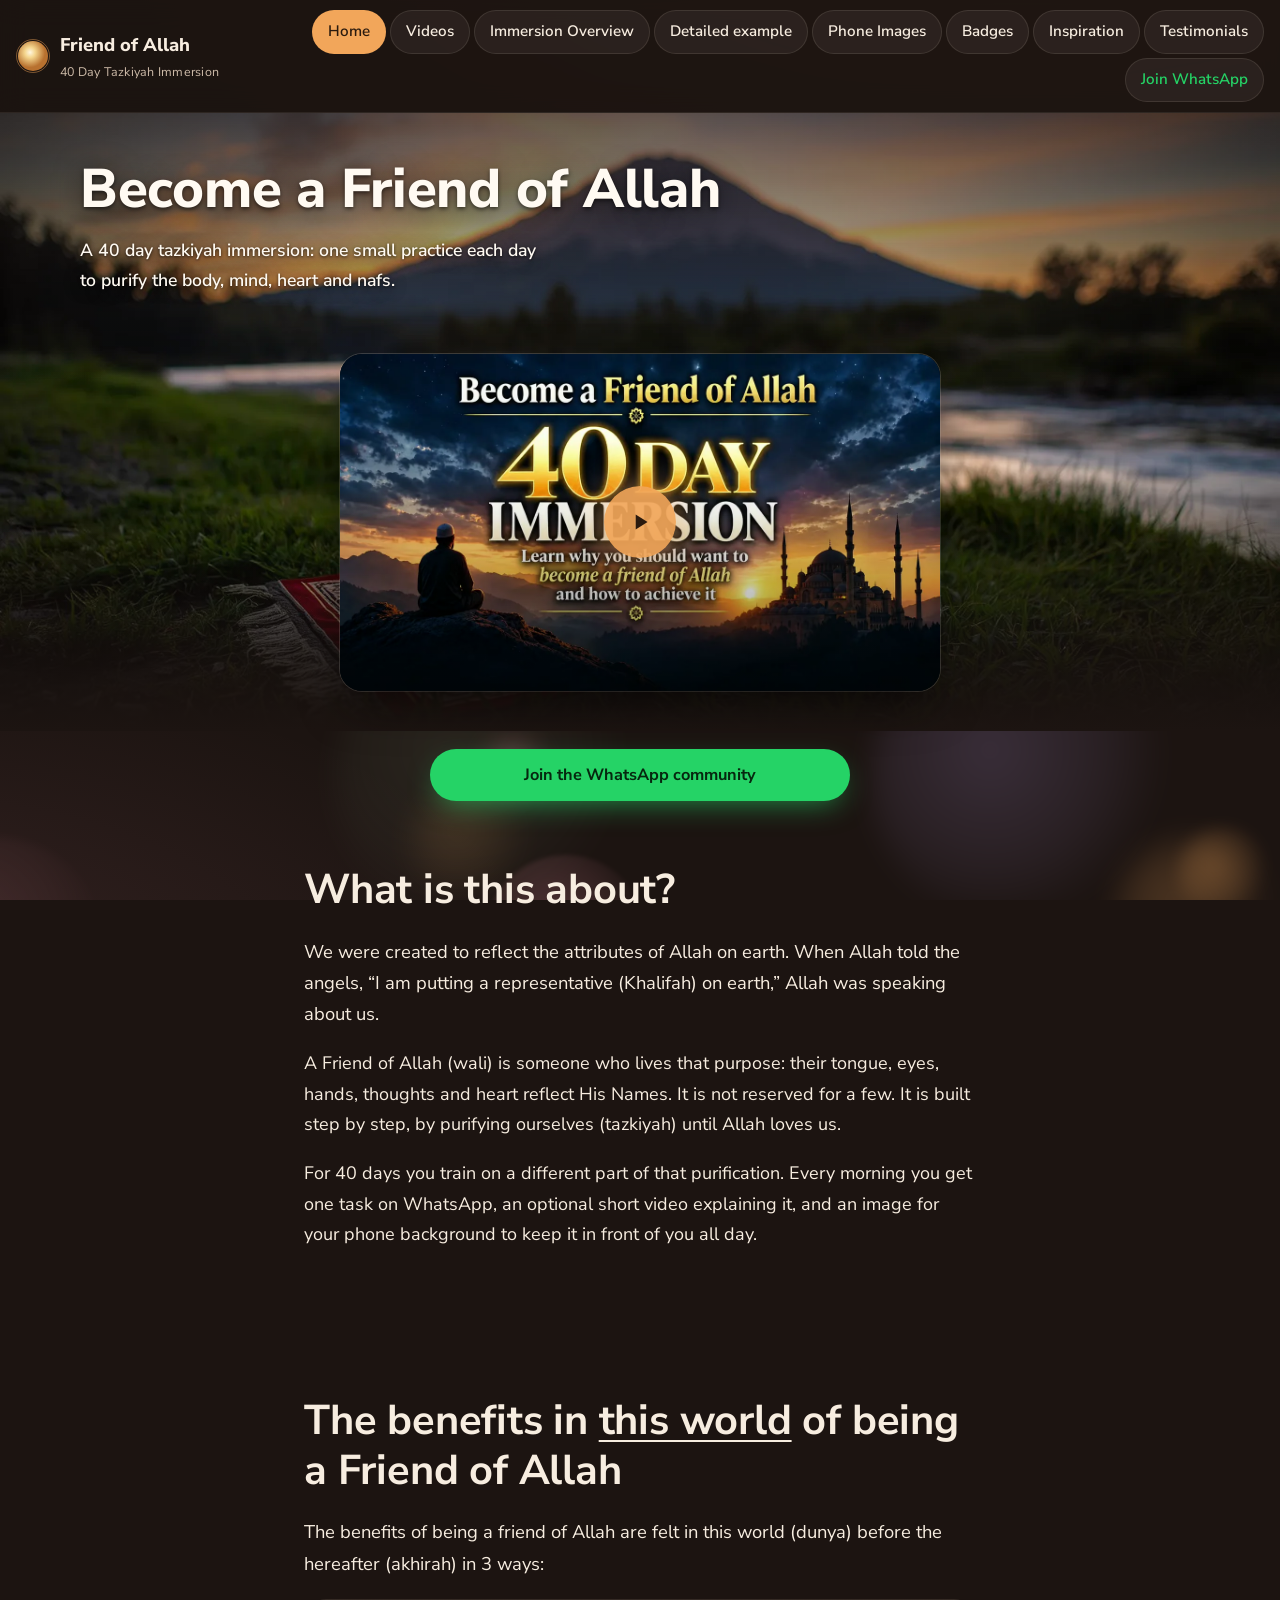
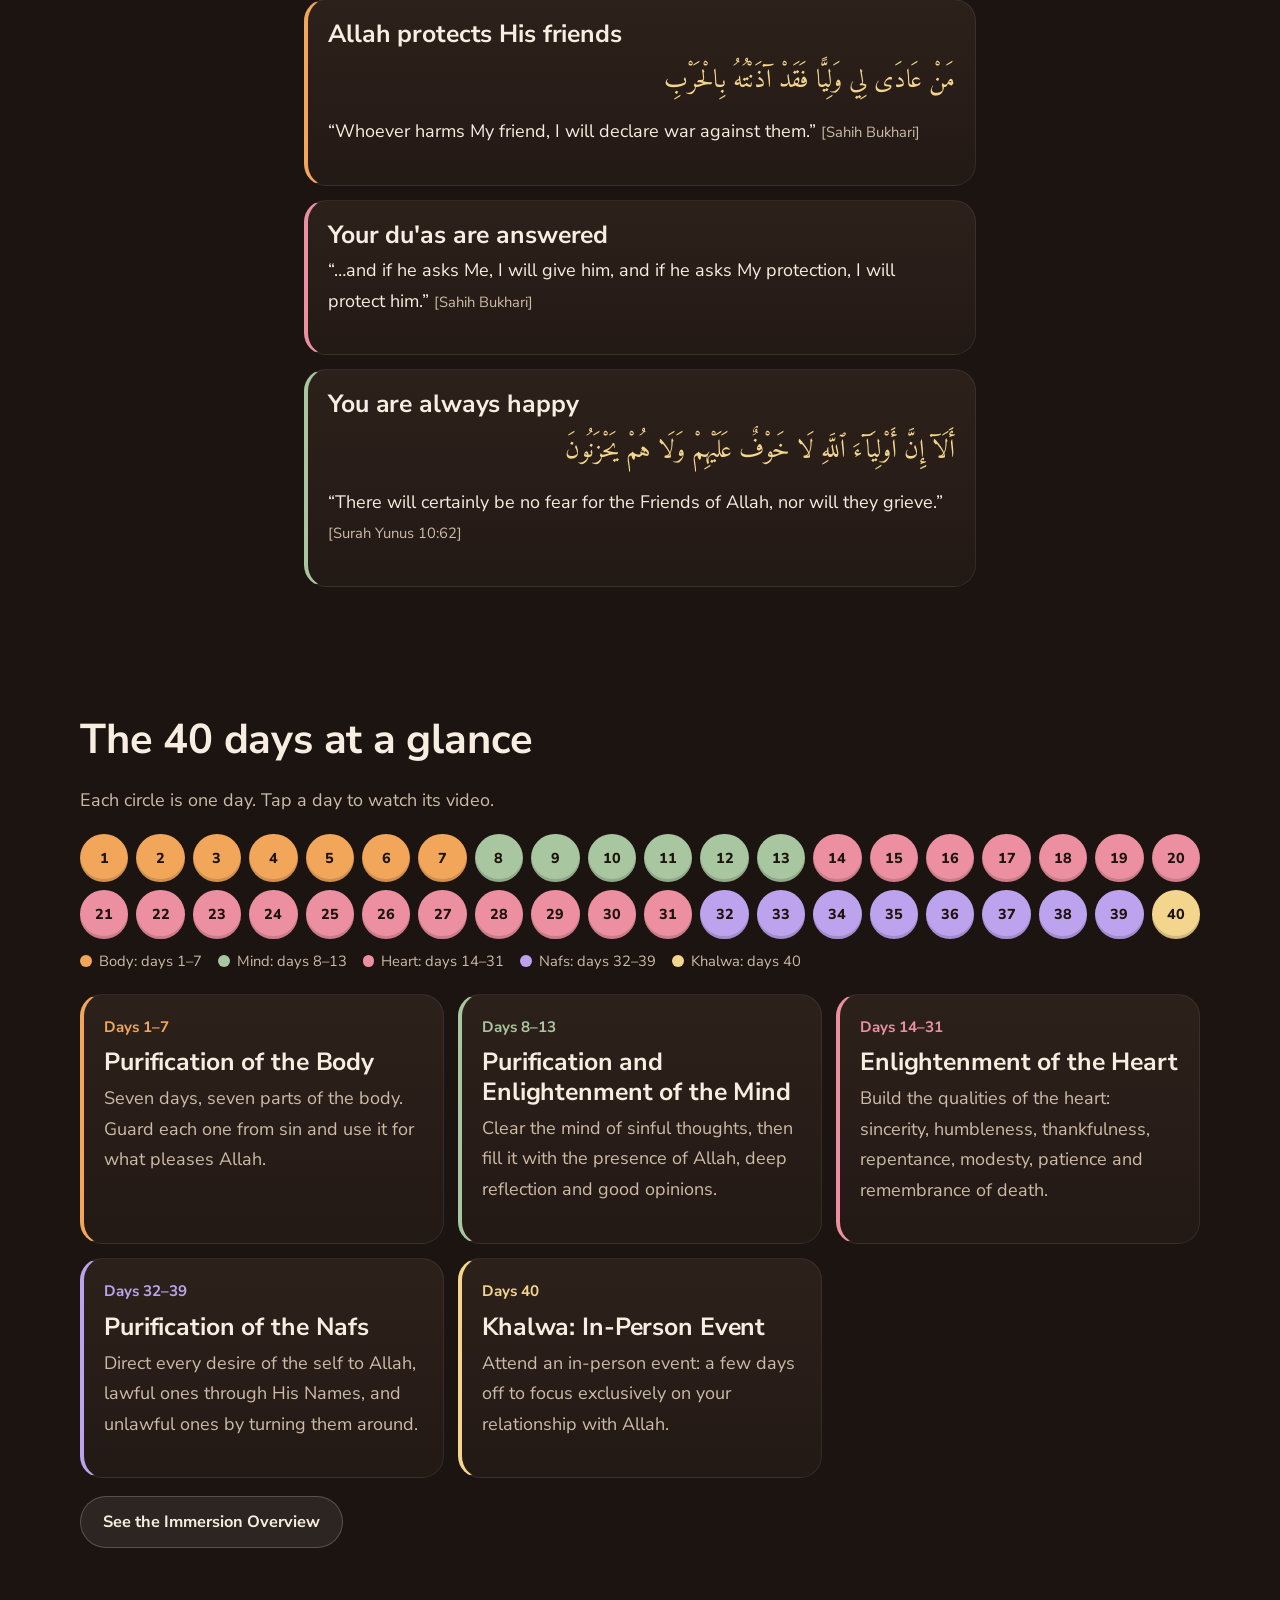
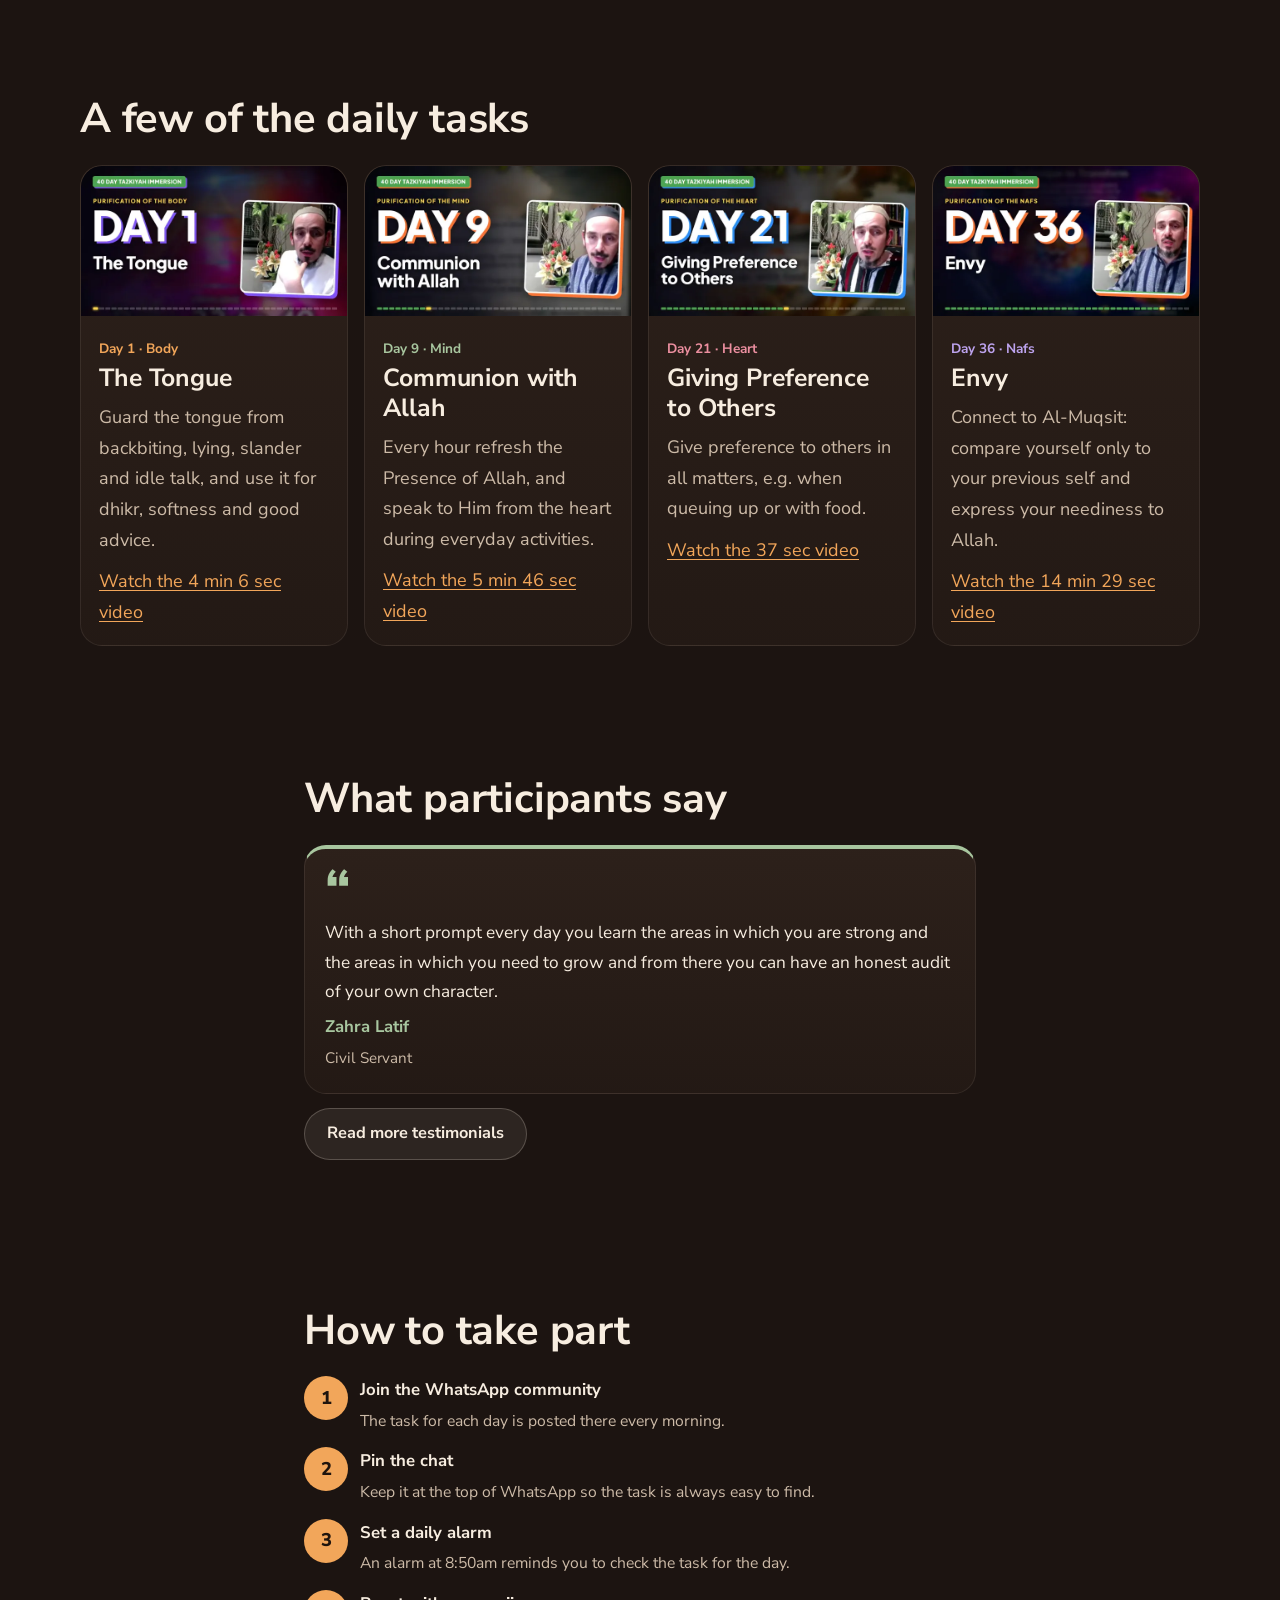
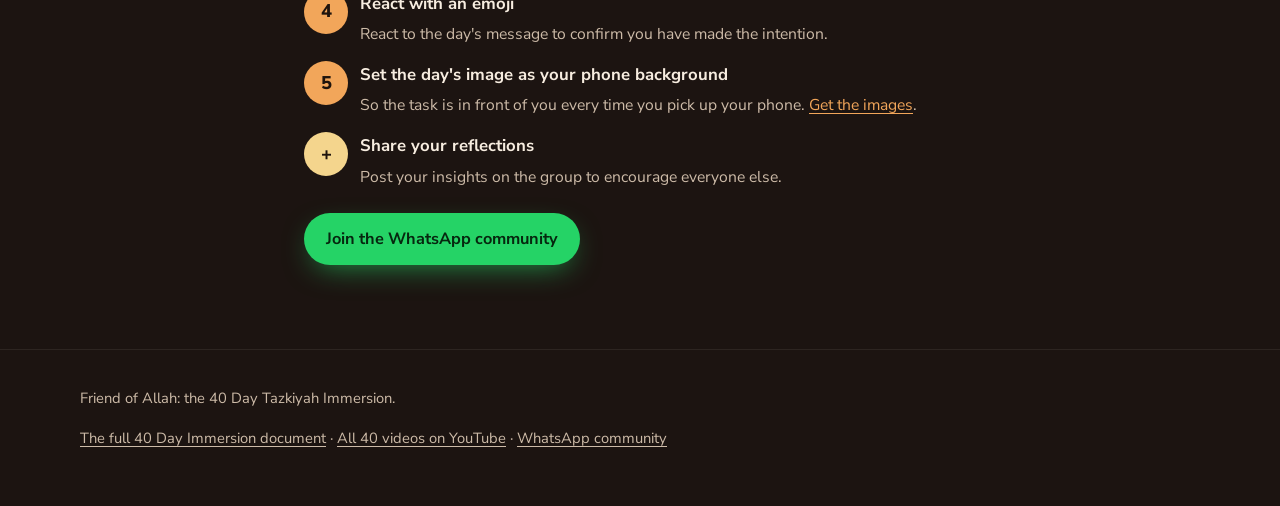
<file: index.html>
<!doctype html>
<html lang="en">
<head>
<meta charset="utf-8">
<meta name="viewport" content="width=device-width, initial-scale=1, viewport-fit=cover">
<title>Friend of Allah: 40 Day Tazkiyah Immersion</title>
<meta name="description" content="Become a Friend of Allah in 40 days: one small tazkiyah practice a day for the body, mind, heart and nafs, with a short video for every day.">
<link rel="canonical" href="https://friendofallah.com">
<meta property="og:title" content="Friend of Allah: 40 Day Tazkiyah Immersion">
<meta property="og:description" content="Become a Friend of Allah in 40 days: one small tazkiyah practice a day for the body, mind, heart and nafs, with a short video for every day.">
<meta property="og:type" content="website">
<meta property="og:url" content="https://friendofallah.com">
<meta property="og:image" content="https://friendofallah.com/img/og.jpg">
<meta name="theme-color" content="#1c1411">
<link rel="icon" href="/img/icon.svg" type="image/svg+xml">
<link rel="preconnect" href="https://fonts.googleapis.com">
<link rel="preconnect" href="https://fonts.gstatic.com" crossorigin>
<link href="https://fonts.googleapis.com/css2?family=Amiri:wght@400;700&family=Nunito+Sans:wght@400;600;700;800&display=swap" rel="stylesheet">
<link rel="stylesheet" href="/css/site.css?v=64bfcd0d">
</head>
<body>
<a class="skip" href="#main">Skip to content</a>
<div class="bokeh" aria-hidden="true"><i style="--s:90px;--x:92%;--y:92%;--c:var(--ember);--o:0.27;--b:8px;--t:21s;--dx:1px;--dy:18px"></i><i style="--s:160px;--x:38%;--y:95%;--c:var(--rose);--o:0.24;--b:2px;--t:33s;--dx:-29px;--dy:27px"></i><i style="--s:160px;--x:87%;--y:93%;--c:var(--ember);--o:0.23;--b:14px;--t:26s;--dx:16px;--dy:21px"></i><i style="--s:90px;--x:3%;--y:35%;--c:var(--ember);--o:0.27;--b:2px;--t:18s;--dx:11px;--dy:4px"></i><i style="--s:60px;--x:38%;--y:82%;--c:var(--rose);--o:0.36;--b:14px;--t:18s;--dx:3px;--dy:-16px"></i><i style="--s:160px;--x:60%;--y:24%;--c:var(--gold);--o:0.36;--b:4px;--t:39s;--dx:-16px;--dy:18px"></i><i style="--s:160px;--x:-8%;--y:48%;--c:var(--violet);--o:0.37;--b:2px;--t:23s;--dx:10px;--dy:16px"></i><i style="--s:120px;--x:32%;--y:87%;--c:var(--ember);--o:0.15;--b:14px;--t:34s;--dx:23px;--dy:28px"></i><i style="--s:300px;--x:26%;--y:70%;--c:var(--sage);--o:0.10;--b:14px;--t:36s;--dx:24px;--dy:-28px"></i><i style="--s:160px;--x:92%;--y:46%;--c:var(--sage);--o:0.18;--b:4px;--t:29s;--dx:5px;--dy:26px"></i><i style="--s:300px;--x:84%;--y:42%;--c:var(--ember);--o:0.17;--b:14px;--t:39s;--dx:2px;--dy:-24px"></i><i style="--s:90px;--x:40%;--y:42%;--c:var(--sage);--o:0.26;--b:2px;--t:33s;--dx:-28px;--dy:-11px"></i><i style="--s:300px;--x:68%;--y:70%;--c:var(--violet);--o:0.18;--b:14px;--t:38s;--dx:-20px;--dy:-20px"></i><i style="--s:220px;--x:-9%;--y:93%;--c:var(--rose);--o:0.11;--b:4px;--t:30s;--dx:2px;--dy:-8px"></i></div>
<header class="site-head">
  <a class="brand" href="/"><svg width="34" height="34" viewBox="0 0 34 34" aria-hidden="true"><defs><radialGradient id="g" cx="40%" cy="38%"><stop offset="0" stop-color="#fff6e0"/><stop offset=".35" stop-color="#f4d58d"/><stop offset="1" stop-color="#b8712f"/></radialGradient></defs><circle cx="17" cy="17" r="15" fill="url(#g)"/><circle cx="17" cy="17" r="16.5" fill="none" stroke="#f2a65a" stroke-opacity=".45"/></svg><span><b>Friend of Allah</b><small>40 Day Tazkiyah Immersion</small></span></a>
  <div class="head-actions">
    <a class="videos-btn" href="/videos">Videos</a>
    <button class="menu-btn" type="button" aria-expanded="false" aria-controls="site-menu" aria-label="Open menu"><span></span><span></span><span></span></button>
  </div>
  <nav class="tabs" id="site-menu" aria-label="Sections"><a href="/" aria-current="page">Home</a><a href="/videos" class="videos-tab">Videos</a><a href="/journey">Immersion Overview</a><a href="/tongue">Detailed example</a><a href="/wallpapers">Phone Images</a><a href="/badges">Badges</a><a href="/inspiration">Inspiration</a><a href="/testimonials">Testimonials</a><a href="/join" class="wa-tab">Join WhatsApp</a></nav>
</header>
<main id="main">

<section class="hero">
  <picture class="hero-img"><source media="(min-width: 40rem)" srcset="/img/bg/prayer-mat-1600.webp" width="1600" height="912"><img src="/img/bg/prayer-mat-820.webp" alt="A prayer mat on the grass beside a river, with a mountain at sunset" width="820" height="912" fetchpriority="high"></picture>
  <div class="wrap">
    <h1>Become a Friend of&nbsp;Allah</h1>
    <p>A 40 day tazkiyah immersion: one small practice each day to purify the body, mind, heart and nafs.</p>
  </div>
  <div class="wrap hero-video" id="talk"><div class="yt" data-id="M7Y5klw_W6U" data-title="Become a Friend of Allah: 40 Day Immersion talk"><img src="/img/talk-poster.webp" alt="" width="640" height="360" loading="lazy"><button type="button" aria-label="Play video: Become a Friend of Allah: 40 Day Immersion talk"><span><svg width="26" height="26" viewBox="0 0 24 24" aria-hidden="true"><path d="M8 5v14l11-7z" fill="#2a1a0e"/></svg></span></button></div></div>
</section>
<div class="wrap hero-cta"><div class="btns"><a class="btn wa" href="https://chat.whatsapp.com/KP9KJjJTYYQGTF67vCUouw" rel="noopener">Join the WhatsApp community</a></div></div>

<section><div class="wrap narrow">
  <h2>What is this about?</h2>
  <p class="lead">We were created to reflect the attributes of Allah on earth. When Allah told the angels, “I am putting a representative (Khalifah) on earth,” Allah was speaking about us.</p>
  <p>A Friend of Allah (wali) is someone who lives that purpose: their tongue, eyes, hands, thoughts and heart reflect His Names. It is not reserved for a few. It is built step by step, by purifying ourselves (tazkiyah) until Allah loves us.</p>
  <p>For 40 days you train on a different part of that purification. Every morning you get one task on WhatsApp, an optional short video explaining it, and an image for your phone background to keep it in front of you all day.</p>
</div></section>

<section><div class="wrap narrow">
  <h2>The benefits in <u>this world</u> of being a Friend of Allah</h2>
  <p class="lead">The benefits of being a friend of Allah are felt in this world (dunya) before the hereafter (akhirah) in 3 ways:</p>
  <div class="stages" style="grid-template-columns:1fr">
    <article class="panel stage body-c"><h3>Allah protects His friends</h3><p class="arabic" lang="ar">مَنْ عَادَى لِي وَلِيًّا فَقَدْ آذَنْتُهُ بِالْحَرْبِ</p><p>“Whoever harms My friend, I will declare war against them.” <span class="ref">[Sahih Bukhari]</span></p></article>
    <article class="panel stage heart-c"><h3>Your du'as are answered</h3><p>“…and if he asks Me, I will give him, and if he asks My protection, I will protect him.” <span class="ref">[Sahih Bukhari]</span></p></article>
    <article class="panel stage mind-c"><h3>You are always happy</h3><p class="arabic" lang="ar">أَلَآ إِنَّ أَوْلِيَآءَ ٱللَّهِ لَا خَوْفٌ عَلَيْهِمْ وَلَا هُمْ يَحْزَنُونَ</p><p>“There will certainly be no fear for the Friends of Allah, nor will they grieve.” <span class="ref">[Surah Yunus 10:62]</span></p></article>
  </div>
</div></section>

<section><div class="wrap">
  <h2>The 40 days at a glance</h2>
  <p class="muted">Each circle is one day. Tap a day to watch its video.</p>
  <ol class="lights" aria-label="The 40 days"><li class="body-c"><a href="/videos#day-1" aria-label="Day 1: The Tongue">1</a></li><li class="body-c"><a href="/videos#day-2" aria-label="Day 2: The Ears">2</a></li><li class="body-c"><a href="/videos#day-3" aria-label="Day 3: The Eyes">3</a></li><li class="body-c"><a href="/videos#day-4" aria-label="Day 4: The Hands">4</a></li><li class="body-c"><a href="/videos#day-5" aria-label="Day 5: The Private Parts">5</a></li><li class="body-c"><a href="/videos#day-6" aria-label="Day 6: The Feet">6</a></li><li class="body-c"><a href="/videos#day-7" aria-label="Day 7: The Stomach">7</a></li><li class="mind-c"><a href="/videos#day-8" aria-label="Day 8: Negating Sinful Thoughts">8</a></li><li class="mind-c"><a href="/videos#day-9" aria-label="Day 9: Communion with Allah">9</a></li><li class="mind-c"><a href="/videos#day-10" aria-label="Day 10: Deep Thinking">10</a></li><li class="mind-c"><a href="/videos#day-11" aria-label="Day 11: Act on Good Thoughts">11</a></li><li class="mind-c"><a href="/videos#day-12" aria-label="Day 12: Good Opinions">12</a></li><li class="mind-c"><a href="/videos#day-13" aria-label="Day 13: Serving Without Expectation">13</a></li><li class="heart-c"><a href="/videos#day-14" aria-label="Day 14: Sincerity for the Akhirah">14</a></li><li class="heart-c"><a href="/videos#day-15" aria-label="Day 15: Meeting &amp; Parting for Allah">15</a></li><li class="heart-c"><a href="/videos#day-16" aria-label="Day 16: Worship Out of Love">16</a></li><li class="heart-c"><a href="/videos#day-17" aria-label="Day 17: Allah&#x27;s Majesty">17</a></li><li class="heart-c"><a href="/videos#day-18" aria-label="Day 18: Reflecting on Blessings">18</a></li><li class="heart-c"><a href="/videos#day-19" aria-label="Day 19: Serving Others">19</a></li><li class="heart-c"><a href="/videos#day-20" aria-label="Day 20: Attributing Goodness to Allah">20</a></li><li class="heart-c"><a href="/videos#day-21" aria-label="Day 21: Giving Preference to Others">21</a></li><li class="heart-c"><a href="/videos#day-22" aria-label="Day 22: Attributing Blessings to Allah">22</a></li><li class="heart-c"><a href="/videos#day-23" aria-label="Day 23: Recounting 10 Blessings">23</a></li><li class="heart-c"><a href="/videos#day-24" aria-label="Day 24: Thanking the Means">24</a></li><li class="heart-c"><a href="/videos#day-25" aria-label="Day 25: Thanking Allah for Allah">25</a></li><li class="heart-c"><a href="/videos#day-26" aria-label="Day 26: Praying for Those You Wronged">26</a></li><li class="heart-c"><a href="/videos#day-27" aria-label="Day 27: Forgiveness for Ingratitude">27</a></li><li class="heart-c"><a href="/videos#day-28" aria-label="Day 28: Modesty in Presence">28</a></li><li class="heart-c"><a href="/videos#day-29" aria-label="Day 29: Patience in Difficulty">29</a></li><li class="heart-c"><a href="/videos#day-30" aria-label="Day 30: Helping Others">30</a></li><li class="heart-c"><a href="/videos#day-31" aria-label="Day 31: Your Final Prayer">31</a></li><li class="nafs-c"><a href="/videos#day-32" aria-label="Day 32: Basic Desires">32</a></li><li class="nafs-c"><a href="/videos#day-33" aria-label="Day 33: Knowledge &amp; Development">33</a></li><li class="nafs-c"><a href="/videos#day-34" aria-label="Day 34: Acknowledgment &amp; Approval">34</a></li><li class="nafs-c"><a href="/videos#day-35" aria-label="Day 35: Control &amp; Power">35</a></li><li class="nafs-c"><a href="/videos#day-36" aria-label="Day 36: Envy">36</a></li><li class="nafs-c"><a href="/videos#day-37" aria-label="Day 37: Arrogance">37</a></li><li class="nafs-c"><a href="/videos#day-38" aria-label="Day 38: Pride">38</a></li><li class="nafs-c"><a href="/videos#day-39" aria-label="Day 39: Showing Off">39</a></li><li class="khalwa-c"><a href="/videos#day-40" aria-label="Day 40: Attend an in-person event (khalwa)">40</a></li></ol><ul class="legend"><li class="body-c">Body: days 1–7</li><li class="mind-c">Mind: days 8–13</li><li class="heart-c">Heart: days 14–31</li><li class="nafs-c">Nafs: days 32–39</li><li class="khalwa-c">Khalwa: days 40</li></ul>
  <div class="stages"><article class="panel stage body-c"><p class="days">Days 1–7</p><h3>Purification of the Body</h3><p class="muted">Seven days, seven parts of the body. Guard each one from sin and use it for what pleases Allah.</p></article><article class="panel stage mind-c"><p class="days">Days 8–13</p><h3>Purification and Enlightenment of the Mind</h3><p class="muted">Clear the mind of sinful thoughts, then fill it with the presence of Allah, deep reflection and good opinions.</p></article><article class="panel stage heart-c"><p class="days">Days 14–31</p><h3>Enlightenment of the Heart</h3><p class="muted">Build the qualities of the heart: sincerity, humbleness, thankfulness, repentance, modesty, patience and remembrance of death.</p></article><article class="panel stage nafs-c"><p class="days">Days 32–39</p><h3>Purification of the Nafs</h3><p class="muted">Direct every desire of the self to Allah, lawful ones through His Names, and unlawful ones by turning them around.</p></article><article class="panel stage khalwa-c"><p class="days">Days 40</p><h3>Khalwa: In-Person Event</h3><p class="muted">Attend an in-person event: a few days off to focus exclusively on your relationship with Allah.</p></article></div>
  <p style="margin-top:18px"><a class="btn ghost" href="/journey">See the Immersion Overview</a></p>
</div></section>

<section><div class="wrap">
  <h2>A few of the daily tasks</h2>
  <div class="samples"><article class="panel sample body-c"><a href="/videos#day-1"><img src="/img/thumbs/day-1.webp" alt="" width="640" height="360" loading="lazy"></a>
<div class="in"><span class="tag">Day 1 · Body</span><h3>The Tongue</h3><p>Guard the tongue from backbiting, lying, slander and idle talk, and use it for dhikr, softness and good advice.</p><a href="/videos#day-1">Watch the 4 min 6 sec video</a></div></article><article class="panel sample mind-c"><a href="/videos#day-9"><img src="/img/thumbs/day-9.webp" alt="" width="640" height="360" loading="lazy"></a>
<div class="in"><span class="tag">Day 9 · Mind</span><h3>Communion with Allah</h3><p>Every hour refresh the Presence of Allah, and speak to Him from the heart during everyday activities.</p><a href="/videos#day-9">Watch the 5 min 46 sec video</a></div></article><article class="panel sample heart-c"><a href="/videos#day-21"><img src="/img/thumbs/day-21.webp" alt="" width="640" height="360" loading="lazy"></a>
<div class="in"><span class="tag">Day 21 · Heart</span><h3>Giving Preference to Others</h3><p>Give preference to others in all matters, e.g. when queuing up or with food.</p><a href="/videos#day-21">Watch the 37 sec video</a></div></article><article class="panel sample nafs-c"><a href="/videos#day-36"><img src="/img/thumbs/day-36.webp" alt="" width="640" height="360" loading="lazy"></a>
<div class="in"><span class="tag">Day 36 · Nafs</span><h3>Envy</h3><p>Connect to Al-Muqsit: compare yourself only to your previous self and express your neediness to Allah.</p><a href="/videos#day-36">Watch the 14 min 29 sec video</a></div></article></div>
</div></section>

<section><div class="wrap narrow">
  <h2>What participants say</h2>
  <figure class="panel quote mind-c"><blockquote><p>With a short prompt every day you learn the areas in which you are strong and the areas in which you need to grow and from there you can have an honest audit of your own character.</p></blockquote><figcaption><b>Zahra Latif</b><span>Civil Servant</span></figcaption></figure>
  <p style="margin-top:14px"><a class="btn ghost" href="/testimonials">Read more testimonials</a></p>
</div></section>

<section><div class="wrap narrow">
  <h2>How to take part</h2>
  <ol class="steps">
    <li><div><b>Join the WhatsApp community</b><span>The task for each day is posted there every morning.</span></div></li>
    <li><div><b>Pin the chat</b><span>Keep it at the top of WhatsApp so the task is always easy to find.</span></div></li>
    <li><div><b>Set a daily alarm</b><span>An alarm at 8:50am reminds you to check the task for the day.</span></div></li>
    <li><div><b>React with an emoji</b><span>React to the day's message to confirm you have made the intention.</span></div></li>
    <li><div><b>Set the day's image as your phone background</b><span>So the task is in front of you every time you pick up your phone. <a href="/wallpapers">Get the images</a>.</span></div></li>
    <li class="bonus"><div><b>Share your reflections</b><span>Post your insights on the group to encourage everyone else.</span></div></li>
  </ol>
  <div class="btns"><a class="btn wa" href="https://chat.whatsapp.com/KP9KJjJTYYQGTF67vCUouw" rel="noopener">Join the WhatsApp community</a></div>
</div></section>

</main>
<footer class="site-foot"><div class="wrap">
  <p>Friend of Allah: the 40 Day Tazkiyah Immersion.</p>
  <p><a href="/downloads/40-Day-Immersion.pdf">The full 40 Day Immersion document</a> · <a href="https://www.youtube.com/playlist?list=PLGFzjWrMECoU">All 40 videos on YouTube</a> · <a href="https://chat.whatsapp.com/KP9KJjJTYYQGTF67vCUouw">WhatsApp community</a></p>
</div></footer>
<div class="join-bar"><a class="btn wa" href="https://chat.whatsapp.com/KP9KJjJTYYQGTF67vCUouw" rel="noopener">Join the WhatsApp community</a></div>
<script src="/js/site.js?v=bbf34fd4" defer></script>
</body>
</html>
</file>
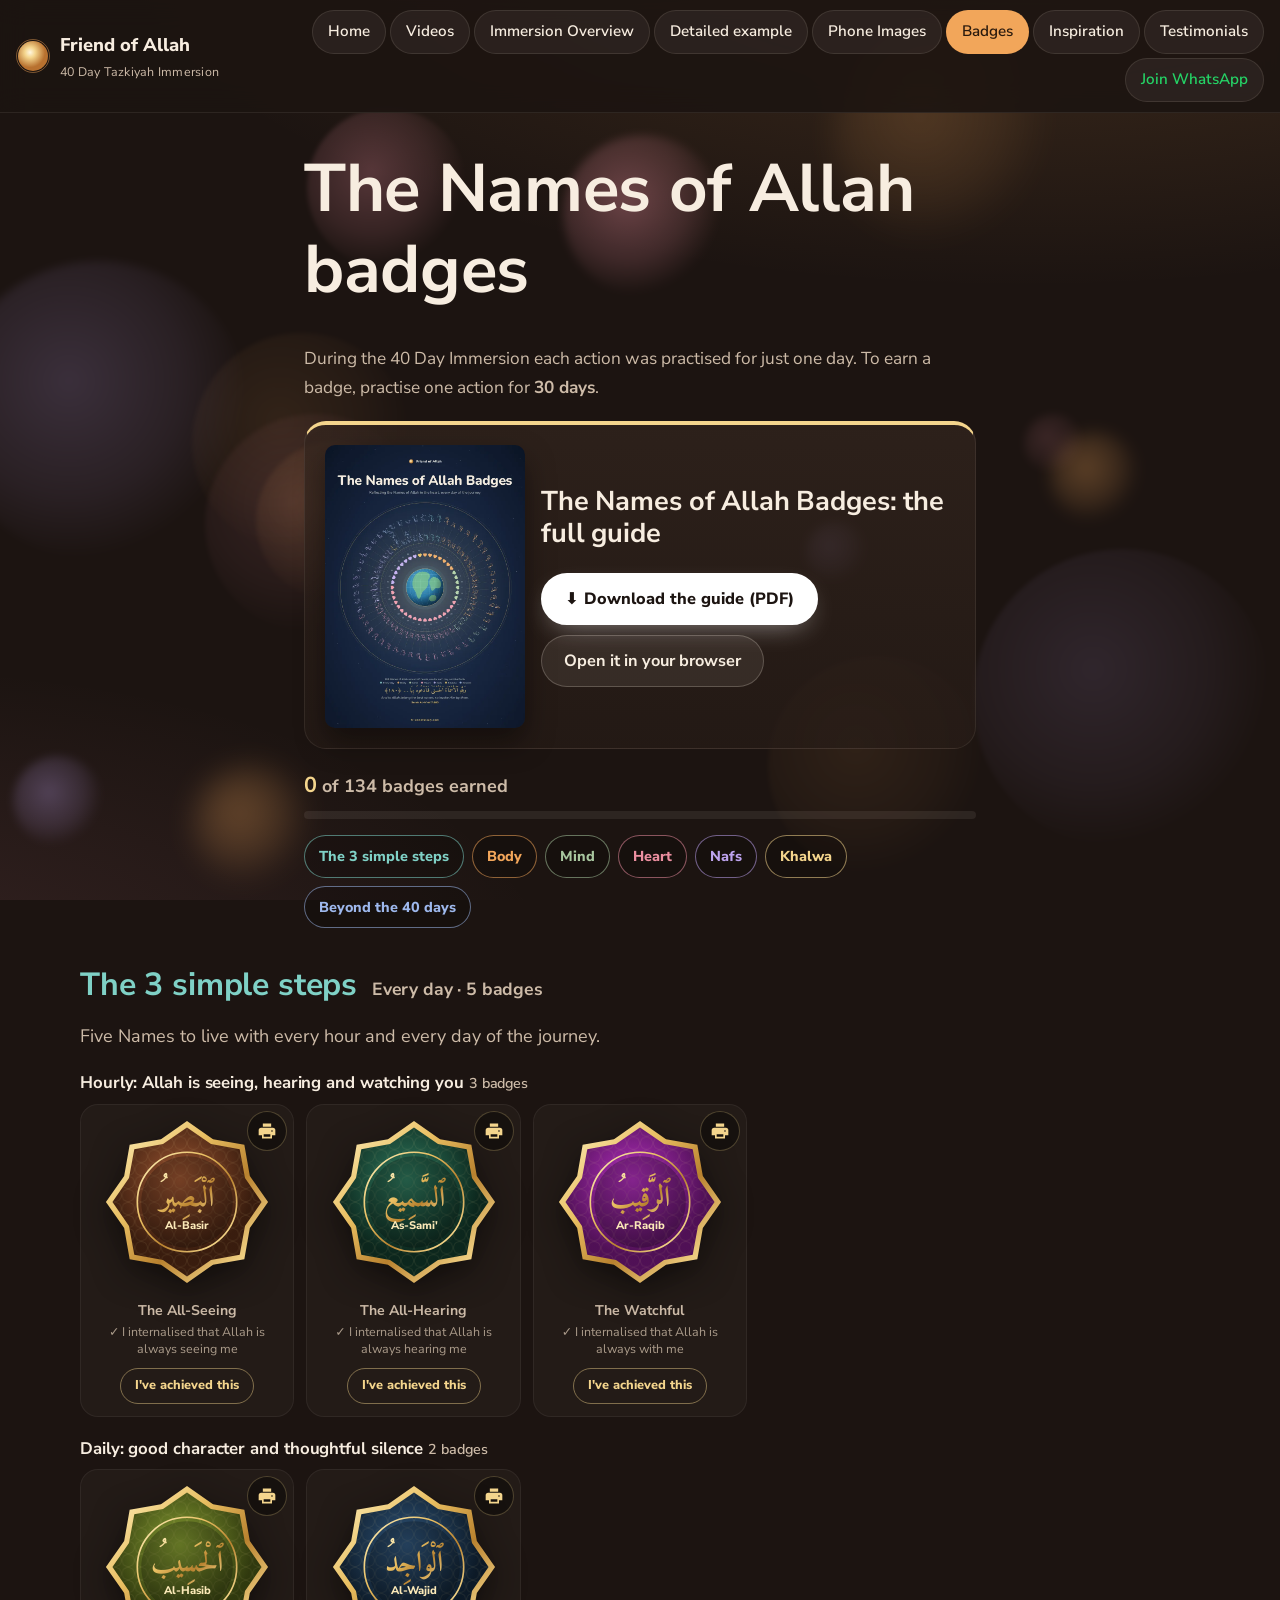
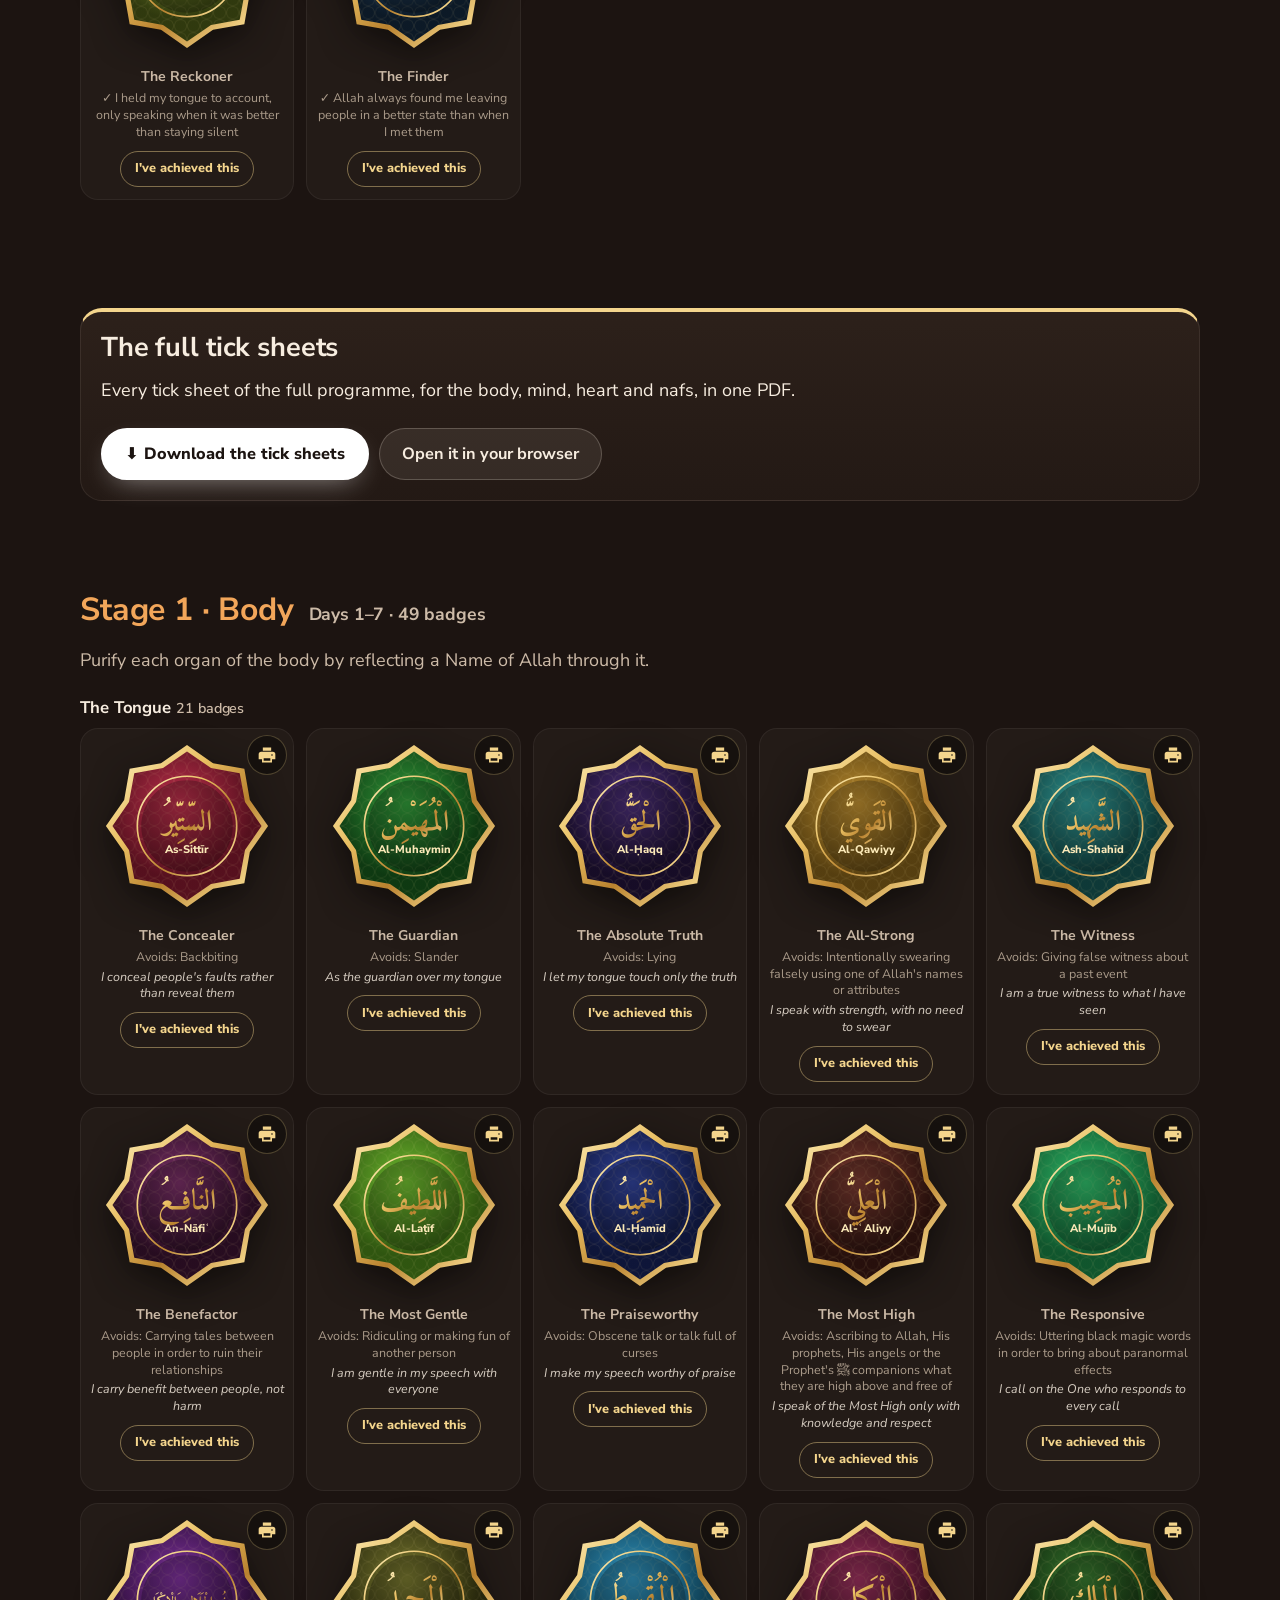
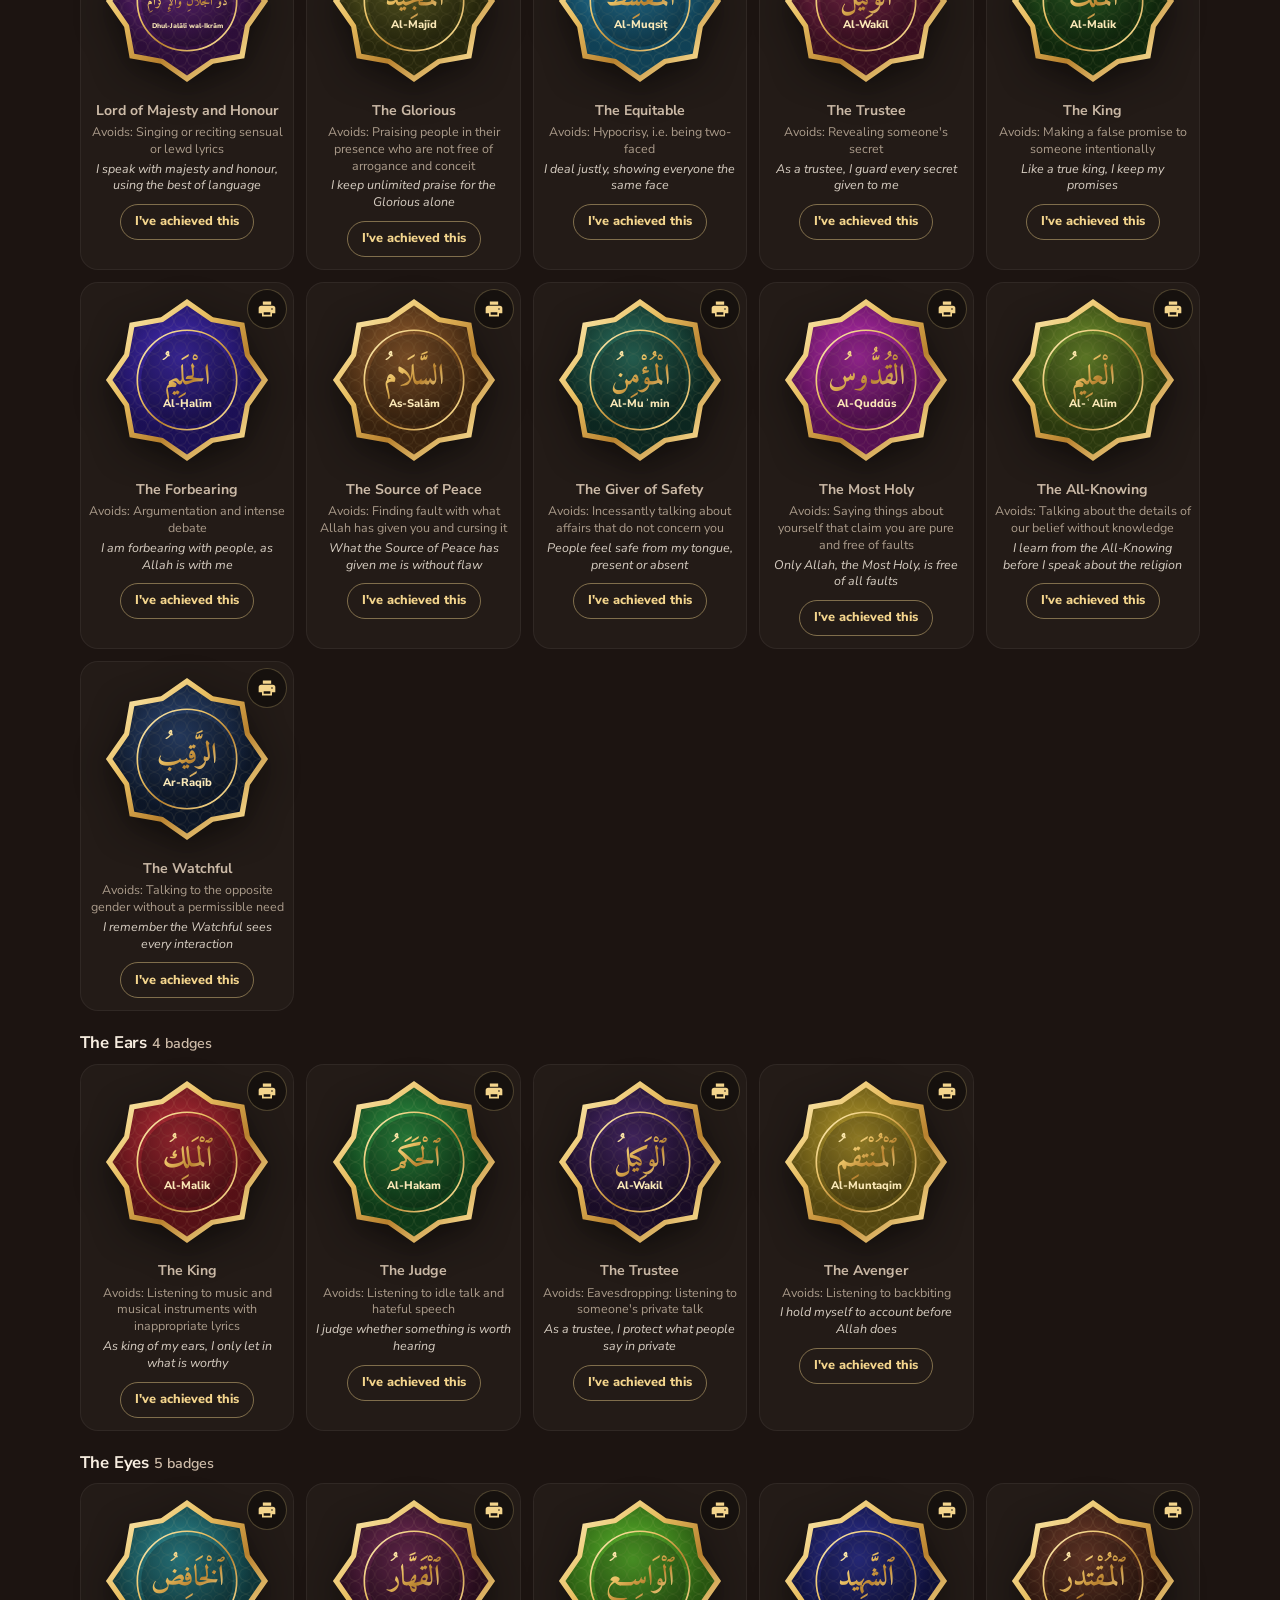
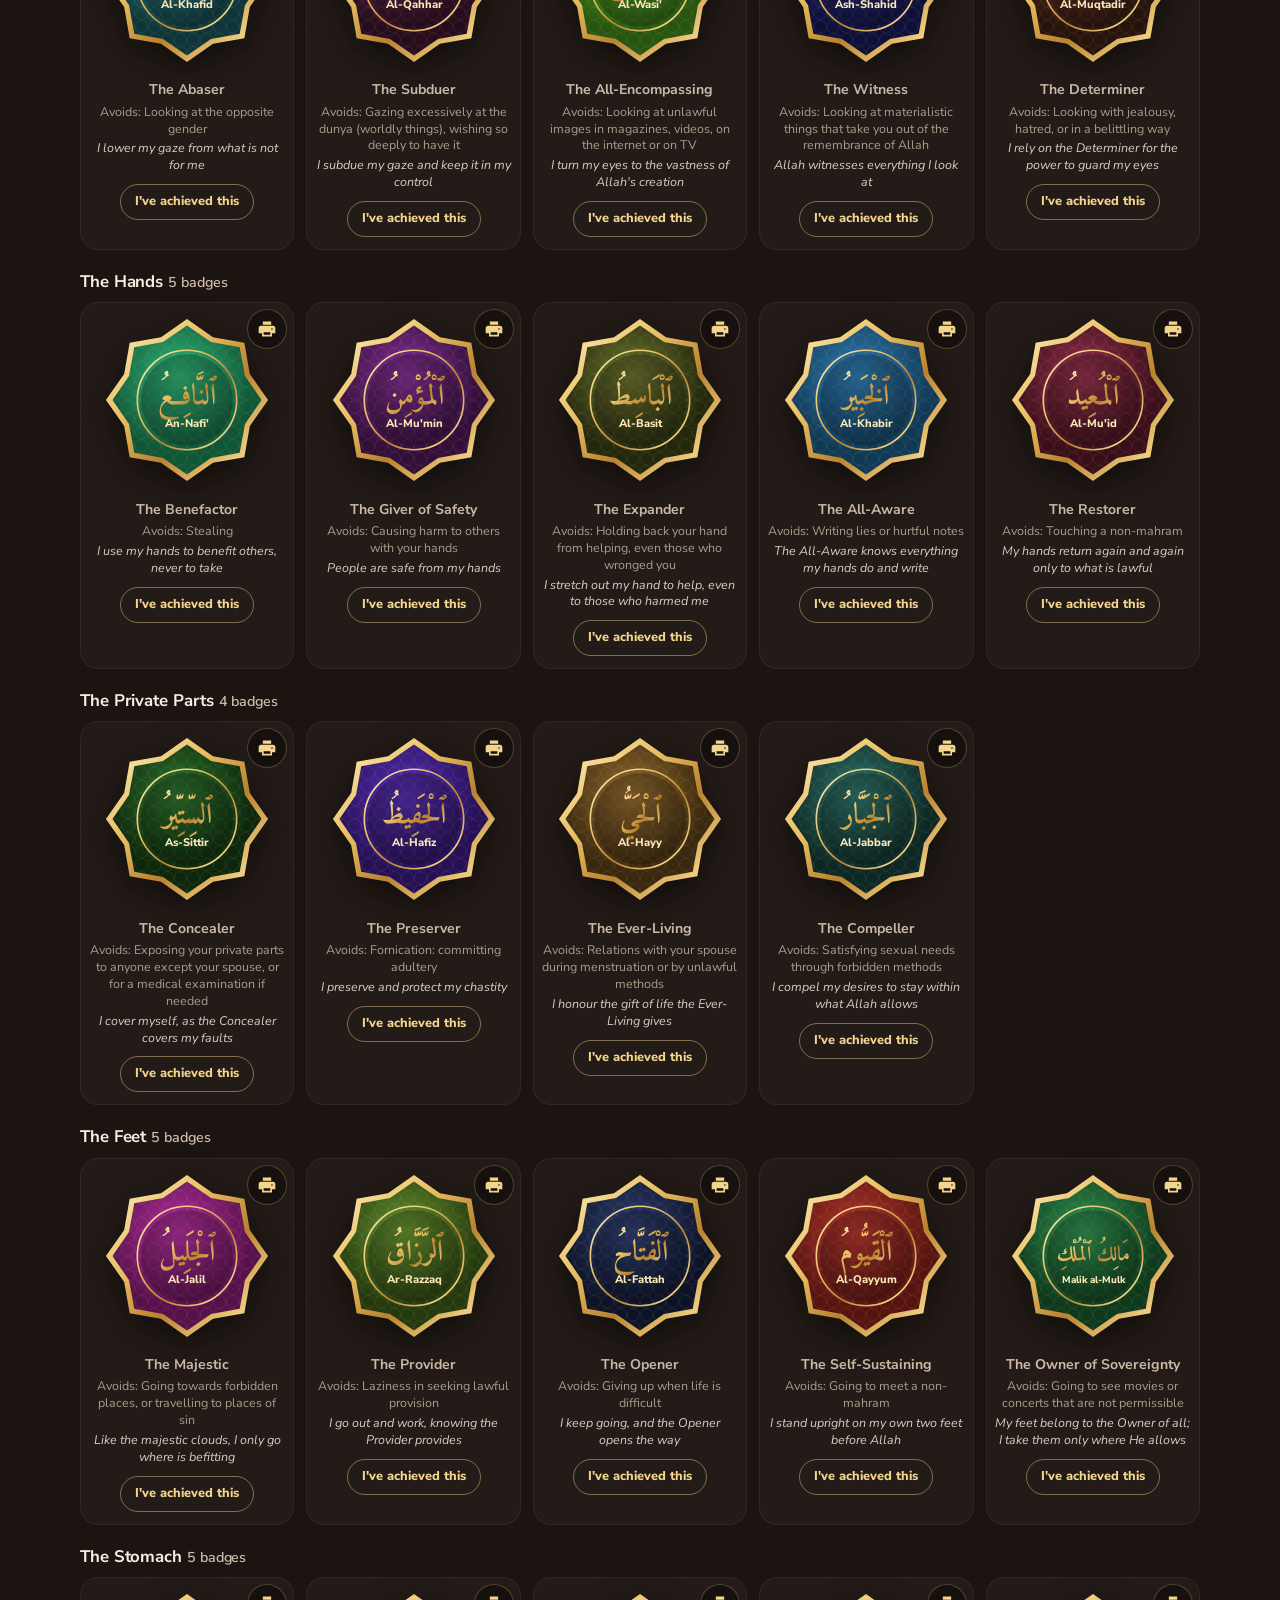
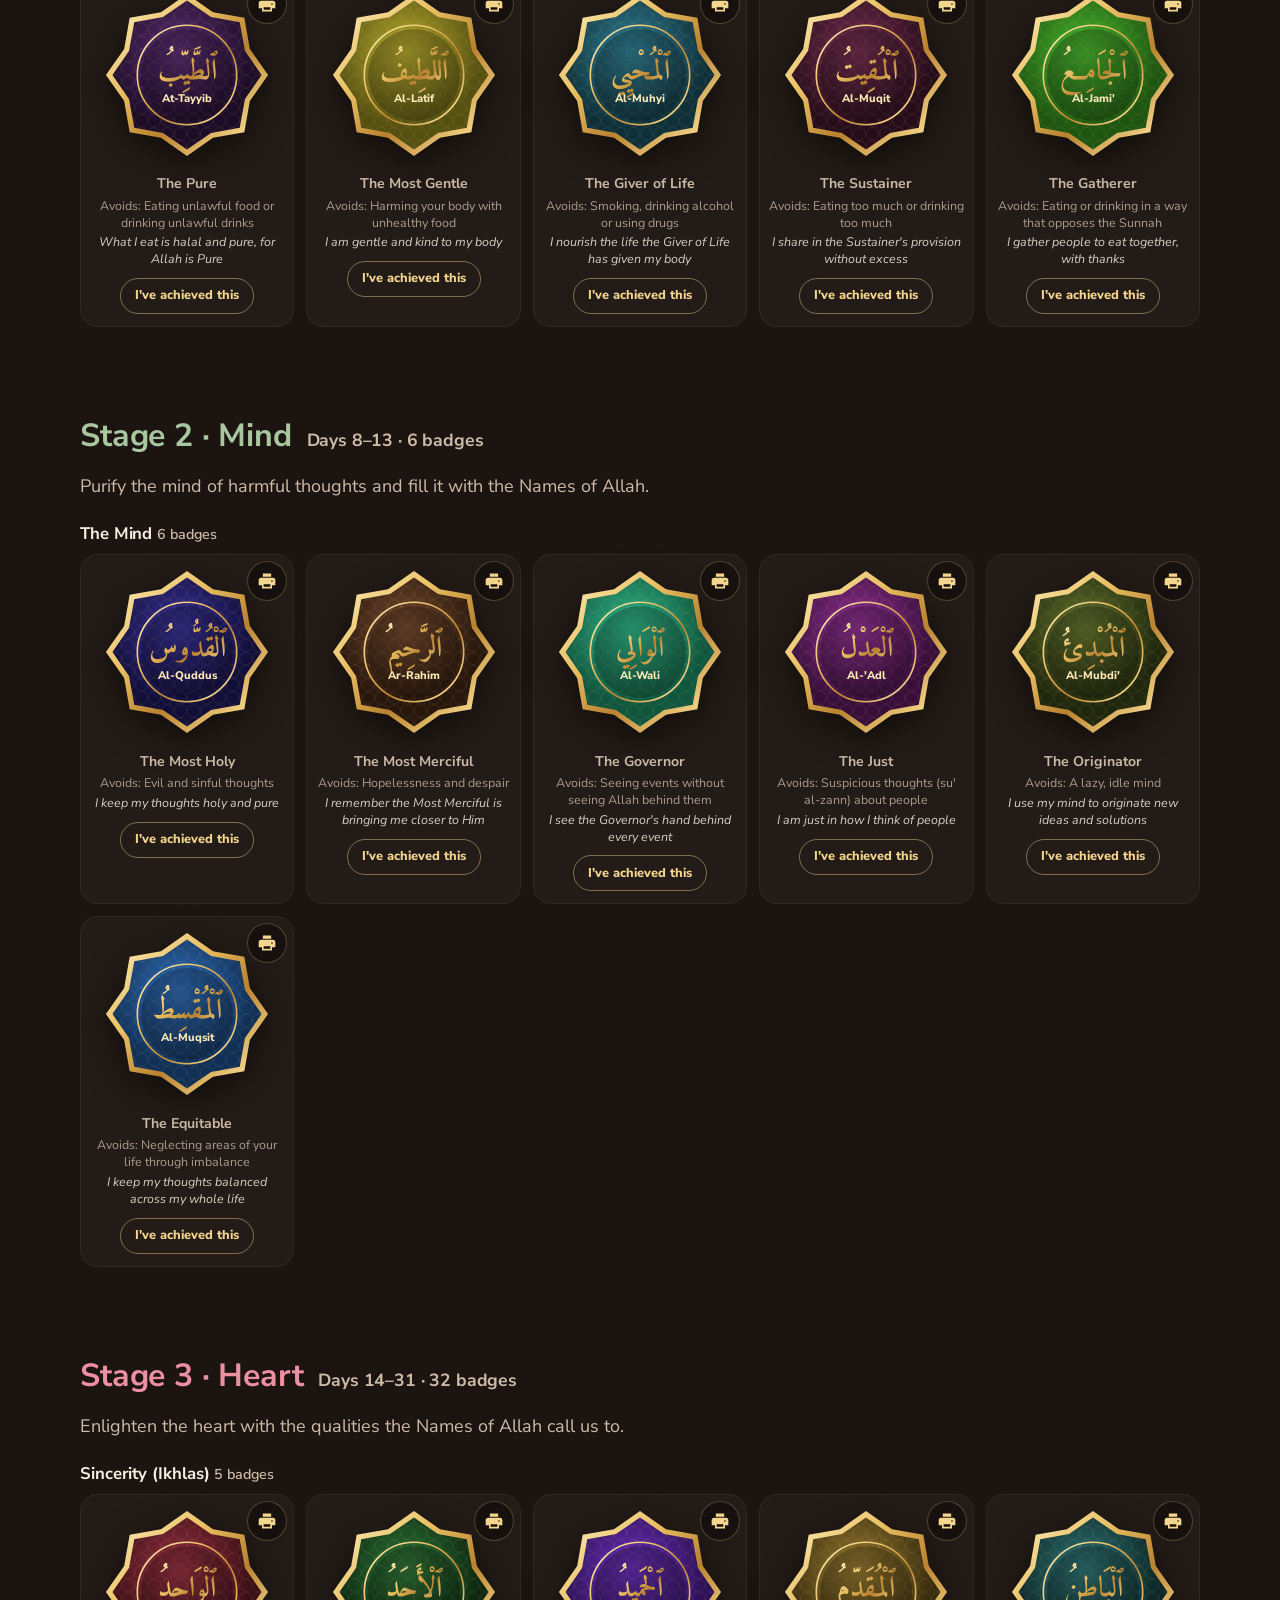
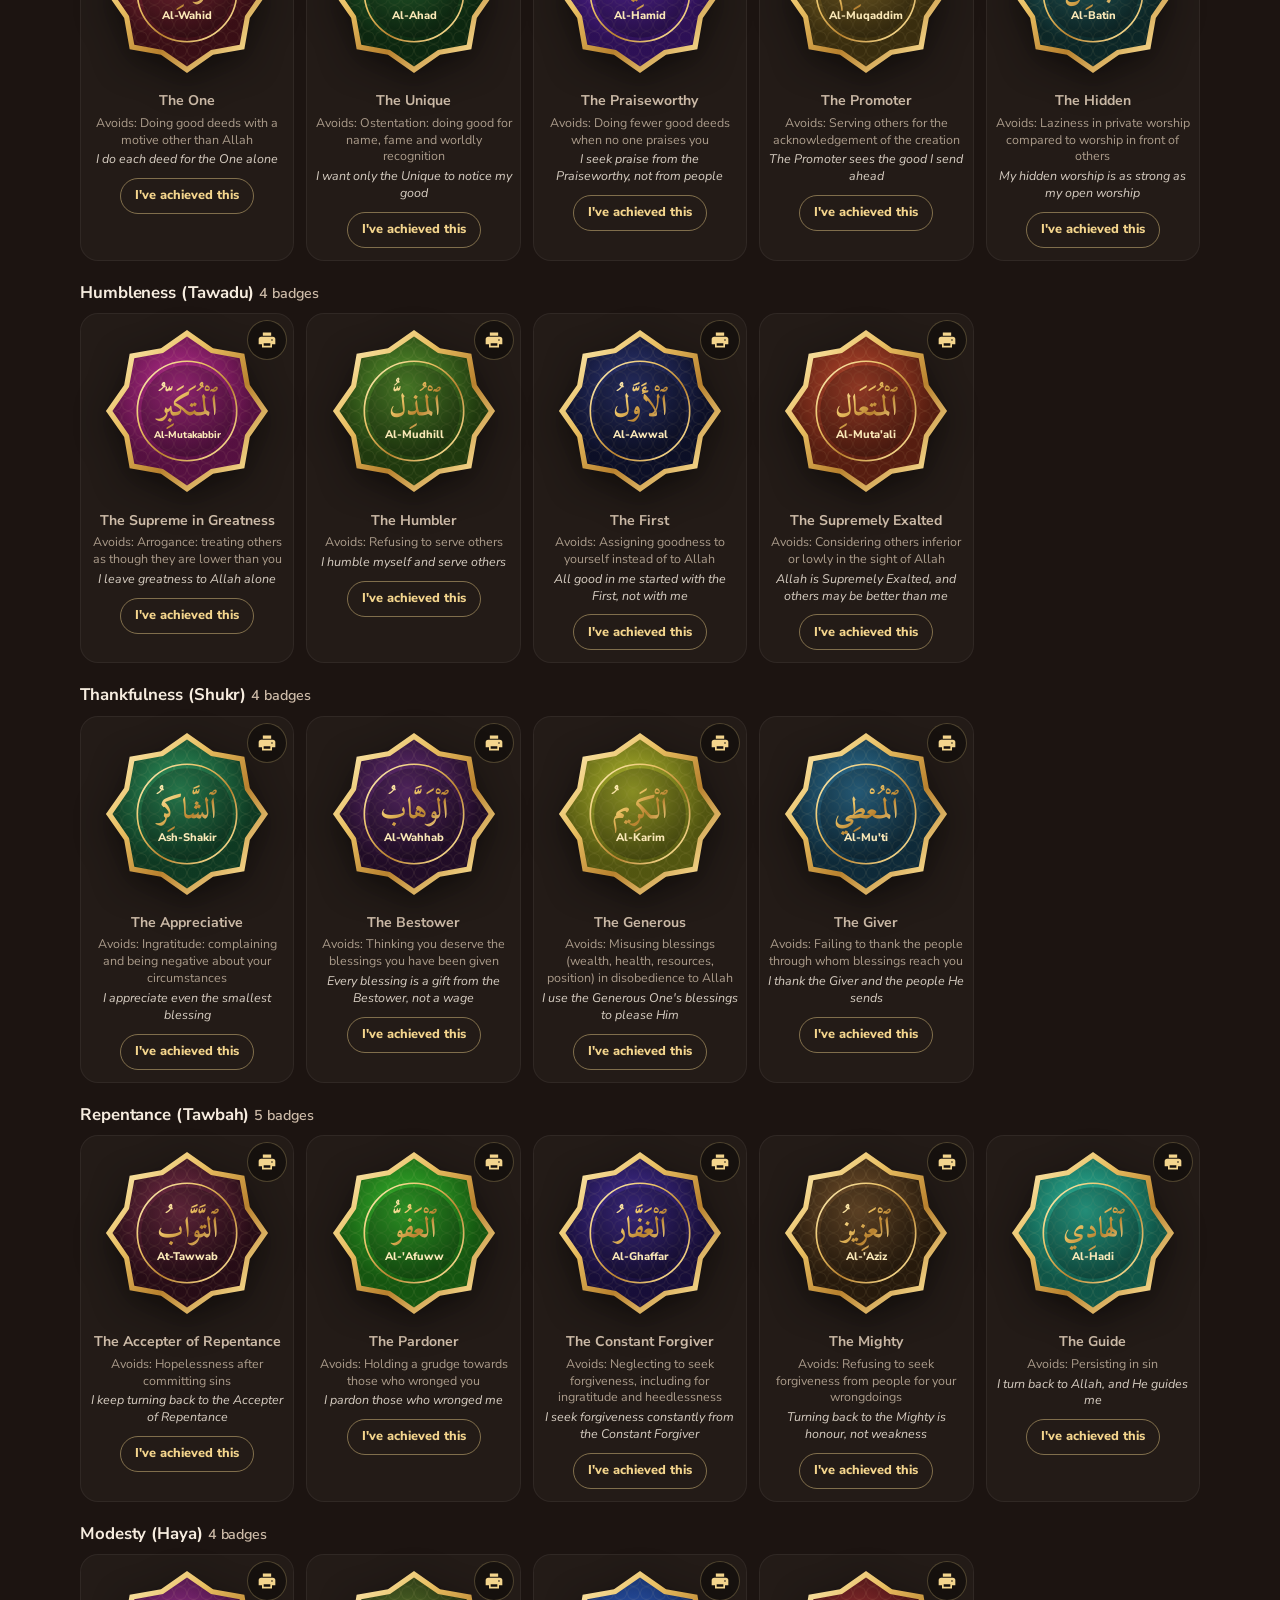
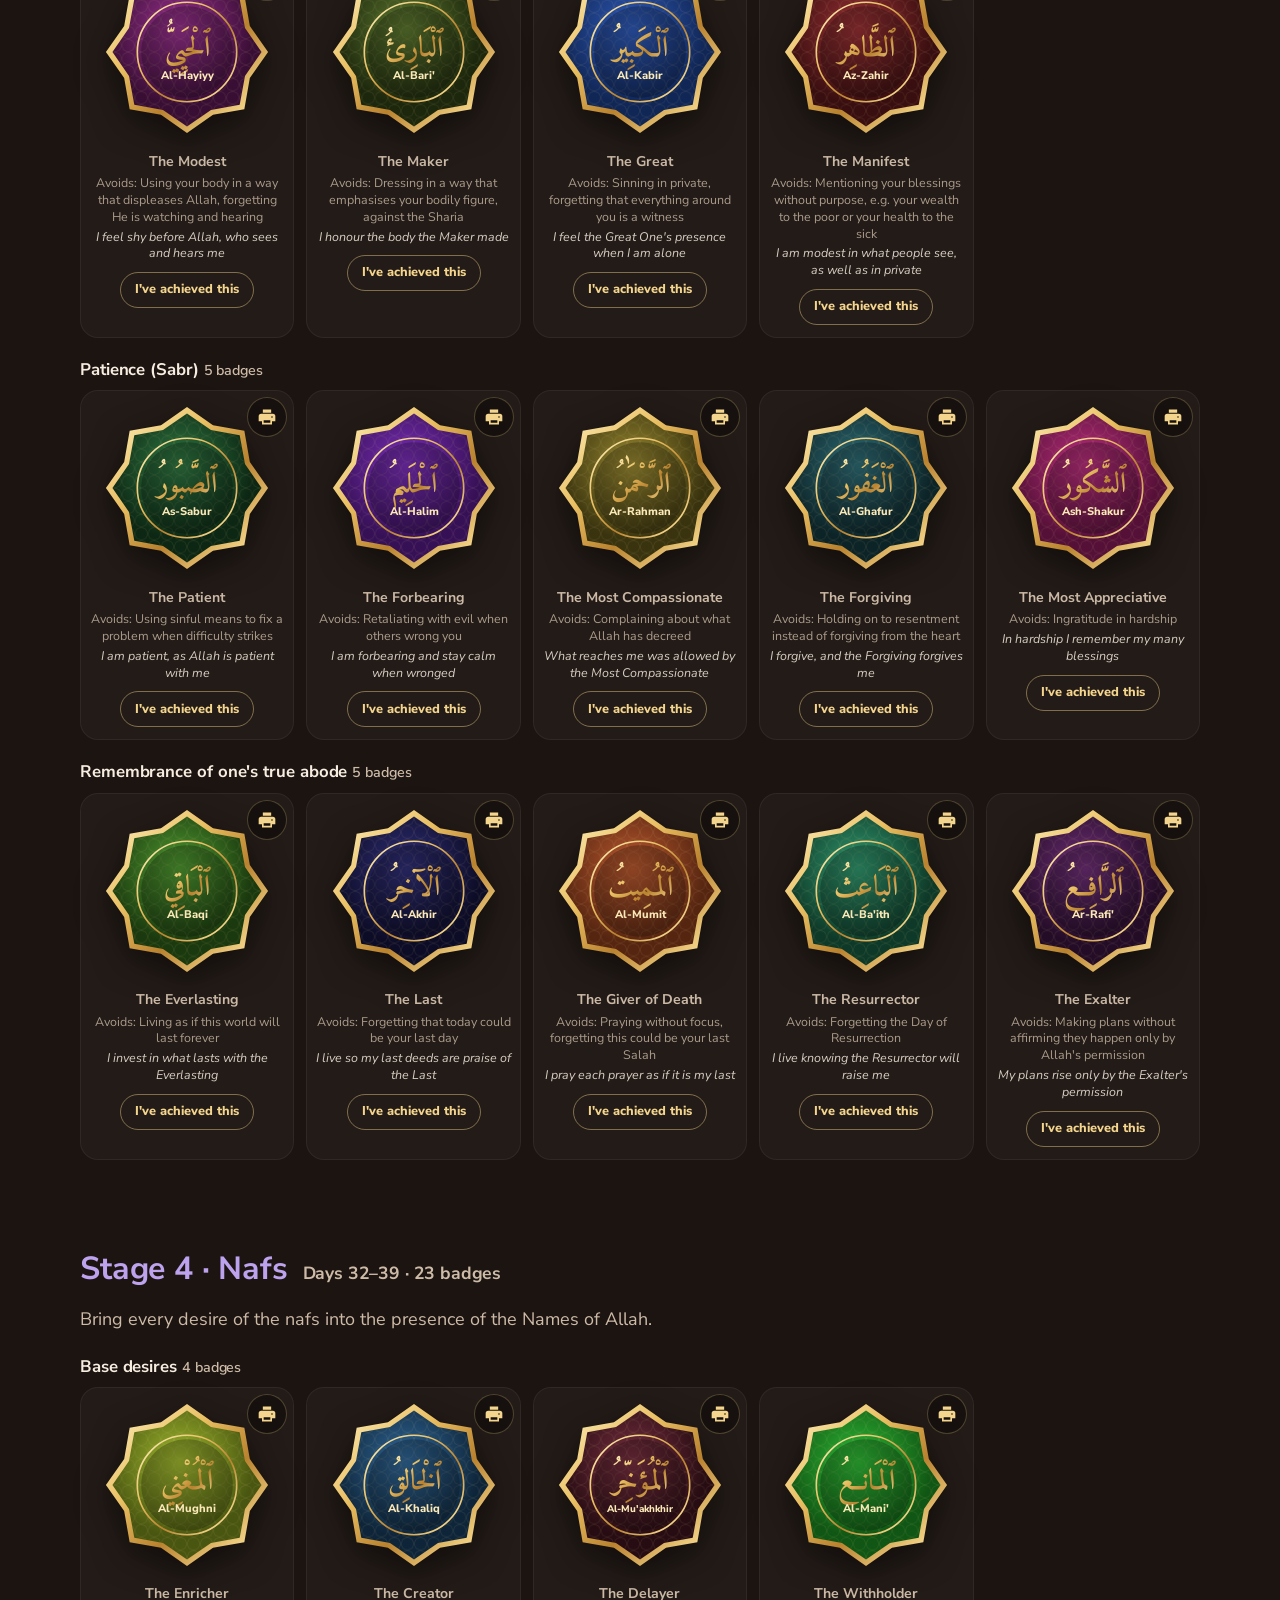
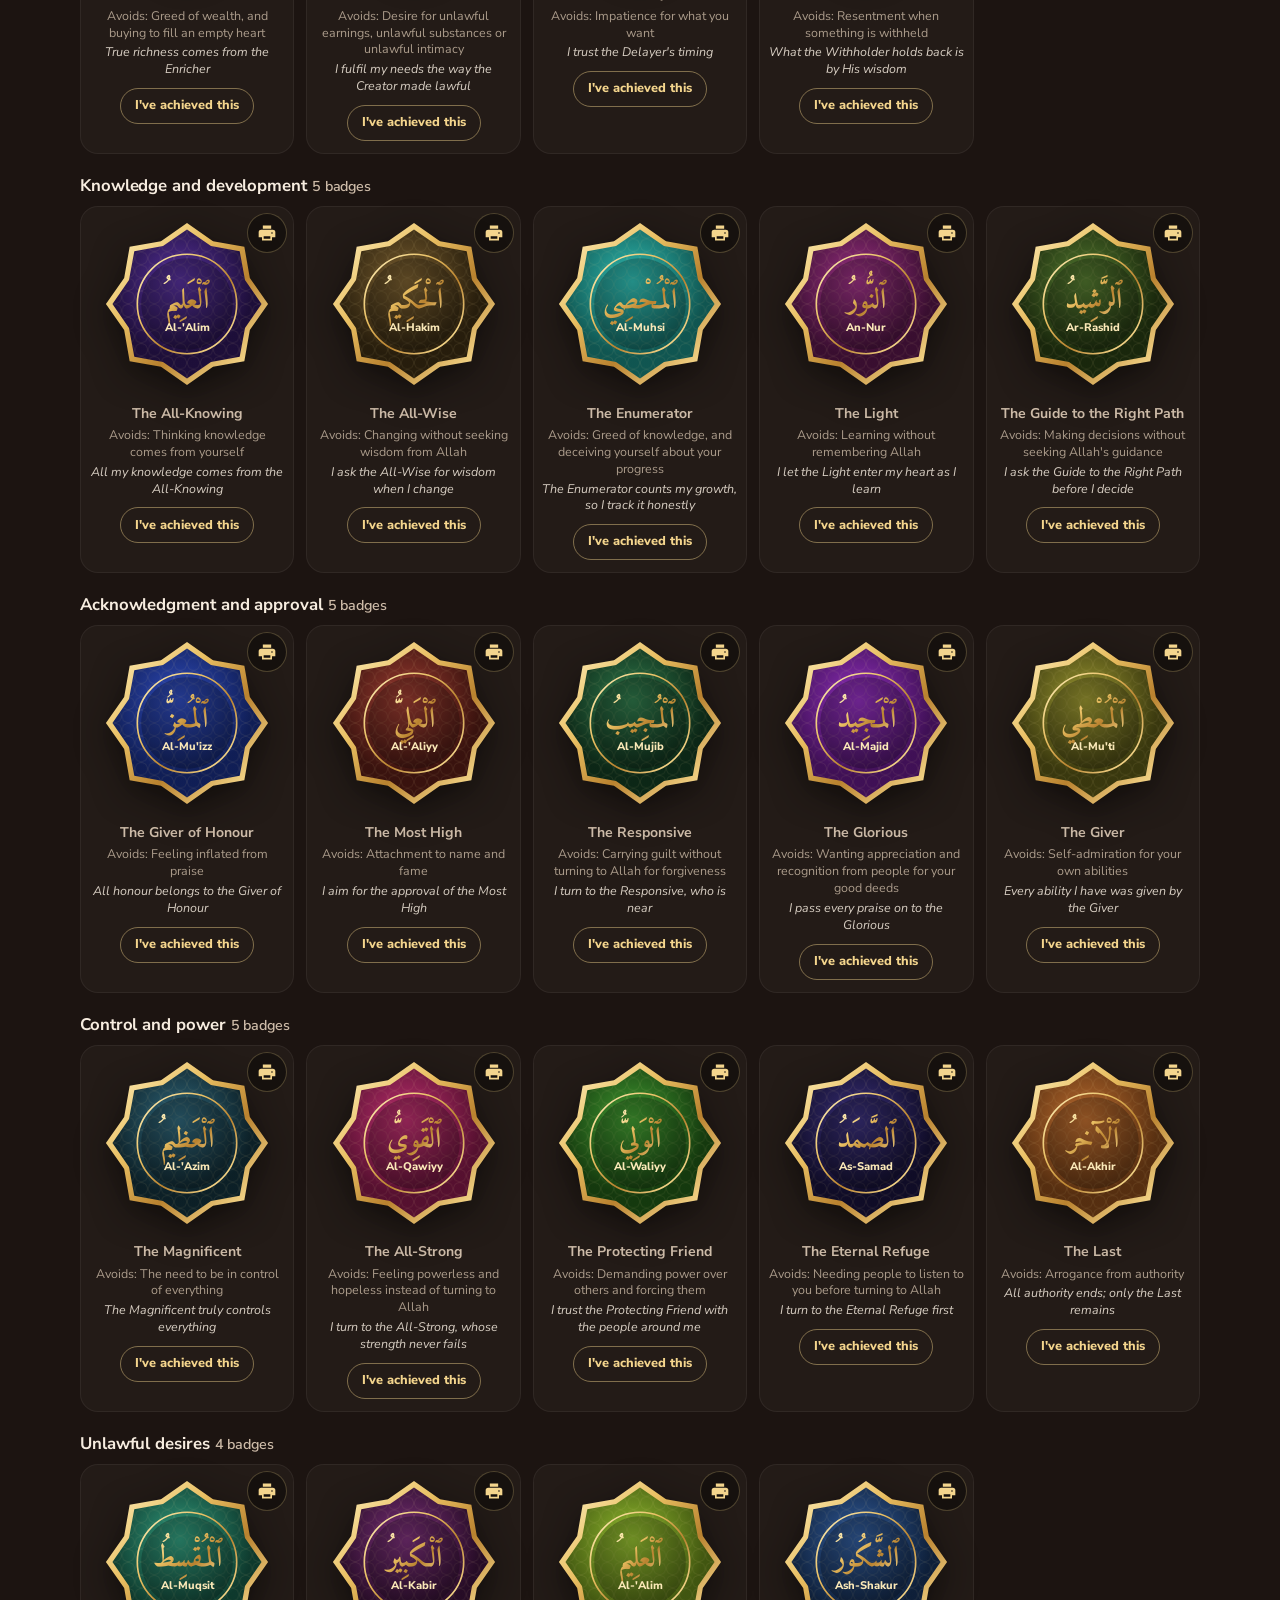
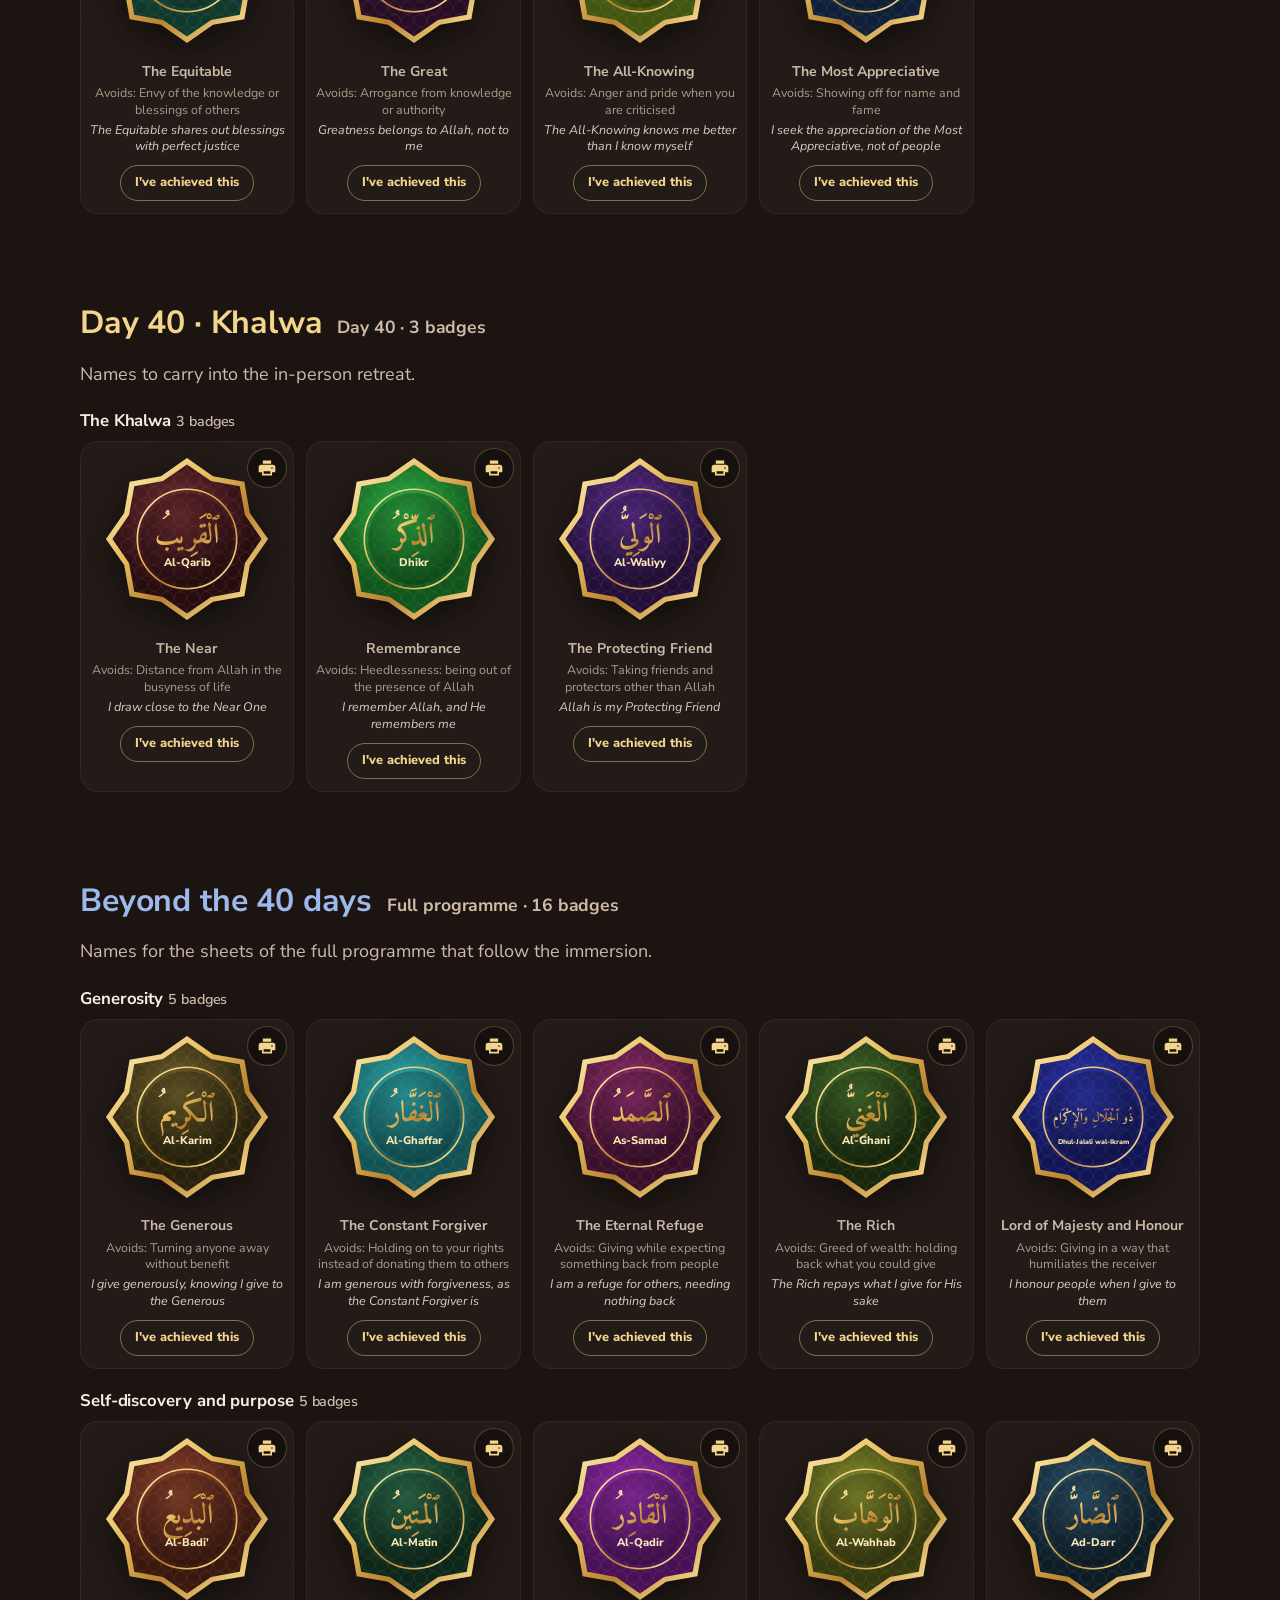
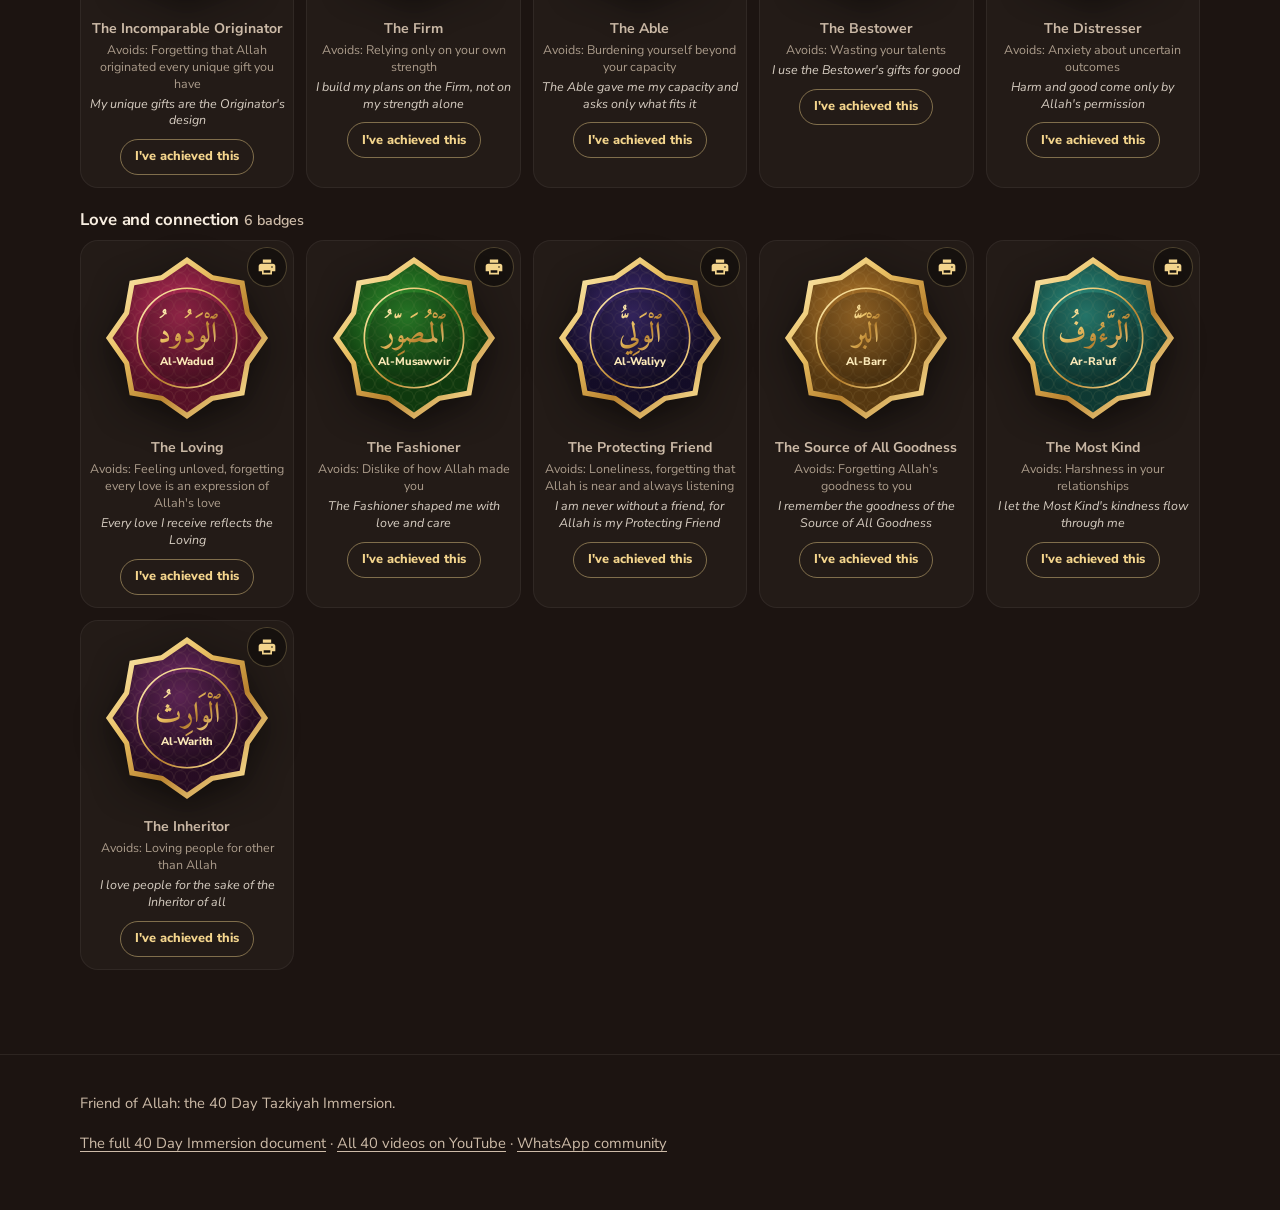
<file: badges.html>
<!doctype html>
<html lang="en">
<head>
<meta charset="utf-8">
<meta name="viewport" content="width=device-width, initial-scale=1, viewport-fit=cover">
<title>The Names of Allah badges · Friend of Allah</title>
<meta name="description" content="Collect a badge for each of the 134 Names of Allah in the 40 Day Immersion, from the 3 simple steps to the body, mind, heart and nafs.">
<link rel="canonical" href="https://friendofallah.com/badges">
<meta property="og:title" content="The Names of Allah badges · Friend of Allah">
<meta property="og:description" content="Collect a badge for each of the 134 Names of Allah in the 40 Day Immersion, from the 3 simple steps to the body, mind, heart and nafs.">
<meta property="og:type" content="website">
<meta property="og:url" content="https://friendofallah.com/badges">
<meta property="og:image" content="https://friendofallah.com/img/og.jpg">
<meta name="theme-color" content="#1c1411">
<link rel="icon" href="/img/icon.svg" type="image/svg+xml">
<link rel="preconnect" href="https://fonts.googleapis.com">
<link rel="preconnect" href="https://fonts.gstatic.com" crossorigin>
<link href="https://fonts.googleapis.com/css2?family=Amiri:wght@400;700&family=Nunito+Sans:wght@400;600;700;800&display=swap" rel="stylesheet">
<link rel="stylesheet" href="/css/site.css?v=64bfcd0d">
</head>
<body>
<a class="skip" href="#main">Skip to content</a>
<div class="bokeh" aria-hidden="true"><i style="--s:160px;--x:24%;--y:12%;--c:var(--rose);--o:0.28;--b:2px;--t:28s;--dx:2px;--dy:-1px"></i><i style="--s:220px;--x:60%;--y:73%;--c:var(--ember);--o:0.09;--b:2px;--t:30s;--dx:-20px;--dy:15px"></i><i style="--s:160px;--x:44%;--y:15%;--c:var(--rose);--o:0.37;--b:4px;--t:19s;--dx:-23px;--dy:-22px"></i><i style="--s:220px;--x:65%;--y:3%;--c:var(--ember);--o:0.18;--b:14px;--t:21s;--dx:28px;--dy:-12px"></i><i style="--s:90px;--x:82%;--y:48%;--c:var(--ember);--o:0.30;--b:8px;--t:24s;--dx:-5px;--dy:-13px"></i><i style="--s:120px;--x:15%;--y:85%;--c:var(--ember);--o:0.33;--b:14px;--t:19s;--dx:27px;--dy:-6px"></i><i style="--s:160px;--x:20%;--y:49%;--c:var(--ember);--o:0.16;--b:2px;--t:37s;--dx:-30px;--dy:-23px"></i><i style="--s:220px;--x:15%;--y:37%;--c:var(--ember);--o:0.10;--b:2px;--t:22s;--dx:4px;--dy:28px"></i><i style="--s:60px;--x:63%;--y:58%;--c:var(--violet);--o:0.25;--b:4px;--t:31s;--dx:-26px;--dy:-5px"></i><i style="--s:90px;--x:1%;--y:84%;--c:var(--violet);--o:0.29;--b:4px;--t:23s;--dx:30px;--dy:8px"></i><i style="--s:300px;--x:-4%;--y:29%;--c:var(--violet);--o:0.19;--b:4px;--t:26s;--dx:17px;--dy:6px"></i><i style="--s:60px;--x:80%;--y:46%;--c:var(--rose);--o:0.15;--b:4px;--t:37s;--dx:2px;--dy:-28px"></i><i style="--s:300px;--x:76%;--y:61%;--c:var(--violet);--o:0.12;--b:2px;--t:29s;--dx:-23px;--dy:25px"></i><i style="--s:220px;--x:16%;--y:46%;--c:var(--rose);--o:0.12;--b:2px;--t:30s;--dx:21px;--dy:8px"></i></div>
<header class="site-head">
  <a class="brand" href="/"><svg width="34" height="34" viewBox="0 0 34 34" aria-hidden="true"><defs><radialGradient id="g" cx="40%" cy="38%"><stop offset="0" stop-color="#fff6e0"/><stop offset=".35" stop-color="#f4d58d"/><stop offset="1" stop-color="#b8712f"/></radialGradient></defs><circle cx="17" cy="17" r="15" fill="url(#g)"/><circle cx="17" cy="17" r="16.5" fill="none" stroke="#f2a65a" stroke-opacity=".45"/></svg><span><b>Friend of Allah</b><small>40 Day Tazkiyah Immersion</small></span></a>
  <div class="head-actions">
    <a class="videos-btn" href="/videos">Videos</a>
    <button class="menu-btn" type="button" aria-expanded="false" aria-controls="site-menu" aria-label="Open menu"><span></span><span></span><span></span></button>
  </div>
  <nav class="tabs" id="site-menu" aria-label="Sections"><a href="/">Home</a><a href="/videos" class="videos-tab">Videos</a><a href="/journey">Immersion Overview</a><a href="/tongue">Detailed example</a><a href="/wallpapers">Phone Images</a><a href="/badges" aria-current="page">Badges</a><a href="/inspiration">Inspiration</a><a href="/testimonials">Testimonials</a><a href="/join" class="wa-tab">Join WhatsApp</a></nav>
</header>
<main id="main">
<section class="page-hero"><div class="wrap narrow">
<h1>The Names of Allah badges</h1>
<p>During the 40 Day Immersion each action was practised for just one day. To earn a badge, practise one action for <b>30 days</b>.</p>
<div class="panel journals khalifah-doc">
  <a class="kh-cover" href="/downloads/The-Names-of-Allah-Badges.pdf" target="_blank" rel="noopener"><img src="/img/khalifah-cover.webp" alt="Cover of The Names of Allah Badges" width="280" height="396" loading="eager"></a>
  <div>
    <h2>The Names of Allah Badges: the full guide</h2>
    <div class="btns">
      <a class="btn white" href="/downloads/The-Names-of-Allah-Badges.pdf" download>⬇ Download the guide (PDF)</a>
      <a class="btn ghost" href="/downloads/The-Names-of-Allah-Badges.pdf" target="_blank" rel="noopener">Open it in your browser</a>
    </div>
  </div>
</div>
<div class="bprogress" aria-live="polite"><div><b id="bcount">0</b> of 134 badges earned</div><div class="bar"><i id="bbar"></i></div></div>
<nav class="chips" aria-label="Sections"><a class="chip st-steps" href="#steps">The 3 simple steps</a><a class="chip st-body" href="#body">Body</a><a class="chip st-mind" href="#mind">Mind</a><a class="chip st-heart" href="#heart">Heart</a><a class="chip st-nafs" href="#nafs">Nafs</a><a class="chip st-khalwa" href="#khalwa">Khalwa</a><a class="chip st-beyond" href="#beyond">Beyond the 40 days</a></nav>
</div></section>
<section class="bstage st-steps" id="steps"><div class="wrap"><h2 class="bstage-head">The 3 simple steps <span>Every day · 5 badges</span></h2><p class="muted">Five Names to live with every hour and every day of the journey.</p><h3 class="bg-title">Hourly: Allah is seeing, hearing and watching you <span>3 badges</span></h3><div class="bgrid"><div class="badge st-steps" data-id="0"><button class="bopen" type="button" aria-label="Al-Basir, The All-Seeing: open"><span class="bsvg"></span><b>The All-Seeing</b><small>✓ I internalised that Allah is always seeing me</small></button><a class="bprint" href="/downloads/badges/hourly-allah-is-seeing-hearing-and-watching-you-al-basir.pdf" target="_blank" rel="noopener" aria-label="Print the Al-Basir poster (PDF)" title="Print the poster"><svg viewBox="0 0 24 24" width="20" height="20" aria-hidden="true"><path fill="currentColor" d="M7 3h10v4H7zM5 8h14a3 3 0 0 1 3 3v6h-4v4H6v-4H2v-6a3 3 0 0 1 3-3zm3 8v3h8v-3zm10-5a1 1 0 1 0 0 2 1 1 0 0 0 0-2z"/></svg></a><button class="bach" type="button" aria-pressed="false">I&#39;ve achieved this</button><i class="got" aria-hidden="true">✓</i></div><div class="badge st-steps" data-id="1"><button class="bopen" type="button" aria-label="As-Sami&#x27;, The All-Hearing: open"><span class="bsvg"></span><b>The All-Hearing</b><small>✓ I internalised that Allah is always hearing me</small></button><a class="bprint" href="/downloads/badges/hourly-allah-is-seeing-hearing-and-watching-you-as-sami.pdf" target="_blank" rel="noopener" aria-label="Print the As-Sami&#x27; poster (PDF)" title="Print the poster"><svg viewBox="0 0 24 24" width="20" height="20" aria-hidden="true"><path fill="currentColor" d="M7 3h10v4H7zM5 8h14a3 3 0 0 1 3 3v6h-4v4H6v-4H2v-6a3 3 0 0 1 3-3zm3 8v3h8v-3zm10-5a1 1 0 1 0 0 2 1 1 0 0 0 0-2z"/></svg></a><button class="bach" type="button" aria-pressed="false">I&#39;ve achieved this</button><i class="got" aria-hidden="true">✓</i></div><div class="badge st-steps" data-id="2"><button class="bopen" type="button" aria-label="Ar-Raqib, The Watchful: open"><span class="bsvg"></span><b>The Watchful</b><small>✓ I internalised that Allah is always with me</small></button><a class="bprint" href="/downloads/badges/hourly-allah-is-seeing-hearing-and-watching-you-ar-raqib.pdf" target="_blank" rel="noopener" aria-label="Print the Ar-Raqib poster (PDF)" title="Print the poster"><svg viewBox="0 0 24 24" width="20" height="20" aria-hidden="true"><path fill="currentColor" d="M7 3h10v4H7zM5 8h14a3 3 0 0 1 3 3v6h-4v4H6v-4H2v-6a3 3 0 0 1 3-3zm3 8v3h8v-3zm10-5a1 1 0 1 0 0 2 1 1 0 0 0 0-2z"/></svg></a><button class="bach" type="button" aria-pressed="false">I&#39;ve achieved this</button><i class="got" aria-hidden="true">✓</i></div></div><h3 class="bg-title">Daily: good character and thoughtful silence <span>2 badges</span></h3><div class="bgrid"><div class="badge st-steps" data-id="3"><button class="bopen" type="button" aria-label="Al-Hasib, The Reckoner: open"><span class="bsvg"></span><b>The Reckoner</b><small>✓ I held my tongue to account, only speaking when it was better than staying silent</small></button><a class="bprint" href="/downloads/badges/daily-good-character-and-thoughtful-silence-al-hasib.pdf" target="_blank" rel="noopener" aria-label="Print the Al-Hasib poster (PDF)" title="Print the poster"><svg viewBox="0 0 24 24" width="20" height="20" aria-hidden="true"><path fill="currentColor" d="M7 3h10v4H7zM5 8h14a3 3 0 0 1 3 3v6h-4v4H6v-4H2v-6a3 3 0 0 1 3-3zm3 8v3h8v-3zm10-5a1 1 0 1 0 0 2 1 1 0 0 0 0-2z"/></svg></a><button class="bach" type="button" aria-pressed="false">I&#39;ve achieved this</button><i class="got" aria-hidden="true">✓</i></div><div class="badge st-steps" data-id="4"><button class="bopen" type="button" aria-label="Al-Wajid, The Finder: open"><span class="bsvg"></span><b>The Finder</b><small>✓ Allah always found me leaving people in a better state than when I met them</small></button><a class="bprint" href="/downloads/badges/daily-good-character-and-thoughtful-silence-al-wajid.pdf" target="_blank" rel="noopener" aria-label="Print the Al-Wajid poster (PDF)" title="Print the poster"><svg viewBox="0 0 24 24" width="20" height="20" aria-hidden="true"><path fill="currentColor" d="M7 3h10v4H7zM5 8h14a3 3 0 0 1 3 3v6h-4v4H6v-4H2v-6a3 3 0 0 1 3-3zm3 8v3h8v-3zm10-5a1 1 0 1 0 0 2 1 1 0 0 0 0-2z"/></svg></a><button class="bach" type="button" aria-pressed="false">I&#39;ve achieved this</button><i class="got" aria-hidden="true">✓</i></div></div></div></section><section class="bstage" id="tick-sheets"><div class="wrap"><div class="panel journals ticksheets"><h2>The full tick sheets</h2><p>Every tick sheet of the full programme, for the body, mind, heart and nafs, in one PDF.</p><div class="btns"><a class="btn white" href="/downloads/Friend-of-Allah-Full-Programme.pdf" download>⬇ Download the tick sheets</a><a class="btn ghost" href="/downloads/Friend-of-Allah-Full-Programme.pdf" target="_blank" rel="noopener">Open it in your browser</a></div></div></div></section><section class="bstage st-body" id="body"><div class="wrap"><h2 class="bstage-head">Stage 1 · Body <span>Days 1–7 · 49 badges</span></h2><p class="muted">Purify each organ of the body by reflecting a Name of Allah through it.</p><h3 class="bg-title">The Tongue <span>21 badges</span></h3><div class="bgrid"><div class="badge st-body" data-id="5"><button class="bopen" type="button" aria-label="As-Sittīr, The Concealer: open"><span class="bsvg"></span><b>The Concealer</b><small>Avoids: Backbiting<em>I conceal people&#x27;s faults rather than reveal them</em></small></button><a class="bprint" href="/downloads/badges/the-tongue-as-sitt-r.pdf" target="_blank" rel="noopener" aria-label="Print the As-Sittīr poster (PDF)" title="Print the poster"><svg viewBox="0 0 24 24" width="20" height="20" aria-hidden="true"><path fill="currentColor" d="M7 3h10v4H7zM5 8h14a3 3 0 0 1 3 3v6h-4v4H6v-4H2v-6a3 3 0 0 1 3-3zm3 8v3h8v-3zm10-5a1 1 0 1 0 0 2 1 1 0 0 0 0-2z"/></svg></a><button class="bach" type="button" aria-pressed="false">I&#39;ve achieved this</button><i class="got" aria-hidden="true">✓</i></div><div class="badge st-body" data-id="6"><button class="bopen" type="button" aria-label="Al-Muhaymin, The Guardian: open"><span class="bsvg"></span><b>The Guardian</b><small>Avoids: Slander<em>As the guardian over my tongue</em></small></button><a class="bprint" href="/downloads/badges/the-tongue-al-muhaymin.pdf" target="_blank" rel="noopener" aria-label="Print the Al-Muhaymin poster (PDF)" title="Print the poster"><svg viewBox="0 0 24 24" width="20" height="20" aria-hidden="true"><path fill="currentColor" d="M7 3h10v4H7zM5 8h14a3 3 0 0 1 3 3v6h-4v4H6v-4H2v-6a3 3 0 0 1 3-3zm3 8v3h8v-3zm10-5a1 1 0 1 0 0 2 1 1 0 0 0 0-2z"/></svg></a><button class="bach" type="button" aria-pressed="false">I&#39;ve achieved this</button><i class="got" aria-hidden="true">✓</i></div><div class="badge st-body" data-id="7"><button class="bopen" type="button" aria-label="Al-Ḥaqq, The Absolute Truth: open"><span class="bsvg"></span><b>The Absolute Truth</b><small>Avoids: Lying<em>I let my tongue touch only the truth</em></small></button><a class="bprint" href="/downloads/badges/the-tongue-al-aqq.pdf" target="_blank" rel="noopener" aria-label="Print the Al-Ḥaqq poster (PDF)" title="Print the poster"><svg viewBox="0 0 24 24" width="20" height="20" aria-hidden="true"><path fill="currentColor" d="M7 3h10v4H7zM5 8h14a3 3 0 0 1 3 3v6h-4v4H6v-4H2v-6a3 3 0 0 1 3-3zm3 8v3h8v-3zm10-5a1 1 0 1 0 0 2 1 1 0 0 0 0-2z"/></svg></a><button class="bach" type="button" aria-pressed="false">I&#39;ve achieved this</button><i class="got" aria-hidden="true">✓</i></div><div class="badge st-body" data-id="8"><button class="bopen" type="button" aria-label="Al-Qawiyy, The All-Strong: open"><span class="bsvg"></span><b>The All-Strong</b><small>Avoids: Intentionally swearing falsely using one of Allah&#x27;s names or attributes<em>I speak with strength, with no need to swear</em></small></button><a class="bprint" href="/downloads/badges/the-tongue-al-qawiyy.pdf" target="_blank" rel="noopener" aria-label="Print the Al-Qawiyy poster (PDF)" title="Print the poster"><svg viewBox="0 0 24 24" width="20" height="20" aria-hidden="true"><path fill="currentColor" d="M7 3h10v4H7zM5 8h14a3 3 0 0 1 3 3v6h-4v4H6v-4H2v-6a3 3 0 0 1 3-3zm3 8v3h8v-3zm10-5a1 1 0 1 0 0 2 1 1 0 0 0 0-2z"/></svg></a><button class="bach" type="button" aria-pressed="false">I&#39;ve achieved this</button><i class="got" aria-hidden="true">✓</i></div><div class="badge st-body" data-id="9"><button class="bopen" type="button" aria-label="Ash-Shahīd, The Witness: open"><span class="bsvg"></span><b>The Witness</b><small>Avoids: Giving false witness about a past event<em>I am a true witness to what I have seen</em></small></button><a class="bprint" href="/downloads/badges/the-tongue-ash-shah-d.pdf" target="_blank" rel="noopener" aria-label="Print the Ash-Shahīd poster (PDF)" title="Print the poster"><svg viewBox="0 0 24 24" width="20" height="20" aria-hidden="true"><path fill="currentColor" d="M7 3h10v4H7zM5 8h14a3 3 0 0 1 3 3v6h-4v4H6v-4H2v-6a3 3 0 0 1 3-3zm3 8v3h8v-3zm10-5a1 1 0 1 0 0 2 1 1 0 0 0 0-2z"/></svg></a><button class="bach" type="button" aria-pressed="false">I&#39;ve achieved this</button><i class="got" aria-hidden="true">✓</i></div><div class="badge st-body" data-id="10"><button class="bopen" type="button" aria-label="An-Nāfiʿ, The Benefactor: open"><span class="bsvg"></span><b>The Benefactor</b><small>Avoids: Carrying tales between people in order to ruin their relationships<em>I carry benefit between people, not harm</em></small></button><a class="bprint" href="/downloads/badges/the-tongue-an-n-fi.pdf" target="_blank" rel="noopener" aria-label="Print the An-Nāfiʿ poster (PDF)" title="Print the poster"><svg viewBox="0 0 24 24" width="20" height="20" aria-hidden="true"><path fill="currentColor" d="M7 3h10v4H7zM5 8h14a3 3 0 0 1 3 3v6h-4v4H6v-4H2v-6a3 3 0 0 1 3-3zm3 8v3h8v-3zm10-5a1 1 0 1 0 0 2 1 1 0 0 0 0-2z"/></svg></a><button class="bach" type="button" aria-pressed="false">I&#39;ve achieved this</button><i class="got" aria-hidden="true">✓</i></div><div class="badge st-body" data-id="11"><button class="bopen" type="button" aria-label="Al-Laṭīf, The Most Gentle: open"><span class="bsvg"></span><b>The Most Gentle</b><small>Avoids: Ridiculing or making fun of another person<em>I am gentle in my speech with everyone</em></small></button><a class="bprint" href="/downloads/badges/the-tongue-al-la-f.pdf" target="_blank" rel="noopener" aria-label="Print the Al-Laṭīf poster (PDF)" title="Print the poster"><svg viewBox="0 0 24 24" width="20" height="20" aria-hidden="true"><path fill="currentColor" d="M7 3h10v4H7zM5 8h14a3 3 0 0 1 3 3v6h-4v4H6v-4H2v-6a3 3 0 0 1 3-3zm3 8v3h8v-3zm10-5a1 1 0 1 0 0 2 1 1 0 0 0 0-2z"/></svg></a><button class="bach" type="button" aria-pressed="false">I&#39;ve achieved this</button><i class="got" aria-hidden="true">✓</i></div><div class="badge st-body" data-id="12"><button class="bopen" type="button" aria-label="Al-Ḥamīd, The Praiseworthy: open"><span class="bsvg"></span><b>The Praiseworthy</b><small>Avoids: Obscene talk or talk full of curses<em>I make my speech worthy of praise</em></small></button><a class="bprint" href="/downloads/badges/the-tongue-al-am-d.pdf" target="_blank" rel="noopener" aria-label="Print the Al-Ḥamīd poster (PDF)" title="Print the poster"><svg viewBox="0 0 24 24" width="20" height="20" aria-hidden="true"><path fill="currentColor" d="M7 3h10v4H7zM5 8h14a3 3 0 0 1 3 3v6h-4v4H6v-4H2v-6a3 3 0 0 1 3-3zm3 8v3h8v-3zm10-5a1 1 0 1 0 0 2 1 1 0 0 0 0-2z"/></svg></a><button class="bach" type="button" aria-pressed="false">I&#39;ve achieved this</button><i class="got" aria-hidden="true">✓</i></div><div class="badge st-body" data-id="13"><button class="bopen" type="button" aria-label="Al-ʿAliyy, The Most High: open"><span class="bsvg"></span><b>The Most High</b><small>Avoids: Ascribing to Allah, His prophets, His angels or the Prophet&#x27;s ﷺ companions what they are high above and free of<em>I speak of the Most High only with knowledge and respect</em></small></button><a class="bprint" href="/downloads/badges/the-tongue-al-aliyy.pdf" target="_blank" rel="noopener" aria-label="Print the Al-ʿAliyy poster (PDF)" title="Print the poster"><svg viewBox="0 0 24 24" width="20" height="20" aria-hidden="true"><path fill="currentColor" d="M7 3h10v4H7zM5 8h14a3 3 0 0 1 3 3v6h-4v4H6v-4H2v-6a3 3 0 0 1 3-3zm3 8v3h8v-3zm10-5a1 1 0 1 0 0 2 1 1 0 0 0 0-2z"/></svg></a><button class="bach" type="button" aria-pressed="false">I&#39;ve achieved this</button><i class="got" aria-hidden="true">✓</i></div><div class="badge st-body" data-id="14"><button class="bopen" type="button" aria-label="Al-Mujīb, The Responsive: open"><span class="bsvg"></span><b>The Responsive</b><small>Avoids: Uttering black magic words in order to bring about paranormal effects<em>I call on the One who responds to every call</em></small></button><a class="bprint" href="/downloads/badges/the-tongue-al-muj-b.pdf" target="_blank" rel="noopener" aria-label="Print the Al-Mujīb poster (PDF)" title="Print the poster"><svg viewBox="0 0 24 24" width="20" height="20" aria-hidden="true"><path fill="currentColor" d="M7 3h10v4H7zM5 8h14a3 3 0 0 1 3 3v6h-4v4H6v-4H2v-6a3 3 0 0 1 3-3zm3 8v3h8v-3zm10-5a1 1 0 1 0 0 2 1 1 0 0 0 0-2z"/></svg></a><button class="bach" type="button" aria-pressed="false">I&#39;ve achieved this</button><i class="got" aria-hidden="true">✓</i></div><div class="badge st-body" data-id="15"><button class="bopen" type="button" aria-label="Dhul-Jalāli wal-Ikrām, Lord of Majesty and Honour: open"><span class="bsvg"></span><b>Lord of Majesty and Honour</b><small>Avoids: Singing or reciting sensual or lewd lyrics<em>I speak with majesty and honour, using the best of language</em></small></button><a class="bprint" href="/downloads/badges/the-tongue-dhul-jal-li-wal-ikr-m.pdf" target="_blank" rel="noopener" aria-label="Print the Dhul-Jalāli wal-Ikrām poster (PDF)" title="Print the poster"><svg viewBox="0 0 24 24" width="20" height="20" aria-hidden="true"><path fill="currentColor" d="M7 3h10v4H7zM5 8h14a3 3 0 0 1 3 3v6h-4v4H6v-4H2v-6a3 3 0 0 1 3-3zm3 8v3h8v-3zm10-5a1 1 0 1 0 0 2 1 1 0 0 0 0-2z"/></svg></a><button class="bach" type="button" aria-pressed="false">I&#39;ve achieved this</button><i class="got" aria-hidden="true">✓</i></div><div class="badge st-body" data-id="16"><button class="bopen" type="button" aria-label="Al-Majīd, The Glorious: open"><span class="bsvg"></span><b>The Glorious</b><small>Avoids: Praising people in their presence who are not free of arrogance and conceit<em>I keep unlimited praise for the Glorious alone</em></small></button><a class="bprint" href="/downloads/badges/the-tongue-al-maj-d.pdf" target="_blank" rel="noopener" aria-label="Print the Al-Majīd poster (PDF)" title="Print the poster"><svg viewBox="0 0 24 24" width="20" height="20" aria-hidden="true"><path fill="currentColor" d="M7 3h10v4H7zM5 8h14a3 3 0 0 1 3 3v6h-4v4H6v-4H2v-6a3 3 0 0 1 3-3zm3 8v3h8v-3zm10-5a1 1 0 1 0 0 2 1 1 0 0 0 0-2z"/></svg></a><button class="bach" type="button" aria-pressed="false">I&#39;ve achieved this</button><i class="got" aria-hidden="true">✓</i></div><div class="badge st-body" data-id="17"><button class="bopen" type="button" aria-label="Al-Muqsiṭ, The Equitable: open"><span class="bsvg"></span><b>The Equitable</b><small>Avoids: Hypocrisy, i.e. being two-faced<em>I deal justly, showing everyone the same face</em></small></button><a class="bprint" href="/downloads/badges/the-tongue-al-muqsi.pdf" target="_blank" rel="noopener" aria-label="Print the Al-Muqsiṭ poster (PDF)" title="Print the poster"><svg viewBox="0 0 24 24" width="20" height="20" aria-hidden="true"><path fill="currentColor" d="M7 3h10v4H7zM5 8h14a3 3 0 0 1 3 3v6h-4v4H6v-4H2v-6a3 3 0 0 1 3-3zm3 8v3h8v-3zm10-5a1 1 0 1 0 0 2 1 1 0 0 0 0-2z"/></svg></a><button class="bach" type="button" aria-pressed="false">I&#39;ve achieved this</button><i class="got" aria-hidden="true">✓</i></div><div class="badge st-body" data-id="18"><button class="bopen" type="button" aria-label="Al-Wakīl, The Trustee: open"><span class="bsvg"></span><b>The Trustee</b><small>Avoids: Revealing someone&#x27;s secret<em>As a trustee, I guard every secret given to me</em></small></button><a class="bprint" href="/downloads/badges/the-tongue-al-wak-l.pdf" target="_blank" rel="noopener" aria-label="Print the Al-Wakīl poster (PDF)" title="Print the poster"><svg viewBox="0 0 24 24" width="20" height="20" aria-hidden="true"><path fill="currentColor" d="M7 3h10v4H7zM5 8h14a3 3 0 0 1 3 3v6h-4v4H6v-4H2v-6a3 3 0 0 1 3-3zm3 8v3h8v-3zm10-5a1 1 0 1 0 0 2 1 1 0 0 0 0-2z"/></svg></a><button class="bach" type="button" aria-pressed="false">I&#39;ve achieved this</button><i class="got" aria-hidden="true">✓</i></div><div class="badge st-body" data-id="19"><button class="bopen" type="button" aria-label="Al-Malik, The King: open"><span class="bsvg"></span><b>The King</b><small>Avoids: Making a false promise to someone intentionally<em>Like a true king, I keep my promises</em></small></button><a class="bprint" href="/downloads/badges/the-tongue-al-malik.pdf" target="_blank" rel="noopener" aria-label="Print the Al-Malik poster (PDF)" title="Print the poster"><svg viewBox="0 0 24 24" width="20" height="20" aria-hidden="true"><path fill="currentColor" d="M7 3h10v4H7zM5 8h14a3 3 0 0 1 3 3v6h-4v4H6v-4H2v-6a3 3 0 0 1 3-3zm3 8v3h8v-3zm10-5a1 1 0 1 0 0 2 1 1 0 0 0 0-2z"/></svg></a><button class="bach" type="button" aria-pressed="false">I&#39;ve achieved this</button><i class="got" aria-hidden="true">✓</i></div><div class="badge st-body" data-id="20"><button class="bopen" type="button" aria-label="Al-Ḥalīm, The Forbearing: open"><span class="bsvg"></span><b>The Forbearing</b><small>Avoids: Argumentation and intense debate<em>I am forbearing with people, as Allah is with me</em></small></button><a class="bprint" href="/downloads/badges/the-tongue-al-al-m.pdf" target="_blank" rel="noopener" aria-label="Print the Al-Ḥalīm poster (PDF)" title="Print the poster"><svg viewBox="0 0 24 24" width="20" height="20" aria-hidden="true"><path fill="currentColor" d="M7 3h10v4H7zM5 8h14a3 3 0 0 1 3 3v6h-4v4H6v-4H2v-6a3 3 0 0 1 3-3zm3 8v3h8v-3zm10-5a1 1 0 1 0 0 2 1 1 0 0 0 0-2z"/></svg></a><button class="bach" type="button" aria-pressed="false">I&#39;ve achieved this</button><i class="got" aria-hidden="true">✓</i></div><div class="badge st-body" data-id="21"><button class="bopen" type="button" aria-label="As-Salām, The Source of Peace: open"><span class="bsvg"></span><b>The Source of Peace</b><small>Avoids: Finding fault with what Allah has given you and cursing it<em>What the Source of Peace has given me is without flaw</em></small></button><a class="bprint" href="/downloads/badges/the-tongue-as-sal-m.pdf" target="_blank" rel="noopener" aria-label="Print the As-Salām poster (PDF)" title="Print the poster"><svg viewBox="0 0 24 24" width="20" height="20" aria-hidden="true"><path fill="currentColor" d="M7 3h10v4H7zM5 8h14a3 3 0 0 1 3 3v6h-4v4H6v-4H2v-6a3 3 0 0 1 3-3zm3 8v3h8v-3zm10-5a1 1 0 1 0 0 2 1 1 0 0 0 0-2z"/></svg></a><button class="bach" type="button" aria-pressed="false">I&#39;ve achieved this</button><i class="got" aria-hidden="true">✓</i></div><div class="badge st-body" data-id="22"><button class="bopen" type="button" aria-label="Al-Muʾmin, The Giver of Safety: open"><span class="bsvg"></span><b>The Giver of Safety</b><small>Avoids: Incessantly talking about affairs that do not concern you<em>People feel safe from my tongue, present or absent</em></small></button><a class="bprint" href="/downloads/badges/the-tongue-al-mu-min.pdf" target="_blank" rel="noopener" aria-label="Print the Al-Muʾmin poster (PDF)" title="Print the poster"><svg viewBox="0 0 24 24" width="20" height="20" aria-hidden="true"><path fill="currentColor" d="M7 3h10v4H7zM5 8h14a3 3 0 0 1 3 3v6h-4v4H6v-4H2v-6a3 3 0 0 1 3-3zm3 8v3h8v-3zm10-5a1 1 0 1 0 0 2 1 1 0 0 0 0-2z"/></svg></a><button class="bach" type="button" aria-pressed="false">I&#39;ve achieved this</button><i class="got" aria-hidden="true">✓</i></div><div class="badge st-body" data-id="23"><button class="bopen" type="button" aria-label="Al-Quddūs, The Most Holy: open"><span class="bsvg"></span><b>The Most Holy</b><small>Avoids: Saying things about yourself that claim you are pure and free of faults<em>Only Allah, the Most Holy, is free of all faults</em></small></button><a class="bprint" href="/downloads/badges/the-tongue-al-qudd-s.pdf" target="_blank" rel="noopener" aria-label="Print the Al-Quddūs poster (PDF)" title="Print the poster"><svg viewBox="0 0 24 24" width="20" height="20" aria-hidden="true"><path fill="currentColor" d="M7 3h10v4H7zM5 8h14a3 3 0 0 1 3 3v6h-4v4H6v-4H2v-6a3 3 0 0 1 3-3zm3 8v3h8v-3zm10-5a1 1 0 1 0 0 2 1 1 0 0 0 0-2z"/></svg></a><button class="bach" type="button" aria-pressed="false">I&#39;ve achieved this</button><i class="got" aria-hidden="true">✓</i></div><div class="badge st-body" data-id="24"><button class="bopen" type="button" aria-label="Al-ʿAlīm, The All-Knowing: open"><span class="bsvg"></span><b>The All-Knowing</b><small>Avoids: Talking about the details of our belief without knowledge<em>I learn from the All-Knowing before I speak about the religion</em></small></button><a class="bprint" href="/downloads/badges/the-tongue-al-al-m-2.pdf" target="_blank" rel="noopener" aria-label="Print the Al-ʿAlīm poster (PDF)" title="Print the poster"><svg viewBox="0 0 24 24" width="20" height="20" aria-hidden="true"><path fill="currentColor" d="M7 3h10v4H7zM5 8h14a3 3 0 0 1 3 3v6h-4v4H6v-4H2v-6a3 3 0 0 1 3-3zm3 8v3h8v-3zm10-5a1 1 0 1 0 0 2 1 1 0 0 0 0-2z"/></svg></a><button class="bach" type="button" aria-pressed="false">I&#39;ve achieved this</button><i class="got" aria-hidden="true">✓</i></div><div class="badge st-body" data-id="25"><button class="bopen" type="button" aria-label="Ar-Raqīb, The Watchful: open"><span class="bsvg"></span><b>The Watchful</b><small>Avoids: Talking to the opposite gender without a permissible need<em>I remember the Watchful sees every interaction</em></small></button><a class="bprint" href="/downloads/badges/the-tongue-ar-raq-b.pdf" target="_blank" rel="noopener" aria-label="Print the Ar-Raqīb poster (PDF)" title="Print the poster"><svg viewBox="0 0 24 24" width="20" height="20" aria-hidden="true"><path fill="currentColor" d="M7 3h10v4H7zM5 8h14a3 3 0 0 1 3 3v6h-4v4H6v-4H2v-6a3 3 0 0 1 3-3zm3 8v3h8v-3zm10-5a1 1 0 1 0 0 2 1 1 0 0 0 0-2z"/></svg></a><button class="bach" type="button" aria-pressed="false">I&#39;ve achieved this</button><i class="got" aria-hidden="true">✓</i></div></div><h3 class="bg-title">The Ears <span>4 badges</span></h3><div class="bgrid"><div class="badge st-body" data-id="26"><button class="bopen" type="button" aria-label="Al-Malik, The King: open"><span class="bsvg"></span><b>The King</b><small>Avoids: Listening to music and musical instruments with inappropriate lyrics<em>As king of my ears, I only let in what is worthy</em></small></button><a class="bprint" href="/downloads/badges/the-ears-al-malik.pdf" target="_blank" rel="noopener" aria-label="Print the Al-Malik poster (PDF)" title="Print the poster"><svg viewBox="0 0 24 24" width="20" height="20" aria-hidden="true"><path fill="currentColor" d="M7 3h10v4H7zM5 8h14a3 3 0 0 1 3 3v6h-4v4H6v-4H2v-6a3 3 0 0 1 3-3zm3 8v3h8v-3zm10-5a1 1 0 1 0 0 2 1 1 0 0 0 0-2z"/></svg></a><button class="bach" type="button" aria-pressed="false">I&#39;ve achieved this</button><i class="got" aria-hidden="true">✓</i></div><div class="badge st-body" data-id="27"><button class="bopen" type="button" aria-label="Al-Hakam, The Judge: open"><span class="bsvg"></span><b>The Judge</b><small>Avoids: Listening to idle talk and hateful speech<em>I judge whether something is worth hearing</em></small></button><a class="bprint" href="/downloads/badges/the-ears-al-hakam.pdf" target="_blank" rel="noopener" aria-label="Print the Al-Hakam poster (PDF)" title="Print the poster"><svg viewBox="0 0 24 24" width="20" height="20" aria-hidden="true"><path fill="currentColor" d="M7 3h10v4H7zM5 8h14a3 3 0 0 1 3 3v6h-4v4H6v-4H2v-6a3 3 0 0 1 3-3zm3 8v3h8v-3zm10-5a1 1 0 1 0 0 2 1 1 0 0 0 0-2z"/></svg></a><button class="bach" type="button" aria-pressed="false">I&#39;ve achieved this</button><i class="got" aria-hidden="true">✓</i></div><div class="badge st-body" data-id="28"><button class="bopen" type="button" aria-label="Al-Wakil, The Trustee: open"><span class="bsvg"></span><b>The Trustee</b><small>Avoids: Eavesdropping: listening to someone&#x27;s private talk<em>As a trustee, I protect what people say in private</em></small></button><a class="bprint" href="/downloads/badges/the-ears-al-wakil.pdf" target="_blank" rel="noopener" aria-label="Print the Al-Wakil poster (PDF)" title="Print the poster"><svg viewBox="0 0 24 24" width="20" height="20" aria-hidden="true"><path fill="currentColor" d="M7 3h10v4H7zM5 8h14a3 3 0 0 1 3 3v6h-4v4H6v-4H2v-6a3 3 0 0 1 3-3zm3 8v3h8v-3zm10-5a1 1 0 1 0 0 2 1 1 0 0 0 0-2z"/></svg></a><button class="bach" type="button" aria-pressed="false">I&#39;ve achieved this</button><i class="got" aria-hidden="true">✓</i></div><div class="badge st-body" data-id="29"><button class="bopen" type="button" aria-label="Al-Muntaqim, The Avenger: open"><span class="bsvg"></span><b>The Avenger</b><small>Avoids: Listening to backbiting<em>I hold myself to account before Allah does</em></small></button><a class="bprint" href="/downloads/badges/the-ears-al-muntaqim.pdf" target="_blank" rel="noopener" aria-label="Print the Al-Muntaqim poster (PDF)" title="Print the poster"><svg viewBox="0 0 24 24" width="20" height="20" aria-hidden="true"><path fill="currentColor" d="M7 3h10v4H7zM5 8h14a3 3 0 0 1 3 3v6h-4v4H6v-4H2v-6a3 3 0 0 1 3-3zm3 8v3h8v-3zm10-5a1 1 0 1 0 0 2 1 1 0 0 0 0-2z"/></svg></a><button class="bach" type="button" aria-pressed="false">I&#39;ve achieved this</button><i class="got" aria-hidden="true">✓</i></div></div><h3 class="bg-title">The Eyes <span>5 badges</span></h3><div class="bgrid"><div class="badge st-body" data-id="30"><button class="bopen" type="button" aria-label="Al-Khafid, The Abaser: open"><span class="bsvg"></span><b>The Abaser</b><small>Avoids: Looking at the opposite gender<em>I lower my gaze from what is not for me</em></small></button><a class="bprint" href="/downloads/badges/the-eyes-al-khafid.pdf" target="_blank" rel="noopener" aria-label="Print the Al-Khafid poster (PDF)" title="Print the poster"><svg viewBox="0 0 24 24" width="20" height="20" aria-hidden="true"><path fill="currentColor" d="M7 3h10v4H7zM5 8h14a3 3 0 0 1 3 3v6h-4v4H6v-4H2v-6a3 3 0 0 1 3-3zm3 8v3h8v-3zm10-5a1 1 0 1 0 0 2 1 1 0 0 0 0-2z"/></svg></a><button class="bach" type="button" aria-pressed="false">I&#39;ve achieved this</button><i class="got" aria-hidden="true">✓</i></div><div class="badge st-body" data-id="31"><button class="bopen" type="button" aria-label="Al-Qahhar, The Subduer: open"><span class="bsvg"></span><b>The Subduer</b><small>Avoids: Gazing excessively at the dunya (worldly things), wishing so deeply to have it<em>I subdue my gaze and keep it in my control</em></small></button><a class="bprint" href="/downloads/badges/the-eyes-al-qahhar.pdf" target="_blank" rel="noopener" aria-label="Print the Al-Qahhar poster (PDF)" title="Print the poster"><svg viewBox="0 0 24 24" width="20" height="20" aria-hidden="true"><path fill="currentColor" d="M7 3h10v4H7zM5 8h14a3 3 0 0 1 3 3v6h-4v4H6v-4H2v-6a3 3 0 0 1 3-3zm3 8v3h8v-3zm10-5a1 1 0 1 0 0 2 1 1 0 0 0 0-2z"/></svg></a><button class="bach" type="button" aria-pressed="false">I&#39;ve achieved this</button><i class="got" aria-hidden="true">✓</i></div><div class="badge st-body" data-id="32"><button class="bopen" type="button" aria-label="Al-Wasi&#x27;, The All-Encompassing: open"><span class="bsvg"></span><b>The All-Encompassing</b><small>Avoids: Looking at unlawful images in magazines, videos, on the internet or on TV<em>I turn my eyes to the vastness of Allah&#x27;s creation</em></small></button><a class="bprint" href="/downloads/badges/the-eyes-al-wasi.pdf" target="_blank" rel="noopener" aria-label="Print the Al-Wasi&#x27; poster (PDF)" title="Print the poster"><svg viewBox="0 0 24 24" width="20" height="20" aria-hidden="true"><path fill="currentColor" d="M7 3h10v4H7zM5 8h14a3 3 0 0 1 3 3v6h-4v4H6v-4H2v-6a3 3 0 0 1 3-3zm3 8v3h8v-3zm10-5a1 1 0 1 0 0 2 1 1 0 0 0 0-2z"/></svg></a><button class="bach" type="button" aria-pressed="false">I&#39;ve achieved this</button><i class="got" aria-hidden="true">✓</i></div><div class="badge st-body" data-id="33"><button class="bopen" type="button" aria-label="Ash-Shahid, The Witness: open"><span class="bsvg"></span><b>The Witness</b><small>Avoids: Looking at materialistic things that take you out of the remembrance of Allah<em>Allah witnesses everything I look at</em></small></button><a class="bprint" href="/downloads/badges/the-eyes-ash-shahid.pdf" target="_blank" rel="noopener" aria-label="Print the Ash-Shahid poster (PDF)" title="Print the poster"><svg viewBox="0 0 24 24" width="20" height="20" aria-hidden="true"><path fill="currentColor" d="M7 3h10v4H7zM5 8h14a3 3 0 0 1 3 3v6h-4v4H6v-4H2v-6a3 3 0 0 1 3-3zm3 8v3h8v-3zm10-5a1 1 0 1 0 0 2 1 1 0 0 0 0-2z"/></svg></a><button class="bach" type="button" aria-pressed="false">I&#39;ve achieved this</button><i class="got" aria-hidden="true">✓</i></div><div class="badge st-body" data-id="34"><button class="bopen" type="button" aria-label="Al-Muqtadir, The Determiner: open"><span class="bsvg"></span><b>The Determiner</b><small>Avoids: Looking with jealousy, hatred, or in a belittling way<em>I rely on the Determiner for the power to guard my eyes</em></small></button><a class="bprint" href="/downloads/badges/the-eyes-al-muqtadir.pdf" target="_blank" rel="noopener" aria-label="Print the Al-Muqtadir poster (PDF)" title="Print the poster"><svg viewBox="0 0 24 24" width="20" height="20" aria-hidden="true"><path fill="currentColor" d="M7 3h10v4H7zM5 8h14a3 3 0 0 1 3 3v6h-4v4H6v-4H2v-6a3 3 0 0 1 3-3zm3 8v3h8v-3zm10-5a1 1 0 1 0 0 2 1 1 0 0 0 0-2z"/></svg></a><button class="bach" type="button" aria-pressed="false">I&#39;ve achieved this</button><i class="got" aria-hidden="true">✓</i></div></div><h3 class="bg-title">The Hands <span>5 badges</span></h3><div class="bgrid"><div class="badge st-body" data-id="35"><button class="bopen" type="button" aria-label="An-Nafi&#x27;, The Benefactor: open"><span class="bsvg"></span><b>The Benefactor</b><small>Avoids: Stealing<em>I use my hands to benefit others, never to take</em></small></button><a class="bprint" href="/downloads/badges/the-hands-an-nafi.pdf" target="_blank" rel="noopener" aria-label="Print the An-Nafi&#x27; poster (PDF)" title="Print the poster"><svg viewBox="0 0 24 24" width="20" height="20" aria-hidden="true"><path fill="currentColor" d="M7 3h10v4H7zM5 8h14a3 3 0 0 1 3 3v6h-4v4H6v-4H2v-6a3 3 0 0 1 3-3zm3 8v3h8v-3zm10-5a1 1 0 1 0 0 2 1 1 0 0 0 0-2z"/></svg></a><button class="bach" type="button" aria-pressed="false">I&#39;ve achieved this</button><i class="got" aria-hidden="true">✓</i></div><div class="badge st-body" data-id="36"><button class="bopen" type="button" aria-label="Al-Mu&#x27;min, The Giver of Safety: open"><span class="bsvg"></span><b>The Giver of Safety</b><small>Avoids: Causing harm to others with your hands<em>People are safe from my hands</em></small></button><a class="bprint" href="/downloads/badges/the-hands-al-mumin.pdf" target="_blank" rel="noopener" aria-label="Print the Al-Mu&#x27;min poster (PDF)" title="Print the poster"><svg viewBox="0 0 24 24" width="20" height="20" aria-hidden="true"><path fill="currentColor" d="M7 3h10v4H7zM5 8h14a3 3 0 0 1 3 3v6h-4v4H6v-4H2v-6a3 3 0 0 1 3-3zm3 8v3h8v-3zm10-5a1 1 0 1 0 0 2 1 1 0 0 0 0-2z"/></svg></a><button class="bach" type="button" aria-pressed="false">I&#39;ve achieved this</button><i class="got" aria-hidden="true">✓</i></div><div class="badge st-body" data-id="37"><button class="bopen" type="button" aria-label="Al-Basit, The Expander: open"><span class="bsvg"></span><b>The Expander</b><small>Avoids: Holding back your hand from helping, even those who wronged you<em>I stretch out my hand to help, even to those who harmed me</em></small></button><a class="bprint" href="/downloads/badges/the-hands-al-basit.pdf" target="_blank" rel="noopener" aria-label="Print the Al-Basit poster (PDF)" title="Print the poster"><svg viewBox="0 0 24 24" width="20" height="20" aria-hidden="true"><path fill="currentColor" d="M7 3h10v4H7zM5 8h14a3 3 0 0 1 3 3v6h-4v4H6v-4H2v-6a3 3 0 0 1 3-3zm3 8v3h8v-3zm10-5a1 1 0 1 0 0 2 1 1 0 0 0 0-2z"/></svg></a><button class="bach" type="button" aria-pressed="false">I&#39;ve achieved this</button><i class="got" aria-hidden="true">✓</i></div><div class="badge st-body" data-id="38"><button class="bopen" type="button" aria-label="Al-Khabir, The All-Aware: open"><span class="bsvg"></span><b>The All-Aware</b><small>Avoids: Writing lies or hurtful notes<em>The All-Aware knows everything my hands do and write</em></small></button><a class="bprint" href="/downloads/badges/the-hands-al-khabir.pdf" target="_blank" rel="noopener" aria-label="Print the Al-Khabir poster (PDF)" title="Print the poster"><svg viewBox="0 0 24 24" width="20" height="20" aria-hidden="true"><path fill="currentColor" d="M7 3h10v4H7zM5 8h14a3 3 0 0 1 3 3v6h-4v4H6v-4H2v-6a3 3 0 0 1 3-3zm3 8v3h8v-3zm10-5a1 1 0 1 0 0 2 1 1 0 0 0 0-2z"/></svg></a><button class="bach" type="button" aria-pressed="false">I&#39;ve achieved this</button><i class="got" aria-hidden="true">✓</i></div><div class="badge st-body" data-id="39"><button class="bopen" type="button" aria-label="Al-Mu&#x27;id, The Restorer: open"><span class="bsvg"></span><b>The Restorer</b><small>Avoids: Touching a non-mahram<em>My hands return again and again only to what is lawful</em></small></button><a class="bprint" href="/downloads/badges/the-hands-al-muid.pdf" target="_blank" rel="noopener" aria-label="Print the Al-Mu&#x27;id poster (PDF)" title="Print the poster"><svg viewBox="0 0 24 24" width="20" height="20" aria-hidden="true"><path fill="currentColor" d="M7 3h10v4H7zM5 8h14a3 3 0 0 1 3 3v6h-4v4H6v-4H2v-6a3 3 0 0 1 3-3zm3 8v3h8v-3zm10-5a1 1 0 1 0 0 2 1 1 0 0 0 0-2z"/></svg></a><button class="bach" type="button" aria-pressed="false">I&#39;ve achieved this</button><i class="got" aria-hidden="true">✓</i></div></div><h3 class="bg-title">The Private Parts <span>4 badges</span></h3><div class="bgrid"><div class="badge st-body" data-id="40"><button class="bopen" type="button" aria-label="As-Sittir, The Concealer: open"><span class="bsvg"></span><b>The Concealer</b><small>Avoids: Exposing your private parts to anyone except your spouse, or for a medical examination if needed<em>I cover myself, as the Concealer covers my faults</em></small></button><a class="bprint" href="/downloads/badges/the-private-parts-as-sittir.pdf" target="_blank" rel="noopener" aria-label="Print the As-Sittir poster (PDF)" title="Print the poster"><svg viewBox="0 0 24 24" width="20" height="20" aria-hidden="true"><path fill="currentColor" d="M7 3h10v4H7zM5 8h14a3 3 0 0 1 3 3v6h-4v4H6v-4H2v-6a3 3 0 0 1 3-3zm3 8v3h8v-3zm10-5a1 1 0 1 0 0 2 1 1 0 0 0 0-2z"/></svg></a><button class="bach" type="button" aria-pressed="false">I&#39;ve achieved this</button><i class="got" aria-hidden="true">✓</i></div><div class="badge st-body" data-id="41"><button class="bopen" type="button" aria-label="Al-Hafiz, The Preserver: open"><span class="bsvg"></span><b>The Preserver</b><small>Avoids: Fornication: committing adultery<em>I preserve and protect my chastity</em></small></button><a class="bprint" href="/downloads/badges/the-private-parts-al-hafiz.pdf" target="_blank" rel="noopener" aria-label="Print the Al-Hafiz poster (PDF)" title="Print the poster"><svg viewBox="0 0 24 24" width="20" height="20" aria-hidden="true"><path fill="currentColor" d="M7 3h10v4H7zM5 8h14a3 3 0 0 1 3 3v6h-4v4H6v-4H2v-6a3 3 0 0 1 3-3zm3 8v3h8v-3zm10-5a1 1 0 1 0 0 2 1 1 0 0 0 0-2z"/></svg></a><button class="bach" type="button" aria-pressed="false">I&#39;ve achieved this</button><i class="got" aria-hidden="true">✓</i></div><div class="badge st-body" data-id="42"><button class="bopen" type="button" aria-label="Al-Hayy, The Ever-Living: open"><span class="bsvg"></span><b>The Ever-Living</b><small>Avoids: Relations with your spouse during menstruation or by unlawful methods<em>I honour the gift of life the Ever-Living gives</em></small></button><a class="bprint" href="/downloads/badges/the-private-parts-al-hayy.pdf" target="_blank" rel="noopener" aria-label="Print the Al-Hayy poster (PDF)" title="Print the poster"><svg viewBox="0 0 24 24" width="20" height="20" aria-hidden="true"><path fill="currentColor" d="M7 3h10v4H7zM5 8h14a3 3 0 0 1 3 3v6h-4v4H6v-4H2v-6a3 3 0 0 1 3-3zm3 8v3h8v-3zm10-5a1 1 0 1 0 0 2 1 1 0 0 0 0-2z"/></svg></a><button class="bach" type="button" aria-pressed="false">I&#39;ve achieved this</button><i class="got" aria-hidden="true">✓</i></div><div class="badge st-body" data-id="43"><button class="bopen" type="button" aria-label="Al-Jabbar, The Compeller: open"><span class="bsvg"></span><b>The Compeller</b><small>Avoids: Satisfying sexual needs through forbidden methods<em>I compel my desires to stay within what Allah allows</em></small></button><a class="bprint" href="/downloads/badges/the-private-parts-al-jabbar.pdf" target="_blank" rel="noopener" aria-label="Print the Al-Jabbar poster (PDF)" title="Print the poster"><svg viewBox="0 0 24 24" width="20" height="20" aria-hidden="true"><path fill="currentColor" d="M7 3h10v4H7zM5 8h14a3 3 0 0 1 3 3v6h-4v4H6v-4H2v-6a3 3 0 0 1 3-3zm3 8v3h8v-3zm10-5a1 1 0 1 0 0 2 1 1 0 0 0 0-2z"/></svg></a><button class="bach" type="button" aria-pressed="false">I&#39;ve achieved this</button><i class="got" aria-hidden="true">✓</i></div></div><h3 class="bg-title">The Feet <span>5 badges</span></h3><div class="bgrid"><div class="badge st-body" data-id="44"><button class="bopen" type="button" aria-label="Al-Jalil, The Majestic: open"><span class="bsvg"></span><b>The Majestic</b><small>Avoids: Going towards forbidden places, or travelling to places of sin<em>Like the majestic clouds, I only go where is befitting</em></small></button><a class="bprint" href="/downloads/badges/the-feet-al-jalil.pdf" target="_blank" rel="noopener" aria-label="Print the Al-Jalil poster (PDF)" title="Print the poster"><svg viewBox="0 0 24 24" width="20" height="20" aria-hidden="true"><path fill="currentColor" d="M7 3h10v4H7zM5 8h14a3 3 0 0 1 3 3v6h-4v4H6v-4H2v-6a3 3 0 0 1 3-3zm3 8v3h8v-3zm10-5a1 1 0 1 0 0 2 1 1 0 0 0 0-2z"/></svg></a><button class="bach" type="button" aria-pressed="false">I&#39;ve achieved this</button><i class="got" aria-hidden="true">✓</i></div><div class="badge st-body" data-id="45"><button class="bopen" type="button" aria-label="Ar-Razzaq, The Provider: open"><span class="bsvg"></span><b>The Provider</b><small>Avoids: Laziness in seeking lawful provision<em>I go out and work, knowing the Provider provides</em></small></button><a class="bprint" href="/downloads/badges/the-feet-ar-razzaq.pdf" target="_blank" rel="noopener" aria-label="Print the Ar-Razzaq poster (PDF)" title="Print the poster"><svg viewBox="0 0 24 24" width="20" height="20" aria-hidden="true"><path fill="currentColor" d="M7 3h10v4H7zM5 8h14a3 3 0 0 1 3 3v6h-4v4H6v-4H2v-6a3 3 0 0 1 3-3zm3 8v3h8v-3zm10-5a1 1 0 1 0 0 2 1 1 0 0 0 0-2z"/></svg></a><button class="bach" type="button" aria-pressed="false">I&#39;ve achieved this</button><i class="got" aria-hidden="true">✓</i></div><div class="badge st-body" data-id="46"><button class="bopen" type="button" aria-label="Al-Fattah, The Opener: open"><span class="bsvg"></span><b>The Opener</b><small>Avoids: Giving up when life is difficult<em>I keep going, and the Opener opens the way</em></small></button><a class="bprint" href="/downloads/badges/the-feet-al-fattah.pdf" target="_blank" rel="noopener" aria-label="Print the Al-Fattah poster (PDF)" title="Print the poster"><svg viewBox="0 0 24 24" width="20" height="20" aria-hidden="true"><path fill="currentColor" d="M7 3h10v4H7zM5 8h14a3 3 0 0 1 3 3v6h-4v4H6v-4H2v-6a3 3 0 0 1 3-3zm3 8v3h8v-3zm10-5a1 1 0 1 0 0 2 1 1 0 0 0 0-2z"/></svg></a><button class="bach" type="button" aria-pressed="false">I&#39;ve achieved this</button><i class="got" aria-hidden="true">✓</i></div><div class="badge st-body" data-id="47"><button class="bopen" type="button" aria-label="Al-Qayyum, The Self-Sustaining: open"><span class="bsvg"></span><b>The Self-Sustaining</b><small>Avoids: Going to meet a non-mahram<em>I stand upright on my own two feet before Allah</em></small></button><a class="bprint" href="/downloads/badges/the-feet-al-qayyum.pdf" target="_blank" rel="noopener" aria-label="Print the Al-Qayyum poster (PDF)" title="Print the poster"><svg viewBox="0 0 24 24" width="20" height="20" aria-hidden="true"><path fill="currentColor" d="M7 3h10v4H7zM5 8h14a3 3 0 0 1 3 3v6h-4v4H6v-4H2v-6a3 3 0 0 1 3-3zm3 8v3h8v-3zm10-5a1 1 0 1 0 0 2 1 1 0 0 0 0-2z"/></svg></a><button class="bach" type="button" aria-pressed="false">I&#39;ve achieved this</button><i class="got" aria-hidden="true">✓</i></div><div class="badge st-body" data-id="48"><button class="bopen" type="button" aria-label="Malik al-Mulk, The Owner of Sovereignty: open"><span class="bsvg"></span><b>The Owner of Sovereignty</b><small>Avoids: Going to see movies or concerts that are not permissible<em>My feet belong to the Owner of all; I take them only where He allows</em></small></button><a class="bprint" href="/downloads/badges/the-feet-malik-al-mulk.pdf" target="_blank" rel="noopener" aria-label="Print the Malik al-Mulk poster (PDF)" title="Print the poster"><svg viewBox="0 0 24 24" width="20" height="20" aria-hidden="true"><path fill="currentColor" d="M7 3h10v4H7zM5 8h14a3 3 0 0 1 3 3v6h-4v4H6v-4H2v-6a3 3 0 0 1 3-3zm3 8v3h8v-3zm10-5a1 1 0 1 0 0 2 1 1 0 0 0 0-2z"/></svg></a><button class="bach" type="button" aria-pressed="false">I&#39;ve achieved this</button><i class="got" aria-hidden="true">✓</i></div></div><h3 class="bg-title">The Stomach <span>5 badges</span></h3><div class="bgrid"><div class="badge st-body" data-id="49"><button class="bopen" type="button" aria-label="At-Tayyib, The Pure: open"><span class="bsvg"></span><b>The Pure</b><small>Avoids: Eating unlawful food or drinking unlawful drinks<em>What I eat is halal and pure, for Allah is Pure</em></small></button><a class="bprint" href="/downloads/badges/the-stomach-at-tayyib.pdf" target="_blank" rel="noopener" aria-label="Print the At-Tayyib poster (PDF)" title="Print the poster"><svg viewBox="0 0 24 24" width="20" height="20" aria-hidden="true"><path fill="currentColor" d="M7 3h10v4H7zM5 8h14a3 3 0 0 1 3 3v6h-4v4H6v-4H2v-6a3 3 0 0 1 3-3zm3 8v3h8v-3zm10-5a1 1 0 1 0 0 2 1 1 0 0 0 0-2z"/></svg></a><button class="bach" type="button" aria-pressed="false">I&#39;ve achieved this</button><i class="got" aria-hidden="true">✓</i></div><div class="badge st-body" data-id="50"><button class="bopen" type="button" aria-label="Al-Latif, The Most Gentle: open"><span class="bsvg"></span><b>The Most Gentle</b><small>Avoids: Harming your body with unhealthy food<em>I am gentle and kind to my body</em></small></button><a class="bprint" href="/downloads/badges/the-stomach-al-latif.pdf" target="_blank" rel="noopener" aria-label="Print the Al-Latif poster (PDF)" title="Print the poster"><svg viewBox="0 0 24 24" width="20" height="20" aria-hidden="true"><path fill="currentColor" d="M7 3h10v4H7zM5 8h14a3 3 0 0 1 3 3v6h-4v4H6v-4H2v-6a3 3 0 0 1 3-3zm3 8v3h8v-3zm10-5a1 1 0 1 0 0 2 1 1 0 0 0 0-2z"/></svg></a><button class="bach" type="button" aria-pressed="false">I&#39;ve achieved this</button><i class="got" aria-hidden="true">✓</i></div><div class="badge st-body" data-id="51"><button class="bopen" type="button" aria-label="Al-Muhyi, The Giver of Life: open"><span class="bsvg"></span><b>The Giver of Life</b><small>Avoids: Smoking, drinking alcohol or using drugs<em>I nourish the life the Giver of Life has given my body</em></small></button><a class="bprint" href="/downloads/badges/the-stomach-al-muhyi.pdf" target="_blank" rel="noopener" aria-label="Print the Al-Muhyi poster (PDF)" title="Print the poster"><svg viewBox="0 0 24 24" width="20" height="20" aria-hidden="true"><path fill="currentColor" d="M7 3h10v4H7zM5 8h14a3 3 0 0 1 3 3v6h-4v4H6v-4H2v-6a3 3 0 0 1 3-3zm3 8v3h8v-3zm10-5a1 1 0 1 0 0 2 1 1 0 0 0 0-2z"/></svg></a><button class="bach" type="button" aria-pressed="false">I&#39;ve achieved this</button><i class="got" aria-hidden="true">✓</i></div><div class="badge st-body" data-id="52"><button class="bopen" type="button" aria-label="Al-Muqit, The Sustainer: open"><span class="bsvg"></span><b>The Sustainer</b><small>Avoids: Eating too much or drinking too much<em>I share in the Sustainer&#x27;s provision without excess</em></small></button><a class="bprint" href="/downloads/badges/the-stomach-al-muqit.pdf" target="_blank" rel="noopener" aria-label="Print the Al-Muqit poster (PDF)" title="Print the poster"><svg viewBox="0 0 24 24" width="20" height="20" aria-hidden="true"><path fill="currentColor" d="M7 3h10v4H7zM5 8h14a3 3 0 0 1 3 3v6h-4v4H6v-4H2v-6a3 3 0 0 1 3-3zm3 8v3h8v-3zm10-5a1 1 0 1 0 0 2 1 1 0 0 0 0-2z"/></svg></a><button class="bach" type="button" aria-pressed="false">I&#39;ve achieved this</button><i class="got" aria-hidden="true">✓</i></div><div class="badge st-body" data-id="53"><button class="bopen" type="button" aria-label="Al-Jami&#x27;, The Gatherer: open"><span class="bsvg"></span><b>The Gatherer</b><small>Avoids: Eating or drinking in a way that opposes the Sunnah<em>I gather people to eat together, with thanks</em></small></button><a class="bprint" href="/downloads/badges/the-stomach-al-jami.pdf" target="_blank" rel="noopener" aria-label="Print the Al-Jami&#x27; poster (PDF)" title="Print the poster"><svg viewBox="0 0 24 24" width="20" height="20" aria-hidden="true"><path fill="currentColor" d="M7 3h10v4H7zM5 8h14a3 3 0 0 1 3 3v6h-4v4H6v-4H2v-6a3 3 0 0 1 3-3zm3 8v3h8v-3zm10-5a1 1 0 1 0 0 2 1 1 0 0 0 0-2z"/></svg></a><button class="bach" type="button" aria-pressed="false">I&#39;ve achieved this</button><i class="got" aria-hidden="true">✓</i></div></div></div></section><section class="bstage st-mind" id="mind"><div class="wrap"><h2 class="bstage-head">Stage 2 · Mind <span>Days 8–13 · 6 badges</span></h2><p class="muted">Purify the mind of harmful thoughts and fill it with the Names of Allah.</p><h3 class="bg-title">The Mind <span>6 badges</span></h3><div class="bgrid"><div class="badge st-mind" data-id="54"><button class="bopen" type="button" aria-label="Al-Quddus, The Most Holy: open"><span class="bsvg"></span><b>The Most Holy</b><small>Avoids: Evil and sinful thoughts<em>I keep my thoughts holy and pure</em></small></button><a class="bprint" href="/downloads/badges/the-mind-al-quddus.pdf" target="_blank" rel="noopener" aria-label="Print the Al-Quddus poster (PDF)" title="Print the poster"><svg viewBox="0 0 24 24" width="20" height="20" aria-hidden="true"><path fill="currentColor" d="M7 3h10v4H7zM5 8h14a3 3 0 0 1 3 3v6h-4v4H6v-4H2v-6a3 3 0 0 1 3-3zm3 8v3h8v-3zm10-5a1 1 0 1 0 0 2 1 1 0 0 0 0-2z"/></svg></a><button class="bach" type="button" aria-pressed="false">I&#39;ve achieved this</button><i class="got" aria-hidden="true">✓</i></div><div class="badge st-mind" data-id="55"><button class="bopen" type="button" aria-label="Ar-Rahim, The Most Merciful: open"><span class="bsvg"></span><b>The Most Merciful</b><small>Avoids: Hopelessness and despair<em>I remember the Most Merciful is bringing me closer to Him</em></small></button><a class="bprint" href="/downloads/badges/the-mind-ar-rahim.pdf" target="_blank" rel="noopener" aria-label="Print the Ar-Rahim poster (PDF)" title="Print the poster"><svg viewBox="0 0 24 24" width="20" height="20" aria-hidden="true"><path fill="currentColor" d="M7 3h10v4H7zM5 8h14a3 3 0 0 1 3 3v6h-4v4H6v-4H2v-6a3 3 0 0 1 3-3zm3 8v3h8v-3zm10-5a1 1 0 1 0 0 2 1 1 0 0 0 0-2z"/></svg></a><button class="bach" type="button" aria-pressed="false">I&#39;ve achieved this</button><i class="got" aria-hidden="true">✓</i></div><div class="badge st-mind" data-id="56"><button class="bopen" type="button" aria-label="Al-Wali, The Governor: open"><span class="bsvg"></span><b>The Governor</b><small>Avoids: Seeing events without seeing Allah behind them<em>I see the Governor&#x27;s hand behind every event</em></small></button><a class="bprint" href="/downloads/badges/the-mind-al-wali.pdf" target="_blank" rel="noopener" aria-label="Print the Al-Wali poster (PDF)" title="Print the poster"><svg viewBox="0 0 24 24" width="20" height="20" aria-hidden="true"><path fill="currentColor" d="M7 3h10v4H7zM5 8h14a3 3 0 0 1 3 3v6h-4v4H6v-4H2v-6a3 3 0 0 1 3-3zm3 8v3h8v-3zm10-5a1 1 0 1 0 0 2 1 1 0 0 0 0-2z"/></svg></a><button class="bach" type="button" aria-pressed="false">I&#39;ve achieved this</button><i class="got" aria-hidden="true">✓</i></div><div class="badge st-mind" data-id="57"><button class="bopen" type="button" aria-label="Al-&#x27;Adl, The Just: open"><span class="bsvg"></span><b>The Just</b><small>Avoids: Suspicious thoughts (su&#x27; al-zann) about people<em>I am just in how I think of people</em></small></button><a class="bprint" href="/downloads/badges/the-mind-al-adl.pdf" target="_blank" rel="noopener" aria-label="Print the Al-&#x27;Adl poster (PDF)" title="Print the poster"><svg viewBox="0 0 24 24" width="20" height="20" aria-hidden="true"><path fill="currentColor" d="M7 3h10v4H7zM5 8h14a3 3 0 0 1 3 3v6h-4v4H6v-4H2v-6a3 3 0 0 1 3-3zm3 8v3h8v-3zm10-5a1 1 0 1 0 0 2 1 1 0 0 0 0-2z"/></svg></a><button class="bach" type="button" aria-pressed="false">I&#39;ve achieved this</button><i class="got" aria-hidden="true">✓</i></div><div class="badge st-mind" data-id="58"><button class="bopen" type="button" aria-label="Al-Mubdi&#x27;, The Originator: open"><span class="bsvg"></span><b>The Originator</b><small>Avoids: A lazy, idle mind<em>I use my mind to originate new ideas and solutions</em></small></button><a class="bprint" href="/downloads/badges/the-mind-al-mubdi.pdf" target="_blank" rel="noopener" aria-label="Print the Al-Mubdi&#x27; poster (PDF)" title="Print the poster"><svg viewBox="0 0 24 24" width="20" height="20" aria-hidden="true"><path fill="currentColor" d="M7 3h10v4H7zM5 8h14a3 3 0 0 1 3 3v6h-4v4H6v-4H2v-6a3 3 0 0 1 3-3zm3 8v3h8v-3zm10-5a1 1 0 1 0 0 2 1 1 0 0 0 0-2z"/></svg></a><button class="bach" type="button" aria-pressed="false">I&#39;ve achieved this</button><i class="got" aria-hidden="true">✓</i></div><div class="badge st-mind" data-id="59"><button class="bopen" type="button" aria-label="Al-Muqsit, The Equitable: open"><span class="bsvg"></span><b>The Equitable</b><small>Avoids: Neglecting areas of your life through imbalance<em>I keep my thoughts balanced across my whole life</em></small></button><a class="bprint" href="/downloads/badges/the-mind-al-muqsit.pdf" target="_blank" rel="noopener" aria-label="Print the Al-Muqsit poster (PDF)" title="Print the poster"><svg viewBox="0 0 24 24" width="20" height="20" aria-hidden="true"><path fill="currentColor" d="M7 3h10v4H7zM5 8h14a3 3 0 0 1 3 3v6h-4v4H6v-4H2v-6a3 3 0 0 1 3-3zm3 8v3h8v-3zm10-5a1 1 0 1 0 0 2 1 1 0 0 0 0-2z"/></svg></a><button class="bach" type="button" aria-pressed="false">I&#39;ve achieved this</button><i class="got" aria-hidden="true">✓</i></div></div></div></section><section class="bstage st-heart" id="heart"><div class="wrap"><h2 class="bstage-head">Stage 3 · Heart <span>Days 14–31 · 32 badges</span></h2><p class="muted">Enlighten the heart with the qualities the Names of Allah call us to.</p><h3 class="bg-title">Sincerity (Ikhlas) <span>5 badges</span></h3><div class="bgrid"><div class="badge st-heart" data-id="60"><button class="bopen" type="button" aria-label="Al-Wahid, The One: open"><span class="bsvg"></span><b>The One</b><small>Avoids: Doing good deeds with a motive other than Allah<em>I do each deed for the One alone</em></small></button><a class="bprint" href="/downloads/badges/sincerity-ikhlas-al-wahid.pdf" target="_blank" rel="noopener" aria-label="Print the Al-Wahid poster (PDF)" title="Print the poster"><svg viewBox="0 0 24 24" width="20" height="20" aria-hidden="true"><path fill="currentColor" d="M7 3h10v4H7zM5 8h14a3 3 0 0 1 3 3v6h-4v4H6v-4H2v-6a3 3 0 0 1 3-3zm3 8v3h8v-3zm10-5a1 1 0 1 0 0 2 1 1 0 0 0 0-2z"/></svg></a><button class="bach" type="button" aria-pressed="false">I&#39;ve achieved this</button><i class="got" aria-hidden="true">✓</i></div><div class="badge st-heart" data-id="61"><button class="bopen" type="button" aria-label="Al-Ahad, The Unique: open"><span class="bsvg"></span><b>The Unique</b><small>Avoids: Ostentation: doing good for name, fame and worldly recognition<em>I want only the Unique to notice my good</em></small></button><a class="bprint" href="/downloads/badges/sincerity-ikhlas-al-ahad.pdf" target="_blank" rel="noopener" aria-label="Print the Al-Ahad poster (PDF)" title="Print the poster"><svg viewBox="0 0 24 24" width="20" height="20" aria-hidden="true"><path fill="currentColor" d="M7 3h10v4H7zM5 8h14a3 3 0 0 1 3 3v6h-4v4H6v-4H2v-6a3 3 0 0 1 3-3zm3 8v3h8v-3zm10-5a1 1 0 1 0 0 2 1 1 0 0 0 0-2z"/></svg></a><button class="bach" type="button" aria-pressed="false">I&#39;ve achieved this</button><i class="got" aria-hidden="true">✓</i></div><div class="badge st-heart" data-id="62"><button class="bopen" type="button" aria-label="Al-Hamid, The Praiseworthy: open"><span class="bsvg"></span><b>The Praiseworthy</b><small>Avoids: Doing fewer good deeds when no one praises you<em>I seek praise from the Praiseworthy, not from people</em></small></button><a class="bprint" href="/downloads/badges/sincerity-ikhlas-al-hamid.pdf" target="_blank" rel="noopener" aria-label="Print the Al-Hamid poster (PDF)" title="Print the poster"><svg viewBox="0 0 24 24" width="20" height="20" aria-hidden="true"><path fill="currentColor" d="M7 3h10v4H7zM5 8h14a3 3 0 0 1 3 3v6h-4v4H6v-4H2v-6a3 3 0 0 1 3-3zm3 8v3h8v-3zm10-5a1 1 0 1 0 0 2 1 1 0 0 0 0-2z"/></svg></a><button class="bach" type="button" aria-pressed="false">I&#39;ve achieved this</button><i class="got" aria-hidden="true">✓</i></div><div class="badge st-heart" data-id="63"><button class="bopen" type="button" aria-label="Al-Muqaddim, The Promoter: open"><span class="bsvg"></span><b>The Promoter</b><small>Avoids: Serving others for the acknowledgement of the creation<em>The Promoter sees the good I send ahead</em></small></button><a class="bprint" href="/downloads/badges/sincerity-ikhlas-al-muqaddim.pdf" target="_blank" rel="noopener" aria-label="Print the Al-Muqaddim poster (PDF)" title="Print the poster"><svg viewBox="0 0 24 24" width="20" height="20" aria-hidden="true"><path fill="currentColor" d="M7 3h10v4H7zM5 8h14a3 3 0 0 1 3 3v6h-4v4H6v-4H2v-6a3 3 0 0 1 3-3zm3 8v3h8v-3zm10-5a1 1 0 1 0 0 2 1 1 0 0 0 0-2z"/></svg></a><button class="bach" type="button" aria-pressed="false">I&#39;ve achieved this</button><i class="got" aria-hidden="true">✓</i></div><div class="badge st-heart" data-id="64"><button class="bopen" type="button" aria-label="Al-Batin, The Hidden: open"><span class="bsvg"></span><b>The Hidden</b><small>Avoids: Laziness in private worship compared to worship in front of others<em>My hidden worship is as strong as my open worship</em></small></button><a class="bprint" href="/downloads/badges/sincerity-ikhlas-al-batin.pdf" target="_blank" rel="noopener" aria-label="Print the Al-Batin poster (PDF)" title="Print the poster"><svg viewBox="0 0 24 24" width="20" height="20" aria-hidden="true"><path fill="currentColor" d="M7 3h10v4H7zM5 8h14a3 3 0 0 1 3 3v6h-4v4H6v-4H2v-6a3 3 0 0 1 3-3zm3 8v3h8v-3zm10-5a1 1 0 1 0 0 2 1 1 0 0 0 0-2z"/></svg></a><button class="bach" type="button" aria-pressed="false">I&#39;ve achieved this</button><i class="got" aria-hidden="true">✓</i></div></div><h3 class="bg-title">Humbleness (Tawadu) <span>4 badges</span></h3><div class="bgrid"><div class="badge st-heart" data-id="65"><button class="bopen" type="button" aria-label="Al-Mutakabbir, The Supreme in Greatness: open"><span class="bsvg"></span><b>The Supreme in Greatness</b><small>Avoids: Arrogance: treating others as though they are lower than you<em>I leave greatness to Allah alone</em></small></button><a class="bprint" href="/downloads/badges/humbleness-tawadu-al-mutakabbir.pdf" target="_blank" rel="noopener" aria-label="Print the Al-Mutakabbir poster (PDF)" title="Print the poster"><svg viewBox="0 0 24 24" width="20" height="20" aria-hidden="true"><path fill="currentColor" d="M7 3h10v4H7zM5 8h14a3 3 0 0 1 3 3v6h-4v4H6v-4H2v-6a3 3 0 0 1 3-3zm3 8v3h8v-3zm10-5a1 1 0 1 0 0 2 1 1 0 0 0 0-2z"/></svg></a><button class="bach" type="button" aria-pressed="false">I&#39;ve achieved this</button><i class="got" aria-hidden="true">✓</i></div><div class="badge st-heart" data-id="66"><button class="bopen" type="button" aria-label="Al-Mudhill, The Humbler: open"><span class="bsvg"></span><b>The Humbler</b><small>Avoids: Refusing to serve others<em>I humble myself and serve others</em></small></button><a class="bprint" href="/downloads/badges/humbleness-tawadu-al-mudhill.pdf" target="_blank" rel="noopener" aria-label="Print the Al-Mudhill poster (PDF)" title="Print the poster"><svg viewBox="0 0 24 24" width="20" height="20" aria-hidden="true"><path fill="currentColor" d="M7 3h10v4H7zM5 8h14a3 3 0 0 1 3 3v6h-4v4H6v-4H2v-6a3 3 0 0 1 3-3zm3 8v3h8v-3zm10-5a1 1 0 1 0 0 2 1 1 0 0 0 0-2z"/></svg></a><button class="bach" type="button" aria-pressed="false">I&#39;ve achieved this</button><i class="got" aria-hidden="true">✓</i></div><div class="badge st-heart" data-id="67"><button class="bopen" type="button" aria-label="Al-Awwal, The First: open"><span class="bsvg"></span><b>The First</b><small>Avoids: Assigning goodness to yourself instead of to Allah<em>All good in me started with the First, not with me</em></small></button><a class="bprint" href="/downloads/badges/humbleness-tawadu-al-awwal.pdf" target="_blank" rel="noopener" aria-label="Print the Al-Awwal poster (PDF)" title="Print the poster"><svg viewBox="0 0 24 24" width="20" height="20" aria-hidden="true"><path fill="currentColor" d="M7 3h10v4H7zM5 8h14a3 3 0 0 1 3 3v6h-4v4H6v-4H2v-6a3 3 0 0 1 3-3zm3 8v3h8v-3zm10-5a1 1 0 1 0 0 2 1 1 0 0 0 0-2z"/></svg></a><button class="bach" type="button" aria-pressed="false">I&#39;ve achieved this</button><i class="got" aria-hidden="true">✓</i></div><div class="badge st-heart" data-id="68"><button class="bopen" type="button" aria-label="Al-Muta&#x27;ali, The Supremely Exalted: open"><span class="bsvg"></span><b>The Supremely Exalted</b><small>Avoids: Considering others inferior or lowly in the sight of Allah<em>Allah is Supremely Exalted, and others may be better than me</em></small></button><a class="bprint" href="/downloads/badges/humbleness-tawadu-al-mutaali.pdf" target="_blank" rel="noopener" aria-label="Print the Al-Muta&#x27;ali poster (PDF)" title="Print the poster"><svg viewBox="0 0 24 24" width="20" height="20" aria-hidden="true"><path fill="currentColor" d="M7 3h10v4H7zM5 8h14a3 3 0 0 1 3 3v6h-4v4H6v-4H2v-6a3 3 0 0 1 3-3zm3 8v3h8v-3zm10-5a1 1 0 1 0 0 2 1 1 0 0 0 0-2z"/></svg></a><button class="bach" type="button" aria-pressed="false">I&#39;ve achieved this</button><i class="got" aria-hidden="true">✓</i></div></div><h3 class="bg-title">Thankfulness (Shukr) <span>4 badges</span></h3><div class="bgrid"><div class="badge st-heart" data-id="69"><button class="bopen" type="button" aria-label="Ash-Shakir, The Appreciative: open"><span class="bsvg"></span><b>The Appreciative</b><small>Avoids: Ingratitude: complaining and being negative about your circumstances<em>I appreciate even the smallest blessing</em></small></button><a class="bprint" href="/downloads/badges/thankfulness-shukr-ash-shakir.pdf" target="_blank" rel="noopener" aria-label="Print the Ash-Shakir poster (PDF)" title="Print the poster"><svg viewBox="0 0 24 24" width="20" height="20" aria-hidden="true"><path fill="currentColor" d="M7 3h10v4H7zM5 8h14a3 3 0 0 1 3 3v6h-4v4H6v-4H2v-6a3 3 0 0 1 3-3zm3 8v3h8v-3zm10-5a1 1 0 1 0 0 2 1 1 0 0 0 0-2z"/></svg></a><button class="bach" type="button" aria-pressed="false">I&#39;ve achieved this</button><i class="got" aria-hidden="true">✓</i></div><div class="badge st-heart" data-id="70"><button class="bopen" type="button" aria-label="Al-Wahhab, The Bestower: open"><span class="bsvg"></span><b>The Bestower</b><small>Avoids: Thinking you deserve the blessings you have been given<em>Every blessing is a gift from the Bestower, not a wage</em></small></button><a class="bprint" href="/downloads/badges/thankfulness-shukr-al-wahhab.pdf" target="_blank" rel="noopener" aria-label="Print the Al-Wahhab poster (PDF)" title="Print the poster"><svg viewBox="0 0 24 24" width="20" height="20" aria-hidden="true"><path fill="currentColor" d="M7 3h10v4H7zM5 8h14a3 3 0 0 1 3 3v6h-4v4H6v-4H2v-6a3 3 0 0 1 3-3zm3 8v3h8v-3zm10-5a1 1 0 1 0 0 2 1 1 0 0 0 0-2z"/></svg></a><button class="bach" type="button" aria-pressed="false">I&#39;ve achieved this</button><i class="got" aria-hidden="true">✓</i></div><div class="badge st-heart" data-id="71"><button class="bopen" type="button" aria-label="Al-Karim, The Generous: open"><span class="bsvg"></span><b>The Generous</b><small>Avoids: Misusing blessings (wealth, health, resources, position) in disobedience to Allah<em>I use the Generous One&#x27;s blessings to please Him</em></small></button><a class="bprint" href="/downloads/badges/thankfulness-shukr-al-karim.pdf" target="_blank" rel="noopener" aria-label="Print the Al-Karim poster (PDF)" title="Print the poster"><svg viewBox="0 0 24 24" width="20" height="20" aria-hidden="true"><path fill="currentColor" d="M7 3h10v4H7zM5 8h14a3 3 0 0 1 3 3v6h-4v4H6v-4H2v-6a3 3 0 0 1 3-3zm3 8v3h8v-3zm10-5a1 1 0 1 0 0 2 1 1 0 0 0 0-2z"/></svg></a><button class="bach" type="button" aria-pressed="false">I&#39;ve achieved this</button><i class="got" aria-hidden="true">✓</i></div><div class="badge st-heart" data-id="72"><button class="bopen" type="button" aria-label="Al-Mu&#x27;ti, The Giver: open"><span class="bsvg"></span><b>The Giver</b><small>Avoids: Failing to thank the people through whom blessings reach you<em>I thank the Giver and the people He sends</em></small></button><a class="bprint" href="/downloads/badges/thankfulness-shukr-al-muti.pdf" target="_blank" rel="noopener" aria-label="Print the Al-Mu&#x27;ti poster (PDF)" title="Print the poster"><svg viewBox="0 0 24 24" width="20" height="20" aria-hidden="true"><path fill="currentColor" d="M7 3h10v4H7zM5 8h14a3 3 0 0 1 3 3v6h-4v4H6v-4H2v-6a3 3 0 0 1 3-3zm3 8v3h8v-3zm10-5a1 1 0 1 0 0 2 1 1 0 0 0 0-2z"/></svg></a><button class="bach" type="button" aria-pressed="false">I&#39;ve achieved this</button><i class="got" aria-hidden="true">✓</i></div></div><h3 class="bg-title">Repentance (Tawbah) <span>5 badges</span></h3><div class="bgrid"><div class="badge st-heart" data-id="73"><button class="bopen" type="button" aria-label="At-Tawwab, The Accepter of Repentance: open"><span class="bsvg"></span><b>The Accepter of Repentance</b><small>Avoids: Hopelessness after committing sins<em>I keep turning back to the Accepter of Repentance</em></small></button><a class="bprint" href="/downloads/badges/repentance-tawbah-at-tawwab.pdf" target="_blank" rel="noopener" aria-label="Print the At-Tawwab poster (PDF)" title="Print the poster"><svg viewBox="0 0 24 24" width="20" height="20" aria-hidden="true"><path fill="currentColor" d="M7 3h10v4H7zM5 8h14a3 3 0 0 1 3 3v6h-4v4H6v-4H2v-6a3 3 0 0 1 3-3zm3 8v3h8v-3zm10-5a1 1 0 1 0 0 2 1 1 0 0 0 0-2z"/></svg></a><button class="bach" type="button" aria-pressed="false">I&#39;ve achieved this</button><i class="got" aria-hidden="true">✓</i></div><div class="badge st-heart" data-id="74"><button class="bopen" type="button" aria-label="Al-&#x27;Afuww, The Pardoner: open"><span class="bsvg"></span><b>The Pardoner</b><small>Avoids: Holding a grudge towards those who wronged you<em>I pardon those who wronged me</em></small></button><a class="bprint" href="/downloads/badges/repentance-tawbah-al-afuww.pdf" target="_blank" rel="noopener" aria-label="Print the Al-&#x27;Afuww poster (PDF)" title="Print the poster"><svg viewBox="0 0 24 24" width="20" height="20" aria-hidden="true"><path fill="currentColor" d="M7 3h10v4H7zM5 8h14a3 3 0 0 1 3 3v6h-4v4H6v-4H2v-6a3 3 0 0 1 3-3zm3 8v3h8v-3zm10-5a1 1 0 1 0 0 2 1 1 0 0 0 0-2z"/></svg></a><button class="bach" type="button" aria-pressed="false">I&#39;ve achieved this</button><i class="got" aria-hidden="true">✓</i></div><div class="badge st-heart" data-id="75"><button class="bopen" type="button" aria-label="Al-Ghaffar, The Constant Forgiver: open"><span class="bsvg"></span><b>The Constant Forgiver</b><small>Avoids: Neglecting to seek forgiveness, including for ingratitude and heedlessness<em>I seek forgiveness constantly from the Constant Forgiver</em></small></button><a class="bprint" href="/downloads/badges/repentance-tawbah-al-ghaffar.pdf" target="_blank" rel="noopener" aria-label="Print the Al-Ghaffar poster (PDF)" title="Print the poster"><svg viewBox="0 0 24 24" width="20" height="20" aria-hidden="true"><path fill="currentColor" d="M7 3h10v4H7zM5 8h14a3 3 0 0 1 3 3v6h-4v4H6v-4H2v-6a3 3 0 0 1 3-3zm3 8v3h8v-3zm10-5a1 1 0 1 0 0 2 1 1 0 0 0 0-2z"/></svg></a><button class="bach" type="button" aria-pressed="false">I&#39;ve achieved this</button><i class="got" aria-hidden="true">✓</i></div><div class="badge st-heart" data-id="76"><button class="bopen" type="button" aria-label="Al-&#x27;Aziz, The Mighty: open"><span class="bsvg"></span><b>The Mighty</b><small>Avoids: Refusing to seek forgiveness from people for your wrongdoings<em>Turning back to the Mighty is honour, not weakness</em></small></button><a class="bprint" href="/downloads/badges/repentance-tawbah-al-aziz.pdf" target="_blank" rel="noopener" aria-label="Print the Al-&#x27;Aziz poster (PDF)" title="Print the poster"><svg viewBox="0 0 24 24" width="20" height="20" aria-hidden="true"><path fill="currentColor" d="M7 3h10v4H7zM5 8h14a3 3 0 0 1 3 3v6h-4v4H6v-4H2v-6a3 3 0 0 1 3-3zm3 8v3h8v-3zm10-5a1 1 0 1 0 0 2 1 1 0 0 0 0-2z"/></svg></a><button class="bach" type="button" aria-pressed="false">I&#39;ve achieved this</button><i class="got" aria-hidden="true">✓</i></div><div class="badge st-heart" data-id="77"><button class="bopen" type="button" aria-label="Al-Hadi, The Guide: open"><span class="bsvg"></span><b>The Guide</b><small>Avoids: Persisting in sin<em>I turn back to Allah, and He guides me</em></small></button><a class="bprint" href="/downloads/badges/repentance-tawbah-al-hadi.pdf" target="_blank" rel="noopener" aria-label="Print the Al-Hadi poster (PDF)" title="Print the poster"><svg viewBox="0 0 24 24" width="20" height="20" aria-hidden="true"><path fill="currentColor" d="M7 3h10v4H7zM5 8h14a3 3 0 0 1 3 3v6h-4v4H6v-4H2v-6a3 3 0 0 1 3-3zm3 8v3h8v-3zm10-5a1 1 0 1 0 0 2 1 1 0 0 0 0-2z"/></svg></a><button class="bach" type="button" aria-pressed="false">I&#39;ve achieved this</button><i class="got" aria-hidden="true">✓</i></div></div><h3 class="bg-title">Modesty (Haya) <span>4 badges</span></h3><div class="bgrid"><div class="badge st-heart" data-id="78"><button class="bopen" type="button" aria-label="Al-Hayiyy, The Modest: open"><span class="bsvg"></span><b>The Modest</b><small>Avoids: Using your body in a way that displeases Allah, forgetting He is watching and hearing<em>I feel shy before Allah, who sees and hears me</em></small></button><a class="bprint" href="/downloads/badges/modesty-haya-al-hayiyy.pdf" target="_blank" rel="noopener" aria-label="Print the Al-Hayiyy poster (PDF)" title="Print the poster"><svg viewBox="0 0 24 24" width="20" height="20" aria-hidden="true"><path fill="currentColor" d="M7 3h10v4H7zM5 8h14a3 3 0 0 1 3 3v6h-4v4H6v-4H2v-6a3 3 0 0 1 3-3zm3 8v3h8v-3zm10-5a1 1 0 1 0 0 2 1 1 0 0 0 0-2z"/></svg></a><button class="bach" type="button" aria-pressed="false">I&#39;ve achieved this</button><i class="got" aria-hidden="true">✓</i></div><div class="badge st-heart" data-id="79"><button class="bopen" type="button" aria-label="Al-Bari&#x27;, The Maker: open"><span class="bsvg"></span><b>The Maker</b><small>Avoids: Dressing in a way that emphasises your bodily figure, against the Sharia<em>I honour the body the Maker made</em></small></button><a class="bprint" href="/downloads/badges/modesty-haya-al-bari.pdf" target="_blank" rel="noopener" aria-label="Print the Al-Bari&#x27; poster (PDF)" title="Print the poster"><svg viewBox="0 0 24 24" width="20" height="20" aria-hidden="true"><path fill="currentColor" d="M7 3h10v4H7zM5 8h14a3 3 0 0 1 3 3v6h-4v4H6v-4H2v-6a3 3 0 0 1 3-3zm3 8v3h8v-3zm10-5a1 1 0 1 0 0 2 1 1 0 0 0 0-2z"/></svg></a><button class="bach" type="button" aria-pressed="false">I&#39;ve achieved this</button><i class="got" aria-hidden="true">✓</i></div><div class="badge st-heart" data-id="80"><button class="bopen" type="button" aria-label="Al-Kabir, The Great: open"><span class="bsvg"></span><b>The Great</b><small>Avoids: Sinning in private, forgetting that everything around you is a witness<em>I feel the Great One&#x27;s presence when I am alone</em></small></button><a class="bprint" href="/downloads/badges/modesty-haya-al-kabir.pdf" target="_blank" rel="noopener" aria-label="Print the Al-Kabir poster (PDF)" title="Print the poster"><svg viewBox="0 0 24 24" width="20" height="20" aria-hidden="true"><path fill="currentColor" d="M7 3h10v4H7zM5 8h14a3 3 0 0 1 3 3v6h-4v4H6v-4H2v-6a3 3 0 0 1 3-3zm3 8v3h8v-3zm10-5a1 1 0 1 0 0 2 1 1 0 0 0 0-2z"/></svg></a><button class="bach" type="button" aria-pressed="false">I&#39;ve achieved this</button><i class="got" aria-hidden="true">✓</i></div><div class="badge st-heart" data-id="81"><button class="bopen" type="button" aria-label="Az-Zahir, The Manifest: open"><span class="bsvg"></span><b>The Manifest</b><small>Avoids: Mentioning your blessings without purpose, e.g. your wealth to the poor or your health to the sick<em>I am modest in what people see, as well as in private</em></small></button><a class="bprint" href="/downloads/badges/modesty-haya-az-zahir.pdf" target="_blank" rel="noopener" aria-label="Print the Az-Zahir poster (PDF)" title="Print the poster"><svg viewBox="0 0 24 24" width="20" height="20" aria-hidden="true"><path fill="currentColor" d="M7 3h10v4H7zM5 8h14a3 3 0 0 1 3 3v6h-4v4H6v-4H2v-6a3 3 0 0 1 3-3zm3 8v3h8v-3zm10-5a1 1 0 1 0 0 2 1 1 0 0 0 0-2z"/></svg></a><button class="bach" type="button" aria-pressed="false">I&#39;ve achieved this</button><i class="got" aria-hidden="true">✓</i></div></div><h3 class="bg-title">Patience (Sabr) <span>5 badges</span></h3><div class="bgrid"><div class="badge st-heart" data-id="82"><button class="bopen" type="button" aria-label="As-Sabur, The Patient: open"><span class="bsvg"></span><b>The Patient</b><small>Avoids: Using sinful means to fix a problem when difficulty strikes<em>I am patient, as Allah is patient with me</em></small></button><a class="bprint" href="/downloads/badges/patience-sabr-as-sabur.pdf" target="_blank" rel="noopener" aria-label="Print the As-Sabur poster (PDF)" title="Print the poster"><svg viewBox="0 0 24 24" width="20" height="20" aria-hidden="true"><path fill="currentColor" d="M7 3h10v4H7zM5 8h14a3 3 0 0 1 3 3v6h-4v4H6v-4H2v-6a3 3 0 0 1 3-3zm3 8v3h8v-3zm10-5a1 1 0 1 0 0 2 1 1 0 0 0 0-2z"/></svg></a><button class="bach" type="button" aria-pressed="false">I&#39;ve achieved this</button><i class="got" aria-hidden="true">✓</i></div><div class="badge st-heart" data-id="83"><button class="bopen" type="button" aria-label="Al-Halim, The Forbearing: open"><span class="bsvg"></span><b>The Forbearing</b><small>Avoids: Retaliating with evil when others wrong you<em>I am forbearing and stay calm when wronged</em></small></button><a class="bprint" href="/downloads/badges/patience-sabr-al-halim.pdf" target="_blank" rel="noopener" aria-label="Print the Al-Halim poster (PDF)" title="Print the poster"><svg viewBox="0 0 24 24" width="20" height="20" aria-hidden="true"><path fill="currentColor" d="M7 3h10v4H7zM5 8h14a3 3 0 0 1 3 3v6h-4v4H6v-4H2v-6a3 3 0 0 1 3-3zm3 8v3h8v-3zm10-5a1 1 0 1 0 0 2 1 1 0 0 0 0-2z"/></svg></a><button class="bach" type="button" aria-pressed="false">I&#39;ve achieved this</button><i class="got" aria-hidden="true">✓</i></div><div class="badge st-heart" data-id="84"><button class="bopen" type="button" aria-label="Ar-Rahman, The Most Compassionate: open"><span class="bsvg"></span><b>The Most Compassionate</b><small>Avoids: Complaining about what Allah has decreed<em>What reaches me was allowed by the Most Compassionate</em></small></button><a class="bprint" href="/downloads/badges/patience-sabr-ar-rahman.pdf" target="_blank" rel="noopener" aria-label="Print the Ar-Rahman poster (PDF)" title="Print the poster"><svg viewBox="0 0 24 24" width="20" height="20" aria-hidden="true"><path fill="currentColor" d="M7 3h10v4H7zM5 8h14a3 3 0 0 1 3 3v6h-4v4H6v-4H2v-6a3 3 0 0 1 3-3zm3 8v3h8v-3zm10-5a1 1 0 1 0 0 2 1 1 0 0 0 0-2z"/></svg></a><button class="bach" type="button" aria-pressed="false">I&#39;ve achieved this</button><i class="got" aria-hidden="true">✓</i></div><div class="badge st-heart" data-id="85"><button class="bopen" type="button" aria-label="Al-Ghafur, The Forgiving: open"><span class="bsvg"></span><b>The Forgiving</b><small>Avoids: Holding on to resentment instead of forgiving from the heart<em>I forgive, and the Forgiving forgives me</em></small></button><a class="bprint" href="/downloads/badges/patience-sabr-al-ghafur.pdf" target="_blank" rel="noopener" aria-label="Print the Al-Ghafur poster (PDF)" title="Print the poster"><svg viewBox="0 0 24 24" width="20" height="20" aria-hidden="true"><path fill="currentColor" d="M7 3h10v4H7zM5 8h14a3 3 0 0 1 3 3v6h-4v4H6v-4H2v-6a3 3 0 0 1 3-3zm3 8v3h8v-3zm10-5a1 1 0 1 0 0 2 1 1 0 0 0 0-2z"/></svg></a><button class="bach" type="button" aria-pressed="false">I&#39;ve achieved this</button><i class="got" aria-hidden="true">✓</i></div><div class="badge st-heart" data-id="86"><button class="bopen" type="button" aria-label="Ash-Shakur, The Most Appreciative: open"><span class="bsvg"></span><b>The Most Appreciative</b><small>Avoids: Ingratitude in hardship<em>In hardship I remember my many blessings</em></small></button><a class="bprint" href="/downloads/badges/patience-sabr-ash-shakur.pdf" target="_blank" rel="noopener" aria-label="Print the Ash-Shakur poster (PDF)" title="Print the poster"><svg viewBox="0 0 24 24" width="20" height="20" aria-hidden="true"><path fill="currentColor" d="M7 3h10v4H7zM5 8h14a3 3 0 0 1 3 3v6h-4v4H6v-4H2v-6a3 3 0 0 1 3-3zm3 8v3h8v-3zm10-5a1 1 0 1 0 0 2 1 1 0 0 0 0-2z"/></svg></a><button class="bach" type="button" aria-pressed="false">I&#39;ve achieved this</button><i class="got" aria-hidden="true">✓</i></div></div><h3 class="bg-title">Remembrance of one&#x27;s true abode <span>5 badges</span></h3><div class="bgrid"><div class="badge st-heart" data-id="87"><button class="bopen" type="button" aria-label="Al-Baqi, The Everlasting: open"><span class="bsvg"></span><b>The Everlasting</b><small>Avoids: Living as if this world will last forever<em>I invest in what lasts with the Everlasting</em></small></button><a class="bprint" href="/downloads/badges/remembrance-of-ones-true-abode-al-baqi.pdf" target="_blank" rel="noopener" aria-label="Print the Al-Baqi poster (PDF)" title="Print the poster"><svg viewBox="0 0 24 24" width="20" height="20" aria-hidden="true"><path fill="currentColor" d="M7 3h10v4H7zM5 8h14a3 3 0 0 1 3 3v6h-4v4H6v-4H2v-6a3 3 0 0 1 3-3zm3 8v3h8v-3zm10-5a1 1 0 1 0 0 2 1 1 0 0 0 0-2z"/></svg></a><button class="bach" type="button" aria-pressed="false">I&#39;ve achieved this</button><i class="got" aria-hidden="true">✓</i></div><div class="badge st-heart" data-id="88"><button class="bopen" type="button" aria-label="Al-Akhir, The Last: open"><span class="bsvg"></span><b>The Last</b><small>Avoids: Forgetting that today could be your last day<em>I live so my last deeds are praise of the Last</em></small></button><a class="bprint" href="/downloads/badges/remembrance-of-ones-true-abode-al-akhir.pdf" target="_blank" rel="noopener" aria-label="Print the Al-Akhir poster (PDF)" title="Print the poster"><svg viewBox="0 0 24 24" width="20" height="20" aria-hidden="true"><path fill="currentColor" d="M7 3h10v4H7zM5 8h14a3 3 0 0 1 3 3v6h-4v4H6v-4H2v-6a3 3 0 0 1 3-3zm3 8v3h8v-3zm10-5a1 1 0 1 0 0 2 1 1 0 0 0 0-2z"/></svg></a><button class="bach" type="button" aria-pressed="false">I&#39;ve achieved this</button><i class="got" aria-hidden="true">✓</i></div><div class="badge st-heart" data-id="89"><button class="bopen" type="button" aria-label="Al-Mumit, The Giver of Death: open"><span class="bsvg"></span><b>The Giver of Death</b><small>Avoids: Praying without focus, forgetting this could be your last Salah<em>I pray each prayer as if it is my last</em></small></button><a class="bprint" href="/downloads/badges/remembrance-of-ones-true-abode-al-mumit.pdf" target="_blank" rel="noopener" aria-label="Print the Al-Mumit poster (PDF)" title="Print the poster"><svg viewBox="0 0 24 24" width="20" height="20" aria-hidden="true"><path fill="currentColor" d="M7 3h10v4H7zM5 8h14a3 3 0 0 1 3 3v6h-4v4H6v-4H2v-6a3 3 0 0 1 3-3zm3 8v3h8v-3zm10-5a1 1 0 1 0 0 2 1 1 0 0 0 0-2z"/></svg></a><button class="bach" type="button" aria-pressed="false">I&#39;ve achieved this</button><i class="got" aria-hidden="true">✓</i></div><div class="badge st-heart" data-id="90"><button class="bopen" type="button" aria-label="Al-Ba&#x27;ith, The Resurrector: open"><span class="bsvg"></span><b>The Resurrector</b><small>Avoids: Forgetting the Day of Resurrection<em>I live knowing the Resurrector will raise me</em></small></button><a class="bprint" href="/downloads/badges/remembrance-of-ones-true-abode-al-baith.pdf" target="_blank" rel="noopener" aria-label="Print the Al-Ba&#x27;ith poster (PDF)" title="Print the poster"><svg viewBox="0 0 24 24" width="20" height="20" aria-hidden="true"><path fill="currentColor" d="M7 3h10v4H7zM5 8h14a3 3 0 0 1 3 3v6h-4v4H6v-4H2v-6a3 3 0 0 1 3-3zm3 8v3h8v-3zm10-5a1 1 0 1 0 0 2 1 1 0 0 0 0-2z"/></svg></a><button class="bach" type="button" aria-pressed="false">I&#39;ve achieved this</button><i class="got" aria-hidden="true">✓</i></div><div class="badge st-heart" data-id="91"><button class="bopen" type="button" aria-label="Ar-Rafi&#x27;, The Exalter: open"><span class="bsvg"></span><b>The Exalter</b><small>Avoids: Making plans without affirming they happen only by Allah&#x27;s permission<em>My plans rise only by the Exalter&#x27;s permission</em></small></button><a class="bprint" href="/downloads/badges/remembrance-of-ones-true-abode-ar-rafi.pdf" target="_blank" rel="noopener" aria-label="Print the Ar-Rafi&#x27; poster (PDF)" title="Print the poster"><svg viewBox="0 0 24 24" width="20" height="20" aria-hidden="true"><path fill="currentColor" d="M7 3h10v4H7zM5 8h14a3 3 0 0 1 3 3v6h-4v4H6v-4H2v-6a3 3 0 0 1 3-3zm3 8v3h8v-3zm10-5a1 1 0 1 0 0 2 1 1 0 0 0 0-2z"/></svg></a><button class="bach" type="button" aria-pressed="false">I&#39;ve achieved this</button><i class="got" aria-hidden="true">✓</i></div></div></div></section><section class="bstage st-nafs" id="nafs"><div class="wrap"><h2 class="bstage-head">Stage 4 · Nafs <span>Days 32–39 · 23 badges</span></h2><p class="muted">Bring every desire of the nafs into the presence of the Names of Allah.</p><h3 class="bg-title">Base desires <span>4 badges</span></h3><div class="bgrid"><div class="badge st-nafs" data-id="92"><button class="bopen" type="button" aria-label="Al-Mughni, The Enricher: open"><span class="bsvg"></span><b>The Enricher</b><small>Avoids: Greed of wealth, and buying to fill an empty heart<em>True richness comes from the Enricher</em></small></button><a class="bprint" href="/downloads/badges/base-desires-al-mughni.pdf" target="_blank" rel="noopener" aria-label="Print the Al-Mughni poster (PDF)" title="Print the poster"><svg viewBox="0 0 24 24" width="20" height="20" aria-hidden="true"><path fill="currentColor" d="M7 3h10v4H7zM5 8h14a3 3 0 0 1 3 3v6h-4v4H6v-4H2v-6a3 3 0 0 1 3-3zm3 8v3h8v-3zm10-5a1 1 0 1 0 0 2 1 1 0 0 0 0-2z"/></svg></a><button class="bach" type="button" aria-pressed="false">I&#39;ve achieved this</button><i class="got" aria-hidden="true">✓</i></div><div class="badge st-nafs" data-id="93"><button class="bopen" type="button" aria-label="Al-Khaliq, The Creator: open"><span class="bsvg"></span><b>The Creator</b><small>Avoids: Desire for unlawful earnings, unlawful substances or unlawful intimacy<em>I fulfil my needs the way the Creator made lawful</em></small></button><a class="bprint" href="/downloads/badges/base-desires-al-khaliq.pdf" target="_blank" rel="noopener" aria-label="Print the Al-Khaliq poster (PDF)" title="Print the poster"><svg viewBox="0 0 24 24" width="20" height="20" aria-hidden="true"><path fill="currentColor" d="M7 3h10v4H7zM5 8h14a3 3 0 0 1 3 3v6h-4v4H6v-4H2v-6a3 3 0 0 1 3-3zm3 8v3h8v-3zm10-5a1 1 0 1 0 0 2 1 1 0 0 0 0-2z"/></svg></a><button class="bach" type="button" aria-pressed="false">I&#39;ve achieved this</button><i class="got" aria-hidden="true">✓</i></div><div class="badge st-nafs" data-id="94"><button class="bopen" type="button" aria-label="Al-Mu&#x27;akhkhir, The Delayer: open"><span class="bsvg"></span><b>The Delayer</b><small>Avoids: Impatience for what you want<em>I trust the Delayer&#x27;s timing</em></small></button><a class="bprint" href="/downloads/badges/base-desires-al-muakhkhir.pdf" target="_blank" rel="noopener" aria-label="Print the Al-Mu&#x27;akhkhir poster (PDF)" title="Print the poster"><svg viewBox="0 0 24 24" width="20" height="20" aria-hidden="true"><path fill="currentColor" d="M7 3h10v4H7zM5 8h14a3 3 0 0 1 3 3v6h-4v4H6v-4H2v-6a3 3 0 0 1 3-3zm3 8v3h8v-3zm10-5a1 1 0 1 0 0 2 1 1 0 0 0 0-2z"/></svg></a><button class="bach" type="button" aria-pressed="false">I&#39;ve achieved this</button><i class="got" aria-hidden="true">✓</i></div><div class="badge st-nafs" data-id="95"><button class="bopen" type="button" aria-label="Al-Mani&#x27;, The Withholder: open"><span class="bsvg"></span><b>The Withholder</b><small>Avoids: Resentment when something is withheld<em>What the Withholder holds back is by His wisdom</em></small></button><a class="bprint" href="/downloads/badges/base-desires-al-mani.pdf" target="_blank" rel="noopener" aria-label="Print the Al-Mani&#x27; poster (PDF)" title="Print the poster"><svg viewBox="0 0 24 24" width="20" height="20" aria-hidden="true"><path fill="currentColor" d="M7 3h10v4H7zM5 8h14a3 3 0 0 1 3 3v6h-4v4H6v-4H2v-6a3 3 0 0 1 3-3zm3 8v3h8v-3zm10-5a1 1 0 1 0 0 2 1 1 0 0 0 0-2z"/></svg></a><button class="bach" type="button" aria-pressed="false">I&#39;ve achieved this</button><i class="got" aria-hidden="true">✓</i></div></div><h3 class="bg-title">Knowledge and development <span>5 badges</span></h3><div class="bgrid"><div class="badge st-nafs" data-id="96"><button class="bopen" type="button" aria-label="Al-&#x27;Alim, The All-Knowing: open"><span class="bsvg"></span><b>The All-Knowing</b><small>Avoids: Thinking knowledge comes from yourself<em>All my knowledge comes from the All-Knowing</em></small></button><a class="bprint" href="/downloads/badges/knowledge-and-development-al-alim.pdf" target="_blank" rel="noopener" aria-label="Print the Al-&#x27;Alim poster (PDF)" title="Print the poster"><svg viewBox="0 0 24 24" width="20" height="20" aria-hidden="true"><path fill="currentColor" d="M7 3h10v4H7zM5 8h14a3 3 0 0 1 3 3v6h-4v4H6v-4H2v-6a3 3 0 0 1 3-3zm3 8v3h8v-3zm10-5a1 1 0 1 0 0 2 1 1 0 0 0 0-2z"/></svg></a><button class="bach" type="button" aria-pressed="false">I&#39;ve achieved this</button><i class="got" aria-hidden="true">✓</i></div><div class="badge st-nafs" data-id="97"><button class="bopen" type="button" aria-label="Al-Hakim, The All-Wise: open"><span class="bsvg"></span><b>The All-Wise</b><small>Avoids: Changing without seeking wisdom from Allah<em>I ask the All-Wise for wisdom when I change</em></small></button><a class="bprint" href="/downloads/badges/knowledge-and-development-al-hakim.pdf" target="_blank" rel="noopener" aria-label="Print the Al-Hakim poster (PDF)" title="Print the poster"><svg viewBox="0 0 24 24" width="20" height="20" aria-hidden="true"><path fill="currentColor" d="M7 3h10v4H7zM5 8h14a3 3 0 0 1 3 3v6h-4v4H6v-4H2v-6a3 3 0 0 1 3-3zm3 8v3h8v-3zm10-5a1 1 0 1 0 0 2 1 1 0 0 0 0-2z"/></svg></a><button class="bach" type="button" aria-pressed="false">I&#39;ve achieved this</button><i class="got" aria-hidden="true">✓</i></div><div class="badge st-nafs" data-id="98"><button class="bopen" type="button" aria-label="Al-Muhsi, The Enumerator: open"><span class="bsvg"></span><b>The Enumerator</b><small>Avoids: Greed of knowledge, and deceiving yourself about your progress<em>The Enumerator counts my growth, so I track it honestly</em></small></button><a class="bprint" href="/downloads/badges/knowledge-and-development-al-muhsi.pdf" target="_blank" rel="noopener" aria-label="Print the Al-Muhsi poster (PDF)" title="Print the poster"><svg viewBox="0 0 24 24" width="20" height="20" aria-hidden="true"><path fill="currentColor" d="M7 3h10v4H7zM5 8h14a3 3 0 0 1 3 3v6h-4v4H6v-4H2v-6a3 3 0 0 1 3-3zm3 8v3h8v-3zm10-5a1 1 0 1 0 0 2 1 1 0 0 0 0-2z"/></svg></a><button class="bach" type="button" aria-pressed="false">I&#39;ve achieved this</button><i class="got" aria-hidden="true">✓</i></div><div class="badge st-nafs" data-id="99"><button class="bopen" type="button" aria-label="An-Nur, The Light: open"><span class="bsvg"></span><b>The Light</b><small>Avoids: Learning without remembering Allah<em>I let the Light enter my heart as I learn</em></small></button><a class="bprint" href="/downloads/badges/knowledge-and-development-an-nur.pdf" target="_blank" rel="noopener" aria-label="Print the An-Nur poster (PDF)" title="Print the poster"><svg viewBox="0 0 24 24" width="20" height="20" aria-hidden="true"><path fill="currentColor" d="M7 3h10v4H7zM5 8h14a3 3 0 0 1 3 3v6h-4v4H6v-4H2v-6a3 3 0 0 1 3-3zm3 8v3h8v-3zm10-5a1 1 0 1 0 0 2 1 1 0 0 0 0-2z"/></svg></a><button class="bach" type="button" aria-pressed="false">I&#39;ve achieved this</button><i class="got" aria-hidden="true">✓</i></div><div class="badge st-nafs" data-id="100"><button class="bopen" type="button" aria-label="Ar-Rashid, The Guide to the Right Path: open"><span class="bsvg"></span><b>The Guide to the Right Path</b><small>Avoids: Making decisions without seeking Allah&#x27;s guidance<em>I ask the Guide to the Right Path before I decide</em></small></button><a class="bprint" href="/downloads/badges/knowledge-and-development-ar-rashid.pdf" target="_blank" rel="noopener" aria-label="Print the Ar-Rashid poster (PDF)" title="Print the poster"><svg viewBox="0 0 24 24" width="20" height="20" aria-hidden="true"><path fill="currentColor" d="M7 3h10v4H7zM5 8h14a3 3 0 0 1 3 3v6h-4v4H6v-4H2v-6a3 3 0 0 1 3-3zm3 8v3h8v-3zm10-5a1 1 0 1 0 0 2 1 1 0 0 0 0-2z"/></svg></a><button class="bach" type="button" aria-pressed="false">I&#39;ve achieved this</button><i class="got" aria-hidden="true">✓</i></div></div><h3 class="bg-title">Acknowledgment and approval <span>5 badges</span></h3><div class="bgrid"><div class="badge st-nafs" data-id="101"><button class="bopen" type="button" aria-label="Al-Mu&#x27;izz, The Giver of Honour: open"><span class="bsvg"></span><b>The Giver of Honour</b><small>Avoids: Feeling inflated from praise<em>All honour belongs to the Giver of Honour</em></small></button><a class="bprint" href="/downloads/badges/acknowledgment-and-approval-al-muizz.pdf" target="_blank" rel="noopener" aria-label="Print the Al-Mu&#x27;izz poster (PDF)" title="Print the poster"><svg viewBox="0 0 24 24" width="20" height="20" aria-hidden="true"><path fill="currentColor" d="M7 3h10v4H7zM5 8h14a3 3 0 0 1 3 3v6h-4v4H6v-4H2v-6a3 3 0 0 1 3-3zm3 8v3h8v-3zm10-5a1 1 0 1 0 0 2 1 1 0 0 0 0-2z"/></svg></a><button class="bach" type="button" aria-pressed="false">I&#39;ve achieved this</button><i class="got" aria-hidden="true">✓</i></div><div class="badge st-nafs" data-id="102"><button class="bopen" type="button" aria-label="Al-&#x27;Aliyy, The Most High: open"><span class="bsvg"></span><b>The Most High</b><small>Avoids: Attachment to name and fame<em>I aim for the approval of the Most High</em></small></button><a class="bprint" href="/downloads/badges/acknowledgment-and-approval-al-aliyy.pdf" target="_blank" rel="noopener" aria-label="Print the Al-&#x27;Aliyy poster (PDF)" title="Print the poster"><svg viewBox="0 0 24 24" width="20" height="20" aria-hidden="true"><path fill="currentColor" d="M7 3h10v4H7zM5 8h14a3 3 0 0 1 3 3v6h-4v4H6v-4H2v-6a3 3 0 0 1 3-3zm3 8v3h8v-3zm10-5a1 1 0 1 0 0 2 1 1 0 0 0 0-2z"/></svg></a><button class="bach" type="button" aria-pressed="false">I&#39;ve achieved this</button><i class="got" aria-hidden="true">✓</i></div><div class="badge st-nafs" data-id="103"><button class="bopen" type="button" aria-label="Al-Mujib, The Responsive: open"><span class="bsvg"></span><b>The Responsive</b><small>Avoids: Carrying guilt without turning to Allah for forgiveness<em>I turn to the Responsive, who is near</em></small></button><a class="bprint" href="/downloads/badges/acknowledgment-and-approval-al-mujib.pdf" target="_blank" rel="noopener" aria-label="Print the Al-Mujib poster (PDF)" title="Print the poster"><svg viewBox="0 0 24 24" width="20" height="20" aria-hidden="true"><path fill="currentColor" d="M7 3h10v4H7zM5 8h14a3 3 0 0 1 3 3v6h-4v4H6v-4H2v-6a3 3 0 0 1 3-3zm3 8v3h8v-3zm10-5a1 1 0 1 0 0 2 1 1 0 0 0 0-2z"/></svg></a><button class="bach" type="button" aria-pressed="false">I&#39;ve achieved this</button><i class="got" aria-hidden="true">✓</i></div><div class="badge st-nafs" data-id="104"><button class="bopen" type="button" aria-label="Al-Majid, The Glorious: open"><span class="bsvg"></span><b>The Glorious</b><small>Avoids: Wanting appreciation and recognition from people for your good deeds<em>I pass every praise on to the Glorious</em></small></button><a class="bprint" href="/downloads/badges/acknowledgment-and-approval-al-majid.pdf" target="_blank" rel="noopener" aria-label="Print the Al-Majid poster (PDF)" title="Print the poster"><svg viewBox="0 0 24 24" width="20" height="20" aria-hidden="true"><path fill="currentColor" d="M7 3h10v4H7zM5 8h14a3 3 0 0 1 3 3v6h-4v4H6v-4H2v-6a3 3 0 0 1 3-3zm3 8v3h8v-3zm10-5a1 1 0 1 0 0 2 1 1 0 0 0 0-2z"/></svg></a><button class="bach" type="button" aria-pressed="false">I&#39;ve achieved this</button><i class="got" aria-hidden="true">✓</i></div><div class="badge st-nafs" data-id="105"><button class="bopen" type="button" aria-label="Al-Mu&#x27;ti, The Giver: open"><span class="bsvg"></span><b>The Giver</b><small>Avoids: Self-admiration for your own abilities<em>Every ability I have was given by the Giver</em></small></button><a class="bprint" href="/downloads/badges/acknowledgment-and-approval-al-muti.pdf" target="_blank" rel="noopener" aria-label="Print the Al-Mu&#x27;ti poster (PDF)" title="Print the poster"><svg viewBox="0 0 24 24" width="20" height="20" aria-hidden="true"><path fill="currentColor" d="M7 3h10v4H7zM5 8h14a3 3 0 0 1 3 3v6h-4v4H6v-4H2v-6a3 3 0 0 1 3-3zm3 8v3h8v-3zm10-5a1 1 0 1 0 0 2 1 1 0 0 0 0-2z"/></svg></a><button class="bach" type="button" aria-pressed="false">I&#39;ve achieved this</button><i class="got" aria-hidden="true">✓</i></div></div><h3 class="bg-title">Control and power <span>5 badges</span></h3><div class="bgrid"><div class="badge st-nafs" data-id="106"><button class="bopen" type="button" aria-label="Al-&#x27;Azim, The Magnificent: open"><span class="bsvg"></span><b>The Magnificent</b><small>Avoids: The need to be in control of everything<em>The Magnificent truly controls everything</em></small></button><a class="bprint" href="/downloads/badges/control-and-power-al-azim.pdf" target="_blank" rel="noopener" aria-label="Print the Al-&#x27;Azim poster (PDF)" title="Print the poster"><svg viewBox="0 0 24 24" width="20" height="20" aria-hidden="true"><path fill="currentColor" d="M7 3h10v4H7zM5 8h14a3 3 0 0 1 3 3v6h-4v4H6v-4H2v-6a3 3 0 0 1 3-3zm3 8v3h8v-3zm10-5a1 1 0 1 0 0 2 1 1 0 0 0 0-2z"/></svg></a><button class="bach" type="button" aria-pressed="false">I&#39;ve achieved this</button><i class="got" aria-hidden="true">✓</i></div><div class="badge st-nafs" data-id="107"><button class="bopen" type="button" aria-label="Al-Qawiyy, The All-Strong: open"><span class="bsvg"></span><b>The All-Strong</b><small>Avoids: Feeling powerless and hopeless instead of turning to Allah<em>I turn to the All-Strong, whose strength never fails</em></small></button><a class="bprint" href="/downloads/badges/control-and-power-al-qawiyy.pdf" target="_blank" rel="noopener" aria-label="Print the Al-Qawiyy poster (PDF)" title="Print the poster"><svg viewBox="0 0 24 24" width="20" height="20" aria-hidden="true"><path fill="currentColor" d="M7 3h10v4H7zM5 8h14a3 3 0 0 1 3 3v6h-4v4H6v-4H2v-6a3 3 0 0 1 3-3zm3 8v3h8v-3zm10-5a1 1 0 1 0 0 2 1 1 0 0 0 0-2z"/></svg></a><button class="bach" type="button" aria-pressed="false">I&#39;ve achieved this</button><i class="got" aria-hidden="true">✓</i></div><div class="badge st-nafs" data-id="108"><button class="bopen" type="button" aria-label="Al-Waliyy, The Protecting Friend: open"><span class="bsvg"></span><b>The Protecting Friend</b><small>Avoids: Demanding power over others and forcing them<em>I trust the Protecting Friend with the people around me</em></small></button><a class="bprint" href="/downloads/badges/control-and-power-al-waliyy.pdf" target="_blank" rel="noopener" aria-label="Print the Al-Waliyy poster (PDF)" title="Print the poster"><svg viewBox="0 0 24 24" width="20" height="20" aria-hidden="true"><path fill="currentColor" d="M7 3h10v4H7zM5 8h14a3 3 0 0 1 3 3v6h-4v4H6v-4H2v-6a3 3 0 0 1 3-3zm3 8v3h8v-3zm10-5a1 1 0 1 0 0 2 1 1 0 0 0 0-2z"/></svg></a><button class="bach" type="button" aria-pressed="false">I&#39;ve achieved this</button><i class="got" aria-hidden="true">✓</i></div><div class="badge st-nafs" data-id="109"><button class="bopen" type="button" aria-label="As-Samad, The Eternal Refuge: open"><span class="bsvg"></span><b>The Eternal Refuge</b><small>Avoids: Needing people to listen to you before turning to Allah<em>I turn to the Eternal Refuge first</em></small></button><a class="bprint" href="/downloads/badges/control-and-power-as-samad.pdf" target="_blank" rel="noopener" aria-label="Print the As-Samad poster (PDF)" title="Print the poster"><svg viewBox="0 0 24 24" width="20" height="20" aria-hidden="true"><path fill="currentColor" d="M7 3h10v4H7zM5 8h14a3 3 0 0 1 3 3v6h-4v4H6v-4H2v-6a3 3 0 0 1 3-3zm3 8v3h8v-3zm10-5a1 1 0 1 0 0 2 1 1 0 0 0 0-2z"/></svg></a><button class="bach" type="button" aria-pressed="false">I&#39;ve achieved this</button><i class="got" aria-hidden="true">✓</i></div><div class="badge st-nafs" data-id="110"><button class="bopen" type="button" aria-label="Al-Akhir, The Last: open"><span class="bsvg"></span><b>The Last</b><small>Avoids: Arrogance from authority<em>All authority ends; only the Last remains</em></small></button><a class="bprint" href="/downloads/badges/control-and-power-al-akhir.pdf" target="_blank" rel="noopener" aria-label="Print the Al-Akhir poster (PDF)" title="Print the poster"><svg viewBox="0 0 24 24" width="20" height="20" aria-hidden="true"><path fill="currentColor" d="M7 3h10v4H7zM5 8h14a3 3 0 0 1 3 3v6h-4v4H6v-4H2v-6a3 3 0 0 1 3-3zm3 8v3h8v-3zm10-5a1 1 0 1 0 0 2 1 1 0 0 0 0-2z"/></svg></a><button class="bach" type="button" aria-pressed="false">I&#39;ve achieved this</button><i class="got" aria-hidden="true">✓</i></div></div><h3 class="bg-title">Unlawful desires <span>4 badges</span></h3><div class="bgrid"><div class="badge st-nafs" data-id="111"><button class="bopen" type="button" aria-label="Al-Muqsit, The Equitable: open"><span class="bsvg"></span><b>The Equitable</b><small>Avoids: Envy of the knowledge or blessings of others<em>The Equitable shares out blessings with perfect justice</em></small></button><a class="bprint" href="/downloads/badges/unlawful-desires-al-muqsit.pdf" target="_blank" rel="noopener" aria-label="Print the Al-Muqsit poster (PDF)" title="Print the poster"><svg viewBox="0 0 24 24" width="20" height="20" aria-hidden="true"><path fill="currentColor" d="M7 3h10v4H7zM5 8h14a3 3 0 0 1 3 3v6h-4v4H6v-4H2v-6a3 3 0 0 1 3-3zm3 8v3h8v-3zm10-5a1 1 0 1 0 0 2 1 1 0 0 0 0-2z"/></svg></a><button class="bach" type="button" aria-pressed="false">I&#39;ve achieved this</button><i class="got" aria-hidden="true">✓</i></div><div class="badge st-nafs" data-id="112"><button class="bopen" type="button" aria-label="Al-Kabir, The Great: open"><span class="bsvg"></span><b>The Great</b><small>Avoids: Arrogance from knowledge or authority<em>Greatness belongs to Allah, not to me</em></small></button><a class="bprint" href="/downloads/badges/unlawful-desires-al-kabir.pdf" target="_blank" rel="noopener" aria-label="Print the Al-Kabir poster (PDF)" title="Print the poster"><svg viewBox="0 0 24 24" width="20" height="20" aria-hidden="true"><path fill="currentColor" d="M7 3h10v4H7zM5 8h14a3 3 0 0 1 3 3v6h-4v4H6v-4H2v-6a3 3 0 0 1 3-3zm3 8v3h8v-3zm10-5a1 1 0 1 0 0 2 1 1 0 0 0 0-2z"/></svg></a><button class="bach" type="button" aria-pressed="false">I&#39;ve achieved this</button><i class="got" aria-hidden="true">✓</i></div><div class="badge st-nafs" data-id="113"><button class="bopen" type="button" aria-label="Al-&#x27;Alim, The All-Knowing: open"><span class="bsvg"></span><b>The All-Knowing</b><small>Avoids: Anger and pride when you are criticised<em>The All-Knowing knows me better than I know myself</em></small></button><a class="bprint" href="/downloads/badges/unlawful-desires-al-alim.pdf" target="_blank" rel="noopener" aria-label="Print the Al-&#x27;Alim poster (PDF)" title="Print the poster"><svg viewBox="0 0 24 24" width="20" height="20" aria-hidden="true"><path fill="currentColor" d="M7 3h10v4H7zM5 8h14a3 3 0 0 1 3 3v6h-4v4H6v-4H2v-6a3 3 0 0 1 3-3zm3 8v3h8v-3zm10-5a1 1 0 1 0 0 2 1 1 0 0 0 0-2z"/></svg></a><button class="bach" type="button" aria-pressed="false">I&#39;ve achieved this</button><i class="got" aria-hidden="true">✓</i></div><div class="badge st-nafs" data-id="114"><button class="bopen" type="button" aria-label="Ash-Shakur, The Most Appreciative: open"><span class="bsvg"></span><b>The Most Appreciative</b><small>Avoids: Showing off for name and fame<em>I seek the appreciation of the Most Appreciative, not of people</em></small></button><a class="bprint" href="/downloads/badges/unlawful-desires-ash-shakur.pdf" target="_blank" rel="noopener" aria-label="Print the Ash-Shakur poster (PDF)" title="Print the poster"><svg viewBox="0 0 24 24" width="20" height="20" aria-hidden="true"><path fill="currentColor" d="M7 3h10v4H7zM5 8h14a3 3 0 0 1 3 3v6h-4v4H6v-4H2v-6a3 3 0 0 1 3-3zm3 8v3h8v-3zm10-5a1 1 0 1 0 0 2 1 1 0 0 0 0-2z"/></svg></a><button class="bach" type="button" aria-pressed="false">I&#39;ve achieved this</button><i class="got" aria-hidden="true">✓</i></div></div></div></section><section class="bstage st-khalwa" id="khalwa"><div class="wrap"><h2 class="bstage-head">Day 40 · Khalwa <span>Day 40 · 3 badges</span></h2><p class="muted">Names to carry into the in-person retreat.</p><h3 class="bg-title">The Khalwa <span>3 badges</span></h3><div class="bgrid"><div class="badge st-khalwa" data-id="115"><button class="bopen" type="button" aria-label="Al-Qarib, The Near: open"><span class="bsvg"></span><b>The Near</b><small>Avoids: Distance from Allah in the busyness of life<em>I draw close to the Near One</em></small></button><a class="bprint" href="/downloads/badges/the-khalwa-al-qarib.pdf" target="_blank" rel="noopener" aria-label="Print the Al-Qarib poster (PDF)" title="Print the poster"><svg viewBox="0 0 24 24" width="20" height="20" aria-hidden="true"><path fill="currentColor" d="M7 3h10v4H7zM5 8h14a3 3 0 0 1 3 3v6h-4v4H6v-4H2v-6a3 3 0 0 1 3-3zm3 8v3h8v-3zm10-5a1 1 0 1 0 0 2 1 1 0 0 0 0-2z"/></svg></a><button class="bach" type="button" aria-pressed="false">I&#39;ve achieved this</button><i class="got" aria-hidden="true">✓</i></div><div class="badge st-khalwa" data-id="116"><button class="bopen" type="button" aria-label="Dhikr, Remembrance: open"><span class="bsvg"></span><b>Remembrance</b><small>Avoids: Heedlessness: being out of the presence of Allah<em>I remember Allah, and He remembers me</em></small></button><a class="bprint" href="/downloads/badges/the-khalwa-dhikr.pdf" target="_blank" rel="noopener" aria-label="Print the Dhikr poster (PDF)" title="Print the poster"><svg viewBox="0 0 24 24" width="20" height="20" aria-hidden="true"><path fill="currentColor" d="M7 3h10v4H7zM5 8h14a3 3 0 0 1 3 3v6h-4v4H6v-4H2v-6a3 3 0 0 1 3-3zm3 8v3h8v-3zm10-5a1 1 0 1 0 0 2 1 1 0 0 0 0-2z"/></svg></a><button class="bach" type="button" aria-pressed="false">I&#39;ve achieved this</button><i class="got" aria-hidden="true">✓</i></div><div class="badge st-khalwa" data-id="117"><button class="bopen" type="button" aria-label="Al-Waliyy, The Protecting Friend: open"><span class="bsvg"></span><b>The Protecting Friend</b><small>Avoids: Taking friends and protectors other than Allah<em>Allah is my Protecting Friend</em></small></button><a class="bprint" href="/downloads/badges/the-khalwa-al-waliyy.pdf" target="_blank" rel="noopener" aria-label="Print the Al-Waliyy poster (PDF)" title="Print the poster"><svg viewBox="0 0 24 24" width="20" height="20" aria-hidden="true"><path fill="currentColor" d="M7 3h10v4H7zM5 8h14a3 3 0 0 1 3 3v6h-4v4H6v-4H2v-6a3 3 0 0 1 3-3zm3 8v3h8v-3zm10-5a1 1 0 1 0 0 2 1 1 0 0 0 0-2z"/></svg></a><button class="bach" type="button" aria-pressed="false">I&#39;ve achieved this</button><i class="got" aria-hidden="true">✓</i></div></div></div></section><section class="bstage st-beyond" id="beyond"><div class="wrap"><h2 class="bstage-head">Beyond the 40 days <span>Full programme · 16 badges</span></h2><p class="muted">Names for the sheets of the full programme that follow the immersion.</p><h3 class="bg-title">Generosity <span>5 badges</span></h3><div class="bgrid"><div class="badge st-beyond" data-id="118"><button class="bopen" type="button" aria-label="Al-Karim, The Generous: open"><span class="bsvg"></span><b>The Generous</b><small>Avoids: Turning anyone away without benefit<em>I give generously, knowing I give to the Generous</em></small></button><a class="bprint" href="/downloads/badges/generosity-al-karim.pdf" target="_blank" rel="noopener" aria-label="Print the Al-Karim poster (PDF)" title="Print the poster"><svg viewBox="0 0 24 24" width="20" height="20" aria-hidden="true"><path fill="currentColor" d="M7 3h10v4H7zM5 8h14a3 3 0 0 1 3 3v6h-4v4H6v-4H2v-6a3 3 0 0 1 3-3zm3 8v3h8v-3zm10-5a1 1 0 1 0 0 2 1 1 0 0 0 0-2z"/></svg></a><button class="bach" type="button" aria-pressed="false">I&#39;ve achieved this</button><i class="got" aria-hidden="true">✓</i></div><div class="badge st-beyond" data-id="119"><button class="bopen" type="button" aria-label="Al-Ghaffar, The Constant Forgiver: open"><span class="bsvg"></span><b>The Constant Forgiver</b><small>Avoids: Holding on to your rights instead of donating them to others<em>I am generous with forgiveness, as the Constant Forgiver is</em></small></button><a class="bprint" href="/downloads/badges/generosity-al-ghaffar.pdf" target="_blank" rel="noopener" aria-label="Print the Al-Ghaffar poster (PDF)" title="Print the poster"><svg viewBox="0 0 24 24" width="20" height="20" aria-hidden="true"><path fill="currentColor" d="M7 3h10v4H7zM5 8h14a3 3 0 0 1 3 3v6h-4v4H6v-4H2v-6a3 3 0 0 1 3-3zm3 8v3h8v-3zm10-5a1 1 0 1 0 0 2 1 1 0 0 0 0-2z"/></svg></a><button class="bach" type="button" aria-pressed="false">I&#39;ve achieved this</button><i class="got" aria-hidden="true">✓</i></div><div class="badge st-beyond" data-id="120"><button class="bopen" type="button" aria-label="As-Samad, The Eternal Refuge: open"><span class="bsvg"></span><b>The Eternal Refuge</b><small>Avoids: Giving while expecting something back from people<em>I am a refuge for others, needing nothing back</em></small></button><a class="bprint" href="/downloads/badges/generosity-as-samad.pdf" target="_blank" rel="noopener" aria-label="Print the As-Samad poster (PDF)" title="Print the poster"><svg viewBox="0 0 24 24" width="20" height="20" aria-hidden="true"><path fill="currentColor" d="M7 3h10v4H7zM5 8h14a3 3 0 0 1 3 3v6h-4v4H6v-4H2v-6a3 3 0 0 1 3-3zm3 8v3h8v-3zm10-5a1 1 0 1 0 0 2 1 1 0 0 0 0-2z"/></svg></a><button class="bach" type="button" aria-pressed="false">I&#39;ve achieved this</button><i class="got" aria-hidden="true">✓</i></div><div class="badge st-beyond" data-id="121"><button class="bopen" type="button" aria-label="Al-Ghani, The Rich: open"><span class="bsvg"></span><b>The Rich</b><small>Avoids: Greed of wealth: holding back what you could give<em>The Rich repays what I give for His sake</em></small></button><a class="bprint" href="/downloads/badges/generosity-al-ghani.pdf" target="_blank" rel="noopener" aria-label="Print the Al-Ghani poster (PDF)" title="Print the poster"><svg viewBox="0 0 24 24" width="20" height="20" aria-hidden="true"><path fill="currentColor" d="M7 3h10v4H7zM5 8h14a3 3 0 0 1 3 3v6h-4v4H6v-4H2v-6a3 3 0 0 1 3-3zm3 8v3h8v-3zm10-5a1 1 0 1 0 0 2 1 1 0 0 0 0-2z"/></svg></a><button class="bach" type="button" aria-pressed="false">I&#39;ve achieved this</button><i class="got" aria-hidden="true">✓</i></div><div class="badge st-beyond" data-id="122"><button class="bopen" type="button" aria-label="Dhul-Jalali wal-Ikram, Lord of Majesty and Honour: open"><span class="bsvg"></span><b>Lord of Majesty and Honour</b><small>Avoids: Giving in a way that humiliates the receiver<em>I honour people when I give to them</em></small></button><a class="bprint" href="/downloads/badges/generosity-dhul-jalali-wal-ikram.pdf" target="_blank" rel="noopener" aria-label="Print the Dhul-Jalali wal-Ikram poster (PDF)" title="Print the poster"><svg viewBox="0 0 24 24" width="20" height="20" aria-hidden="true"><path fill="currentColor" d="M7 3h10v4H7zM5 8h14a3 3 0 0 1 3 3v6h-4v4H6v-4H2v-6a3 3 0 0 1 3-3zm3 8v3h8v-3zm10-5a1 1 0 1 0 0 2 1 1 0 0 0 0-2z"/></svg></a><button class="bach" type="button" aria-pressed="false">I&#39;ve achieved this</button><i class="got" aria-hidden="true">✓</i></div></div><h3 class="bg-title">Self-discovery and purpose <span>5 badges</span></h3><div class="bgrid"><div class="badge st-beyond" data-id="123"><button class="bopen" type="button" aria-label="Al-Badi&#x27;, The Incomparable Originator: open"><span class="bsvg"></span><b>The Incomparable Originator</b><small>Avoids: Forgetting that Allah originated every unique gift you have<em>My unique gifts are the Originator&#x27;s design</em></small></button><a class="bprint" href="/downloads/badges/self-discovery-and-purpose-al-badi.pdf" target="_blank" rel="noopener" aria-label="Print the Al-Badi&#x27; poster (PDF)" title="Print the poster"><svg viewBox="0 0 24 24" width="20" height="20" aria-hidden="true"><path fill="currentColor" d="M7 3h10v4H7zM5 8h14a3 3 0 0 1 3 3v6h-4v4H6v-4H2v-6a3 3 0 0 1 3-3zm3 8v3h8v-3zm10-5a1 1 0 1 0 0 2 1 1 0 0 0 0-2z"/></svg></a><button class="bach" type="button" aria-pressed="false">I&#39;ve achieved this</button><i class="got" aria-hidden="true">✓</i></div><div class="badge st-beyond" data-id="124"><button class="bopen" type="button" aria-label="Al-Matin, The Firm: open"><span class="bsvg"></span><b>The Firm</b><small>Avoids: Relying only on your own strength<em>I build my plans on the Firm, not on my strength alone</em></small></button><a class="bprint" href="/downloads/badges/self-discovery-and-purpose-al-matin.pdf" target="_blank" rel="noopener" aria-label="Print the Al-Matin poster (PDF)" title="Print the poster"><svg viewBox="0 0 24 24" width="20" height="20" aria-hidden="true"><path fill="currentColor" d="M7 3h10v4H7zM5 8h14a3 3 0 0 1 3 3v6h-4v4H6v-4H2v-6a3 3 0 0 1 3-3zm3 8v3h8v-3zm10-5a1 1 0 1 0 0 2 1 1 0 0 0 0-2z"/></svg></a><button class="bach" type="button" aria-pressed="false">I&#39;ve achieved this</button><i class="got" aria-hidden="true">✓</i></div><div class="badge st-beyond" data-id="125"><button class="bopen" type="button" aria-label="Al-Qadir, The Able: open"><span class="bsvg"></span><b>The Able</b><small>Avoids: Burdening yourself beyond your capacity<em>The Able gave me my capacity and asks only what fits it</em></small></button><a class="bprint" href="/downloads/badges/self-discovery-and-purpose-al-qadir.pdf" target="_blank" rel="noopener" aria-label="Print the Al-Qadir poster (PDF)" title="Print the poster"><svg viewBox="0 0 24 24" width="20" height="20" aria-hidden="true"><path fill="currentColor" d="M7 3h10v4H7zM5 8h14a3 3 0 0 1 3 3v6h-4v4H6v-4H2v-6a3 3 0 0 1 3-3zm3 8v3h8v-3zm10-5a1 1 0 1 0 0 2 1 1 0 0 0 0-2z"/></svg></a><button class="bach" type="button" aria-pressed="false">I&#39;ve achieved this</button><i class="got" aria-hidden="true">✓</i></div><div class="badge st-beyond" data-id="126"><button class="bopen" type="button" aria-label="Al-Wahhab, The Bestower: open"><span class="bsvg"></span><b>The Bestower</b><small>Avoids: Wasting your talents<em>I use the Bestower&#x27;s gifts for good</em></small></button><a class="bprint" href="/downloads/badges/self-discovery-and-purpose-al-wahhab.pdf" target="_blank" rel="noopener" aria-label="Print the Al-Wahhab poster (PDF)" title="Print the poster"><svg viewBox="0 0 24 24" width="20" height="20" aria-hidden="true"><path fill="currentColor" d="M7 3h10v4H7zM5 8h14a3 3 0 0 1 3 3v6h-4v4H6v-4H2v-6a3 3 0 0 1 3-3zm3 8v3h8v-3zm10-5a1 1 0 1 0 0 2 1 1 0 0 0 0-2z"/></svg></a><button class="bach" type="button" aria-pressed="false">I&#39;ve achieved this</button><i class="got" aria-hidden="true">✓</i></div><div class="badge st-beyond" data-id="127"><button class="bopen" type="button" aria-label="Ad-Darr, The Distresser: open"><span class="bsvg"></span><b>The Distresser</b><small>Avoids: Anxiety about uncertain outcomes<em>Harm and good come only by Allah&#x27;s permission</em></small></button><a class="bprint" href="/downloads/badges/self-discovery-and-purpose-ad-darr.pdf" target="_blank" rel="noopener" aria-label="Print the Ad-Darr poster (PDF)" title="Print the poster"><svg viewBox="0 0 24 24" width="20" height="20" aria-hidden="true"><path fill="currentColor" d="M7 3h10v4H7zM5 8h14a3 3 0 0 1 3 3v6h-4v4H6v-4H2v-6a3 3 0 0 1 3-3zm3 8v3h8v-3zm10-5a1 1 0 1 0 0 2 1 1 0 0 0 0-2z"/></svg></a><button class="bach" type="button" aria-pressed="false">I&#39;ve achieved this</button><i class="got" aria-hidden="true">✓</i></div></div><h3 class="bg-title">Love and connection <span>6 badges</span></h3><div class="bgrid"><div class="badge st-beyond" data-id="128"><button class="bopen" type="button" aria-label="Al-Wadud, The Loving: open"><span class="bsvg"></span><b>The Loving</b><small>Avoids: Feeling unloved, forgetting every love is an expression of Allah&#x27;s love<em>Every love I receive reflects the Loving</em></small></button><a class="bprint" href="/downloads/badges/love-and-connection-al-wadud.pdf" target="_blank" rel="noopener" aria-label="Print the Al-Wadud poster (PDF)" title="Print the poster"><svg viewBox="0 0 24 24" width="20" height="20" aria-hidden="true"><path fill="currentColor" d="M7 3h10v4H7zM5 8h14a3 3 0 0 1 3 3v6h-4v4H6v-4H2v-6a3 3 0 0 1 3-3zm3 8v3h8v-3zm10-5a1 1 0 1 0 0 2 1 1 0 0 0 0-2z"/></svg></a><button class="bach" type="button" aria-pressed="false">I&#39;ve achieved this</button><i class="got" aria-hidden="true">✓</i></div><div class="badge st-beyond" data-id="129"><button class="bopen" type="button" aria-label="Al-Musawwir, The Fashioner: open"><span class="bsvg"></span><b>The Fashioner</b><small>Avoids: Dislike of how Allah made you<em>The Fashioner shaped me with love and care</em></small></button><a class="bprint" href="/downloads/badges/love-and-connection-al-musawwir.pdf" target="_blank" rel="noopener" aria-label="Print the Al-Musawwir poster (PDF)" title="Print the poster"><svg viewBox="0 0 24 24" width="20" height="20" aria-hidden="true"><path fill="currentColor" d="M7 3h10v4H7zM5 8h14a3 3 0 0 1 3 3v6h-4v4H6v-4H2v-6a3 3 0 0 1 3-3zm3 8v3h8v-3zm10-5a1 1 0 1 0 0 2 1 1 0 0 0 0-2z"/></svg></a><button class="bach" type="button" aria-pressed="false">I&#39;ve achieved this</button><i class="got" aria-hidden="true">✓</i></div><div class="badge st-beyond" data-id="130"><button class="bopen" type="button" aria-label="Al-Waliyy, The Protecting Friend: open"><span class="bsvg"></span><b>The Protecting Friend</b><small>Avoids: Loneliness, forgetting that Allah is near and always listening<em>I am never without a friend, for Allah is my Protecting Friend</em></small></button><a class="bprint" href="/downloads/badges/love-and-connection-al-waliyy.pdf" target="_blank" rel="noopener" aria-label="Print the Al-Waliyy poster (PDF)" title="Print the poster"><svg viewBox="0 0 24 24" width="20" height="20" aria-hidden="true"><path fill="currentColor" d="M7 3h10v4H7zM5 8h14a3 3 0 0 1 3 3v6h-4v4H6v-4H2v-6a3 3 0 0 1 3-3zm3 8v3h8v-3zm10-5a1 1 0 1 0 0 2 1 1 0 0 0 0-2z"/></svg></a><button class="bach" type="button" aria-pressed="false">I&#39;ve achieved this</button><i class="got" aria-hidden="true">✓</i></div><div class="badge st-beyond" data-id="131"><button class="bopen" type="button" aria-label="Al-Barr, The Source of All Goodness: open"><span class="bsvg"></span><b>The Source of All Goodness</b><small>Avoids: Forgetting Allah&#x27;s goodness to you<em>I remember the goodness of the Source of All Goodness</em></small></button><a class="bprint" href="/downloads/badges/love-and-connection-al-barr.pdf" target="_blank" rel="noopener" aria-label="Print the Al-Barr poster (PDF)" title="Print the poster"><svg viewBox="0 0 24 24" width="20" height="20" aria-hidden="true"><path fill="currentColor" d="M7 3h10v4H7zM5 8h14a3 3 0 0 1 3 3v6h-4v4H6v-4H2v-6a3 3 0 0 1 3-3zm3 8v3h8v-3zm10-5a1 1 0 1 0 0 2 1 1 0 0 0 0-2z"/></svg></a><button class="bach" type="button" aria-pressed="false">I&#39;ve achieved this</button><i class="got" aria-hidden="true">✓</i></div><div class="badge st-beyond" data-id="132"><button class="bopen" type="button" aria-label="Ar-Ra&#x27;uf, The Most Kind: open"><span class="bsvg"></span><b>The Most Kind</b><small>Avoids: Harshness in your relationships<em>I let the Most Kind&#x27;s kindness flow through me</em></small></button><a class="bprint" href="/downloads/badges/love-and-connection-ar-rauf.pdf" target="_blank" rel="noopener" aria-label="Print the Ar-Ra&#x27;uf poster (PDF)" title="Print the poster"><svg viewBox="0 0 24 24" width="20" height="20" aria-hidden="true"><path fill="currentColor" d="M7 3h10v4H7zM5 8h14a3 3 0 0 1 3 3v6h-4v4H6v-4H2v-6a3 3 0 0 1 3-3zm3 8v3h8v-3zm10-5a1 1 0 1 0 0 2 1 1 0 0 0 0-2z"/></svg></a><button class="bach" type="button" aria-pressed="false">I&#39;ve achieved this</button><i class="got" aria-hidden="true">✓</i></div><div class="badge st-beyond" data-id="133"><button class="bopen" type="button" aria-label="Al-Warith, The Inheritor: open"><span class="bsvg"></span><b>The Inheritor</b><small>Avoids: Loving people for other than Allah<em>I love people for the sake of the Inheritor of all</em></small></button><a class="bprint" href="/downloads/badges/love-and-connection-al-warith.pdf" target="_blank" rel="noopener" aria-label="Print the Al-Warith poster (PDF)" title="Print the poster"><svg viewBox="0 0 24 24" width="20" height="20" aria-hidden="true"><path fill="currentColor" d="M7 3h10v4H7zM5 8h14a3 3 0 0 1 3 3v6h-4v4H6v-4H2v-6a3 3 0 0 1 3-3zm3 8v3h8v-3zm10-5a1 1 0 1 0 0 2 1 1 0 0 0 0-2z"/></svg></a><button class="bach" type="button" aria-pressed="false">I&#39;ve achieved this</button><i class="got" aria-hidden="true">✓</i></div></div></div></section>
<dialog id="bdlg" class="bdlg" aria-labelledby="bd-tr">
  <form method="dialog"><button class="x" aria-label="Close">×</button></form>
  <div class="bd-badge"></div>
  <p class="bd-ar arabic" lang="ar" dir="rtl"></p>
  <h2 id="bd-tr"></h2><p class="bd-en"></p>
  <p class="bd-sub"><span>Avoids</span> <b></b><em class="bd-ln"></em></p>
  <p class="bd-t"></p>
  <div class="bd-pl"><h3>In the tazkiya sheets</h3><ul></ul></div>
  <blockquote class="bd-e"><p></p><cite></cite></blockquote>
  <button class="btn bd-earn" type="button"></button>
  <a class="btn ghost bd-print" href="#" target="_blank" rel="noopener"><svg viewBox="0 0 24 24" width="20" height="20" aria-hidden="true"><path fill="currentColor" d="M7 3h10v4H7zM5 8h14a3 3 0 0 1 3 3v6h-4v4H6v-4H2v-6a3 3 0 0 1 3-3zm3 8v3h8v-3zm10-5a1 1 0 1 0 0 2 1 1 0 0 0 0-2z"/></svg> Print the poster (PDF)</a>
</dialog>
<script>window.BADGES=[{"s":"steps","g":"Hourly: Allah is seeing, hearing and watching you","ar":"ٱلْبَصِيرُ","tr":"Al-Basir","en":"The All-Seeing","sub":"","t":"Always remember that Allah is seeing every move you make.","e":"And Allah is Seeing of what they do.","r":"Surah Al-Baqarah 2:96","ea":"… وَٱللَّهُ بَصِيرٌۢ بِمَا يَعْمَلُونَ ﴿٩٦﴾","id":0,"k":"steps|Hourly: Allah is seeing, hearing and watching you|Al-Basir","sin":"Doing in secret what you would be ashamed for Allah to see","pos":"I internalised that Allah is always seeing me","pa":"","pv":"Mindful of Divine Presence: during your waking day, at the start of each hour, take a moment to remember the Presence of Allah ﷻ, reflecting that He is with you, seeing you and hearing you. As you do this, connect your mind with Allah ﷻ.","ln":"","c":["hsl(20,52%,40%)","hsl(20,60%,14%)"],"p":"/downloads/badges/hourly-allah-is-seeing-hearing-and-watching-you-al-basir.pdf","pl":[["Mind · Enlightenment of the Mind: Level 2 (Deepening the Presence of Allah ﷻ through His Names and Attributes)","/downloads/Friend-of-Allah-Full-Programme.pdf#page=18"],["Nafs · Lawful desires: Level 6 (Love & Connection)","/downloads/Friend-of-Allah-Full-Programme.pdf#page=28"],["The 3 simple steps: 1. Mindful of Divine Presence","/downloads/Friend-of-Allah-Full-Programme.pdf#page=2"]]},{"s":"steps","g":"Hourly: Allah is seeing, hearing and watching you","ar":"ٱلسَّمِيعُ","tr":"As-Sami'","en":"The All-Hearing","sub":"","t":"Always remember that Allah hears your voice, your whispers and your thoughts.","e":"[Allah] said, “Fear not. Indeed, I am with you both; I hear and I see.”","r":"Surah Ta-Ha 20:46","ea":"قَالَ لَا تَخَافَآ ۖ إِنَّنِى مَعَكُمَآ أَسْمَعُ وَأَرَىٰ ﴿٤٦﴾","id":1,"k":"steps|Hourly: Allah is seeing, hearing and watching you|As-Sami'","sin":"Saying or whispering what Allah would not be pleased to hear","pos":"I internalised that Allah is always hearing me","pa":"","pv":"Mindful of Divine Presence: during your waking day, at the start of each hour, take a moment to remember the Presence of Allah ﷻ, reflecting that He is with you, seeing you and hearing you. As you do this, connect your mind with Allah ﷻ.","ln":"","c":["hsl(158,44%,33%)","hsl(158,52%,10%)"],"p":"/downloads/badges/hourly-allah-is-seeing-hearing-and-watching-you-as-sami.pdf","pl":[["Mind · Enlightenment of the Mind: Level 2 (Deepening the Presence of Allah ﷻ through His Names and Attributes)","/downloads/Friend-of-Allah-Full-Programme.pdf#page=18"],["Nafs · Lawful desires: Level 6 (Love & Connection)","/downloads/Friend-of-Allah-Full-Programme.pdf#page=28"],["The 3 simple steps: 1. Mindful of Divine Presence","/downloads/Friend-of-Allah-Full-Programme.pdf#page=2"]]},{"s":"steps","g":"Hourly: Allah is seeing, hearing and watching you","ar":"ٱلرَّقِيبُ","tr":"Ar-Raqib","en":"The Watchful","sub":"","t":"Allah is running your body and is with you always. You are not alone.","e":"Watch out, I am with you watching.","r":"Surah Hud 11:93","ea":"… وَٱرْتَقِبُوٓا۟ إِنِّى مَعَكُمْ رَقِيبٌ ﴿٩٣﴾","id":2,"k":"steps|Hourly: Allah is seeing, hearing and watching you|Ar-Raqib","sin":"Heedlessness: forgetting that Allah is with you","pos":"I internalised that Allah is always with me","pa":"","pv":"Mindful of Divine Presence: during your waking day, at the start of each hour, take a moment to remember the Presence of Allah ﷻ, reflecting that He is with you, seeing you and hearing you. As you do this, connect your mind with Allah ﷻ.","ln":"","c":["hsl(295,60%,46%)","hsl(295,68%,20%)"],"p":"/downloads/badges/hourly-allah-is-seeing-hearing-and-watching-you-ar-raqib.pdf","pl":[["Body · Purification of the Tongue: rule 21","/downloads/Friend-of-Allah-Full-Programme.pdf#page=3"],["Body · Positive Use of the Tongue: rule 3","/downloads/Friend-of-Allah-Full-Programme.pdf#page=10"],["Mind · Enlightenment of the Mind: Level 2 (Deepening the Presence of Allah ﷻ through His Names and Attributes)","/downloads/Friend-of-Allah-Full-Programme.pdf#page=18"],["Nafs · Lawful desires: Level 6 (Love & Connection)","/downloads/Friend-of-Allah-Full-Programme.pdf#page=28"],["Nafs · The Names of Allah for each state of the nafs: When feeling lonely","/downloads/Friend-of-Allah-Full-Programme.pdf#page=29"],["The 3 simple steps: 1. Mindful of Divine Presence","/downloads/Friend-of-Allah-Full-Programme.pdf#page=2"]]},{"s":"steps","g":"Daily: good character and thoughtful silence","ar":"ٱلْحَسِيبُ","tr":"Al-Hasib","en":"The Reckoner","sub":"","t":"Observing long periods of thoughtful silence, constantly holding yourself to account before speaking: asking whether your words are better than staying silent, and only speaking when they add fragrance and value.","e":"The Messenger of Allah ﷺ said, ‘O Abu Dharr, shall I not inform you of two virtues which are lighter on your back and heavier on the scales than any other? You should have good manners and observe long periods of silence. I swear by He in whose Hand is my soul, no one can perform better deeds than these two virtues.’","r":"Shu'ab al-Iman lil-Bayhaqi 4591","ea":"«يَا أَبَا ذَرٍّ، أَلَا أَدُلُّكَ عَلَى خَصْلَتَيْنِ هُمَا أَخَفُّ عَلَى الظَّهْرِ وَأَثْقَلُ فِي الْمِيزَانِ مِنْ غَيْرِهِمَا؟» قَالَ: بَلَى يَا رَسُولَ اللَّهِ، قَالَ: «عَلَيْكَ بِحُسْنِ الْخُلُقِ وَطُولِ الصَّمْتِ، فَوَالَّذِي نَفْسِي بِيَدِهِ مَا عَمِلَ الْخَلَائِقُ بِمِثْلِهِمَا»","sin":"Speaking when silence would have been better","st":"kept long periods of thoughtful silence for 30 consecutive days, constantly holding themselves to account before Al-Ḥasīb (The Reckoner) before speaking, and only speaking when it was better than staying silent","id":3,"k":"steps|Daily: good character and thoughtful silence|Al-Hasib","pos":"I held my tongue to account, only speaking when it was better than staying silent","pa":"","pv":"Long periods of thoughtful silence, with beautiful and gentle speech. It is better to remain silent unless your words add fragrance and value. Embrace the practice of silence.","ln":"","c":["hsl(73,52%,40%)","hsl(73,60%,14%)"],"p":"/downloads/badges/daily-good-character-and-thoughtful-silence-al-hasib.pdf","pl":[["The 3 simple steps: 2. Long periods of thoughtful silence","/downloads/Friend-of-Allah-Full-Programme.pdf#page=2"]]},{"s":"steps","g":"Daily: good character and thoughtful silence","ar":"ٱلْوَاجِدُ","tr":"Al-Wajid","en":"The Finder","sub":"","t":"Living so that Allah, Al-Wājid (The Finder), always finds you showing excellent character with people: leaving everyone in a better state than when you met them, with mercy, hope, love and kindness in every exchange.","e":"The Messenger of Allah ﷺ said, ‘O Abu Dharr, shall I not inform you of two virtues which are lighter on your back and heavier on the scales than any other? You should have good manners and observe long periods of silence. I swear by He in whose Hand is my soul, no one can perform better deeds than these two virtues.’","r":"Shu'ab al-Iman lil-Bayhaqi 4591","ea":"«يَا أَبَا ذَرٍّ، أَلَا أَدُلُّكَ عَلَى خَصْلَتَيْنِ هُمَا أَخَفُّ عَلَى الظَّهْرِ وَأَثْقَلُ فِي الْمِيزَانِ مِنْ غَيْرِهِمَا؟» قَالَ: بَلَى يَا رَسُولَ اللَّهِ، قَالَ: «عَلَيْكَ بِحُسْنِ الْخُلُقِ وَطُولِ الصَّمْتِ، فَوَالَّذِي نَفْسِي بِيَدِهِ مَا عَمِلَ الْخَلَائِقُ بِمِثْلِهِمَا»","sin":"Bad character: harshness, rudeness and leaving people worse off","st":"showed excellent character with people for 30 consecutive days, so that Al-Wājid (The Finder) always found them courteous, kind and leaving people in a better state","id":4,"k":"steps|Daily: good character and thoughtful silence|Al-Wajid","pos":"Allah always found me leaving people in a better state than when I met them","pa":"","pv":"Courteous and polite behaviour, with beautiful character. When interacting with others, aim to always leave them in a better state than when you met them. Show mercy, inspire hope, and express love and kindness in every exchange.","ln":"","c":["hsl(210,44%,33%)","hsl(210,52%,10%)"],"p":"/downloads/badges/daily-good-character-and-thoughtful-silence-al-wajid.pdf","pl":[["The 3 simple steps: 3. Courteous and polite behaviour","/downloads/Friend-of-Allah-Full-Programme.pdf#page=2"]]},{"s":"body","g":"The Tongue","ar":"السِّتِّيرُ","tr":"As-Sittīr","en":"The Concealer","sub":"","t":"Hide people's faults; don't expose them. Be a person who covers people's faults rather than exposing them behind their backs.","e":"“God is characterised by concealment, so when any of you intends to wash, he should hide behind something.”","r":"Narrated by Nasa'i","ea":"إِنَّ اللَّهَ سِتِّيرٌ فَإِذَا أَرَادَ أَحَدُكُمْ أَنْ يَغْتَسِلَ فَلْيَتَوَارَ بِشَيْءٍ","id":5,"k":"body|The Tongue|As-Sittīr","sin":"Backbiting","pos":"","pa":"Backbiting.","pv":"Use your tongue to give advice (naseha) to help one another through this life.","ln":"I conceal people's faults rather than reveal them","c":["hsl(348,60%,46%)","hsl(348,68%,20%)"],"p":"/downloads/badges/the-tongue-as-sitt-r.pdf","pl":[["Body · Purification of the Tongue: rule 1","/downloads/Friend-of-Allah-Full-Programme.pdf#page=3"],["Body · Purification of the Private Parts: rule 3","/downloads/Friend-of-Allah-Full-Programme.pdf#page=6"],["Body · Positive Use of the Tongue: rule 4","/downloads/Friend-of-Allah-Full-Programme.pdf#page=10"],["Body · Positive Use of the Private Parts: rule 1","/downloads/Friend-of-Allah-Full-Programme.pdf#page=13"]]},{"s":"body","g":"The Tongue","ar":"الْمُهَيْمِنُ","tr":"Al-Muhaymin","en":"The Guardian","sub":"","t":"Slander is to lie and to backbite, one of the worst sins of the tongue. Be in control of your body, heart, mind and nafs, and be a guardian over them.","e":"“We have revealed to you [O Prophet] this Book with the truth, as a confirmation of previous Scriptures and a supreme authority on them.”","r":"Surah Al-Ma'idah 5:48","ea":"وَأَنزَلْنَآ إِلَيْكَ ٱلْكِتَٰبَ بِٱلْحَقِّ مُصَدِّقًۭا لِّمَا بَيْنَ يَدَيْهِ مِنَ ٱلْكِتَٰبِ وَمُهَيْمِنًا عَلَيْهِ ۖ فَٱحْكُم بَيْنَهُم بِمَآ أَنزَلَ ٱللَّهُ ۖ وَلَا تَتَّبِعْ أَهْوَآءَهُمْ عَمَّا جَآءَكَ مِنَ ٱلْحَقِّ ۚ لِكُلٍّۢ جَعَلْنَا مِنكُمْ شِرْعَةًۭ وَمِنْهَاجًۭا ۚ وَلَوْ شَآءَ ٱللَّهُ لَجَعَلَكُمْ أُمَّةًۭ وَٰحِدَةًۭ وَلَٰكِن لِّيَبْلُوَكُمْ فِى مَآ ءَاتَىٰكُمْ ۖ فَٱسْتَبِقُوا۟ ٱلْخَيْرَٰتِ ۚ إِلَى ٱللَّهِ مَرْجِعُكُمْ جَمِيعًۭا فَيُنَبِّئُكُم بِمَا كُنتُمْ فِيهِ تَخْتَلِفُونَ ﴿٤٨﴾","id":6,"k":"body|The Tongue|Al-Muhaymin","sin":"Slander","pos":"","pa":"Slander.","pv":"Only speak when it is necessary to do so and do not waste the breath which Allah ﷻ has given you.","ln":"As the guardian over my tongue","c":["hsl(125,52%,40%)","hsl(125,60%,14%)"],"p":"/downloads/badges/the-tongue-al-muhaymin.pdf","pl":[["Body · Purification of the Tongue: rule 2","/downloads/Friend-of-Allah-Full-Programme.pdf#page=3"],["Body · Positive Use of the Tongue: rule 3","/downloads/Friend-of-Allah-Full-Programme.pdf#page=10"],["Nafs · The Names of Allah for each state of the nafs: When feeling unsafe","/downloads/Friend-of-Allah-Full-Programme.pdf#page=29"]]},{"s":"body","g":"The Tongue","ar":"الْحَقُّ","tr":"Al-Ḥaqq","en":"The Absolute Truth","sub":"","t":"There is only one God and only one truth. Don't let your tongue touch false realities.","e":"“Do not mix truth with falsehood, or hide the truth when you know it.”","r":"Surah Al-Baqarah 2:42","ea":"وَلَا تَلْبِسُوا۟ ٱلْحَقَّ بِٱلْبَٰطِلِ وَتَكْتُمُوا۟ ٱلْحَقَّ وَأَنتُمْ تَعْلَمُونَ ﴿٤٢﴾","id":7,"k":"body|The Tongue|Al-Ḥaqq","sin":"Lying","pos":"","pa":"Lying.","pv":"Using tongue to do Dhikr of Allah.","ln":"I let my tongue touch only the truth","c":["hsl(263,44%,33%)","hsl(263,52%,10%)"],"p":"/downloads/badges/the-tongue-al-aqq.pdf","pl":[["Body · Purification of the Tongue: rule 3","/downloads/Friend-of-Allah-Full-Programme.pdf#page=3"],["Body · Positive Use of the Tongue: rule 2","/downloads/Friend-of-Allah-Full-Programme.pdf#page=10"]]},{"s":"body","g":"The Tongue","ar":"الْقَوِيُّ","tr":"Al-Qawiyy","en":"The All-Strong","sub":"","t":"When you want to show you are telling the truth, be strong and speak with strength. You don't need to swear by Allah to strengthen a lie.","e":"“They have no grasp of God's true measure: God is truly most strong and mighty.”","r":"Surah Al-Hajj 22:74","ea":"مَا قَدَرُوا۟ ٱللَّهَ حَقَّ قَدْرِهِۦٓ ۗ إِنَّ ٱللَّهَ لَقَوِىٌّ عَزِيزٌ ﴿٧٤﴾","id":8,"k":"body|The Tongue|Al-Qawiyy","sin":"Intentionally swearing falsely using one of Allah's names or attributes","pos":"","pa":"Intentionally swearing falsely using one of Allah's names or attributes.","pv":"Only speak when it is necessary to do so and do not waste the breath which Allah ﷻ has given you.","ln":"I speak with strength, with no need to swear","c":["hsl(40,60%,46%)","hsl(40,68%,20%)"],"p":"/downloads/badges/the-tongue-al-qawiyy.pdf","pl":[["Body · Purification of the Tongue: rule 4","/downloads/Friend-of-Allah-Full-Programme.pdf#page=3"],["Body · Positive Use of the Tongue: rule 3","/downloads/Friend-of-Allah-Full-Programme.pdf#page=10"],["Nafs · Lawful desires: Level 4 (Control & Power)","/downloads/Friend-of-Allah-Full-Programme.pdf#page=28"],["Nafs · The Names of Allah for each state of the nafs: When feeling powerless and in need of help","/downloads/Friend-of-Allah-Full-Programme.pdf#page=29"]]},{"s":"body","g":"The Tongue","ar":"الشَّهِيدُ","tr":"Ash-Shahīd","en":"The Witness","sub":"","t":"Be a true witness to the creation. Don't give false testimony.","e":"“We have made you [believers] into a just community, so that you may bear witness [to the truth] before others and so that the Messenger may bear witness [to it] before you.”","r":"Surah Al-Baqarah 2:143","ea":"وَكَذَٰلِكَ جَعَلْنَـٰكُمْ أُمَّةً وَسَطًا لِّتَكُونُوا۟ شُهَدَآءَ عَلَى ٱلنَّاسِ وَيَكُونَ ٱلرَّسُولُ عَلَيْكُمْ شَهِيدًا ۗ وَمَا جَعَلْنَا ٱلْقِبْلَةَ ٱلَّتِى كُنتَ عَلَيْهَآ إِلَّا لِنَعْلَمَ مَن يَتَّبِعُ ٱلرَّسُولَ مِمَّن يَنقَلِبُ عَلَىٰ عَقِبَيْهِ ۚ وَإِن كَانَتْ لَكَبِيرَةً إِلَّا عَلَى ٱلَّذِينَ هَدَى ٱللَّهُ ۗ وَمَا كَانَ ٱللَّهُ لِيُضِيعَ إِيمَـٰنَكُمْ ۚ إِنَّ ٱللَّهَ بِٱلنَّاسِ لَرَءُوفٌ رَّحِيمٌ ﴿١٤٣﴾","id":9,"k":"body|The Tongue|Ash-Shahīd","sin":"Giving false witness about a past event","pos":"","pa":"Giving false witness about a past event.","pv":"Only speak when it is necessary to do so and do not waste the breath which Allah ﷻ has given you.","ln":"I am a true witness to what I have seen","c":["hsl(178,52%,40%)","hsl(178,60%,14%)"],"p":"/downloads/badges/the-tongue-ash-shah-d.pdf","pl":[["Body · Purification of the Tongue: rule 5","/downloads/Friend-of-Allah-Full-Programme.pdf#page=3"],["Body · Purification of the Eyes: rule 3","/downloads/Friend-of-Allah-Full-Programme.pdf#page=4"],["Body · Positive Use of the Tongue: rule 3","/downloads/Friend-of-Allah-Full-Programme.pdf#page=10"],["Body · Positive Use of the Eyes: rule 5","/downloads/Friend-of-Allah-Full-Programme.pdf#page=11"]]},{"s":"body","g":"The Tongue","ar":"النَّافِعُ","tr":"An-Nāfiʿ","en":"The Benefactor","sub":"","t":"Carry benefit between people, not harm.","e":"“Say [Prophet], ‘I have no control over benefit or harm, [even] to myself, except as God may please.’”","r":"Surah Al-A'raf 7:188","ea":"قُل لَّآ أَمْلِكُ لِنَفْسِى نَفْعًۭا وَلَا ضَرًّا إِلَّا مَا شَآءَ ٱللَّهُ ۚ وَلَوْ كُنتُ أَعْلَمُ ٱلْغَيْبَ لَٱسْتَكْثَرْتُ مِنَ ٱلْخَيْرِ وَمَا مَسَّنِىَ ٱلسُّوٓءُ ۚ إِنْ أَنَا۠ إِلَّا نَذِيرٌۭ وَبَشِيرٌۭ لِّقَوْمٍۢ يُؤْمِنُونَ ﴿١٨٨﴾","id":10,"k":"body|The Tongue|An-Nāfiʿ","sin":"Carrying tales between people in order to ruin their relationships","pos":"","pa":"Carrying tales/narrations between people in order to ruin their relationships.","pv":"Use your tongue to give advice (naseha) to help one another through this life.","ln":"I carry benefit between people, not harm","c":["hsl(315,44%,33%)","hsl(315,52%,10%)"],"p":"/downloads/badges/the-tongue-an-n-fi.pdf","pl":[["Body · Purification of the Tongue: rule 6","/downloads/Friend-of-Allah-Full-Programme.pdf#page=3"],["Body · Purification of the Hands: rule 2","/downloads/Friend-of-Allah-Full-Programme.pdf#page=9"],["Body · Positive Use of the Tongue: rule 4","/downloads/Friend-of-Allah-Full-Programme.pdf#page=10"],["Body · Positive Use of the Hands: rule 1","/downloads/Friend-of-Allah-Full-Programme.pdf#page=16"]]},{"s":"body","g":"The Tongue","ar":"اللَّطِيفُ","tr":"Al-Laṭīf","en":"The Most Gentle","sub":"","t":"Be gentle in your speech with people. Don't make fun of anyone.","e":"“Allah is Ever Kind to His servants. He provides [abundantly] to whoever He wills. And He is the All-Powerful, Almighty.”","r":"Surah Ash-Shura 42:19","ea":"ٱللَّهُ لَطِيفٌۢ بِعِبَادِهِۦ يَرْزُقُ مَن يَشَآءُ ۖ وَهُوَ ٱلْقَوِىُّ ٱلْعَزِيزُ ﴿١٩﴾","id":11,"k":"body|The Tongue|Al-Laṭīf","sin":"Ridiculing or making fun of another person","pos":"","pa":"Ridiculing or making fun of another person.","pv":"Using your tongue with tenderness and softness when you speak.","ln":"I am gentle in my speech with everyone","c":["hsl(93,60%,46%)","hsl(93,68%,20%)"],"p":"/downloads/badges/the-tongue-al-la-f.pdf","pl":[["Body · Purification of the Tongue: rule 7","/downloads/Friend-of-Allah-Full-Programme.pdf#page=3"],["Body · Purification of the Stomach: rule 1","/downloads/Friend-of-Allah-Full-Programme.pdf#page=7"],["Body · Positive Use of the Tongue: rule 1","/downloads/Friend-of-Allah-Full-Programme.pdf#page=10"],["Body · Positive Use of the Stomach: rule 4","/downloads/Friend-of-Allah-Full-Programme.pdf#page=14"]]},{"s":"body","g":"The Tongue","ar":"الْحَمِيدُ","tr":"Al-Ḥamīd","en":"The Praiseworthy","sub":"","t":"Make your speech the most praiseworthy of speech.","e":"“People, it is you who stand in need of God. God needs nothing and is worthy of all praise.”","r":"Surah Fatir 35:15","ea":"يَٰٓأَيُّهَا ٱلنَّاسُ أَنتُمُ ٱلْفُقَرَآءُ إِلَى ٱللَّهِ ۖ وَٱللَّهُ هُوَ ٱلْغَنِىُّ ٱلْحَمِيدُ ﴿١٥﴾","id":12,"k":"body|The Tongue|Al-Ḥamīd","sin":"Obscene talk or talk full of curses","pos":"","pa":"Obscene talk or talk full of curses.","pv":"Using tongue to do Dhikr of Allah.","ln":"I make my speech worthy of praise","c":["hsl(230,52%,40%)","hsl(230,60%,14%)"],"p":"/downloads/badges/the-tongue-al-am-d.pdf","pl":[["Body · Purification of the Tongue: rule 8","/downloads/Friend-of-Allah-Full-Programme.pdf#page=3"],["Body · Positive Use of the Tongue: rule 2","/downloads/Friend-of-Allah-Full-Programme.pdf#page=10"],["Heart · Sincerity (Ikhlas): Level 2","/downloads/Friend-of-Allah-Full-Programme.pdf#page=20"]]},{"s":"body","g":"The Tongue","ar":"الْعَلِيُّ","tr":"Al-ʿAliyy","en":"The Most High","sub":"","t":"Do not speak of Allah in a way you do not understand. Allah is exalted above this.","e":"“All that is in the heavens and earth belongs to Him: He is the Exalted, the Almighty.”","r":"Surah Ash-Shura 42:4","ea":"لَهُۥ مَا فِى ٱلسَّمَٰوَٰتِ وَمَا فِى ٱلْأَرْضِ ۖ وَهُوَ ٱلْعَلِىُّ ٱلْعَظِيمُ ﴿٤﴾","id":13,"k":"body|The Tongue|Al-ʿAliyy","sin":"Ascribing to Allah, His prophets, His angels or the Prophet's ﷺ companions what they are high above and free of","pos":"","pa":"Ascribing to Allah, His prophets, His angels or the Prophet’s ﷺ companions what they are high above and free of.","pv":"Using tongue to do Dhikr of Allah.","ln":"I speak of the Most High only with knowledge and respect","c":["hsl(8,44%,33%)","hsl(8,52%,10%)"],"p":"/downloads/badges/the-tongue-al-aliyy.pdf","pl":[["Body · Purification of the Tongue: rule 9","/downloads/Friend-of-Allah-Full-Programme.pdf#page=3"],["Body · Positive Use of the Tongue: rule 2","/downloads/Friend-of-Allah-Full-Programme.pdf#page=10"],["Nafs · Lawful desires: Level 3 (Acknowledgment & Approval)","/downloads/Friend-of-Allah-Full-Programme.pdf#page=28"],["Nafs · The Names of Allah for each state of the nafs: Acknowledgment & approval","/downloads/Friend-of-Allah-Full-Programme.pdf#page=29"]]},{"s":"body","g":"The Tongue","ar":"الْمُجِيبُ","tr":"Al-Mujīb","en":"The Responsive","sub":"","t":"We don't need to resort to black magic or the paranormal. Allah hears us and responds to our calls.","e":"“…so ask forgiveness from Him, and turn back to Him: my Lord is near, and responsive.”","r":"Surah Hud 11:61","ea":"وَإِلَىٰ ثَمُودَ أَخَاهُمْ صَـٰلِحًا ۚ قَالَ يَـٰقَوْمِ ٱعْبُدُوا۟ ٱللَّهَ مَا لَكُم مِّنْ إِلَـٰهٍ غَيْرُهُۥ ۖ هُوَ أَنشَأَكُم مِّنَ ٱلْأَرْضِ وَٱسْتَعْمَرَكُمْ فِيهَا فَٱسْتَغْفِرُوهُ ثُمَّ تُوبُوٓا۟ إِلَيْهِ ۚ إِنَّ رَبِّى قَرِيبٌ مُّجِيبٌ ﴿٦١﴾","id":14,"k":"body|The Tongue|Al-Mujīb","sin":"Uttering black magic words in order to bring about paranormal effects","pos":"","pa":"Uttering black magic words in order to bring about paranormal effects.","pv":"Using tongue to do Dhikr of Allah.","ln":"I call on the One who responds to every call","c":["hsl(145,60%,46%)","hsl(145,68%,20%)"],"p":"/downloads/badges/the-tongue-al-muj-b.pdf","pl":[["Body · Purification of the Tongue: rule 10","/downloads/Friend-of-Allah-Full-Programme.pdf#page=3"],["Body · Positive Use of the Tongue: rule 2","/downloads/Friend-of-Allah-Full-Programme.pdf#page=10"],["Nafs · Lawful desires: Level 3 (Acknowledgment & Approval); Level 6 (Love & Connection)","/downloads/Friend-of-Allah-Full-Programme.pdf#page=28"],["Nafs · The Names of Allah for each state of the nafs: When feeling unloved","/downloads/Friend-of-Allah-Full-Programme.pdf#page=29"]]},{"s":"body","g":"The Tongue","ar":"ذُو الْجَلَالِ وَالْإِكْرَامِ","tr":"Dhul-Jalāli wal-Ikrām","en":"Lord of Majesty and Honour","sub":"","t":"Speak like a king. Use the best of language, without any lewd words.","e":"“Only your Lord Himself, full of Majesty and Honour, will remain.”","r":"Surah Ar-Rahman 55:27","ea":"وَيَبْقَىٰ وَجْهُ رَبِّكَ ذُو ٱلْجَلَـٰلِ وَٱلْإِكْرَامِ ﴿٢٧﴾","id":15,"k":"body|The Tongue|Dhul-Jalāli wal-Ikrām","sin":"Singing or reciting sensual or lewd lyrics","pos":"","pa":"Singing or reciting sensual/sexual lewd lyrics.","pv":"Using your tongue with tenderness and softness when you speak.","ln":"I speak with majesty and honour, using the best of language","c":["hsl(283,52%,40%)","hsl(283,60%,14%)"],"p":"/downloads/badges/the-tongue-dhul-jal-li-wal-ikr-m.pdf","pl":[["Body · Purification of the Tongue: rule 11","/downloads/Friend-of-Allah-Full-Programme.pdf#page=3"],["Body · Positive Use of the Tongue: rule 1","/downloads/Friend-of-Allah-Full-Programme.pdf#page=10"],["Heart · Generosity: Level 5; Level 7","/downloads/Friend-of-Allah-Full-Programme.pdf#page=27"]]},{"s":"body","g":"The Tongue","ar":"الْمَجِيدُ","tr":"Al-Majīd","en":"The Glorious","sub":"","t":"Only Allah, the Glorious, deserves unlimited praise.","e":"“The grace of God and His blessings be upon you, people of this house! For He is worthy of all praise and glory.”","r":"Surah Hud 11:73","ea":"قَالُوٓا۟ أَتَعْجَبِينَ مِنْ أَمْرِ ٱللَّهِ ۖ رَحْمَتُ ٱللَّهِ وَبَرَكَـٰتُهُۥ عَلَيْكُمْ أَهْلَ ٱلْبَيْتِ ۚ إِنَّهُۥ حَمِيدٌ مَّجِيدٌ ﴿٧٣﴾","id":16,"k":"body|The Tongue|Al-Majīd","sin":"Praising people in their presence who are not free of arrogance and conceit","pos":"","pa":"Praising people in their presence who are not free of arrogance and conceit.","pv":"Using tongue to do Dhikr of Allah.","ln":"I keep unlimited praise for the Glorious alone","c":["hsl(60,44%,33%)","hsl(60,52%,10%)"],"p":"/downloads/badges/the-tongue-al-maj-d.pdf","pl":[["Body · Purification of the Tongue: rule 12","/downloads/Friend-of-Allah-Full-Programme.pdf#page=3"],["Body · Positive Use of the Tongue: rule 2","/downloads/Friend-of-Allah-Full-Programme.pdf#page=10"],["Nafs · Lawful desires: Level 3 (Acknowledgment & Approval)","/downloads/Friend-of-Allah-Full-Programme.pdf#page=28"],["Nafs · The Names of Allah for each state of the nafs: Acknowledgment & approval","/downloads/Friend-of-Allah-Full-Programme.pdf#page=29"]]},{"s":"body","g":"The Tongue","ar":"الْمُقْسِطُ","tr":"Al-Muqsiṭ","en":"The Equitable","sub":"","t":"A just person deals with people fairly and equally. Don't show one face to one group and another face to others.","e":"“…if you do judge between them, judge justly: God loves the just.”","r":"Surah Al-Ma'idah 5:42","ea":"سَمَّٰعُونَ لِلْكَذِبِ أَكَّٰلُونَ لِلسُّحْتِ ۚ فَإِن جَآءُوكَ فَٱحْكُم بَيْنَهُمْ أَوْ أَعْرِضْ عَنْهُمْ ۖ وَإِن تُعْرِضْ عَنْهُمْ فَلَن يَضُرُّوكَ شَيْـًۭٔا ۖ وَإِنْ حَكَمْتَ فَٱحْكُم بَيْنَهُم بِٱلْقِسْطِ ۚ إِنَّ ٱللَّهَ يُحِبُّ ٱلْمُقْسِطِينَ ﴿٤٢﴾","id":17,"k":"body|The Tongue|Al-Muqsiṭ","sin":"Hypocrisy, i.e. being two-faced","pos":"","pa":"Hypocrisy i.e. being two-faced.","pv":"Always have a smile through hardship or ease, so that when people see you they shall see the ways of life of Holy Prophet ﷺ.","ln":"I deal justly, showing everyone the same face","c":["hsl(198,60%,46%)","hsl(198,68%,20%)"],"p":"/downloads/badges/the-tongue-al-muqsi.pdf","pl":[["Body · Purification of the Tongue: rule 13","/downloads/Friend-of-Allah-Full-Programme.pdf#page=3"],["Body · Positive Use of the Tongue: rule 5","/downloads/Friend-of-Allah-Full-Programme.pdf#page=10"],["Mind · Purification of the Mind: Level 6","/downloads/Friend-of-Allah-Full-Programme.pdf#page=17"],["Mind · Enlightenment of the Mind: badge on this sheet","/downloads/Friend-of-Allah-Full-Programme.pdf#page=18"],["Nafs · Unlawful desires: Level 2","/downloads/Friend-of-Allah-Full-Programme.pdf#page=30"]]},{"s":"body","g":"The Tongue","ar":"الْوَكِيلُ","tr":"Al-Wakīl","en":"The Trustee","sub":"","t":"If someone trusts you with a secret or any affair, guard it and do not reveal it. Be someone people can trust.","e":"“This is God, your Lord, there is no God but Him, the Creator of all things, so worship Him; He is the Trustee over everything.”","r":"Surah Al-An'am 6:102","ea":"ذَٰلِكُمُ ٱللَّهُ رَبُّكُمْ ۖ لَآ إِلَٰهَ إِلَّا هُوَ ۖ خَٰلِقُ كُلِّ شَىْءٍۢ فَٱعْبُدُوهُ ۚ وَهُوَ عَلَىٰ كُلِّ شَىْءٍۢ وَكِيلٌۭ ﴿١٠٢﴾","id":18,"k":"body|The Tongue|Al-Wakīl","sin":"Revealing someone's secret","pos":"","pa":"Revealing someone’s secret.","pv":"Only speak when it is necessary to do so and do not waste the breath which Allah ﷻ has given you.","ln":"As a trustee, I guard every secret given to me","c":["hsl(335,52%,40%)","hsl(335,60%,14%)"],"p":"/downloads/badges/the-tongue-al-wak-l.pdf","pl":[["Body · Purification of the Tongue: rule 14","/downloads/Friend-of-Allah-Full-Programme.pdf#page=3"],["Body · Purification of the Ears: rule 1","/downloads/Friend-of-Allah-Full-Programme.pdf#page=5"],["Body · Positive Use of the Tongue: rule 3","/downloads/Friend-of-Allah-Full-Programme.pdf#page=10"],["Body · Positive Use of the Ears: rule 3","/downloads/Friend-of-Allah-Full-Programme.pdf#page=12"],["Nafs · The Names of Allah for each state of the nafs: When travelling","/downloads/Friend-of-Allah-Full-Programme.pdf#page=29"]]},{"s":"body","g":"The Tongue","ar":"الْمَلِكُ","tr":"Al-Malik","en":"The King","sub":"","t":"A king is able to help people and keeps his promises. Breaking a promise is weakness; the King is all-powerful.","e":"“Say, ‘I seek refuge with the Lord of people, the King of people.’”","r":"Surah An-Nas 114:1–2","ea":"قُلْ أَعُوذُ بِرَبِّ ٱلنَّاسِ ﴿١﴾ مَلِكِ ٱلنَّاسِ ﴿٢﴾","id":19,"k":"body|The Tongue|Al-Malik","sin":"Making a false promise to someone intentionally","pos":"","pa":"Making a false promise to someone intentionally.","pv":"Only speak when it is necessary to do so and do not waste the breath which Allah ﷻ has given you.","ln":"Like a true king, I keep my promises","c":["hsl(113,44%,33%)","hsl(113,52%,10%)"],"p":"/downloads/badges/the-tongue-al-malik.pdf","pl":[["Body · Purification of the Tongue: rule 15","/downloads/Friend-of-Allah-Full-Programme.pdf#page=3"],["Body · Purification of the Ears: rule 3","/downloads/Friend-of-Allah-Full-Programme.pdf#page=5"],["Body · Positive Use of the Tongue: rule 3","/downloads/Friend-of-Allah-Full-Programme.pdf#page=10"],["Body · Positive Use of the Ears: rule 1","/downloads/Friend-of-Allah-Full-Programme.pdf#page=12"],["Nafs · Lawful desires: Level 4 (Control & Power)","/downloads/Friend-of-Allah-Full-Programme.pdf#page=28"],["Nafs · The Names of Allah for each state of the nafs: Feeling the need to be in control; Feeling the need to be listened to","/downloads/Friend-of-Allah-Full-Programme.pdf#page=29"]]},{"s":"body","g":"The Tongue","ar":"الْحَلِيمُ","tr":"Al-Ḥalīm","en":"The Forbearing","sub":"","t":"There will be many times you want to argue intensely. Allah is forbearing with us, so be forbearing with people.","e":"“If you make a generous loan to God He will multiply it for you and forgive you. God is ever thankful and forbearing.”","r":"Surah At-Taghabun 64:17","ea":"إِن تُقْرِضُوا۟ ٱللَّهَ قَرْضًا حَسَنًۭا يُضَٰعِفْهُ لَكُمْ وَيَغْفِرْ لَكُمْ ۚ وَٱللَّهُ شَكُورٌ حَلِيمٌ ﴿١٧﴾","id":20,"k":"body|The Tongue|Al-Ḥalīm","sin":"Argumentation and intense debate","pos":"","pa":"Argumentation and intense debate.","pv":"Using your tongue with tenderness and softness when you speak.","ln":"I am forbearing with people, as Allah is with me","c":["hsl(250,60%,46%)","hsl(250,68%,20%)"],"p":"/downloads/badges/the-tongue-al-al-m.pdf","pl":[["Body · Purification of the Tongue: rule 16","/downloads/Friend-of-Allah-Full-Programme.pdf#page=3"],["Body · Positive Use of the Tongue: rule 1","/downloads/Friend-of-Allah-Full-Programme.pdf#page=10"],["Heart · Patience (Sabr): Level 3","/downloads/Friend-of-Allah-Full-Programme.pdf#page=25"]]},{"s":"body","g":"The Tongue","ar":"السَّلَامُ","tr":"As-Salām","en":"The Source of Peace","sub":"","t":"Allah is flawless and what He has created is flawless. Sometimes we are just unable to understand this.","e":"“Only those who come before Allah with a pure heart [will be saved].”","r":"Surah Ash-Shu'ara 26:89","ea":"إِلَّا مَنْ أَتَى ٱللَّهَ بِقَلْبٍ سَلِيمٍ ﴿٨٩﴾","id":21,"k":"body|The Tongue|As-Salām","sin":"Finding fault with what Allah has given you and cursing it","pos":"","pa":"Finding fault with what Allah has given one and cursing it.","pv":"Always have a smile through hardship or ease, so that when people see you they shall see the ways of life of Holy Prophet ﷺ.","ln":"What the Source of Peace has given me is without flaw","c":["hsl(28,52%,40%)","hsl(28,60%,14%)"],"p":"/downloads/badges/the-tongue-as-sal-m.pdf","pl":[["Body · Purification of the Tongue: rule 17","/downloads/Friend-of-Allah-Full-Programme.pdf#page=3"],["Body · Positive Use of the Tongue: rule 5","/downloads/Friend-of-Allah-Full-Programme.pdf#page=10"],["Mind · Enlightenment of the Mind: Level 2 (Deepening the Presence of Allah ﷻ through His Names and Attributes)","/downloads/Friend-of-Allah-Full-Programme.pdf#page=18"],["Nafs · The Names of Allah for each state of the nafs: Feeling unwell","/downloads/Friend-of-Allah-Full-Programme.pdf#page=29"]]},{"s":"body","g":"The Tongue","ar":"الْمُؤْمِنُ","tr":"Al-Muʾmin","en":"The Giver of Safety","sub":"","t":"People should feel safe around you and in your absence. They shouldn't be harmed by your tongue.","e":"“[Knowing that] none should feel secure from their Lord's punishment.”","r":"Surah Al-Ma'arij 70:28","ea":"إِنَّ عَذَابَ رَبِّهِمْ غَيْرُ مَأْمُونٍۢ ﴿٢٨﴾","id":22,"k":"body|The Tongue|Al-Muʾmin","sin":"Incessantly talking about affairs that do not concern you","pos":"","pa":"Incessantly talking about affairs that do not concern one.","pv":"Only speak when it is necessary to do so and do not waste the breath which Allah ﷻ has given you.","ln":"People feel safe from my tongue, present or absent","c":["hsl(165,44%,33%)","hsl(165,52%,10%)"],"p":"/downloads/badges/the-tongue-al-mu-min.pdf","pl":[["Body · Purification of the Tongue: rule 18","/downloads/Friend-of-Allah-Full-Programme.pdf#page=3"],["Body · Purification of the Hands: rule 1","/downloads/Friend-of-Allah-Full-Programme.pdf#page=9"],["Body · Positive Use of the Tongue: rule 3","/downloads/Friend-of-Allah-Full-Programme.pdf#page=10"],["Body · Positive Use of the Hands: rule 3","/downloads/Friend-of-Allah-Full-Programme.pdf#page=16"]]},{"s":"body","g":"The Tongue","ar":"الْقُدُّوسُ","tr":"Al-Quddūs","en":"The Most Holy","sub":"","t":"Only God is truly free from all flaws and pure. All other creation has flaws.","e":"“Everything in the heavens and earth glorifies God, the Controller, the Holy One, the Almighty, the Wise.”","r":"Surah Al-Jumu'ah 62:1","ea":"يُسَبِّحُ لِلَّهِ مَا فِى ٱلسَّمَٰوَٰتِ وَمَا فِى ٱلْأَرْضِ ٱلْمَلِكِ ٱلْقُدُّوسِ ٱلْعَزِيزِ ٱلْحَكِيمِ ﴿١﴾","id":23,"k":"body|The Tongue|Al-Quddūs","sin":"Saying things about yourself that claim you are pure and free of faults","pos":"","pa":"Making a statement about oneself that expresses that one is pure and fault free.","pv":"Using tongue to do Dhikr of Allah.","ln":"Only Allah, the Most Holy, is free of all faults","c":["hsl(303,60%,46%)","hsl(303,68%,20%)"],"p":"/downloads/badges/the-tongue-al-qudd-s.pdf","pl":[["Body · Purification of the Tongue: rule 19","/downloads/Friend-of-Allah-Full-Programme.pdf#page=3"],["Body · Positive Use of the Tongue: rule 2","/downloads/Friend-of-Allah-Full-Programme.pdf#page=10"],["Mind · Purification of the Mind: Level 1","/downloads/Friend-of-Allah-Full-Programme.pdf#page=17"],["Mind · Enlightenment of the Mind: badge on this sheet","/downloads/Friend-of-Allah-Full-Programme.pdf#page=18"],["Nafs · The Names of Allah for each state of the nafs: When physically cleaning oneself","/downloads/Friend-of-Allah-Full-Programme.pdf#page=29"]]},{"s":"body","g":"The Tongue","ar":"الْعَلِيمُ","tr":"Al-ʿAlīm","en":"The All-Knowing","sub":"","t":"Learn first before you speak about the religion. Allah has knowledge of everything.","e":"“If you [Prophet] ask them, ‘Who created the heavens and earth?’ they are sure to say, ‘They were created by the Almighty, the All Knowing.’”","r":"Surah Az-Zukhruf 43:9","ea":"وَلَئِن سَأَلْتَهُم مَّنْ خَلَقَ ٱلسَّمَٰوَٰتِ وَٱلْأَرْضَ لَيَقُولُنَّ خَلَقَهُنَّ ٱلْعَزِيزُ ٱلْعَلِيمُ ﴿٩﴾","id":24,"k":"body|The Tongue|Al-ʿAlīm","sin":"Talking about the details of our belief without knowledge","pos":"","pa":"Talking about the details of our belief system without knowledge.","pv":"Only speak when it is necessary to do so and do not waste the breath which Allah ﷻ has given you.","ln":"I learn from the All-Knowing before I speak about the religion","c":["hsl(80,52%,40%)","hsl(80,60%,14%)"],"p":"/downloads/badges/the-tongue-al-al-m-2.pdf","pl":[["Body · Purification of the Tongue: rule 20","/downloads/Friend-of-Allah-Full-Programme.pdf#page=3"],["Body · Positive Use of the Tongue: rule 3","/downloads/Friend-of-Allah-Full-Programme.pdf#page=10"],["Nafs · Lawful desires: Level 2 (Knowledge and Development)","/downloads/Friend-of-Allah-Full-Programme.pdf#page=28"],["Nafs · The Names of Allah for each state of the nafs: Desire to learn","/downloads/Friend-of-Allah-Full-Programme.pdf#page=29"],["Nafs · Unlawful desires: Level 3","/downloads/Friend-of-Allah-Full-Programme.pdf#page=30"]]},{"s":"body","g":"The Tongue","ar":"الرَّقِيبُ","tr":"Ar-Raqīb","en":"The Watchful","sub":"","t":"In any interaction with the opposite gender, know that Allah is seeing what you are doing in every action.","e":"“…Ever since You took my soul, You alone have been the watcher over them: You are witness to all things.”","r":"Surah Al-Ma'idah 5:117","ea":"مَا قُلْتُ لَهُمْ إِلَّا مَآ أَمَرْتَنِى بِهِۦٓ أَنِ ٱعْبُدُوا۟ ٱللَّهَ رَبِّى وَرَبَّكُمْ ۚ وَكُنتُ عَلَيْهِمْ شَهِيدًۭا مَّا دُمْتُ فِيهِمْ ۖ فَلَمَّا تَوَفَّيْتَنِى كُنتَ أَنتَ ٱلرَّقِيبَ عَلَيْهِمْ ۚ وَأَنتَ عَلَىٰ كُلِّ شَىْءٍۢ شَهِيدٌ ﴿١١٧﴾","id":25,"k":"body|The Tongue|Ar-Raqīb","sin":"Talking to the opposite gender without a permissible need","pos":"","pa":"Talking to opposite gender without a permissible need.","pv":"Only speak when it is necessary to do so and do not waste the breath which Allah ﷻ has given you.","ln":"I remember the Watchful sees every interaction","c":["hsl(218,44%,33%)","hsl(218,52%,10%)"],"p":"/downloads/badges/the-tongue-ar-raq-b.pdf","pl":[["Body · Purification of the Tongue: rule 21","/downloads/Friend-of-Allah-Full-Programme.pdf#page=3"],["Body · Positive Use of the Tongue: rule 3","/downloads/Friend-of-Allah-Full-Programme.pdf#page=10"],["Mind · Enlightenment of the Mind: Level 2 (Deepening the Presence of Allah ﷻ through His Names and Attributes)","/downloads/Friend-of-Allah-Full-Programme.pdf#page=18"],["Nafs · Lawful desires: Level 6 (Love & Connection)","/downloads/Friend-of-Allah-Full-Programme.pdf#page=28"],["Nafs · The Names of Allah for each state of the nafs: When feeling lonely","/downloads/Friend-of-Allah-Full-Programme.pdf#page=29"],["The 3 simple steps: 1. Mindful of Divine Presence","/downloads/Friend-of-Allah-Full-Programme.pdf#page=2"]]},{"s":"body","g":"The Ears","ar":"ٱلْمَلِكُ","tr":"Al-Malik","en":"The King","sub":"","t":"You are the king of your own kingdom: only let through your ears what is befitting.","e":"She said, ‘Whenever kings go into a city, they ruin it and humiliate its leaders; that is what they do.’","r":"Surah An-Naml 27:34","ea":"قَالَتْ إِنَّ ٱلْمُلُوكَ إِذَا دَخَلُوا۟ قَرْيَةً أَفْسَدُوهَا وَجَعَلُوٓا۟ أَعِزَّةَ أَهْلِهَآ أَذِلَّةً ۖ وَكَذَٰلِكَ يَفْعَلُونَ ﴿٣٤﴾","id":26,"k":"body|The Ears|Al-Malik","sin":"Listening to music and musical instruments with inappropriate lyrics","pos":"","pa":"Listening to music and musical instruments with inappropriate lyrics.","pv":"Use your ears to listen to Qur’an and Ahadith.","ln":"As king of my ears, I only let in what is worthy","c":["hsl(355,60%,46%)","hsl(355,68%,20%)"],"p":"/downloads/badges/the-ears-al-malik.pdf","pl":[["Body · Purification of the Tongue: rule 15","/downloads/Friend-of-Allah-Full-Programme.pdf#page=3"],["Body · Purification of the Ears: rule 3","/downloads/Friend-of-Allah-Full-Programme.pdf#page=5"],["Body · Positive Use of the Tongue: rule 3","/downloads/Friend-of-Allah-Full-Programme.pdf#page=10"],["Body · Positive Use of the Ears: rule 1","/downloads/Friend-of-Allah-Full-Programme.pdf#page=12"],["Nafs · Lawful desires: Level 4 (Control & Power)","/downloads/Friend-of-Allah-Full-Programme.pdf#page=28"],["Nafs · The Names of Allah for each state of the nafs: Feeling the need to be in control; Feeling the need to be listened to","/downloads/Friend-of-Allah-Full-Programme.pdf#page=29"]]},{"s":"body","g":"The Ears","ar":"ٱلْحَكَمُ","tr":"Al-Hakam","en":"The Judge","sub":"","t":"Be the judge of whether something is worth listening to.","e":"Say, ‘Shall I seek any judge other than Allah, when it is He who has sent down to you the Scripture, clearly explained?’","r":"Surah Al-An'am 6:114","ea":"أَفَغَيْرَ ٱللَّهِ أَبْتَغِى حَكَمًا وَهُوَ ٱلَّذِىٓ أَنزَلَ إِلَيْكُمُ ٱلْكِتَـٰبَ مُفَصَّلًا … ﴿١١٤﴾","id":27,"k":"body|The Ears|Al-Hakam","sin":"Listening to idle talk and hateful speech","pos":"","pa":"Listening to idle talk. Listening to hateful speech.","pv":"Use your ears to listen to things which remind you of Allah and the hereafter.","ln":"I judge whether something is worth hearing","c":["hsl(133,52%,40%)","hsl(133,60%,14%)"],"p":"/downloads/badges/the-ears-al-hakam.pdf","pl":[["Body · Purification of the Ears: rule 5; rule 6","/downloads/Friend-of-Allah-Full-Programme.pdf#page=5"],["Body · Positive Use of the Ears: rule 2","/downloads/Friend-of-Allah-Full-Programme.pdf#page=12"]]},{"s":"body","g":"The Ears","ar":"ٱلْوَكِيلُ","tr":"Al-Wakil","en":"The Trustee","sub":"","t":"If somebody entrusts you with some speech, do not share it with those unworthy of it.","e":"Then, when they had given him their pledge, he said, ‘Allah is Trustee over what we say.’","r":"Surah Yusuf 12:66","ea":"… فَلَمَّآ ءَاتَوْهُ مَوْثِقَهُمْ قَالَ ٱللَّهُ عَلَىٰ مَا نَقُولُ وَكِيلٌ ﴿٦٦﴾","id":28,"k":"body|The Ears|Al-Wakil","sin":"Eavesdropping: listening to someone's private talk","pos":"","pa":"Eavesdropping. Listening to someone's private talk.","pv":"Whenever you hear a sound, divert your attention towards Allah. Use different sounds/vibration to ponder upon the blessings of Allah and the hereafter.","ln":"As a trustee, I protect what people say in private","c":["hsl(270,44%,33%)","hsl(270,52%,10%)"],"p":"/downloads/badges/the-ears-al-wakil.pdf","pl":[["Body · Purification of the Tongue: rule 14","/downloads/Friend-of-Allah-Full-Programme.pdf#page=3"],["Body · Purification of the Ears: rule 1","/downloads/Friend-of-Allah-Full-Programme.pdf#page=5"],["Body · Positive Use of the Tongue: rule 3","/downloads/Friend-of-Allah-Full-Programme.pdf#page=10"],["Body · Positive Use of the Ears: rule 3","/downloads/Friend-of-Allah-Full-Programme.pdf#page=12"],["Nafs · The Names of Allah for each state of the nafs: When travelling","/downloads/Friend-of-Allah-Full-Programme.pdf#page=29"]]},{"s":"body","g":"The Ears","ar":"ٱلْمُنْتَقِمُ","tr":"Al-Muntaqim","en":"The Avenger","sub":"","t":"If you listen to something unworthy, ask Allah for forgiveness. Hold yourself to account before Allah does.","e":"Allah has forgiven what has passed, but whoever does it again, Allah shall subject him to retribution. Allah is Mighty, Lord of Retribution.","r":"Surah Al-Ma'idah 5:95","ea":"… عَفَا ٱللَّهُ عَمَّا سَلَفَ ۚ وَمَنْ عَادَ فَيَنتَقِمُ ٱللَّهُ مِنْهُ ۗ وَٱللَّهُ عَزِيزٌ ذُو ٱنتِقَامٍ ﴿٩٥﴾","id":29,"k":"body|The Ears|Al-Muntaqim","sin":"Listening to backbiting","pos":"","pa":"Listening to backbiting.","pv":"Use your ears to listen to things which remind you of Allah and the hereafter.","ln":"I hold myself to account before Allah does","c":["hsl(48,60%,46%)","hsl(48,68%,20%)"],"p":"/downloads/badges/the-ears-al-muntaqim.pdf","pl":[["Body · Purification of the Ears: rule 4","/downloads/Friend-of-Allah-Full-Programme.pdf#page=5"],["Body · Positive Use of the Ears: rule 2","/downloads/Friend-of-Allah-Full-Programme.pdf#page=12"]]},{"s":"body","g":"The Eyes","ar":"ٱلْخَافِضُ","tr":"Al-Khafid","en":"The Abaser","sub":"","t":"Lower your gaze: bring it down and do not stare at what is not for you.","e":"Do not look longingly at the good things We have given some of them to enjoy. Do not grieve over them, but lower your wing to the believers.","r":"Surah Al-Hijr 15:88","ea":"لَا تَمُدَّنَّ عَيْنَيْكَ إِلَىٰ مَا مَتَّعْنَا بِهِۦٓ أَزْوَٰجًا مِّنْهُمْ وَلَا تَحْزَنْ عَلَيْهِمْ وَٱخْفِضْ جَنَاحَكَ لِلْمُؤْمِنِينَ ﴿٨٨﴾","id":30,"k":"body|The Eyes|Al-Khafid","sin":"Looking at the opposite gender","pos":"","pa":"Looking at the opposite gender.","pv":"Lower your gazes when looking at even lawful things.","ln":"I lower my gaze from what is not for me","c":["hsl(185,52%,40%)","hsl(185,60%,14%)"],"p":"/downloads/badges/the-eyes-al-khafid.pdf","pl":[["Body · Purification of the Eyes: rule 1","/downloads/Friend-of-Allah-Full-Programme.pdf#page=4"],["Body · Positive Use of the Eyes: rule 1","/downloads/Friend-of-Allah-Full-Programme.pdf#page=11"]]},{"s":"body","g":"The Eyes","ar":"ٱلْقَهَّارُ","tr":"Al-Qahhar","en":"The Subduer","sub":"","t":"You should never oppress others, but you are in full control of your own eyes: subdue your gaze and lower it.","e":"So as for the orphan, do not oppress [him].","r":"Surah Ad-Duha 93:9","ea":"فَأَمَّا ٱلْيَتِيمَ فَلَا تَقْهَرْ ﴿٩﴾","id":31,"k":"body|The Eyes|Al-Qahhar","sin":"Gazing excessively at the dunya (worldly things), wishing so deeply to have it","pos":"","pa":"Gazing excessively at Duniya (worldly materialistic things), wishing to attain it so deeply.","pv":"Train your gaze to obey you, don't let it drift in different directions.","ln":"I subdue my gaze and keep it in my control","c":["hsl(323,44%,33%)","hsl(323,52%,10%)"],"p":"/downloads/badges/the-eyes-al-qahhar.pdf","pl":[["Body · Purification of the Eyes: rule 4","/downloads/Friend-of-Allah-Full-Programme.pdf#page=4"],["Body · Positive Use of the Eyes: rule 2","/downloads/Friend-of-Allah-Full-Programme.pdf#page=11"],["Nafs · Lawful desires: Level 4 (Control & Power)","/downloads/Friend-of-Allah-Full-Programme.pdf#page=28"]]},{"s":"body","g":"The Eyes","ar":"ٱلْوَاسِعُ","tr":"Al-Wasi'","en":"The All-Encompassing","sub":"","t":"Don’t fixate on looking at the haram. The universe is vast and there is so much else to gaze at.","e":"To Allah belong the east and the west, so wherever you turn, there is the Face of Allah. Surely Allah is All-Encompassing, All-Knowing.","r":"Surah Al-Baqarah 2:115","ea":"وَلِلَّهِ ٱلْمَشْرِقُ وَٱلْمَغْرِبُ ۚ فَأَيْنَمَا تُوَلُّوا۟ فَثَمَّ وَجْهُ ٱللَّهِ ۚ إِنَّ ٱللَّهَ وَٰسِعٌ عَلِيمٌ ﴿١١٥﴾","id":32,"k":"body|The Eyes|Al-Wasi'","sin":"Looking at unlawful images in magazines, videos, on the internet or on TV","pos":"","pa":"Unlawful images in magazines/videos/on the internet or on TV.","pv":"Whenever you observe the world, think about Allah and the hereafter. Be it the blessings of Allah or the reminders of the hereafter.","ln":"I turn my eyes to the vastness of Allah's creation","c":["hsl(100,60%,46%)","hsl(100,68%,20%)"],"p":"/downloads/badges/the-eyes-al-wasi.pdf","pl":[["Body · Purification of the Eyes: rule 2","/downloads/Friend-of-Allah-Full-Programme.pdf#page=4"],["Body · Positive Use of the Eyes: rule 4","/downloads/Friend-of-Allah-Full-Programme.pdf#page=11"]]},{"s":"body","g":"The Eyes","ar":"ٱلشَّهِيدُ","tr":"Ash-Shahid","en":"The Witness","sub":"","t":"Don’t think that Allah is unaware of what you are watching. Allah witnesses all of it.","e":"…and call upon your witnesses other than Allah, if you should be truthful.","r":"Surah Al-Baqarah 2:23","ea":"… وَٱدْعُوا۟ شُهَدَآءَكُم مِّن دُونِ ٱللَّهِ إِن كُنتُمْ صَـٰدِقِينَ ﴿٢٣﴾","id":33,"k":"body|The Eyes|Ash-Shahid","sin":"Looking at materialistic things that take you out of the remembrance of Allah","pos":"","pa":"Looking at materialistic things which take you out of the remembrance of Allah.","pv":"Use your eyes to see through the eyes of remembrance.","ln":"Allah witnesses everything I look at","c":["hsl(238,52%,40%)","hsl(238,60%,14%)"],"p":"/downloads/badges/the-eyes-ash-shahid.pdf","pl":[["Body · Purification of the Tongue: rule 5","/downloads/Friend-of-Allah-Full-Programme.pdf#page=3"],["Body · Purification of the Eyes: rule 3","/downloads/Friend-of-Allah-Full-Programme.pdf#page=4"],["Body · Positive Use of the Tongue: rule 3","/downloads/Friend-of-Allah-Full-Programme.pdf#page=10"],["Body · Positive Use of the Eyes: rule 5","/downloads/Friend-of-Allah-Full-Programme.pdf#page=11"]]},{"s":"body","g":"The Eyes","ar":"ٱلْمُقْتَدِرُ","tr":"Al-Muqtadir","en":"The Determiner","sub":"","t":"Don’t rely on your own ability to lower your gaze. Turn to Allah to give you the power.","e":"And Allah is fully capable of all things.","r":"Surah Al-Kahf 18:45","ea":"… وَكَانَ ٱللَّهُ عَلَىٰ كُلِّ شَىْءٍ مُّقْتَدِرًا ﴿٤٥﴾","id":34,"k":"body|The Eyes|Al-Muqtadir","sin":"Looking with jealousy, hatred, or in a belittling way","pos":"","pa":"Looking with jealousy, hatred, or in a belittling way.","pv":"Look through the eyes of mercy. Be forgiving towards each other. Everyone has his own shortcomings but forgiveness can be a tool to encourage and help one another.","ln":"I rely on the Determiner for the power to guard my eyes","c":["hsl(15,44%,33%)","hsl(15,52%,10%)"],"p":"/downloads/badges/the-eyes-al-muqtadir.pdf","pl":[["Body · Purification of the Eyes: rule 5","/downloads/Friend-of-Allah-Full-Programme.pdf#page=4"],["Body · Positive Use of the Eyes: rule 6","/downloads/Friend-of-Allah-Full-Programme.pdf#page=11"]]},{"s":"body","g":"The Hands","ar":"ٱلنَّافِعُ","tr":"An-Nafi'","en":"The Benefactor","sub":"","t":"Be a person who uses their hands to benefit others every day.","e":"The Day when neither wealth nor children will benefit, except the one who comes to Allah with a sound heart.","r":"Surah Ash-Shu'ara 26:88–89","ea":"يَوْمَ لَا يَنفَعُ مَالٌ وَلَا بَنُونَ ﴿٨٨﴾ إِلَّا مَنْ أَتَى ٱللَّهَ بِقَلْبٍ سَلِيمٍ ﴿٨٩﴾","id":35,"k":"body|The Hands|An-Nafi'","sin":"Stealing","pos":"","pa":"Stealing.","pv":"Use your hands to help others in need.","ln":"I use my hands to benefit others, never to take","c":["hsl(153,60%,46%)","hsl(153,68%,20%)"],"p":"/downloads/badges/the-hands-an-nafi.pdf","pl":[["Body · Purification of the Tongue: rule 6","/downloads/Friend-of-Allah-Full-Programme.pdf#page=3"],["Body · Purification of the Hands: rule 2","/downloads/Friend-of-Allah-Full-Programme.pdf#page=9"],["Body · Positive Use of the Tongue: rule 4","/downloads/Friend-of-Allah-Full-Programme.pdf#page=10"],["Body · Positive Use of the Hands: rule 1","/downloads/Friend-of-Allah-Full-Programme.pdf#page=16"]]},{"s":"body","g":"The Hands","ar":"ٱلْمُؤْمِنُ","tr":"Al-Mu'min","en":"The Giver of Safety","sub":"","t":"Do not harm people with your hands. Instead give them safety and security.","e":"If you are in danger, pray when you are out walking or riding; when you are safe again, remember Allah, for He has taught you what you did not know.","r":"Surah Al-Baqarah 2:239","ea":"فَإِنْ خِفْتُمْ فَرِجَالًا أَوْ رُكْبَانًا ۖ فَإِذَآ أَمِنتُمْ فَٱذْكُرُوا۟ ٱللَّهَ كَمَا عَلَّمَكُم مَّا لَمْ تَكُونُوا۟ تَعْلَمُونَ ﴿٢٣٩﴾","id":36,"k":"body|The Hands|Al-Mu'min","sin":"Causing harm to others with your hands","pos":"","pa":"Causing harm to others with hands.","pv":"Use your hands in lawful means.","ln":"People are safe from my hands","c":["hsl(290,52%,40%)","hsl(290,60%,14%)"],"p":"/downloads/badges/the-hands-al-mumin.pdf","pl":[["Body · Purification of the Tongue: rule 18","/downloads/Friend-of-Allah-Full-Programme.pdf#page=3"],["Body · Purification of the Hands: rule 1","/downloads/Friend-of-Allah-Full-Programme.pdf#page=9"],["Body · Positive Use of the Tongue: rule 3","/downloads/Friend-of-Allah-Full-Programme.pdf#page=10"],["Body · Positive Use of the Hands: rule 3","/downloads/Friend-of-Allah-Full-Programme.pdf#page=16"]]},{"s":"body","g":"The Hands","ar":"ٱلْبَاسِطُ","tr":"Al-Basit","en":"The Expander","sub":"","t":"Stretch out your hand to those who have harmed you, and help them improve.","e":"If you stretch your hand towards me to kill me, I am not going to stretch my hand towards you to kill you. Indeed, I fear Allah, the Lord of the worlds.","r":"Surah Al-Ma'idah 5:28","ea":"لَئِنۢ بَسَطتَ إِلَىَّ يَدَكَ لِتَقْتُلَنِى مَآ أَنَا۠ بِبَاسِطٍ يَدِىَ إِلَيْكَ لِأَقْتُلَكَ ۖ إِنِّىٓ أَخَافُ ٱللَّهَ رَبَّ ٱلْعَـٰلَمِينَ ﴿٢٨﴾","id":37,"k":"body|The Hands|Al-Basit","sin":"Holding back your hand from helping, even those who wronged you","pos":"","pa":"Causing harm to others with hands.","pv":"Give charity.","ln":"I stretch out my hand to help, even to those who harmed me","c":["hsl(68,44%,33%)","hsl(68,52%,10%)"],"p":"/downloads/badges/the-hands-al-basit.pdf","pl":[["Body · Purification of the Hands: rule 1","/downloads/Friend-of-Allah-Full-Programme.pdf#page=9"],["Body · Positive Use of the Hands: rule 2","/downloads/Friend-of-Allah-Full-Programme.pdf#page=16"]]},{"s":"body","g":"The Hands","ar":"ٱلْخَبِيرُ","tr":"Al-Khabir","en":"The All-Aware","sub":"","t":"By using your hands for good you gain experience. Use that experience to do even more good.","e":"…And none can inform you like the One who is All-Aware.","r":"Surah Fatir 35:14","ea":"… وَلَا يُنَبِّئُكَ مِثْلُ خَبِيرٍ ﴿١٤﴾","id":38,"k":"body|The Hands|Al-Khabir","sin":"Writing lies or hurtful notes","pos":"","pa":"Writing lies. Writing hurtful notes.","pv":"Every time you write, remember and reflect on the book of deeds (Aamaal) which angels write your deeds on.","ln":"The All-Aware knows everything my hands do and write","c":["hsl(205,60%,46%)","hsl(205,68%,20%)"],"p":"/downloads/badges/the-hands-al-khabir.pdf","pl":[["Body · Purification of the Hands: rule 4; rule 5","/downloads/Friend-of-Allah-Full-Programme.pdf#page=9"],["Body · Positive Use of the Hands: rule 7","/downloads/Friend-of-Allah-Full-Programme.pdf#page=16"],["Nafs · Lawful desires: Level 3 (Acknowledgment & Approval)","/downloads/Friend-of-Allah-Full-Programme.pdf#page=28"]]},{"s":"body","g":"The Hands","ar":"ٱلْمُعِيدُ","tr":"Al-Mu'id","en":"The Restorer","sub":"","t":"Everyday chores like housework can become acts of worship by reflecting this Name.","e":"And the moon: We have determined for it phases, until it returns like an old date stalk.","r":"Surah Ya-Sin 36:39","ea":"وَٱلْقَمَرَ قَدَّرْنَـٰهُ مَنَازِلَ حَتَّىٰ عَادَ كَٱلْعُرْجُونِ ٱلْقَدِيمِ ﴿٣٩﴾","id":39,"k":"body|The Hands|Al-Mu'id","sin":"Touching a non-mahram","pos":"","pa":"Touching Non-Mehram.","pv":"Keep your hands in the presence and remembrance of Allah.","ln":"My hands return again and again only to what is lawful","c":["hsl(343,52%,40%)","hsl(343,60%,14%)"],"p":"/downloads/badges/the-hands-al-muid.pdf","pl":[["Body · Purification of the Hands: rule 3","/downloads/Friend-of-Allah-Full-Programme.pdf#page=9"],["Body · Positive Use of the Hands: rule 5","/downloads/Friend-of-Allah-Full-Programme.pdf#page=16"]]},{"s":"body","g":"The Private Parts","ar":"ٱلسِّتِّيرُ","tr":"As-Sittir","en":"The Concealer","sub":"","t":"Allah conceals our faults and shortcomings. The Prophet ﷺ taught us to cover our private parts.","e":"“Allah is Forbearing, Modest and Concealing, and He loves modesty and concealment. So when any one of you performs ghusl, let him cover himself.”","r":"Sunan an-Nasa'i 406","ea":"إِنَّ اللَّهَ عَزَّ وَجَلَّ حَلِيمٌ حَيِيٌّ سِتِّيرٌ يُحِبُّ الْحَيَاءَ وَالسَّتْرَ فَإِذَا اغْتَسَلَ أَحَدُكُمْ فَلْيَسْتَتِرْ","id":40,"k":"body|The Private Parts|As-Sittir","sin":"Exposing your private parts to anyone except your spouse, or for a medical examination if needed","pos":"","pa":"Exposing private parts to anyone except for your spouse or for a medical examination if needed.","pv":"Learn the ways of Sunnah relating to cleansing of the private parts.","ln":"I cover myself, as the Concealer covers my faults","c":["hsl(120,44%,33%)","hsl(120,52%,10%)"],"p":"/downloads/badges/the-private-parts-as-sittir.pdf","pl":[["Body · Purification of the Tongue: rule 1","/downloads/Friend-of-Allah-Full-Programme.pdf#page=3"],["Body · Purification of the Private Parts: rule 3","/downloads/Friend-of-Allah-Full-Programme.pdf#page=6"],["Body · Positive Use of the Tongue: rule 4","/downloads/Friend-of-Allah-Full-Programme.pdf#page=10"],["Body · Positive Use of the Private Parts: rule 1","/downloads/Friend-of-Allah-Full-Programme.pdf#page=13"]]},{"s":"body","g":"The Private Parts","ar":"ٱلْحَفِيظُ","tr":"Al-Hafiz","en":"The Preserver","sub":"","t":"People are tempted to act inappropriately with their private parts and end up in trouble. When you protect and preserve your private parts, Allah will protect you.","e":"And they who guard their private parts.","r":"Surah Al-Mu'minun 23:5","ea":"وَٱلَّذِينَ هُمْ لِفُرُوجِهِمْ حَـٰفِظُونَ ﴿٥﴾","id":41,"k":"body|The Private Parts|Al-Hafiz","sin":"Fornication: committing adultery","pos":"","pa":"Fornication: committing adultery.","pv":"Learn and practice the supplication (Dua) of entering and leaving the toilet. This will protect you against the devil.","ln":"I preserve and protect my chastity","c":["hsl(258,60%,46%)","hsl(258,68%,20%)"],"p":"/downloads/badges/the-private-parts-al-hafiz.pdf","pl":[["Body · Purification of the Private Parts: rule 1","/downloads/Friend-of-Allah-Full-Programme.pdf#page=6"],["Body · Positive Use of the Private Parts: rule 3","/downloads/Friend-of-Allah-Full-Programme.pdf#page=13"],["Nafs · The Names of Allah for each state of the nafs: When feeling unsafe","/downloads/Friend-of-Allah-Full-Programme.pdf#page=29"]]},{"s":"body","g":"The Private Parts","ar":"ٱلْحَيُّ","tr":"Al-Hayy","en":"The Ever-Living","sub":"","t":"Allah gives life to human beings through their parents. This is an honour; reflect on it when guarding your private parts.","e":"They both ate from it, and their private parts became apparent to them, and they began to fasten over themselves from the leaves of Paradise. And Adam disobeyed his Lord and erred.","r":"Surah Ta-Ha 20:121","ea":"فَأَكَلَا مِنْهَا فَبَدَتْ لَهُمَا سَوْءَٰتُهُمَا وَطَفِقَا يَخْصِفَانِ عَلَيْهِمَا مِن وَرَقِ ٱلْجَنَّةِ ۚ وَعَصَىٰٓ ءَادَمُ رَبَّهُۥ فَغَوَىٰ ﴿١٢١﴾","id":42,"k":"body|The Private Parts|Al-Hayy","sin":"Relations with your spouse during menstruation or by unlawful methods","pos":"","pa":"Having sex during menstrual cycle. Having sex with your spouse using unlawful methods.","pv":"Learn and practice the supplication (Dua) of before and after one engages in lawful intimacy with his wife/husband. It shall become a blessed relationship which shall keep you both in the presence of Allah ﷻ.","ln":"I honour the gift of life the Ever-Living gives","c":["hsl(35,52%,40%)","hsl(35,60%,14%)"],"p":"/downloads/badges/the-private-parts-al-hayy.pdf","pl":[["Body · Purification of the Private Parts: rule 4; rule 8","/downloads/Friend-of-Allah-Full-Programme.pdf#page=6"],["Body · Positive Use of the Private Parts: rule 4","/downloads/Friend-of-Allah-Full-Programme.pdf#page=13"]]},{"s":"body","g":"The Private Parts","ar":"ٱلْجَبَّارُ","tr":"Al-Jabbar","en":"The Compeller","sub":"","t":"People become oppressors through their private parts, through things like rape and molestation, and Allah compels and punishes them. Compel yourself instead: disobey your desires and follow Allah’s commands.","e":"And [made me] dutiful to my mother, and He has not made me a wretched tyrant.","r":"Surah Maryam 19:32","ea":"وَبَرًّۢا بِوَٰلِدَتِى وَلَمْ يَجْعَلْنِى جَبَّارًا شَقِيًّا ﴿٣٢﴾","id":43,"k":"body|The Private Parts|Al-Jabbar","sin":"Satisfying sexual needs through forbidden methods","pos":"","pa":"Satisfying sexual needs through forbidden methods.","pv":"Cleansing is half of Eemaan. Cleansing and purification will protect you from the evil.","ln":"I compel my desires to stay within what Allah allows","c":["hsl(173,44%,33%)","hsl(173,52%,10%)"],"p":"/downloads/badges/the-private-parts-al-jabbar.pdf","pl":[["Body · Purification of the Private Parts: rule 5","/downloads/Friend-of-Allah-Full-Programme.pdf#page=6"],["Body · Positive Use of the Private Parts: rule 5","/downloads/Friend-of-Allah-Full-Programme.pdf#page=13"],["Nafs · The Names of Allah for each state of the nafs: Feeling the need to be listened to","/downloads/Friend-of-Allah-Full-Programme.pdf#page=29"]]},{"s":"body","g":"The Feet","ar":"ٱلْجَلِيلُ","tr":"Al-Jalil","en":"The Majestic","sub":"","t":"Look at how the clouds move majestically across the sky. They don’t go to places unbefitting of them. Only visit places befitting your character.","e":"And there will remain the Face of your Lord, Owner of Majesty and Honour.","r":"Surah Ar-Rahman 55:27","ea":"وَيَبْقَىٰ وَجْهُ رَبِّكَ ذُو ٱلْجَلَـٰلِ وَٱلْإِكْرَامِ ﴿٢٧﴾","id":44,"k":"body|The Feet|Al-Jalil","sin":"Going towards forbidden places, or travelling to places of sin","pos":"","pa":"Traveling to place of sin.","pv":"Travel towards good places, the mosque, the people of Allah and the places of remembrance.","ln":"Like the majestic clouds, I only go where is befitting","c":["hsl(310,60%,46%)","hsl(310,68%,20%)"],"p":"/downloads/badges/the-feet-al-jalil.pdf","pl":[["Body · Purification of the Feet: rule 4","/downloads/Friend-of-Allah-Full-Programme.pdf#page=8"],["Body · Positive Use of the Feet: rule 2","/downloads/Friend-of-Allah-Full-Programme.pdf#page=15"]]},{"s":"body","g":"The Feet","ar":"ٱلرَّزَّاقُ","tr":"Ar-Razzaq","en":"The Provider","sub":"","t":"Go out on your feet, work and seek provision. But know that Allah is the Provider; when working, you are only reflecting this Name.","e":"Yet when they see trade or entertainment they scatter towards it and leave you standing. Say, ‘What is with Allah is better than entertainment and trade, and Allah is the best of providers.’","r":"Surah Al-Jumu'ah 62:11","ea":"وَإِذَا رَأَوْا۟ تِجَـٰرَةً أَوْ لَهْوًا ٱنفَضُّوٓا۟ إِلَيْهَا وَتَرَكُوكَ قَآئِمًا ۚ قُلْ مَا عِندَ ٱللَّهِ خَيْرٌ مِّنَ ٱللَّهْوِ وَمِنَ ٱلتِّجَـٰرَةِ ۚ وَٱللَّهُ خَيْرُ ٱلرَّٰزِقِينَ ﴿١١﴾","id":45,"k":"body|The Feet|Ar-Razzaq","sin":"Laziness in seeking lawful provision","pos":"","pa":"Going toward forbidden places.","pv":"Learn the supplications (Dua) of leaving and returning to your home.","ln":"I go out and work, knowing the Provider provides","c":["hsl(88,52%,40%)","hsl(88,60%,14%)"],"p":"/downloads/badges/the-feet-ar-razzaq.pdf","pl":[["Body · Purification of the Feet: rule 1","/downloads/Friend-of-Allah-Full-Programme.pdf#page=8"],["Body · Positive Use of the Feet: rule 7","/downloads/Friend-of-Allah-Full-Programme.pdf#page=15"],["Nafs · Lawful desires: Level 1 (Base Desires)","/downloads/Friend-of-Allah-Full-Programme.pdf#page=28"],["Nafs · The Names of Allah for each state of the nafs: Hunger, Thirst; When earning/working","/downloads/Friend-of-Allah-Full-Programme.pdf#page=29"]]},{"s":"body","g":"The Feet","ar":"ٱلْفَتَّاحُ","tr":"Al-Fattah","en":"The Opener","sub":"","t":"Life can be difficult; school, work and university are all challenges. Go out on your feet and Allah will give you openings.","e":"Indeed, We have given you a clear conquest.","r":"Surah Al-Fath 48:1","ea":"إِنَّا فَتَحْنَا لَكَ فَتْحًا مُّبِينًا ﴿١﴾","id":46,"k":"body|The Feet|Al-Fattah","sin":"Giving up when life is difficult","pos":"","pa":"Going to see movies, going for concert or going to get something to watch that is not permissible.","pv":"Learn the supplications (Dua) of travelling.","ln":"I keep going, and the Opener opens the way","c":["hsl(225,44%,33%)","hsl(225,52%,10%)"],"p":"/downloads/badges/the-feet-al-fattah.pdf","pl":[["Body · Purification of the Feet: rule 3","/downloads/Friend-of-Allah-Full-Programme.pdf#page=8"],["Body · Positive Use of the Feet: rule 5","/downloads/Friend-of-Allah-Full-Programme.pdf#page=15"]]},{"s":"body","g":"The Feet","ar":"ٱلْقَيُّومُ","tr":"Al-Qayyum","en":"The Self-Sustaining","sub":"","t":"From the root of this Name we also get ‘to stand’. Stand on your own two feet, sustain yourself and go out and make a positive change.","e":"And [all] faces will be humbled before the Ever-Living, the Self-Sustaining. And he will have failed who carries injustice.","r":"Surah Ta-Ha 20:111","ea":"۞ وَعَنَتِ ٱلْوُجُوهُ لِلْحَىِّ ٱلْقَيُّومِ ۖ وَقَدْ خَابَ مَنْ حَمَلَ ظُلْمًا ﴿١١١﴾","id":47,"k":"body|The Feet|Al-Qayyum","sin":"Going to meet a non-mahram","pos":"","pa":"Going to meet Non-Mehram.","pv":"Learn to walk like the Holy Prophet ﷺ.","ln":"I stand upright on my own two feet before Allah","c":["hsl(3,60%,46%)","hsl(3,68%,20%)"],"p":"/downloads/badges/the-feet-al-qayyum.pdf","pl":[["Body · Purification of the Feet: rule 2","/downloads/Friend-of-Allah-Full-Programme.pdf#page=8"],["Body · Positive Use of the Feet: rule 8","/downloads/Friend-of-Allah-Full-Programme.pdf#page=15"],["Mind · Purification of the Mind: Level 5 (Tafakkur (reflection): seeing Allah’s signs in creation)","/downloads/Friend-of-Allah-Full-Programme.pdf#page=17"]]},{"s":"body","g":"The Feet","ar":"مَالِكُ ٱلْمُلْكِ","tr":"Malik al-Mulk","en":"The Owner of Sovereignty","sub":"","t":"Whatever you strive to own, obtain or conquer, know that it was given to you by Allah and can be taken away.","e":"Say, ‘O Allah, Owner of Sovereignty, You give sovereignty to whom You will and You take sovereignty away from whom You will.’","r":"Surah Aal-Imran 3:26","ea":"قُلِ ٱللَّهُمَّ مَـٰلِكَ ٱلْمُلْكِ تُؤْتِى ٱلْمُلْكَ مَن تَشَآءُ وَتَنزِعُ ٱلْمُلْكَ مِمَّن تَشَآءُ … ﴿٢٦﴾","id":48,"k":"body|The Feet|Malik al-Mulk","sin":"Going to see movies or concerts that are not permissible","pos":"","pa":"Going toward forbidden places.","pv":"Walk as if today is your last day.","ln":"My feet belong to the Owner of all; I take them only where He allows","c":["hsl(140,52%,40%)","hsl(140,60%,14%)"],"p":"/downloads/badges/the-feet-malik-al-mulk.pdf","pl":[["Body · Purification of the Feet: rule 1","/downloads/Friend-of-Allah-Full-Programme.pdf#page=8"],["Body · Positive Use of the Feet: rule 3","/downloads/Friend-of-Allah-Full-Programme.pdf#page=15"]]},{"s":"body","g":"The Stomach","ar":"ٱلطَّيِّبُ","tr":"At-Tayyib","en":"The Pure","sub":"","t":"What we put in our stomach should not only be halal, it should also be pure (tayyib), as this is a Name of Allah.","e":"“Allah is pure and accepts only what is pure, and Allah has commanded the believers with what He commanded the Messengers: ‘O Messengers, eat of the good things and do righteousness’ (23:51), and ‘O you who believe, eat of the good things We have provided for you’ (2:172).”","r":"Sahih Muslim 1015","ea":"إِنَّ اللَّهَ طَيِّبٌ لاَ يَقْبَلُ إِلاَّ طَيِّبًا وَإِنَّ اللَّهَ أَمَرَ الْمُؤْمِنِينَ بِمَا أَمَرَ بِهِ الْمُرْسَلِينَ","id":49,"k":"body|The Stomach|At-Tayyib","sin":"Eating unlawful food or drinking unlawful drinks","pos":"","pa":"Eating unlawful food. Drinking unlawful drinks.","pv":"Everything you consume, be thankful with every bite and remember the life of Holy Prophet ﷺ.","ln":"What I eat is halal and pure, for Allah is Pure","c":["hsl(278,44%,33%)","hsl(278,52%,10%)"],"p":"/downloads/badges/the-stomach-at-tayyib.pdf","pl":[["Body · Purification of the Stomach: rule 4; rule 5","/downloads/Friend-of-Allah-Full-Programme.pdf#page=7"],["Body · Positive Use of the Stomach: rule 2","/downloads/Friend-of-Allah-Full-Programme.pdf#page=14"],["Nafs · The Names of Allah for each state of the nafs: When physically cleaning oneself","/downloads/Friend-of-Allah-Full-Programme.pdf#page=29"]]},{"s":"body","g":"The Stomach","ar":"ٱللَّطِيفُ","tr":"Al-Latif","en":"The Most Gentle","sub":"","t":"When we constantly eat unhealthy food we are not being kind to our body. Eat healthy food and be kind to your body.","e":"Allah is Subtle with His servants; He gives provision to whom He wills. And He is the Powerful, the Exalted in Might.","r":"Surah Ash-Shura 42:19","ea":"ٱللَّهُ لَطِيفٌۢ بِعِبَادِهِۦ يَرْزُقُ مَن يَشَآءُ ۖ وَهُوَ ٱلْقَوِىُّ ٱلْعَزِيزُ ﴿١٩﴾","id":50,"k":"body|The Stomach|Al-Latif","sin":"Harming your body with unhealthy food","pos":"","pa":"Smoking.","pv":"Eat healthy food.","ln":"I am gentle and kind to my body","c":["hsl(55,60%,46%)","hsl(55,68%,20%)"],"p":"/downloads/badges/the-stomach-al-latif.pdf","pl":[["Body · Purification of the Tongue: rule 7","/downloads/Friend-of-Allah-Full-Programme.pdf#page=3"],["Body · Purification of the Stomach: rule 1","/downloads/Friend-of-Allah-Full-Programme.pdf#page=7"],["Body · Positive Use of the Tongue: rule 1","/downloads/Friend-of-Allah-Full-Programme.pdf#page=10"],["Body · Positive Use of the Stomach: rule 4","/downloads/Friend-of-Allah-Full-Programme.pdf#page=14"]]},{"s":"body","g":"The Stomach","ar":"ٱلْمُحْيِي","tr":"Al-Muhyi","en":"The Giver of Life","sub":"","t":"Every morsel of food gives life to countless new cells in your body. Nourish them with what they need.","e":"Say, ‘My prayer, my sacrifice, my living and my dying are for Allah, Lord of the worlds.’","r":"Surah Al-An'am 6:162","ea":"قُلْ إِنَّ صَلَاتِى وَنُسُكِى وَمَحْيَاىَ وَمَمَاتِى لِلَّهِ رَبِّ ٱلْعَـٰلَمِينَ ﴿١٦٢﴾","id":51,"k":"body|The Stomach|Al-Muhyi","sin":"Smoking, drinking alcohol or using drugs","pos":"","pa":"Drinking alcohol. Using drugs.","pv":"Give the body the right portion of food and exercise. Your body should not be ruled by your stomach, but your heart should be the ruler and people should see the Sunnah of the Prophet ﷺ in you.","ln":"I nourish the life the Giver of Life has given my body","c":["hsl(193,52%,40%)","hsl(193,60%,14%)"],"p":"/downloads/badges/the-stomach-al-muhyi.pdf","pl":[["Body · Purification of the Stomach: rule 2; rule 3","/downloads/Friend-of-Allah-Full-Programme.pdf#page=7"],["Body · Positive Use of the Stomach: rule 5; rule 6","/downloads/Friend-of-Allah-Full-Programme.pdf#page=14"]]},{"s":"body","g":"The Stomach","ar":"ٱلْمُقِيتُ","tr":"Al-Muqit","en":"The Sustainer","sub":"","t":"Allah provides sustenance to all of creation. When you feed yourself or others, you become part of this beautiful process.","e":"A man from the Ansar hosted a guest when he had only enough food for himself and his children. He told his wife to settle the children to sleep, put out the lamp and serve the guest what they had. On this occasion the verse was revealed: “And they give preference to others over themselves, even though they are in need.”","r":"Sahih Muslim 2054","ea":"فَنَزَلَتْ هَذِهِ الآيَةُ ‏{‏وَيُؤْثِرُونَ عَلَى أَنْفُسِهِمْ وَلَوْ كَانَ بِهِمْ خَصَاصَةٌ‏}","id":52,"k":"body|The Stomach|Al-Muqit","sin":"Eating too much or drinking too much","pos":"","pa":"Eating too much or drinking too much.","pv":"While eating remember those who are less fortunate and those who have nothing.","ln":"I share in the Sustainer's provision without excess","c":["hsl(330,44%,33%)","hsl(330,52%,10%)"],"p":"/downloads/badges/the-stomach-al-muqit.pdf","pl":[["Body · Purification of the Stomach: rule 6","/downloads/Friend-of-Allah-Full-Programme.pdf#page=7"],["Body · Positive Use of the Stomach: rule 3","/downloads/Friend-of-Allah-Full-Programme.pdf#page=14"]]},{"s":"body","g":"The Stomach","ar":"ٱلْجَامِعُ","tr":"Al-Jami'","en":"The Gatherer","sub":"","t":"When you make food and gather people to eat together, you are reflecting a Name of Allah.","e":"The Messenger of Allah ﷺ said: “Eat together and do not eat separately, for the blessing is in being together.”","r":"Sunan Ibn Majah 3287","ea":"كُلُوا جَمِيعًا وَلاَ تَفَرَّقُوا فَإِنَّ الْبَرَكَةَ مَعَ الْجَمَاعَةِ","id":53,"k":"body|The Stomach|Al-Jami'","sin":"Eating or drinking in a way that opposes the Sunnah","pos":"","pa":"Eating or drinking opposing the Sunnah.","pv":"Follow the Sunnah while eating, drinking and sitting etc.","ln":"I gather people to eat together, with thanks","c":["hsl(108,60%,46%)","hsl(108,68%,20%)"],"p":"/downloads/badges/the-stomach-al-jami.pdf","pl":[["Body · Purification of the Stomach: rule 7","/downloads/Friend-of-Allah-Full-Programme.pdf#page=7"],["Body · Positive Use of the Stomach: rule 1","/downloads/Friend-of-Allah-Full-Programme.pdf#page=14"]]},{"s":"mind","g":"The Mind","ar":"ٱلْقُدُّوسُ","tr":"Al-Quddus","en":"The Most Holy","sub":"","t":"To sanctify is an angelic quality. Purify your thoughts from evil and negativity.","e":"When your Lord told the angels, ‘I am putting a successor on earth,’ they said, ‘How can You put someone there who will cause damage and bloodshed, when we celebrate Your praise and sanctify You?’ But He said, ‘I know what you do not know.’","r":"Surah Al-Baqarah 2:30","ea":"وَإِذْ قَالَ رَبُّكَ لِلْمَلَـٰٓئِكَةِ إِنِّى جَاعِلٌ فِى ٱلْأَرْضِ خَلِيفَةً ۖ قَالُوٓا۟ أَتَجْعَلُ فِيهَا مَن يُفْسِدُ فِيهَا وَيَسْفِكُ ٱلدِّمَآءَ وَنَحْنُ نُسَبِّحُ بِحَمْدِكَ وَنُقَدِّسُ لَكَ ۖ قَالَ إِنِّىٓ أَعْلَمُ مَا لَا تَعْلَمُونَ ﴿٣٠﴾","id":54,"k":"mind|The Mind|Al-Quddus","sin":"Evil and sinful thoughts","pos":"","pa":"Evil and sinful thoughts.","pv":"When a sinful thought appears: ignore it, enter the Presence of Allah ﷻ, seek refuge (Aʿūdhu billāhi mina sh-shayṭāni r-rajīm), then turn your attention to something lawful and wholesome.","ln":"I keep my thoughts holy and pure","c":["hsl(245,52%,40%)","hsl(245,60%,14%)"],"p":"/downloads/badges/the-mind-al-quddus.pdf","pl":[["Body · Purification of the Tongue: rule 19","/downloads/Friend-of-Allah-Full-Programme.pdf#page=3"],["Body · Positive Use of the Tongue: rule 2","/downloads/Friend-of-Allah-Full-Programme.pdf#page=10"],["Mind · Purification of the Mind: Level 1","/downloads/Friend-of-Allah-Full-Programme.pdf#page=17"],["Mind · Enlightenment of the Mind: badge on this sheet","/downloads/Friend-of-Allah-Full-Programme.pdf#page=18"],["Nafs · The Names of Allah for each state of the nafs: When physically cleaning oneself","/downloads/Friend-of-Allah-Full-Programme.pdf#page=29"]]},{"s":"mind","g":"The Mind","ar":"ٱلرَّحِيمُ","tr":"Ar-Rahim","en":"The Most Merciful","sub":"","t":"Constantly remind yourself that Allah is merciful. Whatever you are going through, it is to bring you closer to Allah.","e":"Inform My servants that it is I who am the Forgiving, the Merciful.","r":"Surah Al-Hijr 15:49","ea":"۞ نَبِّئْ عِبَادِىٓ أَنِّىٓ أَنَا ٱلْغَفُورُ ٱلرَّحِيمُ ﴿٤٩﴾","id":55,"k":"mind|The Mind|Ar-Rahim","sin":"Hopelessness and despair","pos":"","pa":"Hopelessness from committing sins. Hopelessness from self-esteem.","pv":"Every hour refresh the Presence: “Allah is watching me, hearing me, and with me.” During everyday actions ask Allah from the heart for goodness and protection.","ln":"I remember the Most Merciful is bringing me closer to Him","c":["hsl(23,44%,33%)","hsl(23,52%,10%)"],"p":"/downloads/badges/the-mind-ar-rahim.pdf","pl":[["Mind · Purification of the Mind: Level 2","/downloads/Friend-of-Allah-Full-Programme.pdf#page=17"],["Mind · Enlightenment of the Mind: badge on this sheet","/downloads/Friend-of-Allah-Full-Programme.pdf#page=18"]]},{"s":"mind","g":"The Mind","ar":"ٱلْوَالِي","tr":"Al-Wali","en":"The Governor","sub":"","t":"Allah governs every affair in the universe. Look for His hand behind the events of your day, and the lesson He is teaching you in each one.","e":"…And there is not for them besides Him any patron.","r":"Surah Ar-Ra'd 13:11","ea":"… وَمَا لَهُم مِّن دُونِهِۦ مِن وَالٍ ﴿١١﴾","id":56,"k":"mind|The Mind|Al-Wali","sin":"Seeing events without seeing Allah behind them","pos":"","pa":"Being out of the presence of Allah ﷻ.","pv":"Tafakkur (reflection): seeing Allah’s signs in creation. Each day write 7 reflections that connect what you see to Allah’s Names and Attributes.","ln":"I see the Governor's hand behind every event","c":["hsl(160,60%,46%)","hsl(160,68%,20%)"],"p":"/downloads/badges/the-mind-al-wali.pdf","pl":[["Mind · Purification of the Mind: Level 5","/downloads/Friend-of-Allah-Full-Programme.pdf#page=17"],["Mind · Enlightenment of the Mind: badge on this sheet","/downloads/Friend-of-Allah-Full-Programme.pdf#page=18"]]},{"s":"mind","g":"The Mind","ar":"ٱلْعَدْلُ","tr":"Al-'Adl","en":"The Just","sub":"","t":"Avoid judging people. But if you do judge, Allah commands you to be just, as this is part of excellence.","e":"Allah commands you to return things entrusted to you to their rightful owners, and if you judge between people, to judge with justice. Excellent is what Allah instructs you. Indeed, Allah is ever Hearing and Seeing.","r":"Surah An-Nisa 4:58","ea":"۞ إِنَّ ٱللَّهَ يَأْمُرُكُمْ أَن تُؤَدُّوا۟ ٱلْأَمَـٰنَـٰتِ إِلَىٰٓ أَهْلِهَا وَإِذَا حَكَمْتُم بَيْنَ ٱلنَّاسِ أَن تَحْكُمُوا۟ بِٱلْعَدْلِ ۚ إِنَّ ٱللَّهَ نِعِمَّا يَعِظُكُم بِهِۦٓ ۗ إِنَّ ٱللَّهَ كَانَ سَمِيعًۢا بَصِيرًا ﴿٥٨﴾","id":57,"k":"mind|The Mind|Al-'Adl","sin":"Suspicious thoughts (su' al-zann) about people","pos":"","pa":"Suspicious thoughts (suʾ al-ẓann).","pv":"When suspicion arises: pause in the Presence of Allah ﷻ, list three good excuses for the person, and write down the lesson you can take for yourself.","ln":"I am just in how I think of people","c":["hsl(298,52%,40%)","hsl(298,60%,14%)"],"p":"/downloads/badges/the-mind-al-adl.pdf","pl":[["Mind · Purification of the Mind: Level 7","/downloads/Friend-of-Allah-Full-Programme.pdf#page=17"],["Mind · Enlightenment of the Mind: badge on this sheet","/downloads/Friend-of-Allah-Full-Programme.pdf#page=18"]]},{"s":"mind","g":"The Mind","ar":"ٱلْمُبْدِئُ","tr":"Al-Mubdi'","en":"The Originator","sub":"","t":"Allah originated creation from nothing. Use your thoughts to come up with new ideas, inventions and solutions to problems, and ask Allah for inspiration.","e":"Say, ‘Travel through the land and observe how He began creation. Then Allah will produce the final creation. Indeed, Allah is over all things competent.’","r":"Surah Al-'Ankabut 29:20","ea":"قُلْ سِيرُوا۟ فِى ٱلْأَرْضِ فَٱنظُرُوا۟ كَيْفَ بَدَأَ ٱلْخَلْقَ ۚ ثُمَّ ٱللَّهُ يُنشِئُ ٱلنَّشْأَةَ ٱلْـَٔاخِرَةَ ۚ إِنَّ ٱللَّهَ عَلَىٰ كُلِّ شَىْءٍ قَدِيرٌ ﴿٢٠﴾","id":58,"k":"mind|The Mind|Al-Mubdi'","sin":"A lazy, idle mind","pos":"","pa":"Harmful and destructive thoughts.","pv":"Encourage and act on every good thought that comes to mind: act on it or make a plan to act on it. A good thought is like a guest: the more you entertain it, the more it visits.","ln":"I use my mind to originate new ideas and solutions","c":["hsl(75,44%,33%)","hsl(75,52%,10%)"],"p":"/downloads/badges/the-mind-al-mubdi.pdf","pl":[["Mind · Purification of the Mind: badge on this sheet","/downloads/Friend-of-Allah-Full-Programme.pdf#page=17"],["Mind · Enlightenment of the Mind: Level 1","/downloads/Friend-of-Allah-Full-Programme.pdf#page=18"]]},{"s":"mind","g":"The Mind","ar":"ٱلْمُقْسِطُ","tr":"Al-Muqsit","en":"The Equitable","sub":"","t":"Don’t restrict your thoughts to one area of life. Be balanced across your spirituality, health, learning, provision, family, social connections and acts of service.","e":"And establish weight in justice and do not make deficient the balance.","r":"Surah Ar-Rahman 55:9","ea":"وَأَقِيمُوا۟ ٱلْوَزْنَ بِٱلْقِسْطِ وَلَا تُخْسِرُوا۟ ٱلْمِيزَانَ ﴿٩﴾","id":59,"k":"mind|The Mind|Al-Muqsit","sin":"Neglecting areas of your life through imbalance","pos":"","pa":"To wastefully and excessively fulfil the desires beyond the limit set out by the Sunnah and without purpose.","pv":"Tadabbur (deep thinking): seeking lessons and positive meanings. Each day write 7 lessons from the things you encounter.","ln":"I keep my thoughts balanced across my whole life","c":["hsl(213,60%,46%)","hsl(213,68%,20%)"],"p":"/downloads/badges/the-mind-al-muqsit.pdf","pl":[["Body · Purification of the Tongue: rule 13","/downloads/Friend-of-Allah-Full-Programme.pdf#page=3"],["Body · Positive Use of the Tongue: rule 5","/downloads/Friend-of-Allah-Full-Programme.pdf#page=10"],["Mind · Purification of the Mind: Level 6","/downloads/Friend-of-Allah-Full-Programme.pdf#page=17"],["Mind · Enlightenment of the Mind: badge on this sheet","/downloads/Friend-of-Allah-Full-Programme.pdf#page=18"],["Nafs · Unlawful desires: Level 2","/downloads/Friend-of-Allah-Full-Programme.pdf#page=30"]]},{"s":"heart","g":"Sincerity (Ikhlas)","ar":"ٱلْوَاحِدُ","tr":"Al-Wahid","en":"The One","sub":"","t":"Sincerity means doing each deed for the One alone, without dividing your intention between Allah and people.","e":"O my two companions of prison, are separate lords better, or Allah, the One, the Prevailing?","r":"Surah Yusuf 12:39","ea":"يَـٰصَـٰحِبَىِ ٱلسِّجْنِ ءَأَرْبَابٌ مُّتَفَرِّقُونَ خَيْرٌ أَمِ ٱللَّهُ ٱلْوَٰحِدُ ٱلْقَهَّارُ ﴿٣٩﴾","id":60,"k":"heart|Sincerity (Ikhlas)|Al-Wahid","sin":"Doing good deeds with a motive other than Allah","pos":"","pa":"Any motive/intention that was for other than Allah ﷻ.","pv":"In all good deeds the seeker performs them because Allah ﷻ is the only being that deserves to be reflected and worshipped.","ln":"I do each deed for the One alone","c":["hsl(350,52%,40%)","hsl(350,60%,14%)"],"p":"/downloads/badges/sincerity-ikhlas-al-wahid.pdf","pl":[["Heart · Sincerity (Ikhlas): Level 4","/downloads/Friend-of-Allah-Full-Programme.pdf#page=20"]]},{"s":"heart","g":"Sincerity (Ikhlas)","ar":"ٱلْأَحَدُ","tr":"Al-Ahad","en":"The Unique","sub":"","t":"Call on Allah alone. Before a good deed, check your heart: who do you really want to notice it?","e":"Say, [O Muḥammad], \"I only invoke my Lord and do not associate with Him anyone.\"","r":"Surah Al-Jinn 72:20","ea":"قُلْ إِنَّمَآ أَدْعُوا۟ رَبِّى وَلَآ أُشْرِكُ بِهِۦٓ أَحَدًا ﴿٢٠﴾","id":61,"k":"heart|Sincerity (Ikhlas)|Al-Ahad","sin":"Ostentation: doing good for name, fame and worldly recognition","pos":"","pa":"Ostentation: performing acts of worship or good deeds for the sake of name, fame, and worldly recognition rather than for Allah.","pv":"In all the major good deeds e.g. 5 daily prayers one should do them for the Pleasure of Allah ﷻ. One should check and refresh his/her intention in the beginning, middle and the end.","ln":"I want only the Unique to notice my good","c":["hsl(128,44%,33%)","hsl(128,52%,10%)"],"p":"/downloads/badges/sincerity-ikhlas-al-ahad.pdf","pl":[["Heart · Sincerity (Ikhlas): Level 1; Level 2","/downloads/Friend-of-Allah-Full-Programme.pdf#page=20"]]},{"s":"heart","g":"Sincerity (Ikhlas)","ar":"ٱلْحَمِيدُ","tr":"Al-Hamid","en":"The Praiseworthy","sub":"","t":"All praise belongs to Allah. Seek His praise, not the praise of people.","e":"Then, to Allāh belongs [all] praise - Lord of the heavens and Lord of the earth, Lord of the worlds.","r":"Surah Al-Jathiyah 45:36","ea":"فَلِلَّهِ ٱلْحَمْدُ رَبِّ ٱلسَّمَـٰوَٰتِ وَرَبِّ ٱلْأَرْضِ رَبِّ ٱلْعَـٰلَمِينَ ﴿٣٦﴾","id":62,"k":"heart|Sincerity (Ikhlas)|Al-Hamid","sin":"Doing fewer good deeds when no one praises you","pos":"","pa":"Decreasing in good deeds due to the lack of praise from others.","pv":"In all good deeds the seeker performs them because of who Allah ﷻ is and to emulate his beautiful qualities.","ln":"I seek praise from the Praiseworthy, not from people","c":["hsl(265,60%,46%)","hsl(265,68%,20%)"],"p":"/downloads/badges/sincerity-ikhlas-al-hamid.pdf","pl":[["Body · Purification of the Tongue: rule 8","/downloads/Friend-of-Allah-Full-Programme.pdf#page=3"],["Body · Positive Use of the Tongue: rule 2","/downloads/Friend-of-Allah-Full-Programme.pdf#page=10"],["Heart · Sincerity (Ikhlas): Level 2","/downloads/Friend-of-Allah-Full-Programme.pdf#page=20"]]},{"s":"heart","g":"Sincerity (Ikhlas)","ar":"ٱلْمُقَدِّمُ","tr":"Al-Muqaddim","en":"The Promoter","sub":"","t":"Whatever good you send ahead, Allah knows it and sees it, so you don’t need validation from others.","e":"…And whatever good you put forward for yourselves, you will find it with Allah. Indeed, Allah of what you do is Seeing.","r":"Surah Al-Baqarah 2:110","ea":"… وَمَا تُقَدِّمُوا۟ لِأَنفُسِكُم مِّنْ خَيْرٍ تَجِدُوهُ عِندَ ٱللَّهِ ۗ إِنَّ ٱللَّهَ بِمَا تَعْمَلُونَ بَصِيرٌ ﴿١١٠﴾","id":63,"k":"heart|Sincerity (Ikhlas)|Al-Muqaddim","sin":"Serving others for the acknowledgement of the creation","pos":"","pa":"Attachment to name and fame.","pv":"When serving the creation the seeker refreshes that he is doing this for Allah ﷻ and not for the acknowledgement of the creation.","ln":"The Promoter sees the good I send ahead","c":["hsl(43,52%,40%)","hsl(43,60%,14%)"],"p":"/downloads/badges/sincerity-ikhlas-al-muqaddim.pdf","pl":[["Heart · Sincerity (Ikhlas): Level 5","/downloads/Friend-of-Allah-Full-Programme.pdf#page=20"]]},{"s":"heart","g":"Sincerity (Ikhlas)","ar":"ٱلْبَاطِنُ","tr":"Al-Batin","en":"The Hidden","sub":"","t":"Sincerity lives in the hidden part of the heart. Leave the subtle, hidden sins, and notice Allah’s hidden blessings.","e":"And leave [i.e., desist from] what is apparent of sin and what is concealed thereof. Indeed, those who earn [blame for] sin will be recompensed for that which they used to commit.","r":"Surah Al-An'am 6:120","ea":"وَذَرُوا۟ ظَـٰهِرَ ٱلْإِثْمِ وَبَاطِنَهُۥٓ ۚ إِنَّ ٱلَّذِينَ يَكْسِبُونَ ٱلْإِثْمَ سَيُجْزَوْنَ بِمَا كَانُوا۟ يَقْتَرِفُونَ ﴿١٢٠﴾","id":64,"k":"heart|Sincerity (Ikhlas)|Al-Batin","sin":"Laziness in private worship compared to worship in front of others","pos":"","pa":"Laziness in private worship compared to worship conducted in front of others.","pv":"In ones personal worship one should refresh they are performing it for Allah ﷻ pleasure and withholding from Sin out of fear of Allah ﷻ wrath.","ln":"My hidden worship is as strong as my open worship","c":["hsl(181,44%,33%)","hsl(181,52%,10%)"],"p":"/downloads/badges/sincerity-ikhlas-al-batin.pdf","pl":[["Heart · Sincerity (Ikhlas): Level 1","/downloads/Friend-of-Allah-Full-Programme.pdf#page=20"]]},{"s":"heart","g":"Humbleness (Tawadu)","ar":"ٱلْمُتَكَبِّرُ","tr":"Al-Mutakabbir","en":"The Supreme in Greatness","sub":"","t":"Greatness belongs to Allah alone. In Allah it is perfection; in a servant it is a disease. Leave greatness to Him (day 17: we can never fulfil the right of His majesty).","e":"He is Allāh, other than whom there is no deity, the Sovereign, the Pure, the Perfection, the Grantor of Security, the Overseer, the Exalted in Might, the Compeller, the Superior. Exalted is Allāh above whatever they associate with Him.","r":"Surah Al-Hashr 59:23","ea":"هُوَ ٱللَّهُ ٱلَّذِى لَآ إِلَـٰهَ إِلَّا هُوَ ٱلْمَلِكُ ٱلْقُدُّوسُ ٱلسَّلَـٰمُ ٱلْمُؤْمِنُ ٱلْمُهَيْمِنُ ٱلْعَزِيزُ ٱلْجَبَّارُ ٱلْمُتَكَبِّرُ ۚ سُبْحَـٰنَ ٱللَّهِ عَمَّا يُشْرِكُونَ ﴿٢٣﴾","id":65,"k":"heart|Humbleness (Tawadu)|Al-Mutakabbir","sin":"Arrogance: treating others as though they are lower than you","pos":"","pa":"Arrogance: believing oneself to be superior to others, leading to contempt and mistreatment and opposing the truth.","pv":"Due to the greatness and glory of Allah one will always fall short in fulfilling Allah's rights; one should refresh this in reaction to every good deed.","ln":"I leave greatness to Allah alone","c":["hsl(318,60%,46%)","hsl(318,68%,20%)"],"p":"/downloads/badges/humbleness-tawadu-al-mutakabbir.pdf","pl":[["Heart · Humbleness (Tawadu): Level 1","/downloads/Friend-of-Allah-Full-Programme.pdf#page=21"],["Nafs · Lawful desires: Level 4 (Control & Power)","/downloads/Friend-of-Allah-Full-Programme.pdf#page=28"]]},{"s":"heart","g":"Humbleness (Tawadu)","ar":"ٱلْمُذِلُّ","tr":"Al-Mudhill","en":"The Humbler","sub":"","t":"Honour and humiliation are in Allah’s hand. Humble yourself willingly before Him and serve others (day 19), and He will raise you.","e":"You honour whom You will and You humble whom You will.","r":"Surah Aal-Imran 3:26","ea":"… وَتُعِزُّ مَن تَشَآءُ وَتُذِلُّ مَن تَشَآءُ … ﴿٢٦﴾","id":66,"k":"heart|Humbleness (Tawadu)|Al-Mudhill","sin":"Refusing to serve others","pos":"","pa":"Treating others as though they are lower than you.","pv":"Whenever you are sitting with others one focuses on serving them, e.g. opening doors, preparing food or making tea etc. with happiness and for the pleasure of Allah.","ln":"I humble myself and serve others","c":["hsl(96,52%,40%)","hsl(96,60%,14%)"],"p":"/downloads/badges/humbleness-tawadu-al-mudhill.pdf","pl":[["Heart · Humbleness (Tawadu): Level 1","/downloads/Friend-of-Allah-Full-Programme.pdf#page=21"],["Nafs · The Names of Allah for each state of the nafs: Feeling offended from criticism","/downloads/Friend-of-Allah-Full-Programme.pdf#page=29"]]},{"s":"heart","g":"Humbleness (Tawadu)","ar":"ٱلْأَوَّلُ","tr":"Al-Awwal","en":"The First","sub":"","t":"Allah was there before you and before every blessing you have. Nothing good in you started with you: attribute every good deed to Him (day 20).","e":"He is the First and the Last, the Ascendant and the Intimate, and He is, of all things, Knowing.","r":"Surah Al-Hadid 57:3","ea":"هُوَ ٱلْأَوَّلُ وَٱلْـَٔاخِرُ وَٱلظَّـٰهِرُ وَٱلْبَاطِنُ ۖ وَهُوَ بِكُلِّ شَىْءٍ عَلِيمٌ ﴿٣﴾","id":67,"k":"heart|Humbleness (Tawadu)|Al-Awwal","sin":"Assigning goodness to yourself instead of to Allah","pos":"","pa":"Assigning goodness to yourself verbally and mentally.","pv":"In reaction to every good act which one performs, attribute it to Allah and not to oneself. It is through his Grace and Mercy one is able to perform it as one did not create themselves.","ln":"All good in me started with the First, not with me","c":["hsl(233,44%,33%)","hsl(233,52%,10%)"],"p":"/downloads/badges/humbleness-tawadu-al-awwal.pdf","pl":[["Heart · Humbleness (Tawadu): Level 3","/downloads/Friend-of-Allah-Full-Programme.pdf#page=21"],["Nafs · Lawful desires: Level 5 (Self-Actualization & Purpose)","/downloads/Friend-of-Allah-Full-Programme.pdf#page=28"],["Nafs · The Names of Allah for each state of the nafs: When dealing with an uncertain outcome","/downloads/Friend-of-Allah-Full-Programme.pdf#page=29"]]},{"s":"heart","g":"Humbleness (Tawadu)","ar":"ٱلْمُتَعَالِ","tr":"Al-Muta'ali","en":"The Supremely Exalted","sub":"","t":"However much you achieve, Allah is higher. Recognise that others may be better than you (day 19) and give them preference (day 21).","e":"[He is] Knower of the unseen and the witnessed, the Grand, the Exalted.","r":"Surah Ar-Ra'd 13:9","ea":"عَـٰلِمُ ٱلْغَيْبِ وَٱلشَّهَـٰدَةِ ٱلْكَبِيرُ ٱلْمُتَعَالِ ﴿٩﴾","id":68,"k":"heart|Humbleness (Tawadu)|Al-Muta'ali","sin":"Considering others inferior or lowly in the sight of Allah","pos":"","pa":"Seeing more faults in others than yourself.","pv":"To think and believe that other muslims are better than you, and do not consider them inferior or lowly in the sight of Allah.","ln":"Allah is Supremely Exalted, and others may be better than me","c":["hsl(11,60%,46%)","hsl(11,68%,20%)"],"p":"/downloads/badges/humbleness-tawadu-al-mutaali.pdf","pl":[["Heart · Humbleness (Tawadu): Level 2","/downloads/Friend-of-Allah-Full-Programme.pdf#page=21"]]},{"s":"heart","g":"Thankfulness (Shukr)","ar":"ٱلشَّاكِرُ","tr":"Ash-Shakir","en":"The Appreciative","sub":"","t":"Allah appreciates even small voluntary good. If Allah thanks His servants, how much more should we thank Him?","e":"And whoever volunteers good, then indeed, Allah is Appreciative and Knowing.","r":"Surah Al-Baqarah 2:158","ea":"… وَمَن تَطَوَّعَ خَيْرًا فَإِنَّ ٱللَّهَ شَاكِرٌ عَلِيمٌ ﴿١٥٨﴾","id":69,"k":"heart|Thankfulness (Shukr)|Ash-Shakir","sin":"Ingratitude: complaining and being negative about your circumstances","pos":"","pa":"Ingratitude: failing to recognize and appreciate the blessings one has, often leading to complaints and misuse of these blessings.","pv":"Every day the seeker recounts 10 blessings. Every blessing should be used in a way that aligns with Allah ﷻ commands and pleases Him.","ln":"I appreciate even the smallest blessing","c":["hsl(148,52%,40%)","hsl(148,60%,14%)"],"p":"/downloads/badges/thankfulness-shukr-ash-shakir.pdf","pl":[["Heart · Thankfulness (Shukr): Level 1","/downloads/Friend-of-Allah-Full-Programme.pdf#page=22"]]},{"s":"heart","g":"Thankfulness (Shukr)","ar":"ٱلْوَهَّابُ","tr":"Al-Wahhab","en":"The Bestower","sub":"","t":"Every blessing is a gift, not a wage. As you recount 10 blessings (day 23), see each one as a gift from Al-Wahhab.","e":"[Who say], \"Our Lord, let not our hearts deviate after You have guided us and grant us from Yourself mercy. Indeed, You are the Bestower.","r":"Surah Aal-Imran 3:8","ea":"رَبَّنَا لَا تُزِغْ قُلُوبَنَا بَعْدَ إِذْ هَدَيْتَنَا وَهَبْ لَنَا مِن لَّدُنكَ رَحْمَةً ۚ إِنَّكَ أَنتَ ٱلْوَهَّابُ ﴿٨﴾","id":70,"k":"heart|Thankfulness (Shukr)|Al-Wahhab","sin":"Thinking you deserve the blessings you have been given","pos":"","pa":"Thinking you are more deserving of blessings.","pv":"Recognising that one has done nothing to deserve the blessings given, except they are given from the generosity of Allah ﷻ.","ln":"Every blessing is a gift from the Bestower, not a wage","c":["hsl(286,44%,33%)","hsl(286,52%,10%)"],"p":"/downloads/badges/thankfulness-shukr-al-wahhab.pdf","pl":[["Heart · Thankfulness (Shukr): Level 2","/downloads/Friend-of-Allah-Full-Programme.pdf#page=22"],["Nafs · Lawful desires: Level 1 (Base Desires); Level 5 (Self-Actualization & Purpose)","/downloads/Friend-of-Allah-Full-Programme.pdf#page=28"],["Nafs · The Names of Allah for each state of the nafs: Desire to purchase and buy","/downloads/Friend-of-Allah-Full-Programme.pdf#page=29"]]},{"s":"heart","g":"Thankfulness (Shukr)","ar":"ٱلْكَرِيمُ","tr":"Al-Karim","en":"The Generous","sub":"","t":"When Sulayman saw an amazing blessing, he said it was a test of his gratitude. Thankfulness benefits you; Allah is free of need.","e":"He said, ‘This is from the favour of my Lord, to test me whether I will be grateful or ungrateful. And whoever is grateful, his gratitude is only for himself; and whoever is ungrateful, then indeed my Lord is Free of need and Generous.’","r":"Surah An-Naml 27:40","ea":"… قَالَ هَـٰذَا مِن فَضْلِ رَبِّى لِيَبْلُوَنِىٓ ءَأَشْكُرُ أَمْ أَكْفُرُ ۖ وَمَن شَكَرَ فَإِنَّمَا يَشْكُرُ لِنَفْسِهِۦ ۖ وَمَن كَفَرَ فَإِنَّ رَبِّى غَنِىٌّ كَرِيمٌ ﴿٤٠﴾","id":71,"k":"heart|Thankfulness (Shukr)|Al-Karim","sin":"Misusing blessings (wealth, health, resources, position) in disobedience to Allah","pos":"","pa":"Misusing blessings towards the disobedience of Allah (e.g. wealth, health, resources, position etc).","pv":"In all states one is taught to reflect on the hidden and apparent goodness.","ln":"I use the Generous One's blessings to please Him","c":["hsl(63,60%,46%)","hsl(63,68%,20%)"],"p":"/downloads/badges/thankfulness-shukr-al-karim.pdf","pl":[["Heart · Thankfulness (Shukr): Level 5","/downloads/Friend-of-Allah-Full-Programme.pdf#page=22"],["Heart · Generosity: Level 3; Level 4","/downloads/Friend-of-Allah-Full-Programme.pdf#page=27"],["Nafs · The Names of Allah for each state of the nafs: When engaging in entertainment","/downloads/Friend-of-Allah-Full-Programme.pdf#page=29"]]},{"s":"heart","g":"Thankfulness (Shukr)","ar":"ٱلْمُعْطِي","tr":"Al-Mu'ti","en":"The Giver","sub":"","t":"People are only the means; Allah is the Giver. Thank the means (day 24), and thank Allah behind them (day 22).","e":"“I am only a distributor, and Allah is the Giver.”","r":"Sahih al-Bukhari 71","ea":"وَإِنَّمَا أَنَا قَاسِمٌ وَاللَّهُ يُعْطِي","id":72,"k":"heart|Thankfulness (Shukr)|Al-Mu'ti","sin":"Failing to thank the people through whom blessings reach you","pos":"","pa":"Ingratitude for one's blessings.","pv":"Everyday express your gratitude and appreciation to 3 of the means you receive a blessing from.","ln":"I thank the Giver and the people He sends","c":["hsl(201,52%,40%)","hsl(201,60%,14%)"],"p":"/downloads/badges/thankfulness-shukr-al-muti.pdf","pl":[["Heart · Thankfulness (Shukr): Level 2; Level 3","/downloads/Friend-of-Allah-Full-Programme.pdf#page=22"],["Nafs · Lawful desires: Level 1 (Base Desires); Level 3 (Acknowledgment & Approval)","/downloads/Friend-of-Allah-Full-Programme.pdf#page=28"],["Nafs · The Names of Allah for each state of the nafs: Hunger, Thirst","/downloads/Friend-of-Allah-Full-Programme.pdf#page=29"]]},{"s":"heart","g":"Repentance (Tawbah)","ar":"ٱلتَّوَّابُ","tr":"At-Tawwab","en":"The Accepter of Repentance","sub":"","t":"Allah does not just accept repentance; He loves those who keep turning back to Him. However many times you slip, turn back again.","e":"Indeed, Allah loves those who are constantly repentant and loves those who purify themselves.","r":"Surah Al-Baqarah 2:222","ea":"… إِنَّ ٱللَّهَ يُحِبُّ ٱلتَّوَّٰبِينَ وَيُحِبُّ ٱلْمُتَطَهِّرِينَ ﴿٢٢٢﴾","id":73,"k":"heart|Repentance (Tawbah)|At-Tawwab","sin":"Hopelessness after committing sins","pos":"","pa":"Hopelessness from committing sins.","pv":"Everyday the seeker performs Salatul Tawbah seeking forgiveness for any sins and transgressions of the past or present. (The 4 conditions of Tawbah should be fulfilled.)","ln":"I keep turning back to the Accepter of Repentance","c":["hsl(338,44%,33%)","hsl(338,52%,10%)"],"p":"/downloads/badges/repentance-tawbah-at-tawwab.pdf","pl":[["Heart · Repentance (Tawbah): Level 1","/downloads/Friend-of-Allah-Full-Programme.pdf#page=23"]]},{"s":"heart","g":"Repentance (Tawbah)","ar":"ٱلْعَفُوُّ","tr":"Al-'Afuww","en":"The Pardoner","sub":"","t":"Pardoning wipes a wrong away as if it never happened. Pardon those who wronged you, and pray for those you have wronged (day 26).","e":"…But if you pardon and overlook and forgive, then indeed Allah is Forgiving and Merciful.","r":"Surah At-Taghabun 64:14","ea":"… وَإِن تَعْفُوا۟ وَتَصْفَحُوا۟ وَتَغْفِرُوا۟ فَإِنَّ ٱللَّهَ غَفُورٌ رَّحِيمٌ ﴿١٤﴾","id":74,"k":"heart|Repentance (Tawbah)|Al-'Afuww","sin":"Holding a grudge towards those who wronged you","pos":"","pa":"Grudge towards wrong doers.","pv":"The seeker forgives any of the creation that has wronged you knowingly or unknowingly for Allah ﷻ's sake.","ln":"I pardon those who wronged me","c":["hsl(116,60%,46%)","hsl(116,68%,20%)"],"p":"/downloads/badges/repentance-tawbah-al-afuww.pdf","pl":[["Heart · Repentance (Tawbah): Level 5","/downloads/Friend-of-Allah-Full-Programme.pdf#page=23"]]},{"s":"heart","g":"Repentance (Tawbah)","ar":"ٱلْغَفَّارُ","tr":"Al-Ghaffar","en":"The Constant Forgiver","sub":"","t":"Al-Ghaffar forgives again and again. Make istighfar a constant habit, including for blessings you forgot to be thankful for (day 27).","e":"And said, 'Ask forgiveness of your Lord. Indeed, He is ever a Perpetual Forgiver.","r":"Surah Nuh 71:10","ea":"فَقُلْتُ ٱسْتَغْفِرُوا۟ رَبَّكُمْ إِنَّهُۥ كَانَ غَفَّارًا ﴿١٠﴾","id":75,"k":"heart|Repentance (Tawbah)|Al-Ghaffar","sin":"Neglecting to seek forgiveness, including for ingratitude and heedlessness","pos":"","pa":"Deficiency in one's deeds, e.g. lack of effort or lack of sincerity.","pv":"The seeker recalls 7 blessings one has not been thankful for and seeks forgiveness for the ingratitude for his blessings.","ln":"I seek forgiveness constantly from the Constant Forgiver","c":["hsl(253,52%,40%)","hsl(253,60%,14%)"],"p":"/downloads/badges/repentance-tawbah-al-ghaffar.pdf","pl":[["Heart · Repentance (Tawbah): Level 2; Level 4","/downloads/Friend-of-Allah-Full-Programme.pdf#page=23"],["Heart · Generosity: Level 6","/downloads/Friend-of-Allah-Full-Programme.pdf#page=27"],["Nafs · Lawful desires: Level 3 (Acknowledgment & Approval)","/downloads/Friend-of-Allah-Full-Programme.pdf#page=28"],["Nafs · The Names of Allah for each state of the nafs: Feeling of guilt and need to be forgiven","/downloads/Friend-of-Allah-Full-Programme.pdf#page=29"]]},{"s":"heart","g":"Repentance (Tawbah)","ar":"ٱلْعَزِيزُ","tr":"Al-'Aziz","en":"The Mighty","sub":"","t":"Nothing forces Allah, yet He chooses to forgive. Turning back to Him is honour, not weakness.","e":"If You should punish them - indeed they are Your servants; but if You forgive them - indeed it is You who is the Exalted in Might, the Wise.\"","r":"Surah Al-Ma'idah 5:118","ea":"إِن تُعَذِّبْهُمْ فَإِنَّهُمْ عِبَادُكَ ۖ وَإِن تَغْفِرْ لَهُمْ فَإِنَّكَ أَنتَ ٱلْعَزِيزُ ٱلْحَكِيمُ ﴿١١٨﴾","id":76,"k":"heart|Repentance (Tawbah)|Al-'Aziz","sin":"Refusing to seek forgiveness from people for your wrongdoings","pos":"","pa":"Refusing to seek forgiveness from the creation for your wrong doings.","pv":"Any of the creation knowing or unknowingly that you have harmed, everyday you make dua to Allah ﷻ to bless them and compensate them with better.","ln":"Turning back to the Mighty is honour, not weakness","c":["hsl(31,44%,33%)","hsl(31,52%,10%)"],"p":"/downloads/badges/repentance-tawbah-al-aziz.pdf","pl":[["Heart · Repentance (Tawbah): Level 2","/downloads/Friend-of-Allah-Full-Programme.pdf#page=23"],["Nafs · The Names of Allah for each state of the nafs: Feeling the need to be in control","/downloads/Friend-of-Allah-Full-Programme.pdf#page=29"]]},{"s":"heart","g":"Repentance (Tawbah)","ar":"ٱلْهَادِي","tr":"Al-Hadi","en":"The Guide","sub":"","t":"Repentance is the door to guidance: Allah guides to Himself whoever turns back to Him.","e":"…Indeed, Allah leaves astray whom He wills and guides to Himself whoever turns back [to Him].","r":"Surah Ar-Ra'd 13:27","ea":"… إِنَّ ٱللَّهَ يُضِلُّ مَن يَشَآءُ وَيَهْدِىٓ إِلَيْهِ مَنْ أَنَابَ ﴿٢٧﴾","id":77,"k":"heart|Repentance (Tawbah)|Al-Hadi","sin":"Persisting in sin","pos":"","pa":"Relying on anything other than Allah ﷻ.","pv":"Always consider your own sins as greater than those of others. This perspective fosters humility and a sincere desire for self-improvement.","ln":"I turn back to Allah, and He guides me","c":["hsl(168,60%,46%)","hsl(168,68%,20%)"],"p":"/downloads/badges/repentance-tawbah-al-hadi.pdf","pl":[["Heart · Repentance (Tawbah): Level 1; Level 3","/downloads/Friend-of-Allah-Full-Programme.pdf#page=23"],["Nafs · Lawful desires: Level 2 (Knowledge and Development)","/downloads/Friend-of-Allah-Full-Programme.pdf#page=28"],["Nafs · The Names of Allah for each state of the nafs: When in need of guidance and making decisions","/downloads/Friend-of-Allah-Full-Programme.pdf#page=29"]]},{"s":"heart","g":"Modesty (Haya)","ar":"ٱلْحَيِيُّ","tr":"Al-Hayiyy","en":"The Modest","sub":"","t":"Allah is modest and loves modesty. Feel shy before Allah, knowing He sees and hears you every hour (day 28). Yet modesty never stops you from speaking the truth.","e":"But Allah is not shy of the truth.","r":"Surah Al-Ahzab 33:53","ea":"… وَٱللَّهُ لَا يَسْتَحْىِۦ مِنَ ٱلْحَقِّ … ﴿٥٣﴾","id":78,"k":"heart|Modesty (Haya)|Al-Hayiyy","sin":"Using your body in a way that displeases Allah, forgetting He is watching and hearing","pos":"","pa":"Using one's body in a manner that would be displeasing to Allah ﷻ.","pv":"To refresh hourly that Allah ﷻ is watching you and hearing you, and not to use one's body in a manner that would be displeasing to Allah ﷻ.","ln":"I feel shy before Allah, who sees and hears me","c":["hsl(306,52%,40%)","hsl(306,60%,14%)"],"p":"/downloads/badges/modesty-haya-al-hayiyy.pdf","pl":[["Heart · Modesty (Haya): Level 1","/downloads/Friend-of-Allah-Full-Programme.pdf#page=24"]]},{"s":"heart","g":"Modesty (Haya)","ar":"ٱلْبَارِئُ","tr":"Al-Bari'","en":"The Maker","sub":"","t":"Al-Bari’ brought you into being. Respect the body He made: dress and behave in a way that honours it.","e":"No disaster strikes upon the earth or among yourselves except that it is in a register before We bring it into being - indeed that, for Allāh, is easy -","r":"Surah Al-Hadid 57:22","ea":"مَآ أَصَابَ مِن مُّصِيبَةٍ فِى ٱلْأَرْضِ وَلَا فِىٓ أَنفُسِكُمْ إِلَّا فِى كِتَـٰبٍ مِّن قَبْلِ أَن نَّبْرَأَهَآ ۚ إِنَّ ذَٰلِكَ عَلَى ٱللَّهِ يَسِيرٌ ﴿٢٢﴾","id":79,"k":"heart|Modesty (Haya)|Al-Bari'","sin":"Dressing in a way that emphasises your bodily figure, against the Sharia","pos":"","pa":"Dressing in a manner which emphasises the bodily figure.","pv":"When dressing a person makes the intention to dress for the pleasure of Allah ﷻ, and dresses in a manner which does not emphasise their bodily figure and according to the commands of the Sharia.","ln":"I honour the body the Maker made","c":["hsl(83,44%,33%)","hsl(83,52%,10%)"],"p":"/downloads/badges/modesty-haya-al-bari.pdf","pl":[["Heart · Modesty (Haya): Level 3","/downloads/Friend-of-Allah-Full-Programme.pdf#page=24"],["Nafs · The Names of Allah for each state of the nafs: Desire to change","/downloads/Friend-of-Allah-Full-Programme.pdf#page=29"]]},{"s":"heart","g":"Modesty (Haya)","ar":"ٱلْكَبِيرُ","tr":"Al-Kabir","en":"The Great","sub":"","t":"Those who feel Allah’s presence when no one else is there have a great reward. Modesty in private is where it counts most.","e":"Indeed, those who fear their Lord unseen will have forgiveness and great reward.","r":"Surah Al-Mulk 67:12","ea":"إِنَّ ٱلَّذِينَ يَخْشَوْنَ رَبَّهُم بِٱلْغَيْبِ لَهُم مَّغْفِرَةٌ وَأَجْرٌ كَبِيرٌ ﴿١٢﴾","id":80,"k":"heart|Modesty (Haya)|Al-Kabir","sin":"Sinning in private, forgetting that everything around you is a witness","pos":"","pa":"Forgetting that everything around you is a witness when you are alone.","pv":"When alone, think that the inanimate objects and surroundings around you are watching you and seeing you and recording what you do, bringing a person into the presence of Allah ﷻ.","ln":"I feel the Great One's presence when I am alone","c":["hsl(221,60%,46%)","hsl(221,68%,20%)"],"p":"/downloads/badges/modesty-haya-al-kabir.pdf","pl":[["Heart · Modesty (Haya): Level 5","/downloads/Friend-of-Allah-Full-Programme.pdf#page=24"],["Nafs · Unlawful desires: Level 5","/downloads/Friend-of-Allah-Full-Programme.pdf#page=30"]]},{"s":"heart","g":"Modesty (Haya)","ar":"ٱلظَّاهِرُ","tr":"Az-Zahir","en":"The Manifest","sub":"","t":"Leave the obvious sins as well as the hidden ones. Modesty covers what people see and what only Allah sees.","e":"And leave [i.e., desist from] what is apparent of sin and what is concealed thereof. Indeed, those who earn [blame for] sin will be recompensed for that which they used to commit.","r":"Surah Al-An'am 6:120","ea":"وَذَرُوا۟ ظَـٰهِرَ ٱلْإِثْمِ وَبَاطِنَهُۥٓ ۚ إِنَّ ٱلَّذِينَ يَكْسِبُونَ ٱلْإِثْمَ سَيُجْزَوْنَ بِمَا كَانُوا۟ يَقْتَرِفُونَ ﴿١٢٠﴾","id":81,"k":"heart|Modesty (Haya)|Az-Zahir","sin":"Mentioning your blessings without purpose, e.g. your wealth to the poor or your health to the sick","pos":"","pa":"Unnecessarily mentioning one's blessings or special qualities without purpose.","pv":"Do not mention your wealth to the poor, your health to the sick etc.","ln":"I am modest in what people see, as well as in private","c":["hsl(358,52%,40%)","hsl(358,60%,14%)"],"p":"/downloads/badges/modesty-haya-az-zahir.pdf","pl":[["Heart · Modesty (Haya): Level 2","/downloads/Friend-of-Allah-Full-Programme.pdf#page=24"]]},{"s":"heart","g":"Patience (Sabr)","ar":"ٱلصَّبُورُ","tr":"As-Sabur","en":"The Patient","sub":"","t":"Allah does not punish us immediately when we sin. Rather, we are given years to turn back to Allah.","e":"So be patient, [O Prophet]; your patience comes only from Allah. Do not grieve over them, and do not be distressed by their scheming.","r":"Surah An-Nahl 16:127","ea":"وَٱصْبِرْ وَمَا صَبْرُكَ إِلَّا بِٱللَّهِ ۚ وَلَا تَحْزَنْ عَلَيْهِمْ وَلَا تَكُ فِى ضَيْقٍ مِّمَّا يَمْكُرُونَ ﴿١٢٧﴾","id":82,"k":"heart|Patience (Sabr)|As-Sabur","sin":"Using sinful means to fix a problem when difficulty strikes","pos":"","pa":"Adopting any sinful means to rectify the problem.","pv":"Whatever issue one is facing, find someone who is going through the same difficulty and help them for Allah ﷻ's sake and one will find ease in their difficulty.","ln":"I am patient, as Allah is patient with me","c":["hsl(136,44%,33%)","hsl(136,52%,10%)"],"p":"/downloads/badges/patience-sabr-as-sabur.pdf","pl":[["Heart · Patience (Sabr): Level 1; Level 2","/downloads/Friend-of-Allah-Full-Programme.pdf#page=25"]]},{"s":"heart","g":"Patience (Sabr)","ar":"ٱلْحَلِيمُ","tr":"Al-Halim","en":"The Forbearing","sub":"","t":"This quality is linked to self-awareness and managing your emotions. You have the ability to stop problems before they happen.","e":"Indeed, Ibrahim was forbearing, tender-hearted and ever-turning [to Allah].","r":"Surah Hud 11:75","ea":"إِنَّ إِبْرَٰهِيمَ لَحَلِيمٌ أَوَّٰهٌ مُّنِيبٌ ﴿٧٥﴾","id":83,"k":"heart|Patience (Sabr)|Al-Halim","sin":"Retaliating with evil when others wrong you","pos":"","pa":"Anger from receiving ill treatment.","pv":"To restrain oneself from retaliating with evil back to the individual. To strive to remain silent in ones response.","ln":"I am forbearing and stay calm when wronged","c":["hsl(273,60%,46%)","hsl(273,68%,20%)"],"p":"/downloads/badges/patience-sabr-al-halim.pdf","pl":[["Body · Purification of the Tongue: rule 16","/downloads/Friend-of-Allah-Full-Programme.pdf#page=3"],["Body · Positive Use of the Tongue: rule 1","/downloads/Friend-of-Allah-Full-Programme.pdf#page=10"],["Heart · Patience (Sabr): Level 3","/downloads/Friend-of-Allah-Full-Programme.pdf#page=25"]]},{"s":"heart","g":"Patience (Sabr)","ar":"ٱلرَّحْمَٰنُ","tr":"Ar-Rahman","en":"The Most Compassionate","sub":"","t":"If harm afflicts you, know that it was allowed by the Most Merciful, and be patient with it.","e":"Should I take other than Him [false] gods, whose intercession cannot help me in the least, nor can they save me, if the Most Merciful intends me harm?","r":"Surah Ya-Sin 36:23","ea":"ءَأَتَّخِذُ مِن دُونِهِۦٓ ءَالِهَةً إِن يُرِدْنِ ٱلرَّحْمَـٰنُ بِضُرٍّ لَّا تُغْنِ عَنِّى شَفَـٰعَتُهُمْ شَيْـًٔا وَلَا يُنقِذُونِ ﴿٢٣﴾","id":84,"k":"heart|Patience (Sabr)|Ar-Rahman","sin":"Complaining about what Allah has decreed","pos":"","pa":"Complaining and being negative about one's circumstances.","pv":"To rely on the power of Allah ﷻ knowing they have your best interest at heart.","ln":"What reaches me was allowed by the Most Compassionate","c":["hsl(51,52%,40%)","hsl(51,60%,14%)"],"p":"/downloads/badges/patience-sabr-ar-rahman.pdf","pl":[["Mind · Purification of the Mind: Level 5 (Tafakkur (reflection): seeing Allah’s signs in creation)","/downloads/Friend-of-Allah-Full-Programme.pdf#page=17"],["Heart · Patience (Sabr): Level 1","/downloads/Friend-of-Allah-Full-Programme.pdf#page=25"]]},{"s":"heart","g":"Patience (Sabr)","ar":"ٱلْغَفُورُ","tr":"Al-Ghafur","en":"The Forgiving","sub":"","t":"Rather than only being patient with someone for their wrongdoing, forgive them. It is easier, and Allah will forgive you.","e":"…Let them pardon and overlook. Would you not like Allah to forgive you? And Allah is Forgiving and Merciful.","r":"Surah An-Nur 24:22","ea":"… وَلْيَعْفُوا۟ وَلْيَصْفَحُوٓا۟ ۗ أَلَا تُحِبُّونَ أَن يَغْفِرَ ٱللَّهُ لَكُمْ ۗ وَٱللَّهُ غَفُورٌ رَّحِيمٌ ﴿٢٢﴾","id":85,"k":"heart|Patience (Sabr)|Al-Ghafur","sin":"Holding on to resentment instead of forgiving from the heart","pos":"","pa":"Retaliating with evil back to the individual.","pv":"To forgive the individual from the heart.","ln":"I forgive, and the Forgiving forgives me","c":["hsl(188,44%,33%)","hsl(188,52%,10%)"],"p":"/downloads/badges/patience-sabr-al-ghafur.pdf","pl":[["Heart · Patience (Sabr): Level 3; Level 4","/downloads/Friend-of-Allah-Full-Programme.pdf#page=25"],["Nafs · Lawful desires: Level 3 (Acknowledgment & Approval)","/downloads/Friend-of-Allah-Full-Programme.pdf#page=28"],["Nafs · The Names of Allah for each state of the nafs: Feeling of guilt and need to be forgiven","/downloads/Friend-of-Allah-Full-Programme.pdf#page=29"]]},{"s":"heart","g":"Patience (Sabr)","ar":"ٱلشَّكُورُ","tr":"Ash-Shakur","en":"The Most Appreciative","sub":"","t":"If you are afflicted by one difficulty, remember the many things to be grateful for. If you are grateful, Allah will give you more.","e":"And remember when your Lord proclaimed, ‘If you are grateful, I will surely increase you; but if you deny, indeed My punishment is severe.’","r":"Surah Ibrahim 14:7","ea":"وَإِذْ تَأَذَّنَ رَبُّكُمْ لَئِن شَكَرْتُمْ لَأَزِيدَنَّكُمْ ۖ وَلَئِن كَفَرْتُمْ إِنَّ عَذَابِى لَشَدِيدٌ ﴿٧﴾","id":86,"k":"heart|Patience (Sabr)|Ash-Shakur","sin":"Ingratitude in hardship","pos":"","pa":"Complaining and being negative about one's circumstances.","pv":"To see the deeper lesson in the calamity so that one can benefit from the circumstance.","ln":"In hardship I remember my many blessings","c":["hsl(326,60%,46%)","hsl(326,68%,20%)"],"p":"/downloads/badges/patience-sabr-ash-shakur.pdf","pl":[["Heart · Patience (Sabr): Level 2","/downloads/Friend-of-Allah-Full-Programme.pdf#page=25"],["Nafs · Lawful desires: Level 3 (Acknowledgment & Approval)","/downloads/Friend-of-Allah-Full-Programme.pdf#page=28"],["Nafs · The Names of Allah for each state of the nafs: Feeling unappreciated / the need to be thanked","/downloads/Friend-of-Allah-Full-Programme.pdf#page=29"],["Nafs · Unlawful desires: Level 3","/downloads/Friend-of-Allah-Full-Programme.pdf#page=30"]]},{"s":"heart","g":"Remembrance of one's true abode","ar":"ٱلْبَاقِي","tr":"Al-Baqi","en":"The Everlasting","sub":"","t":"Everything you own and everyone you know will pass away; only Allah remains. Invest in what lasts.","e":"Everyone upon it [i.e., the earth] will perish, And there will remain the Face of your Lord, Owner of Majesty and Honor.","r":"Surah Ar-Rahman 55:26–27","ea":"كُلُّ مَنْ عَلَيْهَا فَانٍ ﴿٢٦﴾ وَيَبْقَىٰ وَجْهُ رَبِّكَ ذُو ٱلْجَلَـٰلِ وَٱلْإِكْرَامِ ﴿٢٧﴾","id":87,"k":"heart|Remembrance of one's true abode|Al-Baqi","sin":"Living as if this world will last forever","pos":"","pa":"False attachments.","pv":"At the start of each day, remind yourself that this could be your last day in the world. Plan your actions and conduct accordingly, prioritising deeds that please Allah ﷻ.","ln":"I invest in what lasts with the Everlasting","c":["hsl(103,52%,40%)","hsl(103,60%,14%)"],"p":"/downloads/badges/remembrance-of-ones-true-abode-al-baqi.pdf","pl":[["Heart · Remembrance of one's true abode: Level 1","/downloads/Friend-of-Allah-Full-Programme.pdf#page=26"]]},{"s":"heart","g":"Remembrance of one's true abode","ar":"ٱلْآخِرُ","tr":"Al-Akhir","en":"The Last","sub":"","t":"Allah remains after everything ends. Live so that your last words and last deeds are praise of Allah.","e":"…And the last of their call will be, ‘Praise to Allah, Lord of the worlds!’","r":"Surah Yunus 10:10","ea":"… وَءَاخِرُ دَعْوَىٰهُمْ أَنِ ٱلْحَمْدُ لِلَّهِ رَبِّ ٱلْعَـٰلَمِينَ ﴿١٠﴾","id":88,"k":"heart|Remembrance of one's true abode|Al-Akhir","sin":"Forgetting that today could be your last day","pos":"","pa":"Losing awareness of life’s impermanence.","pv":"Refresh this belief in the middle of the day and before going to sleep. This practice helps maintain a constant awareness of life’s impermanence.","ln":"I live so my last deeds are praise of the Last","c":["hsl(241,44%,33%)","hsl(241,52%,10%)"],"p":"/downloads/badges/remembrance-of-ones-true-abode-al-akhir.pdf","pl":[["Heart · Remembrance of one's true abode: Level 2","/downloads/Friend-of-Allah-Full-Programme.pdf#page=26"],["Nafs · Lawful desires: Level 4 (Control & Power); Level 5 (Self-Actualization & Purpose)","/downloads/Friend-of-Allah-Full-Programme.pdf#page=28"],["Nafs · The Names of Allah for each state of the nafs: When dealing with an uncertain outcome","/downloads/Friend-of-Allah-Full-Programme.pdf#page=29"]]},{"s":"heart","g":"Remembrance of one's true abode","ar":"ٱلْمُمِيتُ","tr":"Al-Mumit","en":"The Giver of Death","sub":"","t":"The One who gave you life will take it back at an appointed time. Before each prayer, remind yourself this could be your last (day 31).","e":"Say, \"Indeed, my prayer, my rites of sacrifice, my living and my dying are for Allāh, Lord of the worlds.","r":"Surah Al-An'am 6:162","ea":"قُلْ إِنَّ صَلَاتِى وَنُسُكِى وَمَحْيَاىَ وَمَمَاتِى لِلَّهِ رَبِّ ٱلْعَـٰلَمِينَ ﴿١٦٢﴾","id":89,"k":"heart|Remembrance of one's true abode|Al-Mumit","sin":"Praying without focus, forgetting this could be your last Salah","pos":"","pa":"Praying without full focus.","pv":"Before each of the five daily prayers, remind yourself that this could be your last Salah. Reflect on how you should behave and pray with full focus.","ln":"I pray each prayer as if it is my last","c":["hsl(18,60%,46%)","hsl(18,68%,20%)"],"p":"/downloads/badges/remembrance-of-ones-true-abode-al-mumit.pdf","pl":[["Heart · Remembrance of one's true abode: Level 4","/downloads/Friend-of-Allah-Full-Programme.pdf#page=26"]]},{"s":"heart","g":"Remembrance of one's true abode","ar":"ٱلْبَاعِثُ","tr":"Al-Ba'ith","en":"The Resurrector","sub":"","t":"Death is not the end: Al-Ba'ith will raise you from your grave. Live each day, and pray each prayer, as someone who will be resurrected and stand before Allah.","e":"And [that they may know] that the Hour is coming – no doubt about it – and that Allah will resurrect those in the graves.","r":"Surah Al-Hajj 22:7","ea":"وَأَنَّ ٱلسَّاعَةَ ءَاتِيَةٌ لَّا رَيْبَ فِيهَا وَأَنَّ ٱللَّهَ يَبْعَثُ مَن فِى ٱلْقُبُورِ ﴿٧﴾","id":90,"k":"heart|Remembrance of one's true abode|Al-Ba'ith","sin":"Forgetting the Day of Resurrection","pos":"","pa":"Heedlessness of the hereafter.","pv":"Remind yourself every hour that it could be your last. This frequent reflection encourages a continuous state of readiness and devotion.","ln":"I live knowing the Resurrector will raise me","c":["hsl(156,52%,40%)","hsl(156,60%,14%)"],"p":"/downloads/badges/remembrance-of-ones-true-abode-al-baith.pdf","pl":[["Heart · Remembrance of one's true abode: Level 5","/downloads/Friend-of-Allah-Full-Programme.pdf#page=26"]]},{"s":"heart","g":"Remembrance of one's true abode","ar":"ٱلرَّافِعُ","tr":"Ar-Rafi'","en":"The Exalter","sub":"","t":"Death is not the end for the believer. Allah raised 'Isa to Himself, and He raises the ranks of those who prepare to meet Him.","e":"[Mention] when Allah said, ‘O Jesus, indeed I will take you and raise you to Myself…’","r":"Surah Aal-Imran 3:55","ea":"إِذْ قَالَ ٱللَّهُ يَـٰعِيسَىٰٓ إِنِّى مُتَوَفِّيكَ وَرَافِعُكَ إِلَىَّ … ﴿٥٥﴾","id":91,"k":"heart|Remembrance of one's true abode|Ar-Rafi'","sin":"Making plans without affirming they happen only by Allah's permission","pos":"","pa":"Making plans without assigning them to Allah's permission.","pv":"Whenever making any future or forward looking plans one should end by assigning that it will only occur if Allah ﷻ grants you life and by his permission.","ln":"My plans rise only by the Exalter's permission","c":["hsl(293,44%,33%)","hsl(293,52%,10%)"],"p":"/downloads/badges/remembrance-of-ones-true-abode-ar-rafi.pdf","pl":[["Heart · Remembrance of one's true abode: Level 3","/downloads/Friend-of-Allah-Full-Programme.pdf#page=26"]]},{"s":"nafs","g":"Base desires","ar":"ٱلْمُغْنِي","tr":"Al-Mughni","en":"The Enricher","sub":"","t":"When you want to buy something, remember that it is Allah who enriches and makes you content. True richness is contentment.","e":"And that it is He who enriches and suffices","r":"Surah An-Najm 53:48","ea":"وَأَنَّهُۥ هُوَ أَغْنَىٰ وَأَقْنَىٰ ﴿٤٨﴾","id":92,"k":"nafs|Base desires|Al-Mughni","sin":"Greed of wealth, and buying to fill an empty heart","pos":"","pa":"Greed of wealth.","pv":"Allah ﷻ is the source of all Rizq and it is Allah ﷻ that has fulfilled your need. The seeker is in no ownership of anything.","ln":"True richness comes from the Enricher","c":["hsl(71,60%,46%)","hsl(71,68%,20%)"],"p":"/downloads/badges/base-desires-al-mughni.pdf","pl":[["Nafs · Lawful desires: Level 1 (Base Desires)","/downloads/Friend-of-Allah-Full-Programme.pdf#page=28"],["Nafs · The Names of Allah for each state of the nafs: Desire to purchase and buy; When earning/working","/downloads/Friend-of-Allah-Full-Programme.pdf#page=29"]]},{"s":"nafs","g":"Base desires","ar":"ٱلْخَالِقُ","tr":"Al-Khaliq","en":"The Creator","sub":"","t":"Your hunger, thirst and need for rest were created by Al-Khaliq. Fulfil them in the way the Creator has made lawful.","e":"He is Allāh, the Creator, the Producer, the Fashioner; to Him belong the best names. Whatever is in the heavens and earth is exalting Him. And He is the Exalted in Might, the Wise.","r":"Surah Al-Hashr 59:24","ea":"هُوَ ٱللَّهُ ٱلْخَـٰلِقُ ٱلْبَارِئُ ٱلْمُصَوِّرُ ۖ لَهُ ٱلْأَسْمَآءُ ٱلْحُسْنَىٰ ۚ يُسَبِّحُ لَهُۥ مَا فِى ٱلسَّمَـٰوَٰتِ وَٱلْأَرْضِ ۖ وَهُوَ ٱلْعَزِيزُ ٱلْحَكِيمُ ﴿٢٤﴾","id":93,"k":"nafs|Base desires|Al-Khaliq","sin":"Desire for unlawful earnings, unlawful substances or unlawful intimacy","pos":"","pa":"Attachments to unlawful substances. Desires for unlawful intimacy. Desire for unlawful earnings.","pv":"When one of these states or needs arises (hunger, intimacy, safety, entertainment, health, acquiring material), bring the nafs into the presence of the Names of Allah ﷻ beside it and reflect on their meaning.","ln":"I fulfil my needs the way the Creator made lawful","c":["hsl(208,52%,40%)","hsl(208,60%,14%)"],"p":"/downloads/badges/base-desires-al-khaliq.pdf","pl":[["Nafs · Lawful desires: Level 1 (Base Desires)","/downloads/Friend-of-Allah-Full-Programme.pdf#page=28"],["Nafs · The Names of Allah for each state of the nafs: Base desires","/downloads/Friend-of-Allah-Full-Programme.pdf#page=29"]]},{"s":"nafs","g":"Base desires","ar":"ٱلْمُؤَخِّرُ","tr":"Al-Mu'akhkhir","en":"The Delayer","sub":"","t":"Sometimes Allah delays what you want. Train the nafs to wait: delay a desire for Allah’s sake and trust His timing.","e":"He [i.e., Allāh] will forgive you of your sins and delay you for a specified term. Indeed, the time [set by] Allāh, when it comes, will not be delayed, if you only knew.\"","r":"Surah Nuh 71:4","ea":"يَغْفِرْ لَكُم مِّن ذُنُوبِكُمْ وَيُؤَخِّرْكُمْ إِلَىٰٓ أَجَلٍ مُّسَمًّى ۚ إِنَّ أَجَلَ ٱللَّهِ إِذَا جَآءَ لَا يُؤَخَّرُ ۖ لَوْ كُنتُمْ تَعْلَمُونَ ﴿٤﴾","id":94,"k":"nafs|Base desires|Al-Mu'akhkhir","sin":"Impatience for what you want","pos":"","pa":"Greed of blessings.","pv":"When planning or thinking of the future, be in the presence of Al-Awwal and Al-Akhir: a person plans, but Allah ﷻ is beyond time and space, sees what is best for us, and time is in His control.","ln":"I trust the Delayer's timing","c":["hsl(346,44%,33%)","hsl(346,52%,10%)"],"p":"/downloads/badges/base-desires-al-muakhkhir.pdf","pl":[["Nafs · Lawful desires: Level 1 (Base Desires); Level 5","/downloads/Friend-of-Allah-Full-Programme.pdf#page=28"],["Nafs · The Names of Allah for each state of the nafs: Base desires","/downloads/Friend-of-Allah-Full-Programme.pdf#page=29"]]},{"s":"nafs","g":"Base desires","ar":"ٱلْمَانِعُ","tr":"Al-Mani'","en":"The Withholder","sub":"","t":"When something you want is withheld, it is by Allah’s wisdom. Say the Prophet’s ﷺ du'a after every prayer.","e":"“O Allah, none can withhold what You give, none can give what You withhold, and the wealth of the wealthy cannot benefit him against You.”","r":"Sahih al-Bukhari 844","ea":"اللَّهُمَّ لاَ مَانِعَ لِمَا أَعْطَيْتَ، وَلاَ مُعْطِيَ لِمَا مَنَعْتَ، وَلاَ يَنْفَعُ ذَا الْجَدِّ مِنْكَ الْجَدُّ","id":95,"k":"nafs|Base desires|Al-Mani'","sin":"Resentment when something is withheld","pos":"","pa":"Expectations of goodness from the creation.","pv":"Remove all expectations of goodness from the creation and place them in Allah ﷻ alone. Any goodness from people then feels like a great blessing, and harm from them cannot break your heart.","ln":"What the Withholder holds back is by His wisdom","c":["hsl(123,60%,46%)","hsl(123,68%,20%)"],"p":"/downloads/badges/base-desires-al-mani.pdf","pl":[["Nafs · Lawful desires: Level 1 (Base Desires)","/downloads/Friend-of-Allah-Full-Programme.pdf#page=28"],["Nafs · The Names of Allah for each state of the nafs: Base desires","/downloads/Friend-of-Allah-Full-Programme.pdf#page=29"]]},{"s":"nafs","g":"Knowledge and development","ar":"ٱلْعَلِيمُ","tr":"Al-'Alim","en":"The All-Knowing","sub":"","t":"All knowledge comes from Allah. Before you study or learn, admit that you know nothing except what He teaches you.","e":"They said, \"Exalted are You; we have no knowledge except what You have taught us. Indeed, it is You who is the Knowing, the Wise.\"","r":"Surah Al-Baqarah 2:32","ea":"قَالُوا۟ سُبْحَـٰنَكَ لَا عِلْمَ لَنَآ إِلَّا مَا عَلَّمْتَنَآ ۖ إِنَّكَ أَنتَ ٱلْعَلِيمُ ٱلْحَكِيمُ ﴿٣٢﴾","id":96,"k":"nafs|Knowledge and development|Al-'Alim","sin":"Thinking knowledge comes from yourself","pos":"","pa":"Self reliance in ones own knowledge.","pv":"Know that knowledge does not come from the self but from Al-Alim and Al-Hakim.","ln":"All my knowledge comes from the All-Knowing","c":["hsl(261,52%,40%)","hsl(261,60%,14%)"],"p":"/downloads/badges/knowledge-and-development-al-alim.pdf","pl":[["Body · Purification of the Tongue: rule 20","/downloads/Friend-of-Allah-Full-Programme.pdf#page=3"],["Body · Positive Use of the Tongue: rule 3","/downloads/Friend-of-Allah-Full-Programme.pdf#page=10"],["Nafs · Lawful desires: Level 2 (Knowledge and Development)","/downloads/Friend-of-Allah-Full-Programme.pdf#page=28"],["Nafs · The Names of Allah for each state of the nafs: Desire to learn","/downloads/Friend-of-Allah-Full-Programme.pdf#page=29"],["Nafs · Unlawful desires: Level 3","/downloads/Friend-of-Allah-Full-Programme.pdf#page=30"]]},{"s":"nafs","g":"Knowledge and development","ar":"ٱلْحَكِيمُ","tr":"Al-Hakim","en":"The All-Wise","sub":"","t":"Wisdom is a gift from Allah. When you want to change, ask Al-Hakim for the wisdom to change in the right way.","e":"He gives wisdom to whom He wills, and whoever has been given wisdom has certainly been given much good. And none will remember except those of understanding.","r":"Surah Al-Baqarah 2:269","ea":"يُؤْتِى ٱلْحِكْمَةَ مَن يَشَآءُ ۚ وَمَن يُؤْتَ ٱلْحِكْمَةَ فَقَدْ أُوتِىَ خَيْرًا كَثِيرًا ۗ وَمَا يَذَّكَّرُ إِلَّآ أُو۟لُوا۟ ٱلْأَلْبَـٰبِ ﴿٢٦٩﴾","id":97,"k":"nafs|Knowledge and development|Al-Hakim","sin":"Changing without seeking wisdom from Allah","pos":"","pa":"Arrogance from knowledge.","pv":"Desire to change: bring the nafs into the presence of Al-Hakim and Al-Bari and reflect on their meaning.","ln":"I ask the All-Wise for wisdom when I change","c":["hsl(38,44%,33%)","hsl(38,52%,10%)"],"p":"/downloads/badges/knowledge-and-development-al-hakim.pdf","pl":[["Mind · Enlightenment of the Mind: Level 2 (Deepening the Presence of Allah ﷻ through His Names and Attributes)","/downloads/Friend-of-Allah-Full-Programme.pdf#page=18"],["Nafs · Lawful desires: Level 2 (Knowledge and Development)","/downloads/Friend-of-Allah-Full-Programme.pdf#page=28"],["Nafs · The Names of Allah for each state of the nafs: Desire to change","/downloads/Friend-of-Allah-Full-Programme.pdf#page=29"]]},{"s":"nafs","g":"Knowledge and development","ar":"ٱلْمُحْصِي","tr":"Al-Muhsi","en":"The Enumerator","sub":"","t":"Allah counts every single thing. Track your own growth honestly, one small step at a time, as He is counting it all.","e":"…and He has enumerated all things in number.","r":"Surah Al-Jinn 72:28","ea":"… وَأَحْصَىٰ كُلَّ شَىْءٍ عَدَدًۢا ﴿٢٨﴾","id":98,"k":"nafs|Knowledge and development|Al-Muhsi","sin":"Greed of knowledge, and deceiving yourself about your progress","pos":"","pa":"Greed of knowledge.","pv":"Everyday one should recall 2 improvement areas for oneself and ask Allah to guide you to improve.","ln":"The Enumerator counts my growth, so I track it honestly","c":["hsl(176,60%,46%)","hsl(176,68%,20%)"],"p":"/downloads/badges/knowledge-and-development-al-muhsi.pdf","pl":[["Nafs · Lawful desires: Level 2 (Knowledge and Development)","/downloads/Friend-of-Allah-Full-Programme.pdf#page=28"],["Nafs · The Names of Allah for each state of the nafs: Knowledge and development","/downloads/Friend-of-Allah-Full-Programme.pdf#page=29"]]},{"s":"nafs","g":"Knowledge and development","ar":"ٱلنُّورُ","tr":"An-Nur","en":"The Light","sub":"","t":"Imagine light entering your heart and mind from Allah’s attributes as you learn. All knowledge entering or leaving you is from Him.","e":"Allah is the Light of the heavens and the earth.","r":"Surah An-Nur 24:35","ea":"… ٱللَّهُ نُورُ ٱلسَّمَـٰوَٰتِ وَٱلْأَرْضِ … ﴿٣٥﴾","id":99,"k":"nafs|Knowledge and development|An-Nur","sin":"Learning without remembering Allah","pos":"","pa":"Learning without the presence of Allah ﷻ.","pv":"Imagine that a light is penetrating your heart and mind from the blessed sifats of Allah, and that any knowledge entering or leaving a person is purely from Allah ﷻ and not from themselves.","ln":"I let the Light enter my heart as I learn","c":["hsl(313,52%,40%)","hsl(313,60%,14%)"],"p":"/downloads/badges/knowledge-and-development-an-nur.pdf","pl":[["Nafs · Lawful desires: Level 2 (Knowledge and Development); Level 6","/downloads/Friend-of-Allah-Full-Programme.pdf#page=28"],["Nafs · The Names of Allah for each state of the nafs: Desire to learn","/downloads/Friend-of-Allah-Full-Programme.pdf#page=29"]]},{"s":"nafs","g":"Knowledge and development","ar":"ٱلرَّشِيدُ","tr":"Ar-Rashid","en":"The Guide to the Right Path","sub":"","t":"When you need guidance and have decisions to make, ask Allah for right guidance, as the youths of the cave did.","e":"[Mention] when the youths retreated to the cave and said, \"Our Lord, grant us from Yourself mercy and prepare for us from our affair right guidance.\"","r":"Surah Al-Kahf 18:10","ea":"إِذْ أَوَى ٱلْفِتْيَةُ إِلَى ٱلْكَهْفِ فَقَالُوا۟ رَبَّنَآ ءَاتِنَا مِن لَّدُنكَ رَحْمَةً وَهَيِّئْ لَنَا مِنْ أَمْرِنَا رَشَدًا ﴿١٠﴾","id":100,"k":"nafs|Knowledge and development|Ar-Rashid","sin":"Making decisions without seeking Allah's guidance","pos":"","pa":"Proceeding without seeking Allah's permission.","pv":"Before eating, drinking, resting, travelling, messaging or buying, seek permission from the heart: “O Allah, allow and bless this for me.” Then proceed with Presence.","ln":"I ask the Guide to the Right Path before I decide","c":["hsl(91,44%,33%)","hsl(91,52%,10%)"],"p":"/downloads/badges/knowledge-and-development-ar-rashid.pdf","pl":[["Nafs · Lawful desires: Level 2 (Knowledge and Development)","/downloads/Friend-of-Allah-Full-Programme.pdf#page=28"],["Nafs · The Names of Allah for each state of the nafs: When in need of guidance and making decisions","/downloads/Friend-of-Allah-Full-Programme.pdf#page=29"]]},{"s":"nafs","g":"Acknowledgment and approval","ar":"ٱلْمُعِزُّ","tr":"Al-Mu'izz","en":"The Giver of Honour","sub":"","t":"When the nafs craves praise, remember that all honour belongs to Allah. Seek it from Him through good words and good deeds.","e":"Whoever desires honour, then to Allah belongs all honour. To Him ascends good speech, and righteous work raises it.","r":"Surah Fatir 35:10","ea":"مَن كَانَ يُرِيدُ ٱلْعِزَّةَ فَلِلَّهِ ٱلْعِزَّةُ جَمِيعًا ۚ إِلَيْهِ يَصْعَدُ ٱلْكَلِمُ ٱلطَّيِّبُ وَٱلْعَمَلُ ٱلصَّـٰلِحُ يَرْفَعُهُۥ … ﴿١٠﴾","id":101,"k":"nafs|Acknowledgment and approval|Al-Mu'izz","sin":"Feeling inflated from praise","pos":"","pa":"Feeling inflated from praise.","pv":"When the nafs wants appreciation and recognition from the creation, bring in the presence of Ash-Shakur and Al-Khabeer: Allah ﷻ is all aware of every action, intention, feeling and thought.","ln":"All honour belongs to the Giver of Honour","c":["hsl(228,60%,46%)","hsl(228,68%,20%)"],"p":"/downloads/badges/acknowledgment-and-approval-al-muizz.pdf","pl":[["Nafs · Lawful desires: Level 3 (Acknowledgment & Approval)","/downloads/Friend-of-Allah-Full-Programme.pdf#page=28"],["Nafs · The Names of Allah for each state of the nafs: Feeling inflated from praise","/downloads/Friend-of-Allah-Full-Programme.pdf#page=29"]]},{"s":"nafs","g":"Acknowledgment and approval","ar":"ٱلْعَلِيُّ","tr":"Al-'Aliyy","en":"The Most High","sub":"","t":"People’s opinions are low next to the approval of the Most High. Aim for His approval.","e":"…and because Allah is the Most High, the Grand.","r":"Surah Al-Hajj 22:62","ea":"… وَأَنَّ ٱللَّهَ هُوَ ٱلْعَلِىُّ ٱلْكَبِيرُ ﴿٦٢﴾","id":102,"k":"nafs|Acknowledgment and approval|Al-'Aliyy","sin":"Attachment to name and fame","pos":"","pa":"Attachment to name and fame.","pv":"If the King of all kings is aware, then what value does the awareness of a servant have compared to the King?","ln":"I aim for the approval of the Most High","c":["hsl(6,52%,40%)","hsl(6,60%,14%)"],"p":"/downloads/badges/acknowledgment-and-approval-al-aliyy.pdf","pl":[["Body · Purification of the Tongue: rule 9","/downloads/Friend-of-Allah-Full-Programme.pdf#page=3"],["Body · Positive Use of the Tongue: rule 2","/downloads/Friend-of-Allah-Full-Programme.pdf#page=10"],["Nafs · Lawful desires: Level 3 (Acknowledgment & Approval)","/downloads/Friend-of-Allah-Full-Programme.pdf#page=28"],["Nafs · The Names of Allah for each state of the nafs: Acknowledgment & approval","/downloads/Friend-of-Allah-Full-Programme.pdf#page=29"]]},{"s":"nafs","g":"Acknowledgment and approval","ar":"ٱلْمُجِيبُ","tr":"Al-Mujib","en":"The Responsive","sub":"","t":"When you feel guilty and need forgiveness, turn to Allah: He is near and responds.","e":"So ask forgiveness of Him and then repent to Him. Indeed, my Lord is near and responsive.","r":"Surah Hud 11:61","ea":"… فَٱسْتَغْفِرُوهُ ثُمَّ تُوبُوٓا۟ إِلَيْهِ ۚ إِنَّ رَبِّى قَرِيبٌ مُّجِيبٌ ﴿٦١﴾","id":103,"k":"nafs|Acknowledgment and approval|Al-Mujib","sin":"Carrying guilt without turning to Allah for forgiveness","pos":"","pa":"Feeling of guilt without turning to Allah for forgiveness.","pv":"No speech of the seeker to Allah goes without being listened to and responded to by Allah ﷻ.","ln":"I turn to the Responsive, who is near","c":["hsl(143,44%,33%)","hsl(143,52%,10%)"],"p":"/downloads/badges/acknowledgment-and-approval-al-mujib.pdf","pl":[["Body · Purification of the Tongue: rule 10","/downloads/Friend-of-Allah-Full-Programme.pdf#page=3"],["Body · Positive Use of the Tongue: rule 2","/downloads/Friend-of-Allah-Full-Programme.pdf#page=10"],["Nafs · Lawful desires: Level 3 (Acknowledgment & Approval); Level 6 (Love & Connection)","/downloads/Friend-of-Allah-Full-Programme.pdf#page=28"],["Nafs · The Names of Allah for each state of the nafs: When feeling unloved","/downloads/Friend-of-Allah-Full-Programme.pdf#page=29"]]},{"s":"nafs","g":"Acknowledgment and approval","ar":"ٱلْمَجِيدُ","tr":"Al-Majid","en":"The Glorious","sub":"","t":"Glory and praise belong to Allah. When you are praised, pass the praise on to Him.","e":"They said, \"Are you amazed at the decree of Allāh? May the mercy of Allāh and His blessings be upon you, people of the house. Indeed, He is Praiseworthy and Honorable.\"","r":"Surah Hud 11:73","ea":"قَالُوٓا۟ أَتَعْجَبِينَ مِنْ أَمْرِ ٱللَّهِ ۖ رَحْمَتُ ٱللَّهِ وَبَرَكَـٰتُهُۥ عَلَيْكُمْ أَهْلَ ٱلْبَيْتِ ۚ إِنَّهُۥ حَمِيدٌ مَّجِيدٌ ﴿٧٣﴾","id":104,"k":"nafs|Acknowledgment and approval|Al-Majid","sin":"Wanting appreciation and recognition from people for your good deeds","pos":"","pa":"Feeling unappreciated and the need to be thanked.","pv":"In reaction to every good act which one performs, attribute it to Allah and not to oneself.","ln":"I pass every praise on to the Glorious","c":["hsl(281,60%,46%)","hsl(281,68%,20%)"],"p":"/downloads/badges/acknowledgment-and-approval-al-majid.pdf","pl":[["Body · Purification of the Tongue: rule 12","/downloads/Friend-of-Allah-Full-Programme.pdf#page=3"],["Body · Positive Use of the Tongue: rule 2","/downloads/Friend-of-Allah-Full-Programme.pdf#page=10"],["Nafs · Lawful desires: Level 3 (Acknowledgment & Approval)","/downloads/Friend-of-Allah-Full-Programme.pdf#page=28"],["Nafs · The Names of Allah for each state of the nafs: Acknowledgment & approval","/downloads/Friend-of-Allah-Full-Programme.pdf#page=29"]]},{"s":"nafs","g":"Acknowledgment and approval","ar":"ٱلْمُعْطِي","tr":"Al-Mu'ti","en":"The Giver","sub":"","t":"Every ability that earned you appreciation was given by Allah. Feel inflated by praise? Remember who gave it.","e":"He said, \"Our Lord is He who gave each thing its form and then guided [it].\"","r":"Surah Ta-Ha 20:50","ea":"قَالَ رَبُّنَا ٱلَّذِىٓ أَعْطَىٰ كُلَّ شَىْءٍ خَلْقَهُۥ ثُمَّ هَدَىٰ ﴿٥٠﴾","id":105,"k":"nafs|Acknowledgment and approval|Al-Mu'ti","sin":"Self-admiration for your own abilities","pos":"","pa":"Self-likeness for ones own abilities.","pv":"It is purely from the fadl of Al-Razzaq and Al-Mu'ti that they have blessed a person, and the seeker is in no ownership of anything.","ln":"Every ability I have was given by the Giver","c":["hsl(58,52%,40%)","hsl(58,60%,14%)"],"p":"/downloads/badges/acknowledgment-and-approval-al-muti.pdf","pl":[["Heart · Thankfulness (Shukr): Level 2; Level 3","/downloads/Friend-of-Allah-Full-Programme.pdf#page=22"],["Nafs · Lawful desires: Level 1 (Base Desires); Level 3 (Acknowledgment & Approval)","/downloads/Friend-of-Allah-Full-Programme.pdf#page=28"],["Nafs · The Names of Allah for each state of the nafs: Hunger, Thirst","/downloads/Friend-of-Allah-Full-Programme.pdf#page=29"]]},{"s":"nafs","g":"Control and power","ar":"ٱلْعَظِيمُ","tr":"Al-'Azim","en":"The Magnificent","sub":"","t":"When you want to be in control, remember the greatness of the One who truly controls everything.","e":"And He is the Most High, the Most Great.","r":"Surah Al-Baqarah 2:255","ea":"… وَهُوَ ٱلْعَلِىُّ ٱلْعَظِيمُ ﴿٢٥٥﴾","id":106,"k":"nafs|Control and power|Al-'Azim","sin":"The need to be in control of everything","pos":"","pa":"Feeling the need to be in control.","pv":"Ponder that Allah ﷻ is Al-Qahhar, yet in spite of Allah's power and dominance how many people still disobey Him. So who are we to demand power and authority over others and force them?","ln":"The Magnificent truly controls everything","c":["hsl(196,44%,33%)","hsl(196,52%,10%)"],"p":"/downloads/badges/control-and-power-al-azim.pdf","pl":[["Nafs · Lawful desires: Level 1; Level 4 (Control & Power)","/downloads/Friend-of-Allah-Full-Programme.pdf#page=28"],["Nafs · The Names of Allah for each state of the nafs: Power and control","/downloads/Friend-of-Allah-Full-Programme.pdf#page=29"]]},{"s":"nafs","g":"Control and power","ar":"ٱلْقَوِيُّ","tr":"Al-Qawiyy","en":"The All-Strong","sub":"","t":"When you feel powerless and in need of help, turn to the One whose strength never fails.","e":"They have not appraised Allāh with true appraisal. Indeed, Allāh is Powerful and Exalted in Might.","r":"Surah Al-Hajj 22:74","ea":"مَا قَدَرُوا۟ ٱللَّهَ حَقَّ قَدْرِهِۦٓ ۗ إِنَّ ٱللَّهَ لَقَوِىٌّ عَزِيزٌ ﴿٧٤﴾","id":107,"k":"nafs|Control and power|Al-Qawiyy","sin":"Feeling powerless and hopeless instead of turning to Allah","pos":"","pa":"Feeling powerless and in need of help.","pv":"When feeling powerless and in need of help, bring the nafs into the presence of Al-Qadir and Al-Qawiyy and reflect on their meaning.","ln":"I turn to the All-Strong, whose strength never fails","c":["hsl(333,60%,46%)","hsl(333,68%,20%)"],"p":"/downloads/badges/control-and-power-al-qawiyy.pdf","pl":[["Body · Purification of the Tongue: rule 4","/downloads/Friend-of-Allah-Full-Programme.pdf#page=3"],["Body · Positive Use of the Tongue: rule 3","/downloads/Friend-of-Allah-Full-Programme.pdf#page=10"],["Nafs · Lawful desires: Level 4 (Control & Power)","/downloads/Friend-of-Allah-Full-Programme.pdf#page=28"],["Nafs · The Names of Allah for each state of the nafs: When feeling powerless and in need of help","/downloads/Friend-of-Allah-Full-Programme.pdf#page=29"]]},{"s":"nafs","g":"Control and power","ar":"ٱلْوَلِيُّ","tr":"Al-Waliyy","en":"The Protecting Friend","sub":"","t":"You don’t need to control everyone around you. Allah is the Protector of those who believe.","e":"Allah is the Ally of those who believe. He brings them out from darknesses into the light.","r":"Surah Al-Baqarah 2:257","ea":"ٱللَّهُ وَلِىُّ ٱلَّذِينَ ءَامَنُوا۟ يُخْرِجُهُم مِّنَ ٱلظُّلُمَـٰتِ إِلَى ٱلنُّورِ … ﴿٢٥٧﴾","id":108,"k":"nafs|Control and power|Al-Waliyy","sin":"Demanding power over others and forcing them","pos":"","pa":"Demanding power and authority over others and forcing them.","pv":"The real owner of all power and authority is Al-Malik, and a person is just a means to serve the hukm of Al-Malik.","ln":"I trust the Protecting Friend with the people around me","c":["hsl(111,52%,40%)","hsl(111,60%,14%)"],"p":"/downloads/badges/control-and-power-al-waliyy.pdf","pl":[["Nafs · Lawful desires: Level 4 (Control & Power); Level 6 (Love & Connection)","/downloads/Friend-of-Allah-Full-Programme.pdf#page=28"],["Nafs · The Names of Allah for each state of the nafs: Love and connection; Power and control","/downloads/Friend-of-Allah-Full-Programme.pdf#page=29"]]},{"s":"nafs","g":"Control and power","ar":"ٱلصَّمَدُ","tr":"As-Samad","en":"The Eternal Refuge","sub":"","t":"Everyone turns to Allah in need and He needs no one. When you need to be listened to, turn to As-Samad first.","e":"Allāh, the Eternal Refuge.","r":"Surah Al-Ikhlas 112:2","ea":"ٱللَّهُ ٱلصَّمَدُ ﴿٢﴾","id":109,"k":"nafs|Control and power|As-Samad","sin":"Needing people to listen to you before turning to Allah","pos":"","pa":"Feeling the need to be listened to.","pv":"With people you have to pick an appropriate time to speak with them, but the King of all kings responds to you at any moment.","ln":"I turn to the Eternal Refuge first","c":["hsl(248,44%,33%)","hsl(248,52%,10%)"],"p":"/downloads/badges/control-and-power-as-samad.pdf","pl":[["Heart · Generosity: Level 1","/downloads/Friend-of-Allah-Full-Programme.pdf#page=27"],["Nafs · Lawful desires: Level 4 (Control & Power); Level 6","/downloads/Friend-of-Allah-Full-Programme.pdf#page=28"],["Nafs · The Names of Allah for each state of the nafs: Power and control","/downloads/Friend-of-Allah-Full-Programme.pdf#page=29"]]},{"s":"nafs","g":"Control and power","ar":"ٱلْآخِرُ","tr":"Al-Akhir","en":"The Last","sub":"","t":"Every position of power ends; only Allah remains. Use any authority you have as a trust, not as ownership.","e":"He is the First and the Last, the Ascendant and the Intimate, and He is, of all things, Knowing.","r":"Surah Al-Hadid 57:3","ea":"هُوَ ٱلْأَوَّلُ وَٱلْـَٔاخِرُ وَٱلظَّـٰهِرُ وَٱلْبَاطِنُ ۖ وَهُوَ بِكُلِّ شَىْءٍ عَلِيمٌ ﴿٣﴾","id":110,"k":"nafs|Control and power|Al-Akhir","sin":"Arrogance from authority","pos":"","pa":"Arrogance from authority.","pv":"When advising, instructing, managing or leading, ponder that the real owner of all power and authority is Al-Malik.","ln":"All authority ends; only the Last remains","c":["hsl(26,60%,46%)","hsl(26,68%,20%)"],"p":"/downloads/badges/control-and-power-al-akhir.pdf","pl":[["Heart · Remembrance of one's true abode: Level 2","/downloads/Friend-of-Allah-Full-Programme.pdf#page=26"],["Nafs · Lawful desires: Level 4 (Control & Power); Level 5 (Self-Actualization & Purpose)","/downloads/Friend-of-Allah-Full-Programme.pdf#page=28"],["Nafs · The Names of Allah for each state of the nafs: When dealing with an uncertain outcome","/downloads/Friend-of-Allah-Full-Programme.pdf#page=29"]]},{"s":"nafs","g":"Unlawful desires","ar":"ٱلْمُقْسِطُ","tr":"Al-Muqsit","en":"The Equitable","sub":"","t":"Connect to Al-Muqsit, the Equitable: Allah distributes blessings with perfect justice. Compare yourself only to your previous self, and turn envy into du'a: ask Allah of His bounty.","e":"And do not wish for that by which Allah has made some of you exceed others.","r":"Surah An-Nisa 4:32","ea":"وَلَا تَتَمَنَّوْا۟ مَا فَضَّلَ ٱللَّهُ بِهِۦ بَعْضَكُمْ عَلَىٰ بَعْضٍ … ﴿٣٢﴾","id":111,"k":"nafs|Unlawful desires|Al-Muqsit","sin":"Envy of the knowledge or blessings of others","pos":"","pa":"Envious of the knowledge of others. Envious of the blessings of others.","pv":"In reaction to each blessing one receives, one makes the intention that others have more blessings than they have.","ln":"The Equitable shares out blessings with perfect justice","c":["hsl(163,52%,40%)","hsl(163,60%,14%)"],"p":"/downloads/badges/unlawful-desires-al-muqsit.pdf","pl":[["Body · Purification of the Tongue: rule 13","/downloads/Friend-of-Allah-Full-Programme.pdf#page=3"],["Body · Positive Use of the Tongue: rule 5","/downloads/Friend-of-Allah-Full-Programme.pdf#page=10"],["Mind · Purification of the Mind: Level 6","/downloads/Friend-of-Allah-Full-Programme.pdf#page=17"],["Mind · Enlightenment of the Mind: badge on this sheet","/downloads/Friend-of-Allah-Full-Programme.pdf#page=18"],["Nafs · Unlawful desires: Level 2","/downloads/Friend-of-Allah-Full-Programme.pdf#page=30"]]},{"s":"nafs","g":"Unlawful desires","ar":"ٱلْكَبِيرُ","tr":"Al-Kabir","en":"The Great","sub":"","t":"Greatness belongs to Allah. The first to say ‘I am better than him’ was Iblis. Redirect arrogance: the only one you are better than is Shaytan, as Allah made you in the best of forms.","e":"[Allāh] said, \"What prevented you from prostrating when I commanded you?\" [Satan] said, \"I am better than him. You created me from fire and created him from clay [i.e., earth].\"","r":"Surah Al-A'raf 7:12","ea":"قَالَ مَا مَنَعَكَ أَلَّا تَسْجُدَ إِذْ أَمَرْتُكَ ۖ قَالَ أَنَا۠ خَيْرٌ مِّنْهُ خَلَقْتَنِى مِن نَّارٍ وَخَلَقْتَهُۥ مِن طِينٍ ﴿١٢﴾","id":112,"k":"nafs|Unlawful desires|Al-Kabir","sin":"Arrogance from knowledge or authority","pos":"","pa":"Arrogance from knowledge. Arrogance from authority.","pv":"To think and believe that other muslims are better than you, and do not consider them inferior or lowly in the sight of Allah.","ln":"Greatness belongs to Allah, not to me","c":["hsl(301,44%,33%)","hsl(301,52%,10%)"],"p":"/downloads/badges/unlawful-desires-al-kabir.pdf","pl":[["Heart · Modesty (Haya): Level 5","/downloads/Friend-of-Allah-Full-Programme.pdf#page=24"],["Nafs · Unlawful desires: Level 5","/downloads/Friend-of-Allah-Full-Programme.pdf#page=30"]]},{"s":"nafs","g":"Unlawful desires","ar":"ٱلْعَلِيمُ","tr":"Al-'Alim","en":"The All-Knowing","sub":"","t":"When you are criticised or shown your faults, don’t defend your purity. Allah knows you better than you know yourself; reflect on your own sins.","e":"So do not claim yourselves to be pure; He is most knowing of who fears Him.","r":"Surah An-Najm 53:32","ea":"… فَلَا تُزَكُّوٓا۟ أَنفُسَكُمْ ۖ هُوَ أَعْلَمُ بِمَنِ ٱتَّقَىٰٓ ﴿٣٢﴾","id":113,"k":"nafs|Unlawful desires|Al-'Alim","sin":"Anger and pride when you are criticised","pos":"","pa":"Anger from taking criticism.","pv":"One should see constructive criticism from Allah and focus on how one can improve.","ln":"The All-Knowing knows me better than I know myself","c":["hsl(78,60%,46%)","hsl(78,68%,20%)"],"p":"/downloads/badges/unlawful-desires-al-alim.pdf","pl":[["Body · Purification of the Tongue: rule 20","/downloads/Friend-of-Allah-Full-Programme.pdf#page=3"],["Body · Positive Use of the Tongue: rule 3","/downloads/Friend-of-Allah-Full-Programme.pdf#page=10"],["Nafs · Lawful desires: Level 2 (Knowledge and Development)","/downloads/Friend-of-Allah-Full-Programme.pdf#page=28"],["Nafs · The Names of Allah for each state of the nafs: Desire to learn","/downloads/Friend-of-Allah-Full-Programme.pdf#page=29"],["Nafs · Unlawful desires: Level 3","/downloads/Friend-of-Allah-Full-Programme.pdf#page=30"]]},{"s":"nafs","g":"Unlawful desires","ar":"ٱلشَّكُورُ","tr":"Ash-Shakur","en":"The Most Appreciative","sub":"","t":"When you receive blessings or do good deeds, seek Allah’s appreciation, not people’s. Ash-Shakur rewards in full and gives more.","e":"So whoever would hope for the meeting with his Lord, let him do righteous work and not associate in the worship of his Lord anyone.","r":"Surah Al-Kahf 18:110","ea":"… فَمَن كَانَ يَرْجُوا۟ لِقَآءَ رَبِّهِۦ فَلْيَعْمَلْ عَمَلًا صَـٰلِحًا وَلَا يُشْرِكْ بِعِبَادَةِ رَبِّهِۦٓ أَحَدًۢا ﴿١١٠﴾","id":114,"k":"nafs|Unlawful desires|Ash-Shakur","sin":"Showing off for name and fame","pos":"","pa":"Attachment to name and fame.","pv":"Bring in the presence of Ash-Shakur and Al-Khabeer: Allah ﷻ is all aware of every action, intention, feeling and thought.","ln":"I seek the appreciation of the Most Appreciative, not of people","c":["hsl(216,52%,40%)","hsl(216,60%,14%)"],"p":"/downloads/badges/unlawful-desires-ash-shakur.pdf","pl":[["Heart · Patience (Sabr): Level 2","/downloads/Friend-of-Allah-Full-Programme.pdf#page=25"],["Nafs · Lawful desires: Level 3 (Acknowledgment & Approval)","/downloads/Friend-of-Allah-Full-Programme.pdf#page=28"],["Nafs · The Names of Allah for each state of the nafs: Feeling unappreciated / the need to be thanked","/downloads/Friend-of-Allah-Full-Programme.pdf#page=29"],["Nafs · Unlawful desires: Level 3","/downloads/Friend-of-Allah-Full-Programme.pdf#page=30"]]},{"s":"khalwa","g":"The Khalwa","ar":"ٱلْقَرِيبُ","tr":"Al-Qarib","en":"The Near","sub":"","t":"In khalwa you step away from your daily routine to be alone with the One who is nearest. Speak to Him intimately in du'a.","e":"And when My servants ask you, [O Muḥammad], concerning Me - indeed I am near. I respond to the invocation of the supplicant when he calls upon Me. So let them respond to Me [by obedience] and believe in Me that they may be [rightly] guided.","r":"Surah Al-Baqarah 2:186","ea":"وَإِذَا سَأَلَكَ عِبَادِى عَنِّى فَإِنِّى قَرِيبٌ ۖ أُجِيبُ دَعْوَةَ ٱلدَّاعِ إِذَا دَعَانِ ۖ فَلْيَسْتَجِيبُوا۟ لِى وَلْيُؤْمِنُوا۟ بِى لَعَلَّهُمْ يَرْشُدُونَ ﴿١٨٦﴾","id":115,"k":"khalwa|The Khalwa|Al-Qarib","sin":"Distance from Allah in the busyness of life","pos":"","pa":"Being out of the presence of Allah ﷻ.","pv":"A seeker is never alone, and no speech of the seeker to Allah goes without being listened to and responded to by Allah ﷻ.","ln":"I draw close to the Near One","c":["hsl(353,44%,33%)","hsl(353,52%,10%)"],"p":"/downloads/badges/the-khalwa-al-qarib.pdf","pl":[["Mind · Enlightenment of the Mind: Level 2 (Deepening the Presence of Allah ﷻ through His Names and Attributes)","/downloads/Friend-of-Allah-Full-Programme.pdf#page=18"],["Nafs · Lawful desires: Level 6 (Love & Connection)","/downloads/Friend-of-Allah-Full-Programme.pdf#page=28"],["Nafs · The Names of Allah for each state of the nafs: When feeling lonely","/downloads/Friend-of-Allah-Full-Programme.pdf#page=29"]]},{"s":"khalwa","g":"The Khalwa","ar":"ٱلذِّكْرُ","tr":"Dhikr","en":"Remembrance","sub":"","t":"Remembrance is the heart of the khalwa. Allah remembers the one who remembers Him, and hearts find rest in His remembrance.","e":"So remember Me; I will remember you. And be grateful to Me and do not deny Me.","r":"Surah Al-Baqarah 2:152","ea":"فَٱذْكُرُونِىٓ أَذْكُرْكُمْ وَٱشْكُرُوا۟ لِى وَلَا تَكْفُرُونِ ﴿١٥٢﴾","id":116,"k":"khalwa|The Khalwa|Dhikr","sin":"Heedlessness: being out of the presence of Allah","pos":"","pa":"Heedlessness: being out of the presence of Allah ﷻ.","pv":"Refresh and enter the Presence of Allah ﷻ every 30 minutes, the Prophetic rhythm that reflects the original 50 prayers.","ln":"I remember Allah, and He remembers me","c":["hsl(131,60%,46%)","hsl(131,68%,20%)"],"p":"/downloads/badges/the-khalwa-dhikr.pdf","pl":[]},{"s":"khalwa","g":"The Khalwa","ar":"ٱلْوَلِيُّ","tr":"Al-Waliyy","en":"The Protecting Friend","sub":"","t":"The goal of the whole journey: that Allah becomes your Wali and you become His friend.","e":"Unquestionably, [for] the allies of Allāh there will be no fear concerning them, nor will they grieve - Those who believed and were fearing Allāh. For them are good tidings in the worldly life and in the Hereafter. No change is there in the words [i.e., decrees] of Allāh. That is what is the great attainment.","r":"Surah Yunus 10:62–64","ea":"أَلَآ إِنَّ أَوْلِيَآءَ ٱللَّهِ لَا خَوْفٌ عَلَيْهِمْ وَلَا هُمْ يَحْزَنُونَ ﴿٦٢﴾ ٱلَّذِينَ ءَامَنُوا۟ وَكَانُوا۟ يَتَّقُونَ ﴿٦٣﴾ لَهُمُ ٱلْبُشْرَىٰ فِى ٱلْحَيَوٰةِ ٱلدُّنْيَا وَفِى ٱلْـَٔاخِرَةِ ۚ لَا تَبْدِيلَ لِكَلِمَـٰتِ ٱللَّهِ ۚ ذَٰلِكَ هُوَ ٱلْفَوْزُ ٱلْعَظِيمُ ﴿٦٤﴾","id":117,"k":"khalwa|The Khalwa|Al-Waliyy","sin":"Taking friends and protectors other than Allah","pos":"","pa":"Relying on anything other than Allah ﷻ.","pv":"“There will certainly be no fear for the Friends of Allah, nor will they grieve.” (Surah Yunus 10:62)","ln":"Allah is my Protecting Friend","c":["hsl(268,52%,40%)","hsl(268,60%,14%)"],"p":"/downloads/badges/the-khalwa-al-waliyy.pdf","pl":[["Nafs · Lawful desires: Level 4 (Control & Power); Level 6 (Love & Connection)","/downloads/Friend-of-Allah-Full-Programme.pdf#page=28"],["Nafs · The Names of Allah for each state of the nafs: Love and connection; Power and control","/downloads/Friend-of-Allah-Full-Programme.pdf#page=29"]]},{"s":"beyond","g":"Generosity","ar":"ٱلْكَرِيمُ","tr":"Al-Karim","en":"The Generous","sub":"","t":"Allah repays a loan given for His sake many times over. Give generously, knowing you are giving to Al-Karim.","e":"Who is it that would loan Allāh a goodly loan so He will multiply it for him and he will have a noble reward?","r":"Surah Al-Hadid 57:11","ea":"مَّن ذَا ٱلَّذِى يُقْرِضُ ٱللَّهَ قَرْضًا حَسَنًا فَيُضَـٰعِفَهُۥ لَهُۥ وَلَهُۥٓ أَجْرٌ كَرِيمٌ ﴿١١﴾","id":118,"k":"beyond|Generosity|Al-Karim","sin":"Turning anyone away without benefit","pos":"","pa":"Turning anyone away without benefit.","pv":"Whomever you meet you do not leave them without benefit, especially those who ask for help. Give more than is asked of by a requestor.","ln":"I give generously, knowing I give to the Generous","c":["hsl(46,44%,33%)","hsl(46,52%,10%)"],"p":"/downloads/badges/generosity-al-karim.pdf","pl":[["Heart · Thankfulness (Shukr): Level 5","/downloads/Friend-of-Allah-Full-Programme.pdf#page=22"],["Heart · Generosity: Level 3; Level 4","/downloads/Friend-of-Allah-Full-Programme.pdf#page=27"],["Nafs · The Names of Allah for each state of the nafs: When engaging in entertainment","/downloads/Friend-of-Allah-Full-Programme.pdf#page=29"]]},{"s":"beyond","g":"Generosity","ar":"ٱلْغَفَّارُ","tr":"Al-Ghaffar","en":"The Constant Forgiver","sub":"","t":"Allah runs the whole universe, and still He forgives again and again. Be generous with forgiveness too.","e":"He created the heavens and earth in truth. He wraps the night over the day and wraps the day over the night and has subjected the sun and the moon, each running [its course] for a specified term. Unquestionably, He is the Exalted in Might, the Perpetual Forgiver.","r":"Surah Az-Zumar 39:5","ea":"خَلَقَ ٱلسَّمَـٰوَٰتِ وَٱلْأَرْضَ بِٱلْحَقِّ ۖ يُكَوِّرُ ٱلَّيْلَ عَلَى ٱلنَّهَارِ وَيُكَوِّرُ ٱلنَّهَارَ عَلَى ٱلَّيْلِ ۖ وَسَخَّرَ ٱلشَّمْسَ وَٱلْقَمَرَ ۖ كُلٌّ يَجْرِى لِأَجَلٍ مُّسَمًّى ۗ أَلَا هُوَ ٱلْعَزِيزُ ٱلْغَفَّـٰرُ ﴿٥﴾","id":119,"k":"beyond|Generosity|Al-Ghaffar","sin":"Holding on to your rights instead of donating them to others","pos":"","pa":"Holding on to one's rights.","pv":"Every night one donates their rights and honour to the creation.","ln":"I am generous with forgiveness, as the Constant Forgiver is","c":["hsl(183,60%,46%)","hsl(183,68%,20%)"],"p":"/downloads/badges/generosity-al-ghaffar.pdf","pl":[["Heart · Repentance (Tawbah): Level 2; Level 4","/downloads/Friend-of-Allah-Full-Programme.pdf#page=23"],["Heart · Generosity: Level 6","/downloads/Friend-of-Allah-Full-Programme.pdf#page=27"],["Nafs · Lawful desires: Level 3 (Acknowledgment & Approval)","/downloads/Friend-of-Allah-Full-Programme.pdf#page=28"],["Nafs · The Names of Allah for each state of the nafs: Feeling of guilt and need to be forgiven","/downloads/Friend-of-Allah-Full-Programme.pdf#page=29"]]},{"s":"beyond","g":"Generosity","ar":"ٱلصَّمَدُ","tr":"As-Samad","en":"The Eternal Refuge","sub":"","t":"Everyone turns to Allah in need, and He needs no one. Be a refuge for others: give without needing anything back.","e":"Allāh, the Eternal Refuge.","r":"Surah Al-Ikhlas 112:2","ea":"ٱللَّهُ ٱلصَّمَدُ ﴿٢﴾","id":120,"k":"beyond|Generosity|As-Samad","sin":"Giving while expecting something back from people","pos":"","pa":"Giving while expecting something back from the creation.","pv":"Every time one gives, you should give without expecting something back from the creation.","ln":"I am a refuge for others, needing nothing back","c":["hsl(321,52%,40%)","hsl(321,60%,14%)"],"p":"/downloads/badges/generosity-as-samad.pdf","pl":[["Heart · Generosity: Level 1","/downloads/Friend-of-Allah-Full-Programme.pdf#page=27"],["Nafs · Lawful desires: Level 4 (Control & Power); Level 6","/downloads/Friend-of-Allah-Full-Programme.pdf#page=28"],["Nafs · The Names of Allah for each state of the nafs: Power and control","/downloads/Friend-of-Allah-Full-Programme.pdf#page=29"]]},{"s":"beyond","g":"Generosity","ar":"ٱلْغَنِيُّ","tr":"Al-Ghani","en":"The Rich","sub":"","t":"Wealth held back does not save anyone. Allah is the truly Rich; what you give for His sake is what you keep.","e":"His wealth will not avail him or that which he gained.","r":"Surah Al-Masad 111:2","ea":"مَآ أَغْنَىٰ عَنْهُ مَالُهُۥ وَمَا كَسَبَ ﴿٢﴾","id":121,"k":"beyond|Generosity|Al-Ghani","sin":"Greed of wealth: holding back what you could give","pos":"","pa":"Greed of wealth.","pv":"Everyday the seeker aims to give to a person without prompt. This can be ones time, energy, help or resources.","ln":"The Rich repays what I give for His sake","c":["hsl(98,44%,33%)","hsl(98,52%,10%)"],"p":"/downloads/badges/generosity-al-ghani.pdf","pl":[["Heart · Generosity: Level 2","/downloads/Friend-of-Allah-Full-Programme.pdf#page=27"]]},{"s":"beyond","g":"Generosity","ar":"ذُو ٱلْجَلَالِ وَٱلْإِكْرَامِ","tr":"Dhul-Jalali wal-Ikram","en":"Lord of Majesty and Honour","sub":"","t":"Allah combines majesty with honouring His creation. Honour people when you give: give with dignity and a smile.","e":"And there will remain the Face of your Lord, Owner of Majesty and Honor.","r":"Surah Ar-Rahman 55:27","ea":"وَيَبْقَىٰ وَجْهُ رَبِّكَ ذُو ٱلْجَلَـٰلِ وَٱلْإِكْرَامِ ﴿٢٧﴾","id":122,"k":"beyond|Generosity|Dhul-Jalali wal-Ikram","sin":"Giving in a way that humiliates the receiver","pos":"","pa":"Giving in a way that humiliates the receiver.","pv":"Every 2 weeks give to someone in a manner that they are unaware of how they have benefited. Those who have issue with you, gift them for the sake of Allah ﷻ.","ln":"I honour people when I give to them","c":["hsl(236,60%,46%)","hsl(236,68%,20%)"],"p":"/downloads/badges/generosity-dhul-jalali-wal-ikram.pdf","pl":[["Body · Purification of the Tongue: rule 11","/downloads/Friend-of-Allah-Full-Programme.pdf#page=3"],["Body · Positive Use of the Tongue: rule 1","/downloads/Friend-of-Allah-Full-Programme.pdf#page=10"],["Heart · Generosity: Level 5; Level 7","/downloads/Friend-of-Allah-Full-Programme.pdf#page=27"]]},{"s":"beyond","g":"Self-discovery and purpose","ar":"ٱلْبَدِيعُ","tr":"Al-Badi'","en":"The Incomparable Originator","sub":"","t":"Allah made you unique. Acknowledge your abilities as His original design, not your own creation.","e":"Originator of the heavens and the earth. When He decrees a matter, He only says to it, \"Be,\" and it is.","r":"Surah Al-Baqarah 2:117","ea":"بَدِيعُ ٱلسَّمَـٰوَٰتِ وَٱلْأَرْضِ ۖ وَإِذَا قَضَىٰٓ أَمْرًا فَإِنَّمَا يَقُولُ لَهُۥ كُن فَيَكُونُ ﴿١١٧﴾","id":123,"k":"beyond|Self-discovery and purpose|Al-Badi'","sin":"Forgetting that Allah originated every unique gift you have","pos":"","pa":"Self-likeness for ones own abilities.","pv":"Reflect on how Allah ﷻ has uniquely originated you, wholly unique from any other creation and any other servant, and is the originator of every unique gift a person has, through Al-Badee.","ln":"My unique gifts are the Originator's design","c":["hsl(13,52%,40%)","hsl(13,60%,14%)"],"p":"/downloads/badges/self-discovery-and-purpose-al-badi.pdf","pl":[["Nafs · Lawful desires: Level 5 (Self-Actualization & Purpose)","/downloads/Friend-of-Allah-Full-Programme.pdf#page=28"],["Nafs · The Names of Allah for each state of the nafs: Desire to acknowledge your abilities","/downloads/Friend-of-Allah-Full-Programme.pdf#page=29"]]},{"s":"beyond","g":"Self-discovery and purpose","ar":"ٱلْمَتِينُ","tr":"Al-Matin","en":"The Firm","sub":"","t":"Build your plans on Allah, the Firm, not on your own strength alone.","e":"Indeed, it is Allāh who is the [continual] Provider, the firm possessor of strength.","r":"Surah Adh-Dhariyat 51:58","ea":"إِنَّ ٱللَّهَ هُوَ ٱلرَّزَّاقُ ذُو ٱلْقُوَّةِ ٱلْمَتِينُ ﴿٥٨﴾","id":124,"k":"beyond|Self-discovery and purpose|Al-Matin","sin":"Relying only on your own strength","pos":"","pa":"Self reliance in ones own knowledge.","pv":"Know that perhaps a person plans, but Allah ﷻ is beyond time and space and sees what is best for us.","ln":"I build my plans on the Firm, not on my strength alone","c":["hsl(151,44%,33%)","hsl(151,52%,10%)"],"p":"/downloads/badges/self-discovery-and-purpose-al-matin.pdf","pl":[["Nafs · Lawful desires: Level 5 (Self-Actualization & Purpose)","/downloads/Friend-of-Allah-Full-Programme.pdf#page=28"],["Nafs · The Names of Allah for each state of the nafs: Self-actualisation & purpose","/downloads/Friend-of-Allah-Full-Programme.pdf#page=29"]]},{"s":"beyond","g":"Self-discovery and purpose","ar":"ٱلْقَادِرُ","tr":"Al-Qadir","en":"The Able","sub":"","t":"Allah gave every soul its capacity. Know your limits, and trust that what He asks of you is within your ability.","e":"Allah does not charge a soul except with that within its capacity.","r":"Surah Al-Baqarah 2:286","ea":"لَا يُكَلِّفُ ٱللَّهُ نَفْسًا إِلَّا وُسْعَهَا … ﴿٢٨٦﴾","id":125,"k":"beyond|Self-discovery and purpose|Al-Qadir","sin":"Burdening yourself beyond your capacity","pos":"","pa":"Feeling powerless and in need of help.","pv":"When feeling powerless and in need of help, bring the nafs into the presence of Al-Qadir and Al-Qawiyy and reflect on their meaning.","ln":"The Able gave me my capacity and asks only what fits it","c":["hsl(288,60%,46%)","hsl(288,68%,20%)"],"p":"/downloads/badges/self-discovery-and-purpose-al-qadir.pdf","pl":[["Nafs · Lawful desires: Level 5 (Self-Actualization & Purpose)","/downloads/Friend-of-Allah-Full-Programme.pdf#page=28"],["Nafs · The Names of Allah for each state of the nafs: When feeling powerless and in need of help","/downloads/Friend-of-Allah-Full-Programme.pdf#page=29"]]},{"s":"beyond","g":"Self-discovery and purpose","ar":"ٱلْوَهَّابُ","tr":"Al-Wahhab","en":"The Bestower","sub":"","t":"Your talents are gifts. Ask Al-Wahhab for more, and use what He gave you for good.","e":"He said, \"My Lord, forgive me and grant me a kingdom such as will not belong to anyone after me. Indeed, You are the Bestower.\"","r":"Surah Sad 38:35","ea":"قَالَ رَبِّ ٱغْفِرْ لِى وَهَبْ لِى مُلْكًا لَّا يَنۢبَغِى لِأَحَدٍ مِّنۢ بَعْدِىٓ ۖ إِنَّكَ أَنتَ ٱلْوَهَّابُ ﴿٣٥﴾","id":126,"k":"beyond|Self-discovery and purpose|Al-Wahhab","sin":"Wasting your talents","pos":"","pa":"Misusing blessings towards the disobedience of Allah.","pv":"The seeker should aim to engage and commit their time, resource, energy and talent for the sake of Allah ﷻ.","ln":"I use the Bestower's gifts for good","c":["hsl(66,52%,40%)","hsl(66,60%,14%)"],"p":"/downloads/badges/self-discovery-and-purpose-al-wahhab.pdf","pl":[["Heart · Thankfulness (Shukr): Level 2","/downloads/Friend-of-Allah-Full-Programme.pdf#page=22"],["Nafs · Lawful desires: Level 1 (Base Desires); Level 5 (Self-Actualization & Purpose)","/downloads/Friend-of-Allah-Full-Programme.pdf#page=28"],["Nafs · The Names of Allah for each state of the nafs: Desire to purchase and buy","/downloads/Friend-of-Allah-Full-Programme.pdf#page=29"]]},{"s":"beyond","g":"Self-discovery and purpose","ar":"ٱلضَّارُّ","tr":"Ad-Darr","en":"The Distresser","sub":"","t":"When dealing with an uncertain outcome, remember that harm and good both come only by Allah’s permission.","e":"And if Allah should touch you with adversity, there is no remover of it except Him; and if He intends good for you, there is no repeller of His bounty.","r":"Surah Yunus 10:107","ea":"وَإِن يَمْسَسْكَ ٱللَّهُ بِضُرٍّ فَلَا كَاشِفَ لَهُۥٓ إِلَّا هُوَ ۖ وَإِن يُرِدْكَ بِخَيْرٍ فَلَا رَآدَّ لِفَضْلِهِۦ … ﴿١٠٧﴾","id":127,"k":"beyond|Self-discovery and purpose|Ad-Darr","sin":"Anxiety about uncertain outcomes","pos":"","pa":"Hopelessness from self-esteem.","pv":"When dealing with an uncertain outcome, bring the nafs into the presence of Al-Awwal and Al-Akhir and reflect on their meaning.","ln":"Harm and good come only by Allah's permission","c":["hsl(204,44%,33%)","hsl(204,52%,10%)"],"p":"/downloads/badges/self-discovery-and-purpose-ad-darr.pdf","pl":[["Nafs · Lawful desires: Level 5 (Self-Actualization & Purpose)","/downloads/Friend-of-Allah-Full-Programme.pdf#page=28"],["Nafs · The Names of Allah for each state of the nafs: Self-actualisation & purpose","/downloads/Friend-of-Allah-Full-Programme.pdf#page=29"]]},{"s":"beyond","g":"Love and connection","ar":"ٱلْوَدُودُ","tr":"Al-Wadud","en":"The Loving","sub":"","t":"When you feel unloved, remember that Allah is Al-Wadud. Every love you receive is a reflection of His love.","e":"And He is the Forgiving, the Affectionate,","r":"Surah Al-Buruj 85:14","ea":"وَهُوَ ٱلْغَفُورُ ٱلْوَدُودُ ﴿١٤﴾","id":128,"k":"beyond|Love and connection|Al-Wadud","sin":"Feeling unloved, forgetting every love is an expression of Allah's love","pos":"","pa":"Feeling unloved.","pv":"Any love received by the creation is really an extension and reflection from Al-Wadud. Every blessing is an extension and expression of Allah’s love for His servant.","ln":"Every love I receive reflects the Loving","c":["hsl(341,60%,46%)","hsl(341,68%,20%)"],"p":"/downloads/badges/love-and-connection-al-wadud.pdf","pl":[["Nafs · Lawful desires: Level 6 (Love & Connection)","/downloads/Friend-of-Allah-Full-Programme.pdf#page=28"],["Nafs · The Names of Allah for each state of the nafs: When feeling unloved; When receiving affection","/downloads/Friend-of-Allah-Full-Programme.pdf#page=29"]]},{"s":"beyond","g":"Love and connection","ar":"ٱلْمُصَوِّرُ","tr":"Al-Musawwir","en":"The Fashioner","sub":"","t":"He shaped you in the womb as He willed. You were made with love and care.","e":"It is He who forms you in the wombs however He wills. There is no deity except Him, the Exalted in Might, the Wise.","r":"Surah Aal-Imran 3:6","ea":"هُوَ ٱلَّذِى يُصَوِّرُكُمْ فِى ٱلْأَرْحَامِ كَيْفَ يَشَآءُ ۚ لَآ إِلَـٰهَ إِلَّا هُوَ ٱلْعَزِيزُ ٱلْحَكِيمُ ﴿٦﴾","id":129,"k":"beyond|Love and connection|Al-Musawwir","sin":"Dislike of how Allah made you","pos":"","pa":"Hopelessness from self-esteem.","pv":"Reflect on how Allah ﷻ has uniquely originated you, wholly unique from any other creation and any other servant.","ln":"The Fashioner shaped me with love and care","c":["hsl(119,52%,40%)","hsl(119,60%,14%)"],"p":"/downloads/badges/love-and-connection-al-musawwir.pdf","pl":[["Nafs · Lawful desires: Level 2 (Knowledge and Development); Level 5; Level 6 (Love & Connection)","/downloads/Friend-of-Allah-Full-Programme.pdf#page=28"],["Nafs · The Names of Allah for each state of the nafs: Love and connection","/downloads/Friend-of-Allah-Full-Programme.pdf#page=29"]]},{"s":"beyond","g":"Love and connection","ar":"ٱلْوَلِيُّ","tr":"Al-Waliyy","en":"The Protecting Friend","sub":"","t":"When you feel lonely, you are never without a friend: Allah is Al-Waliyy.","e":"And it is He who sends down the rain after they had despaired and spreads His mercy. And He is the Protector, the Praiseworthy.","r":"Surah Ash-Shura 42:28","ea":"وَهُوَ ٱلَّذِى يُنَزِّلُ ٱلْغَيْثَ مِنۢ بَعْدِ مَا قَنَطُوا۟ وَيَنشُرُ رَحْمَتَهُۥ ۚ وَهُوَ ٱلْوَلِىُّ ٱلْحَمِيدُ ﴿٢٨﴾","id":130,"k":"beyond|Love and connection|Al-Waliyy","sin":"Loneliness, forgetting that Allah is near and always listening","pos":"","pa":"Feeling lonely.","pv":"A seeker is never alone, and no speech of the seeker to Allah goes without being listened to and responded to by Allah ﷻ.","ln":"I am never without a friend, for Allah is my Protecting Friend","c":["hsl(256,44%,33%)","hsl(256,52%,10%)"],"p":"/downloads/badges/love-and-connection-al-waliyy.pdf","pl":[["Nafs · Lawful desires: Level 4 (Control & Power); Level 6 (Love & Connection)","/downloads/Friend-of-Allah-Full-Programme.pdf#page=28"],["Nafs · The Names of Allah for each state of the nafs: Love and connection; Power and control","/downloads/Friend-of-Allah-Full-Programme.pdf#page=29"]]},{"s":"beyond","g":"Love and connection","ar":"ٱلْبَرُّ","tr":"Al-Barr","en":"The Source of All Goodness","sub":"","t":"Allah is kind and good to His servants. Call on Him as the people of Paradise did.","e":"Indeed, we used to supplicate Him before. Indeed, it is He who is the Beneficent, the Merciful.\"","r":"Surah At-Tur 52:28","ea":"إِنَّا كُنَّا مِن قَبْلُ نَدْعُوهُ ۖ إِنَّهُۥ هُوَ ٱلْبَرُّ ٱلرَّحِيمُ ﴿٢٨﴾","id":131,"k":"beyond|Love and connection|Al-Barr","sin":"Forgetting Allah's goodness to you","pos":"","pa":"Ingratitude for one's blessings.","pv":"One recalls 7 names and attributes of Allah ﷻ, thanking Him for them.","ln":"I remember the goodness of the Source of All Goodness","c":["hsl(34,60%,46%)","hsl(34,68%,20%)"],"p":"/downloads/badges/love-and-connection-al-barr.pdf","pl":[["Nafs · Lawful desires: Level 6 (Love & Connection)","/downloads/Friend-of-Allah-Full-Programme.pdf#page=28"],["Nafs · The Names of Allah for each state of the nafs: Desire to acknowledge your abilities","/downloads/Friend-of-Allah-Full-Programme.pdf#page=29"]]},{"s":"beyond","g":"Love and connection","ar":"ٱلرَّءُوفُ","tr":"Ar-Ra'uf","en":"The Most Kind","sub":"","t":"Allah is full of kindness to people. Let that kindness flow through you in your relationships.","e":"Indeed, Allah is, to the people, Kind and Merciful.","r":"Surah Al-Baqarah 2:143","ea":"… إِنَّ ٱللَّهَ بِٱلنَّاسِ لَرَءُوفٌ رَّحِيمٌ ﴿١٤٣﴾","id":132,"k":"beyond|Love and connection|Ar-Ra'uf","sin":"Harshness in your relationships","pos":"","pa":"Grudge towards wrong doers.","pv":"Whenever you interact with anyone or anything, leave it more beautiful than before, by bringing benefit or by giving up your own rights.","ln":"I let the Most Kind's kindness flow through me","c":["hsl(171,52%,40%)","hsl(171,60%,14%)"],"p":"/downloads/badges/love-and-connection-ar-rauf.pdf","pl":[["Nafs · Lawful desires: Level 6 (Love & Connection)","/downloads/Friend-of-Allah-Full-Programme.pdf#page=28"],["Nafs · The Names of Allah for each state of the nafs: Love and connection","/downloads/Friend-of-Allah-Full-Programme.pdf#page=29"]]},{"s":"beyond","g":"Love and connection","ar":"ٱلْوَارِثُ","tr":"Al-Warith","en":"The Inheritor","sub":"","t":"Everything returns to Allah. Love people for His sake, knowing He is the best of inheritors.","e":"And [mention] Zechariah, when he called to his Lord, \"My Lord, do not leave me alone [with no heir], while You are the best of inheritors.\"","r":"Surah Al-Anbiya 21:89","ea":"وَزَكَرِيَّآ إِذْ نَادَىٰ رَبَّهُۥ رَبِّ لَا تَذَرْنِى فَرْدًا وَأَنتَ خَيْرُ ٱلْوَٰرِثِينَ ﴿٨٩﴾","id":133,"k":"beyond|Love and connection|Al-Warith","sin":"Loving people for other than Allah","pos":"","pa":"False attachments.","pv":"It is the love of Allah ﷻ that has inspired a person to love another person, be it a mother for a child, or a husband for his wife.","ln":"I love people for the sake of the Inheritor of all","c":["hsl(309,44%,33%)","hsl(309,52%,10%)"],"p":"/downloads/badges/love-and-connection-al-warith.pdf","pl":[["Nafs · Lawful desires: Level 6 (Love & Connection)","/downloads/Friend-of-Allah-Full-Programme.pdf#page=28"],["Nafs · The Names of Allah for each state of the nafs: Love and connection","/downloads/Friend-of-Allah-Full-Programme.pdf#page=29"]]}];</script>
<script src="/js/badges.js?v=075d169b" defer></script>
</main>
<footer class="site-foot"><div class="wrap">
  <p>Friend of Allah: the 40 Day Tazkiyah Immersion.</p>
  <p><a href="/downloads/40-Day-Immersion.pdf">The full 40 Day Immersion document</a> · <a href="https://www.youtube.com/playlist?list=PLGFzjWrMECoU">All 40 videos on YouTube</a> · <a href="https://chat.whatsapp.com/KP9KJjJTYYQGTF67vCUouw">WhatsApp community</a></p>
</div></footer>
<div class="join-bar"><a class="btn wa" href="https://chat.whatsapp.com/KP9KJjJTYYQGTF67vCUouw" rel="noopener">Join the WhatsApp community</a></div>
<script src="/js/site.js?v=bbf34fd4" defer></script>
</body>
</html>
</file>
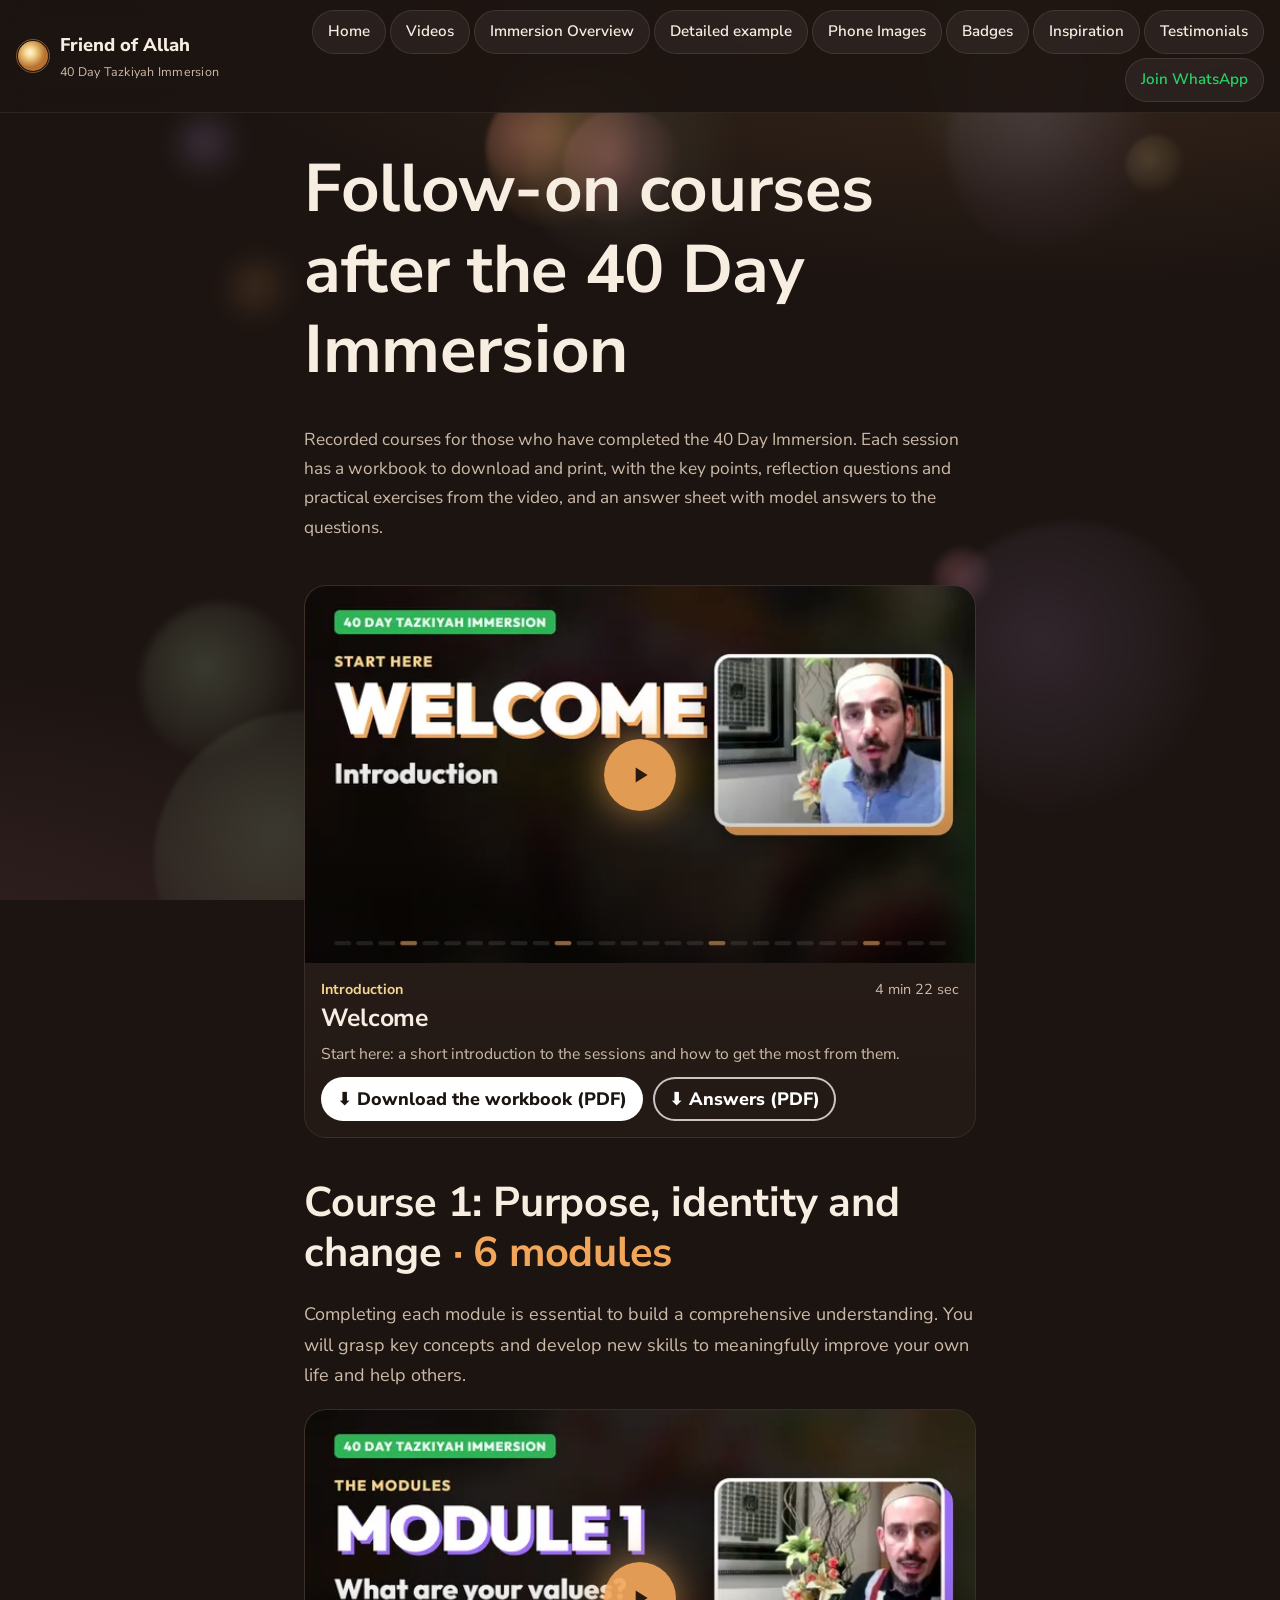
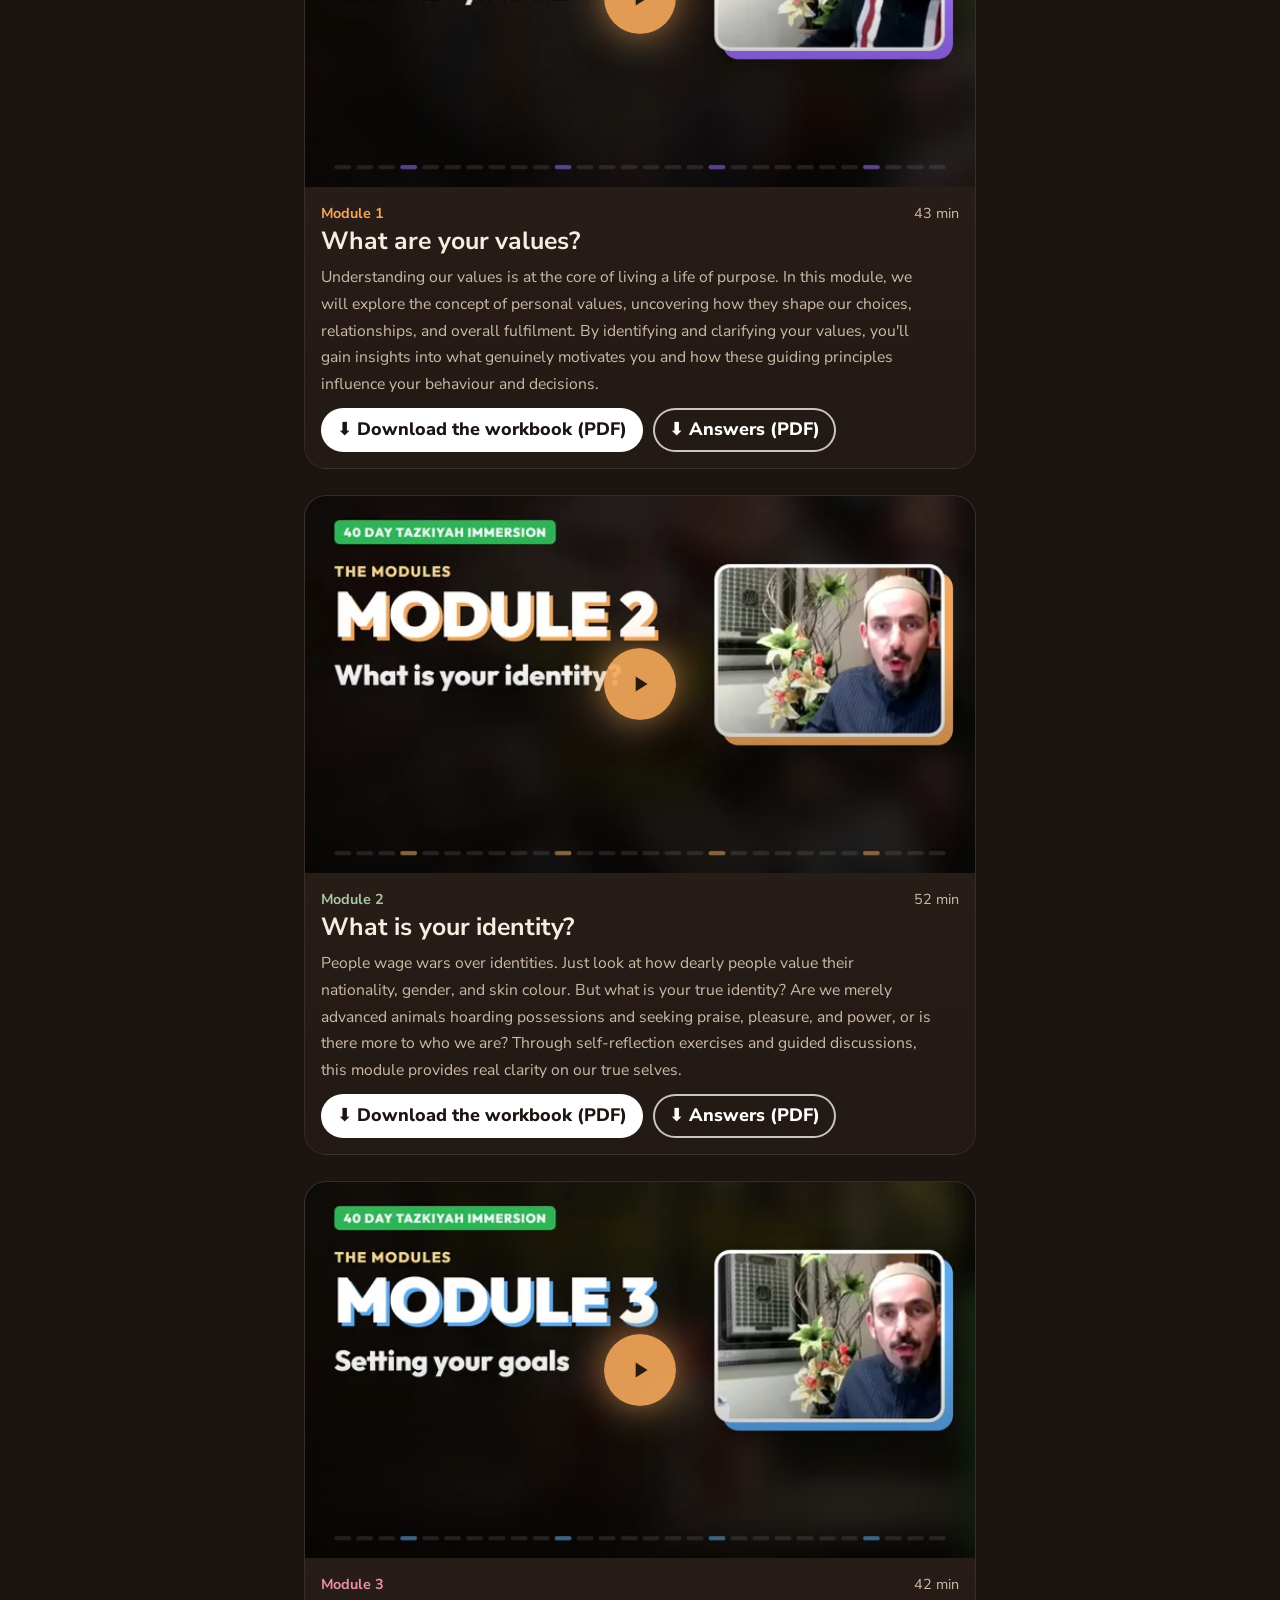
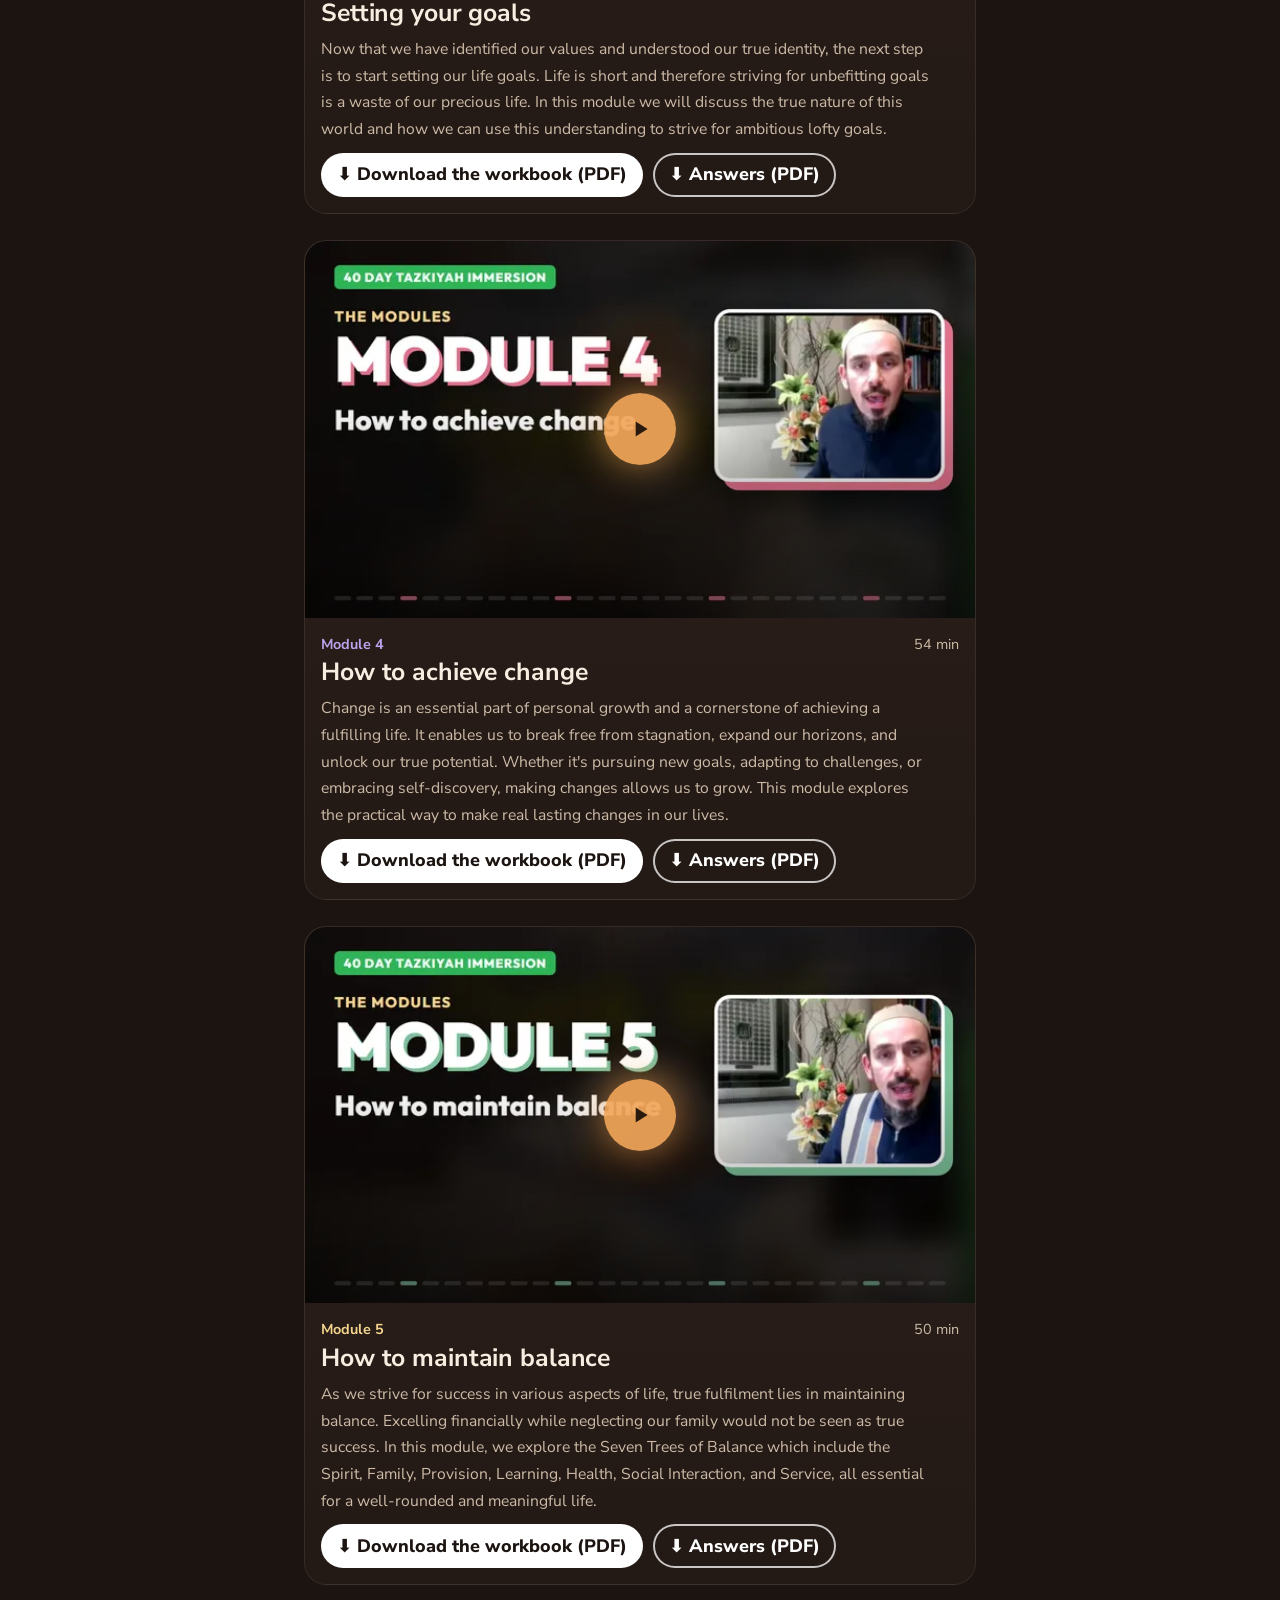
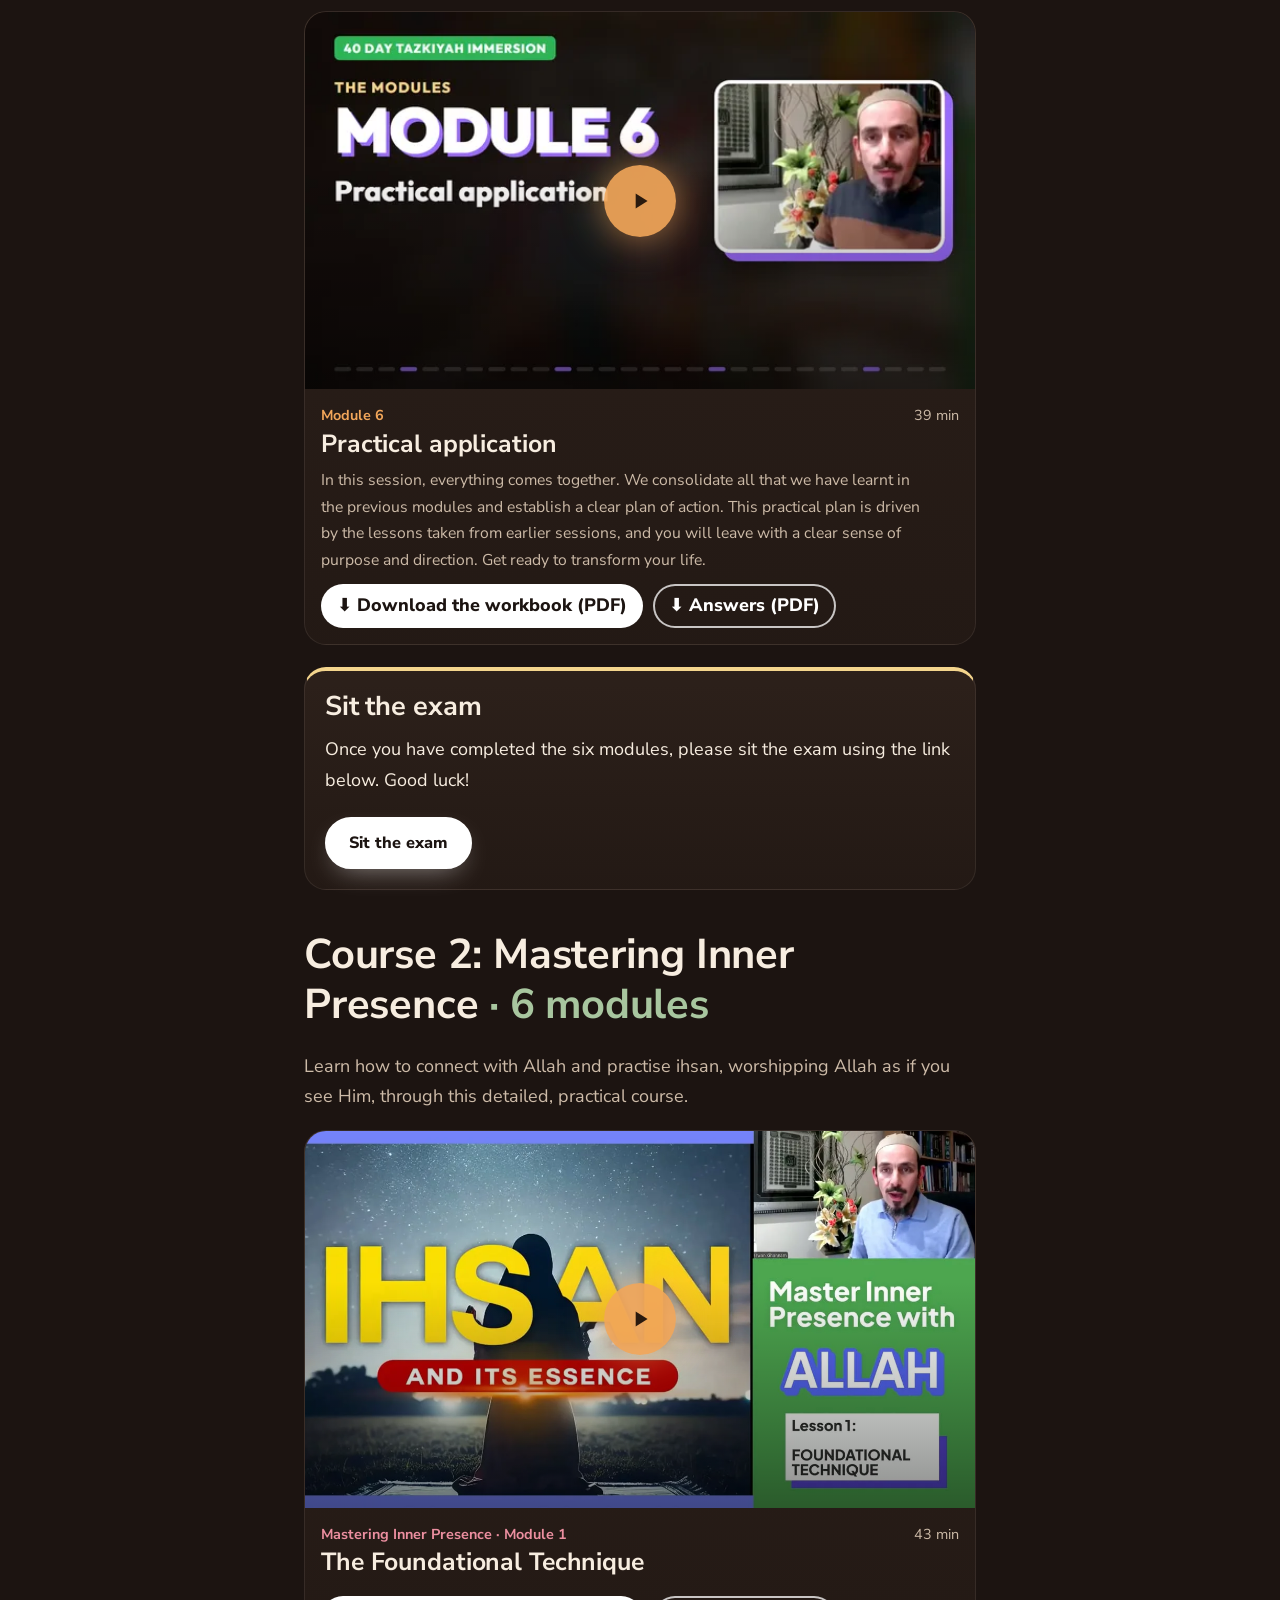
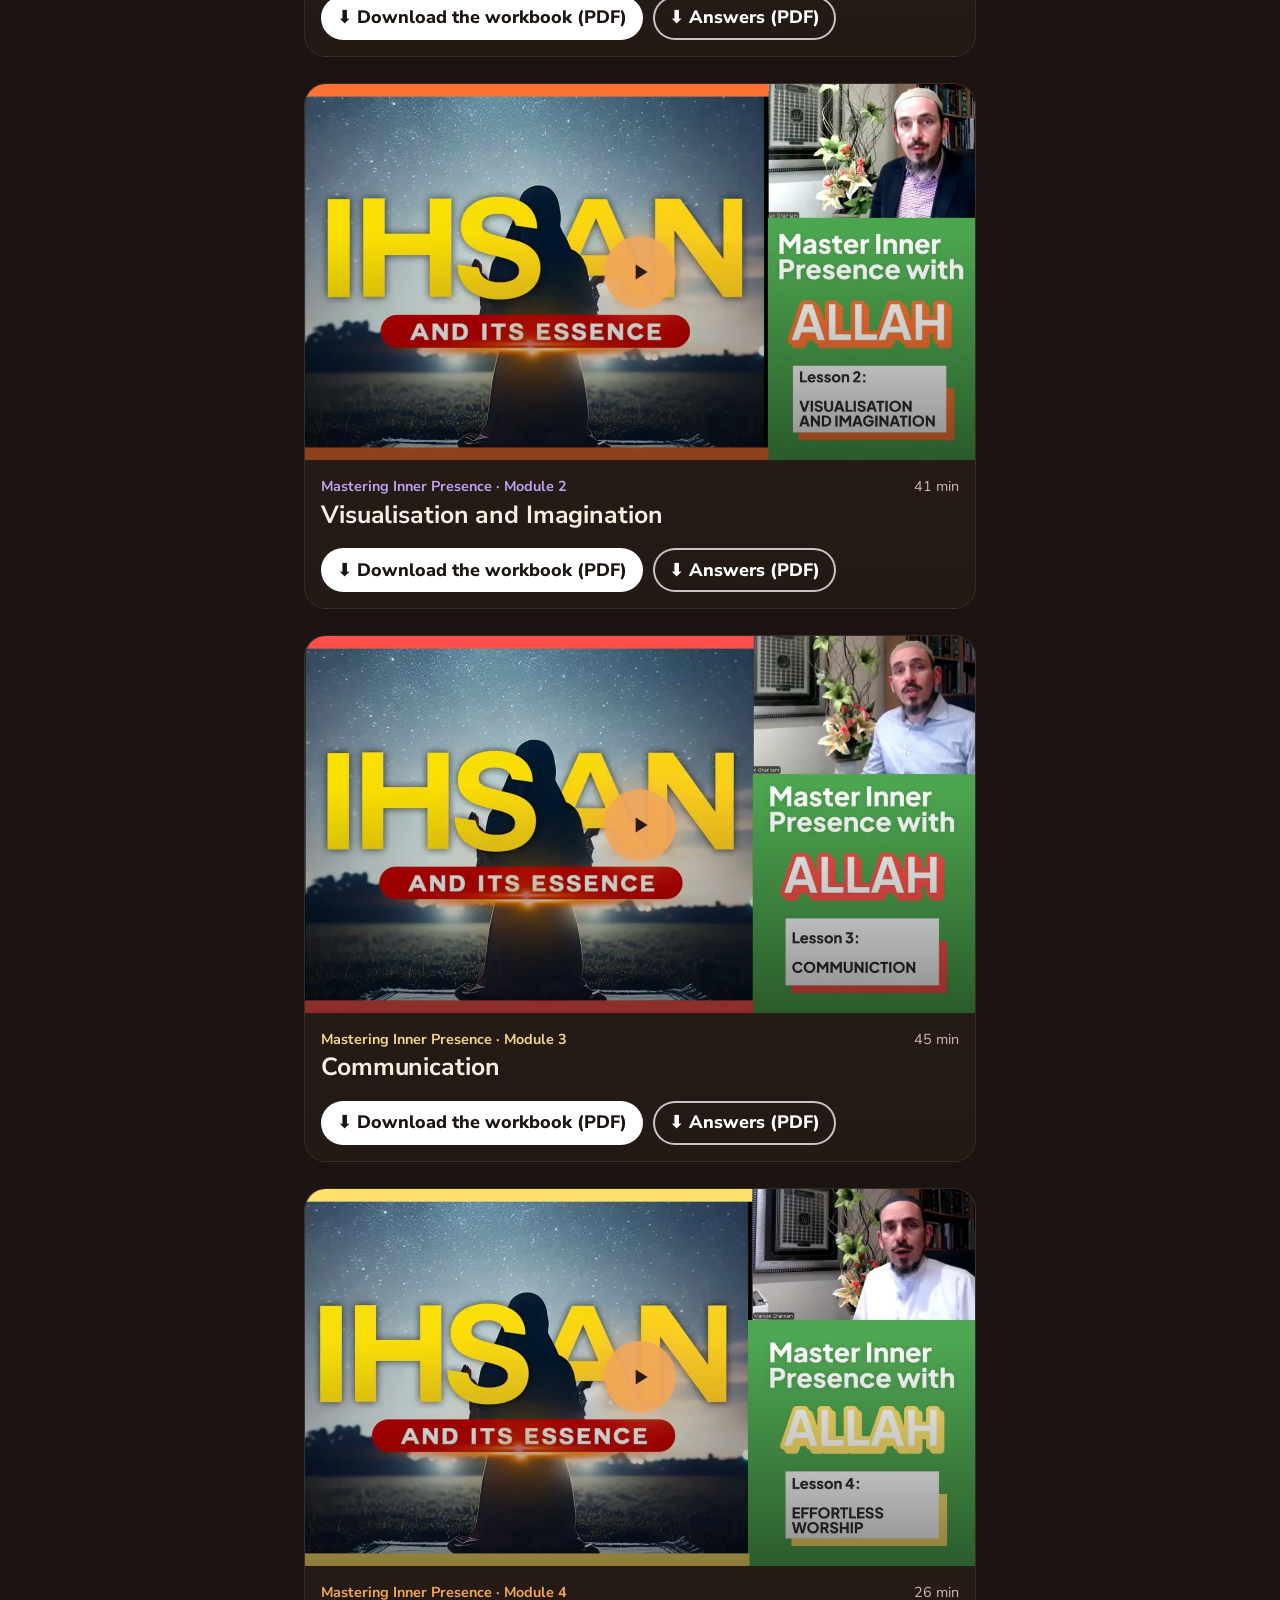
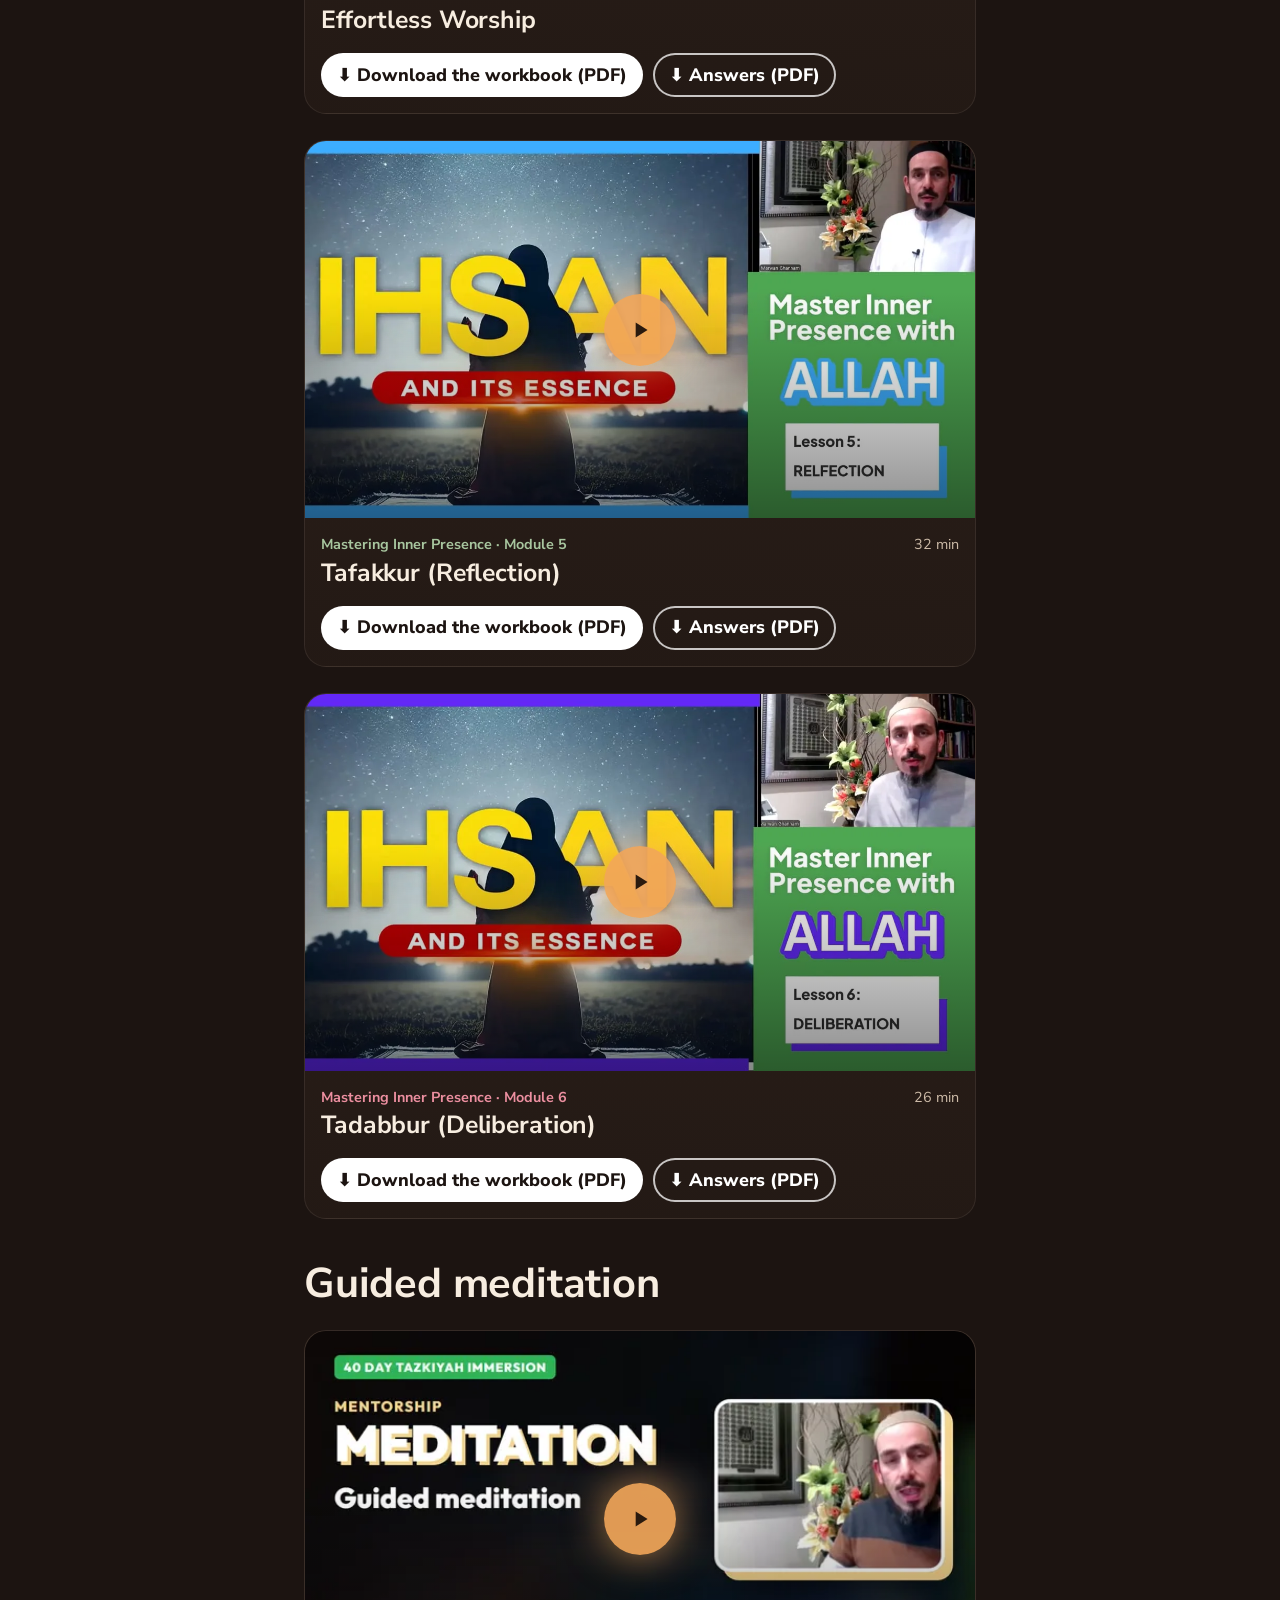
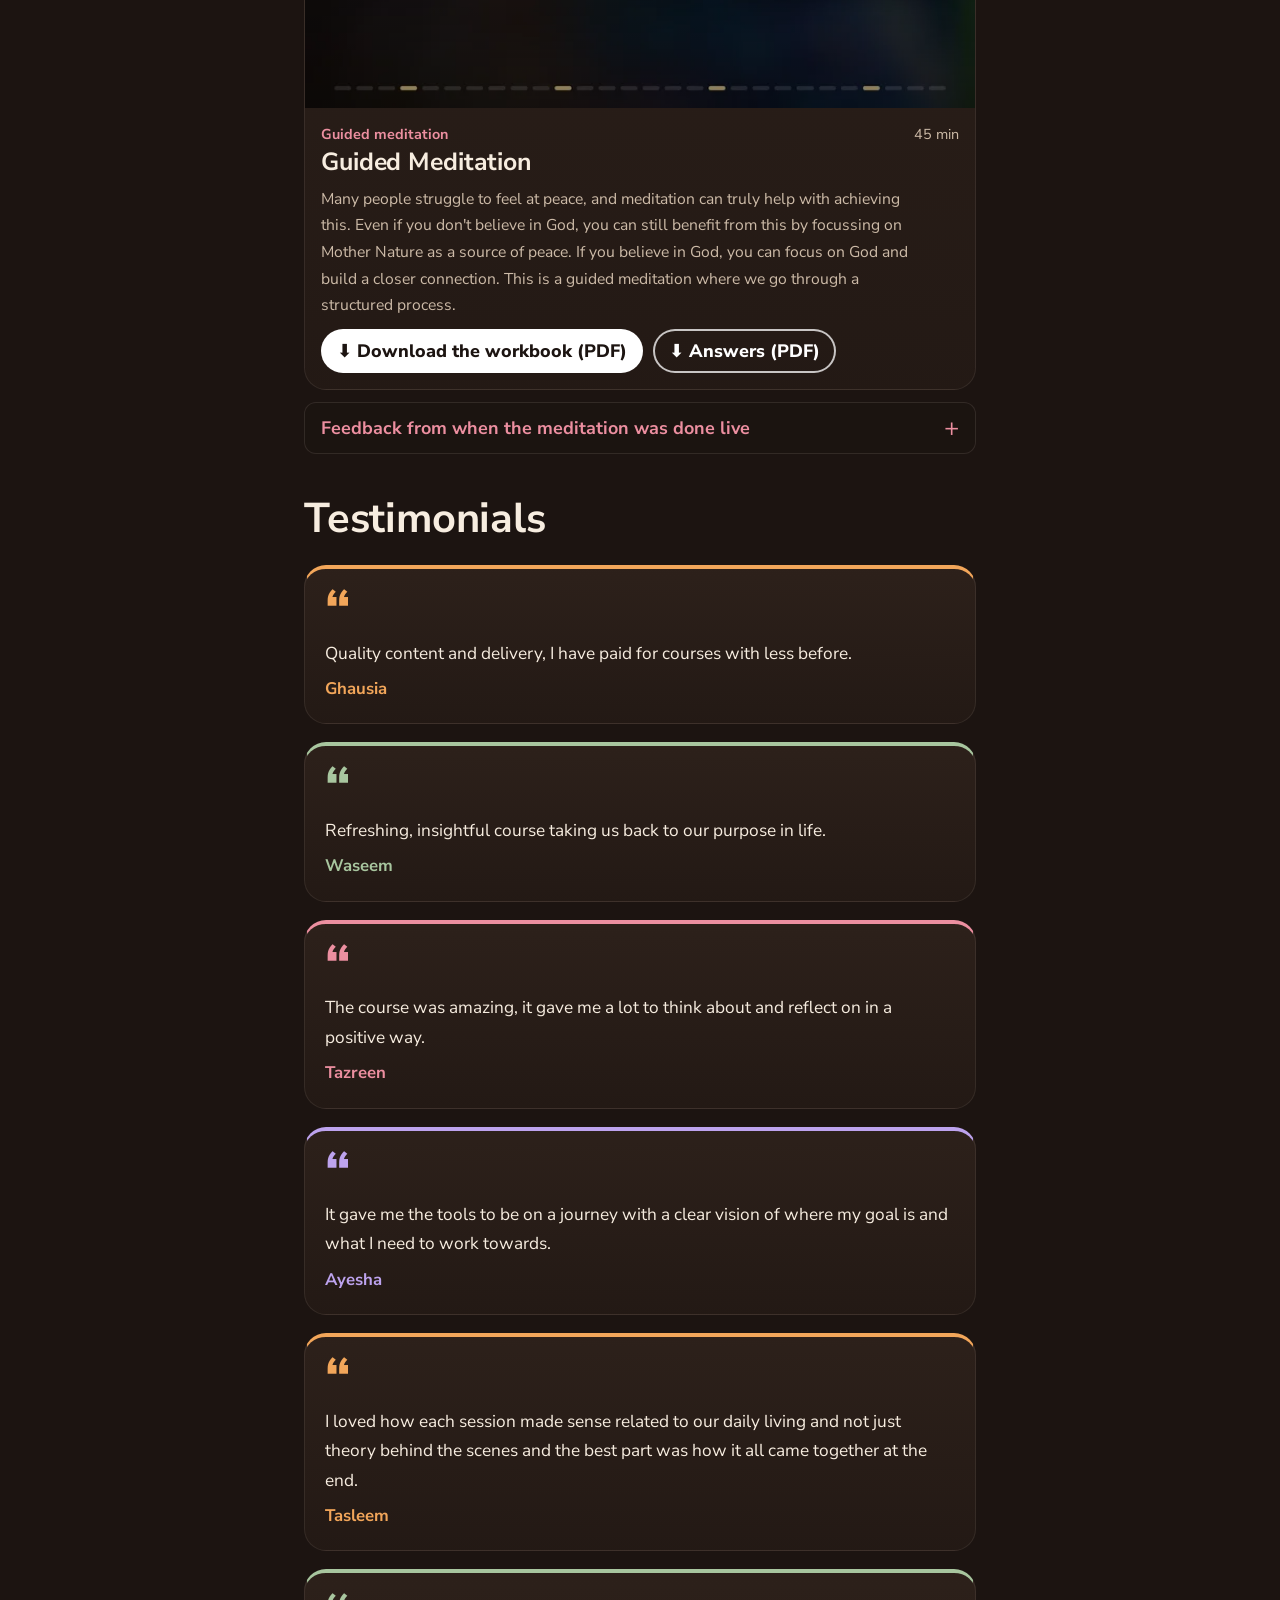
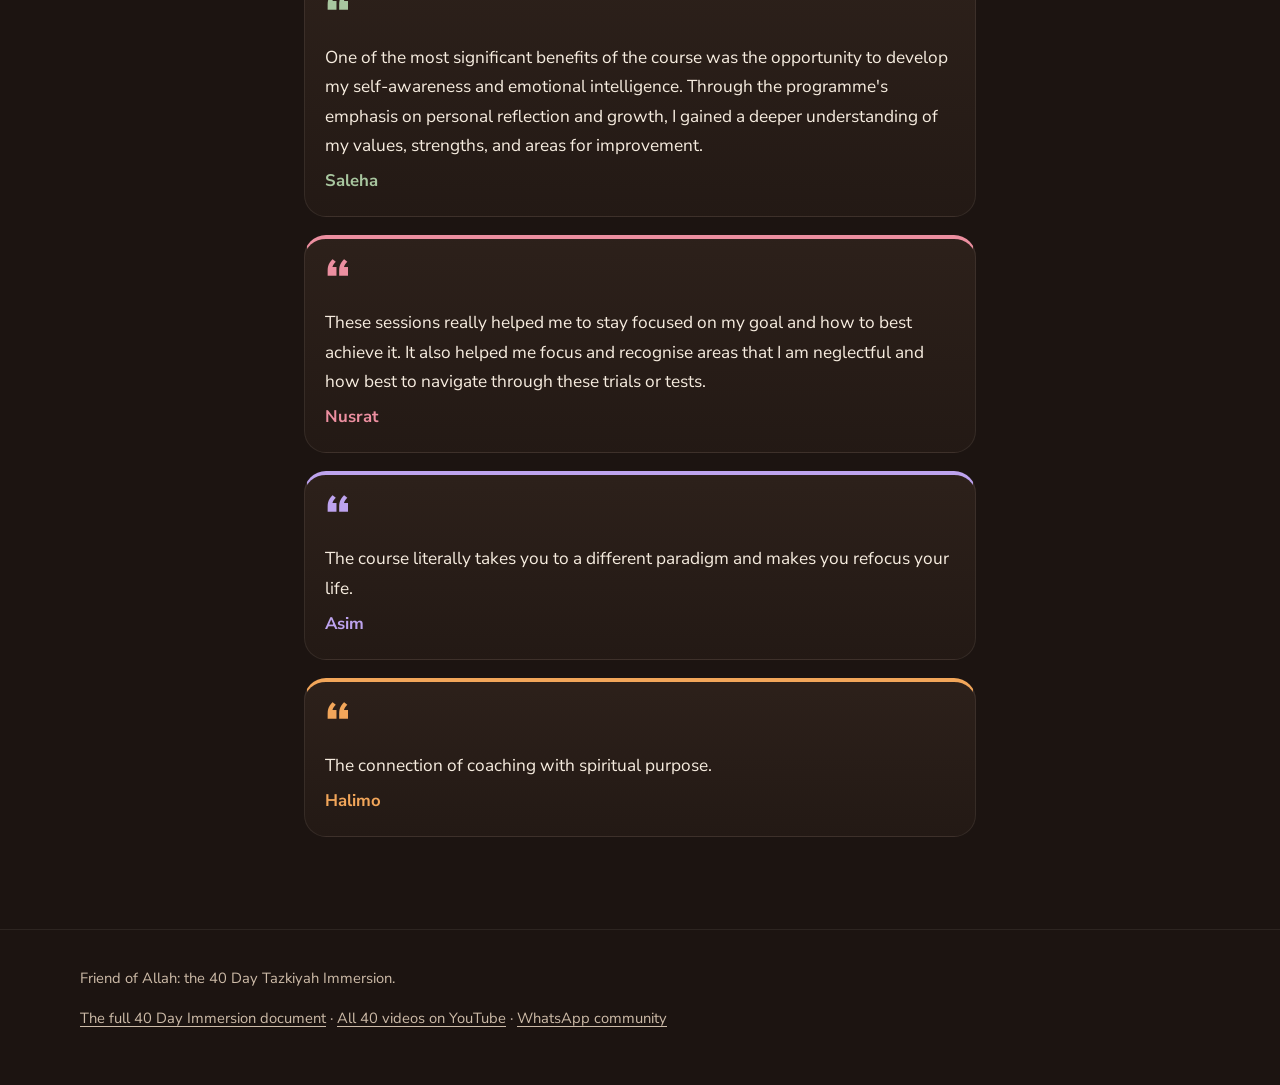
<file: immersion-sessions.html>
<!doctype html>
<html lang="en">
<head>
<meta charset="utf-8">
<meta name="viewport" content="width=device-width, initial-scale=1, viewport-fit=cover">
<title>Follow-on courses · Friend of Allah</title>
<meta name="description" content="Follow-on courses after the 40 Day Immersion, with a workbook for every session.">
<link rel="canonical" href="https://friendofallah.com/immersion-sessions">
<meta name="robots" content="noindex, nofollow">
<meta property="og:title" content="Follow-on courses · Friend of Allah">
<meta property="og:description" content="Follow-on courses after the 40 Day Immersion, with a workbook for every session.">
<meta property="og:type" content="website">
<meta property="og:url" content="https://friendofallah.com/immersion-sessions">
<meta property="og:image" content="https://friendofallah.com/img/og.jpg">
<meta name="theme-color" content="#1c1411">
<link rel="icon" href="/img/icon.svg" type="image/svg+xml">
<link rel="preconnect" href="https://fonts.googleapis.com">
<link rel="preconnect" href="https://fonts.gstatic.com" crossorigin>
<link href="https://fonts.googleapis.com/css2?family=Amiri:wght@400;700&family=Nunito+Sans:wght@400;600;700;800&display=swap" rel="stylesheet">
<link rel="stylesheet" href="/css/site.css?v=64bfcd0d">
</head>
<body>
<a class="skip" href="#main">Skip to content</a>
<div class="bokeh" aria-hidden="true"><i style="--s:90px;--x:38%;--y:11%;--c:var(--rose);--o:0.22;--b:2px;--t:20s;--dx:-22px;--dy:-15px"></i><i style="--s:220px;--x:72%;--y:-2%;--c:var(--sage);--o:0.11;--b:14px;--t:32s;--dx:-6px;--dy:1px"></i><i style="--s:220px;--x:41%;--y:6%;--c:var(--sage);--o:0.10;--b:4px;--t:18s;--dx:14px;--dy:-13px"></i><i style="--s:220px;--x:38%;--y:87%;--c:var(--ember);--o:0.13;--b:8px;--t:21s;--dx:22px;--dy:-26px"></i><i style="--s:160px;--x:38%;--y:8%;--c:var(--ember);--o:0.28;--b:2px;--t:28s;--dx:-15px;--dy:14px"></i><i style="--s:60px;--x:73%;--y:61%;--c:var(--rose);--o:0.25;--b:4px;--t:37s;--dx:-26px;--dy:4px"></i><i style="--s:60px;--x:14%;--y:13%;--c:var(--violet);--o:0.25;--b:14px;--t:36s;--dx:26px;--dy:-2px"></i><i style="--s:120px;--x:44%;--y:12%;--c:var(--rose);--o:0.26;--b:2px;--t:35s;--dx:14px;--dy:-10px"></i><i style="--s:300px;--x:72%;--y:58%;--c:var(--violet);--o:0.12;--b:4px;--t:27s;--dx:-21px;--dy:-8px"></i><i style="--s:220px;--x:74%;--y:4%;--c:var(--violet);--o:0.11;--b:4px;--t:29s;--dx:-15px;--dy:28px"></i><i style="--s:60px;--x:18%;--y:29%;--c:var(--ember);--o:0.20;--b:14px;--t:26s;--dx:-6px;--dy:-11px"></i><i style="--s:300px;--x:12%;--y:79%;--c:var(--sage);--o:0.19;--b:2px;--t:23s;--dx:29px;--dy:12px"></i><i style="--s:60px;--x:88%;--y:15%;--c:var(--gold);--o:0.17;--b:2px;--t:18s;--dx:20px;--dy:18px"></i><i style="--s:160px;--x:11%;--y:67%;--c:var(--sage);--o:0.21;--b:4px;--t:22s;--dx:-4px;--dy:6px"></i></div>
<header class="site-head">
  <a class="brand" href="/"><svg width="34" height="34" viewBox="0 0 34 34" aria-hidden="true"><defs><radialGradient id="g" cx="40%" cy="38%"><stop offset="0" stop-color="#fff6e0"/><stop offset=".35" stop-color="#f4d58d"/><stop offset="1" stop-color="#b8712f"/></radialGradient></defs><circle cx="17" cy="17" r="15" fill="url(#g)"/><circle cx="17" cy="17" r="16.5" fill="none" stroke="#f2a65a" stroke-opacity=".45"/></svg><span><b>Friend of Allah</b><small>40 Day Tazkiyah Immersion</small></span></a>
  <div class="head-actions">
    <a class="videos-btn" href="/videos">Videos</a>
    <button class="menu-btn" type="button" aria-expanded="false" aria-controls="site-menu" aria-label="Open menu"><span></span><span></span><span></span></button>
  </div>
  <nav class="tabs" id="site-menu" aria-label="Sections"><a href="/">Home</a><a href="/videos" class="videos-tab">Videos</a><a href="/journey">Immersion Overview</a><a href="/tongue">Detailed example</a><a href="/wallpapers">Phone Images</a><a href="/badges">Badges</a><a href="/inspiration">Inspiration</a><a href="/testimonials">Testimonials</a><a href="/join" class="wa-tab">Join WhatsApp</a></nav>
</header>
<main id="main">
<section class="page-hero"><div class="wrap narrow">
<h1>Follow-on courses after the 40 Day Immersion</h1>
<p>Recorded courses for those who have completed the 40 Day Immersion. Each session has a workbook to download and print, with the key points, reflection questions and practical exercises from the video, and an answer sheet with model answers to the questions.</p>
</div></section>
<section style="padding-top:0"><div class="wrap narrow">
<div class="day-list stack"><article class="panel day-card khalwa-c"><div class="yt" data-id="1038879691" data-vimeo data-title="Introduction: Welcome · 40 Day Immersion"><img src="/img/thumbs/session-1038879691.webp" alt="" width="640" height="360" loading="lazy"><button type="button" aria-label="Play video: Introduction: Welcome · 40 Day Immersion"><span><svg width="26" height="26" viewBox="0 0 24 24" aria-hidden="true"><path d="M8 5v14l11-7z" fill="#2a1a0e"/></svg></span></button></div>
<div class="in"><div class="meta"><b>Introduction</b><span>4 min 22 sec</span></div><h3>Welcome</h3><p>Start here: a short introduction to the sessions and how to get the most from them.</p><div class="wbs"><a class="wb" href="/downloads/workbooks/immersion-0.pdf" download>⬇ Download the workbook (PDF)</a><a class="wb ans" href="/downloads/workbooks/immersion-0-answers.pdf" download>⬇ Answers (PDF)</a></div></div></article></div>

<h2 class="stage-head body-c">Course 1: Purpose, identity and change <span class="days">· 6 modules</span></h2>
<p class="muted">Completing each module is essential to build a comprehensive understanding. You will grasp key concepts and develop new skills to meaningfully improve your own life and help others.</p>
<div class="day-list stack"><article class="panel day-card body-c"><div class="yt" data-id="1023384826" data-vimeo data-title="Module 1: What are your values? · 40 Day Immersion"><img src="/img/thumbs/session-1023384826.webp" alt="" width="640" height="360" loading="lazy"><button type="button" aria-label="Play video: Module 1: What are your values? · 40 Day Immersion"><span><svg width="26" height="26" viewBox="0 0 24 24" aria-hidden="true"><path d="M8 5v14l11-7z" fill="#2a1a0e"/></svg></span></button></div>
<div class="in"><div class="meta"><b>Module 1</b><span>43 min</span></div><h3>What are your values?</h3><p>Understanding our values is at the core of living a life of purpose. In this module, we will explore the concept of personal values, uncovering how they shape our choices, relationships, and overall fulfilment. By identifying and clarifying your values, you&#x27;ll gain insights into what genuinely motivates you and how these guiding principles influence your behaviour and decisions.</p><div class="wbs"><a class="wb" href="/downloads/workbooks/immersion-1.pdf" download>⬇ Download the workbook (PDF)</a><a class="wb ans" href="/downloads/workbooks/immersion-1-answers.pdf" download>⬇ Answers (PDF)</a></div></div></article><article class="panel day-card mind-c"><div class="yt" data-id="1027494573" data-vimeo data-title="Module 2: What is your identity? · 40 Day Immersion"><img src="/img/thumbs/session-1027494573.webp" alt="" width="640" height="360" loading="lazy"><button type="button" aria-label="Play video: Module 2: What is your identity? · 40 Day Immersion"><span><svg width="26" height="26" viewBox="0 0 24 24" aria-hidden="true"><path d="M8 5v14l11-7z" fill="#2a1a0e"/></svg></span></button></div>
<div class="in"><div class="meta"><b>Module 2</b><span>52 min</span></div><h3>What is your identity?</h3><p>People wage wars over identities. Just look at how dearly people value their nationality, gender, and skin colour. But what is your true identity? Are we merely advanced animals hoarding possessions and seeking praise, pleasure, and power, or is there more to who we are? Through self-reflection exercises and guided discussions, this module provides real clarity on our true selves.</p><div class="wbs"><a class="wb" href="/downloads/workbooks/immersion-2.pdf" download>⬇ Download the workbook (PDF)</a><a class="wb ans" href="/downloads/workbooks/immersion-2-answers.pdf" download>⬇ Answers (PDF)</a></div></div></article><article class="panel day-card heart-c"><div class="yt" data-id="1030005435" data-vimeo data-title="Module 3: Setting your goals · 40 Day Immersion"><img src="/img/thumbs/session-1030005435.webp" alt="" width="640" height="360" loading="lazy"><button type="button" aria-label="Play video: Module 3: Setting your goals · 40 Day Immersion"><span><svg width="26" height="26" viewBox="0 0 24 24" aria-hidden="true"><path d="M8 5v14l11-7z" fill="#2a1a0e"/></svg></span></button></div>
<div class="in"><div class="meta"><b>Module 3</b><span>42 min</span></div><h3>Setting your goals</h3><p>Now that we have identified our values and understood our true identity, the next step is to start setting our life goals. Life is short and therefore striving for unbefitting goals is a waste of our precious life. In this module we will discuss the true nature of this world and how we can use this understanding to strive for ambitious lofty goals.</p><div class="wbs"><a class="wb" href="/downloads/workbooks/immersion-3.pdf" download>⬇ Download the workbook (PDF)</a><a class="wb ans" href="/downloads/workbooks/immersion-3-answers.pdf" download>⬇ Answers (PDF)</a></div></div></article><article class="panel day-card nafs-c"><div class="yt" data-id="1032273469" data-vimeo data-title="Module 4: How to achieve change · 40 Day Immersion"><img src="/img/thumbs/session-1032273469.webp" alt="" width="640" height="360" loading="lazy"><button type="button" aria-label="Play video: Module 4: How to achieve change · 40 Day Immersion"><span><svg width="26" height="26" viewBox="0 0 24 24" aria-hidden="true"><path d="M8 5v14l11-7z" fill="#2a1a0e"/></svg></span></button></div>
<div class="in"><div class="meta"><b>Module 4</b><span>54 min</span></div><h3>How to achieve change</h3><p>Change is an essential part of personal growth and a cornerstone of achieving a fulfilling life. It enables us to break free from stagnation, expand our horizons, and unlock our true potential. Whether it&#x27;s pursuing new goals, adapting to challenges, or embracing self-discovery, making changes allows us to grow. This module explores the practical way to make real lasting changes in our lives.</p><div class="wbs"><a class="wb" href="/downloads/workbooks/immersion-4.pdf" download>⬇ Download the workbook (PDF)</a><a class="wb ans" href="/downloads/workbooks/immersion-4-answers.pdf" download>⬇ Answers (PDF)</a></div></div></article><article class="panel day-card khalwa-c"><div class="yt" data-id="1034475305" data-vimeo data-title="Module 5: How to maintain balance · 40 Day Immersion"><img src="/img/thumbs/session-1034475305.webp" alt="" width="640" height="360" loading="lazy"><button type="button" aria-label="Play video: Module 5: How to maintain balance · 40 Day Immersion"><span><svg width="26" height="26" viewBox="0 0 24 24" aria-hidden="true"><path d="M8 5v14l11-7z" fill="#2a1a0e"/></svg></span></button></div>
<div class="in"><div class="meta"><b>Module 5</b><span>50 min</span></div><h3>How to maintain balance</h3><p>As we strive for success in various aspects of life, true fulfilment lies in maintaining balance. Excelling financially while neglecting our family would not be seen as true success. In this module, we explore the Seven Trees of Balance which include the Spirit, Family, Provision, Learning, Health, Social Interaction, and Service, all essential for a well-rounded and meaningful life.</p><div class="wbs"><a class="wb" href="/downloads/workbooks/immersion-5.pdf" download>⬇ Download the workbook (PDF)</a><a class="wb ans" href="/downloads/workbooks/immersion-5-answers.pdf" download>⬇ Answers (PDF)</a></div></div></article><article class="panel day-card body-c"><div class="yt" data-id="1036714157" data-vimeo data-title="Module 6: Practical application · 40 Day Immersion"><img src="/img/thumbs/session-1036714157.webp" alt="" width="640" height="360" loading="lazy"><button type="button" aria-label="Play video: Module 6: Practical application · 40 Day Immersion"><span><svg width="26" height="26" viewBox="0 0 24 24" aria-hidden="true"><path d="M8 5v14l11-7z" fill="#2a1a0e"/></svg></span></button></div>
<div class="in"><div class="meta"><b>Module 6</b><span>39 min</span></div><h3>Practical application</h3><p>In this session, everything comes together. We consolidate all that we have learnt in the previous modules and establish a clear plan of action. This practical plan is driven by the lessons taken from earlier sessions, and you will leave with a clear sense of purpose and direction. Get ready to transform your life.</p><div class="wbs"><a class="wb" href="/downloads/workbooks/immersion-6.pdf" download>⬇ Download the workbook (PDF)</a><a class="wb ans" href="/downloads/workbooks/immersion-6-answers.pdf" download>⬇ Answers (PDF)</a></div></div></article></div>

<div class="panel journals" style="margin-top:22px">
  <h2>Sit the exam</h2>
  <p>Once you have completed the six modules, please sit the exam using the link below. Good luck!</p>
  <div class="btns"><a class="btn white" href="https://forms.gle/WeJGfQ3jLNXrrFxe9" rel="noopener">Sit the exam</a></div>
</div>

<h2 class="stage-head mind-c">Course 2: Mastering Inner Presence <span class="days">· 6 modules</span></h2>
<p class="muted">Learn how to connect with Allah and practise ihsan, worshipping Allah as if you see Him, through this detailed, practical course.</p>
<div class="day-list stack"><article class="panel day-card heart-c"><div class="yt" data-id="1084976897" data-vimeo data-title="Mastering Inner Presence · Module 1: The Foundational Technique · 40 Day Immersion"><img src="/img/thumbs/session-1084976897.webp" alt="" width="640" height="360" loading="lazy"><button type="button" aria-label="Play video: Mastering Inner Presence · Module 1: The Foundational Technique · 40 Day Immersion"><span><svg width="26" height="26" viewBox="0 0 24 24" aria-hidden="true"><path d="M8 5v14l11-7z" fill="#2a1a0e"/></svg></span></button></div>
<div class="in"><div class="meta"><b>Mastering Inner Presence · Module 1</b><span>43 min</span></div><h3>The Foundational Technique</h3><div class="wbs"><a class="wb" href="/downloads/workbooks/inner-presence-1.pdf" download>⬇ Download the workbook (PDF)</a><a class="wb ans" href="/downloads/workbooks/inner-presence-1-answers.pdf" download>⬇ Answers (PDF)</a></div></div></article><article class="panel day-card nafs-c"><div class="yt" data-id="1087351125" data-vimeo data-title="Mastering Inner Presence · Module 2: Visualisation and Imagination · 40 Day Immersion"><img src="/img/thumbs/session-1087351125.webp" alt="" width="640" height="360" loading="lazy"><button type="button" aria-label="Play video: Mastering Inner Presence · Module 2: Visualisation and Imagination · 40 Day Immersion"><span><svg width="26" height="26" viewBox="0 0 24 24" aria-hidden="true"><path d="M8 5v14l11-7z" fill="#2a1a0e"/></svg></span></button></div>
<div class="in"><div class="meta"><b>Mastering Inner Presence · Module 2</b><span>41 min</span></div><h3>Visualisation and Imagination</h3><div class="wbs"><a class="wb" href="/downloads/workbooks/inner-presence-2.pdf" download>⬇ Download the workbook (PDF)</a><a class="wb ans" href="/downloads/workbooks/inner-presence-2-answers.pdf" download>⬇ Answers (PDF)</a></div></div></article><article class="panel day-card khalwa-c"><div class="yt" data-id="1094962975" data-vimeo data-title="Mastering Inner Presence · Module 3: Communication · 40 Day Immersion"><img src="/img/thumbs/session-1094962975.webp" alt="" width="640" height="360" loading="lazy"><button type="button" aria-label="Play video: Mastering Inner Presence · Module 3: Communication · 40 Day Immersion"><span><svg width="26" height="26" viewBox="0 0 24 24" aria-hidden="true"><path d="M8 5v14l11-7z" fill="#2a1a0e"/></svg></span></button></div>
<div class="in"><div class="meta"><b>Mastering Inner Presence · Module 3</b><span>45 min</span></div><h3>Communication</h3><div class="wbs"><a class="wb" href="/downloads/workbooks/inner-presence-3.pdf" download>⬇ Download the workbook (PDF)</a><a class="wb ans" href="/downloads/workbooks/inner-presence-3-answers.pdf" download>⬇ Answers (PDF)</a></div></div></article><article class="panel day-card body-c"><div class="yt" data-id="1100574493" data-vimeo data-title="Mastering Inner Presence · Module 4: Effortless Worship · 40 Day Immersion"><img src="/img/thumbs/session-1100574493.webp" alt="" width="640" height="360" loading="lazy"><button type="button" aria-label="Play video: Mastering Inner Presence · Module 4: Effortless Worship · 40 Day Immersion"><span><svg width="26" height="26" viewBox="0 0 24 24" aria-hidden="true"><path d="M8 5v14l11-7z" fill="#2a1a0e"/></svg></span></button></div>
<div class="in"><div class="meta"><b>Mastering Inner Presence · Module 4</b><span>26 min</span></div><h3>Effortless Worship</h3><div class="wbs"><a class="wb" href="/downloads/workbooks/inner-presence-4.pdf" download>⬇ Download the workbook (PDF)</a><a class="wb ans" href="/downloads/workbooks/inner-presence-4-answers.pdf" download>⬇ Answers (PDF)</a></div></div></article><article class="panel day-card mind-c"><div class="yt" data-id="1101168978" data-vimeo data-title="Mastering Inner Presence · Module 5: Tafakkur (Reflection) · 40 Day Immersion"><img src="/img/thumbs/session-1101168978.webp" alt="" width="640" height="360" loading="lazy"><button type="button" aria-label="Play video: Mastering Inner Presence · Module 5: Tafakkur (Reflection) · 40 Day Immersion"><span><svg width="26" height="26" viewBox="0 0 24 24" aria-hidden="true"><path d="M8 5v14l11-7z" fill="#2a1a0e"/></svg></span></button></div>
<div class="in"><div class="meta"><b>Mastering Inner Presence · Module 5</b><span>32 min</span></div><h3>Tafakkur (Reflection)</h3><div class="wbs"><a class="wb" href="/downloads/workbooks/inner-presence-5.pdf" download>⬇ Download the workbook (PDF)</a><a class="wb ans" href="/downloads/workbooks/inner-presence-5-answers.pdf" download>⬇ Answers (PDF)</a></div></div></article><article class="panel day-card heart-c"><div class="yt" data-id="1102462766" data-vimeo data-title="Mastering Inner Presence · Module 6: Tadabbur (Deliberation) · 40 Day Immersion"><img src="/img/thumbs/session-1102462766.webp" alt="" width="640" height="360" loading="lazy"><button type="button" aria-label="Play video: Mastering Inner Presence · Module 6: Tadabbur (Deliberation) · 40 Day Immersion"><span><svg width="26" height="26" viewBox="0 0 24 24" aria-hidden="true"><path d="M8 5v14l11-7z" fill="#2a1a0e"/></svg></span></button></div>
<div class="in"><div class="meta"><b>Mastering Inner Presence · Module 6</b><span>26 min</span></div><h3>Tadabbur (Deliberation)</h3><div class="wbs"><a class="wb" href="/downloads/workbooks/inner-presence-6.pdf" download>⬇ Download the workbook (PDF)</a><a class="wb ans" href="/downloads/workbooks/inner-presence-6-answers.pdf" download>⬇ Answers (PDF)</a></div></div></article></div>

<h2 class="stage-head heart-c">Guided meditation</h2>
<div class="day-list stack"><article class="panel day-card heart-c"><div class="yt" data-id="1037407601" data-vimeo data-title="Guided meditation: Guided Meditation · 40 Day Immersion"><img src="/img/thumbs/session-1037407601.webp" alt="" width="640" height="360" loading="lazy"><button type="button" aria-label="Play video: Guided meditation: Guided Meditation · 40 Day Immersion"><span><svg width="26" height="26" viewBox="0 0 24 24" aria-hidden="true"><path d="M8 5v14l11-7z" fill="#2a1a0e"/></svg></span></button></div>
<div class="in"><div class="meta"><b>Guided meditation</b><span>45 min</span></div><h3>Guided Meditation</h3><p>Many people struggle to feel at peace, and meditation can truly help with achieving this. Even if you don&#x27;t believe in God, you can still benefit from this by focussing on Mother Nature as a source of peace. If you believe in God, you can focus on God and build a closer connection. This is a guided meditation where we go through a structured process.</p><div class="wbs"><a class="wb" href="/downloads/workbooks/meditation-1.pdf" download>⬇ Download the workbook (PDF)</a><a class="wb ans" href="/downloads/workbooks/meditation-1-answers.pdf" download>⬇ Answers (PDF)</a></div></div></article></div>
<details class="more heart-c"><summary>Feedback from when the meditation was done live</summary><div class="body"><ul><li>Literally had goose bumps throughout.</li><li>It helped to unburden the weight on my heart.</li><li>This was beautiful and I really needed it.</li><li>By far the best dua meditation I&#x27;ve attended.</li><li>A beautiful experience of getting closer to God and having the space to change our ways.</li><li>The tears! I now understand why people cry in duas. Thank you for taking us through this.</li><li>When we leave all our worries to God after trying, we feel lighter.</li><li>The heart felt soaked in the love of God, then in the fear of Allah, then in the end leapt to our master in Madinah ﷺ when listening to the nasheed.</li><li>This is very different to the traditional mindfulness practices which don&#x27;t have the divine concept.</li><li>After listening to the dua I felt a sense of gratitude for God&#x27;s blessings and mercy.</li></ul></div></details>

<h2 class="stage-head mind-c">Testimonials</h2>
<div class="quotes"><figure class="panel quote body-c"><blockquote><p>Quality content and delivery, I have paid for courses with less before.</p></blockquote><figcaption><b>Ghausia</b></figcaption></figure><figure class="panel quote mind-c"><blockquote><p>Refreshing, insightful course taking us back to our purpose in life.</p></blockquote><figcaption><b>Waseem</b></figcaption></figure><figure class="panel quote heart-c"><blockquote><p>The course was amazing, it gave me a lot to think about and reflect on in a positive way.</p></blockquote><figcaption><b>Tazreen</b></figcaption></figure><figure class="panel quote nafs-c"><blockquote><p>It gave me the tools to be on a journey with a clear vision of where my goal is and what I need to work towards.</p></blockquote><figcaption><b>Ayesha</b></figcaption></figure><figure class="panel quote body-c"><blockquote><p>I loved how each session made sense related to our daily living and not just theory behind the scenes and the best part was how it all came together at the end.</p></blockquote><figcaption><b>Tasleem</b></figcaption></figure><figure class="panel quote mind-c"><blockquote><p>One of the most significant benefits of the course was the opportunity to develop my self-awareness and emotional intelligence. Through the programme&#x27;s emphasis on personal reflection and growth, I gained a deeper understanding of my values, strengths, and areas for improvement.</p></blockquote><figcaption><b>Saleha</b></figcaption></figure><figure class="panel quote heart-c"><blockquote><p>These sessions really helped me to stay focused on my goal and how to best achieve it. It also helped me focus and recognise areas that I am neglectful and how best to navigate through these trials or tests.</p></blockquote><figcaption><b>Nusrat</b></figcaption></figure><figure class="panel quote nafs-c"><blockquote><p>The course literally takes you to a different paradigm and makes you refocus your life.</p></blockquote><figcaption><b>Asim</b></figcaption></figure><figure class="panel quote body-c"><blockquote><p>The connection of coaching with spiritual purpose.</p></blockquote><figcaption><b>Halimo</b></figcaption></figure></div>
</div></section>
</main>
<footer class="site-foot"><div class="wrap">
  <p>Friend of Allah: the 40 Day Tazkiyah Immersion.</p>
  <p><a href="/downloads/40-Day-Immersion.pdf">The full 40 Day Immersion document</a> · <a href="https://www.youtube.com/playlist?list=PLGFzjWrMECoU">All 40 videos on YouTube</a> · <a href="https://chat.whatsapp.com/KP9KJjJTYYQGTF67vCUouw">WhatsApp community</a></p>
</div></footer>
<div class="join-bar"><a class="btn wa" href="https://chat.whatsapp.com/KP9KJjJTYYQGTF67vCUouw" rel="noopener">Join the WhatsApp community</a></div>
<script src="/js/site.js?v=bbf34fd4" defer></script>
</body>
</html>
</file>
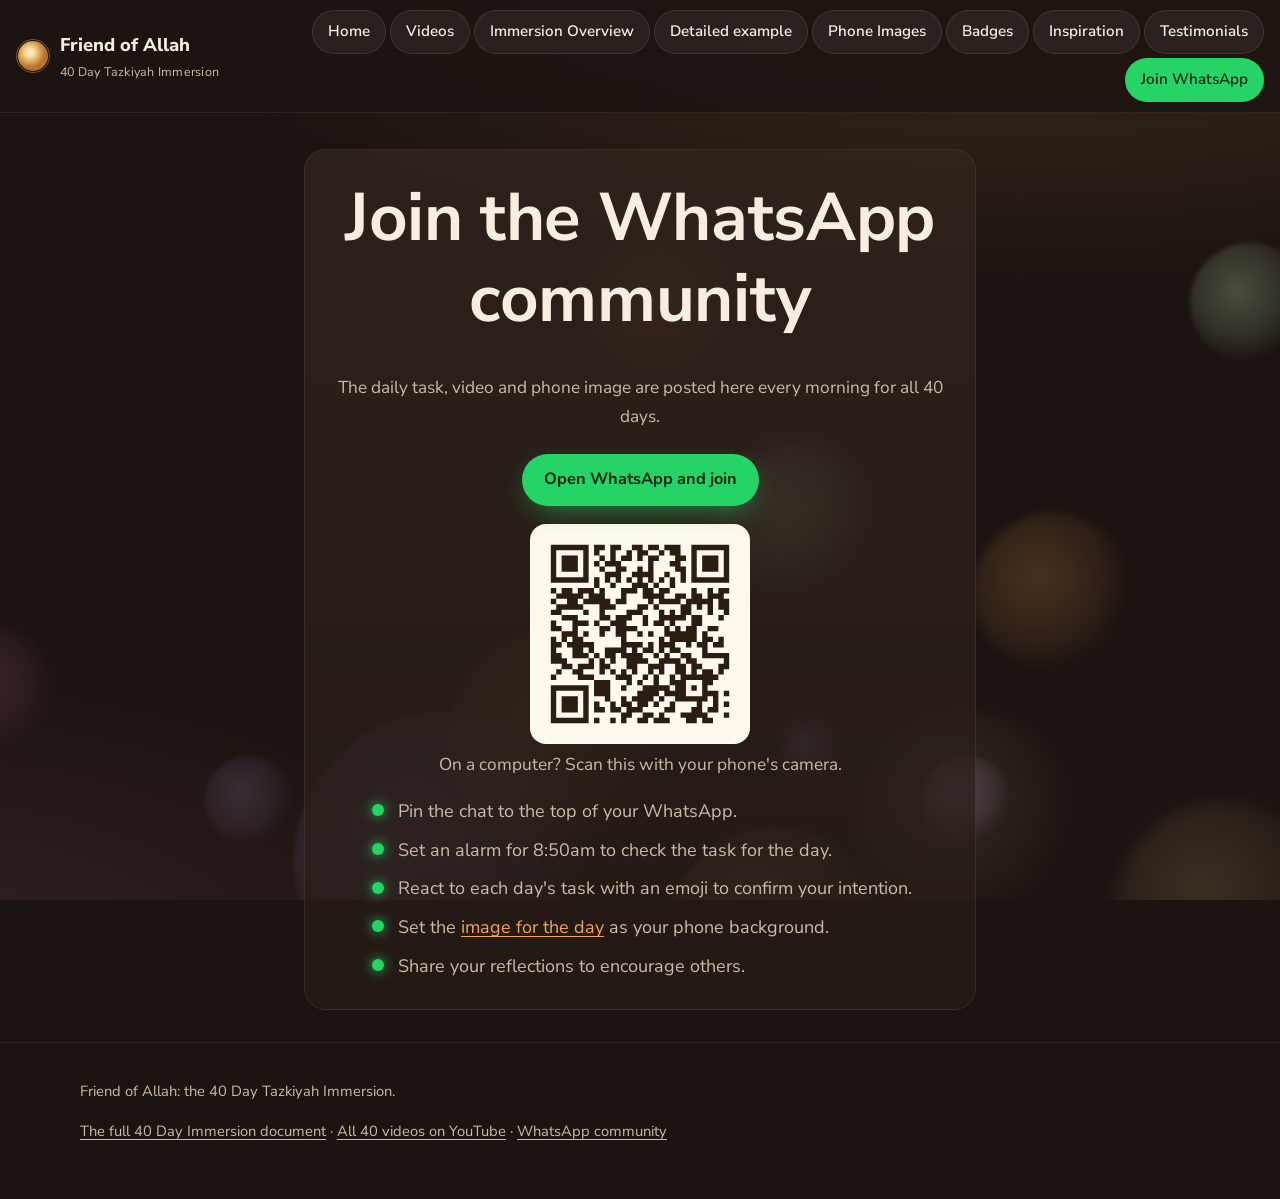
<file: join.html>
<!doctype html>
<html lang="en">
<head>
<meta charset="utf-8">
<meta name="viewport" content="width=device-width, initial-scale=1, viewport-fit=cover">
<title>Join the WhatsApp community · Friend of Allah</title>
<meta name="description" content="Join the 40 Day Immersion WhatsApp community to receive the daily task, video and phone image every morning.">
<link rel="canonical" href="https://friendofallah.com/join">
<meta property="og:title" content="Join the WhatsApp community · Friend of Allah">
<meta property="og:description" content="Join the 40 Day Immersion WhatsApp community to receive the daily task, video and phone image every morning.">
<meta property="og:type" content="website">
<meta property="og:url" content="https://friendofallah.com/join">
<meta property="og:image" content="https://friendofallah.com/img/og.jpg">
<meta name="theme-color" content="#1c1411">
<link rel="icon" href="/img/icon.svg" type="image/svg+xml">
<link rel="preconnect" href="https://fonts.googleapis.com">
<link rel="preconnect" href="https://fonts.gstatic.com" crossorigin>
<link href="https://fonts.googleapis.com/css2?family=Amiri:wght@400;700&family=Nunito+Sans:wght@400;600;700;800&display=swap" rel="stylesheet">
<link rel="stylesheet" href="/css/site.css?v=64bfcd0d">
</head>
<body>
<a class="skip" href="#main">Skip to content</a>
<div class="bokeh" aria-hidden="true"><i style="--s:220px;--x:52%;--y:92%;--c:var(--gold);--o:0.18;--b:2px;--t:18s;--dx:-21px;--dy:12px"></i><i style="--s:220px;--x:87%;--y:89%;--c:var(--gold);--o:0.14;--b:8px;--t:18s;--dx:-13px;--dy:1px"></i><i style="--s:90px;--x:42%;--y:63%;--c:var(--violet);--o:0.31;--b:2px;--t:24s;--dx:6px;--dy:5px"></i><i style="--s:300px;--x:23%;--y:79%;--c:var(--violet);--o:0.18;--b:2px;--t:31s;--dx:-9px;--dy:-25px"></i><i style="--s:120px;--x:93%;--y:27%;--c:var(--sage);--o:0.33;--b:2px;--t:24s;--dx:14px;--dy:10px"></i><i style="--s:120px;--x:-5%;--y:70%;--c:var(--rose);--o:0.15;--b:8px;--t:33s;--dx:29px;--dy:23px"></i><i style="--s:90px;--x:72%;--y:84%;--c:var(--violet);--o:0.25;--b:2px;--t:38s;--dx:-7px;--dy:-15px"></i><i style="--s:220px;--x:35%;--y:70%;--c:var(--ember);--o:0.13;--b:2px;--t:34s;--dx:26px;--dy:13px"></i><i style="--s:220px;--x:67%;--y:79%;--c:var(--gold);--o:0.10;--b:8px;--t:24s;--dx:-6px;--dy:0px"></i><i style="--s:90px;--x:16%;--y:84%;--c:var(--violet);--o:0.16;--b:2px;--t:24s;--dx:19px;--dy:-20px"></i><i style="--s:60px;--x:61%;--y:80%;--c:var(--violet);--o:0.29;--b:8px;--t:29s;--dx:-6px;--dy:3px"></i><i style="--s:160px;--x:76%;--y:57%;--c:var(--ember);--o:0.20;--b:4px;--t:31s;--dx:8px;--dy:17px"></i><i style="--s:160px;--x:46%;--y:26%;--c:var(--ember);--o:0.14;--b:14px;--t:32s;--dx:20px;--dy:23px"></i><i style="--s:160px;--x:56%;--y:49%;--c:var(--sage);--o:0.33;--b:8px;--t:40s;--dx:22px;--dy:-4px"></i></div>
<header class="site-head">
  <a class="brand" href="/"><svg width="34" height="34" viewBox="0 0 34 34" aria-hidden="true"><defs><radialGradient id="g" cx="40%" cy="38%"><stop offset="0" stop-color="#fff6e0"/><stop offset=".35" stop-color="#f4d58d"/><stop offset="1" stop-color="#b8712f"/></radialGradient></defs><circle cx="17" cy="17" r="15" fill="url(#g)"/><circle cx="17" cy="17" r="16.5" fill="none" stroke="#f2a65a" stroke-opacity=".45"/></svg><span><b>Friend of Allah</b><small>40 Day Tazkiyah Immersion</small></span></a>
  <div class="head-actions">
    <a class="videos-btn" href="/videos">Videos</a>
    <button class="menu-btn" type="button" aria-expanded="false" aria-controls="site-menu" aria-label="Open menu"><span></span><span></span><span></span></button>
  </div>
  <nav class="tabs" id="site-menu" aria-label="Sections"><a href="/">Home</a><a href="/videos" class="videos-tab">Videos</a><a href="/journey">Immersion Overview</a><a href="/tongue">Detailed example</a><a href="/wallpapers">Phone Images</a><a href="/badges">Badges</a><a href="/inspiration">Inspiration</a><a href="/testimonials">Testimonials</a><a href="/join" aria-current="page" class="wa-tab">Join WhatsApp</a></nav>
</header>
<main id="main">
<section class="page-hero"><div class="wrap narrow">
<div class="panel join-card">
  <h1>Join the WhatsApp community</h1>
  <p class="muted" style="margin:0 auto">The daily task, video and phone image are posted here every morning for all 40 days.</p>
  <div class="btns" style="justify-content:center"><a class="btn wa" href="https://chat.whatsapp.com/KP9KJjJTYYQGTF67vCUouw" rel="noopener">Open WhatsApp and join</a></div>
  <img class="qr" src="/img/whatsapp-qr.svg" alt="QR code to join the 40 Day Immersion WhatsApp community" width="264" height="264">
  <p class="muted">On a computer? Scan this with your phone's camera.</p>
  <ul class="check">
    <li>Pin the chat to the top of your WhatsApp.</li>
    <li>Set an alarm for 8:50am to check the task for the day.</li>
    <li>React to each day's task with an emoji to confirm your intention.</li>
    <li>Set the <a href="/wallpapers">image for the day</a> as your phone background.</li>
    <li>Share your reflections to encourage others.</li>
  </ul>
</div>
</div></section>
</main>
<footer class="site-foot"><div class="wrap">
  <p>Friend of Allah: the 40 Day Tazkiyah Immersion.</p>
  <p><a href="/downloads/40-Day-Immersion.pdf">The full 40 Day Immersion document</a> · <a href="https://www.youtube.com/playlist?list=PLGFzjWrMECoU">All 40 videos on YouTube</a> · <a href="https://chat.whatsapp.com/KP9KJjJTYYQGTF67vCUouw">WhatsApp community</a></p>
</div></footer>

<script src="/js/site.js?v=bbf34fd4" defer></script>
</body>
</html>
</file>
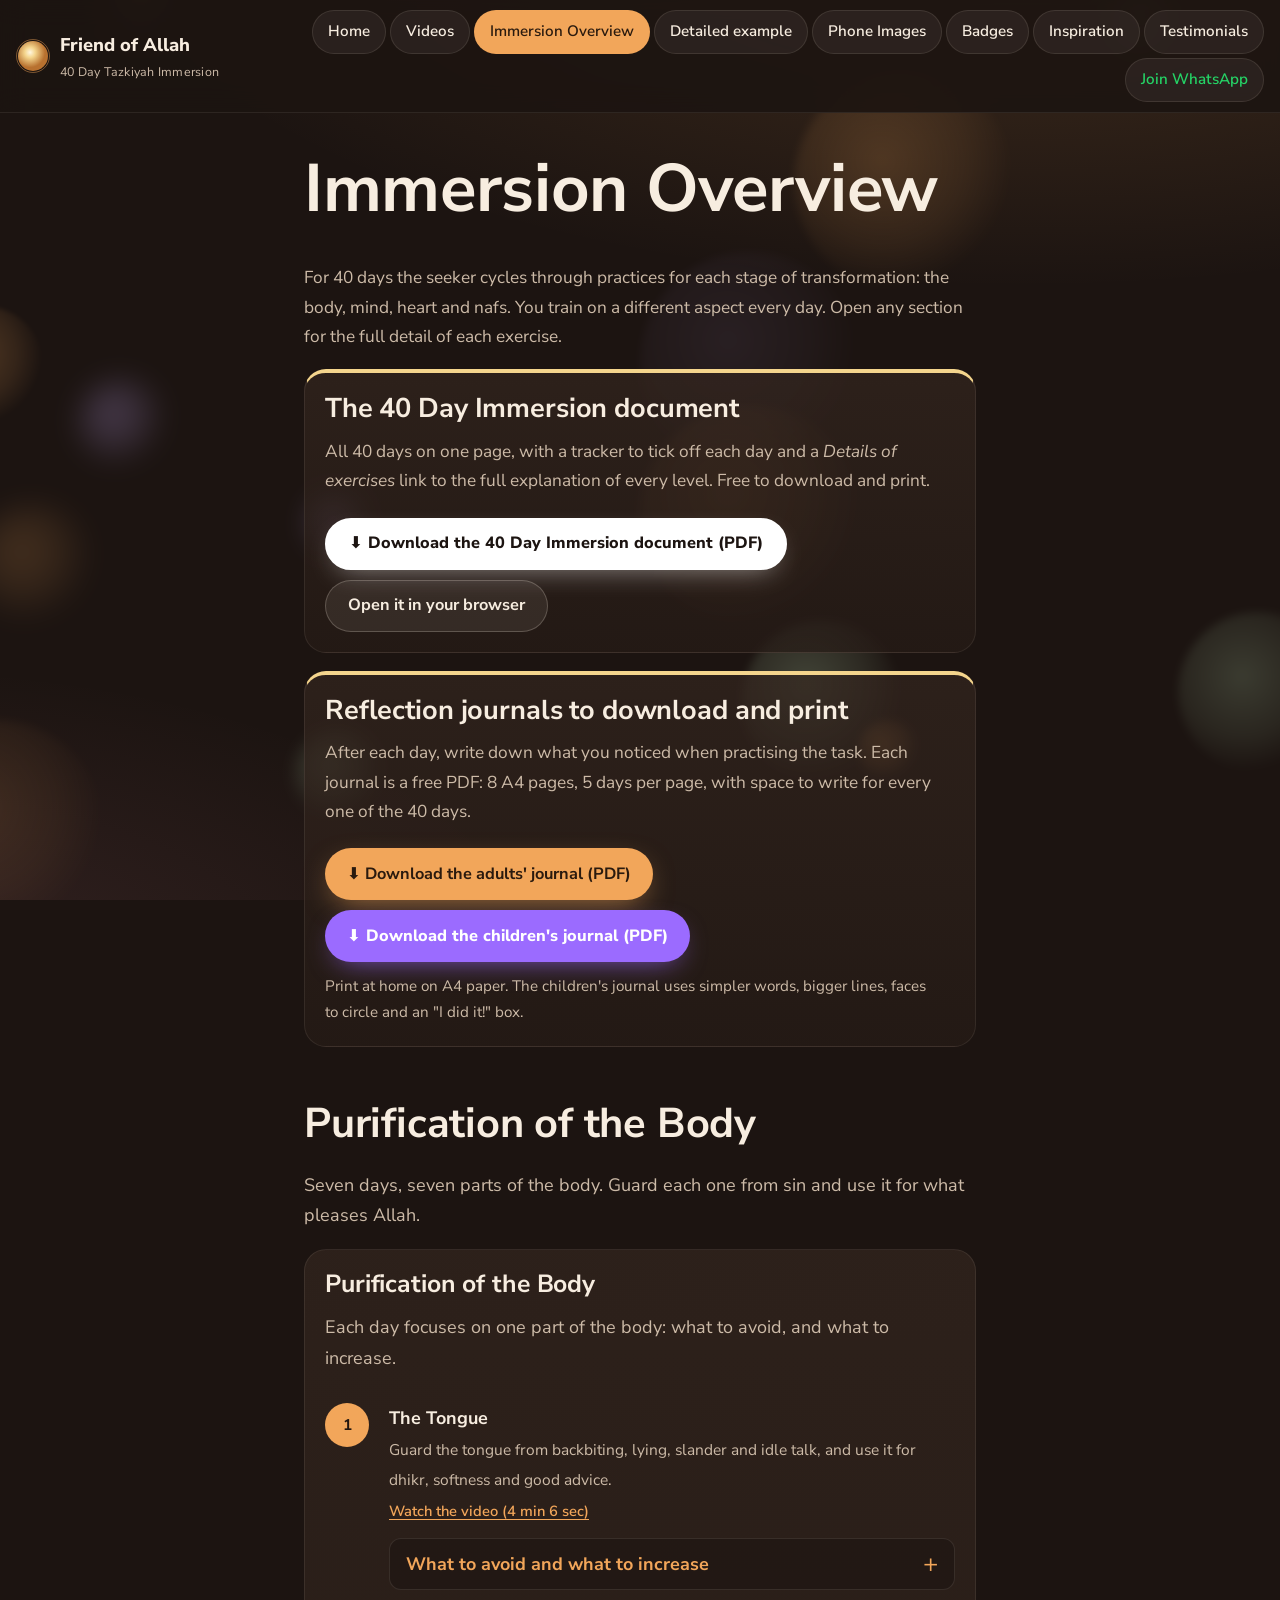
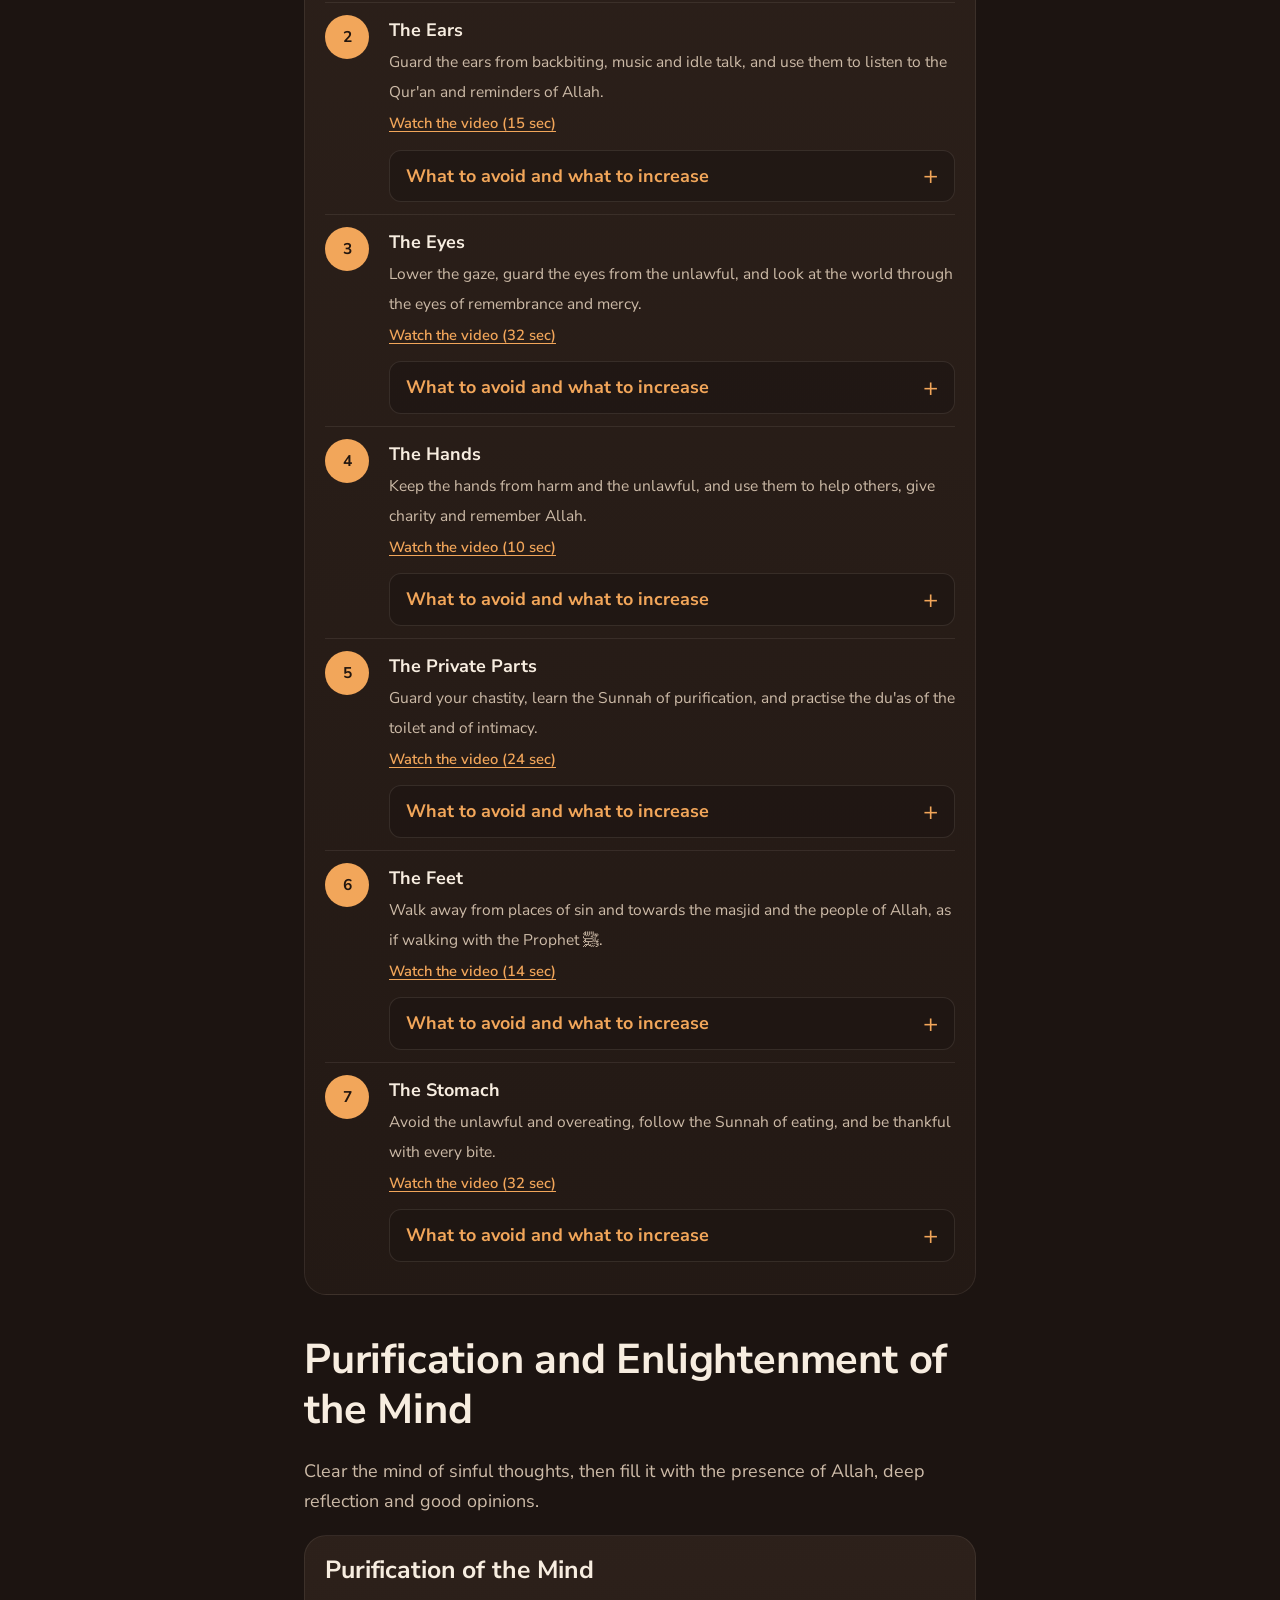
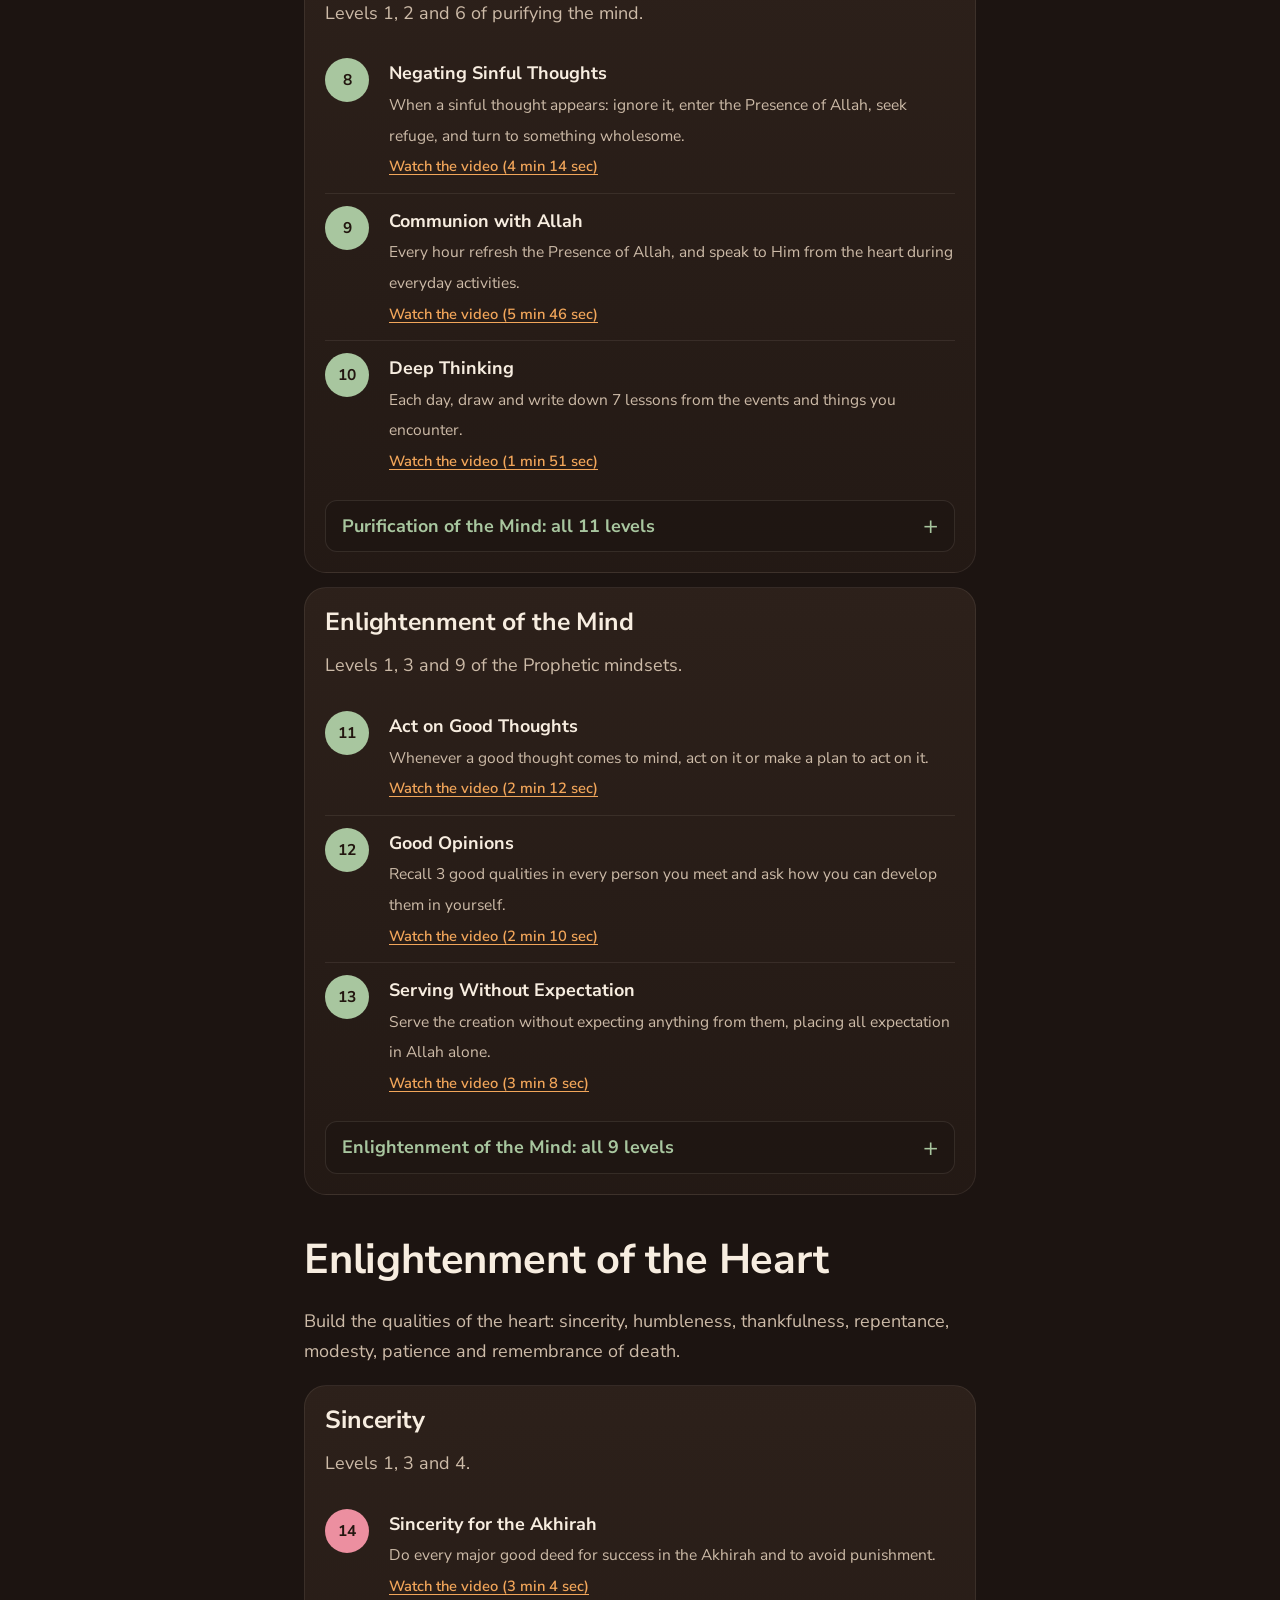
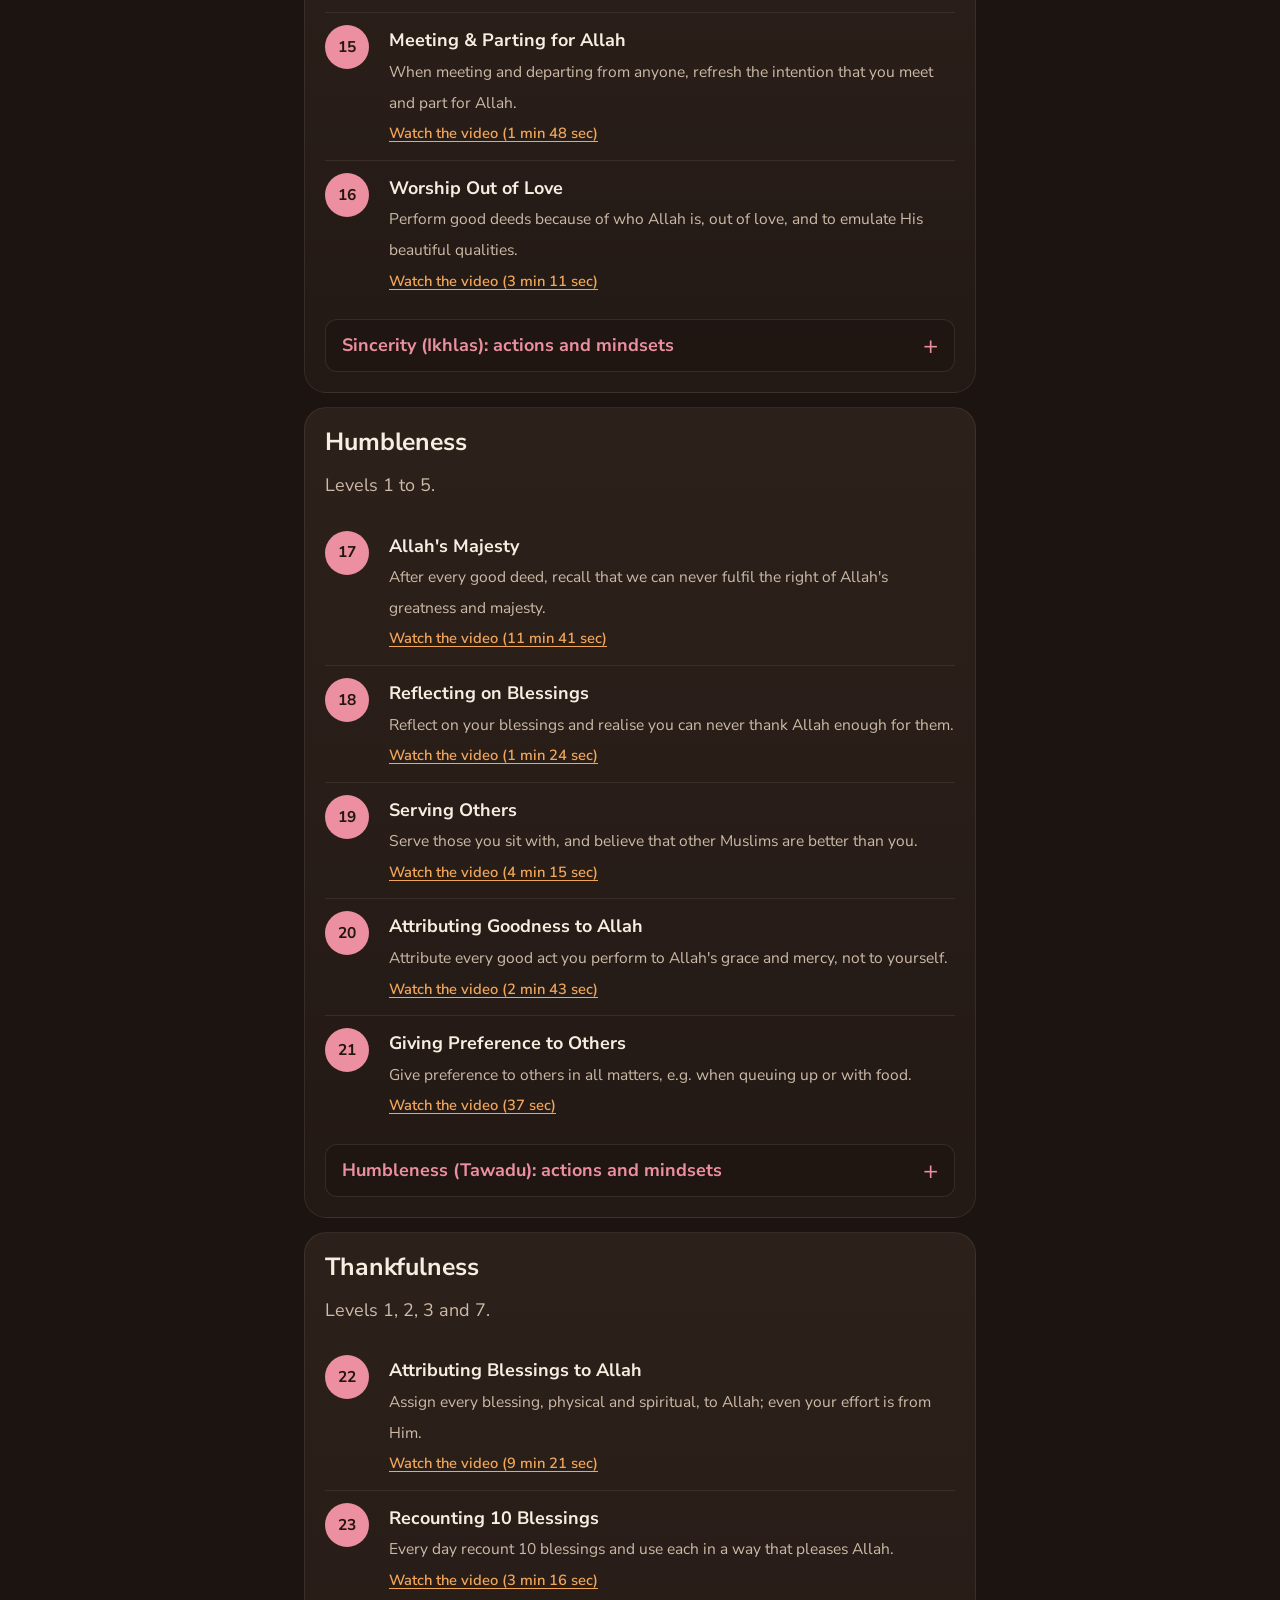
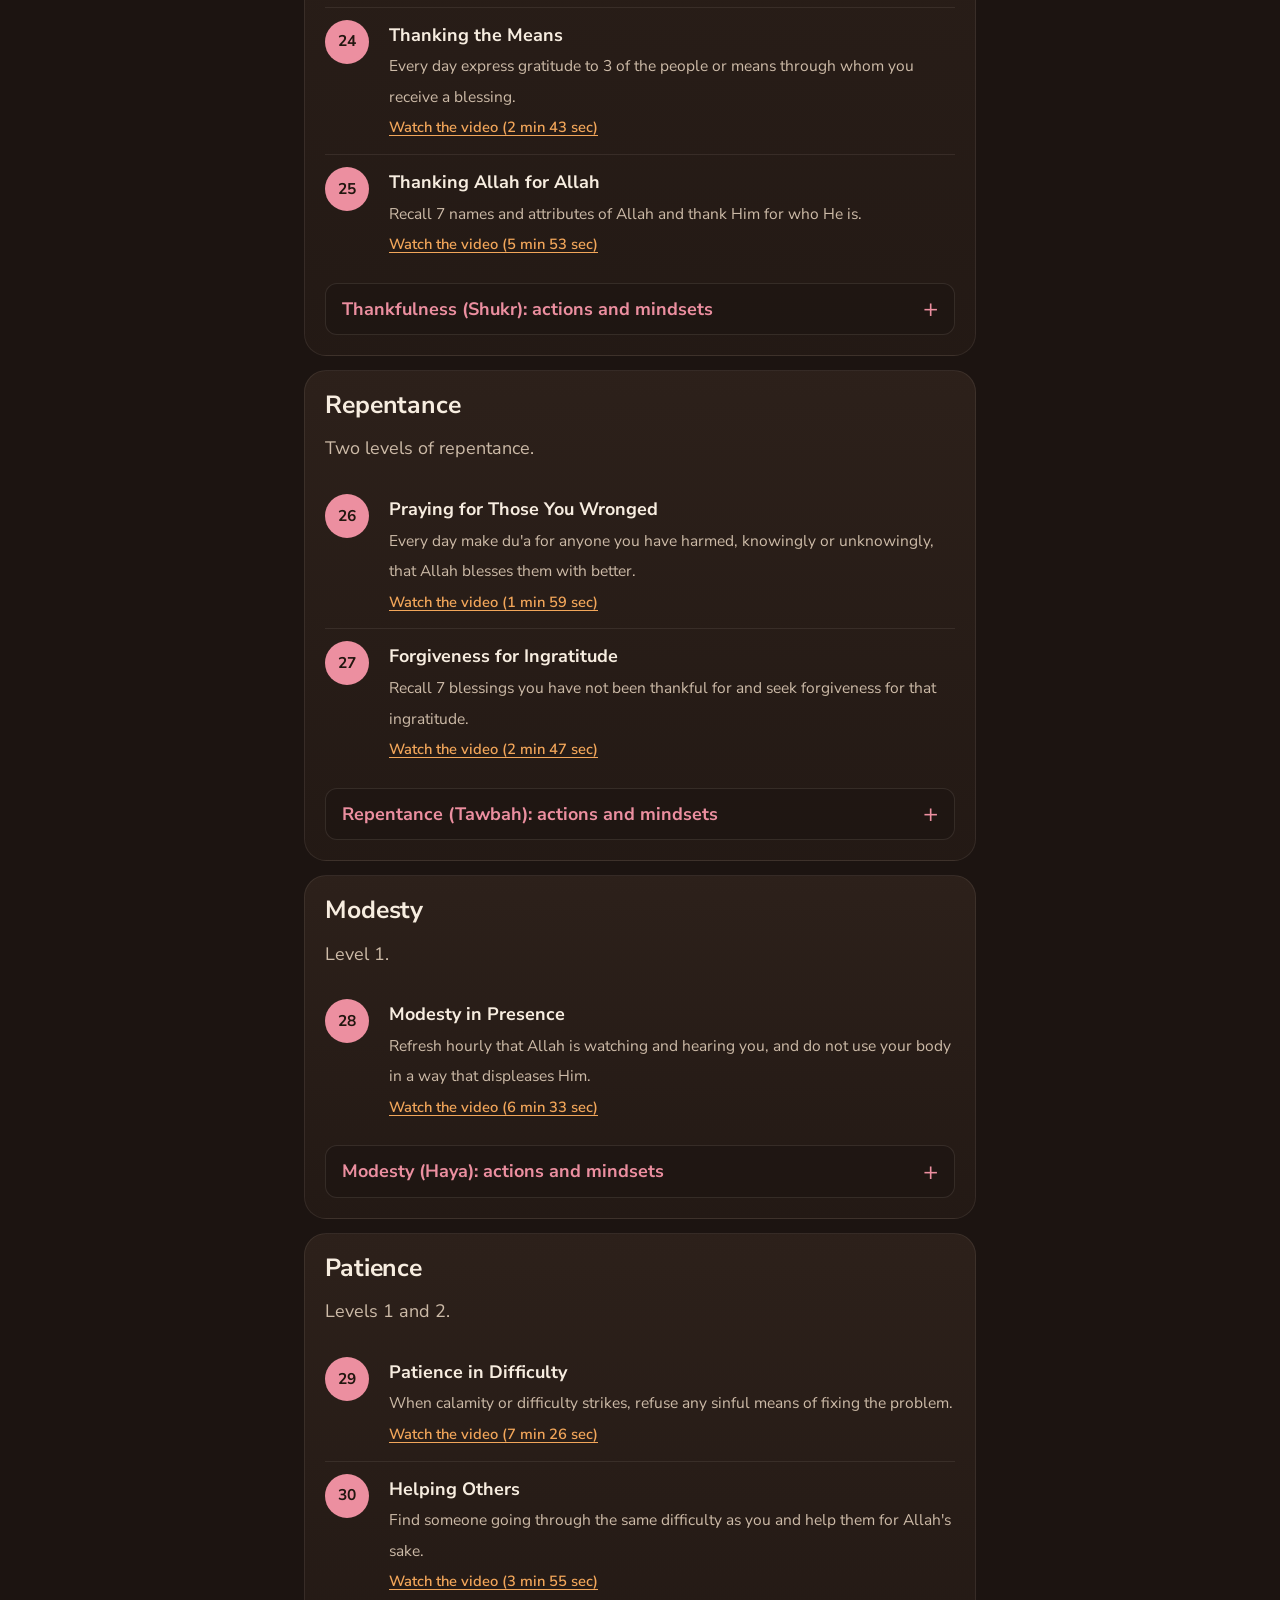
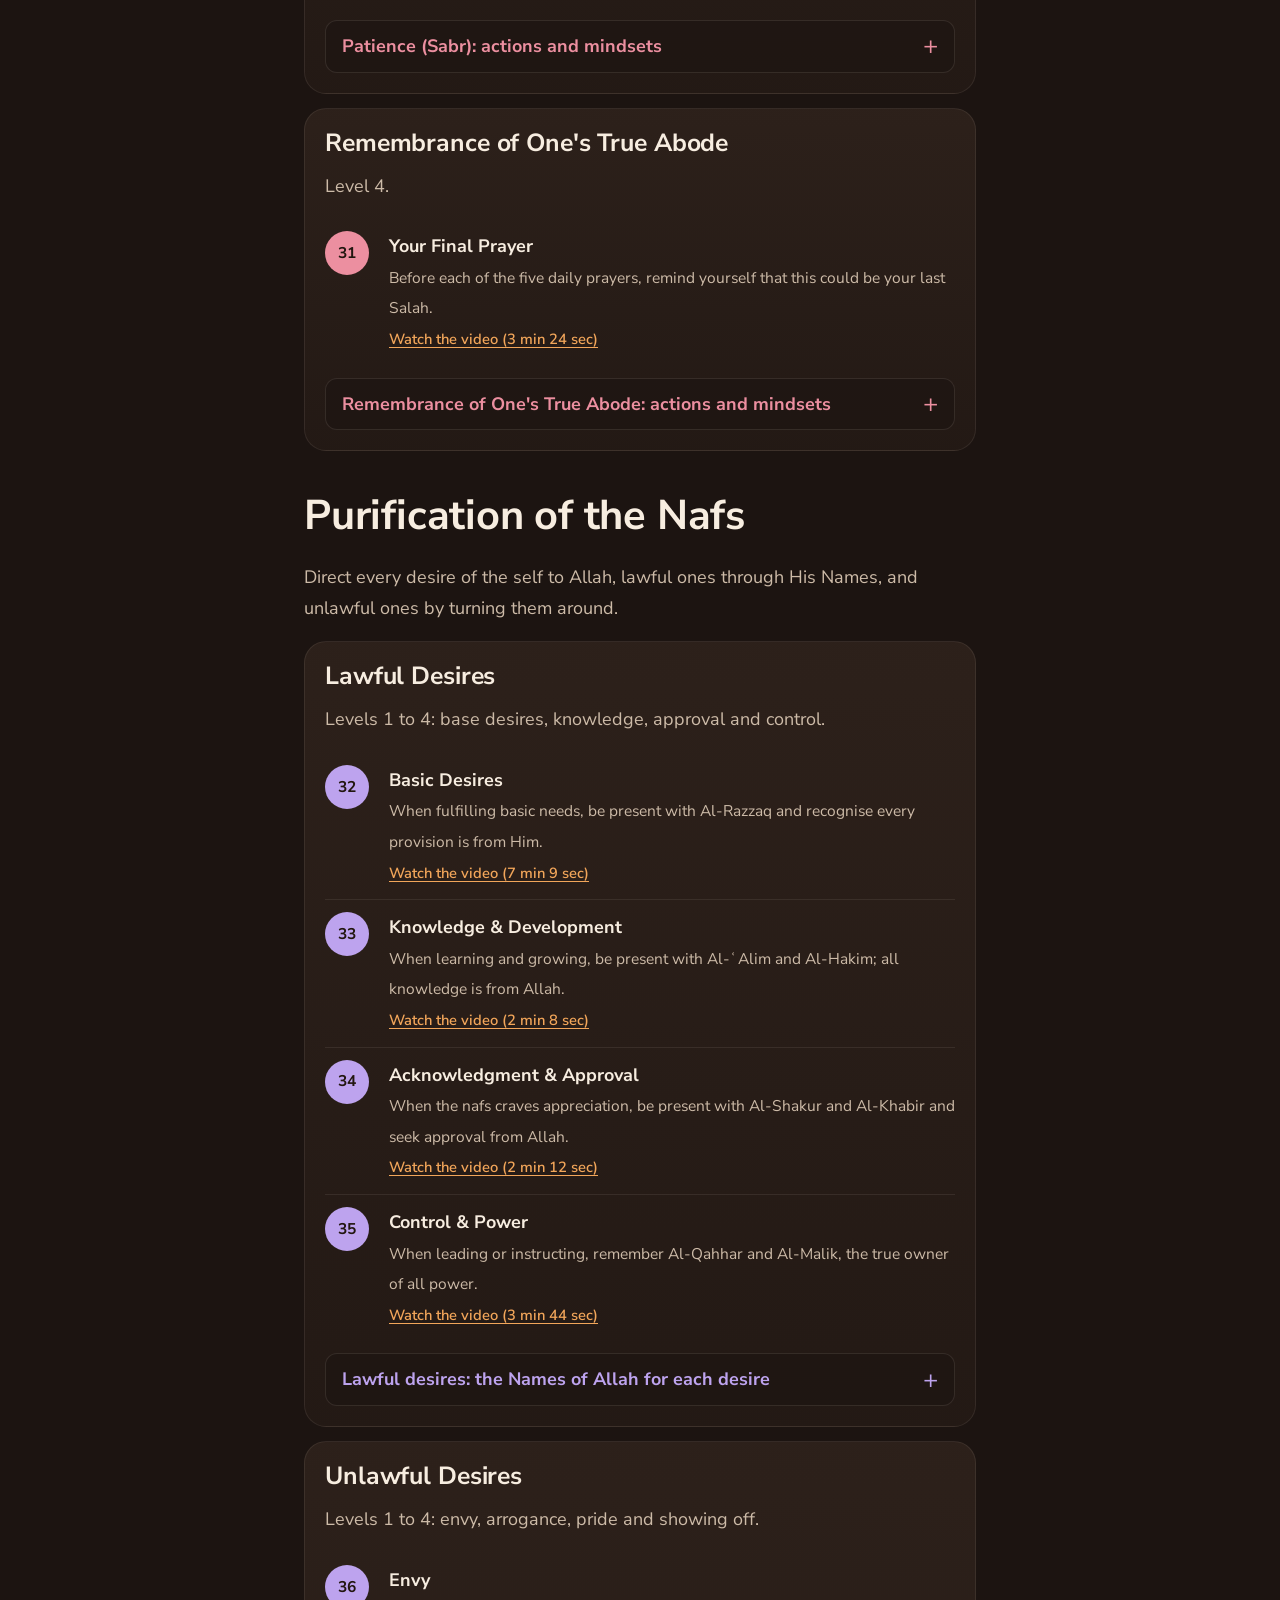
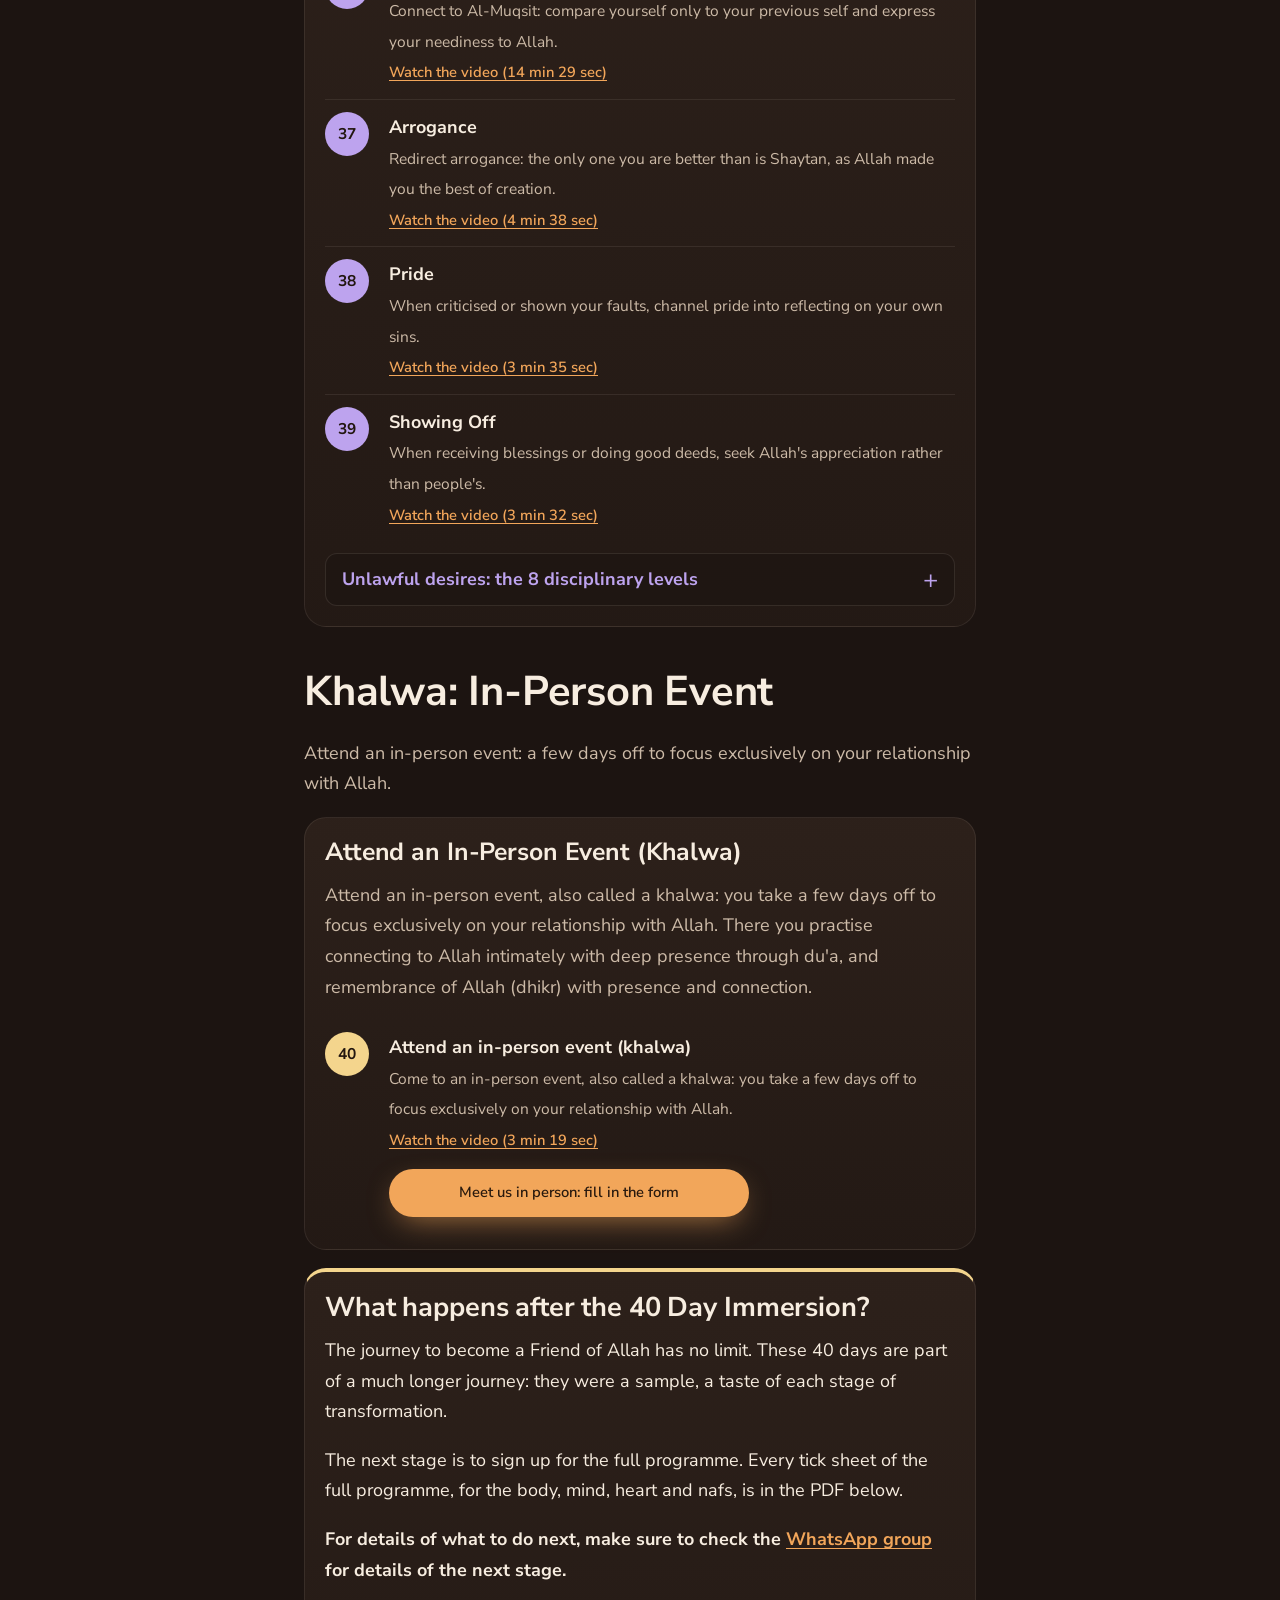
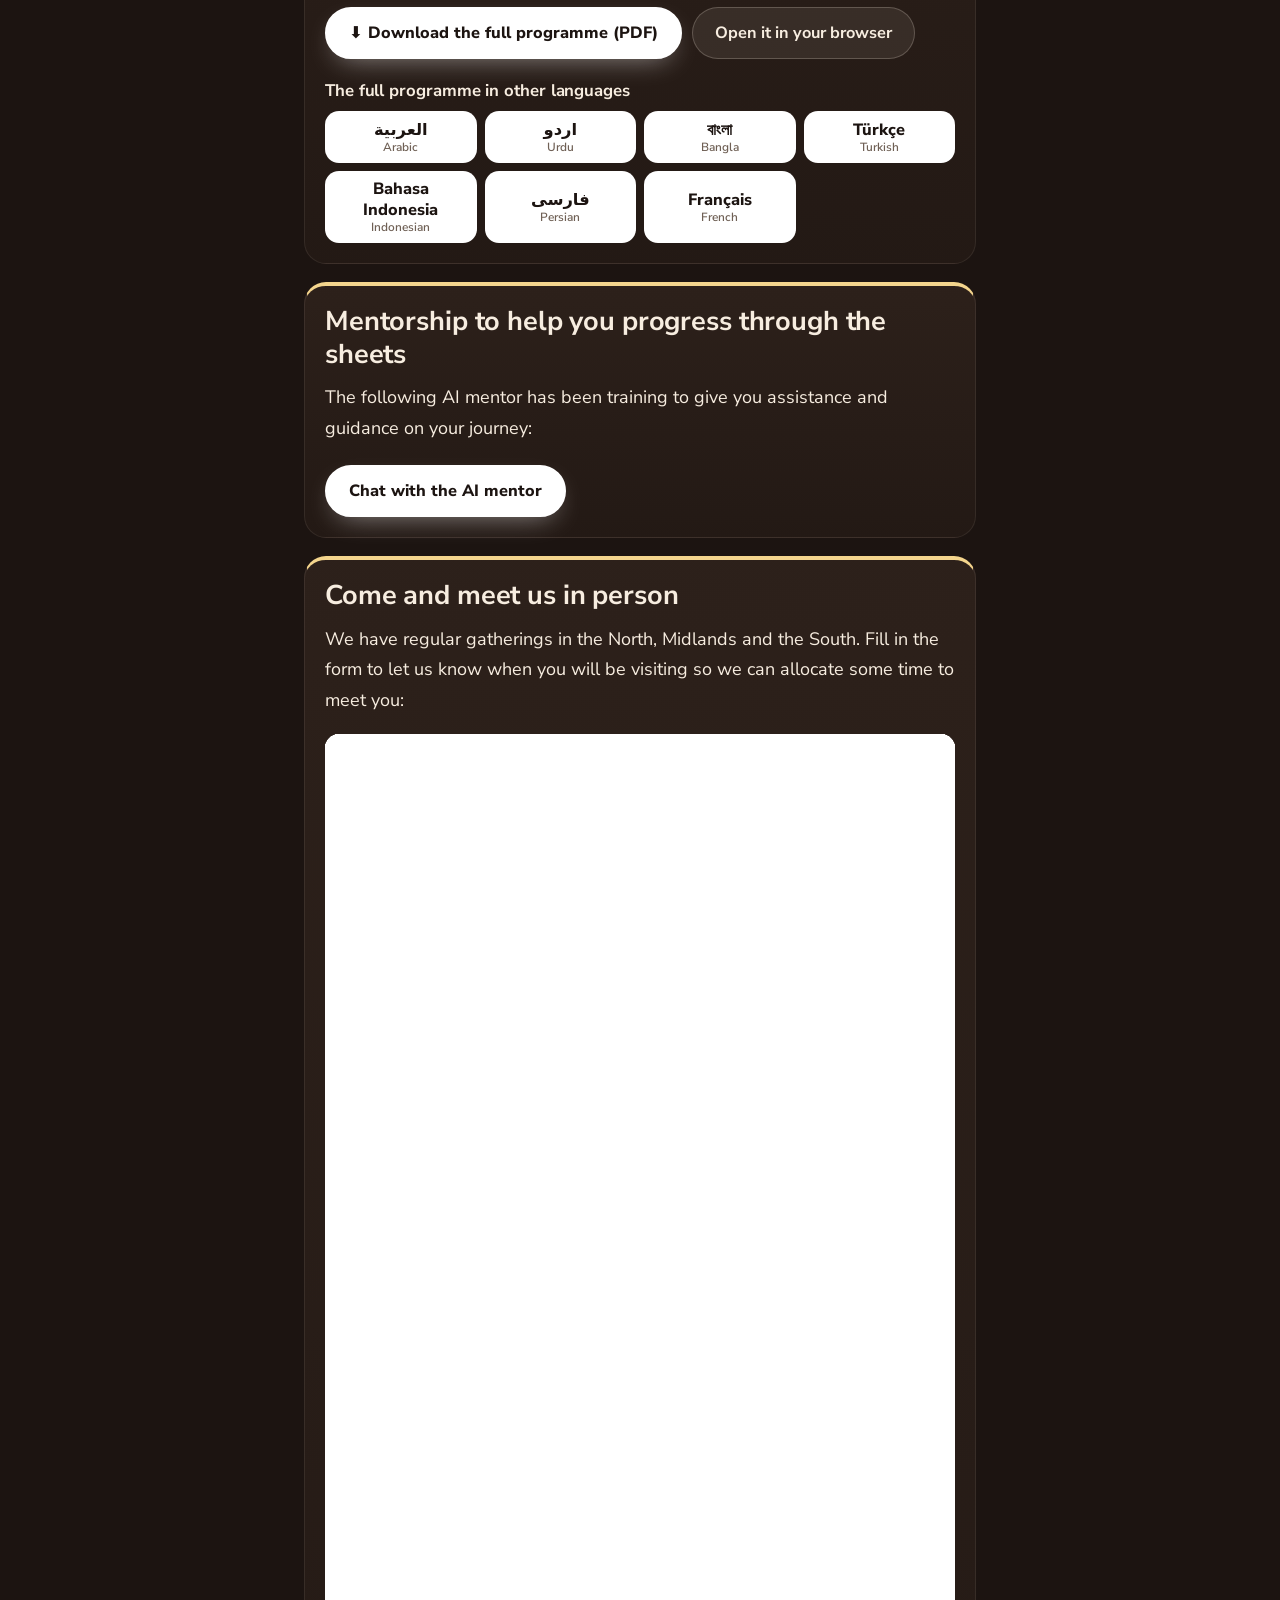
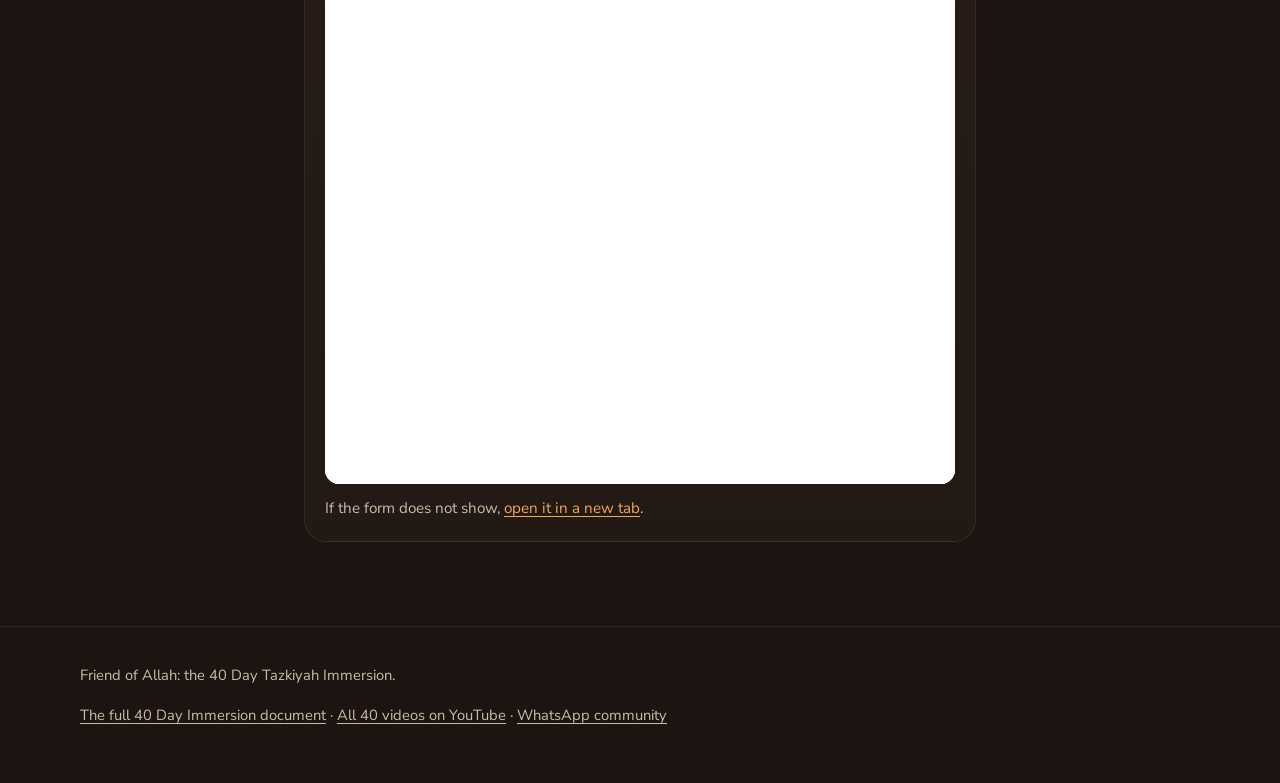
<file: journey.html>
<!doctype html>
<html lang="en">
<head>
<meta charset="utf-8">
<meta name="viewport" content="width=device-width, initial-scale=1, viewport-fit=cover">
<title>Immersion Overview · Friend of Allah</title>
<meta name="description" content="Every day of the 40 Day Tazkiyah Immersion explained: purification of the body, mind, heart and nafs, with the full levels of each exercise.">
<link rel="canonical" href="https://friendofallah.com/journey">
<meta property="og:title" content="Immersion Overview · Friend of Allah">
<meta property="og:description" content="Every day of the 40 Day Tazkiyah Immersion explained: purification of the body, mind, heart and nafs, with the full levels of each exercise.">
<meta property="og:type" content="website">
<meta property="og:url" content="https://friendofallah.com/journey">
<meta property="og:image" content="https://friendofallah.com/img/og.jpg">
<meta name="theme-color" content="#1c1411">
<link rel="icon" href="/img/icon.svg" type="image/svg+xml">
<link rel="preconnect" href="https://fonts.googleapis.com">
<link rel="preconnect" href="https://fonts.gstatic.com" crossorigin>
<link href="https://fonts.googleapis.com/css2?family=Amiri:wght@400;700&family=Nunito+Sans:wght@400;600;700;800&display=swap" rel="stylesheet">
<link rel="stylesheet" href="/css/site.css?v=64bfcd0d">
</head>
<body>
<a class="skip" href="#main">Skip to content</a>
<div class="bokeh" aria-hidden="true"><i style="--s:90px;--x:6%;--y:42%;--c:var(--violet);--o:0.27;--b:14px;--t:38s;--dx:7px;--dy:-26px"></i><i style="--s:220px;--x:50%;--y:28%;--c:var(--violet);--o:0.08;--b:4px;--t:24s;--dx:15px;--dy:0px"></i><i style="--s:220px;--x:50%;--y:45%;--c:var(--ember);--o:0.18;--b:4px;--t:25s;--dx:10px;--dy:-21px"></i><i style="--s:220px;--x:-9%;--y:80%;--c:var(--ember);--o:0.13;--b:4px;--t:36s;--dx:-28px;--dy:-11px"></i><i style="--s:60px;--x:24%;--y:55%;--c:var(--violet);--o:0.33;--b:14px;--t:40s;--dx:20px;--dy:28px"></i><i style="--s:160px;--x:92%;--y:68%;--c:var(--sage);--o:0.22;--b:4px;--t:29s;--dx:-24px;--dy:-28px"></i><i style="--s:90px;--x:23%;--y:81%;--c:var(--sage);--o:0.25;--b:8px;--t:31s;--dx:2px;--dy:23px"></i><i style="--s:160px;--x:58%;--y:69%;--c:var(--sage);--o:0.27;--b:4px;--t:28s;--dx:13px;--dy:28px"></i><i style="--s:60px;--x:67%;--y:80%;--c:var(--ember);--o:0.34;--b:4px;--t:40s;--dx:25px;--dy:-10px"></i><i style="--s:220px;--x:62%;--y:8%;--c:var(--ember);--o:0.19;--b:4px;--t:38s;--dx:23px;--dy:6px"></i><i style="--s:120px;--x:-2%;--y:56%;--c:var(--ember);--o:0.19;--b:14px;--t:20s;--dx:-8px;--dy:21px"></i><i style="--s:60px;--x:9%;--y:-3%;--c:var(--gold);--o:0.23;--b:14px;--t:31s;--dx:25px;--dy:-23px"></i><i style="--s:60px;--x:87%;--y:0%;--c:var(--sage);--o:0.28;--b:8px;--t:35s;--dx:26px;--dy:29px"></i><i style="--s:120px;--x:-6%;--y:34%;--c:var(--ember);--o:0.25;--b:2px;--t:21s;--dx:8px;--dy:4px"></i></div>
<header class="site-head">
  <a class="brand" href="/"><svg width="34" height="34" viewBox="0 0 34 34" aria-hidden="true"><defs><radialGradient id="g" cx="40%" cy="38%"><stop offset="0" stop-color="#fff6e0"/><stop offset=".35" stop-color="#f4d58d"/><stop offset="1" stop-color="#b8712f"/></radialGradient></defs><circle cx="17" cy="17" r="15" fill="url(#g)"/><circle cx="17" cy="17" r="16.5" fill="none" stroke="#f2a65a" stroke-opacity=".45"/></svg><span><b>Friend of Allah</b><small>40 Day Tazkiyah Immersion</small></span></a>
  <div class="head-actions">
    <a class="videos-btn" href="/videos">Videos</a>
    <button class="menu-btn" type="button" aria-expanded="false" aria-controls="site-menu" aria-label="Open menu"><span></span><span></span><span></span></button>
  </div>
  <nav class="tabs" id="site-menu" aria-label="Sections"><a href="/">Home</a><a href="/videos" class="videos-tab">Videos</a><a href="/journey" aria-current="page">Immersion Overview</a><a href="/tongue">Detailed example</a><a href="/wallpapers">Phone Images</a><a href="/badges">Badges</a><a href="/inspiration">Inspiration</a><a href="/testimonials">Testimonials</a><a href="/join" class="wa-tab">Join WhatsApp</a></nav>
</header>
<main id="main">
<section class="page-hero"><div class="wrap narrow">
<h1>Immersion Overview</h1>
<p>For 40 days the seeker cycles through practices for each stage of transformation: the body, mind, heart and nafs. You train on a different aspect every day. Open any section for the full detail of each exercise.</p>
<div class="panel journals immersion-doc">
  <h2>The 40 Day Immersion document</h2>
  <p>All 40 days on one page, with a tracker to tick off each day and a <i>Details of exercises</i> link to the full explanation of every level. Free to download and print.</p>
  <div class="btns">
    <a class="btn white" href="/downloads/40-Day-Immersion.pdf" download>⬇ Download the 40 Day Immersion document (PDF)</a>
    <a class="btn ghost" href="/downloads/40-Day-Immersion.pdf" target="_blank" rel="noopener">Open it in your browser</a>
  </div>
</div>
<div class="panel journals">
  <h2>Reflection journals to download and print</h2>
  <p>After each day, write down what you noticed when practising the task. Each journal is a free PDF: 8 A4 pages, 5 days per page, with space to write for every one of the 40 days.</p>
  <div class="btns">
    <a class="btn" href="/downloads/reflection-journal-adults.pdf" download>⬇ Download the adults' journal (PDF)</a>
    <a class="btn kids" href="/downloads/reflection-journal-children.pdf" download>⬇ Download the children's journal (PDF)</a>
  </div>
  <p class="muted small">Print at home on A4 paper. The children's journal uses simpler words, bigger lines, faces to circle and an "I did it!" box.</p>
</div>
</div></section>
<section style="padding-top:0"><div class="wrap narrow"><h2 class="stage-head body-c">Purification of the Body</h2><p class="muted">Seven days, seven parts of the body. Guard each one from sin and use it for what pleases Allah.</p><article class="panel body-c" style="margin-top:14px"><h3>Purification of the Body</h3><p class="muted">Each day focuses on one part of the body: what to avoid, and what to increase.</p><div class="day-row body-c"><span class="n">1</span><div><b>The Tongue</b><span>Guard the tongue from backbiting, lying, slander and idle talk, and use it for dhikr, softness and good advice.</span><br><a href="/videos#day-1">Watch the video (4 min 6 sec)</a><details class="more"><summary>What to avoid and what to increase</summary><div class="body"><h4>Try to avoid</h4><ol><li>Backbiting.</li><li>Slander.</li><li>Lying.</li><li>Intentionally swearing falsely using one of Allah&#x27;s names or attributes.</li><li>Giving false witness about a past event.</li><li>Carrying tales/narrations between people in order to ruin their relationships.</li><li>Ridiculing or making fun of another person.</li><li>Obscene talk or talk full of curses.</li><li>Ascribing to Allah, His prophets, His angels or Prophet’s ﷺ, companions what they are high above and free of.</li><li>Uttering black magic words in order to bring about paranormal effects.</li><li>Singing or reciting sensual/sexual lewd lyrics.</li><li>Praising people in their presence who are not free of arrogance and conceit.</li><li>Hypocrisy i.e. being two-faced.</li><li>Revealing someone’s secret.</li><li>Making a false promise to someone intentionally.</li><li>Argumentation and intense debate.</li><li>Finding fault with what Allah have given one and cursing it.</li><li>Incessantly talking about affairs that do not concern one.</li><li>Making a statement about oneself that express that one is pure and fault free.</li><li>Talking about the details of our belief system without knowledge.</li><li>Talking to opposite gender without a permissible need.</li></ol><h4>Try to increase</h4><ol><li>Using your tongue with tenderness and softness when you speak.</li><li>Using tongue to do Dhikr of Allah.</li><li>Only speak when it is necessary to do so and do not waste the breath which Allah Azawajal has given you.</li><li>Use your tongue to give advice (naseha) to help one another through this life.</li><li>Always have a smile through hardship or ease, so that when people see you they shall see the ways of life of Holy Prophet ﷺ.</li></ol><p><a href="/tongue">Detailed example: how the tongue reflects the Names of Allah</a></p></div></details></div></div><div class="day-row body-c"><span class="n">2</span><div><b>The Ears</b><span>Guard the ears from backbiting, music and idle talk, and use them to listen to the Qur&#x27;an and reminders of Allah.</span><br><a href="/videos#day-2">Watch the video (15 sec)</a><details class="more"><summary>What to avoid and what to increase</summary><div class="body"><h4>Try to avoid</h4><ol><li>Eavesdropping. Listing to someone&#x27;s private talk.</li><li>Listening to conversation of opposite gender without a permissible need.</li><li>Listening to music and musical instruments with inappropriate lyrics.</li><li>Listening to backbiting.</li><li>Listening to idle talk.</li><li>Listening to hateful speech.</li></ol><h4>Try to increase</h4><ol><li>Use your ears to listen to Qur’an and Ahadith.</li><li>Use your ears to listen to things which remind you of Allah and the hereafter.</li><li>Whenever you hear a sound, divert your attention towards Allah. Use different sounds/vibration to ponder upon the blessings of Allah and the hereafter.</li></ol></div></details></div></div><div class="day-row body-c"><span class="n">3</span><div><b>The Eyes</b><span>Lower the gaze, guard the eyes from the unlawful, and look at the world through the eyes of remembrance and mercy.</span><br><a href="/videos#day-3">Watch the video (32 sec)</a><details class="more"><summary>What to avoid and what to increase</summary><div class="body"><h4>Try to avoid</h4><ol><li>Safeguarding from looking at the opposite gender.</li><li>Safeguarding from unlawful images in magazine/ videos/ on the internet or on TV.</li><li>Safeguarding from looking at materialistic things which take you out of the remembrance of Allah.</li><li>Gazing excessively at Duniya (worldly materialistic things), wishing to attain it so deeply.</li><li>Looking with jealousy, hatred, or in a belittling way.</li></ol><h4>Try to increase</h4><ol><li>Lower your gazes when looking at even lawful things.</li><li>Train your gaze to obey you, don&#x27;t let it drift in different directions.</li><li>Try not to look with wide eyes, using full view when looking at lawful things.</li><li>Whenever you observe the world, think about Allah and the hereafter. Be it the blessings of Allah or the reminders of the hereafter.</li><li>Use your eyes to see through the eyes of remembrance.</li><li>Look through the eyes of mercy. Be forgiving towards each other. Everyone has his own shortcomings but forgiveness can be a tool to encourage and help one another. (See beyond the faults and look at the light of his/her goodness e.g. husband/wife).</li><li>When you open and close your eyes, observe and feel the qualities of 99 name of Allah. Live as though you live through what the Holy Prophet ﷺ saw and felt. Through blessings or hardship, you will always become clear of your objective. Every blink is a new start, every blink you see and ponder upon the blessed names of Allah. Every blink, you awaken in awaiting to see Allah. Every blink is intense want of meeting the Creator and His beloveds. A meeting which you wish every time you blink.</li></ol></div></details></div></div><div class="day-row body-c"><span class="n">4</span><div><b>The Hands</b><span>Keep the hands from harm and the unlawful, and use them to help others, give charity and remember Allah.</span><br><a href="/videos#day-4">Watch the video (10 sec)</a><details class="more"><summary>What to avoid and what to increase</summary><div class="body"><h4>Try to avoid</h4><ol><li>Causing harm to others with hands.</li><li>Stealing.</li><li>Touching Non-Mehram.</li><li>Writing lies.</li><li>Writing hurtful notes.</li></ol><h4>Try to increase</h4><ol><li>Use your hands to help others in need.</li><li>Give charity.</li><li>Use your hands in lawful means.</li><li>When touching permissible things, be in a state of thankfulness (Shukr): as you are blessed with hands and a feeling of touch. Even if you do not have this ability, still be thankful that Allah has saved you from unlawful use. One&#x27;s movement should be used to fulfil the rights of Allah and the creation.</li><li>Keep your hands in the presence and remembrance of Allah.</li><li>Let every touch and feeling reflect the hereafter e.g. softness of a pillow is a sign and remembrance of the ease and comfort of the hereafter. The heat and fire should remind you of the hellfire.</li><li>Every time you write, remember and reflect on the book of deeds (Aamaal) which angels write your deeds on. So have mercy upon people but at the same time be firm in this world upon the commands of Allah Azzawajal.</li></ol></div></details></div></div><div class="day-row body-c"><span class="n">5</span><div><b>The Private Parts</b><span>Guard your chastity, learn the Sunnah of purification, and practise the du&#x27;as of the toilet and of intimacy.</span><br><a href="/videos#day-5">Watch the video (24 sec)</a><details class="more"><summary>What to avoid and what to increase</summary><div class="body"><h4>Try to avoid</h4><ol><li>Fornication: committing adultery.</li><li>Homosexuality.</li><li>Exposing private parts to anyone except for your spouse or for a medical examination if needed.</li><li>Having intimacy during menstrual cycle.</li><li>Satisfying intimacy needs through forbidden methods.</li><li>Not cleaning unwanted hair.</li><li>Not safeguarding yourself from the urine drops. For example using urinal and dropping urine all over your cloths.</li><li>Having intimacy with your spouse using unlawful methods.</li></ol><h4>Try to increase</h4><ol><li>Learn the ways of Sunnah relating to cleansing of the private parts.</li><li>Thank Allah for the ease of relieving. No matter how much pain a person goes through, all this shall never compare to the punishment of the hereafter. So be thankful in all circumstances.</li><li>Learn and practice the supplication (Dua) of entering and leaving the toilet. This will protect you against the devil.</li><li>Learn and practice the supplication (Dua) of before and after one engages in lawful intimacy with his wife/husband. It shall become a blessed relationship which shall keep you both in the presence of Allah Azawajal.  One shall not let his desires overcome him like many people have unlawfully committed sins with their wives. It shall also protect you from the devil.</li><li>Cleansing is half of Eemaan. Cleansing and purification will protect you from the evil.</li></ol></div></details></div></div><div class="day-row body-c"><span class="n">6</span><div><b>The Feet</b><span>Walk away from places of sin and towards the masjid and the people of Allah, as if walking with the Prophet ﷺ.</span><br><a href="/videos#day-6">Watch the video (14 sec)</a><details class="more"><summary>What to avoid and what to increase</summary><div class="body"><h4>Try to avoid</h4><ol><li>Going toward forbidden places.</li><li>Going to meet Non-Mehram.</li><li>Going to see haram movies, going for concert or going to get something to watch that is not permissible.</li><li>Traveling to place of sin.</li></ol><h4>Try to increase</h4><ol><li>Travel closer towards the Sunnah in all walks of life.</li><li>Travel towards good places, the mosque, the people of Allah and the places if remembrance.</li><li>Walk as if today is your last day.</li><li>With every footstep, imagine you are walking with the Holy Prophet ﷺ, so see through every step the way of His Sunnah.</li><li>Learn the supplications (Dua) of travelling.</li><li>Learn the supplications (Dua) of entering and leaving a Masjid.</li><li>Learn the supplications (Dua) of leaving and returning to your home.</li><li>Learn to walk like the Holy Prophet ﷺ.</li></ol></div></details></div></div><div class="day-row body-c"><span class="n">7</span><div><b>The Stomach</b><span>Avoid the unlawful and overeating, follow the Sunnah of eating, and be thankful with every bite.</span><br><a href="/videos#day-7">Watch the video (32 sec)</a><details class="more"><summary>What to avoid and what to increase</summary><div class="body"><h4>Try to avoid</h4><ol><li>Smoking.</li><li>Drinking alcohol.</li><li>Using drugs.</li><li>Eating unlawful food.</li><li>Drinking unlawful drinks.</li><li>Eating too much or drinking too much.</li><li>Eating or drinking opposing the Sunnah.</li></ol><h4>Try to increase</h4><ol><li>Follow the Sunnah while eating, drinking and siting etc.</li><li>Everything you consume, be thankful with every bite and remember the life of Holy Prophet ﷺ.</li><li>While eating remember those who are less fortunate and those who have nothing.</li><li>Eat healthy food.</li><li>Give the body the right portion of food and exercise.</li><li>Your body should not be ruled by your stomach, but your heart should be the ruler and people should see the Sunnah of the Prophet ﷺ in you.</li><li>Have a balanced exercise. Do not overwhelm your body with physical exercise as the true exercise is of the heart (purification of the heart).</li></ol></div></details></div></div></article><h2 class="stage-head mind-c">Purification and Enlightenment of the Mind</h2><p class="muted">Clear the mind of sinful thoughts, then fill it with the presence of Allah, deep reflection and good opinions.</p><article class="panel mind-c" style="margin-top:14px"><h3>Purification of the Mind</h3><p class="muted">Levels 1, 2 and 6 of purifying the mind.</p><div class="day-row mind-c"><span class="n">8</span><div><b>Negating Sinful Thoughts</b><span>When a sinful thought appears: ignore it, enter the Presence of Allah, seek refuge, and turn to something wholesome.</span><br><a href="/videos#day-8">Watch the video (4 min 14 sec)</a></div></div><div class="day-row mind-c"><span class="n">9</span><div><b>Communion with Allah</b><span>Every hour refresh the Presence of Allah, and speak to Him from the heart during everyday activities.</span><br><a href="/videos#day-9">Watch the video (5 min 46 sec)</a></div></div><div class="day-row mind-c"><span class="n">10</span><div><b>Deep Thinking</b><span>Each day, draw and write down 7 lessons from the events and things you encounter.</span><br><a href="/videos#day-10">Watch the video (1 min 51 sec)</a></div></div><details class="more"><summary>Purification of the Mind: all 11 levels</summary><div class="body"><p>Tick across every day you meet the condition. If you break it, stop and start again from the beginning. The levels practised in the 40 days are highlighted.</p><ol class="levels"><li class="today"><span class="lv">Level 1 · Day 8</span><b>Purification of evil and sinful thoughts</b><p class="lvp"><i>Aim:</i> Protect and purify the mind from illicit thoughts that oppose the Sharīʿah.</p><p class="lvp"><i>Method:</i> Apply immediately when a thought appears:</p><ol class="lvm"><li>Ignore the thought; do not entertain it or argue with it.</li><li>Enter the Presence of Allah ﷻ: bring to heart that He is watching, hearing, and with you.</li><li>Seek refuge while in that Presence: Aʿūdhu billāhi mina sh-shayṭāni r-rajīm.</li><li>Divert your attention to a lawful, wholesome matter (work, a family duty, study, a neutral object, etc.).</li></ol><p class="lvp"><i>Signs of progress:</i> Intrusive thoughts lose force; recovery becomes faster; baseline serenity increases.</p><p class="lvp lvnote">This method shows how even the thoughts of Shayṭān can be used to redirect you into the Presence of Allah ﷻ: using his own tactics against him.</p></li><li class="today"><span class="lv">Level 2 · Day 9</span><b>Hourly refresh of the Presence of Allah ﷻ, seeking goodness and protection</b><p class="lvp"><i>Aim:</i> Make living under the watchfulness of Allah ﷻ normal.</p><p class="lvp"><i>Method:</i></p><ol class="lvm"><li>Every hour, briefly refresh the Presence: “Allah is watching me, hearing me, and with me.”</li><li>During habitual actions (e.g. eating, drinking, commuting), speak to Allah from the heart: “O Allah, grant goodness in this action and protect me from harm.”</li><li>If you forget to practise this every hour, simply refresh the Presence of Allah ﷻ as soon as you find yourself out of His Presence.</li></ol><p class="lvp"><i>Target:</i> Perform and practise for 30 days.</p><p class="lvp"><i>Signs of progress:</i> The heart turns to Allah spontaneously; less heedlessness in routines.</p></li><li class=""><span class="lv">Level 3</span><b>Seek Allah’s permission before needs and tasks</b><p class="lvp"><i>Aim:</i> Move from self-permission to Divine permission.</p><p class="lvp"><i>Method:</i></p><ol class="lvm"><li>Before fulfilling needs (e.g. eating, drinking, resting, travelling, messaging, purchasing), seek permission from the heart: “Permission with eating… permission with drinking… permission with travelling… O Allah, allow and bless this for me.” Then proceed with Presence.</li></ol><p class="lvp"><i>Target:</i> Each day, note 3 or more moments when you consciously sought permission and how it affected the action. Practise this for 30 days.</p><p class="lvp"><i>Signs of progress:</i> A measured pace, fewer impulsive choices, a higher degree of Presence of Allah ﷻ.</p></li><li class=""><span class="lv">Level 4</span><b>Sunnah duʿās for daily actions (with Presence)</b><p class="lvp"><i>Aim:</i> Recite the daily Prophetic supplications with meaning and adab.</p><p class="lvp"><i>Method:</i></p><ol class="lvm"><li>Over 1 month, learn and implement the best-known Sunnah duʿās tied to daily actions (waking, dressing, entering and leaving home, eating, travel, etc.).</li><li>Continue for 2 to 3 more months, learning at least one new duʿā each week.</li><li>When reciting any of the Sunnah duʿās, be in Presence, understand the basic meaning, speak to Allah from the heart, and seek permission, blessing and protection.</li></ol><p class="lvp"><i>Target:</i> Recite at least 5 of the Sunnah duʿās with Presence every day.</p><p class="lvp"><i>Signs of progress:</i> Duʿās arise naturally; the sense of companionship with Allah increases.</p></li><li class=""><span class="lv">Level 5</span><b>Tafakkur (reflection): seeing Allah’s signs in creation</b><p class="lvp"><i>Aim:</i> Train the heart to see creation as pointing to Allah: His Names, Attributes, Beauty and Mercy.</p><p class="lvp"><i>Method:</i></p><ol class="lvm"><li>Each day, write 7 reflections that connect things you observe to Allah’s Names and Attributes, e.g. “The tree’s rootedness reflects al-Qayyūm (the Upholder).” “The sweetness of fruit reminds me of al-Raḥmān’s Mercy.”</li></ol><p class="lvp"><i>Target:</i> 7 short entries every day for 30 days.</p><p class="lvp"><i>Signs of progress:</i> A habit of Allah-centred perception; gratitude and awe in ordinary moments.</p></li><li class="today"><span class="lv">Level 6 · Day 10</span><b>Tadabbur (deep thinking): seeking lessons and positive meanings</b><p class="lvp"><i>Aim:</i> Draw practical lessons from events, strengthen positive thinking, and guide your conduct.</p><p class="lvp"><i>Method:</i></p><ol class="lvm"><li>Each day, write 7 lessons you learn from things you encounter (nature, people, work, news, successes and failures), e.g. “The tree teaches humility and shade-giving service.” “The vast sky teaches me to raise my aspiration.”</li></ol><p class="lvp"><i>Target:</i> 7 lessons recorded every day for 30 days.</p><p class="lvp"><i>Signs of progress:</i> Quicker recovery from setbacks; proactive, more positive thinking, even in circumstances that seem negative.</p></li><li class=""><span class="lv">Level 7</span><b>Overcoming suspicious thoughts (suʾ al-ẓann)</b><p class="lvp"><i>Aim:</i> Replace suspicion with ḥusn al-ẓann (good opinion), adab and benefit, even when receiving poor conduct.</p><p class="lvp"><i>Method:</i> Whenever suspicion arises about a person or situation:</p><ol class="lvm"><li>Pause in the Presence of Allah ﷻ.</li><li>Make excuses for the other person: list at least three plausible, charitable explanations.</li><li>Apply tadabbur: ask, “What lesson can I take from this for my own improvement?” Write it down.</li></ol><p class="lvp"><i>Target:</i> Log each incident, your lesson, and the three excuses you made.</p><p class="lvp"><i>Signs of progress:</i> A cleaner inner state; less resentment; more just and merciful dealings.</p></li><li class=""><span class="lv">Level 8</span><b>One hour of Presence after each ṣalāh</b><p class="lvp"><i>Aim:</i> Carry the fragrance of prayer into the rest of your time.</p><p class="lvp"><i>Method:</i></p><ol class="lvm"><li>After each of the five daily prayers, remain in Presence for at least one hour.</li><li>Within that hour, refresh the Presence every 15 minutes (a brief turning of the heart and remembrance).</li></ol><p class="lvp"><i>Target:</i> Note the five hours after the prayers and your four refresh points in each hour, for 30 days.</p><p class="lvp"><i>Signs of progress:</i> The tranquillity of prayer lasts; less slipping into heedlessness after prayer.</p></li><li class=""><span class="lv">Level 9</span><b>Presence before ṣalāh (the lead-in hour)</b><p class="lvp"><i>Aim:</i> Enter the prayer already present with Allah ﷻ.</p><p class="lvp"><i>Method:</i></p><ol class="lvm"><li>In the hour before each prayer (or the time available, if shorter), refresh the Presence every 15 minutes leading into the iqāmah.</li></ol><p class="lvp"><i>Target:</i> Record your refreshes before each prayer, and a note on how it changed your opening takbīr.</p><p class="lvp"><i>Signs of progress:</i> Settling quickly in prayer; deeper khushūʿ from the first moment.</p></li><li class=""><span class="lv">Level 10</span><b>Presence in sleep (completing the 24 hours)</b><p class="lvp"><i>Aim:</i> Turn rest into worship by entering sleep in the Presence of Allah ﷻ.</p><p class="lvp"><i>Method:</i></p><ol class="lvm"><li>Prepare with wuḍūʾ: if possible, make or refresh wuḍūʾ before sleeping, with the Presence of Allah ﷻ.</li><li>Sunnah duʿās: recite the Prophetic supplications before sleep with Presence and understanding, for example: اللَّهُمَّ بِاسْمِكَ أَمُوتُ وَأَحْيَا “In Your Name, O Allah, I die and I live.”</li><li>Heart-to-heart: briefly speak to Allah from the heart before closing your eyes.</li><li>Visualisation: close your eyes while imagining the Name of Allah ﷻ, settling into His Presence.</li><li>During the night: if you wake or turn, recite the Sunnah duʿā with Presence: الْحَمْدُ لِلَّهِ الَّذِي أَحْيَانَا بَعْدَ مَا أَمَاتَنَا وَإِلَيْهِ النُّشُورُ (Al-ḥamdu lillāhil-ladhī aḥyānā baʿda mā amātanā wa ilayhin-nushūr): “All praise is for Allah who gave us life after causing us to die, and to Him is the resurrection.”</li></ol><p class="lvp"><i>Target:</i> Practise Presence in sleep every night for 30 days.</p><p class="lvp"><i>Signs of progress:</i> More serenity on waking, remembrance of Allah present in dreams, and the full 24 hours turned into worship.</p></li><li class=""><span class="lv">Level 11</span><b>The Prophetic level of Presence (every half hour)</b><p class="lvp"><i>Aim:</i> Reach the Prophetic rhythm of Presence with Allah ﷻ, connecting every half an hour as a reflection of the original 50 prayers.</p><p class="lvp"><i>Method:</i></p><ol class="lvm"><li>Every 30 minutes, refresh and enter the Presence of Allah ﷻ.</li><li>Keep this discipline continuously, adding it after completing all the previous levels of training.</li><li>Practise it consistently for 30 days as an advanced stage.</li></ol><p class="lvp"><i>Signs of progress:</i> Presence continues seamlessly through the waking day; the heart is naturally anchored in Allah at Prophetic intervals; life is seen as revolving around Allah’s nearness.</p><p class="lvp lvnote">The Prophet ﷺ was first commanded with 50 prayers, later reduced to 5 with the reward of 50. Twenty-five waking hours divided by 50 prayers equals a connection every half an hour. This is the original Prophetic rhythm of Presence with Allah ﷻ.</p></li></ol></div></details></article><article class="panel mind-c" style="margin-top:14px"><h3>Enlightenment of the Mind</h3><p class="muted">Levels 1, 3 and 9 of the Prophetic mindsets.</p><div class="day-row mind-c"><span class="n">11</span><div><b>Act on Good Thoughts</b><span>Whenever a good thought comes to mind, act on it or make a plan to act on it.</span><br><a href="/videos#day-11">Watch the video (2 min 12 sec)</a></div></div><div class="day-row mind-c"><span class="n">12</span><div><b>Good Opinions</b><span>Recall 3 good qualities in every person you meet and ask how you can develop them in yourself.</span><br><a href="/videos#day-12">Watch the video (2 min 10 sec)</a></div></div><div class="day-row mind-c"><span class="n">13</span><div><b>Serving Without Expectation</b><span>Serve the creation without expecting anything from them, placing all expectation in Allah alone.</span><br><a href="/videos#day-13">Watch the video (3 min 8 sec)</a></div></div><details class="more"><summary>Enlightenment of the Mind: all 9 levels</summary><div class="body"><p>Tick across every day you meet the condition. If you break it, stop and start again from the beginning. The levels practised in the 40 days are highlighted.</p><ol class="levels"><li class="today"><span class="lv">Level 1 · Day 11</span><b>Acting on good thoughts</b><p class="lvp">Encourage and act on any good thought that comes into the mind. These divine inspirations are gifts from Allah ﷻ, meant to be entertained and acted upon so that the mind fills with beneficial thoughts.</p><p class="lvp">A good thought is like a guest: the more you entertain it, the more it will visit. If a person does not entertain good thoughts, they can be deprived of being inspired by Allah ﷻ.</p></li><li class=""><span class="lv">Level 2</span><b>Deepening the Presence of Allah ﷻ through His Names and Attributes</b><p class="lvp">Here the seeker moves beyond general awareness of Allah ﷻ into conscious application. Presence (ḥuḍūr) is deepened through a daily practice of reflecting on and applying the Names and Attributes of Allah ﷻ.</p><p class="lvp">Just as the believer recalls their phone countless times a day, so the seeker trains themselves to recall Allah ﷻ by His Attributes. The more one remembers His Names, the greater their value becomes in the heart, and the more the Presence of Allah ﷻ shapes their thoughts and actions.</p><p class="lvp">Each day, select seven Names of Allah ﷻ and actively apply them in your state of Presence: whenever you refresh the remembrance of Allah ﷻ during the day, refresh it through seven of His Divine Attributes, consciously placing yourself under their shade. For example:</p><p class="lvp">• When seeking guidance: Allah is watching me (Ar-Raqīb), Allah is hearing me (As-Samīʿ), and Allah is guiding me with wisdom (Al-Ḥakīm).</p><p class="lvp">• When seeking peace: Allah is near to me (Al-Qarīb), Allah is seeing me (Al-Baṣīr), and Allah is calming me as the Source of Peace (As-Salām).</p><p class="lvp">The Qur’an commands believers to “remember Allah much” (Qur’an 33:41): remembrance is not repetition alone, but awareness of how His Names are showing upon us in each moment. In time the Names leave athar, spiritual imprints, that transform the inner state, and the believer checks their heart the way people check their pocket for their phone: confirming that Allah ﷻ is with them.</p></li><li class="today"><span class="lv">Level 3 · Day 12</span><b>Benefiting from developing a good opinion of others</b><p class="lvp">Focus on the good qualities of others and strive to see and absorb them. This creates a positive environment and stops you dwelling on people’s negative sides.</p><p class="lvp">When meeting a person you will see both good and bad traits, but incline your focus towards the good. This is the Sunnah of Allah ﷻ: if a person has 49% bad deeds and 51% good deeds, Allah ﷻ does not look at the bad but focuses on the good they have done.</p><p class="lvp">With every person you meet, reflect on at least three good qualities, let these be your focus when dealing with them, and think: “How can I develop and increase this quality in myself?” With this mindset you are always benefiting, looking inwards and seeing the other person as a mirror for learning and self-development.</p></li><li class=""><span class="lv">Level 4</span><b>Benefiting from seeing the defects of others</b><p class="lvp">Use the defects you see in others as a means of self-improvement. Reflect on how to avoid these traits yourself, and direct any negative feeling towards the sin, not the sinner.</p><p class="lvp">When a bad quality is observed, think: “How do I make sure I do not have this bad quality and fall into the same mistake?” This is a form of self-accounting (muḥāsabah) that quickly accelerates purification. It is the essence of wisdom: Sayyidunā Luqmān عَلَيْهِ ٱلسَّلَامُ said he learned wisdom by observing the actions of the foolish, and then doing the opposite.</p></li><li class=""><span class="lv">Level 5</span><b>Seeing the deeper wisdom behind bad traits</b><p class="lvp">Every evil quality is really a good quality that Shayṭān steers towards the wrong ends. Sayyidunā Khālid ibn al-Walīd رضي الله عنه was a fierce warrior against the Muslims; when that same courage was directed towards Allah ﷻ, it became a rewardable quality. Many of the Awliyāʾ likewise repurposed qualities once used for the dunyā towards the path of Allah ﷻ.</p><p class="lvp">Reflect on the good quality being misused and ask: “Do I possess this same quality, but am I misusing it towards evil?”</p><p class="lvp">This mindset also lets you deal with people who have defects with Prophetic wisdom: instead of condemning them, encourage them to redirect the very same qualities towards the way of Allah ﷻ.</p></li><li class=""><span class="lv">Level 6</span><b>Mindsets to benefit in the day</b><p class="lvp">Start the day with the intention to please Allah ﷻ and actively seek opportunities to do so. Refresh your intentions at set points to create ease for others and fulfil their needs.</p><div class="lvmind"><p class="lvp"><b>After Fajr: Pleasing Allah ﷻ</b></p><p class="lvp"><i>Intention:</i> That you want to please Allah ﷻ today in a way you have never pleased Him before.</p><p class="lvp"><i>Explanation:</i> The mind is fresh at the beginning of the day, so actively search for opportunities to please Allah ﷻ.</p><p class="lvp"><i>Effect:</i> When the intention is refreshed, Allah ﷻ pleases the person in ways they have never experienced before.</p></div><div class="lvmind"><p class="lvp"><b>After Ẓuhr: Creating ease</b></p><p class="lvp"><i>Intention:</i> Whoever you meet, intend to create ease for them for the sake of Allah ﷻ.</p><p class="lvp"><i>Explanation:</i> In the middle of the day, when you meet the most people, create ease for others, both proactively and in response.</p><p class="lvp"><i>Effect:</i> Allah ﷻ in turn creates ease for you in your own affairs.</p></div><div class="lvmind"><p class="lvp"><b>After ʿAṣr: Fulfilling the needs of creation</b></p><p class="lvp"><i>Intention:</i> If anyone is in need, ask Allah ﷻ to send them to you so that you can fulfil their need for His sake.</p><p class="lvp"><i>Explanation:</i> Sometimes chances to create ease are not obvious. By ʿAṣr, ask Allah ﷻ to arrange the opportunity to fulfil someone’s need.</p><p class="lvp"><i>Effect:</i> As was explained to Sayyidunā ʿAlī رضي الله عنه, this is a sign of Allah’s love: that He sends people to you to have their needs fulfilled. Few deeds bring one closer to Allah ﷻ than fulfilling the needs of His creation.</p></div><p class="lvp lvnote">Sayyidunā Anas ibn Mālik reported: The Messenger of Allah ﷺ said, “Whoever is concerned about the Hereafter, Allah will place richness in his heart, bring his affairs together, and the world will inevitably come to him. Whoever is concerned about the world, Allah will place poverty between his eyes, disorder his affairs, and he will get nothing of the world but what is decreed for him.” (al-Tirmidhī 2465)</p></li><li class=""><span class="lv">Level 7</span><b>Mindsets to benefit through the 24 hours</b><p class="lvp">In addition to the three mindsets of Level 6, implement the following three:</p><div class="lvmind"><p class="lvp"><b>After Maghrib: Gratitude for goodness received</b></p><p class="lvp"><i>Intention:</i> If anyone has done any goodness for you, acknowledge it and give thanks, however small.</p><p class="lvp"><i>Explanation:</i> Towards the end of the day, reflect on all the blessings received and thank those who have shown you kindness.</p><p class="lvp"><i>Effect:</i> Allah ﷻ increases the blessings and places more barakah in them.</p></div><div class="lvmind"><p class="lvp"><b>After ʿIshāʾ: Forgiveness</b></p><p class="lvp"><i>Intention:</i> If anyone has wronged you, overlook and forgive, however large the mistake. If you have wronged others, seek forgiveness.</p><p class="lvp"><i>Explanation:</i> Before ending the day, think of any wrongs you have experienced and consciously let them go, ending with a clean heart.</p><p class="lvp"><i>Effect:</i> This removes the burden of ill feelings, lightens the heart, and raises a person among the people of Paradise through forgiveness.</p></div><div class="lvmind"><p class="lvp"><b>Tahajjud: Donating good deeds</b></p><p class="lvp"><i>Intention:</i> Donate all the good deeds you performed during the day to the Ummah of the Prophet ﷺ and the rest of humanity.</p><p class="lvp"><i>Explanation:</i> This is the most intimate time with Allah ﷻ, a time of deep reflection and connection, when the spirit receives what it cannot receive at any other time of day.</p><p class="lvp"><i>Effect:</i> A person is saved from relying on their deeds, and instead receives a special presence of Allah ﷻ and the Prophet ﷺ. Their deeds are multiplied by the number of people they are donated to.</p></div></li><li class=""><span class="lv">Level 8</span><b>Mindset to beautify all interactions</b><p class="lvp">The believer is like a fragrance: wherever they go, they beautify their surroundings. Whenever you interact with anyone or anything, leave it more beautiful than before.</p><p class="lvp">The Prophet ﷺ said: “The best of you are those who bring benefit to others.” This is achieved both by bringing benefit and by reducing or giving up your own rights. Just as profit in trade comes from increasing revenue or reducing costs, spiritual profit comes from doing good deeds and from giving up your rights.</p><p class="lvp">For example, a person may tidy their bed and leave a pleasant fragrance, beautifying it for when they return.</p></li><li class="today"><span class="lv">Level 9 · Day 13</span><b>Serving the creation without expectation</b><p class="lvp">Remove all expectations of goodness from the creation and place them solely in Allah ﷻ. This prevents disappointment and nurtures gratitude and reliance on Allah ﷻ. Two effects arise:</p><p class="lvp">1. If you receive goodness from the creation, even if small, it is beyond your expectation and so feels like a great blessing.</p><p class="lvp">2. If you receive harm from the creation, you are protected from heartbreak and oppression, because your expectations were never on people. Instead you turn to Allah ﷻ, the only true Benefactor.</p></li></ol></div></details></article><h2 class="stage-head heart-c">Enlightenment of the Heart</h2><p class="muted">Build the qualities of the heart: sincerity, humbleness, thankfulness, repentance, modesty, patience and remembrance of death.</p><article class="panel heart-c" style="margin-top:14px"><h3>Sincerity</h3><p class="muted">Levels 1, 3 and 4.</p><div class="day-row heart-c"><span class="n">14</span><div><b>Sincerity for the Akhirah</b><span>Do every major good deed for success in the Akhirah and to avoid punishment.</span><br><a href="/videos#day-14">Watch the video (3 min 4 sec)</a></div></div><div class="day-row heart-c"><span class="n">15</span><div><b>Meeting &amp; Parting for Allah</b><span>When meeting and departing from anyone, refresh the intention that you meet and part for Allah.</span><br><a href="/videos#day-15">Watch the video (1 min 48 sec)</a></div></div><div class="day-row heart-c"><span class="n">16</span><div><b>Worship Out of Love</b><span>Perform good deeds because of who Allah is, out of love, and to emulate His beautiful qualities.</span><br><a href="/videos#day-16">Watch the video (3 min 11 sec)</a></div></div><details class="more"><summary>Sincerity (Ikhlas): actions and mindsets</summary><div class="body"><p>Tick across every day you meet the condition. If you break it, stop and start again from the beginning. The levels practised in the 40 days are highlighted.</p><ol class="levels"><li class="today"><span class="lv">Level 1 · Day 14</span><b>Doing good for success in the Akhirah</b>Do all the major good deeds, like the five daily prayers and dhikr, to attain salvation and reward in the hereafter and to avoid punishment.</li><li class=""><span class="lv">Level 2</span><b>Doing good for the pleasure of Allah</b>Do the major good deeds for the pleasure of Allah, checking and refreshing your intention at the beginning, middle and end.</li><li class=""><span class="lv">Level 3</span><b>Sacrificing sins for Allah</b>Every time you hold back from an evil action, refresh that you are doing it only for Allah.</li><li class="today"><span class="lv">Level 4 · Day 15</span><b>Meeting and departing from people for Allah&#x27;s sake</b>When meeting and departing from anyone, refresh the intention that you meet for Allah and depart for Allah.</li><li class=""><span class="lv">Level 5</span><b>Serving others expecting only from Allah</b>When serving the creation, refresh that you are doing it for Allah and not for people&#x27;s acknowledgement.</li><li class=""><span class="lv">Level 6</span><b>Forsaking lawful matters for Allah</b>Identify 3 things you are excessive in and give them up for Allah. Refresh this every month for 3 months.</li><li class=""><span class="lv">Level 7</span><b>Serving the creation with no expectation</b>Serve the creation with no expectation from the creation, nor even from Allah.</li><li class=""><span class="lv">Level 8</span><b>Mindset: the pleasure and fear of Allah</b>In personal worship, refresh that you perform it for Allah&#x27;s pleasure, and hold back from sin out of fear of His wrath.</li><li class="today"><span class="lv">Level 9 · Day 16</span><b>Mindset: worshipping Allah out of love for who He is</b>Perform all good deeds because of who Allah is, and to emulate His beautiful qualities.</li><li class=""><span class="lv">Level 10</span><b>Mindset: Allah alone deserves worship</b>Perform all good deeds because Allah is the only being who deserves to be reflected and worshipped.</li></ol></div></details></article><article class="panel heart-c" style="margin-top:14px"><h3>Humbleness</h3><p class="muted">Levels 1 to 5.</p><div class="day-row heart-c"><span class="n">17</span><div><b>Allah&#x27;s Majesty</b><span>After every good deed, recall that we can never fulfil the right of Allah&#x27;s greatness and majesty.</span><br><a href="/videos#day-17">Watch the video (11 min 41 sec)</a></div></div><div class="day-row heart-c"><span class="n">18</span><div><b>Reflecting on Blessings</b><span>Reflect on your blessings and realise you can never thank Allah enough for them.</span><br><a href="/videos#day-18">Watch the video (1 min 24 sec)</a></div></div><div class="day-row heart-c"><span class="n">19</span><div><b>Serving Others</b><span>Serve those you sit with, and believe that other Muslims are better than you.</span><br><a href="/videos#day-19">Watch the video (4 min 15 sec)</a></div></div><div class="day-row heart-c"><span class="n">20</span><div><b>Attributing Goodness to Allah</b><span>Attribute every good act you perform to Allah&#x27;s grace and mercy, not to yourself.</span><br><a href="/videos#day-20">Watch the video (2 min 43 sec)</a></div></div><div class="day-row heart-c"><span class="n">21</span><div><b>Giving Preference to Others</b><span>Give preference to others in all matters, e.g. when queuing up or with food.</span><br><a href="/videos#day-21">Watch the video (37 sec)</a></div></div><details class="more"><summary>Humbleness (Tawadu): actions and mindsets</summary><div class="body"><p>Tick across every day you meet the condition. If you break it, stop and start again from the beginning. The levels practised in the 40 days are highlighted.</p><ol class="levels"><li class="today"><span class="lv">Level 1 · Day 19</span><b>Serving others</b>Whenever you sit with others, focus on serving them, such as opening doors, preparing food or making tea, with happiness and for the pleasure of Allah.</li><li class="today"><span class="lv">Level 2 · Day 21</span><b>Giving preference to others</b>Give preference to others in all matters, e.g. when queuing up or with food.</li><li class=""><span class="lv">Level 3</span><b>Praying for others</b>Whenever you interact with people, pray for them from the heart. If it is a young Muslim boy, pray that he becomes pious.</li><li class=""><span class="lv">Level 4</span><b>Seeking out constructive criticism</b>Seek constructive criticism from those close to you, twice a year.</li><li class=""><span class="lv">Level 5</span><b>Avoiding open criticism of others&#x27; character</b>Avoid openly criticising anyone&#x27;s character and focus on your own faults.</li><li class=""><span class="lv">Level 6</span><b>Forgoing arguments</b>Practise giving up arguments, even when you are right.</li><li class="today"><span class="lv">Level 7 · Day 17</span><b>Mindset: never reaching the majesty of Allah</b>Due to Allah&#x27;s greatness and glory you will always fall short of fulfilling His rights. Refresh this after every good deed.</li><li class="today"><span class="lv">Level 8 · Day 19</span><b>Mindset: recognising others are better than you</b>Think and believe that other Muslims are better than you, and never consider them inferior in the sight of Allah.</li><li class="today"><span class="lv">Level 9 · Day 20</span><b>Mindset: attributing goodness to Allah</b>After every good act, attribute it to Allah and not to yourself. It is through His grace and mercy that you could do it.</li><li class="today"><span class="lv">Level 10 · Day 18</span><b>Mindset: reflecting on uncountable blessings</b>Reflect on your blessings: you will never be able to thank Allah for their enormity.</li><li class=""><span class="lv">Level 11</span><b>Mindset: falling short on fulfilling rights</b>After any deed, reflect that you will always fall short of the rights of the Prophet ﷺ and of the creation.</li><li class=""><span class="lv">Level 12</span><b>Mindset: reflecting on your faults</b>Every day recall 2 areas to improve and ask Allah to guide you, as He is beyond perfection and you are still improving.</li><li class=""><span class="lv">Level 13</span><b>Mindset: benefiting from criticism</b>See constructive criticism as coming from Allah and focus on how you can improve.</li></ol></div></details></article><article class="panel heart-c" style="margin-top:14px"><h3>Thankfulness</h3><p class="muted">Levels 1, 2, 3 and 7.</p><div class="day-row heart-c"><span class="n">22</span><div><b>Attributing Blessings to Allah</b><span>Assign every blessing, physical and spiritual, to Allah; even your effort is from Him.</span><br><a href="/videos#day-22">Watch the video (9 min 21 sec)</a></div></div><div class="day-row heart-c"><span class="n">23</span><div><b>Recounting 10 Blessings</b><span>Every day recount 10 blessings and use each in a way that pleases Allah.</span><br><a href="/videos#day-23">Watch the video (3 min 16 sec)</a></div></div><div class="day-row heart-c"><span class="n">24</span><div><b>Thanking the Means</b><span>Every day express gratitude to 3 of the people or means through whom you receive a blessing.</span><br><a href="/videos#day-24">Watch the video (2 min 43 sec)</a></div></div><div class="day-row heart-c"><span class="n">25</span><div><b>Thanking Allah for Allah</b><span>Recall 7 names and attributes of Allah and thank Him for who He is.</span><br><a href="/videos#day-25">Watch the video (5 min 53 sec)</a></div></div><details class="more"><summary>Thankfulness (Shukr): actions and mindsets</summary><div class="body"><p>Tick across every day you meet the condition. If you break it, stop and start again from the beginning. The levels practised in the 40 days are highlighted.</p><ol class="levels"><li class="today"><span class="lv">Level 1 · Day 23</span><b>Recounting and using blessings to please Allah</b>Every day recount 10 blessings, and use each one in a way that aligns with Allah&#x27;s commands and pleases Him.</li><li class="today"><span class="lv">Level 2 · Day 24</span><b>Thanking the means to your blessings</b>Every day express gratitude and appreciation to 3 of the means through which you receive a blessing.</li><li class=""><span class="lv">Level 3</span><b>Sharing blessings with others</b>Every day share 2 blessings you have or receive with others.</li><li class=""><span class="lv">Level 4</span><b>Thanking the Prophet ﷺ by adopting his Sunnah</b>Each week focus on consistently adopting 2 Prophetic Sunnahs, for 60 days (8 weeks).</li><li class=""><span class="lv">Level 5</span><b>Sharing the blessing of Imaan through dawah</b>Commit your time, resources, energy and talent for the sake of Allah, as agreed individually with your mentor.</li><li class=""><span class="lv">Level 6</span><b>Serving the creation as though serving Allah</b>When serving the creation, bring to mind that you are as though serving Allah, even though He is free of all need.</li><li class="today"><span class="lv">Level 7 · Day 22</span><b>Mindset: attributing blessings to Allah</b>Assign all blessings, physical and spiritual, to Allah and not to yourself.</li><li class=""><span class="lv">Level 8</span><b>Mindset: undeserving of blessings</b>Recognise you have done nothing to deserve your blessings; they come from Allah&#x27;s generosity.</li><li class=""><span class="lv">Level 9</span><b>Mindset: wanting for others</b>With each blessing you receive, intend that others should enjoy it too.</li><li class=""><span class="lv">Level 10</span><b>Mindset: wanting more for others</b>With each blessing you receive, intend that others have even more than you.</li><li class=""><span class="lv">Level 11</span><b>Mindset: thanking Allah in all states</b>In every state, reflect on the hidden and apparent goodness.</li><li class=""><span class="lv">Level 12</span><b>Mindset: thankfulness for thankfulness</b>When recounting blessings, thank Allah for the ability to be thankful.</li><li class="today"><span class="lv">Level 13 · Day 25</span><b>Mindset: thanking Allah for Allah</b>Recall 7 Names and attributes of Allah and thank Him for them.</li></ol></div></details></article><article class="panel heart-c" style="margin-top:14px"><h3>Repentance</h3><p class="muted">Two levels of repentance.</p><div class="day-row heart-c"><span class="n">26</span><div><b>Praying for Those You Wronged</b><span>Every day make du&#x27;a for anyone you have harmed, knowingly or unknowingly, that Allah blesses them with better.</span><br><a href="/videos#day-26">Watch the video (1 min 59 sec)</a></div></div><div class="day-row heart-c"><span class="n">27</span><div><b>Forgiveness for Ingratitude</b><span>Recall 7 blessings you have not been thankful for and seek forgiveness for that ingratitude.</span><br><a href="/videos#day-27">Watch the video (2 min 47 sec)</a></div></div><details class="more"><summary>Repentance (Tawbah): actions and mindsets</summary><div class="body"><p>Tick across every day you meet the condition. If you break it, stop and start again from the beginning. The levels practised in the 40 days are highlighted.</p><ol class="levels"><li class=""><span class="lv">Level 1</span><b>Performing Salat al-Tawbah</b>Every day perform Salat al-Tawbah, seeking forgiveness for any sins of the past or present, fulfilling the 4 conditions of tawbah.</li><li class="today"><span class="lv">Level 2 · Day 26</span><b>Praying for those you have wronged</b>Every day make du&#x27;a for anyone you have harmed, knowingly or unknowingly, that Allah blesses them and compensates them with better.</li><li class=""><span class="lv">Level 3</span><b>Compensating those you have wronged</b>Donate good deeds as compensation to those you have wronged.</li><li class=""><span class="lv">Level 4</span><b>Forgiving for Allah&#x27;s sake</b>Forgive anyone who has wronged you, knowingly or unknowingly, for Allah&#x27;s sake.</li><li class=""><span class="lv">Level 5</span><b>Mindset: viewing your own sins as greater</b>Always consider your own sins greater than those of others. It builds humility and a sincere desire to improve.</li><li class="today"><span class="lv">Level 6 · Day 27</span><b>Mindset: seeking forgiveness for a lack of thankfulness</b>Recall 7 blessings you have not been thankful for and seek forgiveness for that ingratitude.</li><li class=""><span class="lv">Level 7</span><b>Mindset: seeking forgiveness for false reliance</b>Seek forgiveness for relying on anything other than Allah.</li><li class=""><span class="lv">Level 8</span><b>Mindset: seeking forgiveness for your deeds</b>Seek forgiveness for the deficiency in your deeds, such as a lack of effort or sincerity.</li><li class=""><span class="lv">Level 9</span><b>Mindset: forgiveness for heedlessness</b>Seek forgiveness for being out of the presence of Allah, as He deserves our remembrance.</li><li class=""><span class="lv">Level 10</span><b>Mindset: forgiveness for any motive other than Allah</b>Seek forgiveness for any intention that was for other than Allah.</li></ol></div></details></article><article class="panel heart-c" style="margin-top:14px"><h3>Modesty</h3><p class="muted">Level 1.</p><div class="day-row heart-c"><span class="n">28</span><div><b>Modesty in Presence</b><span>Refresh hourly that Allah is watching and hearing you, and do not use your body in a way that displeases Him.</span><br><a href="/videos#day-28">Watch the video (6 min 33 sec)</a></div></div><details class="more"><summary>Modesty (Haya): actions and mindsets</summary><div class="body"><p>Tick across every day you meet the condition. If you break it, stop and start again from the beginning. The levels practised in the 40 days are highlighted.</p><ol class="levels"><li class="today"><span class="lv">Level 1 · Day 28</span><b>Modesty in presence</b>Refresh hourly that Allah is watching and hearing you, and do not use your body in a way that displeases Him.</li><li class=""><span class="lv">Level 2</span><b>Modesty in speech</b>For 30 days, do not mention your blessings or special qualities without purpose, e.g. your wealth to the poor or your health to the sick.</li><li class=""><span class="lv">Level 3</span><b>Modesty in dress</b>For 30 days, dress for the pleasure of Allah, in a way that does not emphasise your figure and follows the Shariah.</li><li class=""><span class="lv">Level 4</span><b>Presence in dress</b>Each time you dress or undress, adopt the mindset that your clothing is watching you, while you are in the presence of Allah.</li><li class=""><span class="lv">Level 5</span><b>Modesty in your environment</b>When alone, think that the objects around you are watching and recording what you do, bringing you into the presence of Allah.</li><li class=""><span class="lv">Level 6</span><b>Modesty in consumption</b>When eating, imagine the food is a witness over whether you used it or wasted it.</li><li class=""><span class="lv">Level 7</span><b>Hourly presence</b>Refresh all the previous mindsets every hour, knowing everything in creation is a witness to you.</li><li class=""><span class="lv">Level 8</span><b>Angelic presence</b>Whenever you refresh the presence of Allah, bring to mind that you are also in the company of angels for the next hour.</li></ol></div></details></article><article class="panel heart-c" style="margin-top:14px"><h3>Patience</h3><p class="muted">Levels 1 and 2.</p><div class="day-row heart-c"><span class="n">29</span><div><b>Patience in Difficulty</b><span>When calamity or difficulty strikes, refuse any sinful means of fixing the problem.</span><br><a href="/videos#day-29">Watch the video (7 min 26 sec)</a></div></div><div class="day-row heart-c"><span class="n">30</span><div><b>Helping Others</b><span>Find someone going through the same difficulty as you and help them for Allah&#x27;s sake.</span><br><a href="/videos#day-30">Watch the video (3 min 55 sec)</a></div></div><details class="more"><summary>Patience (Sabr): actions and mindsets</summary><div class="body"><p>Tick across every day you meet the condition. If you break it, stop and start again from the beginning. The levels practised in the 40 days are highlighted.</p><ol class="levels"><li class="today"><span class="lv">Level 1 · Day 29</span><b>When calamity or difficulty befalls</b>Hold back from adopting any sinful means to fix the problem.</li><li class="today"><span class="lv">Level 2 · Day 30</span><b>Seek the help of Allah by helping others</b>Whatever you are facing, find someone going through the same difficulty and help them for Allah&#x27;s sake, and you will find ease in your own.</li><li class=""><span class="lv">Level 3</span><b>Responding to the evil actions of others</b>Restrain yourself from retaliating with evil, and strive to stay silent in your response.</li><li class=""><span class="lv">Level 4</span><b>Responding to evil with goodness</b>Return goodness to the person with a positive and good response.</li><li class=""><span class="lv">Level 5</span><b>Mindset: reliance on Allah</b>Rely on the power of Allah, knowing He has your best interest at heart.</li><li class=""><span class="lv">Level 6</span><b>Mindset: reflecting on the lesson</b>See the deeper lesson in the calamity so you can benefit from it.</li><li class=""><span class="lv">Level 7</span><b>Mindset: relying on Allah&#x27;s protection</b>After taking the means of protection, rely on Allah to protect you from harm.</li><li class=""><span class="lv">Level 8</span><b>Mindset: forgiving for Allah&#x27;s sake</b>Forgive the person from the heart.</li><li class=""><span class="lv">Level 9</span><b>Mindset: thinking of the Akhirah</b>Think how you can benefit the person in this world and the Akhirah, for Allah&#x27;s sake.</li></ol></div></details></article><article class="panel heart-c" style="margin-top:14px"><h3>Remembrance of One&#x27;s True Abode</h3><p class="muted">Level 4.</p><div class="day-row heart-c"><span class="n">31</span><div><b>Your Final Prayer</b><span>Before each of the five daily prayers, remind yourself that this could be your last Salah.</span><br><a href="/videos#day-31">Watch the video (3 min 24 sec)</a></div></div><details class="more"><summary>Remembrance of One&#x27;s True Abode: actions and mindsets</summary><div class="body"><p>Tick across every day you meet the condition. If you break it, stop and start again from the beginning. The levels practised in the 40 days are highlighted.</p><ol class="levels"><li class=""><span class="lv">Level 1</span><b>Daily reminder</b>At the start of each day, remind yourself this could be your last day. Plan your actions accordingly, prioritising deeds that please Allah.</li><li class=""><span class="lv">Level 2</span><b>Midday and evening reminder</b>Refresh this in the middle of the day and before sleeping, keeping life&#x27;s impermanence in mind.</li><li class=""><span class="lv">Level 3</span><b>The future is by Allah&#x27;s permission</b>Whenever making plans, end by affirming they will only happen if Allah grants you life and by His permission.</li><li class="today"><span class="lv">Level 4 · Day 31</span><b>Reflecting on death before each prayer</b>Before each of the five daily prayers, remind yourself this could be your last Salah, and pray with full focus.</li><li class=""><span class="lv">Level 5</span><b>Hourly reminder</b>Remind yourself every hour that it could be your last, for a continuous state of readiness and devotion.</li></ol></div></details></article><h2 class="stage-head nafs-c">Purification of the Nafs</h2><p class="muted">Direct every desire of the self to Allah, lawful ones through His Names, and unlawful ones by turning them around.</p><article class="panel nafs-c" style="margin-top:14px"><h3>Lawful Desires</h3><p class="muted">Levels 1 to 4: base desires, knowledge, approval and control.</p><div class="day-row nafs-c"><span class="n">32</span><div><b>Basic Desires</b><span>When fulfilling basic needs, be present with Al-Razzaq and recognise every provision is from Him.</span><br><a href="/videos#day-32">Watch the video (7 min 9 sec)</a></div></div><div class="day-row nafs-c"><span class="n">33</span><div><b>Knowledge &amp; Development</b><span>When learning and growing, be present with Al-ʿAlim and Al-Hakim; all knowledge is from Allah.</span><br><a href="/videos#day-33">Watch the video (2 min 8 sec)</a></div></div><div class="day-row nafs-c"><span class="n">34</span><div><b>Acknowledgment &amp; Approval</b><span>When the nafs craves appreciation, be present with Al-Shakur and Al-Khabir and seek approval from Allah.</span><br><a href="/videos#day-34">Watch the video (2 min 12 sec)</a></div></div><div class="day-row nafs-c"><span class="n">35</span><div><b>Control &amp; Power</b><span>When leading or instructing, remember Al-Qahhar and Al-Malik, the true owner of all power.</span><br><a href="/videos#day-35">Watch the video (3 min 44 sec)</a></div></div><details class="more"><summary>Lawful desires: the Names of Allah for each desire</summary><div class="body"><p>Tick across every day you meet the condition. If you break it, stop and start again from the beginning. The levels practised in the 40 days are highlighted.</p><ol class="levels"><li class="today"><span class="lv">Level 1 · Day 32</span><b>Base desires (hunger, intimacy, safety, entertainment, health, acquiring things)</b>Names: Al-Razzaq, Al-Muʿti, Al-Shafi, Al-Mughni, Al-Wahhab. Allah is the source of all provision and has fulfilled your need. When spending, eating or working, be present with Al-Razzaq and Al-Muʿti: everything that made it possible is from His favour, and you own nothing.</li><li class="today"><span class="lv">Level 2 · Day 33</span><b>Knowledge and development (to grow, adapt, learn and develop)</b>Names: Al-ʿAlim, Al-Hakim, Al-Musawwir, Al-Hadi. Knowledge does not come from the self. Imagine light entering your heart and mind from His attributes: all knowledge entering or leaving you is from Allah.</li><li class="today"><span class="lv">Level 3 · Day 34</span><b>Acknowledgment and approval (to be known, appreciated, forgiven and accepted)</b>Names: Al-Khabir, Ash-Shakur, Al-Ghaffar, Al-Ghafur. When the nafs wants appreciation for a good deed, remember Al-Khabir is aware of every action, intention and thought. If the King of kings knows, what value is a servant&#x27;s awareness?</li><li class="today"><span class="lv">Level 4 · Day 35</span><b>Control and power (to be in control, followed and listened to)</b>Names: Al-Mutakabbir, Al-Malik, Al-Qahhar. When you lead or instruct, remember how many still disobey Al-Qahhar despite His power, so who are we to force others? The real owner of all authority is Al-Malik; you are only a means to serve His command.</li><li class=""><span class="lv">Level 5</span><b>Self-actualisation and purpose (to have purpose, plans, goals and self-awareness)</b>Names: Al-Badiʿ, Al-Awwal, Al-Akhir. When planning, be present with Al-Awwal and Al-Akhir: you plan, but Allah is beyond time and sees what is best. Your unique gifts come from Al-Badiʿ, who originated you unlike anyone else.</li><li class=""><span class="lv">Level 6</span><b>Love and connection (to be loved, connected and have companionship)</b>Names: Al-Wadud, Al-Mujib, Al-Qarib, Al-Raqib, As-Samiʿ, Al-Basir. You are never alone: every word to Allah is heard and answered. Any love you receive is an extension of the love of Al-Wadud.</li></ol></div></details></article><article class="panel nafs-c" style="margin-top:14px"><h3>Unlawful Desires</h3><p class="muted">Levels 1 to 4: envy, arrogance, pride and showing off.</p><div class="day-row nafs-c"><span class="n">36</span><div><b>Envy</b><span>Connect to Al-Muqsit: compare yourself only to your previous self and express your neediness to Allah.</span><br><a href="/videos#day-36">Watch the video (14 min 29 sec)</a></div></div><div class="day-row nafs-c"><span class="n">37</span><div><b>Arrogance</b><span>Redirect arrogance: the only one you are better than is Shaytan, as Allah made you the best of creation.</span><br><a href="/videos#day-37">Watch the video (4 min 38 sec)</a></div></div><div class="day-row nafs-c"><span class="n">38</span><div><b>Pride</b><span>When criticised or shown your faults, channel pride into reflecting on your own sins.</span><br><a href="/videos#day-38">Watch the video (3 min 35 sec)</a></div></div><div class="day-row nafs-c"><span class="n">39</span><div><b>Showing Off</b><span>When receiving blessings or doing good deeds, seek Allah&#x27;s appreciation rather than people&#x27;s.</span><br><a href="/videos#day-39">Watch the video (3 min 32 sec)</a></div></div><details class="more"><summary>Unlawful desires: the 8 disciplinary levels</summary><div class="body"><p>Tick across every day you meet the condition. If you break it, stop and start again from the beginning. The levels practised in the 40 days are highlighted.</p><ol class="levels"><li class=""><span class="lv">Level 1</span><b>Greed</b>E.g. greed for wealth, for knowledge, or for blessings.</li><li class="today"><span class="lv">Level 2 · Day 36</span><b>Envy</b>E.g. being envious of the knowledge or the blessings of others.</li><li class=""><span class="lv">Level 3</span><b>Anger</b>E.g. anger at criticism, attachment to name and fame, anger at ill treatment.</li><li class="today"><span class="lv">Level 4 · Day 38</span><b>Pride</b>E.g. self-reliance in your own knowledge, or admiring your own abilities.</li><li class="today"><span class="lv">Level 5 · Day 37</span><b>Arrogance</b>E.g. arrogance from knowledge or from authority.</li><li class=""><span class="lv">Level 6</span><b>Hopelessness</b>E.g. hopelessness after committing sins, or from low self-esteem.</li><li class=""><span class="lv">Level 7</span><b>Hatred</b>E.g. holding a grudge against wrongdoers.</li><li class=""><span class="lv">Level 8</span><b>False attachments</b>E.g. attachment to unlawful substances, unlawful intimacy or unlawful earnings.</li></ol></div></details></article><h2 class="stage-head khalwa-c">Khalwa: In-Person Event</h2><p class="muted">Attend an in-person event: a few days off to focus exclusively on your relationship with Allah.</p><article class="panel khalwa-c" style="margin-top:14px"><h3>Attend an In-Person Event (Khalwa)</h3><p class="muted">Attend an in-person event, also called a khalwa: you take a few days off to focus exclusively on your relationship with Allah. There you practise connecting to Allah intimately with deep presence through du&#x27;a, and remembrance of Allah (dhikr) with presence and connection.</p><div class="day-row khalwa-c"><span class="n">40</span><div><b>Attend an in-person event (khalwa)</b><span>Come to an in-person event, also called a khalwa: you take a few days off to focus exclusively on your relationship with Allah.</span><br><a href="/videos#day-40">Watch the video (3 min 19 sec)</a><p class="meet-btn"><a class="btn" href="/journey#meet-us">Meet us in person: fill in the form</a></p></div></div></article>
<div class="panel journals after-40" id="full-programme">
  <h2>What happens after the 40 Day Immersion?</h2>
  <p>The journey to become a Friend of Allah has no limit. These 40 days are part of a much longer journey: they were a sample, a taste of each stage of transformation.</p>
  <p>The next stage is to sign up for the full programme. Every tick sheet of the full programme, for the body, mind, heart and nafs, is in the PDF below.</p>
  <p><b>For details of what to do next, make sure to check the <a href="https://chat.whatsapp.com/KP9KJjJTYYQGTF67vCUouw" rel="noopener">WhatsApp group</a> for details of the next stage.</b></p>
  <div class="btns">
    <a class="btn white" href="/downloads/Friend-of-Allah-Full-Programme.pdf" download>⬇ Download the full programme (PDF)</a>
    <a class="btn ghost" href="/downloads/Friend-of-Allah-Full-Programme.pdf" target="_blank" rel="noopener">Open it in your browser</a>
  </div>
  <h3 class="langs-title">The full programme in other languages</h3><div class="langs"><a class="lang" href="/downloads/Friend-of-Allah-Full-Programme-ar.pdf" download lang="ar" title="Arabic">العربية<small>Arabic</small></a><a class="lang" href="/downloads/Friend-of-Allah-Full-Programme-ur.pdf" download lang="ur" title="Urdu">اردو<small>Urdu</small></a><a class="lang" href="/downloads/Friend-of-Allah-Full-Programme-bn.pdf" download lang="bn" title="Bangla">বাংলা<small>Bangla</small></a><a class="lang" href="/downloads/Friend-of-Allah-Full-Programme-tr.pdf" download lang="tr" title="Turkish">Türkçe<small>Turkish</small></a><a class="lang" href="/downloads/Friend-of-Allah-Full-Programme-id.pdf" download lang="id" title="Indonesian">Bahasa Indonesia<small>Indonesian</small></a><a class="lang" href="/downloads/Friend-of-Allah-Full-Programme-fa.pdf" download lang="fa" title="Persian">فارسی<small>Persian</small></a><a class="lang" href="/downloads/Friend-of-Allah-Full-Programme-fr.pdf" download lang="fr" title="French">Français<small>French</small></a></div>
</div>
<div class="panel journals after-40" id="mentorship">
  <h2>Mentorship to help you progress through the sheets</h2>
  <p>The following AI mentor has been training to give you assistance and guidance on your journey:</p>
  <div class="btns"><a class="btn white" href="https://amberquill-7f3d.vercel.app/chat" target="_blank" rel="noopener">Chat with the AI mentor</a></div>
</div>
<div class="panel journals after-40" id="meet-us">
  <h2>Come and meet us in person</h2>
  <p>We have regular gatherings in the North, Midlands and the South. Fill in the form to let us know when you will be visiting so we can allocate some time to meet you:</p>
  <div class="form-embed"><iframe src="https://docs.google.com/forms/d/e/1FAIpQLSf8fCWt_Mgc0TgxiqJU7D4S0a0rdbYKhhEwSpTqFqE7064OLQ/viewform?embedded=true" title="Meet us in person form" loading="lazy">Loading…</iframe></div>
  <p class="muted small">If the form does not show, <a href="https://docs.google.com/forms/d/e/1FAIpQLSf8fCWt_Mgc0TgxiqJU7D4S0a0rdbYKhhEwSpTqFqE7064OLQ/viewform" target="_blank" rel="noopener">open it in a new tab</a>.</p>
</div>
</div></section>
</main>
<footer class="site-foot"><div class="wrap">
  <p>Friend of Allah: the 40 Day Tazkiyah Immersion.</p>
  <p><a href="/downloads/40-Day-Immersion.pdf">The full 40 Day Immersion document</a> · <a href="https://www.youtube.com/playlist?list=PLGFzjWrMECoU">All 40 videos on YouTube</a> · <a href="https://chat.whatsapp.com/KP9KJjJTYYQGTF67vCUouw">WhatsApp community</a></p>
</div></footer>
<div class="join-bar"><a class="btn wa" href="https://chat.whatsapp.com/KP9KJjJTYYQGTF67vCUouw" rel="noopener">Join the WhatsApp community</a></div>
<script src="/js/site.js?v=bbf34fd4" defer></script>
</body>
</html>
</file>
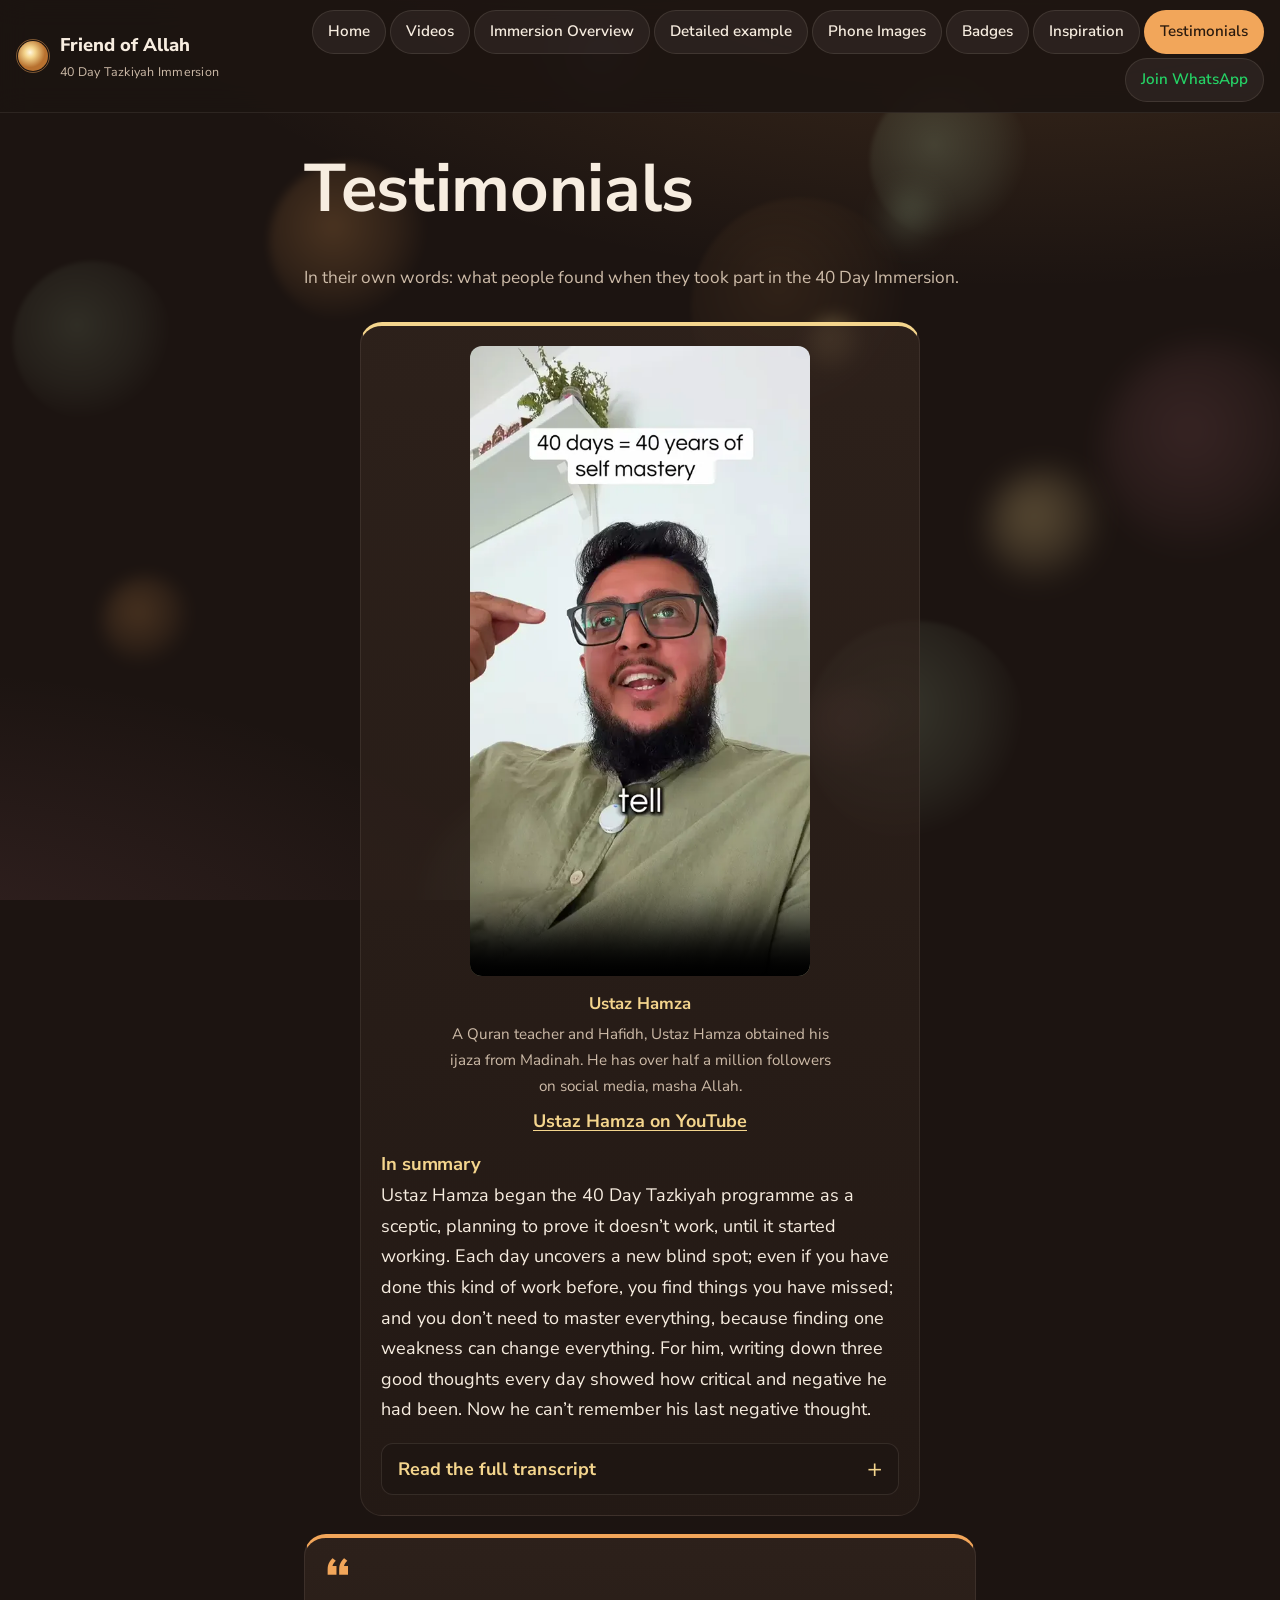
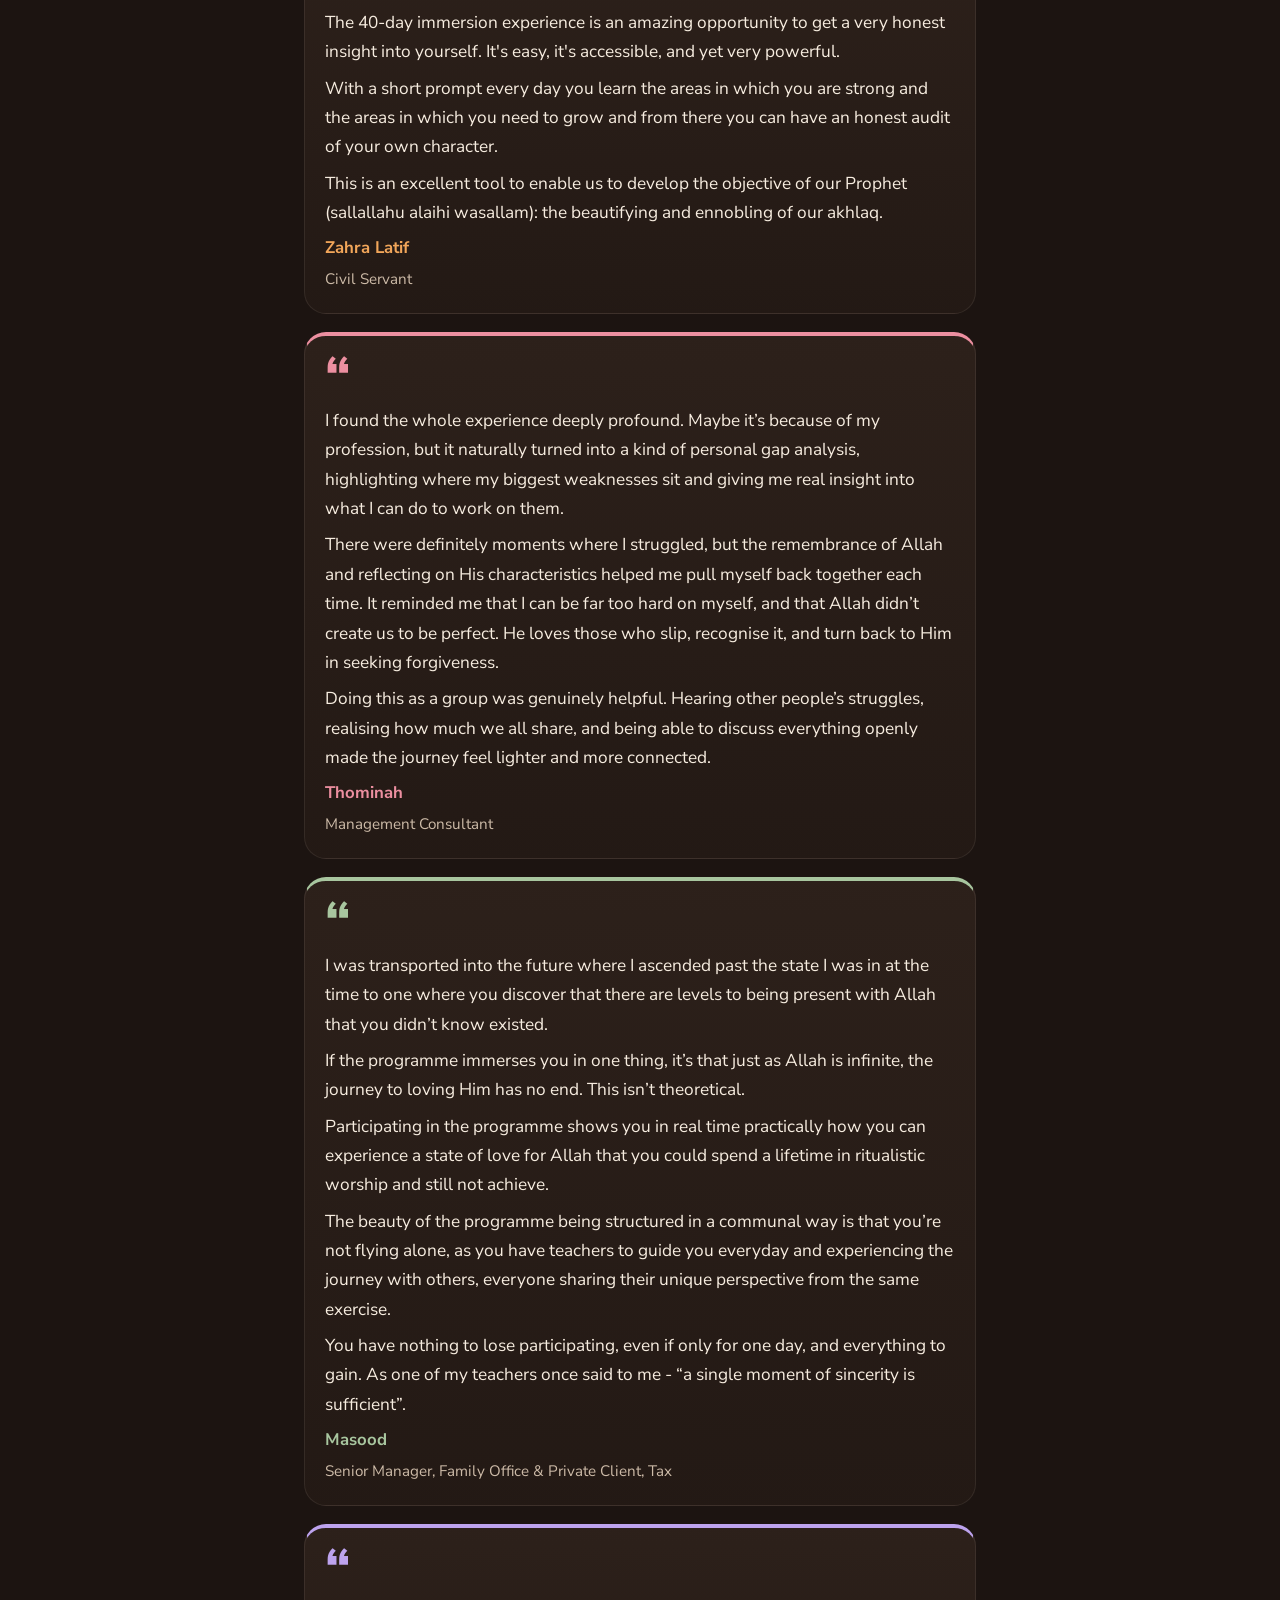
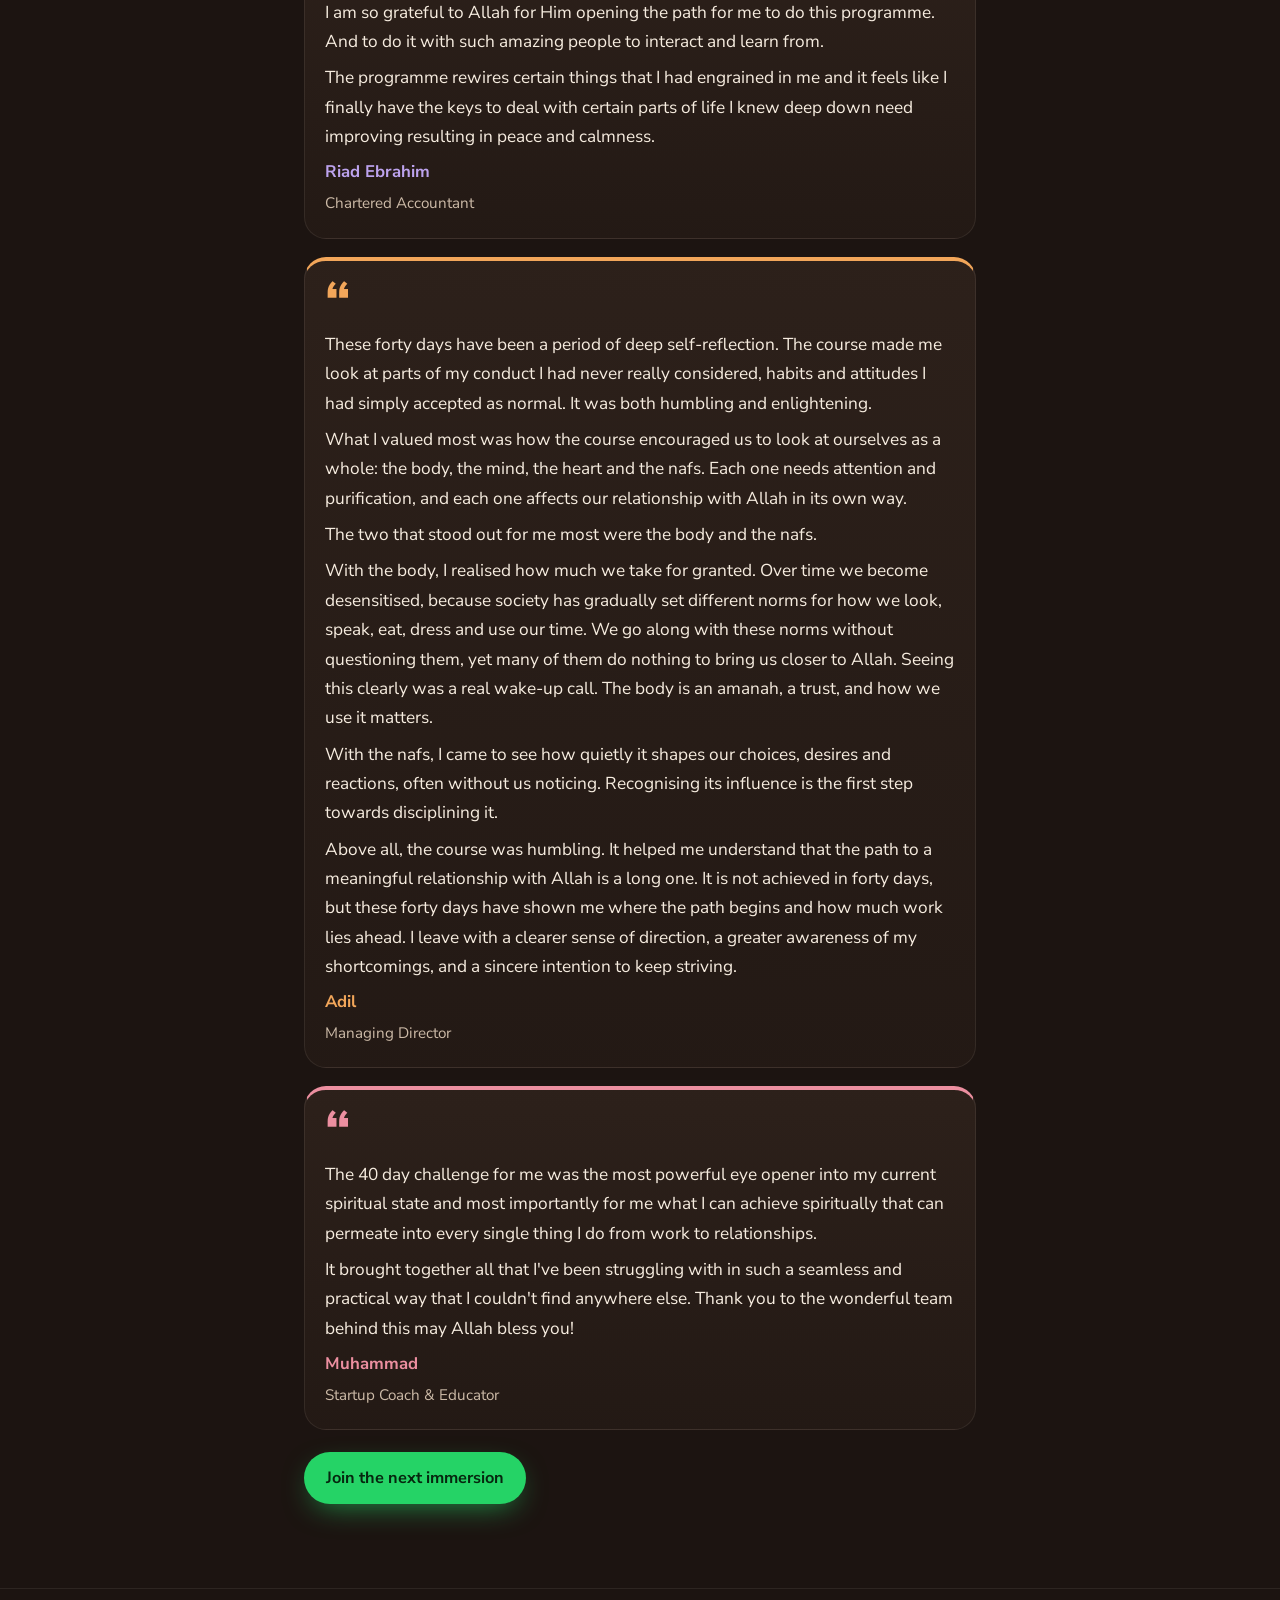
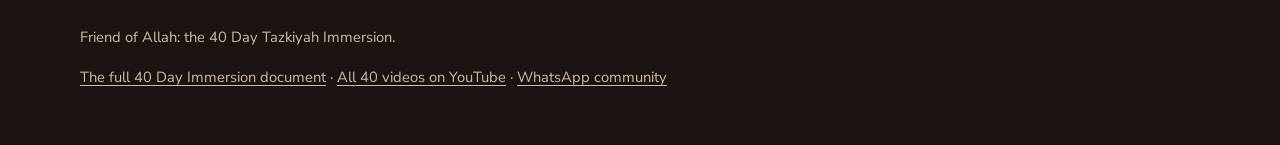
<file: testimonials.html>
<!doctype html>
<html lang="en">
<head>
<meta charset="utf-8">
<meta name="viewport" content="width=device-width, initial-scale=1, viewport-fit=cover">
<title>Testimonials · Friend of Allah</title>
<meta name="description" content="What participants say about the 40 Day Tazkiyah Immersion.">
<link rel="canonical" href="https://friendofallah.com/testimonials">
<meta property="og:title" content="Testimonials · Friend of Allah">
<meta property="og:description" content="What participants say about the 40 Day Tazkiyah Immersion.">
<meta property="og:type" content="website">
<meta property="og:url" content="https://friendofallah.com/testimonials">
<meta property="og:image" content="https://friendofallah.com/img/og.jpg">
<meta name="theme-color" content="#1c1411">
<link rel="icon" href="/img/icon.svg" type="image/svg+xml">
<link rel="preconnect" href="https://fonts.googleapis.com">
<link rel="preconnect" href="https://fonts.gstatic.com" crossorigin>
<link href="https://fonts.googleapis.com/css2?family=Amiri:wght@400;700&family=Nunito+Sans:wght@400;600;700;800&display=swap" rel="stylesheet">
<link rel="stylesheet" href="/css/site.css?v=64bfcd0d">
</head>
<body>
<a class="skip" href="#main">Skip to content</a>
<div class="bokeh" aria-hidden="true"><i style="--s:120px;--x:40%;--y:78%;--c:var(--ember);--o:0.37;--b:2px;--t:35s;--dx:-24px;--dy:-7px"></i><i style="--s:220px;--x:54%;--y:22%;--c:var(--ember);--o:0.09;--b:2px;--t:31s;--dx:-4px;--dy:-26px"></i><i style="--s:90px;--x:44%;--y:2%;--c:var(--violet);--o:0.14;--b:2px;--t:25s;--dx:10px;--dy:10px"></i><i style="--s:220px;--x:63%;--y:69%;--c:var(--sage);--o:0.19;--b:2px;--t:25s;--dx:-28px;--dy:5px"></i><i style="--s:90px;--x:8%;--y:64%;--c:var(--ember);--o:0.20;--b:8px;--t:35s;--dx:22px;--dy:13px"></i><i style="--s:90px;--x:63%;--y:76%;--c:var(--rose);--o:0.15;--b:8px;--t:21s;--dx:5px;--dy:15px"></i><i style="--s:60px;--x:69%;--y:21%;--c:var(--sage);--o:0.27;--b:14px;--t:28s;--dx:-1px;--dy:7px"></i><i style="--s:160px;--x:21%;--y:18%;--c:var(--ember);--o:0.21;--b:4px;--t:20s;--dx:6px;--dy:-11px"></i><i style="--s:220px;--x:33%;--y:88%;--c:var(--sage);--o:0.14;--b:8px;--t:37s;--dx:-26px;--dy:-23px"></i><i style="--s:220px;--x:86%;--y:38%;--c:var(--rose);--o:0.13;--b:14px;--t:31s;--dx:-28px;--dy:12px"></i><i style="--s:60px;--x:63%;--y:35%;--c:var(--gold);--o:0.32;--b:8px;--t:37s;--dx:1px;--dy:7px"></i><i style="--s:160px;--x:1%;--y:29%;--c:var(--sage);--o:0.14;--b:2px;--t:19s;--dx:16px;--dy:14px"></i><i style="--s:120px;--x:77%;--y:52%;--c:var(--gold);--o:0.29;--b:14px;--t:39s;--dx:-8px;--dy:-29px"></i><i style="--s:160px;--x:68%;--y:9%;--c:var(--sage);--o:0.21;--b:2px;--t:24s;--dx:19px;--dy:-12px"></i></div>
<header class="site-head">
  <a class="brand" href="/"><svg width="34" height="34" viewBox="0 0 34 34" aria-hidden="true"><defs><radialGradient id="g" cx="40%" cy="38%"><stop offset="0" stop-color="#fff6e0"/><stop offset=".35" stop-color="#f4d58d"/><stop offset="1" stop-color="#b8712f"/></radialGradient></defs><circle cx="17" cy="17" r="15" fill="url(#g)"/><circle cx="17" cy="17" r="16.5" fill="none" stroke="#f2a65a" stroke-opacity=".45"/></svg><span><b>Friend of Allah</b><small>40 Day Tazkiyah Immersion</small></span></a>
  <div class="head-actions">
    <a class="videos-btn" href="/videos">Videos</a>
    <button class="menu-btn" type="button" aria-expanded="false" aria-controls="site-menu" aria-label="Open menu"><span></span><span></span><span></span></button>
  </div>
  <nav class="tabs" id="site-menu" aria-label="Sections"><a href="/">Home</a><a href="/videos" class="videos-tab">Videos</a><a href="/journey">Immersion Overview</a><a href="/tongue">Detailed example</a><a href="/wallpapers">Phone Images</a><a href="/badges">Badges</a><a href="/inspiration">Inspiration</a><a href="/testimonials" aria-current="page">Testimonials</a><a href="/join" class="wa-tab">Join WhatsApp</a></nav>
</header>
<main id="main">
<section class="page-hero"><div class="wrap narrow">
<h1>Testimonials</h1>
<p>In their own words: what people found when they took part in the 40 Day Immersion.</p>
</div></section>
<section style="padding-top:0"><div class="wrap narrow"><div class="quotes"><figure class="panel quote vquote khalwa-c"><video controls playsinline preload="none" poster="/media/ustaz-hamza-poster.webp" width="540" height="960"><source src="/media/ustaz-hamza.mp4" type="video/mp4"></video>
<figcaption><b>Ustaz Hamza</b><span>A Quran teacher and Hafidh, Ustaz Hamza obtained his ijaza from Madinah. He has over half a million followers on social media, masha Allah.</span><a href="https://www.youtube.com/@ustazhamza" rel="noopener">Ustaz Hamza on YouTube</a></figcaption>
<div class="vsum"><h3>In summary</h3><p>Ustaz Hamza began the 40 Day Tazkiyah programme as a sceptic, planning to prove it doesn’t work, until it started working. Each day uncovers a new blind spot; even if you have done this kind of work before, you find things you have missed; and you don’t need to master everything, because finding one weakness can change everything. For him, writing down three good thoughts every day showed how critical and negative he had been. Now he can’t remember his last negative thought.</p></div>
<details class="more khalwa-c"><summary>Read the full transcript</summary><div class="body"><p>I’m obliged to make this video to tell you tazkiyah doesn’t work. That was my exact belief before I started this journey. Instead of doing crazy things like fasting every single day or praying tahajjud every single night, someone is going to tell me to take this step and then this step, and it’s going to lead me to a massive change, for free? Too good to be true.</p><p>To prove it doesn’t work, I tried the 40 day tazkiyah programme. I wanted to be honest, I wanted to try it properly so I could prove that it doesn’t work. Until it started working.</p><p>Now here is what’s unique and different. Instead of trying to purify your tongue for 40 days, even if I tried to tell myself, “You know what, I have purified my tongue,” the next day, when I’m moving on to the next task, I’m realising there is something I need to work on. So you’re getting exposed to all different blind spots.</p><p>Number two: even if you have done this before, you’ll be surprised, when you go through this 40 day journey, how many of these things you have missed.</p><p>Number three: you’re not going to be able to do everything over the next 40 days, but you will get to that one blind spot, one weakness, and that will change everything for you.</p><p>I didn’t realise how critical and negative I was until I started inviting, and writing down, and sipping my tea with three good ideas every day. And now I don’t even remember the last time I had a negative thought. Good ideas living in my mind, rent free. I recommend this because I’ve benefited from this.</p></div></details></figure><figure class="panel quote body-c"><blockquote><p>The 40-day immersion experience is an amazing opportunity to get a very honest insight into yourself. It&#x27;s easy, it&#x27;s accessible, and yet very powerful.</p><p>With a short prompt every day you learn the areas in which you are strong and the areas in which you need to grow and from there you can have an honest audit of your own character.</p><p>This is an excellent tool to enable us to develop the objective of our Prophet (sallallahu alaihi wasallam): the beautifying and ennobling of our akhlaq.</p></blockquote><figcaption><b>Zahra Latif</b><span>Civil Servant</span></figcaption></figure><figure class="panel quote heart-c"><blockquote><p>I found the whole experience deeply profound. Maybe it’s because of my profession, but it naturally turned into a kind of personal gap analysis, highlighting where my biggest weaknesses sit and giving me real insight into what I can do to work on them.</p><p>There were definitely moments where I struggled, but the remembrance of Allah and reflecting on His characteristics helped me pull myself back together each time. It reminded me that I can be far too hard on myself, and that Allah didn’t create us to be perfect. He loves those who slip, recognise it, and turn back to Him in seeking forgiveness.</p><p>Doing this as a group was genuinely helpful. Hearing other people’s struggles, realising how much we all share, and being able to discuss everything openly made the journey feel lighter and more connected.</p></blockquote><figcaption><b>Thominah</b><span>Management Consultant</span></figcaption></figure><figure class="panel quote mind-c"><blockquote><p>I was transported into the future where I ascended past the state I was in at the time to one where you discover that there are levels to being present with Allah that you didn’t know existed.</p><p>If the programme immerses you in one thing, it’s that just as Allah is infinite, the journey to loving Him has no end. This isn’t theoretical.</p><p>Participating in the programme shows you in real time practically how you can experience a state of love for Allah that you could spend a lifetime in ritualistic worship and still not achieve.</p><p>The beauty of the programme being structured in a communal way is that you’re not flying alone, as you have teachers to guide you everyday and experiencing the journey with others, everyone sharing their unique perspective from the same exercise.</p><p>You have nothing to lose participating, even if only for one day, and everything to gain. As one of my teachers once said to me - “a single moment of sincerity is sufficient”.</p></blockquote><figcaption><b>Masood</b><span>Senior Manager, Family Office &amp; Private Client, Tax</span></figcaption></figure><figure class="panel quote nafs-c"><blockquote><p>I am so grateful to Allah for Him opening the path for me to do this programme. And to do it with such amazing people to interact and learn from.</p><p>The programme rewires certain things that I had engrained in me and it feels like I finally have the keys to deal with certain parts of life I knew deep down need improving resulting in peace and calmness.</p></blockquote><figcaption><b>Riad Ebrahim</b><span>Chartered Accountant</span></figcaption></figure><figure class="panel quote body-c"><blockquote><p>These forty days have been a period of deep self-reflection. The course made me look at parts of my conduct I had never really considered, habits and attitudes I had simply accepted as normal. It was both humbling and enlightening.</p><p>What I valued most was how the course encouraged us to look at ourselves as a whole: the body, the mind, the heart and the nafs. Each one needs attention and purification, and each one affects our relationship with Allah in its own way.</p><p>The two that stood out for me most were the body and the nafs.</p><p>With the body, I realised how much we take for granted. Over time we become desensitised, because society has gradually set different norms for how we look, speak, eat, dress and use our time. We go along with these norms without questioning them, yet many of them do nothing to bring us closer to Allah. Seeing this clearly was a real wake-up call. The body is an amanah, a trust, and how we use it matters.</p><p>With the nafs, I came to see how quietly it shapes our choices, desires and reactions, often without us noticing. Recognising its influence is the first step towards disciplining it.</p><p>Above all, the course was humbling. It helped me understand that the path to a meaningful relationship with Allah is a long one. It is not achieved in forty days, but these forty days have shown me where the path begins and how much work lies ahead. I leave with a clearer sense of direction, a greater awareness of my shortcomings, and a sincere intention to keep striving.</p></blockquote><figcaption><b>Adil</b><span>Managing Director</span></figcaption></figure><figure class="panel quote heart-c"><blockquote><p>The 40 day challenge for me was the most powerful eye opener into my current spiritual state and most importantly for me what I can achieve spiritually that can permeate into every single thing I do from work to relationships.</p><p>It brought together all that I&#x27;ve been struggling with in such a seamless and practical way that I couldn&#x27;t find anywhere else. Thank you to the wonderful team behind this may Allah bless you!</p></blockquote><figcaption><b>Muhammad</b><span>Startup Coach &amp; Educator</span></figcaption></figure></div>
<div class="btns"><a class="btn wa" href="https://chat.whatsapp.com/KP9KJjJTYYQGTF67vCUouw" rel="noopener">Join the next immersion</a></div></div></section>
</main>
<footer class="site-foot"><div class="wrap">
  <p>Friend of Allah: the 40 Day Tazkiyah Immersion.</p>
  <p><a href="/downloads/40-Day-Immersion.pdf">The full 40 Day Immersion document</a> · <a href="https://www.youtube.com/playlist?list=PLGFzjWrMECoU">All 40 videos on YouTube</a> · <a href="https://chat.whatsapp.com/KP9KJjJTYYQGTF67vCUouw">WhatsApp community</a></p>
</div></footer>
<div class="join-bar"><a class="btn wa" href="https://chat.whatsapp.com/KP9KJjJTYYQGTF67vCUouw" rel="noopener">Join the WhatsApp community</a></div>
<script src="/js/site.js?v=bbf34fd4" defer></script>
</body>
</html>
</file>
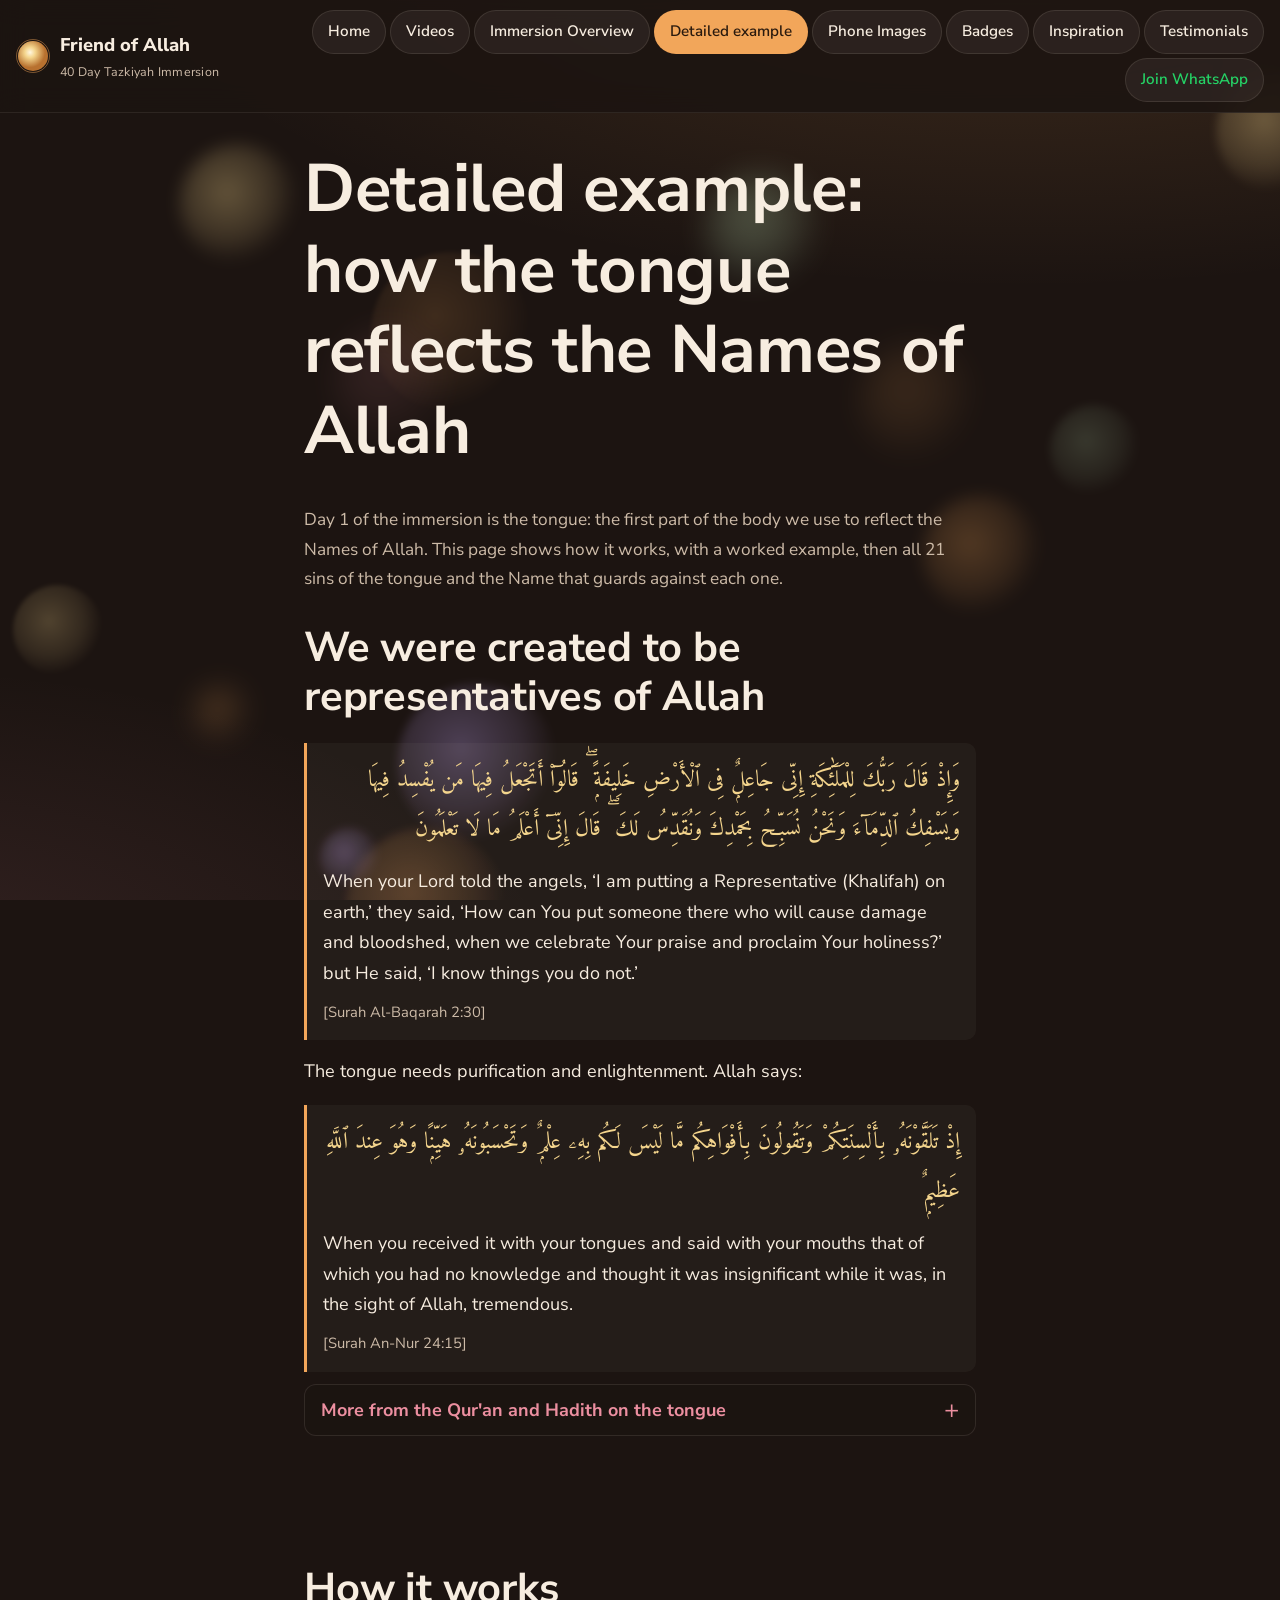
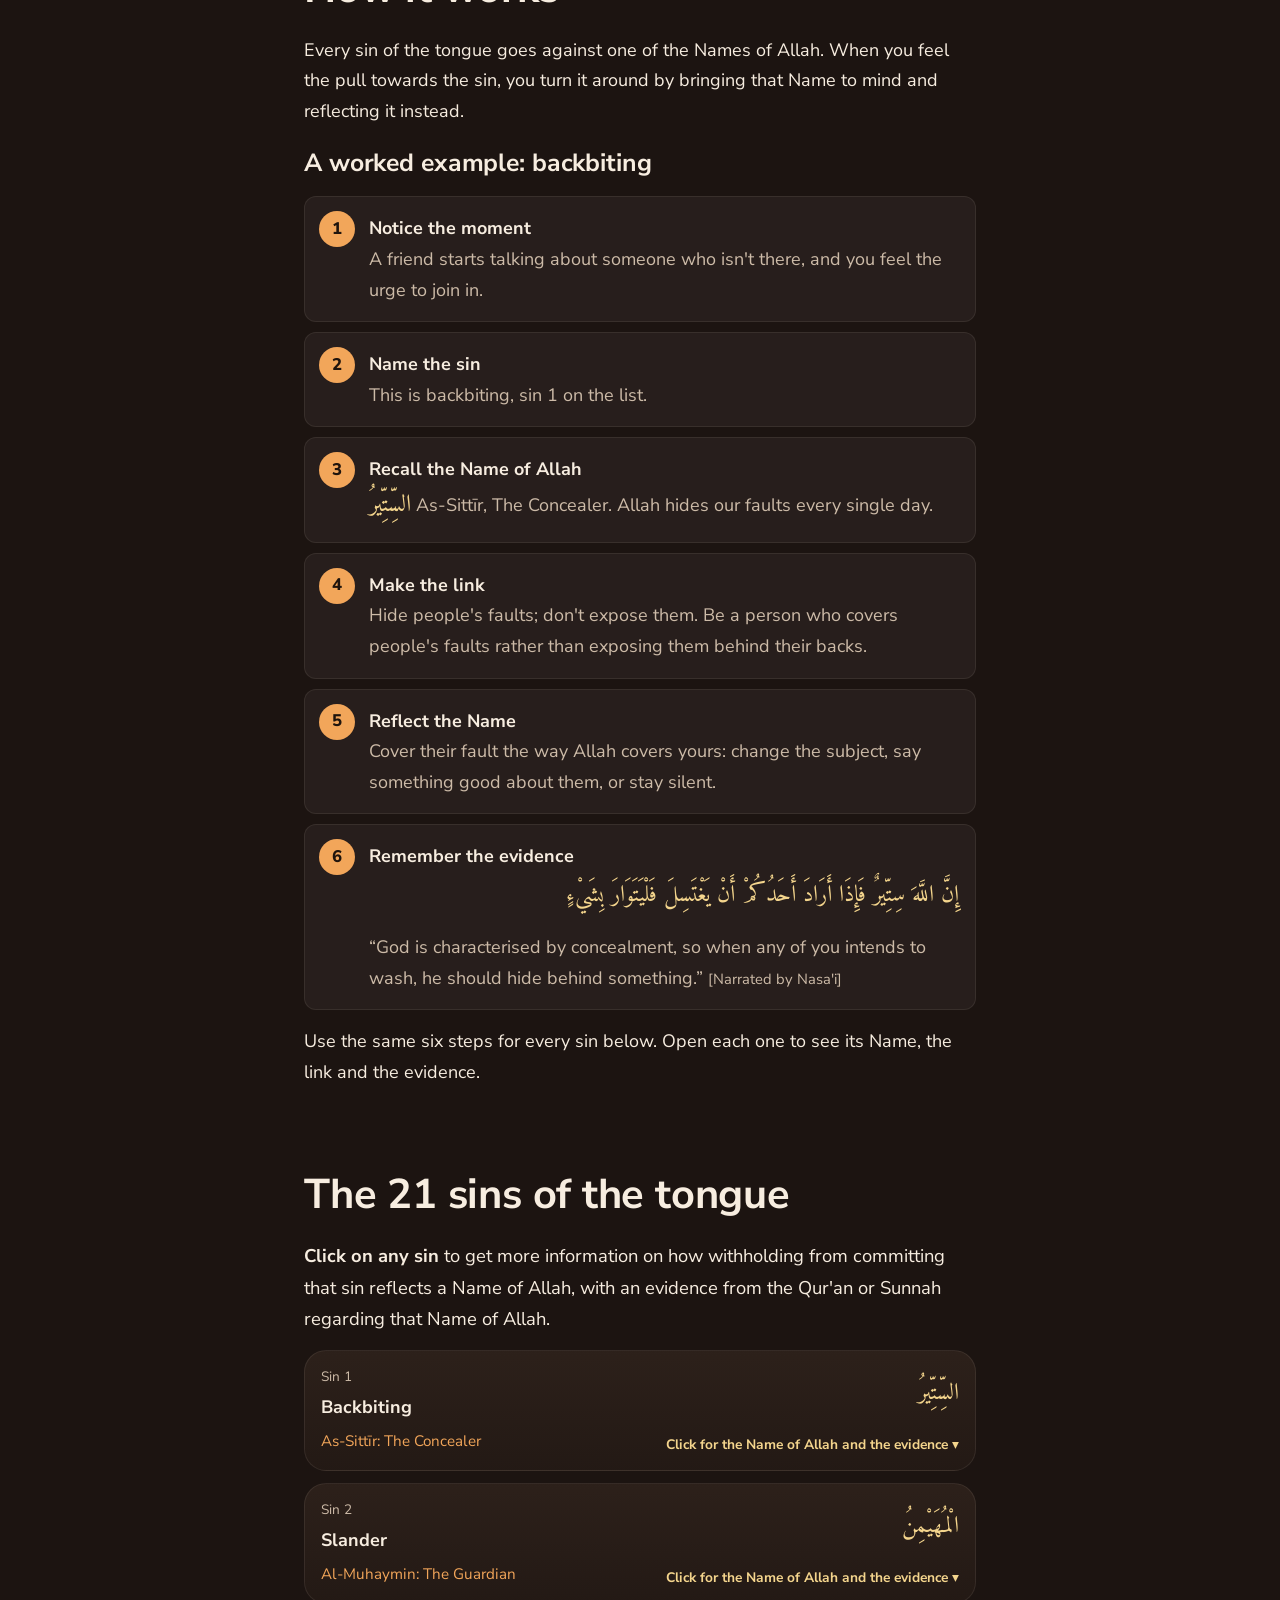
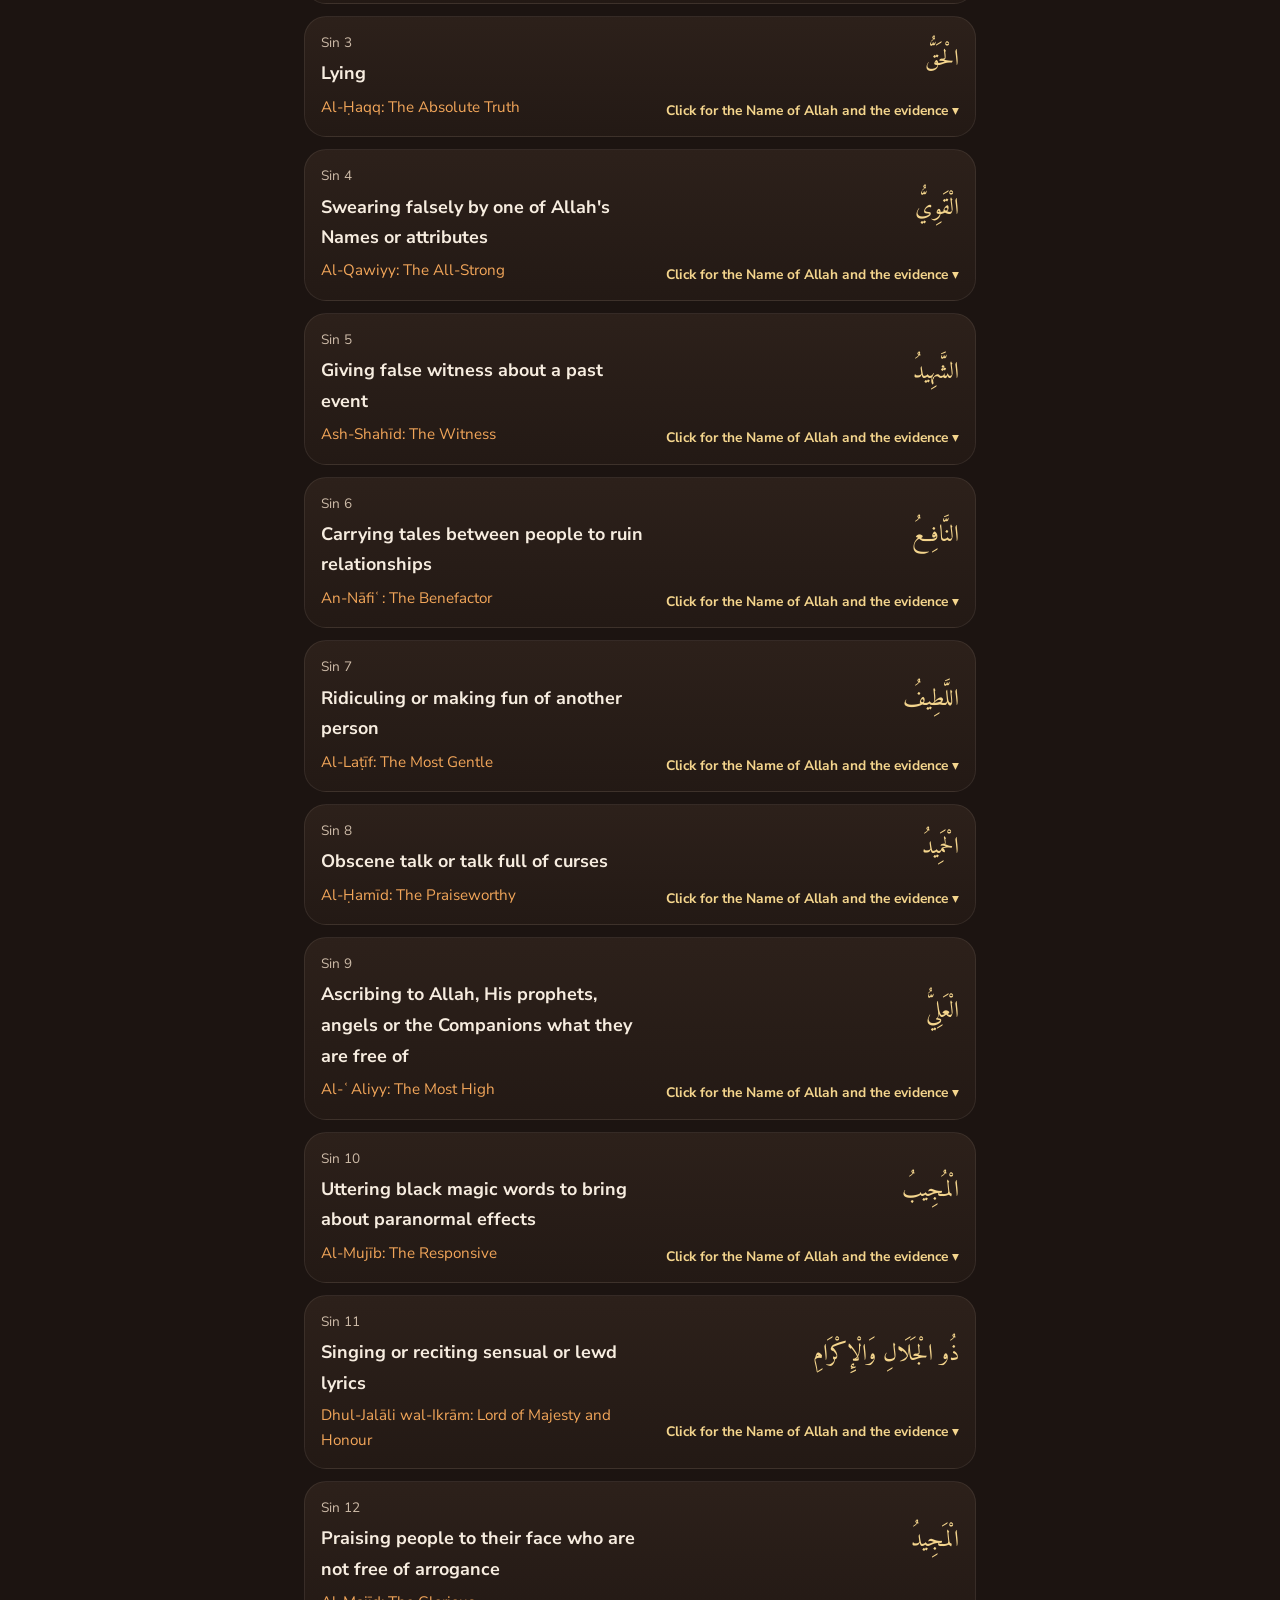
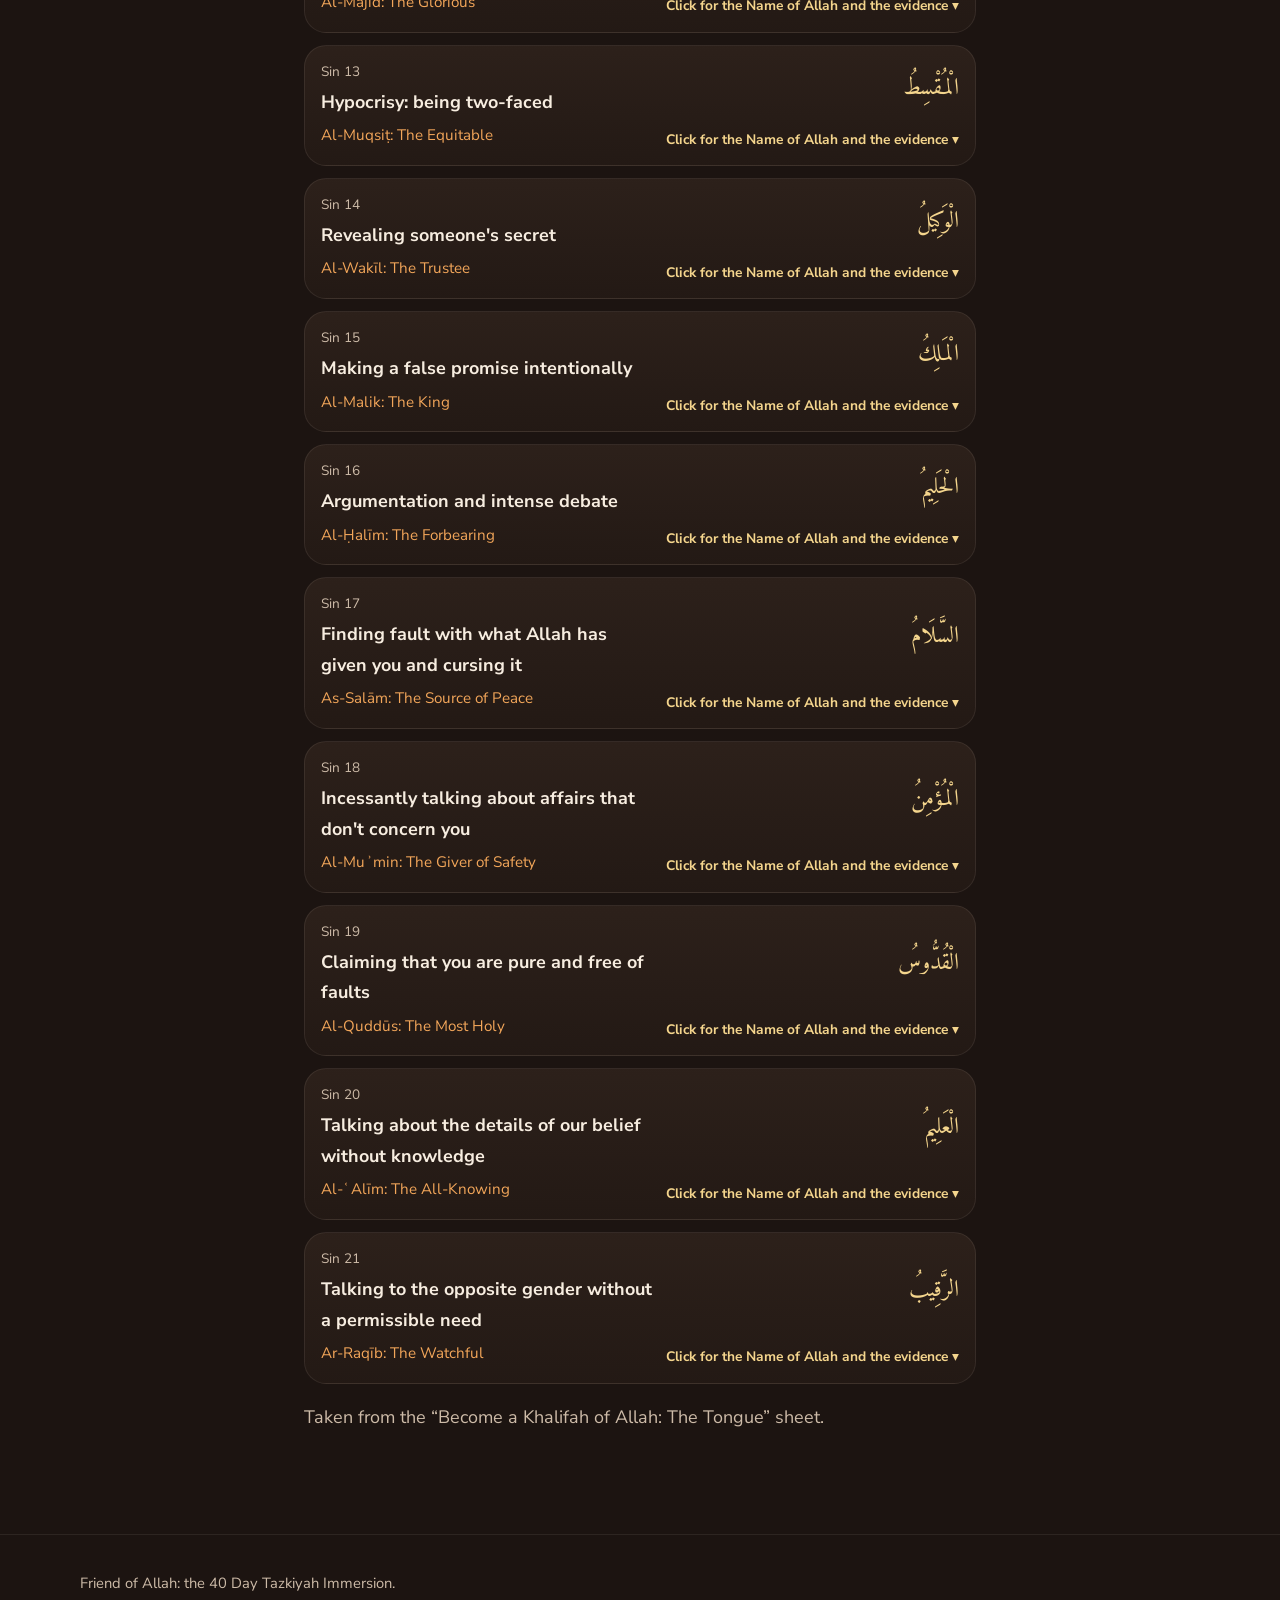
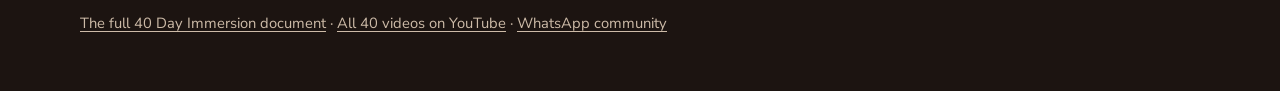
<file: tongue.html>
<!doctype html>
<html lang="en">
<head>
<meta charset="utf-8">
<meta name="viewport" content="width=device-width, initial-scale=1, viewport-fit=cover">
<title>Detailed example: the tongue · Friend of Allah</title>
<meta name="description" content="A worked example of how purifying the tongue reflects the Names of Allah: 21 sins of the tongue, the Name that guards against each, and the evidence.">
<link rel="canonical" href="https://friendofallah.com/tongue">
<meta property="og:title" content="Detailed example: the tongue · Friend of Allah">
<meta property="og:description" content="A worked example of how purifying the tongue reflects the Names of Allah: 21 sins of the tongue, the Name that guards against each, and the evidence.">
<meta property="og:type" content="website">
<meta property="og:url" content="https://friendofallah.com/tongue">
<meta property="og:image" content="https://friendofallah.com/img/og.jpg">
<meta name="theme-color" content="#1c1411">
<link rel="icon" href="/img/icon.svg" type="image/svg+xml">
<link rel="preconnect" href="https://fonts.googleapis.com">
<link rel="preconnect" href="https://fonts.gstatic.com" crossorigin>
<link href="https://fonts.googleapis.com/css2?family=Amiri:wght@400;700&family=Nunito+Sans:wght@400;600;700;800&display=swap" rel="stylesheet">
<link rel="stylesheet" href="/css/site.css?v=64bfcd0d">
</head>
<body>
<a class="skip" href="#main">Skip to content</a>
<div class="bokeh" aria-hidden="true"><i style="--s:90px;--x:82%;--y:45%;--c:var(--sage);--o:0.20;--b:4px;--t:20s;--dx:-26px;--dy:-29px"></i><i style="--s:160px;--x:27%;--y:92%;--c:var(--ember);--o:0.26;--b:4px;--t:34s;--dx:4px;--dy:-7px"></i><i style="--s:120px;--x:95%;--y:8%;--c:var(--gold);--o:0.32;--b:4px;--t:18s;--dx:23px;--dy:11px"></i><i style="--s:120px;--x:14%;--y:16%;--c:var(--gold);--o:0.33;--b:8px;--t:38s;--dx:25px;--dy:16px"></i><i style="--s:120px;--x:67%;--y:38%;--c:var(--ember);--o:0.14;--b:14px;--t:34s;--dx:-15px;--dy:-19px"></i><i style="--s:90px;--x:1%;--y:65%;--c:var(--gold);--o:0.24;--b:2px;--t:27s;--dx:6px;--dy:15px"></i><i style="--s:120px;--x:55%;--y:19%;--c:var(--sage);--o:0.34;--b:14px;--t:37s;--dx:-12px;--dy:-3px"></i><i style="--s:160px;--x:29%;--y:28%;--c:var(--ember);--o:0.16;--b:2px;--t:19s;--dx:-1px;--dy:10px"></i><i style="--s:120px;--x:72%;--y:55%;--c:var(--ember);--o:0.25;--b:8px;--t:22s;--dx:13px;--dy:-18px"></i><i style="--s:60px;--x:15%;--y:76%;--c:var(--ember);--o:0.23;--b:14px;--t:26s;--dx:-19px;--dy:-8px"></i><i style="--s:160px;--x:31%;--y:76%;--c:var(--violet);--o:0.31;--b:4px;--t:28s;--dx:-24px;--dy:23px"></i><i style="--s:60px;--x:25%;--y:92%;--c:var(--violet);--o:0.30;--b:4px;--t:21s;--dx:-9px;--dy:29px"></i><i style="--s:90px;--x:-7%;--y:0%;--c:var(--gold);--o:0.20;--b:2px;--t:27s;--dx:17px;--dy:13px"></i><i style="--s:120px;--x:26%;--y:36%;--c:var(--rose);--o:0.12;--b:14px;--t:37s;--dx:13px;--dy:22px"></i></div>
<header class="site-head">
  <a class="brand" href="/"><svg width="34" height="34" viewBox="0 0 34 34" aria-hidden="true"><defs><radialGradient id="g" cx="40%" cy="38%"><stop offset="0" stop-color="#fff6e0"/><stop offset=".35" stop-color="#f4d58d"/><stop offset="1" stop-color="#b8712f"/></radialGradient></defs><circle cx="17" cy="17" r="15" fill="url(#g)"/><circle cx="17" cy="17" r="16.5" fill="none" stroke="#f2a65a" stroke-opacity=".45"/></svg><span><b>Friend of Allah</b><small>40 Day Tazkiyah Immersion</small></span></a>
  <div class="head-actions">
    <a class="videos-btn" href="/videos">Videos</a>
    <button class="menu-btn" type="button" aria-expanded="false" aria-controls="site-menu" aria-label="Open menu"><span></span><span></span><span></span></button>
  </div>
  <nav class="tabs" id="site-menu" aria-label="Sections"><a href="/">Home</a><a href="/videos" class="videos-tab">Videos</a><a href="/journey">Immersion Overview</a><a href="/tongue" aria-current="page">Detailed example</a><a href="/wallpapers">Phone Images</a><a href="/badges">Badges</a><a href="/inspiration">Inspiration</a><a href="/testimonials">Testimonials</a><a href="/join" class="wa-tab">Join WhatsApp</a></nav>
</header>
<main id="main">
<section class="page-hero"><div class="wrap narrow">
<h1>Detailed example: how the tongue reflects the Names of Allah</h1>
<p>Day 1 of the immersion is the tongue: the first part of the body we use to reflect the Names of Allah. This page shows how it works, with a worked example, then all 21 sins of the tongue and the Name that guards against each one.</p>
</div></section>

<section style="padding-top:0"><div class="wrap narrow">
  <h2>We were created to be representatives of Allah</h2>
  <blockquote><p class="arabic quran" lang="ar" dir="rtl">وَإِذْ قَالَ رَبُّكَ لِلْمَلَٰٓئِكَةِ إِنِّى جَاعِلٌۭ فِى ٱلْأَرْضِ خَلِيفَةًۭ ۖ قَالُوٓا۟ أَتَجْعَلُ فِيهَا مَن يُفْسِدُ فِيهَا وَيَسْفِكُ ٱلدِّمَآءَ وَنَحْنُ نُسَبِّحُ بِحَمْدِكَ وَنُقَدِّسُ لَكَ ۖ قَالَ إِنِّىٓ أَعْلَمُ مَا لَا تَعْلَمُونَ</p><p>When your Lord told the angels, ‘I am putting a Representative (Khalifah) on earth,’ they said, ‘How can You put someone there who will cause damage and bloodshed, when we celebrate Your praise and proclaim Your holiness?’ but He said, ‘I know things you do not.’</p><span class="ref">[Surah Al-Baqarah 2:30]</span></blockquote>
  <p style="margin-top:16px">The tongue needs purification and enlightenment. Allah says:</p>
  <blockquote><p class="arabic quran" lang="ar" dir="rtl">إِذْ تَلَقَّوْنَهُۥ بِأَلْسِنَتِكُمْ وَتَقُولُونَ بِأَفْوَاهِكُم مَّا لَيْسَ لَكُم بِهِۦ عِلْمٌۭ وَتَحْسَبُونَهُۥ هَيِّنًۭا وَهُوَ عِندَ ٱللَّهِ عَظِيمٌۭ</p><p>When you received it with your tongues and said with your mouths that of which you had no knowledge and thought it was insignificant while it was, in the sight of Allah, tremendous.</p><span class="ref">[Surah An-Nur 24:15]</span></blockquote>
  <details class="more heart-c"><summary>More from the Qur'an and Hadith on the tongue</summary><div class="body">
    <p class="arabic" lang="ar">الْمُسْلِمُ مَنْ سَلِمَ الْمُسْلِمُونَ مِنْ لِسَانِهِ وَيَدِهِ</p>
    <p>“A Muslim is the one who avoids harming Muslims with his tongue or his hands. And a Muhajir is the one who gives up all that Allah has forbidden.” <span class="ref">[Sahih Bukhari and Muslim]</span></p>
    <p>“The servant speaks words whose repercussions he does not understand, and because of them he sinks down in the Fire farther than the distance between the east and the west.” <span class="ref">[Sahih Muslim]</span></p>
    <p>Mu'adh ibn Jabal asked the Prophet ﷺ for an action that would enter him into Paradise. After describing the pillars, the means of goodness and the peak of the matter, he took hold of his tongue and said: “Restrain this.” Mu'adh asked, “Will we be brought to account for what we say?” He replied: “Are people thrown onto their faces in the Fire for anything other than the harvest of their tongues?” <span class="ref">[Tirmidhi]</span></p>
    <p class="arabic" lang="ar">مَنْ يَضْمَنْ لِي مَا بَيْنَ لَحْيَيْهِ وَمَا بَيْنَ رِجْلَيْهِ أَضْمَنْ لَهُ الْجَنَّةَ</p>
    <p>“Whoever can guarantee what is between his two jaw-bones and what is between his two legs, I guarantee Paradise for him.” <span class="ref">[Sahih Bukhari]</span></p>
    <p class="arabic" lang="ar">مَنْ كَانَ يُؤْمِنُ بِاللَّهِ وَالْيَوْمِ الآخِرِ فَلْيَقُلْ خَيْرًا أَوْ لِيَصْمُتْ</p>
    <p>“Whoever believes in Allah and the Last Day, let him speak good or remain silent.” <span class="ref">[Bukhari and Muslim]</span></p>
  </div></details>
</div></section>

<section><div class="wrap narrow">
  <h2>How it works</h2>
  <p>Every sin of the tongue goes against one of the Names of Allah. When you feel the pull towards the sin, you turn it around by bringing that Name to mind and reflecting it instead.</p>
  <h3 style="margin-top:22px">A worked example: backbiting</h3>
  <ol class="flow">
    <li><b>Notice the moment</b><span>A friend starts talking about someone who isn't there, and you feel the urge to join in.</span></li>
    <li><b>Name the sin</b><span>This is backbiting, sin 1 on the list.</span></li>
    <li><b>Recall the Name of Allah</b><span><span class="name-ar" lang="ar">السِّتِّيرُ</span> As-Sittīr, The Concealer. Allah hides our faults every single day.</span></li>
    <li><b>Make the link</b><span>Hide people&#x27;s faults; don&#x27;t expose them. Be a person who covers people&#x27;s faults rather than exposing them behind their backs.</span></li>
    <li><b>Reflect the Name</b><span>Cover their fault the way Allah covers yours: change the subject, say something good about them, or stay silent.</span></li>
    <li><b>Remember the evidence</b><span><p class="arabic quran" lang="ar" dir="rtl">إِنَّ اللَّهَ سِتِّيرٌ فَإِذَا أَرَادَ أَحَدُكُمْ أَنْ يَغْتَسِلَ فَلْيَتَوَارَ بِشَيْءٍ</p>“God is characterised by concealment, so when any of you intends to wash, he should hide behind something.” <span class="ref">[Narrated by Nasa&#x27;i]</span></span></li>
  </ol>
  <p style="margin-top:16px">Use the same six steps for every sin below. Open each one to see its Name, the link and the evidence.</p>
</div></section>

<section style="padding-top:0"><div class="wrap narrow">
  <h2>The 21 sins of the tongue</h2>
  <p class="lead sins-help"><b>Click on any sin</b> to get more information on how withholding from committing that sin reflects a Name of Allah, with an evidence from the Qur'an or Sunnah regarding that Name of Allah.</p>
  <div class="sin-list"><details class="panel sin"><summary><span class="s-num">Sin 1</span><span class="s-ar" lang="ar">السِّتِّيرُ</span><span class="s-name">Backbiting</span><span class="s-en">As-Sittīr: The Concealer</span><span class="s-more" aria-hidden="true">Click for the Name of Allah and the evidence</span></summary>
<div class="inside"><div><h4>Name of Allah to reflect</h4><p><span class="names" lang="ar">السِّتِّيرُ</span> As-Sittīr, The Concealer</p></div><div><h4>How it guards the tongue</h4><p>Hide people&#x27;s faults; don&#x27;t expose them. Be a person who covers people&#x27;s faults rather than exposing them behind their backs.</p></div><div class="wide"><h4>Evidence</h4><p class="arabic quran" lang="ar" dir="rtl">إِنَّ اللَّهَ سِتِّيرٌ فَإِذَا أَرَادَ أَحَدُكُمْ أَنْ يَغْتَسِلَ فَلْيَتَوَارَ بِشَيْءٍ</p><p>“God is characterised by concealment, so when any of you intends to wash, he should hide behind something.” <span class="ref">[Narrated by Nasa&#x27;i]</span></p></div></div></details><details class="panel sin"><summary><span class="s-num">Sin 2</span><span class="s-ar" lang="ar">الْمُهَيْمِنُ</span><span class="s-name">Slander</span><span class="s-en">Al-Muhaymin: The Guardian</span><span class="s-more" aria-hidden="true">Click for the Name of Allah and the evidence</span></summary>
<div class="inside"><div><h4>Name of Allah to reflect</h4><p><span class="names" lang="ar">الْمُهَيْمِنُ</span> Al-Muhaymin, The Guardian</p></div><div><h4>How it guards the tongue</h4><p>Slander is to lie and to backbite, one of the worst sins of the tongue. Be in control of your body, heart, mind and nafs, and be a guardian over them.</p></div><div class="wide"><h4>Evidence</h4><p class="arabic quran" lang="ar" dir="rtl">وَأَنزَلْنَآ إِلَيْكَ ٱلْكِتَٰبَ بِٱلْحَقِّ مُصَدِّقًۭا لِّمَا بَيْنَ يَدَيْهِ مِنَ ٱلْكِتَٰبِ وَمُهَيْمِنًا عَلَيْهِ ۖ فَٱحْكُم بَيْنَهُم بِمَآ أَنزَلَ ٱللَّهُ ۖ وَلَا تَتَّبِعْ أَهْوَآءَهُمْ عَمَّا جَآءَكَ مِنَ ٱلْحَقِّ ۚ لِكُلٍّۢ جَعَلْنَا مِنكُمْ شِرْعَةًۭ وَمِنْهَاجًۭا ۚ وَلَوْ شَآءَ ٱللَّهُ لَجَعَلَكُمْ أُمَّةًۭ وَٰحِدَةًۭ وَلَٰكِن لِّيَبْلُوَكُمْ فِى مَآ ءَاتَىٰكُمْ ۖ فَٱسْتَبِقُوا۟ ٱلْخَيْرَٰتِ ۚ إِلَى ٱللَّهِ مَرْجِعُكُمْ جَمِيعًۭا فَيُنَبِّئُكُم بِمَا كُنتُمْ فِيهِ تَخْتَلِفُونَ</p><p>“We have revealed to you [O Prophet] this Book with the truth, as a confirmation of previous Scriptures and a supreme authority on them.” <span class="ref">[Surah Al-Ma&#x27;idah 5:48]</span></p></div></div></details><details class="panel sin"><summary><span class="s-num">Sin 3</span><span class="s-ar" lang="ar">الْحَقُّ</span><span class="s-name">Lying</span><span class="s-en">Al-Ḥaqq: The Absolute Truth</span><span class="s-more" aria-hidden="true">Click for the Name of Allah and the evidence</span></summary>
<div class="inside"><div><h4>Name of Allah to reflect</h4><p><span class="names" lang="ar">الْحَقُّ</span> Al-Ḥaqq, The Absolute Truth</p></div><div><h4>How it guards the tongue</h4><p>There is only one God and only one truth. Don&#x27;t let your tongue touch false realities.</p></div><div class="wide"><h4>Evidence</h4><p class="arabic quran" lang="ar" dir="rtl">وَلَا تَلْبِسُوا۟ ٱلْحَقَّ بِٱلْبَٰطِلِ وَتَكْتُمُوا۟ ٱلْحَقَّ وَأَنتُمْ تَعْلَمُونَ</p><p>“Do not mix truth with falsehood, or hide the truth when you know it.” <span class="ref">[Surah Al-Baqarah 2:42]</span></p></div></div></details><details class="panel sin"><summary><span class="s-num">Sin 4</span><span class="s-ar" lang="ar">الْقَوِيُّ</span><span class="s-name">Swearing falsely by one of Allah&#x27;s Names or attributes</span><span class="s-en">Al-Qawiyy: The All-Strong</span><span class="s-more" aria-hidden="true">Click for the Name of Allah and the evidence</span></summary>
<div class="inside"><div><h4>Name of Allah to reflect</h4><p><span class="names" lang="ar">الْقَوِيُّ</span> Al-Qawiyy, The All-Strong</p></div><div><h4>How it guards the tongue</h4><p>When you want to show you are telling the truth, be strong and speak with strength. You don&#x27;t need to swear by Allah to strengthen a lie.</p></div><div class="wide"><h4>Evidence</h4><p class="arabic quran" lang="ar" dir="rtl">مَا قَدَرُوا۟ ٱللَّهَ حَقَّ قَدْرِهِۦٓ ۗ إِنَّ ٱللَّهَ لَقَوِىٌّ عَزِيزٌ</p><p>“They have no grasp of God&#x27;s true measure: God is truly most strong and mighty.” <span class="ref">[Surah Al-Hajj 22:74]</span></p></div></div></details><details class="panel sin"><summary><span class="s-num">Sin 5</span><span class="s-ar" lang="ar">الشَّهِيدُ</span><span class="s-name">Giving false witness about a past event</span><span class="s-en">Ash-Shahīd: The Witness</span><span class="s-more" aria-hidden="true">Click for the Name of Allah and the evidence</span></summary>
<div class="inside"><div><h4>Name of Allah to reflect</h4><p><span class="names" lang="ar">الشَّهِيدُ</span> Ash-Shahīd, The Witness</p></div><div><h4>How it guards the tongue</h4><p>Be a true witness to the creation. Don&#x27;t give false testimony.</p></div><div class="wide"><h4>Evidence</h4><p class="arabic quran" lang="ar" dir="rtl">وَكَذَٰلِكَ جَعَلْنَٰكُمْ أُمَّةًۭ وَسَطًۭا لِّتَكُونُوا۟ شُهَدَآءَ عَلَى ٱلنَّاسِ وَيَكُونَ ٱلرَّسُولُ عَلَيْكُمْ شَهِيدًۭا ۗ وَمَا جَعَلْنَا ٱلْقِبْلَةَ ٱلَّتِى كُنتَ عَلَيْهَآ إِلَّا لِنَعْلَمَ مَن يَتَّبِعُ ٱلرَّسُولَ مِمَّن يَنقَلِبُ عَلَىٰ عَقِبَيْهِ ۚ وَإِن كَانَتْ لَكَبِيرَةً إِلَّا عَلَى ٱلَّذِينَ هَدَى ٱللَّهُ ۗ وَمَا كَانَ ٱللَّهُ لِيُضِيعَ إِيمَٰنَكُمْ ۚ إِنَّ ٱللَّهَ بِٱلنَّاسِ لَرَءُوفٌۭ رَّحِيمٌۭ</p><p>“We have made you [believers] into a just community, so that you may bear witness [to the truth] before others and so that the Messenger may bear witness [to it] before you.” <span class="ref">[Surah Al-Baqarah 2:143]</span></p></div></div></details><details class="panel sin"><summary><span class="s-num">Sin 6</span><span class="s-ar" lang="ar">النَّافِعُ</span><span class="s-name">Carrying tales between people to ruin relationships</span><span class="s-en">An-Nāfiʿ: The Benefactor</span><span class="s-more" aria-hidden="true">Click for the Name of Allah and the evidence</span></summary>
<div class="inside"><div><h4>Name of Allah to reflect</h4><p><span class="names" lang="ar">النَّافِعُ</span> An-Nāfiʿ, The Benefactor</p></div><div><h4>How it guards the tongue</h4><p>Carry benefit between people, not harm.</p></div><div class="wide"><h4>Evidence</h4><p class="arabic quran" lang="ar" dir="rtl">قُل لَّآ أَمْلِكُ لِنَفْسِى نَفْعًۭا وَلَا ضَرًّا إِلَّا مَا شَآءَ ٱللَّهُ ۚ وَلَوْ كُنتُ أَعْلَمُ ٱلْغَيْبَ لَٱسْتَكْثَرْتُ مِنَ ٱلْخَيْرِ وَمَا مَسَّنِىَ ٱلسُّوٓءُ ۚ إِنْ أَنَا۠ إِلَّا نَذِيرٌۭ وَبَشِيرٌۭ لِّقَوْمٍۢ يُؤْمِنُونَ</p><p>“Say [Prophet], ‘I have no control over benefit or harm, [even] to myself, except as God may please.’” <span class="ref">[Surah Al-A&#x27;raf 7:188]</span></p></div></div></details><details class="panel sin"><summary><span class="s-num">Sin 7</span><span class="s-ar" lang="ar">اللَّطِيفُ</span><span class="s-name">Ridiculing or making fun of another person</span><span class="s-en">Al-Laṭīf: The Most Gentle</span><span class="s-more" aria-hidden="true">Click for the Name of Allah and the evidence</span></summary>
<div class="inside"><div><h4>Name of Allah to reflect</h4><p><span class="names" lang="ar">اللَّطِيفُ</span> Al-Laṭīf, The Most Gentle</p></div><div><h4>How it guards the tongue</h4><p>Be gentle in your speech with people. Don&#x27;t make fun of anyone.</p></div><div class="wide"><h4>Evidence</h4><p class="arabic quran" lang="ar" dir="rtl">ٱللَّهُ لَطِيفٌۢ بِعِبَادِهِۦ يَرْزُقُ مَن يَشَآءُ ۖ وَهُوَ ٱلْقَوِىُّ ٱلْعَزِيزُ</p><p>“Allah is Ever Kind to His servants. He provides [abundantly] to whoever He wills. And He is the All-Powerful, Almighty.” <span class="ref">[Surah Ash-Shura 42:19]</span></p></div></div></details><details class="panel sin"><summary><span class="s-num">Sin 8</span><span class="s-ar" lang="ar">الْحَمِيدُ</span><span class="s-name">Obscene talk or talk full of curses</span><span class="s-en">Al-Ḥamīd: The Praiseworthy</span><span class="s-more" aria-hidden="true">Click for the Name of Allah and the evidence</span></summary>
<div class="inside"><div><h4>Name of Allah to reflect</h4><p><span class="names" lang="ar">الْحَمِيدُ</span> Al-Ḥamīd, The Praiseworthy</p></div><div><h4>How it guards the tongue</h4><p>Make your speech the most praiseworthy of speech.</p></div><div class="wide"><h4>Evidence</h4><p class="arabic quran" lang="ar" dir="rtl">۞ يَٰٓأَيُّهَا ٱلنَّاسُ أَنتُمُ ٱلْفُقَرَآءُ إِلَى ٱللَّهِ ۖ وَٱللَّهُ هُوَ ٱلْغَنِىُّ ٱلْحَمِيدُ</p><p>“People, it is you who stand in need of God. God needs nothing and is worthy of all praise.” <span class="ref">[Surah Fatir 35:15]</span></p></div></div></details><details class="panel sin"><summary><span class="s-num">Sin 9</span><span class="s-ar" lang="ar">الْعَلِيُّ</span><span class="s-name">Ascribing to Allah, His prophets, angels or the Companions what they are free of</span><span class="s-en">Al-ʿAliyy: The Most High</span><span class="s-more" aria-hidden="true">Click for the Name of Allah and the evidence</span></summary>
<div class="inside"><div><h4>Name of Allah to reflect</h4><p><span class="names" lang="ar">الْعَلِيُّ</span> Al-ʿAliyy, The Most High</p></div><div><h4>How it guards the tongue</h4><p>Do not speak of Allah in a way you do not understand. Allah is exalted above this.</p></div><div class="wide"><h4>Evidence</h4><p class="arabic quran" lang="ar" dir="rtl">لَهُۥ مَا فِى ٱلسَّمَٰوَٰتِ وَمَا فِى ٱلْأَرْضِ ۖ وَهُوَ ٱلْعَلِىُّ ٱلْعَظِيمُ</p><p>“All that is in the heavens and earth belongs to Him: He is the Exalted, the Almighty.” <span class="ref">[Surah Ash-Shura 42:4]</span></p></div></div></details><details class="panel sin"><summary><span class="s-num">Sin 10</span><span class="s-ar" lang="ar">الْمُجِيبُ</span><span class="s-name">Uttering black magic words to bring about paranormal effects</span><span class="s-en">Al-Mujīb: The Responsive</span><span class="s-more" aria-hidden="true">Click for the Name of Allah and the evidence</span></summary>
<div class="inside"><div><h4>Name of Allah to reflect</h4><p><span class="names" lang="ar">الْمُجِيبُ</span> Al-Mujīb, The Responsive</p></div><div><h4>How it guards the tongue</h4><p>We don&#x27;t need to resort to black magic or the paranormal. Allah hears us and responds to our calls.</p></div><div class="wide"><h4>Evidence</h4><p class="arabic quran" lang="ar" dir="rtl">۞ وَإِلَىٰ ثَمُودَ أَخَاهُمْ صَٰلِحًۭا ۚ قَالَ يَٰقَوْمِ ٱعْبُدُوا۟ ٱللَّهَ مَا لَكُم مِّنْ إِلَٰهٍ غَيْرُهُۥ ۖ هُوَ أَنشَأَكُم مِّنَ ٱلْأَرْضِ وَٱسْتَعْمَرَكُمْ فِيهَا فَٱسْتَغْفِرُوهُ ثُمَّ تُوبُوٓا۟ إِلَيْهِ ۚ إِنَّ رَبِّى قَرِيبٌۭ مُّجِيبٌۭ</p><p>“…so ask forgiveness from Him, and turn back to Him: my Lord is near, and responsive.” <span class="ref">[Surah Hud 11:61]</span></p></div></div></details><details class="panel sin"><summary><span class="s-num">Sin 11</span><span class="s-ar" lang="ar">ذُو الْجَلَالِ وَالْإِكْرَامِ</span><span class="s-name">Singing or reciting sensual or lewd lyrics</span><span class="s-en">Dhul-Jalāli wal-Ikrām: Lord of Majesty and Honour</span><span class="s-more" aria-hidden="true">Click for the Name of Allah and the evidence</span></summary>
<div class="inside"><div><h4>Name of Allah to reflect</h4><p><span class="names" lang="ar">ذُو الْجَلَالِ وَالْإِكْرَامِ</span> Dhul-Jalāli wal-Ikrām, Lord of Majesty and Honour</p></div><div><h4>How it guards the tongue</h4><p>Speak like a king. Use the best of language, without any lewd words.</p></div><div class="wide"><h4>Evidence</h4><p class="arabic quran" lang="ar" dir="rtl">وَيَبْقَىٰ وَجْهُ رَبِّكَ ذُو ٱلْجَلَٰلِ وَٱلْإِكْرَامِ</p><p>“Only your Lord Himself, full of Majesty and Honour, will remain.” <span class="ref">[Surah Ar-Rahman 55:27]</span></p></div></div></details><details class="panel sin"><summary><span class="s-num">Sin 12</span><span class="s-ar" lang="ar">الْمَجِيدُ</span><span class="s-name">Praising people to their face who are not free of arrogance</span><span class="s-en">Al-Majīd: The Glorious</span><span class="s-more" aria-hidden="true">Click for the Name of Allah and the evidence</span></summary>
<div class="inside"><div><h4>Name of Allah to reflect</h4><p><span class="names" lang="ar">الْمَجِيدُ</span> Al-Majīd, The Glorious</p></div><div><h4>How it guards the tongue</h4><p>Only Allah, the Glorious, deserves unlimited praise.</p></div><div class="wide"><h4>Evidence</h4><p class="arabic quran" lang="ar" dir="rtl">قَالُوٓا۟ أَتَعْجَبِينَ مِنْ أَمْرِ ٱللَّهِ ۖ رَحْمَتُ ٱللَّهِ وَبَرَكَٰتُهُۥ عَلَيْكُمْ أَهْلَ ٱلْبَيْتِ ۚ إِنَّهُۥ حَمِيدٌۭ مَّجِيدٌۭ</p><p>“The grace of God and His blessings be upon you, people of this house! For He is worthy of all praise and glory.” <span class="ref">[Surah Hud 11:73]</span></p></div></div></details><details class="panel sin"><summary><span class="s-num">Sin 13</span><span class="s-ar" lang="ar">الْمُقْسِطُ</span><span class="s-name">Hypocrisy: being two-faced</span><span class="s-en">Al-Muqsiṭ: The Equitable</span><span class="s-more" aria-hidden="true">Click for the Name of Allah and the evidence</span></summary>
<div class="inside"><div><h4>Name of Allah to reflect</h4><p><span class="names" lang="ar">الْمُقْسِطُ</span> Al-Muqsiṭ, The Equitable</p></div><div><h4>How it guards the tongue</h4><p>A just person deals with people fairly and equally. Don&#x27;t show one face to one group and another face to others.</p></div><div class="wide"><h4>Evidence</h4><p class="arabic quran" lang="ar" dir="rtl">سَمَّٰعُونَ لِلْكَذِبِ أَكَّٰلُونَ لِلسُّحْتِ ۚ فَإِن جَآءُوكَ فَٱحْكُم بَيْنَهُمْ أَوْ أَعْرِضْ عَنْهُمْ ۖ وَإِن تُعْرِضْ عَنْهُمْ فَلَن يَضُرُّوكَ شَيْـًۭٔا ۖ وَإِنْ حَكَمْتَ فَٱحْكُم بَيْنَهُم بِٱلْقِسْطِ ۚ إِنَّ ٱللَّهَ يُحِبُّ ٱلْمُقْسِطِينَ</p><p>“…if you do judge between them, judge justly: God loves the just.” <span class="ref">[Surah Al-Ma&#x27;idah 5:42]</span></p></div></div></details><details class="panel sin"><summary><span class="s-num">Sin 14</span><span class="s-ar" lang="ar">الْوَكِيلُ</span><span class="s-name">Revealing someone&#x27;s secret</span><span class="s-en">Al-Wakīl: The Trustee</span><span class="s-more" aria-hidden="true">Click for the Name of Allah and the evidence</span></summary>
<div class="inside"><div><h4>Name of Allah to reflect</h4><p><span class="names" lang="ar">الْوَكِيلُ</span> Al-Wakīl, The Trustee</p></div><div><h4>How it guards the tongue</h4><p>If someone trusts you with a secret or any affair, guard it and do not reveal it. Be someone people can trust.</p></div><div class="wide"><h4>Evidence</h4><p class="arabic quran" lang="ar" dir="rtl">ذَٰلِكُمُ ٱللَّهُ رَبُّكُمْ ۖ لَآ إِلَٰهَ إِلَّا هُوَ ۖ خَٰلِقُ كُلِّ شَىْءٍۢ فَٱعْبُدُوهُ ۚ وَهُوَ عَلَىٰ كُلِّ شَىْءٍۢ وَكِيلٌۭ</p><p>“This is God, your Lord, there is no God but Him, the Creator of all things, so worship Him; He is the Trustee over everything.” <span class="ref">[Surah Al-An&#x27;am 6:102]</span></p></div></div></details><details class="panel sin"><summary><span class="s-num">Sin 15</span><span class="s-ar" lang="ar">الْمَلِكُ</span><span class="s-name">Making a false promise intentionally</span><span class="s-en">Al-Malik: The King</span><span class="s-more" aria-hidden="true">Click for the Name of Allah and the evidence</span></summary>
<div class="inside"><div><h4>Name of Allah to reflect</h4><p><span class="names" lang="ar">الْمَلِكُ</span> Al-Malik, The King</p></div><div><h4>How it guards the tongue</h4><p>A king is able to help people and keeps his promises. Breaking a promise is weakness; the King is all-powerful.</p></div><div class="wide"><h4>Evidence</h4><p class="arabic quran" lang="ar" dir="rtl">قُلْ أَعُوذُ بِرَبِّ ٱلنَّاسِ ۝ مَلِكِ ٱلنَّاسِ</p><p>“Say, ‘I seek refuge with the Lord of people, the King of people.’” <span class="ref">[Surah An-Nas 114:1–2]</span></p></div></div></details><details class="panel sin"><summary><span class="s-num">Sin 16</span><span class="s-ar" lang="ar">الْحَلِيمُ</span><span class="s-name">Argumentation and intense debate</span><span class="s-en">Al-Ḥalīm: The Forbearing</span><span class="s-more" aria-hidden="true">Click for the Name of Allah and the evidence</span></summary>
<div class="inside"><div><h4>Name of Allah to reflect</h4><p><span class="names" lang="ar">الْحَلِيمُ</span> Al-Ḥalīm, The Forbearing</p></div><div><h4>How it guards the tongue</h4><p>There will be many times you want to argue intensely. Allah is forbearing with us, so be forbearing with people.</p></div><div class="wide"><h4>Evidence</h4><p class="arabic quran" lang="ar" dir="rtl">إِن تُقْرِضُوا۟ ٱللَّهَ قَرْضًا حَسَنًۭا يُضَٰعِفْهُ لَكُمْ وَيَغْفِرْ لَكُمْ ۚ وَٱللَّهُ شَكُورٌ حَلِيمٌ</p><p>“If you make a generous loan to God He will multiply it for you and forgive you. God is ever thankful and forbearing.” <span class="ref">[Surah At-Taghabun 64:17]</span></p></div></div></details><details class="panel sin"><summary><span class="s-num">Sin 17</span><span class="s-ar" lang="ar">السَّلَامُ</span><span class="s-name">Finding fault with what Allah has given you and cursing it</span><span class="s-en">As-Salām: The Source of Peace</span><span class="s-more" aria-hidden="true">Click for the Name of Allah and the evidence</span></summary>
<div class="inside"><div><h4>Name of Allah to reflect</h4><p><span class="names" lang="ar">السَّلَامُ</span> As-Salām, The Source of Peace</p></div><div><h4>How it guards the tongue</h4><p>Allah is flawless and what He has created is flawless. Sometimes we are just unable to understand this.</p></div><div class="wide"><h4>Evidence</h4><p class="arabic quran" lang="ar" dir="rtl">إِلَّا مَنْ أَتَى ٱللَّهَ بِقَلْبٍۢ سَلِيمٍۢ</p><p>“Only those who come before Allah with a pure heart [will be saved].” <span class="ref">[Surah Ash-Shu&#x27;ara 26:89]</span></p></div></div></details><details class="panel sin"><summary><span class="s-num">Sin 18</span><span class="s-ar" lang="ar">الْمُؤْمِنُ</span><span class="s-name">Incessantly talking about affairs that don&#x27;t concern you</span><span class="s-en">Al-Muʾmin: The Giver of Safety</span><span class="s-more" aria-hidden="true">Click for the Name of Allah and the evidence</span></summary>
<div class="inside"><div><h4>Name of Allah to reflect</h4><p><span class="names" lang="ar">الْمُؤْمِنُ</span> Al-Muʾmin, The Giver of Safety</p></div><div><h4>How it guards the tongue</h4><p>People should feel safe around you and in your absence. They shouldn&#x27;t be harmed by your tongue.</p></div><div class="wide"><h4>Evidence</h4><p class="arabic quran" lang="ar" dir="rtl">إِنَّ عَذَابَ رَبِّهِمْ غَيْرُ مَأْمُونٍۢ</p><p>“[Knowing that] none should feel secure from their Lord&#x27;s punishment.” <span class="ref">[Surah Al-Ma&#x27;arij 70:28]</span></p></div></div></details><details class="panel sin"><summary><span class="s-num">Sin 19</span><span class="s-ar" lang="ar">الْقُدُّوسُ</span><span class="s-name">Claiming that you are pure and free of faults</span><span class="s-en">Al-Quddūs: The Most Holy</span><span class="s-more" aria-hidden="true">Click for the Name of Allah and the evidence</span></summary>
<div class="inside"><div><h4>Name of Allah to reflect</h4><p><span class="names" lang="ar">الْقُدُّوسُ</span> Al-Quddūs, The Most Holy</p></div><div><h4>How it guards the tongue</h4><p>Only God is truly free from all flaws and pure. All other creation has flaws.</p></div><div class="wide"><h4>Evidence</h4><p class="arabic quran" lang="ar" dir="rtl">يُسَبِّحُ لِلَّهِ مَا فِى ٱلسَّمَٰوَٰتِ وَمَا فِى ٱلْأَرْضِ ٱلْمَلِكِ ٱلْقُدُّوسِ ٱلْعَزِيزِ ٱلْحَكِيمِ</p><p>“Everything in the heavens and earth glorifies God, the Controller, the Holy One, the Almighty, the Wise.” <span class="ref">[Surah Al-Jumu&#x27;ah 62:1]</span></p></div></div></details><details class="panel sin"><summary><span class="s-num">Sin 20</span><span class="s-ar" lang="ar">الْعَلِيمُ</span><span class="s-name">Talking about the details of our belief without knowledge</span><span class="s-en">Al-ʿAlīm: The All-Knowing</span><span class="s-more" aria-hidden="true">Click for the Name of Allah and the evidence</span></summary>
<div class="inside"><div><h4>Name of Allah to reflect</h4><p><span class="names" lang="ar">الْعَلِيمُ</span> Al-ʿAlīm, The All-Knowing</p></div><div><h4>How it guards the tongue</h4><p>Learn first before you speak about the religion. Allah has knowledge of everything.</p></div><div class="wide"><h4>Evidence</h4><p class="arabic quran" lang="ar" dir="rtl">وَلَئِن سَأَلْتَهُم مَّنْ خَلَقَ ٱلسَّمَٰوَٰتِ وَٱلْأَرْضَ لَيَقُولُنَّ خَلَقَهُنَّ ٱلْعَزِيزُ ٱلْعَلِيمُ</p><p>“If you [Prophet] ask them, ‘Who created the heavens and earth?’ they are sure to say, ‘They were created by the Almighty, the All Knowing.’” <span class="ref">[Surah Az-Zukhruf 43:9]</span></p></div></div></details><details class="panel sin"><summary><span class="s-num">Sin 21</span><span class="s-ar" lang="ar">الرَّقِيبُ</span><span class="s-name">Talking to the opposite gender without a permissible need</span><span class="s-en">Ar-Raqīb: The Watchful</span><span class="s-more" aria-hidden="true">Click for the Name of Allah and the evidence</span></summary>
<div class="inside"><div><h4>Name of Allah to reflect</h4><p><span class="names" lang="ar">الرَّقِيبُ</span> Ar-Raqīb, The Watchful</p></div><div><h4>How it guards the tongue</h4><p>In any interaction with the opposite gender, know that Allah is seeing what you are doing in every action.</p></div><div class="wide"><h4>Evidence</h4><p class="arabic quran" lang="ar" dir="rtl">مَا قُلْتُ لَهُمْ إِلَّا مَآ أَمَرْتَنِى بِهِۦٓ أَنِ ٱعْبُدُوا۟ ٱللَّهَ رَبِّى وَرَبَّكُمْ ۚ وَكُنتُ عَلَيْهِمْ شَهِيدًۭا مَّا دُمْتُ فِيهِمْ ۖ فَلَمَّا تَوَفَّيْتَنِى كُنتَ أَنتَ ٱلرَّقِيبَ عَلَيْهِمْ ۚ وَأَنتَ عَلَىٰ كُلِّ شَىْءٍۢ شَهِيدٌ</p><p>“…Ever since You took my soul, You alone have been the watcher over them: You are witness to all things.” <span class="ref">[Surah Al-Ma&#x27;idah 5:117]</span></p></div></div></details></div>
  <p class="muted" style="margin-top:18px">Taken from the “Become a Khalifah of Allah: The Tongue” sheet.</p>
</div></section>
</main>
<footer class="site-foot"><div class="wrap">
  <p>Friend of Allah: the 40 Day Tazkiyah Immersion.</p>
  <p><a href="/downloads/40-Day-Immersion.pdf">The full 40 Day Immersion document</a> · <a href="https://www.youtube.com/playlist?list=PLGFzjWrMECoU">All 40 videos on YouTube</a> · <a href="https://chat.whatsapp.com/KP9KJjJTYYQGTF67vCUouw">WhatsApp community</a></p>
</div></footer>
<div class="join-bar"><a class="btn wa" href="https://chat.whatsapp.com/KP9KJjJTYYQGTF67vCUouw" rel="noopener">Join the WhatsApp community</a></div>
<script src="/js/site.js?v=bbf34fd4" defer></script>
</body>
</html>
</file>
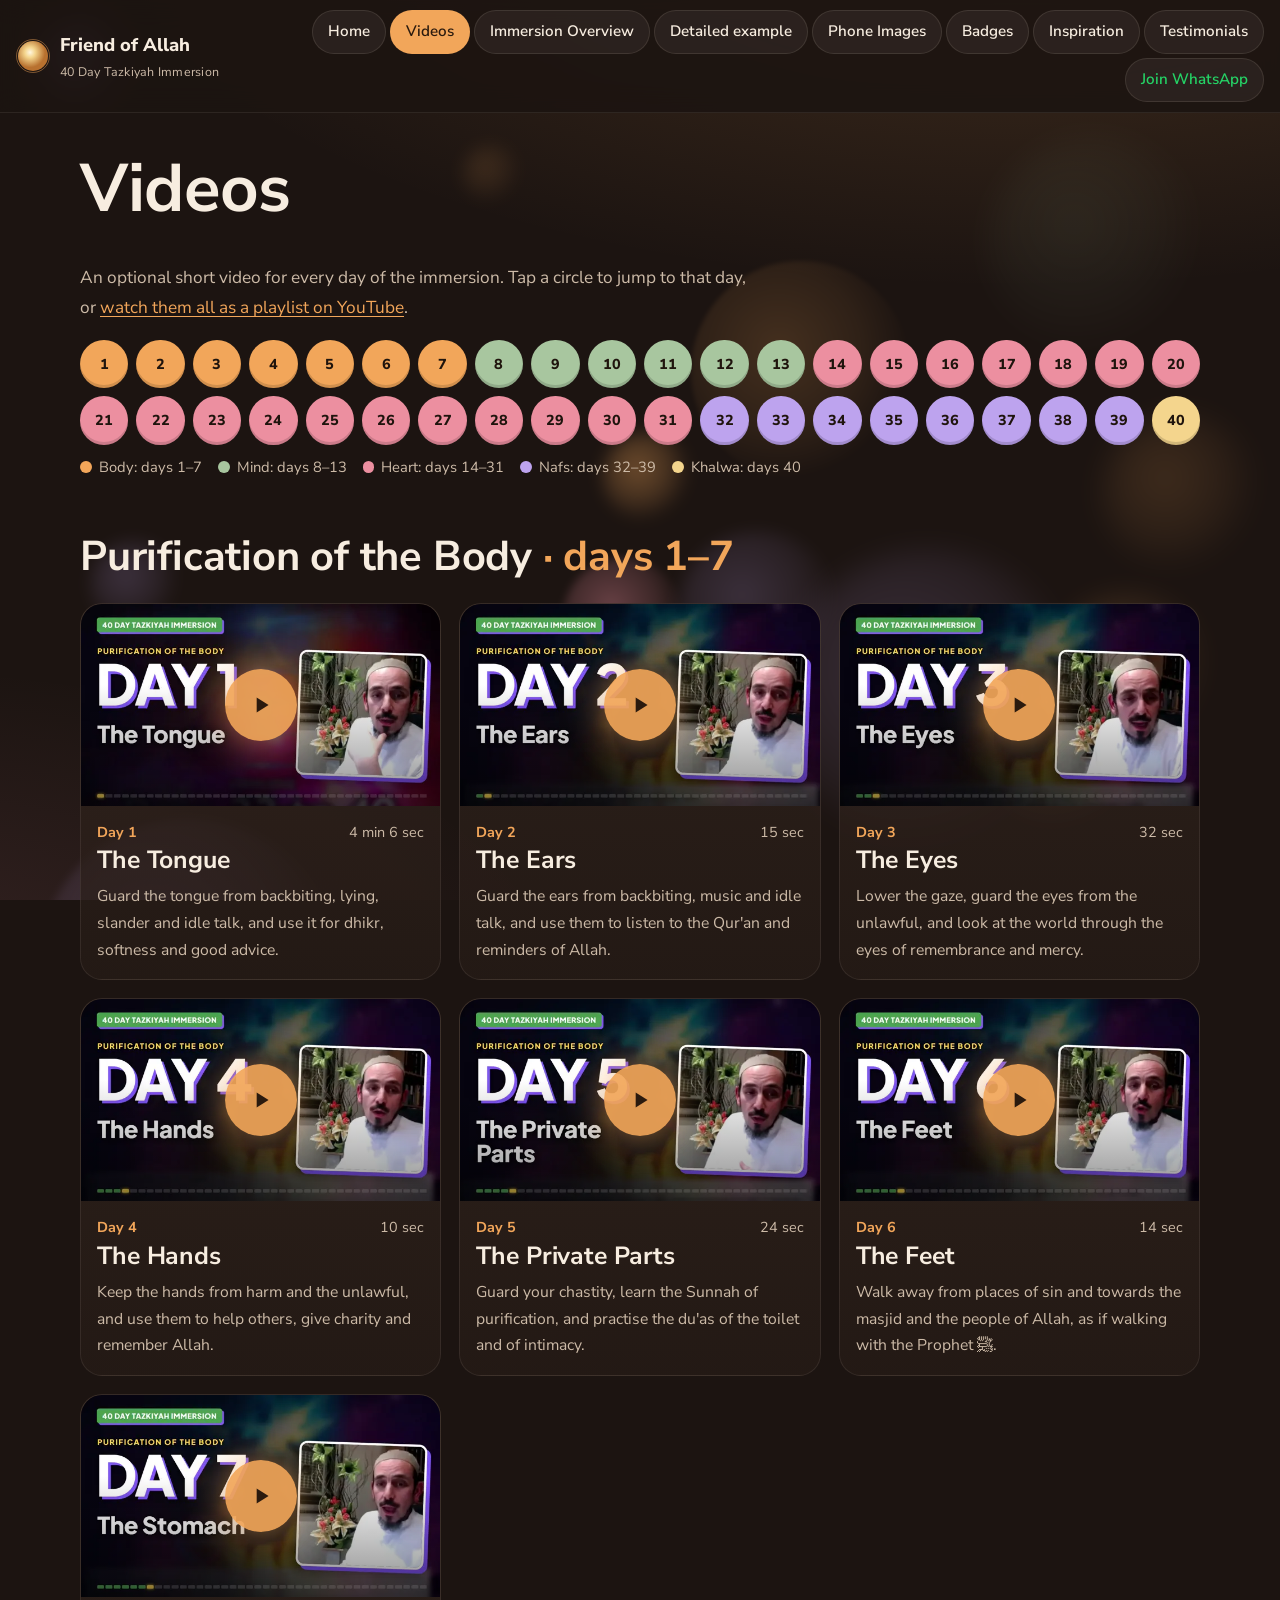
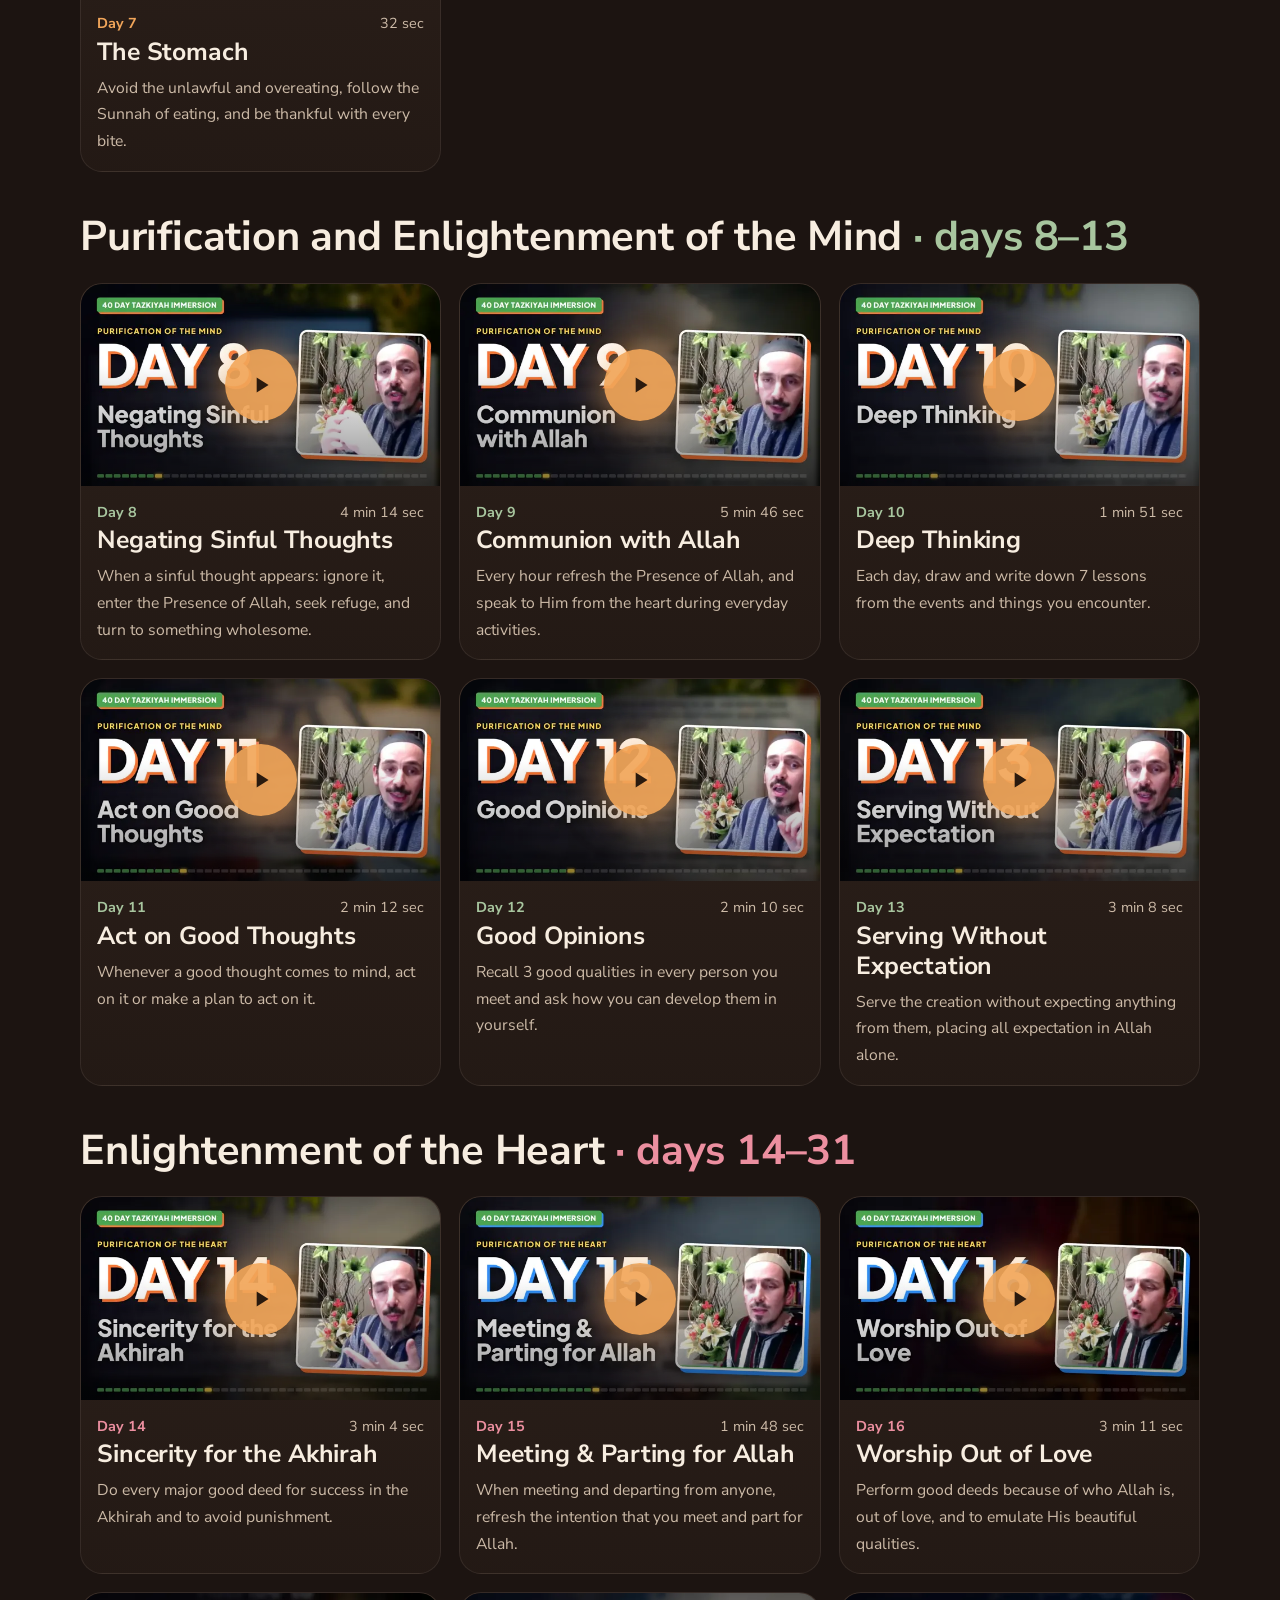
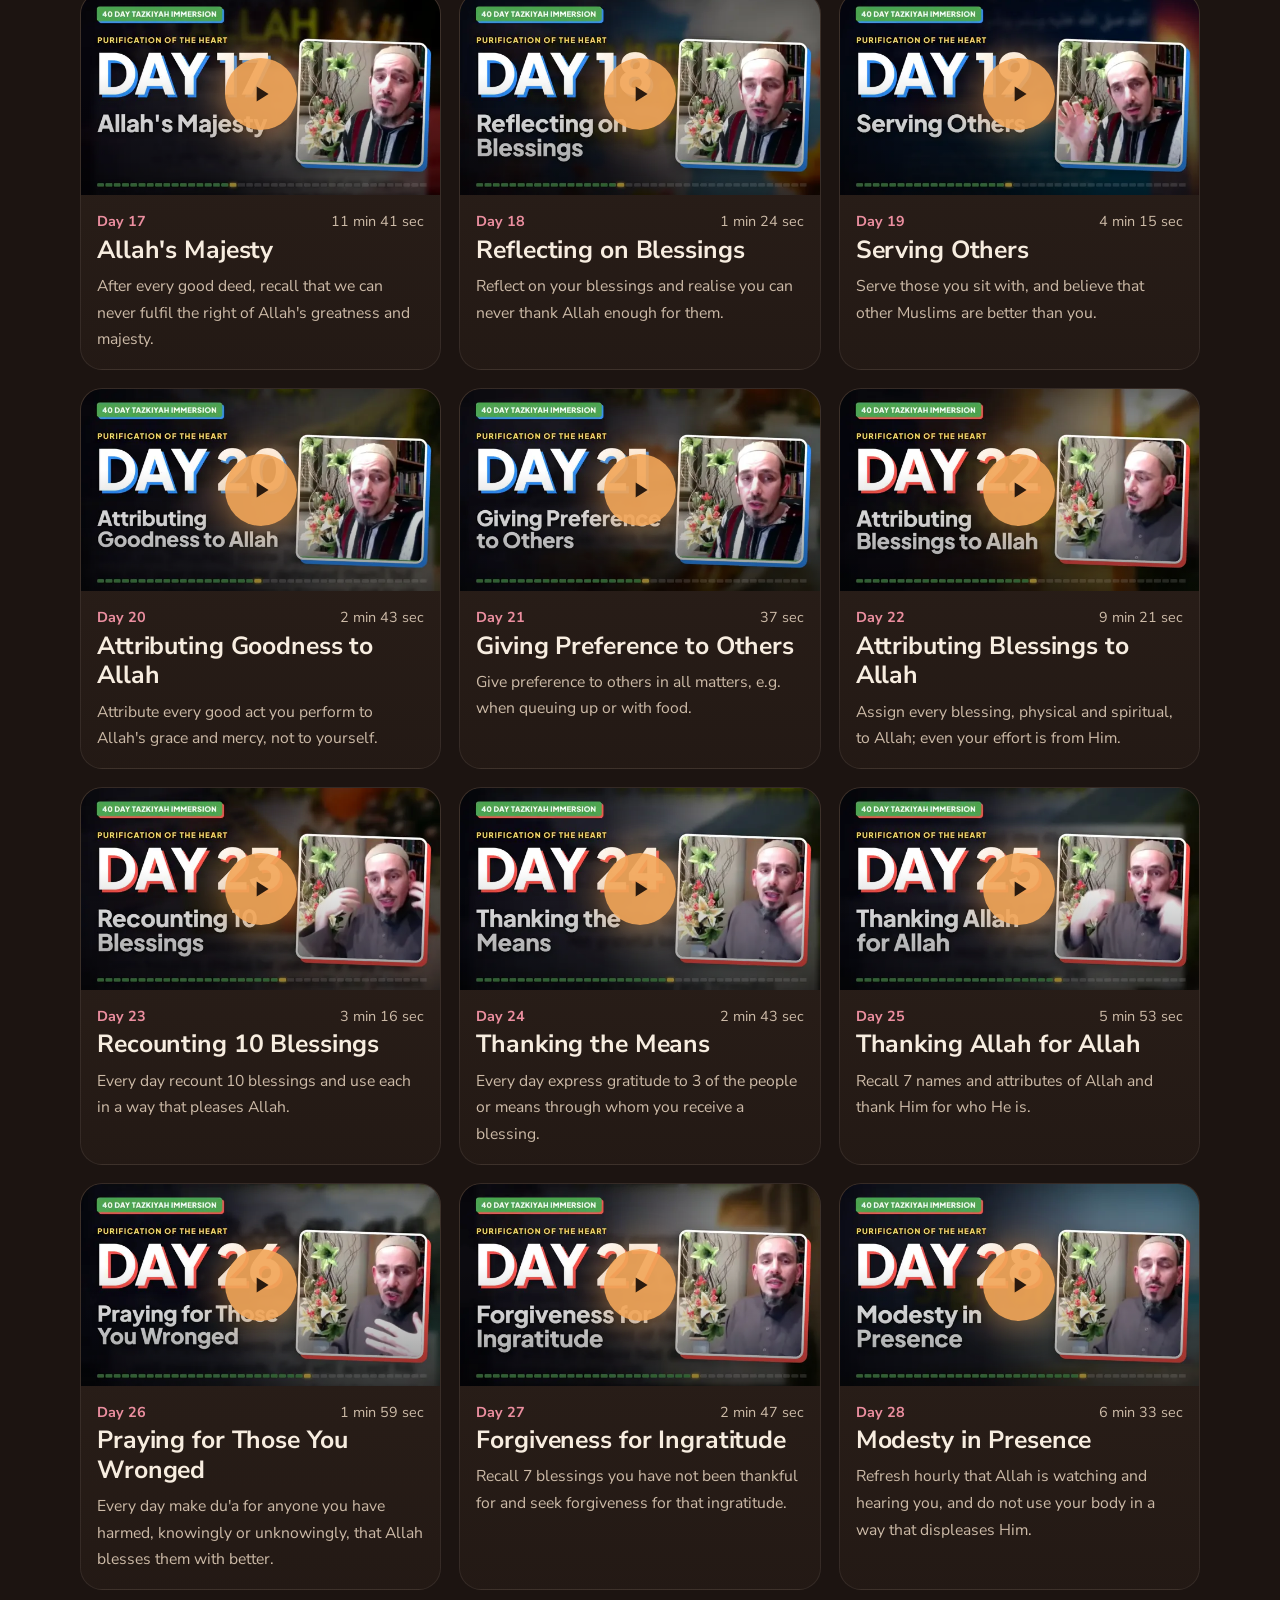
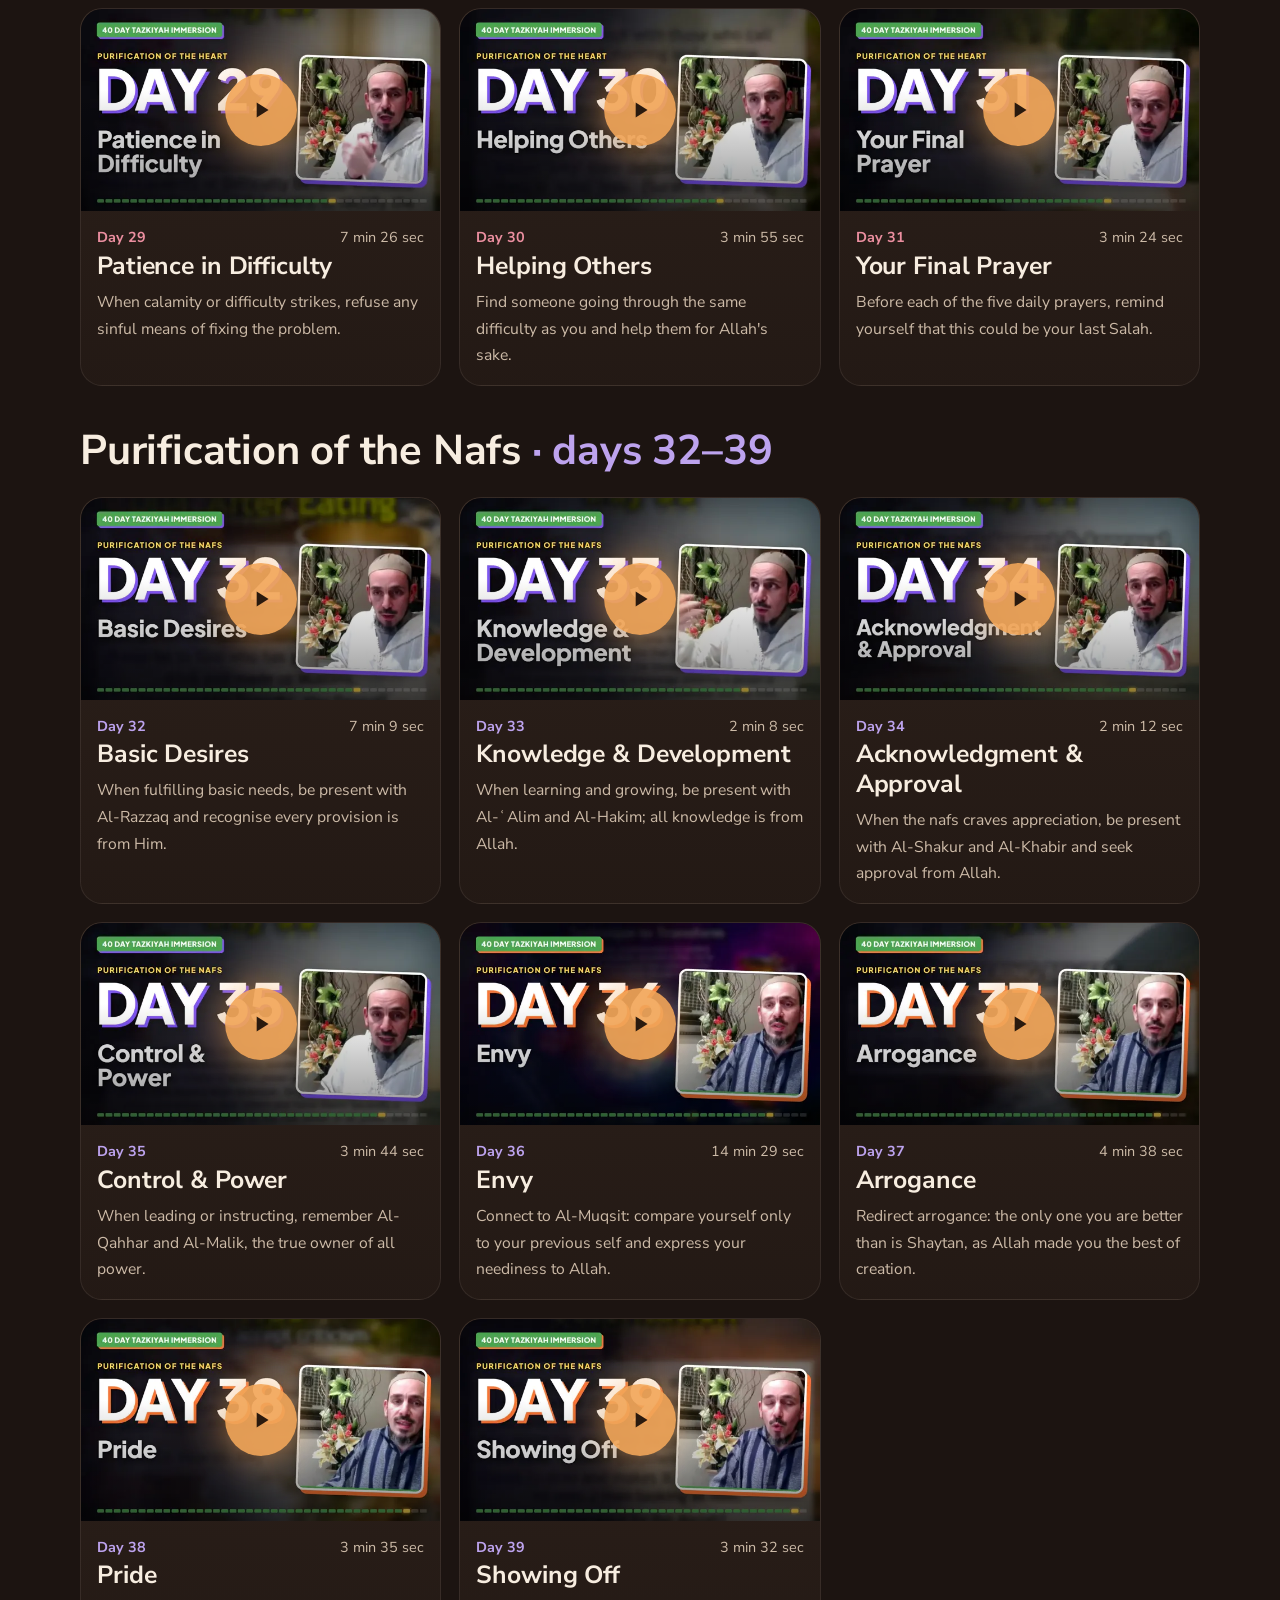
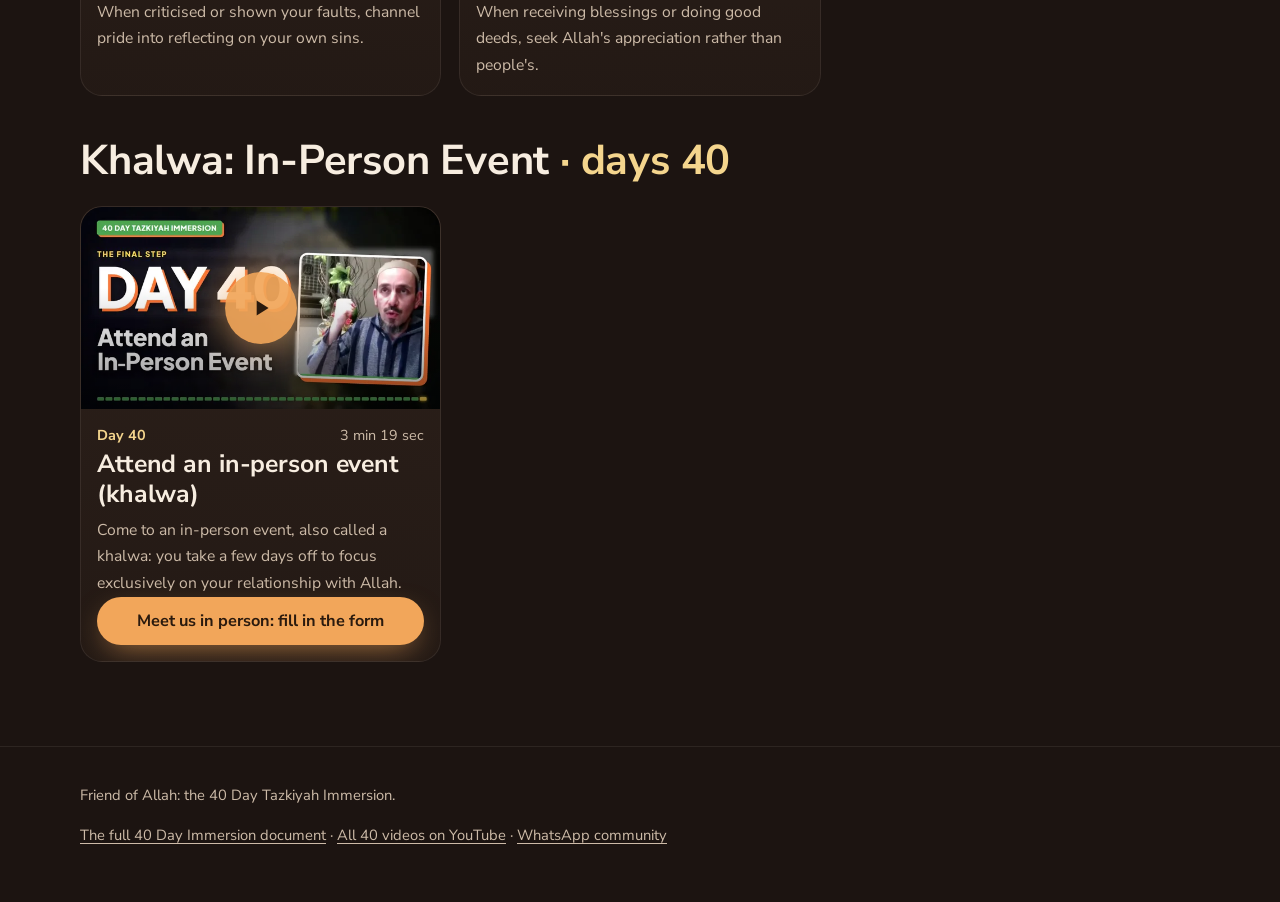
<file: videos.html>
<!doctype html>
<html lang="en">
<head>
<meta charset="utf-8">
<meta name="viewport" content="width=device-width, initial-scale=1, viewport-fit=cover">
<title>Videos · Friend of Allah</title>
<meta name="description" content="A short video for each of the 40 days of the Tazkiyah Immersion, from the tongue on day 1 to the khalwa on day 40.">
<link rel="canonical" href="https://friendofallah.com/videos">
<meta property="og:title" content="Videos · Friend of Allah">
<meta property="og:description" content="A short video for each of the 40 days of the Tazkiyah Immersion, from the tongue on day 1 to the khalwa on day 40.">
<meta property="og:type" content="website">
<meta property="og:url" content="https://friendofallah.com/videos">
<meta property="og:image" content="https://friendofallah.com/img/og.jpg">
<meta name="theme-color" content="#1c1411">
<link rel="icon" href="/img/icon.svg" type="image/svg+xml">
<link rel="preconnect" href="https://fonts.googleapis.com">
<link rel="preconnect" href="https://fonts.gstatic.com" crossorigin>
<link href="https://fonts.googleapis.com/css2?family=Amiri:wght@400;700&family=Nunito+Sans:wght@400;600;700;800&display=swap" rel="stylesheet">
<link rel="stylesheet" href="/css/site.css?v=64bfcd0d">
</head>
<body>
<a class="skip" href="#main">Skip to content</a>
<div class="bokeh" aria-hidden="true"><i style="--s:60px;--x:36%;--y:16%;--c:var(--ember);--o:0.14;--b:8px;--t:26s;--dx:8px;--dy:-17px"></i><i style="--s:220px;--x:77%;--y:15%;--c:var(--sage);--o:0.08;--b:14px;--t:34s;--dx:30px;--dy:-7px"></i><i style="--s:220px;--x:54%;--y:29%;--c:var(--ember);--o:0.19;--b:2px;--t:29s;--dx:-1px;--dy:29px"></i><i style="--s:120px;--x:44%;--y:62%;--c:var(--rose);--o:0.36;--b:4px;--t:25s;--dx:-16px;--dy:-29px"></i><i style="--s:90px;--x:7%;--y:60%;--c:var(--violet);--o:0.20;--b:8px;--t:34s;--dx:13px;--dy:5px"></i><i style="--s:90px;--x:47%;--y:48%;--c:var(--ember);--o:0.38;--b:8px;--t:36s;--dx:-8px;--dy:-7px"></i><i style="--s:160px;--x:86%;--y:46%;--c:var(--ember);--o:0.16;--b:14px;--t:38s;--dx:3px;--dy:-15px"></i><i style="--s:160px;--x:53%;--y:59%;--c:var(--violet);--o:0.19;--b:8px;--t:39s;--dx:26px;--dy:-1px"></i><i style="--s:160px;--x:82%;--y:66%;--c:var(--ember);--o:0.21;--b:14px;--t:33s;--dx:12px;--dy:-16px"></i><i style="--s:120px;--x:11%;--y:73%;--c:var(--gold);--o:0.33;--b:14px;--t:27s;--dx:-11px;--dy:21px"></i><i style="--s:300px;--x:61%;--y:61%;--c:var(--violet);--o:0.18;--b:14px;--t:27s;--dx:16px;--dy:-17px"></i><i style="--s:160px;--x:77%;--y:74%;--c:var(--ember);--o:0.25;--b:8px;--t:18s;--dx:28px;--dy:22px"></i><i style="--s:90px;--x:3%;--y:2%;--c:var(--violet);--o:0.38;--b:2px;--t:26s;--dx:7px;--dy:-16px"></i><i style="--s:300px;--x:3%;--y:91%;--c:var(--violet);--o:0.19;--b:4px;--t:26s;--dx:-15px;--dy:22px"></i></div>
<header class="site-head">
  <a class="brand" href="/"><svg width="34" height="34" viewBox="0 0 34 34" aria-hidden="true"><defs><radialGradient id="g" cx="40%" cy="38%"><stop offset="0" stop-color="#fff6e0"/><stop offset=".35" stop-color="#f4d58d"/><stop offset="1" stop-color="#b8712f"/></radialGradient></defs><circle cx="17" cy="17" r="15" fill="url(#g)"/><circle cx="17" cy="17" r="16.5" fill="none" stroke="#f2a65a" stroke-opacity=".45"/></svg><span><b>Friend of Allah</b><small>40 Day Tazkiyah Immersion</small></span></a>
  <div class="head-actions">
    <a class="videos-btn" href="/videos" aria-current="page">Videos</a>
    <button class="menu-btn" type="button" aria-expanded="false" aria-controls="site-menu" aria-label="Open menu"><span></span><span></span><span></span></button>
  </div>
  <nav class="tabs" id="site-menu" aria-label="Sections"><a href="/">Home</a><a href="/videos" aria-current="page" class="videos-tab">Videos</a><a href="/journey">Immersion Overview</a><a href="/tongue">Detailed example</a><a href="/wallpapers">Phone Images</a><a href="/badges">Badges</a><a href="/inspiration">Inspiration</a><a href="/testimonials">Testimonials</a><a href="/join" class="wa-tab">Join WhatsApp</a></nav>
</header>
<main id="main">
<section class="page-hero"><div class="wrap">
<h1>Videos</h1>
<p>An optional short video for every day of the immersion. Tap a circle to jump to that day, or <a href="https://www.youtube.com/playlist?list=PLGFzjWrMECoU">watch them all as a playlist on YouTube</a>.</p>
<ol class="lights" aria-label="The 40 days"><li class="body-c"><a href="/videos#day-1" aria-label="Day 1: The Tongue">1</a></li><li class="body-c"><a href="/videos#day-2" aria-label="Day 2: The Ears">2</a></li><li class="body-c"><a href="/videos#day-3" aria-label="Day 3: The Eyes">3</a></li><li class="body-c"><a href="/videos#day-4" aria-label="Day 4: The Hands">4</a></li><li class="body-c"><a href="/videos#day-5" aria-label="Day 5: The Private Parts">5</a></li><li class="body-c"><a href="/videos#day-6" aria-label="Day 6: The Feet">6</a></li><li class="body-c"><a href="/videos#day-7" aria-label="Day 7: The Stomach">7</a></li><li class="mind-c"><a href="/videos#day-8" aria-label="Day 8: Negating Sinful Thoughts">8</a></li><li class="mind-c"><a href="/videos#day-9" aria-label="Day 9: Communion with Allah">9</a></li><li class="mind-c"><a href="/videos#day-10" aria-label="Day 10: Deep Thinking">10</a></li><li class="mind-c"><a href="/videos#day-11" aria-label="Day 11: Act on Good Thoughts">11</a></li><li class="mind-c"><a href="/videos#day-12" aria-label="Day 12: Good Opinions">12</a></li><li class="mind-c"><a href="/videos#day-13" aria-label="Day 13: Serving Without Expectation">13</a></li><li class="heart-c"><a href="/videos#day-14" aria-label="Day 14: Sincerity for the Akhirah">14</a></li><li class="heart-c"><a href="/videos#day-15" aria-label="Day 15: Meeting &amp; Parting for Allah">15</a></li><li class="heart-c"><a href="/videos#day-16" aria-label="Day 16: Worship Out of Love">16</a></li><li class="heart-c"><a href="/videos#day-17" aria-label="Day 17: Allah&#x27;s Majesty">17</a></li><li class="heart-c"><a href="/videos#day-18" aria-label="Day 18: Reflecting on Blessings">18</a></li><li class="heart-c"><a href="/videos#day-19" aria-label="Day 19: Serving Others">19</a></li><li class="heart-c"><a href="/videos#day-20" aria-label="Day 20: Attributing Goodness to Allah">20</a></li><li class="heart-c"><a href="/videos#day-21" aria-label="Day 21: Giving Preference to Others">21</a></li><li class="heart-c"><a href="/videos#day-22" aria-label="Day 22: Attributing Blessings to Allah">22</a></li><li class="heart-c"><a href="/videos#day-23" aria-label="Day 23: Recounting 10 Blessings">23</a></li><li class="heart-c"><a href="/videos#day-24" aria-label="Day 24: Thanking the Means">24</a></li><li class="heart-c"><a href="/videos#day-25" aria-label="Day 25: Thanking Allah for Allah">25</a></li><li class="heart-c"><a href="/videos#day-26" aria-label="Day 26: Praying for Those You Wronged">26</a></li><li class="heart-c"><a href="/videos#day-27" aria-label="Day 27: Forgiveness for Ingratitude">27</a></li><li class="heart-c"><a href="/videos#day-28" aria-label="Day 28: Modesty in Presence">28</a></li><li class="heart-c"><a href="/videos#day-29" aria-label="Day 29: Patience in Difficulty">29</a></li><li class="heart-c"><a href="/videos#day-30" aria-label="Day 30: Helping Others">30</a></li><li class="heart-c"><a href="/videos#day-31" aria-label="Day 31: Your Final Prayer">31</a></li><li class="nafs-c"><a href="/videos#day-32" aria-label="Day 32: Basic Desires">32</a></li><li class="nafs-c"><a href="/videos#day-33" aria-label="Day 33: Knowledge &amp; Development">33</a></li><li class="nafs-c"><a href="/videos#day-34" aria-label="Day 34: Acknowledgment &amp; Approval">34</a></li><li class="nafs-c"><a href="/videos#day-35" aria-label="Day 35: Control &amp; Power">35</a></li><li class="nafs-c"><a href="/videos#day-36" aria-label="Day 36: Envy">36</a></li><li class="nafs-c"><a href="/videos#day-37" aria-label="Day 37: Arrogance">37</a></li><li class="nafs-c"><a href="/videos#day-38" aria-label="Day 38: Pride">38</a></li><li class="nafs-c"><a href="/videos#day-39" aria-label="Day 39: Showing Off">39</a></li><li class="khalwa-c"><a href="/videos#day-40" aria-label="Day 40: Attend an in-person event (khalwa)">40</a></li></ol><ul class="legend"><li class="body-c">Body: days 1–7</li><li class="mind-c">Mind: days 8–13</li><li class="heart-c">Heart: days 14–31</li><li class="nafs-c">Nafs: days 32–39</li><li class="khalwa-c">Khalwa: days 40</li></ul>
</div></section>
<section style="padding-top:0"><div class="wrap"><h2 class="stage-head body-c">Purification of the Body <span class="days">· days 1–7</span></h2><div class="day-list"><article class="panel day-card body-c" id="day-1"><div class="yt" data-id="Q3ugsNmZifw" data-title="Day 1: The Tongue"><img src="/img/thumbs/day-1.webp" alt="" width="640" height="360" loading="lazy"><button type="button" aria-label="Play video: Day 1: The Tongue"><span><svg width="26" height="26" viewBox="0 0 24 24" aria-hidden="true"><path d="M8 5v14l11-7z" fill="#2a1a0e"/></svg></span></button></div>
<div class="in"><div class="meta"><b>Day 1</b><span>4 min 6 sec</span></div><h3>The Tongue</h3><p>Guard the tongue from backbiting, lying, slander and idle talk, and use it for dhikr, softness and good advice.</p></div></article><article class="panel day-card body-c" id="day-2"><div class="yt" data-id="jD6pWeudwLI" data-title="Day 2: The Ears"><img src="/img/thumbs/day-2.webp" alt="" width="640" height="360" loading="lazy"><button type="button" aria-label="Play video: Day 2: The Ears"><span><svg width="26" height="26" viewBox="0 0 24 24" aria-hidden="true"><path d="M8 5v14l11-7z" fill="#2a1a0e"/></svg></span></button></div>
<div class="in"><div class="meta"><b>Day 2</b><span>15 sec</span></div><h3>The Ears</h3><p>Guard the ears from backbiting, music and idle talk, and use them to listen to the Qur&#x27;an and reminders of Allah.</p></div></article><article class="panel day-card body-c" id="day-3"><div class="yt" data-id="0aH0uuQsIgU" data-title="Day 3: The Eyes"><img src="/img/thumbs/day-3.webp" alt="" width="640" height="360" loading="lazy"><button type="button" aria-label="Play video: Day 3: The Eyes"><span><svg width="26" height="26" viewBox="0 0 24 24" aria-hidden="true"><path d="M8 5v14l11-7z" fill="#2a1a0e"/></svg></span></button></div>
<div class="in"><div class="meta"><b>Day 3</b><span>32 sec</span></div><h3>The Eyes</h3><p>Lower the gaze, guard the eyes from the unlawful, and look at the world through the eyes of remembrance and mercy.</p></div></article><article class="panel day-card body-c" id="day-4"><div class="yt" data-id="GRL_acelXYU" data-title="Day 4: The Hands"><img src="/img/thumbs/day-4.webp" alt="" width="640" height="360" loading="lazy"><button type="button" aria-label="Play video: Day 4: The Hands"><span><svg width="26" height="26" viewBox="0 0 24 24" aria-hidden="true"><path d="M8 5v14l11-7z" fill="#2a1a0e"/></svg></span></button></div>
<div class="in"><div class="meta"><b>Day 4</b><span>10 sec</span></div><h3>The Hands</h3><p>Keep the hands from harm and the unlawful, and use them to help others, give charity and remember Allah.</p></div></article><article class="panel day-card body-c" id="day-5"><div class="yt" data-id="sk0pUNV1dtk" data-title="Day 5: The Private Parts"><img src="/img/thumbs/day-5.webp" alt="" width="640" height="360" loading="lazy"><button type="button" aria-label="Play video: Day 5: The Private Parts"><span><svg width="26" height="26" viewBox="0 0 24 24" aria-hidden="true"><path d="M8 5v14l11-7z" fill="#2a1a0e"/></svg></span></button></div>
<div class="in"><div class="meta"><b>Day 5</b><span>24 sec</span></div><h3>The Private Parts</h3><p>Guard your chastity, learn the Sunnah of purification, and practise the du&#x27;as of the toilet and of intimacy.</p></div></article><article class="panel day-card body-c" id="day-6"><div class="yt" data-id="bE6uudyxvCw" data-title="Day 6: The Feet"><img src="/img/thumbs/day-6.webp" alt="" width="640" height="360" loading="lazy"><button type="button" aria-label="Play video: Day 6: The Feet"><span><svg width="26" height="26" viewBox="0 0 24 24" aria-hidden="true"><path d="M8 5v14l11-7z" fill="#2a1a0e"/></svg></span></button></div>
<div class="in"><div class="meta"><b>Day 6</b><span>14 sec</span></div><h3>The Feet</h3><p>Walk away from places of sin and towards the masjid and the people of Allah, as if walking with the Prophet ﷺ.</p></div></article><article class="panel day-card body-c" id="day-7"><div class="yt" data-id="WmMhLrgdG0o" data-title="Day 7: The Stomach"><img src="/img/thumbs/day-7.webp" alt="" width="640" height="360" loading="lazy"><button type="button" aria-label="Play video: Day 7: The Stomach"><span><svg width="26" height="26" viewBox="0 0 24 24" aria-hidden="true"><path d="M8 5v14l11-7z" fill="#2a1a0e"/></svg></span></button></div>
<div class="in"><div class="meta"><b>Day 7</b><span>32 sec</span></div><h3>The Stomach</h3><p>Avoid the unlawful and overeating, follow the Sunnah of eating, and be thankful with every bite.</p></div></article></div><h2 class="stage-head mind-c">Purification and Enlightenment of the Mind <span class="days">· days 8–13</span></h2><div class="day-list"><article class="panel day-card mind-c" id="day-8"><div class="yt" data-id="HvG7-M46dcE" data-title="Day 8: Negating Sinful Thoughts"><img src="/img/thumbs/day-8.webp" alt="" width="640" height="360" loading="lazy"><button type="button" aria-label="Play video: Day 8: Negating Sinful Thoughts"><span><svg width="26" height="26" viewBox="0 0 24 24" aria-hidden="true"><path d="M8 5v14l11-7z" fill="#2a1a0e"/></svg></span></button></div>
<div class="in"><div class="meta"><b>Day 8</b><span>4 min 14 sec</span></div><h3>Negating Sinful Thoughts</h3><p>When a sinful thought appears: ignore it, enter the Presence of Allah, seek refuge, and turn to something wholesome.</p></div></article><article class="panel day-card mind-c" id="day-9"><div class="yt" data-id="xfcqHpy2LTE" data-title="Day 9: Communion with Allah"><img src="/img/thumbs/day-9.webp" alt="" width="640" height="360" loading="lazy"><button type="button" aria-label="Play video: Day 9: Communion with Allah"><span><svg width="26" height="26" viewBox="0 0 24 24" aria-hidden="true"><path d="M8 5v14l11-7z" fill="#2a1a0e"/></svg></span></button></div>
<div class="in"><div class="meta"><b>Day 9</b><span>5 min 46 sec</span></div><h3>Communion with Allah</h3><p>Every hour refresh the Presence of Allah, and speak to Him from the heart during everyday activities.</p></div></article><article class="panel day-card mind-c" id="day-10"><div class="yt" data-id="LEm-j4ZknFU" data-title="Day 10: Deep Thinking"><img src="/img/thumbs/day-10.webp" alt="" width="640" height="360" loading="lazy"><button type="button" aria-label="Play video: Day 10: Deep Thinking"><span><svg width="26" height="26" viewBox="0 0 24 24" aria-hidden="true"><path d="M8 5v14l11-7z" fill="#2a1a0e"/></svg></span></button></div>
<div class="in"><div class="meta"><b>Day 10</b><span>1 min 51 sec</span></div><h3>Deep Thinking</h3><p>Each day, draw and write down 7 lessons from the events and things you encounter.</p></div></article><article class="panel day-card mind-c" id="day-11"><div class="yt" data-id="Q3eAFjHIj8g" data-title="Day 11: Act on Good Thoughts"><img src="/img/thumbs/day-11.webp" alt="" width="640" height="360" loading="lazy"><button type="button" aria-label="Play video: Day 11: Act on Good Thoughts"><span><svg width="26" height="26" viewBox="0 0 24 24" aria-hidden="true"><path d="M8 5v14l11-7z" fill="#2a1a0e"/></svg></span></button></div>
<div class="in"><div class="meta"><b>Day 11</b><span>2 min 12 sec</span></div><h3>Act on Good Thoughts</h3><p>Whenever a good thought comes to mind, act on it or make a plan to act on it.</p></div></article><article class="panel day-card mind-c" id="day-12"><div class="yt" data-id="MaKwaRtVCwM" data-title="Day 12: Good Opinions"><img src="/img/thumbs/day-12.webp" alt="" width="640" height="360" loading="lazy"><button type="button" aria-label="Play video: Day 12: Good Opinions"><span><svg width="26" height="26" viewBox="0 0 24 24" aria-hidden="true"><path d="M8 5v14l11-7z" fill="#2a1a0e"/></svg></span></button></div>
<div class="in"><div class="meta"><b>Day 12</b><span>2 min 10 sec</span></div><h3>Good Opinions</h3><p>Recall 3 good qualities in every person you meet and ask how you can develop them in yourself.</p></div></article><article class="panel day-card mind-c" id="day-13"><div class="yt" data-id="w47JBQkmrYw" data-title="Day 13: Serving Without Expectation"><img src="/img/thumbs/day-13.webp" alt="" width="640" height="360" loading="lazy"><button type="button" aria-label="Play video: Day 13: Serving Without Expectation"><span><svg width="26" height="26" viewBox="0 0 24 24" aria-hidden="true"><path d="M8 5v14l11-7z" fill="#2a1a0e"/></svg></span></button></div>
<div class="in"><div class="meta"><b>Day 13</b><span>3 min 8 sec</span></div><h3>Serving Without Expectation</h3><p>Serve the creation without expecting anything from them, placing all expectation in Allah alone.</p></div></article></div><h2 class="stage-head heart-c">Enlightenment of the Heart <span class="days">· days 14–31</span></h2><div class="day-list"><article class="panel day-card heart-c" id="day-14"><div class="yt" data-id="809krejHHBc" data-title="Day 14: Sincerity for the Akhirah"><img src="/img/thumbs/day-14.webp" alt="" width="640" height="360" loading="lazy"><button type="button" aria-label="Play video: Day 14: Sincerity for the Akhirah"><span><svg width="26" height="26" viewBox="0 0 24 24" aria-hidden="true"><path d="M8 5v14l11-7z" fill="#2a1a0e"/></svg></span></button></div>
<div class="in"><div class="meta"><b>Day 14</b><span>3 min 4 sec</span></div><h3>Sincerity for the Akhirah</h3><p>Do every major good deed for success in the Akhirah and to avoid punishment.</p></div></article><article class="panel day-card heart-c" id="day-15"><div class="yt" data-id="0oJ7R-a5H5g" data-title="Day 15: Meeting &amp; Parting for Allah"><img src="/img/thumbs/day-15.webp" alt="" width="640" height="360" loading="lazy"><button type="button" aria-label="Play video: Day 15: Meeting &amp; Parting for Allah"><span><svg width="26" height="26" viewBox="0 0 24 24" aria-hidden="true"><path d="M8 5v14l11-7z" fill="#2a1a0e"/></svg></span></button></div>
<div class="in"><div class="meta"><b>Day 15</b><span>1 min 48 sec</span></div><h3>Meeting &amp; Parting for Allah</h3><p>When meeting and departing from anyone, refresh the intention that you meet and part for Allah.</p></div></article><article class="panel day-card heart-c" id="day-16"><div class="yt" data-id="KRA_li4ytlw" data-title="Day 16: Worship Out of Love"><img src="/img/thumbs/day-16.webp" alt="" width="640" height="360" loading="lazy"><button type="button" aria-label="Play video: Day 16: Worship Out of Love"><span><svg width="26" height="26" viewBox="0 0 24 24" aria-hidden="true"><path d="M8 5v14l11-7z" fill="#2a1a0e"/></svg></span></button></div>
<div class="in"><div class="meta"><b>Day 16</b><span>3 min 11 sec</span></div><h3>Worship Out of Love</h3><p>Perform good deeds because of who Allah is, out of love, and to emulate His beautiful qualities.</p></div></article><article class="panel day-card heart-c" id="day-17"><div class="yt" data-id="VhjhwOVnyXI" data-title="Day 17: Allah&#x27;s Majesty"><img src="/img/thumbs/day-17.webp" alt="" width="640" height="360" loading="lazy"><button type="button" aria-label="Play video: Day 17: Allah&#x27;s Majesty"><span><svg width="26" height="26" viewBox="0 0 24 24" aria-hidden="true"><path d="M8 5v14l11-7z" fill="#2a1a0e"/></svg></span></button></div>
<div class="in"><div class="meta"><b>Day 17</b><span>11 min 41 sec</span></div><h3>Allah&#x27;s Majesty</h3><p>After every good deed, recall that we can never fulfil the right of Allah&#x27;s greatness and majesty.</p></div></article><article class="panel day-card heart-c" id="day-18"><div class="yt" data-id="P2q4RHLxnRI" data-title="Day 18: Reflecting on Blessings"><img src="/img/thumbs/day-18.webp" alt="" width="640" height="360" loading="lazy"><button type="button" aria-label="Play video: Day 18: Reflecting on Blessings"><span><svg width="26" height="26" viewBox="0 0 24 24" aria-hidden="true"><path d="M8 5v14l11-7z" fill="#2a1a0e"/></svg></span></button></div>
<div class="in"><div class="meta"><b>Day 18</b><span>1 min 24 sec</span></div><h3>Reflecting on Blessings</h3><p>Reflect on your blessings and realise you can never thank Allah enough for them.</p></div></article><article class="panel day-card heart-c" id="day-19"><div class="yt" data-id="-wmU9luRVvE" data-title="Day 19: Serving Others"><img src="/img/thumbs/day-19.webp" alt="" width="640" height="360" loading="lazy"><button type="button" aria-label="Play video: Day 19: Serving Others"><span><svg width="26" height="26" viewBox="0 0 24 24" aria-hidden="true"><path d="M8 5v14l11-7z" fill="#2a1a0e"/></svg></span></button></div>
<div class="in"><div class="meta"><b>Day 19</b><span>4 min 15 sec</span></div><h3>Serving Others</h3><p>Serve those you sit with, and believe that other Muslims are better than you.</p></div></article><article class="panel day-card heart-c" id="day-20"><div class="yt" data-id="_vFKGERXAoE" data-title="Day 20: Attributing Goodness to Allah"><img src="/img/thumbs/day-20.webp" alt="" width="640" height="360" loading="lazy"><button type="button" aria-label="Play video: Day 20: Attributing Goodness to Allah"><span><svg width="26" height="26" viewBox="0 0 24 24" aria-hidden="true"><path d="M8 5v14l11-7z" fill="#2a1a0e"/></svg></span></button></div>
<div class="in"><div class="meta"><b>Day 20</b><span>2 min 43 sec</span></div><h3>Attributing Goodness to Allah</h3><p>Attribute every good act you perform to Allah&#x27;s grace and mercy, not to yourself.</p></div></article><article class="panel day-card heart-c" id="day-21"><div class="yt" data-id="6Bod44jhuJU" data-title="Day 21: Giving Preference to Others"><img src="/img/thumbs/day-21.webp" alt="" width="640" height="360" loading="lazy"><button type="button" aria-label="Play video: Day 21: Giving Preference to Others"><span><svg width="26" height="26" viewBox="0 0 24 24" aria-hidden="true"><path d="M8 5v14l11-7z" fill="#2a1a0e"/></svg></span></button></div>
<div class="in"><div class="meta"><b>Day 21</b><span>37 sec</span></div><h3>Giving Preference to Others</h3><p>Give preference to others in all matters, e.g. when queuing up or with food.</p></div></article><article class="panel day-card heart-c" id="day-22"><div class="yt" data-id="oztlX5czUhU" data-title="Day 22: Attributing Blessings to Allah"><img src="/img/thumbs/day-22.webp" alt="" width="640" height="360" loading="lazy"><button type="button" aria-label="Play video: Day 22: Attributing Blessings to Allah"><span><svg width="26" height="26" viewBox="0 0 24 24" aria-hidden="true"><path d="M8 5v14l11-7z" fill="#2a1a0e"/></svg></span></button></div>
<div class="in"><div class="meta"><b>Day 22</b><span>9 min 21 sec</span></div><h3>Attributing Blessings to Allah</h3><p>Assign every blessing, physical and spiritual, to Allah; even your effort is from Him.</p></div></article><article class="panel day-card heart-c" id="day-23"><div class="yt" data-id="r10sUru6XaE" data-title="Day 23: Recounting 10 Blessings"><img src="/img/thumbs/day-23.webp" alt="" width="640" height="360" loading="lazy"><button type="button" aria-label="Play video: Day 23: Recounting 10 Blessings"><span><svg width="26" height="26" viewBox="0 0 24 24" aria-hidden="true"><path d="M8 5v14l11-7z" fill="#2a1a0e"/></svg></span></button></div>
<div class="in"><div class="meta"><b>Day 23</b><span>3 min 16 sec</span></div><h3>Recounting 10 Blessings</h3><p>Every day recount 10 blessings and use each in a way that pleases Allah.</p></div></article><article class="panel day-card heart-c" id="day-24"><div class="yt" data-id="mzSQaWlRM58" data-title="Day 24: Thanking the Means"><img src="/img/thumbs/day-24.webp" alt="" width="640" height="360" loading="lazy"><button type="button" aria-label="Play video: Day 24: Thanking the Means"><span><svg width="26" height="26" viewBox="0 0 24 24" aria-hidden="true"><path d="M8 5v14l11-7z" fill="#2a1a0e"/></svg></span></button></div>
<div class="in"><div class="meta"><b>Day 24</b><span>2 min 43 sec</span></div><h3>Thanking the Means</h3><p>Every day express gratitude to 3 of the people or means through whom you receive a blessing.</p></div></article><article class="panel day-card heart-c" id="day-25"><div class="yt" data-id="iBjS2rFWZF0" data-title="Day 25: Thanking Allah for Allah"><img src="/img/thumbs/day-25.webp" alt="" width="640" height="360" loading="lazy"><button type="button" aria-label="Play video: Day 25: Thanking Allah for Allah"><span><svg width="26" height="26" viewBox="0 0 24 24" aria-hidden="true"><path d="M8 5v14l11-7z" fill="#2a1a0e"/></svg></span></button></div>
<div class="in"><div class="meta"><b>Day 25</b><span>5 min 53 sec</span></div><h3>Thanking Allah for Allah</h3><p>Recall 7 names and attributes of Allah and thank Him for who He is.</p></div></article><article class="panel day-card heart-c" id="day-26"><div class="yt" data-id="red7xeCv1sY" data-title="Day 26: Praying for Those You Wronged"><img src="/img/thumbs/day-26.webp" alt="" width="640" height="360" loading="lazy"><button type="button" aria-label="Play video: Day 26: Praying for Those You Wronged"><span><svg width="26" height="26" viewBox="0 0 24 24" aria-hidden="true"><path d="M8 5v14l11-7z" fill="#2a1a0e"/></svg></span></button></div>
<div class="in"><div class="meta"><b>Day 26</b><span>1 min 59 sec</span></div><h3>Praying for Those You Wronged</h3><p>Every day make du&#x27;a for anyone you have harmed, knowingly or unknowingly, that Allah blesses them with better.</p></div></article><article class="panel day-card heart-c" id="day-27"><div class="yt" data-id="BvvIVwrk3xw" data-title="Day 27: Forgiveness for Ingratitude"><img src="/img/thumbs/day-27.webp" alt="" width="640" height="360" loading="lazy"><button type="button" aria-label="Play video: Day 27: Forgiveness for Ingratitude"><span><svg width="26" height="26" viewBox="0 0 24 24" aria-hidden="true"><path d="M8 5v14l11-7z" fill="#2a1a0e"/></svg></span></button></div>
<div class="in"><div class="meta"><b>Day 27</b><span>2 min 47 sec</span></div><h3>Forgiveness for Ingratitude</h3><p>Recall 7 blessings you have not been thankful for and seek forgiveness for that ingratitude.</p></div></article><article class="panel day-card heart-c" id="day-28"><div class="yt" data-id="kBBUSZUjAj0" data-title="Day 28: Modesty in Presence"><img src="/img/thumbs/day-28.webp" alt="" width="640" height="360" loading="lazy"><button type="button" aria-label="Play video: Day 28: Modesty in Presence"><span><svg width="26" height="26" viewBox="0 0 24 24" aria-hidden="true"><path d="M8 5v14l11-7z" fill="#2a1a0e"/></svg></span></button></div>
<div class="in"><div class="meta"><b>Day 28</b><span>6 min 33 sec</span></div><h3>Modesty in Presence</h3><p>Refresh hourly that Allah is watching and hearing you, and do not use your body in a way that displeases Him.</p></div></article><article class="panel day-card heart-c" id="day-29"><div class="yt" data-id="iVmiQ-n_fTc" data-title="Day 29: Patience in Difficulty"><img src="/img/thumbs/day-29.webp" alt="" width="640" height="360" loading="lazy"><button type="button" aria-label="Play video: Day 29: Patience in Difficulty"><span><svg width="26" height="26" viewBox="0 0 24 24" aria-hidden="true"><path d="M8 5v14l11-7z" fill="#2a1a0e"/></svg></span></button></div>
<div class="in"><div class="meta"><b>Day 29</b><span>7 min 26 sec</span></div><h3>Patience in Difficulty</h3><p>When calamity or difficulty strikes, refuse any sinful means of fixing the problem.</p></div></article><article class="panel day-card heart-c" id="day-30"><div class="yt" data-id="4BpEDXEpkmA" data-title="Day 30: Helping Others"><img src="/img/thumbs/day-30.webp" alt="" width="640" height="360" loading="lazy"><button type="button" aria-label="Play video: Day 30: Helping Others"><span><svg width="26" height="26" viewBox="0 0 24 24" aria-hidden="true"><path d="M8 5v14l11-7z" fill="#2a1a0e"/></svg></span></button></div>
<div class="in"><div class="meta"><b>Day 30</b><span>3 min 55 sec</span></div><h3>Helping Others</h3><p>Find someone going through the same difficulty as you and help them for Allah&#x27;s sake.</p></div></article><article class="panel day-card heart-c" id="day-31"><div class="yt" data-id="TlWDhrXfhw0" data-title="Day 31: Your Final Prayer"><img src="/img/thumbs/day-31.webp" alt="" width="640" height="360" loading="lazy"><button type="button" aria-label="Play video: Day 31: Your Final Prayer"><span><svg width="26" height="26" viewBox="0 0 24 24" aria-hidden="true"><path d="M8 5v14l11-7z" fill="#2a1a0e"/></svg></span></button></div>
<div class="in"><div class="meta"><b>Day 31</b><span>3 min 24 sec</span></div><h3>Your Final Prayer</h3><p>Before each of the five daily prayers, remind yourself that this could be your last Salah.</p></div></article></div><h2 class="stage-head nafs-c">Purification of the Nafs <span class="days">· days 32–39</span></h2><div class="day-list"><article class="panel day-card nafs-c" id="day-32"><div class="yt" data-id="nTG2KP8j_QA" data-title="Day 32: Basic Desires"><img src="/img/thumbs/day-32.webp" alt="" width="640" height="360" loading="lazy"><button type="button" aria-label="Play video: Day 32: Basic Desires"><span><svg width="26" height="26" viewBox="0 0 24 24" aria-hidden="true"><path d="M8 5v14l11-7z" fill="#2a1a0e"/></svg></span></button></div>
<div class="in"><div class="meta"><b>Day 32</b><span>7 min 9 sec</span></div><h3>Basic Desires</h3><p>When fulfilling basic needs, be present with Al-Razzaq and recognise every provision is from Him.</p></div></article><article class="panel day-card nafs-c" id="day-33"><div class="yt" data-id="kLU9XoDuY4Y" data-title="Day 33: Knowledge &amp; Development"><img src="/img/thumbs/day-33.webp" alt="" width="640" height="360" loading="lazy"><button type="button" aria-label="Play video: Day 33: Knowledge &amp; Development"><span><svg width="26" height="26" viewBox="0 0 24 24" aria-hidden="true"><path d="M8 5v14l11-7z" fill="#2a1a0e"/></svg></span></button></div>
<div class="in"><div class="meta"><b>Day 33</b><span>2 min 8 sec</span></div><h3>Knowledge &amp; Development</h3><p>When learning and growing, be present with Al-ʿAlim and Al-Hakim; all knowledge is from Allah.</p></div></article><article class="panel day-card nafs-c" id="day-34"><div class="yt" data-id="rA-hHezvbW0" data-title="Day 34: Acknowledgment &amp; Approval"><img src="/img/thumbs/day-34.webp" alt="" width="640" height="360" loading="lazy"><button type="button" aria-label="Play video: Day 34: Acknowledgment &amp; Approval"><span><svg width="26" height="26" viewBox="0 0 24 24" aria-hidden="true"><path d="M8 5v14l11-7z" fill="#2a1a0e"/></svg></span></button></div>
<div class="in"><div class="meta"><b>Day 34</b><span>2 min 12 sec</span></div><h3>Acknowledgment &amp; Approval</h3><p>When the nafs craves appreciation, be present with Al-Shakur and Al-Khabir and seek approval from Allah.</p></div></article><article class="panel day-card nafs-c" id="day-35"><div class="yt" data-id="LTm7XK_f57o" data-title="Day 35: Control &amp; Power"><img src="/img/thumbs/day-35.webp" alt="" width="640" height="360" loading="lazy"><button type="button" aria-label="Play video: Day 35: Control &amp; Power"><span><svg width="26" height="26" viewBox="0 0 24 24" aria-hidden="true"><path d="M8 5v14l11-7z" fill="#2a1a0e"/></svg></span></button></div>
<div class="in"><div class="meta"><b>Day 35</b><span>3 min 44 sec</span></div><h3>Control &amp; Power</h3><p>When leading or instructing, remember Al-Qahhar and Al-Malik, the true owner of all power.</p></div></article><article class="panel day-card nafs-c" id="day-36"><div class="yt" data-id="9lg2zS5s2u0" data-title="Day 36: Envy"><img src="/img/thumbs/day-36.webp" alt="" width="640" height="360" loading="lazy"><button type="button" aria-label="Play video: Day 36: Envy"><span><svg width="26" height="26" viewBox="0 0 24 24" aria-hidden="true"><path d="M8 5v14l11-7z" fill="#2a1a0e"/></svg></span></button></div>
<div class="in"><div class="meta"><b>Day 36</b><span>14 min 29 sec</span></div><h3>Envy</h3><p>Connect to Al-Muqsit: compare yourself only to your previous self and express your neediness to Allah.</p></div></article><article class="panel day-card nafs-c" id="day-37"><div class="yt" data-id="rhzyH2ZRgUU" data-title="Day 37: Arrogance"><img src="/img/thumbs/day-37.webp" alt="" width="640" height="360" loading="lazy"><button type="button" aria-label="Play video: Day 37: Arrogance"><span><svg width="26" height="26" viewBox="0 0 24 24" aria-hidden="true"><path d="M8 5v14l11-7z" fill="#2a1a0e"/></svg></span></button></div>
<div class="in"><div class="meta"><b>Day 37</b><span>4 min 38 sec</span></div><h3>Arrogance</h3><p>Redirect arrogance: the only one you are better than is Shaytan, as Allah made you the best of creation.</p></div></article><article class="panel day-card nafs-c" id="day-38"><div class="yt" data-id="QaGuKUzNV3s" data-title="Day 38: Pride"><img src="/img/thumbs/day-38.webp" alt="" width="640" height="360" loading="lazy"><button type="button" aria-label="Play video: Day 38: Pride"><span><svg width="26" height="26" viewBox="0 0 24 24" aria-hidden="true"><path d="M8 5v14l11-7z" fill="#2a1a0e"/></svg></span></button></div>
<div class="in"><div class="meta"><b>Day 38</b><span>3 min 35 sec</span></div><h3>Pride</h3><p>When criticised or shown your faults, channel pride into reflecting on your own sins.</p></div></article><article class="panel day-card nafs-c" id="day-39"><div class="yt" data-id="sZKuQlnUoI4" data-title="Day 39: Showing Off"><img src="/img/thumbs/day-39.webp" alt="" width="640" height="360" loading="lazy"><button type="button" aria-label="Play video: Day 39: Showing Off"><span><svg width="26" height="26" viewBox="0 0 24 24" aria-hidden="true"><path d="M8 5v14l11-7z" fill="#2a1a0e"/></svg></span></button></div>
<div class="in"><div class="meta"><b>Day 39</b><span>3 min 32 sec</span></div><h3>Showing Off</h3><p>When receiving blessings or doing good deeds, seek Allah&#x27;s appreciation rather than people&#x27;s.</p></div></article></div><h2 class="stage-head khalwa-c">Khalwa: In-Person Event <span class="days">· days 40</span></h2><div class="day-list"><article class="panel day-card khalwa-c" id="day-40"><div class="yt" data-id="RbJeQOV-KNs" data-title="Day 40: Attend an in-person event (khalwa)"><img src="/img/thumbs/day-40.webp" alt="" width="640" height="360" loading="lazy"><button type="button" aria-label="Play video: Day 40: Attend an in-person event (khalwa)"><span><svg width="26" height="26" viewBox="0 0 24 24" aria-hidden="true"><path d="M8 5v14l11-7z" fill="#2a1a0e"/></svg></span></button></div>
<div class="in"><div class="meta"><b>Day 40</b><span>3 min 19 sec</span></div><h3>Attend an in-person event (khalwa)</h3><p>Come to an in-person event, also called a khalwa: you take a few days off to focus exclusively on your relationship with Allah.</p><p class="meet-btn"><a class="btn" href="/journey#meet-us">Meet us in person: fill in the form</a></p></div></article></div></div></section>
</main>
<footer class="site-foot"><div class="wrap">
  <p>Friend of Allah: the 40 Day Tazkiyah Immersion.</p>
  <p><a href="/downloads/40-Day-Immersion.pdf">The full 40 Day Immersion document</a> · <a href="https://www.youtube.com/playlist?list=PLGFzjWrMECoU">All 40 videos on YouTube</a> · <a href="https://chat.whatsapp.com/KP9KJjJTYYQGTF67vCUouw">WhatsApp community</a></p>
</div></footer>
<div class="join-bar"><a class="btn wa" href="https://chat.whatsapp.com/KP9KJjJTYYQGTF67vCUouw" rel="noopener">Join the WhatsApp community</a></div>
<script src="/js/site.js?v=bbf34fd4" defer></script>
</body>
</html>
</file>
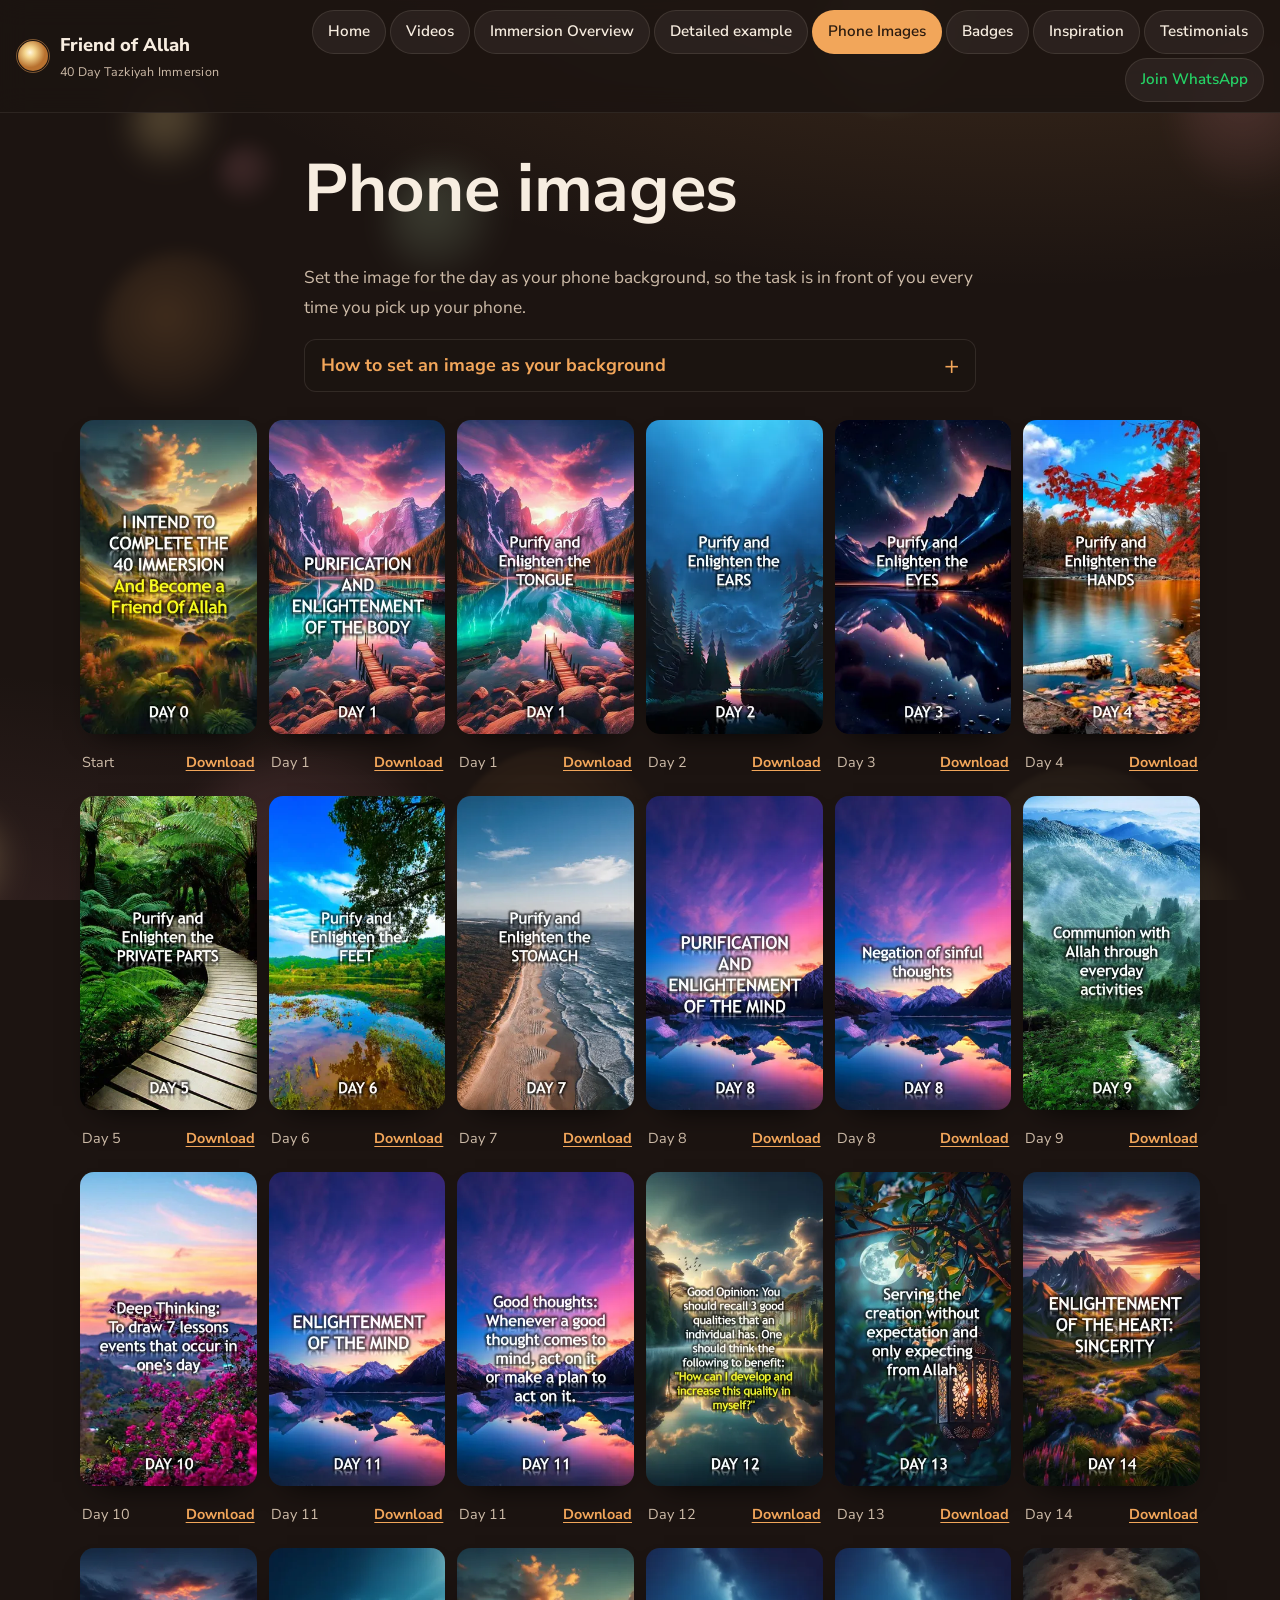
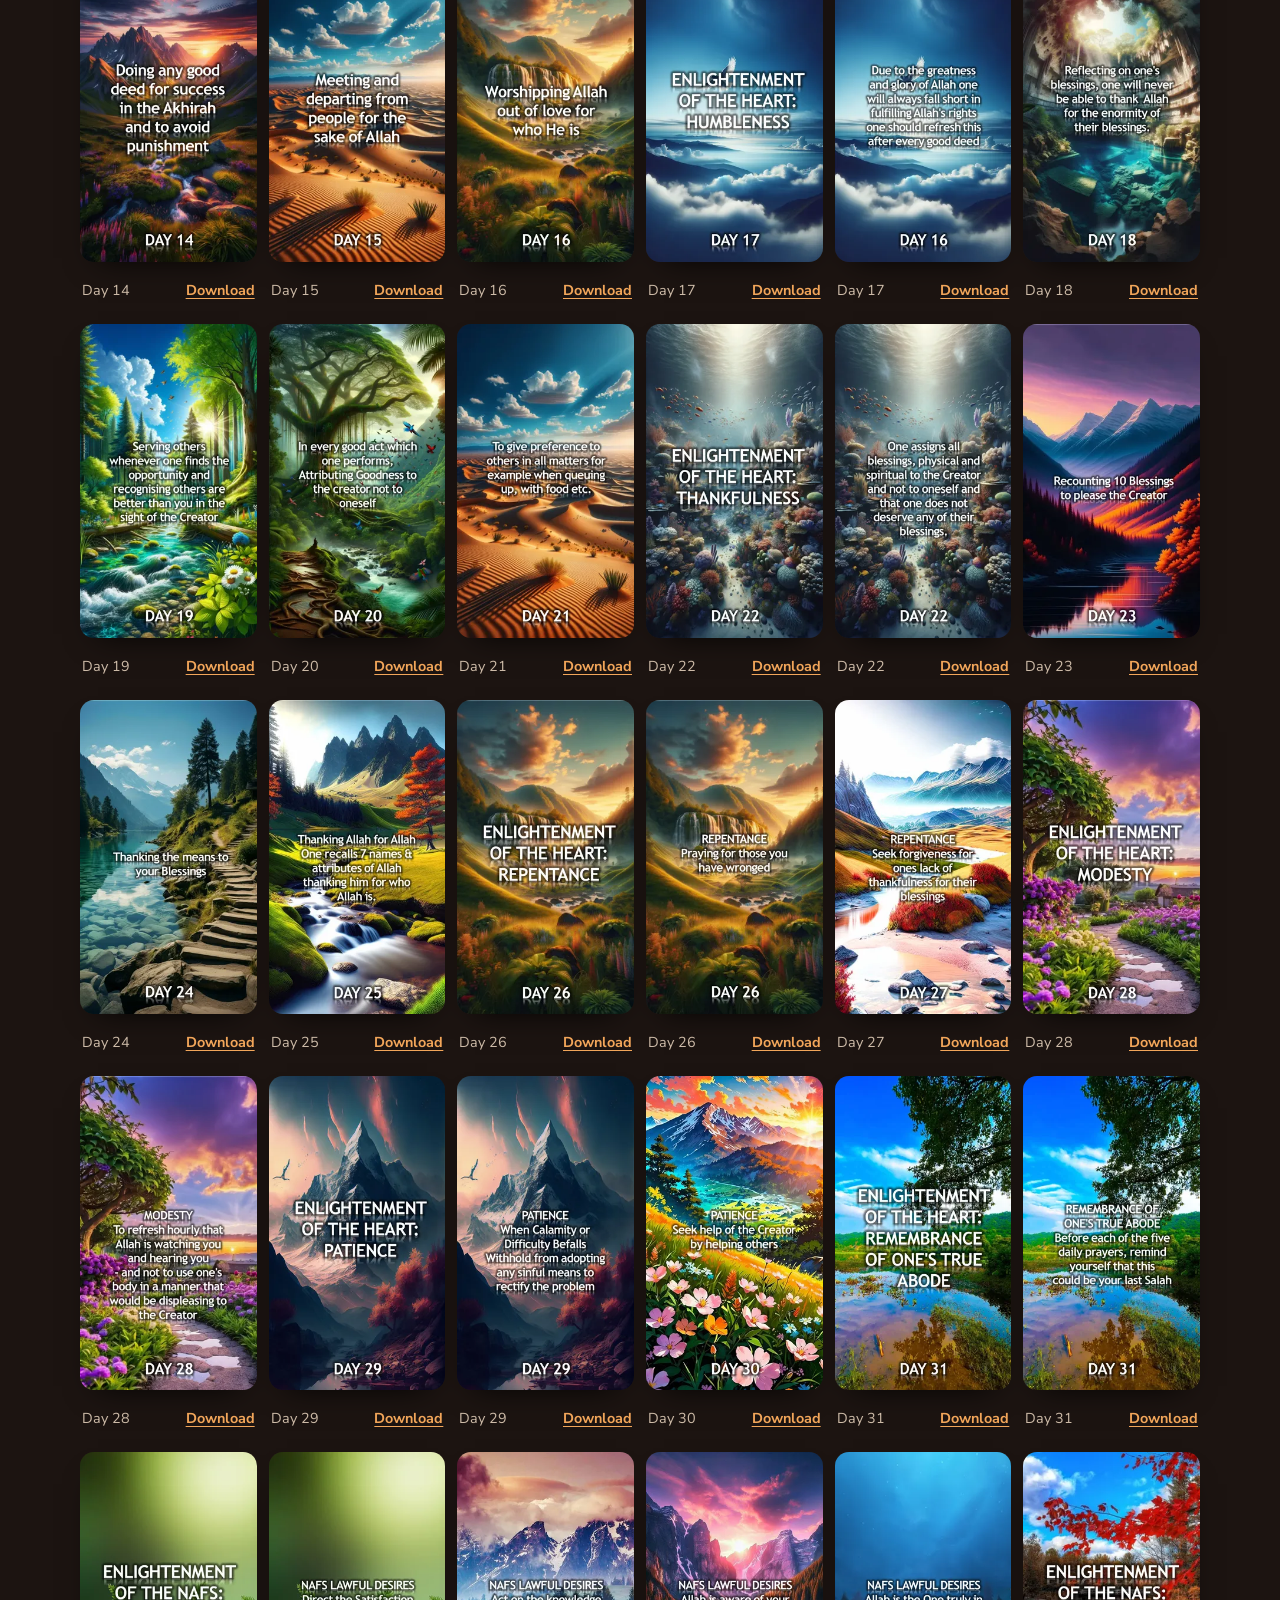
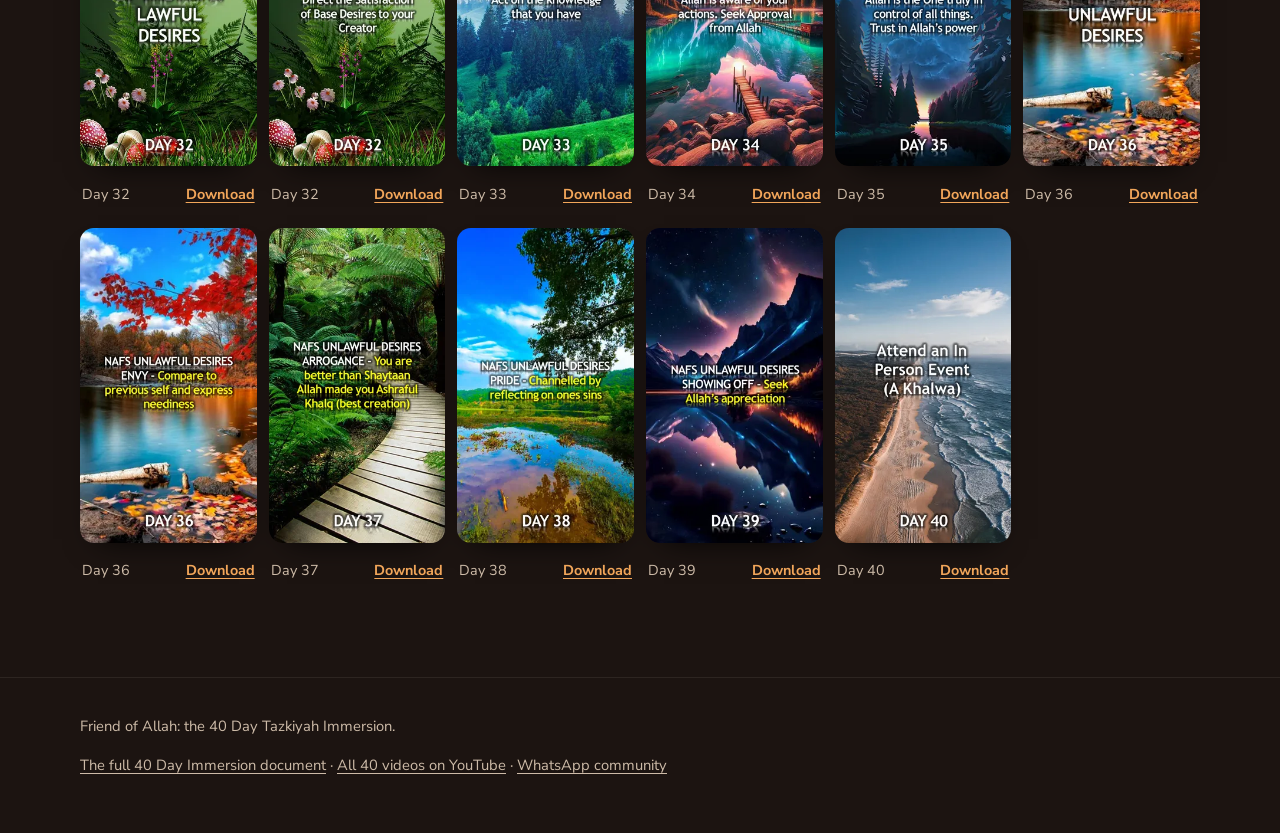
<file: wallpapers.html>
<!doctype html>
<html lang="en">
<head>
<meta charset="utf-8">
<meta name="viewport" content="width=device-width, initial-scale=1, viewport-fit=cover">
<title>Phone images · Friend of Allah</title>
<meta name="description" content="Phone background images for every day of the 40 Day Tazkiyah Immersion. Download the image for the day and set it as your wallpaper.">
<link rel="canonical" href="https://friendofallah.com/wallpapers">
<meta property="og:title" content="Phone images · Friend of Allah">
<meta property="og:description" content="Phone background images for every day of the 40 Day Tazkiyah Immersion. Download the image for the day and set it as your wallpaper.">
<meta property="og:type" content="website">
<meta property="og:url" content="https://friendofallah.com/wallpapers">
<meta property="og:image" content="https://friendofallah.com/img/og.jpg">
<meta name="theme-color" content="#1c1411">
<link rel="icon" href="/img/icon.svg" type="image/svg+xml">
<link rel="preconnect" href="https://fonts.googleapis.com">
<link rel="preconnect" href="https://fonts.gstatic.com" crossorigin>
<link href="https://fonts.googleapis.com/css2?family=Amiri:wght@400;700&family=Nunito+Sans:wght@400;600;700;800&display=swap" rel="stylesheet">
<link rel="stylesheet" href="/css/site.css?v=64bfcd0d">
</head>
<body>
<a class="skip" href="#main">Skip to content</a>
<div class="bokeh" aria-hidden="true"><i style="--s:220px;--x:35%;--y:83%;--c:var(--ember);--o:0.11;--b:2px;--t:32s;--dx:19px;--dy:30px"></i><i style="--s:90px;--x:10%;--y:9%;--c:var(--gold);--o:0.29;--b:14px;--t:25s;--dx:-6px;--dy:4px"></i><i style="--s:60px;--x:-9%;--y:88%;--c:var(--rose);--o:0.27;--b:14px;--t:26s;--dx:-19px;--dy:28px"></i><i style="--s:160px;--x:92%;--y:4%;--c:var(--rose);--o:0.16;--b:14px;--t:22s;--dx:-22px;--dy:-30px"></i><i style="--s:60px;--x:17%;--y:16%;--c:var(--rose);--o:0.17;--b:8px;--t:28s;--dx:-18px;--dy:4px"></i><i style="--s:300px;--x:13%;--y:83%;--c:var(--rose);--o:0.16;--b:14px;--t:27s;--dx:-29px;--dy:-7px"></i><i style="--s:160px;--x:8%;--y:28%;--c:var(--ember);--o:0.16;--b:8px;--t:27s;--dx:22px;--dy:8px"></i><i style="--s:220px;--x:76%;--y:85%;--c:var(--gold);--o:0.08;--b:2px;--t:27s;--dx:-8px;--dy:22px"></i><i style="--s:120px;--x:30%;--y:18%;--c:var(--sage);--o:0.24;--b:14px;--t:40s;--dx:-19px;--dy:-27px"></i><i style="--s:120px;--x:-8%;--y:90%;--c:var(--gold);--o:0.37;--b:14px;--t:18s;--dx:5px;--dy:20px"></i><i style="--s:160px;--x:64%;--y:-4%;--c:var(--sage);--o:0.22;--b:2px;--t:40s;--dx:-19px;--dy:9px"></i><i style="--s:90px;--x:21%;--y:54%;--c:var(--gold);--o:0.15;--b:8px;--t:34s;--dx:-14px;--dy:19px"></i><i style="--s:160px;--x:85%;--y:94%;--c:var(--gold);--o:0.15;--b:8px;--t:19s;--dx:-3px;--dy:30px"></i><i style="--s:60px;--x:55%;--y:73%;--c:var(--gold);--o:0.17;--b:4px;--t:28s;--dx:-13px;--dy:29px"></i></div>
<header class="site-head">
  <a class="brand" href="/"><svg width="34" height="34" viewBox="0 0 34 34" aria-hidden="true"><defs><radialGradient id="g" cx="40%" cy="38%"><stop offset="0" stop-color="#fff6e0"/><stop offset=".35" stop-color="#f4d58d"/><stop offset="1" stop-color="#b8712f"/></radialGradient></defs><circle cx="17" cy="17" r="15" fill="url(#g)"/><circle cx="17" cy="17" r="16.5" fill="none" stroke="#f2a65a" stroke-opacity=".45"/></svg><span><b>Friend of Allah</b><small>40 Day Tazkiyah Immersion</small></span></a>
  <div class="head-actions">
    <a class="videos-btn" href="/videos">Videos</a>
    <button class="menu-btn" type="button" aria-expanded="false" aria-controls="site-menu" aria-label="Open menu"><span></span><span></span><span></span></button>
  </div>
  <nav class="tabs" id="site-menu" aria-label="Sections"><a href="/">Home</a><a href="/videos" class="videos-tab">Videos</a><a href="/journey">Immersion Overview</a><a href="/tongue">Detailed example</a><a href="/wallpapers" aria-current="page">Phone Images</a><a href="/badges">Badges</a><a href="/inspiration">Inspiration</a><a href="/testimonials">Testimonials</a><a href="/join" class="wa-tab">Join WhatsApp</a></nav>
</header>
<main id="main">
<section class="page-hero"><div class="wrap narrow">
<h1>Phone images</h1>
<p>Set the image for the day as your phone background, so the task is in front of you every time you pick up your phone.</p>
<details class="more"><summary>How to set an image as your background</summary><div class="body">
<p><b>iPhone</b></p><ol><li>Tap Download under the image, then tap the image that opens and choose Save to Photos (or press and hold it and choose Save to Photos).</li><li>Open Photos, open the image and tap the share button.</li><li>Choose Use as Wallpaper, then tap Add.</li></ol>
<p><b>Android</b></p><ol><li>Tap Download under the image.</li><li>Open the image from your downloads or gallery.</li><li>Tap the menu (three dots) and choose Set as wallpaper.</li></ol>
</div></details>
</div></section>
<section style="padding-top:0"><div class="wrap"><div class="walls"><figure class="wall"><a class="img" href="/img/wallpapers/slide-00.webp"><img src="/img/wallpapers/slide-00-sm.webp" alt="Intention: I intend to complete the 40 Day Immersion" width="300" height="533" loading="lazy"></a>
<figcaption><span>Start</span><a href="/downloads/wallpapers/friend-of-allah-00.jpg" download aria-label="Download: Intention: I intend to complete the 40 Day Immersion">Download</a></figcaption></figure><figure class="wall"><a class="img" href="/img/wallpapers/slide-01.webp"><img src="/img/wallpapers/slide-01-sm.webp" alt="Purification of the Body" width="300" height="533" loading="lazy"></a>
<figcaption><span>Day 1</span><a href="/downloads/wallpapers/friend-of-allah-01.jpg" download aria-label="Download: Purification of the Body">Download</a></figcaption></figure><figure class="wall"><a class="img" href="/img/wallpapers/slide-02.webp"><img src="/img/wallpapers/slide-02-sm.webp" alt="Day 1: The Tongue" width="300" height="533" loading="lazy"></a>
<figcaption><span>Day 1</span><a href="/downloads/wallpapers/friend-of-allah-02.jpg" download aria-label="Download: Day 1: The Tongue">Download</a></figcaption></figure><figure class="wall"><a class="img" href="/img/wallpapers/slide-03.webp"><img src="/img/wallpapers/slide-03-sm.webp" alt="Day 2: The Ears" width="300" height="533" loading="lazy"></a>
<figcaption><span>Day 2</span><a href="/downloads/wallpapers/friend-of-allah-03.jpg" download aria-label="Download: Day 2: The Ears">Download</a></figcaption></figure><figure class="wall"><a class="img" href="/img/wallpapers/slide-04.webp"><img src="/img/wallpapers/slide-04-sm.webp" alt="Day 3: The Eyes" width="300" height="533" loading="lazy"></a>
<figcaption><span>Day 3</span><a href="/downloads/wallpapers/friend-of-allah-04.jpg" download aria-label="Download: Day 3: The Eyes">Download</a></figcaption></figure><figure class="wall"><a class="img" href="/img/wallpapers/slide-05.webp"><img src="/img/wallpapers/slide-05-sm.webp" alt="Day 4: The Hands" width="300" height="533" loading="lazy"></a>
<figcaption><span>Day 4</span><a href="/downloads/wallpapers/friend-of-allah-05.jpg" download aria-label="Download: Day 4: The Hands">Download</a></figcaption></figure><figure class="wall"><a class="img" href="/img/wallpapers/slide-06.webp"><img src="/img/wallpapers/slide-06-sm.webp" alt="Day 5: The Private Parts" width="300" height="533" loading="lazy"></a>
<figcaption><span>Day 5</span><a href="/downloads/wallpapers/friend-of-allah-06.jpg" download aria-label="Download: Day 5: The Private Parts">Download</a></figcaption></figure><figure class="wall"><a class="img" href="/img/wallpapers/slide-07.webp"><img src="/img/wallpapers/slide-07-sm.webp" alt="Day 6: The Feet" width="300" height="533" loading="lazy"></a>
<figcaption><span>Day 6</span><a href="/downloads/wallpapers/friend-of-allah-07.jpg" download aria-label="Download: Day 6: The Feet">Download</a></figcaption></figure><figure class="wall"><a class="img" href="/img/wallpapers/slide-08.webp"><img src="/img/wallpapers/slide-08-sm.webp" alt="Day 7: The Stomach" width="300" height="533" loading="lazy"></a>
<figcaption><span>Day 7</span><a href="/downloads/wallpapers/friend-of-allah-08.jpg" download aria-label="Download: Day 7: The Stomach">Download</a></figcaption></figure><figure class="wall"><a class="img" href="/img/wallpapers/slide-09.webp"><img src="/img/wallpapers/slide-09-sm.webp" alt="Purification of the Mind" width="300" height="533" loading="lazy"></a>
<figcaption><span>Day 8</span><a href="/downloads/wallpapers/friend-of-allah-09.jpg" download aria-label="Download: Purification of the Mind">Download</a></figcaption></figure><figure class="wall"><a class="img" href="/img/wallpapers/slide-10.webp"><img src="/img/wallpapers/slide-10-sm.webp" alt="Day 8: Negating Sinful Thoughts" width="300" height="533" loading="lazy"></a>
<figcaption><span>Day 8</span><a href="/downloads/wallpapers/friend-of-allah-10.jpg" download aria-label="Download: Day 8: Negating Sinful Thoughts">Download</a></figcaption></figure><figure class="wall"><a class="img" href="/img/wallpapers/slide-11.webp"><img src="/img/wallpapers/slide-11-sm.webp" alt="Day 9: Communion with Allah" width="300" height="533" loading="lazy"></a>
<figcaption><span>Day 9</span><a href="/downloads/wallpapers/friend-of-allah-11.jpg" download aria-label="Download: Day 9: Communion with Allah">Download</a></figcaption></figure><figure class="wall"><a class="img" href="/img/wallpapers/slide-12.webp"><img src="/img/wallpapers/slide-12-sm.webp" alt="Day 10: Deep Thinking" width="300" height="533" loading="lazy"></a>
<figcaption><span>Day 10</span><a href="/downloads/wallpapers/friend-of-allah-12.jpg" download aria-label="Download: Day 10: Deep Thinking">Download</a></figcaption></figure><figure class="wall"><a class="img" href="/img/wallpapers/slide-13.webp"><img src="/img/wallpapers/slide-13-sm.webp" alt="Enlightenment of the Mind" width="300" height="533" loading="lazy"></a>
<figcaption><span>Day 11</span><a href="/downloads/wallpapers/friend-of-allah-13.jpg" download aria-label="Download: Enlightenment of the Mind">Download</a></figcaption></figure><figure class="wall"><a class="img" href="/img/wallpapers/slide-14.webp"><img src="/img/wallpapers/slide-14-sm.webp" alt="Day 11: Act on Good Thoughts" width="300" height="533" loading="lazy"></a>
<figcaption><span>Day 11</span><a href="/downloads/wallpapers/friend-of-allah-14.jpg" download aria-label="Download: Day 11: Act on Good Thoughts">Download</a></figcaption></figure><figure class="wall"><a class="img" href="/img/wallpapers/slide-15.webp"><img src="/img/wallpapers/slide-15-sm.webp" alt="Day 12: Good Opinions" width="300" height="533" loading="lazy"></a>
<figcaption><span>Day 12</span><a href="/downloads/wallpapers/friend-of-allah-15.jpg" download aria-label="Download: Day 12: Good Opinions">Download</a></figcaption></figure><figure class="wall"><a class="img" href="/img/wallpapers/slide-16.webp"><img src="/img/wallpapers/slide-16-sm.webp" alt="Day 13: Serving Without Expectation" width="300" height="533" loading="lazy"></a>
<figcaption><span>Day 13</span><a href="/downloads/wallpapers/friend-of-allah-16.jpg" download aria-label="Download: Day 13: Serving Without Expectation">Download</a></figcaption></figure><figure class="wall"><a class="img" href="/img/wallpapers/slide-17.webp"><img src="/img/wallpapers/slide-17-sm.webp" alt="Enlightenment of the Heart: Sincerity" width="300" height="533" loading="lazy"></a>
<figcaption><span>Day 14</span><a href="/downloads/wallpapers/friend-of-allah-17.jpg" download aria-label="Download: Enlightenment of the Heart: Sincerity">Download</a></figcaption></figure><figure class="wall"><a class="img" href="/img/wallpapers/slide-18.webp"><img src="/img/wallpapers/slide-18-sm.webp" alt="Day 14: Sincerity for the Akhirah" width="300" height="533" loading="lazy"></a>
<figcaption><span>Day 14</span><a href="/downloads/wallpapers/friend-of-allah-18.jpg" download aria-label="Download: Day 14: Sincerity for the Akhirah">Download</a></figcaption></figure><figure class="wall"><a class="img" href="/img/wallpapers/slide-19.webp"><img src="/img/wallpapers/slide-19-sm.webp" alt="Day 15: Meeting &amp; Parting for Allah" width="300" height="533" loading="lazy"></a>
<figcaption><span>Day 15</span><a href="/downloads/wallpapers/friend-of-allah-19.jpg" download aria-label="Download: Day 15: Meeting &amp; Parting for Allah">Download</a></figcaption></figure><figure class="wall"><a class="img" href="/img/wallpapers/slide-20.webp"><img src="/img/wallpapers/slide-20-sm.webp" alt="Day 16: Worship Out of Love" width="300" height="533" loading="lazy"></a>
<figcaption><span>Day 16</span><a href="/downloads/wallpapers/friend-of-allah-20.jpg" download aria-label="Download: Day 16: Worship Out of Love">Download</a></figcaption></figure><figure class="wall"><a class="img" href="/img/wallpapers/slide-21.webp"><img src="/img/wallpapers/slide-21-sm.webp" alt="Enlightenment of the Heart: Humbleness" width="300" height="533" loading="lazy"></a>
<figcaption><span>Day 17</span><a href="/downloads/wallpapers/friend-of-allah-21.jpg" download aria-label="Download: Enlightenment of the Heart: Humbleness">Download</a></figcaption></figure><figure class="wall"><a class="img" href="/img/wallpapers/slide-22.webp"><img src="/img/wallpapers/slide-22-sm.webp" alt="Day 17: Allah&#x27;s Majesty" width="300" height="533" loading="lazy"></a>
<figcaption><span>Day 17</span><a href="/downloads/wallpapers/friend-of-allah-22.jpg" download aria-label="Download: Day 17: Allah&#x27;s Majesty">Download</a></figcaption></figure><figure class="wall"><a class="img" href="/img/wallpapers/slide-23.webp"><img src="/img/wallpapers/slide-23-sm.webp" alt="Day 18: Reflecting on Blessings" width="300" height="533" loading="lazy"></a>
<figcaption><span>Day 18</span><a href="/downloads/wallpapers/friend-of-allah-23.jpg" download aria-label="Download: Day 18: Reflecting on Blessings">Download</a></figcaption></figure><figure class="wall"><a class="img" href="/img/wallpapers/slide-24.webp"><img src="/img/wallpapers/slide-24-sm.webp" alt="Day 19: Serving Others" width="300" height="533" loading="lazy"></a>
<figcaption><span>Day 19</span><a href="/downloads/wallpapers/friend-of-allah-24.jpg" download aria-label="Download: Day 19: Serving Others">Download</a></figcaption></figure><figure class="wall"><a class="img" href="/img/wallpapers/slide-25.webp"><img src="/img/wallpapers/slide-25-sm.webp" alt="Day 20: Attributing Goodness to Allah" width="300" height="533" loading="lazy"></a>
<figcaption><span>Day 20</span><a href="/downloads/wallpapers/friend-of-allah-25.jpg" download aria-label="Download: Day 20: Attributing Goodness to Allah">Download</a></figcaption></figure><figure class="wall"><a class="img" href="/img/wallpapers/slide-26.webp"><img src="/img/wallpapers/slide-26-sm.webp" alt="Day 21: Giving Preference to Others" width="300" height="533" loading="lazy"></a>
<figcaption><span>Day 21</span><a href="/downloads/wallpapers/friend-of-allah-26.jpg" download aria-label="Download: Day 21: Giving Preference to Others">Download</a></figcaption></figure><figure class="wall"><a class="img" href="/img/wallpapers/slide-27.webp"><img src="/img/wallpapers/slide-27-sm.webp" alt="Enlightenment of the Heart: Thankfulness" width="300" height="533" loading="lazy"></a>
<figcaption><span>Day 22</span><a href="/downloads/wallpapers/friend-of-allah-27.jpg" download aria-label="Download: Enlightenment of the Heart: Thankfulness">Download</a></figcaption></figure><figure class="wall"><a class="img" href="/img/wallpapers/slide-28.webp"><img src="/img/wallpapers/slide-28-sm.webp" alt="Day 22: Attributing Blessings to Allah" width="300" height="533" loading="lazy"></a>
<figcaption><span>Day 22</span><a href="/downloads/wallpapers/friend-of-allah-28.jpg" download aria-label="Download: Day 22: Attributing Blessings to Allah">Download</a></figcaption></figure><figure class="wall"><a class="img" href="/img/wallpapers/slide-29.webp"><img src="/img/wallpapers/slide-29-sm.webp" alt="Day 23: Recounting 10 Blessings" width="300" height="533" loading="lazy"></a>
<figcaption><span>Day 23</span><a href="/downloads/wallpapers/friend-of-allah-29.jpg" download aria-label="Download: Day 23: Recounting 10 Blessings">Download</a></figcaption></figure><figure class="wall"><a class="img" href="/img/wallpapers/slide-30.webp"><img src="/img/wallpapers/slide-30-sm.webp" alt="Day 24: Thanking the Means" width="300" height="533" loading="lazy"></a>
<figcaption><span>Day 24</span><a href="/downloads/wallpapers/friend-of-allah-30.jpg" download aria-label="Download: Day 24: Thanking the Means">Download</a></figcaption></figure><figure class="wall"><a class="img" href="/img/wallpapers/slide-31.webp"><img src="/img/wallpapers/slide-31-sm.webp" alt="Day 25: Thanking Allah for Allah" width="300" height="533" loading="lazy"></a>
<figcaption><span>Day 25</span><a href="/downloads/wallpapers/friend-of-allah-31.jpg" download aria-label="Download: Day 25: Thanking Allah for Allah">Download</a></figcaption></figure><figure class="wall"><a class="img" href="/img/wallpapers/slide-32.webp"><img src="/img/wallpapers/slide-32-sm.webp" alt="Enlightenment of the Heart: Repentance" width="300" height="533" loading="lazy"></a>
<figcaption><span>Day 26</span><a href="/downloads/wallpapers/friend-of-allah-32.jpg" download aria-label="Download: Enlightenment of the Heart: Repentance">Download</a></figcaption></figure><figure class="wall"><a class="img" href="/img/wallpapers/slide-33.webp"><img src="/img/wallpapers/slide-33-sm.webp" alt="Day 26: Praying for Those You Wronged" width="300" height="533" loading="lazy"></a>
<figcaption><span>Day 26</span><a href="/downloads/wallpapers/friend-of-allah-33.jpg" download aria-label="Download: Day 26: Praying for Those You Wronged">Download</a></figcaption></figure><figure class="wall"><a class="img" href="/img/wallpapers/slide-34.webp"><img src="/img/wallpapers/slide-34-sm.webp" alt="Day 27: Forgiveness for Ingratitude" width="300" height="533" loading="lazy"></a>
<figcaption><span>Day 27</span><a href="/downloads/wallpapers/friend-of-allah-34.jpg" download aria-label="Download: Day 27: Forgiveness for Ingratitude">Download</a></figcaption></figure><figure class="wall"><a class="img" href="/img/wallpapers/slide-35.webp"><img src="/img/wallpapers/slide-35-sm.webp" alt="Enlightenment of the Heart: Modesty" width="300" height="533" loading="lazy"></a>
<figcaption><span>Day 28</span><a href="/downloads/wallpapers/friend-of-allah-35.jpg" download aria-label="Download: Enlightenment of the Heart: Modesty">Download</a></figcaption></figure><figure class="wall"><a class="img" href="/img/wallpapers/slide-36.webp"><img src="/img/wallpapers/slide-36-sm.webp" alt="Day 28: Modesty in Presence" width="300" height="533" loading="lazy"></a>
<figcaption><span>Day 28</span><a href="/downloads/wallpapers/friend-of-allah-36.jpg" download aria-label="Download: Day 28: Modesty in Presence">Download</a></figcaption></figure><figure class="wall"><a class="img" href="/img/wallpapers/slide-37.webp"><img src="/img/wallpapers/slide-37-sm.webp" alt="Enlightenment of the Heart: Patience" width="300" height="533" loading="lazy"></a>
<figcaption><span>Day 29</span><a href="/downloads/wallpapers/friend-of-allah-37.jpg" download aria-label="Download: Enlightenment of the Heart: Patience">Download</a></figcaption></figure><figure class="wall"><a class="img" href="/img/wallpapers/slide-38.webp"><img src="/img/wallpapers/slide-38-sm.webp" alt="Day 29: Patience in Difficulty" width="300" height="533" loading="lazy"></a>
<figcaption><span>Day 29</span><a href="/downloads/wallpapers/friend-of-allah-38.jpg" download aria-label="Download: Day 29: Patience in Difficulty">Download</a></figcaption></figure><figure class="wall"><a class="img" href="/img/wallpapers/slide-39.webp"><img src="/img/wallpapers/slide-39-sm.webp" alt="Day 30: Helping Others" width="300" height="533" loading="lazy"></a>
<figcaption><span>Day 30</span><a href="/downloads/wallpapers/friend-of-allah-39.jpg" download aria-label="Download: Day 30: Helping Others">Download</a></figcaption></figure><figure class="wall"><a class="img" href="/img/wallpapers/slide-40.webp"><img src="/img/wallpapers/slide-40-sm.webp" alt="Remembrance of One&#x27;s True Abode" width="300" height="533" loading="lazy"></a>
<figcaption><span>Day 31</span><a href="/downloads/wallpapers/friend-of-allah-40.jpg" download aria-label="Download: Remembrance of One&#x27;s True Abode">Download</a></figcaption></figure><figure class="wall"><a class="img" href="/img/wallpapers/slide-41.webp"><img src="/img/wallpapers/slide-41-sm.webp" alt="Day 31: Your Final Prayer" width="300" height="533" loading="lazy"></a>
<figcaption><span>Day 31</span><a href="/downloads/wallpapers/friend-of-allah-41.jpg" download aria-label="Download: Day 31: Your Final Prayer">Download</a></figcaption></figure><figure class="wall"><a class="img" href="/img/wallpapers/slide-42.webp"><img src="/img/wallpapers/slide-42-sm.webp" alt="Purification of the Nafs: Lawful Desires" width="300" height="533" loading="lazy"></a>
<figcaption><span>Day 32</span><a href="/downloads/wallpapers/friend-of-allah-42.jpg" download aria-label="Download: Purification of the Nafs: Lawful Desires">Download</a></figcaption></figure><figure class="wall"><a class="img" href="/img/wallpapers/slide-43.webp"><img src="/img/wallpapers/slide-43-sm.webp" alt="Day 32: Basic Desires" width="300" height="533" loading="lazy"></a>
<figcaption><span>Day 32</span><a href="/downloads/wallpapers/friend-of-allah-43.jpg" download aria-label="Download: Day 32: Basic Desires">Download</a></figcaption></figure><figure class="wall"><a class="img" href="/img/wallpapers/slide-44.webp"><img src="/img/wallpapers/slide-44-sm.webp" alt="Day 33: Knowledge &amp; Development" width="300" height="533" loading="lazy"></a>
<figcaption><span>Day 33</span><a href="/downloads/wallpapers/friend-of-allah-44.jpg" download aria-label="Download: Day 33: Knowledge &amp; Development">Download</a></figcaption></figure><figure class="wall"><a class="img" href="/img/wallpapers/slide-45.webp"><img src="/img/wallpapers/slide-45-sm.webp" alt="Day 34: Acknowledgment &amp; Approval" width="300" height="533" loading="lazy"></a>
<figcaption><span>Day 34</span><a href="/downloads/wallpapers/friend-of-allah-45.jpg" download aria-label="Download: Day 34: Acknowledgment &amp; Approval">Download</a></figcaption></figure><figure class="wall"><a class="img" href="/img/wallpapers/slide-46.webp"><img src="/img/wallpapers/slide-46-sm.webp" alt="Day 35: Control &amp; Power" width="300" height="533" loading="lazy"></a>
<figcaption><span>Day 35</span><a href="/downloads/wallpapers/friend-of-allah-46.jpg" download aria-label="Download: Day 35: Control &amp; Power">Download</a></figcaption></figure><figure class="wall"><a class="img" href="/img/wallpapers/slide-47.webp"><img src="/img/wallpapers/slide-47-sm.webp" alt="Purification of the Nafs: Unlawful Desires" width="300" height="533" loading="lazy"></a>
<figcaption><span>Day 36</span><a href="/downloads/wallpapers/friend-of-allah-47.jpg" download aria-label="Download: Purification of the Nafs: Unlawful Desires">Download</a></figcaption></figure><figure class="wall"><a class="img" href="/img/wallpapers/slide-48.webp"><img src="/img/wallpapers/slide-48-sm.webp" alt="Day 36: Envy" width="300" height="533" loading="lazy"></a>
<figcaption><span>Day 36</span><a href="/downloads/wallpapers/friend-of-allah-48.jpg" download aria-label="Download: Day 36: Envy">Download</a></figcaption></figure><figure class="wall"><a class="img" href="/img/wallpapers/slide-49.webp"><img src="/img/wallpapers/slide-49-sm.webp" alt="Day 37: Arrogance" width="300" height="533" loading="lazy"></a>
<figcaption><span>Day 37</span><a href="/downloads/wallpapers/friend-of-allah-49.jpg" download aria-label="Download: Day 37: Arrogance">Download</a></figcaption></figure><figure class="wall"><a class="img" href="/img/wallpapers/slide-50.webp"><img src="/img/wallpapers/slide-50-sm.webp" alt="Day 38: Pride" width="300" height="533" loading="lazy"></a>
<figcaption><span>Day 38</span><a href="/downloads/wallpapers/friend-of-allah-50.jpg" download aria-label="Download: Day 38: Pride">Download</a></figcaption></figure><figure class="wall"><a class="img" href="/img/wallpapers/slide-51.webp"><img src="/img/wallpapers/slide-51-sm.webp" alt="Day 39: Showing Off" width="300" height="533" loading="lazy"></a>
<figcaption><span>Day 39</span><a href="/downloads/wallpapers/friend-of-allah-51.jpg" download aria-label="Download: Day 39: Showing Off">Download</a></figcaption></figure><figure class="wall"><a class="img" href="/img/wallpapers/slide-52.webp"><img src="/img/wallpapers/slide-52-sm.webp" alt="Day 40: Attend an in-person event (khalwa)" width="300" height="533" loading="lazy"></a>
<figcaption><span>Day 40</span><a href="/downloads/wallpapers/friend-of-allah-52.jpg" download aria-label="Download: Day 40: Attend an in-person event (khalwa)">Download</a></figcaption></figure></div></div></section>
</main>
<footer class="site-foot"><div class="wrap">
  <p>Friend of Allah: the 40 Day Tazkiyah Immersion.</p>
  <p><a href="/downloads/40-Day-Immersion.pdf">The full 40 Day Immersion document</a> · <a href="https://www.youtube.com/playlist?list=PLGFzjWrMECoU">All 40 videos on YouTube</a> · <a href="https://chat.whatsapp.com/KP9KJjJTYYQGTF67vCUouw">WhatsApp community</a></p>
</div></footer>
<div class="join-bar"><a class="btn wa" href="https://chat.whatsapp.com/KP9KJjJTYYQGTF67vCUouw" rel="noopener">Join the WhatsApp community</a></div>
<script src="/js/site.js?v=bbf34fd4" defer></script>
</body>
</html>
</file>
<file: css/site.css>
/* Friend of Allah — 40 Day Tazkiyah Immersion
   Mobile-first. Base styles are the phone layout; min-width queries enhance upward. */

:root {
  --dusk: #1c1411;        /* night bark: page background */
  --dusk-2: #271c17;      /* raised surfaces */
  --dusk-3: #34261f;      /* borders, dividers */
  --parchment: #f7ede0;   /* main text */
  --mist: #cdbba8;        /* secondary text (5.9:1 on dusk) */
  --ember: #f2a65a;       /* Body / primary glow */
  --sage: #a8c69f;        /* Mind */
  --rose: #ec8fa0;        /* Heart */
  --violet: #bda3ee;      /* Nafs */
  --gold: #f4d58d;        /* Khalwa */
  --wa: #25d366;          /* WhatsApp */
  --radius-lg: 22px;
  --radius-sm: 12px;
  --gutter: max(16px, env(safe-area-inset-left));
  --font-display: "Nunito Sans", "Segoe UI", system-ui, sans-serif;
  --font-body: "Nunito Sans", "Segoe UI", system-ui, sans-serif;
  --font-arabic: "Amiri", "Traditional Arabic", serif;
  color-scheme: dark;
}

*, *::before, *::after { box-sizing: border-box; }
html { -webkit-text-size-adjust: 100%; scroll-behavior: smooth; }
body {
  margin: 0;
  background: var(--dusk);
  color: var(--parchment);
  font: 400 1.125rem/1.7 var(--font-body);
  min-height: 100dvh;
  overflow-x: hidden;
}
img { max-width: 100%; height: auto; display: block; }
a { color: var(--ember); text-underline-offset: 3px; }
a:hover { color: var(--gold); }
:focus-visible { outline: 3px solid var(--gold); outline-offset: 3px; border-radius: 6px; }
.skip { position: absolute; left: -999px; top: 8px; background: var(--gold); color: var(--dusk); padding: 10px 14px; border-radius: 8px; z-index: 100; }
.skip:focus { left: 8px; }

/* ---------- Bokeh field: soft orbs of light behind every page ---------- */
.bokeh {
  position: fixed; inset: 0; z-index: -1; pointer-events: none; overflow: hidden;
  background:
    radial-gradient(120% 70% at 80% -10%, rgba(242,166,90,.18), transparent 60%),
    radial-gradient(90% 60% at -10% 110%, rgba(236,143,160,.12), transparent 60%),
    var(--dusk);
}
.bokeh i {
  position: absolute; border-radius: 50%;
  background: radial-gradient(circle at 40% 40%, var(--c) 0%, color-mix(in srgb, var(--c) 45%, transparent) 45%, transparent 70%);
  filter: blur(var(--b, 6px)); opacity: var(--o, .35);
  width: var(--s); height: var(--s); left: var(--x); top: var(--y);
}
@media (prefers-reduced-motion: no-preference) {
  .bokeh i { animation: drift var(--t, 26s) ease-in-out infinite alternate; }
}
@keyframes drift { to { transform: translate3d(var(--dx, 12px), var(--dy, -18px), 0); } }

/* ---------- Header + menu ---------- */
/* Phone: logo, a separate Videos button and a three-line menu button; the menu drops down as a list.
   64rem+: the menu becomes a row of tabs and the two buttons are hidden. */
.site-head {
  position: sticky; top: 0; z-index: 20;
  display: flex; flex-wrap: wrap; align-items: center; justify-content: space-between;
  background: rgba(28,20,17,.9);
  backdrop-filter: blur(14px) saturate(1.2); -webkit-backdrop-filter: blur(14px) saturate(1.2);
  border-bottom: 1px solid rgba(247,237,224,.08);
  padding-top: env(safe-area-inset-top);
}
.brand {
  display: flex; align-items: center; gap: 10px; flex: 1 1 0; min-width: 0;
  padding: 10px 8px 10px var(--gutter); text-decoration: none; color: var(--parchment);
}
.brand svg { flex: none; }
.brand > span { min-width: 0; }
.brand b { font: 800 1.15rem/1.1 var(--font-display); }
.brand small { display: block; font-size: .78rem; color: var(--mist); letter-spacing: .02em; white-space: nowrap; overflow: hidden; text-overflow: ellipsis; }
.head-actions { flex: none; display: flex; align-items: center; gap: 8px; padding-right: var(--gutter); }
.videos-btn {
  min-height: 44px; display: inline-flex; align-items: center; padding: 0 16px; border-radius: 999px;
  background: var(--ember); color: #2a1a0e; font-weight: 800; font-size: .95rem; text-decoration: none;
}
.videos-btn[aria-current="page"] { box-shadow: 0 0 0 2px var(--parchment); }
.menu-btn {
  width: 48px; height: 44px; display: inline-flex; flex-direction: column; align-items: center; justify-content: center; gap: 5px;
  border-radius: 12px; border: 1px solid rgba(247,237,224,.18); background: rgba(247,237,224,.06); color: var(--parchment); cursor: pointer;
}
.menu-btn span { display: block; width: 22px; height: 2.5px; border-radius: 2px; background: currentColor; transition: transform .2s, opacity .2s; }
.menu-btn[aria-expanded="true"] span:nth-child(1) { transform: translateY(7.5px) rotate(45deg); }
.menu-btn[aria-expanded="true"] span:nth-child(2) { opacity: 0; }
.menu-btn[aria-expanded="true"] span:nth-child(3) { transform: translateY(-7.5px) rotate(-45deg); }
.tabs { display: none; flex-basis: 100%; flex-direction: column; gap: 6px; padding: 4px var(--gutter) 14px; }
.site-head.open .tabs { display: flex; }
.tabs .videos-tab { display: none; }
.tabs a {
  min-height: 48px; display: flex; align-items: center;
  padding: 0 18px; border-radius: 14px;
  color: var(--parchment); text-decoration: none; font-weight: 700; font-size: 1.05rem;
  background: rgba(247,237,224,.06); border: 1px solid rgba(247,237,224,.1);
}
.tabs a[aria-current="page"] { background: var(--ember); color: #2a1a0e; border-color: transparent; }
.tabs a.wa-tab { color: var(--wa); }
.tabs a.wa-tab[aria-current="page"] { background: var(--wa); color: #06270f; }
@media (prefers-reduced-motion: reduce) { .menu-btn span { transition: none; } }

/* ---------- Layout ---------- */
main { display: block; }
.wrap { width: 100%; max-width: 72rem; margin: 0 auto; padding: 0 var(--gutter); }
.narrow { max-width: 44rem; }
section { padding: 44px 0; }
h1, h2, h3 { font-family: var(--font-display); font-weight: 700; line-height: 1.2; margin: 0 0 .5em; letter-spacing: -.005em; }
h1 { font-size: clamp(2.3rem, 1.6rem + 3.6vw, 4.2rem); }
h2 { font-size: clamp(1.75rem, 1.35rem + 2vw, 2.6rem); }
h3 { font-size: clamp(1.25rem, 1.1rem + .7vw, 1.55rem); }
p { margin: 0 0 1em; max-width: 68ch; }
.lead { font-size: 1.15rem; color: var(--parchment); }
.muted { color: var(--mist); }
.arabic { font-family: var(--font-arabic); direction: rtl; font-size: 1.6rem; line-height: 2; color: var(--gold); margin: 0 0 .4em; }
.ref { color: var(--mist); font-size: .92rem; }

/* ---------- Hero ---------- */
/* Title in the sky at the top (dark scrim behind it for legibility); the prayer mat stays visible;
   the bottom fades into the page colour so the photo melts into the rest of the site. */
.hero { position: relative; isolation: isolate; padding: 0; display: flex; flex-direction: column; align-items: stretch; }
.hero-img { position: absolute; inset: 0; z-index: -2; display: block; }
.hero-img img { width: 100%; height: 100%; object-fit: cover; object-position: 50% 78%; }
.hero::after {
  content: ""; position: absolute; inset: 0; z-index: -1;
  background:
    linear-gradient(180deg, rgba(20,14,12,.66) 0%, rgba(20,14,12,.38) 24%, rgba(20,14,12,0) 44%),
    linear-gradient(0deg, var(--dusk) 0%, rgba(28,20,17,.6) 14%, rgba(28,20,17,0) 34%);
}
.hero .wrap { width: 100%; padding-top: 34px; padding-bottom: 14px; }
.hero h1 { font-size: clamp(2.1rem, 1.5rem + 2.6vw, 3.4rem); font-weight: 800; color: #fffaf2; margin-bottom: .25em; text-shadow: 0 2px 4px rgba(0,0,0,.55), 0 4px 28px rgba(0,0,0,.6); }
.hero p { font-size: 1.1rem; font-weight: 600; color: #fffaf2; max-width: 34ch; margin-bottom: 0; text-shadow: 0 1px 3px rgba(0,0,0,.7), 0 2px 16px rgba(0,0,0,.6); }
/* the introduction video sits over the prayer mat at the bottom of the photo */
.hero-video { width: 100%; }
.hero .hero-video { padding-top: 4px; padding-bottom: 18px; }
.hero-video .yt { max-width: 600px; margin: 0 auto; box-shadow: 0 18px 50px -12px rgba(0,0,0,.75), 0 0 0 1px rgba(255,250,242,.18); }
.hero-cta { position: relative; z-index: 2; padding-top: 18px; }
.hero-cta .btns { margin-top: 0; align-items: center; justify-content: center; }
.hero-cta .btn { width: min(100%, 420px); }

.page-hero { padding: 36px 0 12px; }
.page-hero p { color: var(--mist); font-size: 1.08rem; }

/* ---------- Buttons ---------- */
.btns { display: flex; flex-direction: column; gap: 10px; margin-top: 22px; }
.btn {
  display: inline-flex; align-items: center; justify-content: center; gap: 10px;
  min-height: 52px; padding: 0 22px; border-radius: 999px;
  font: 700 1.02rem/1 var(--font-body); text-decoration: none; cursor: pointer; border: 0;
  background: var(--ember); color: #2a1a0e;
  box-shadow: 0 0 0 0 rgba(242,166,90,.0), 0 10px 30px -10px rgba(242,166,90,.7);
}
.btn:hover { background: var(--gold); color: #2a1a0e; }
.btn.ghost { background: rgba(247,237,224,.08); color: var(--parchment); border: 1px solid rgba(247,237,224,.22); box-shadow: none; }
.btn.ghost:hover { background: rgba(247,237,224,.14); color: var(--parchment); }
.btn.wa { background: var(--wa); color: #06270f; box-shadow: 0 10px 30px -10px rgba(37,211,102,.7); }
.btn.wa:hover { background: #4be083; color: #06270f; }
.btn.white { background: #fff; color: #1c1411; border: 2px solid #fff; font-weight: 800; box-shadow: 0 10px 28px -12px rgba(255,255,255,.55); }
.btn.white:hover { background: var(--gold); border-color: var(--gold); color: #1c1411; }
.btn.kids { background: #9b6bff; color: #fff; font-weight: 800; box-shadow: 0 10px 28px -12px rgba(155,107,255,.8); }
.btn.kids:hover { background: #b390ff; color: #fff; }

/* ---------- The 40 lights ---------- */
.lights { display: grid; grid-template-columns: repeat(8, 1fr); gap: 8px; margin: 18px 0 10px; list-style: none; padding: 0; }
.lights li a, .lights li span {
  aspect-ratio: 1; display: grid; place-items: center; border-radius: 50%;
  font: 800 .9rem/1 var(--font-body); color: #1f140d; text-decoration: none;
  background: var(--c);
  box-shadow: inset 0 -3px 0 rgba(0,0,0,.14);
  min-width: 34px;
}
.lights li a:hover { transform: scale(1.08); }
.legend { display: flex; flex-wrap: wrap; gap: 8px 16px; list-style: none; padding: 0; margin: 6px 0 0; font-size: .92rem; color: var(--mist); }
.legend li::before { content: ""; display: inline-block; width: .8em; height: .8em; border-radius: 50%; background: var(--c); margin-right: 7px; vertical-align: -.05em; }

.body-c { --c: var(--ember); } .mind-c { --c: var(--sage); } .heart-c { --c: var(--rose); } .nafs-c { --c: var(--violet); } .khalwa-c { --c: var(--gold); }

/* ---------- Cards / panels ---------- */
.panel {
  background: linear-gradient(180deg, rgba(52,38,31,.72), rgba(39,28,23,.72));
  border: 1px solid rgba(247,237,224,.08);
  border-radius: var(--radius-lg); padding: 20px;
}
.stages { display: grid; gap: 14px; margin-top: 20px; }
.stage { border-left: 4px solid var(--c); }
.stage h3 { margin-bottom: .2em; }
.stage .days { color: var(--c); font-weight: 700; font-size: .95rem; margin: 0 0 .5em; }

.steps { counter-reset: s; list-style: none; padding: 0; margin: 18px 0 0; display: grid; gap: 12px; }
.steps li { counter-increment: s; display: grid; grid-template-columns: 44px 1fr; gap: 12px; align-items: start; }
.steps li::before {
  content: counter(s); width: 44px; height: 44px; border-radius: 50%; display: grid; place-items: center;
  font: 800 1.15rem/1 var(--font-display); color: #1f140d; background: var(--ember);
}
.steps li.bonus::before { content: "+"; background: var(--gold); }
.steps b { display: block; font-size: 1.05rem; }
.steps span { color: var(--mist); font-size: .98rem; }

/* sample tasks */
.samples { display: grid; gap: 16px; margin-top: 20px; }
.sample { overflow: hidden; padding: 0; }
.sample img { aspect-ratio: 16/9; object-fit: cover; width: 100%; }
.sample .in { padding: 16px 18px 18px; }
.sample .tag { display: inline-block; font-weight: 700; font-size: .85rem; color: var(--c); margin-bottom: 4px; }
.sample h3 { margin-bottom: .35em; }
.sample p { color: var(--mist); margin-bottom: .6em; }

/* ---------- Video embeds (click to load) ---------- */
.yt { position: relative; aspect-ratio: 16/9; border-radius: var(--radius-lg); overflow: hidden; background: #000; }
.yt img { width: 100%; height: 100%; object-fit: cover; }
.yt button {
  position: absolute; inset: 0; border: 0; cursor: pointer; background: linear-gradient(180deg, transparent 40%, rgba(0,0,0,.45));
  display: grid; place-items: center; color: #fff;
}
.yt button span {
  width: 72px; height: 72px; border-radius: 50%; display: grid; place-items: center;
  background: rgba(242,166,90,.92); box-shadow: 0 0 40px rgba(242,166,90,.7);
}
.yt iframe { position: absolute; inset: 0; width: 100%; height: 100%; border: 0; }

.day-list { display: grid; gap: 18px; margin-top: 14px; }
.day-list.stack { grid-template-columns: 1fr; gap: 26px; }   /* one video per row (hidden Sessions page) */
.day-card { padding: 0; overflow: hidden; scroll-margin-top: 130px; }
.day-card .yt { border-radius: 0; }
.day-card .in { padding: 14px 16px 16px; }
.day-card .meta { display: flex; justify-content: space-between; gap: 10px; font-size: .9rem; color: var(--mist); margin-bottom: 2px; }
.day-card .meta b { color: var(--c); }
.day-card h3 { margin: 0 0 .3em; }
.day-card p { color: var(--mist); font-size: .98rem; margin: 0; }
.stage-head { margin-top: 34px; padding-top: 6px; }
.stage-head .days { color: var(--c); font-weight: 700; }

/* ---------- Details / accordions ---------- */
details.more { margin-top: 12px; border-radius: var(--radius-sm); background: rgba(28,20,17,.55); border: 1px solid rgba(247,237,224,.1); }
details.more summary {
  list-style: none; cursor: pointer; min-height: 48px; display: flex; align-items: center; justify-content: space-between; gap: 10px;
  padding: 10px 16px; font-weight: 700; color: var(--c, var(--ember));
}
details.more summary::-webkit-details-marker { display: none; }
details.more summary::after { content: "+"; font: 400 1.6rem/1 var(--font-display); transition: transform .2s; }
details.more[open] summary::after { transform: rotate(45deg); }
details.more .body { padding: 0 16px 16px; }
details.more .body p, details.more .body li { color: var(--mist); font-size: .98rem; }
.levels { list-style: none; padding: 0; margin: 0; display: grid; gap: 12px; }
.levels li { padding: 12px 14px; border-radius: 10px; background: rgba(247,237,224,.04); }
.levels li b { color: var(--parchment); display: block; margin-bottom: 2px; }
.levels li .lv { font-size: .8rem; font-weight: 700; color: var(--c, var(--ember)); }
.levels li.today { outline: 2px solid var(--c, var(--ember)); background: rgba(247,237,224,.08); }
.names { font-family: var(--font-arabic); color: var(--gold); }

.day-row { display: grid; grid-template-columns: 52px 1fr; gap: 12px; padding: 12px 0; border-top: 1px solid rgba(247,237,224,.08); }
.day-row:first-of-type { border-top: 0; }
.day-row .n { width: 44px; height: 44px; border-radius: 50%; display: grid; place-items: center; font-weight: 700; color: #22160f;
  background: var(--c); }
.day-row b { display: block; }
.day-row span { color: var(--mist); font-size: .97rem; }
.day-row a { font-size: .92rem; font-weight: 600; }

/* ---------- Tongue worked example ---------- */
.flow { display: grid; gap: 10px; margin: 18px 0 0; padding: 0; list-style: none; counter-reset: f; }
.flow li { counter-increment: f; position: relative; padding: 16px 16px 16px 64px; border-radius: var(--radius-sm); background: rgba(247,237,224,.05); border: 1px solid rgba(247,237,224,.08); }
.flow li::before { content: counter(f); position: absolute; left: 14px; top: 14px; width: 36px; height: 36px; border-radius: 50%; display: grid; place-items: center; font: 800 1.05rem/1 var(--font-display); color: #1f140d; background: var(--ember); }
.flow li b { display: block; color: var(--parchment); }
.flow li span { color: var(--mist); }
.flow .name-ar { font-family: var(--font-arabic); font-size: 1.5rem; color: var(--gold); }
.sin-list { display: grid; gap: 12px; margin-top: 16px; }
.sin { padding: 0; overflow: hidden; }
.sin summary { list-style: none; cursor: pointer; padding: 14px 16px; display: grid; grid-template-columns: 1fr auto; gap: 4px 12px; align-items: center; min-height: 64px; }
.sin summary::-webkit-details-marker { display: none; }
.sin .s-name { font-weight: 700; }
.sin .s-num { color: var(--mist); font-size: .85rem; }
.sin .s-ar { font-family: var(--font-arabic); font-size: 1.45rem; color: var(--gold); grid-row: span 2; align-self: center; text-align: right; }
.sin .s-en { color: var(--ember); font-size: .95rem; }
.sin .inside { padding: 0 16px 16px; display: grid; gap: 10px; }
.sin .inside div { padding: 12px 14px; border-radius: 10px; background: rgba(247,237,224,.04); }
.sin .inside h4 { margin: 0 0 4px; font: 700 .82rem/1.2 var(--font-body); color: var(--mist); letter-spacing: .02em; }
.sin .inside p { margin: 0; }
.sin[open] { border-color: rgba(242,166,90,.35); }
blockquote { margin: 0; padding: 14px 16px; border-left: 3px solid var(--ember); background: rgba(247,237,224,.04); border-radius: 0 10px 10px 0; }
blockquote p { margin-bottom: .4em; }

/* ---------- Wallpapers ---------- */
.walls { display: grid; grid-template-columns: repeat(2, 1fr); gap: 12px; margin-top: 16px; }
.wall { margin: 0; }
.wall a.img { display: block; border-radius: 14px; overflow: hidden; aspect-ratio: 9/16; background: var(--dusk-2); box-shadow: 0 14px 30px -18px #000; }
.wall a.img img { width: 100%; height: 100%; object-fit: cover; }
.wall figcaption { display: flex; justify-content: space-between; align-items: center; gap: 6px; padding: 6px 2px 0; font-size: .9rem; color: var(--mist); }
.wall figcaption a { min-height: 44px; display: inline-flex; align-items: center; font-weight: 700; font-size: .9rem; }
.how-to { margin-top: 12px; }

/* ---------- Join ---------- */
.join-card { text-align: center; padding: 28px 20px; }
.join-card .qr { width: 220px; max-width: 70%; margin: 18px auto 6px; border-radius: 16px; background: #fff8ee; padding: 10px; }
.check { list-style: none; padding: 0; margin: 16px auto 0; max-width: 34rem; text-align: left; display: grid; gap: 8px; }
.check li { padding-left: 30px; position: relative; color: var(--mist); }
.check li::before { content: ""; position: absolute; left: 4px; top: .45em; width: 12px; height: 12px; border-radius: 50%; background: var(--wa); box-shadow: 0 0 12px var(--wa); }

/* ---------- Footer ---------- */
.site-foot { padding: 36px 0 calc(90px + env(safe-area-inset-bottom)); color: var(--mist); font-size: .92rem; border-top: 1px solid rgba(247,237,224,.08); margin-top: 20px; }
.site-foot a { color: var(--mist); }

/* sticky join bar on phones */
.join-bar { position: fixed; left: 0; right: 0; bottom: 0; z-index: 30; padding: 10px var(--gutter) calc(10px + env(safe-area-inset-bottom)); background: linear-gradient(180deg, transparent, rgba(28,20,17,.95) 35%); }
.join-bar .btn { width: 100%; }

/* ---------- Enhance upward ---------- */
@media (min-width: 40rem) {
  .btns { flex-direction: row; flex-wrap: wrap; }
  .lights { grid-template-columns: repeat(10, 1fr); }
  .walls { grid-template-columns: repeat(3, 1fr); }
  .samples { grid-template-columns: 1fr 1fr; }
}
@media (min-width: 48rem) {
  section { padding: 64px 0; }
  .stages { grid-template-columns: 1fr 1fr; }
  .day-list { grid-template-columns: 1fr 1fr; }
  .walls { grid-template-columns: repeat(4, 1fr); }
  .sin .inside { grid-template-columns: 1fr 1fr; }
  .sin .inside div.wide { grid-column: 1 / -1; }
}
@media (min-width: 64rem) {
  .head-actions { display: none; }
  .tabs, .site-head.open .tabs { display: flex; flex-direction: row; flex-basis: auto; flex-wrap: wrap; justify-content: flex-end; padding: 10px var(--gutter); }
  .tabs .videos-tab { display: flex; }
  .tabs a { min-height: 44px; border-radius: 999px; padding: 0 16px; font-size: .95rem; font-weight: 600; }
  .hero .hero-video { padding-top: 8px; padding-bottom: 40px; }
  .hero .wrap { padding-top: 44px; }
  .hero-cta .btns { flex-direction: row; }
  .hero p { max-width: 42ch; }
  .stages { grid-template-columns: repeat(3, 1fr); }
  .day-list { grid-template-columns: repeat(3, 1fr); }
  .samples { grid-template-columns: repeat(4, 1fr); }
  .walls { grid-template-columns: repeat(6, 1fr); }
  .lights { grid-template-columns: repeat(20, 1fr); }
  .join-bar { display: none; }
  .site-foot { padding-bottom: 40px; }
  .two { display: grid; grid-template-columns: 1.1fr 1fr; gap: 40px; align-items: center; }
}
@media (hover: hover) {
  .btn, .lights li a { transition: transform .15s ease, background .15s ease; }
  .btn:hover { transform: translateY(-1px); }
}

.join-bar { transition: transform .25s ease, opacity .25s ease; }
.join-bar.hide { transform: translateY(110%); opacity: 0; pointer-events: none; }
@media (prefers-reduced-motion: reduce) { .join-bar { transition: none; } }

/* ---------- Testimonials ---------- */
.quotes { display: grid; gap: 18px; margin-bottom: 8px; }
.quote { margin: 0; border-top: 4px solid var(--c); }
.quote blockquote { border: 0; background: none; padding: 0; position: relative; }
.quote blockquote::before { content: "“"; display: block; font: 800 3.4rem/0.8 var(--font-display); color: var(--c); margin-bottom: 6px; }
.quote blockquote p { color: var(--parchment); font-size: 1.08rem; }
.quote figcaption { margin-top: 6px; }
.quote figcaption b { display: block; color: var(--c); font-size: 1.05rem; }
.quote figcaption span { color: var(--mist); font-size: .95rem; }

/* Qur'an / hadith Arabic above the English evidence on the Detailed example page */
.arabic.quran { font-size: 1.45rem; line-height: 2.1; text-align: right; margin: 0 0 .5em; }

/* Video testimonial: centred card with a portrait phone video, capped so it never fills a whole phone screen */
.vquote { width: 100%; max-width: 560px; margin-inline: auto; text-align: center; }
.vquote video { display: block; width: 100%; max-width: 340px; max-height: 70svh; aspect-ratio: 9 / 16; object-fit: cover; margin: 0 auto 14px; border-radius: 12px; background: #000; }
.vquote figcaption span { display: block; max-width: 44ch; margin: 4px auto 6px; }
.vquote figcaption a { color: var(--c); font-weight: 700; }
.vquote .vsum { margin-top: 16px; text-align: left; }
.vquote .vsum h3 { font-size: 1.15rem; color: var(--c); margin-bottom: .3em; }
.vquote details { text-align: left; margin-top: 8px; }

/* Reflection journals download box on the Immersion Overview page */
.journals { margin-top: 18px; border-top: 4px solid var(--gold); }
.journals h2 { font-size: clamp(1.3rem, 1.1rem + 1vw, 1.7rem); margin-bottom: .4em; }
.journals .small { font-size: .95rem; margin: 12px 0 0; }

/* underlined words inside headings (e.g. "this world") */
h2 u { text-decoration-thickness: 2px; text-underline-offset: 6px; }

/* ---------- Full programme in other languages ---------- */
.langs-title { margin: 22px 0 10px; font-size: 1.05rem; }
.langs { display: grid; grid-template-columns: repeat(2, 1fr); gap: 8px; }
.lang { display: flex; flex-direction: column; align-items: center; justify-content: center; min-height: 52px; padding: 8px 10px; border-radius: 14px; background: #fff; color: #1c1411; font-weight: 800; text-decoration: none; font-size: 1.02rem; line-height: 1.25; text-align: center; }
.lang small { font-weight: 600; font-size: .74rem; color: #6f6055; }
.lang:hover { background: var(--gold); }
@media (min-width: 40rem) { .langs { grid-template-columns: repeat(4, 1fr); } }

/* ---------- Workbook links and embedded form ---------- */
.day-card .wb { display: inline-flex; align-items: center; min-height: 44px; margin-top: 10px; padding: 0 16px; border-radius: 999px; background: #fff; color: #1c1411; font-weight: 800; text-decoration: none; }
.day-card .wb:hover { background: var(--gold); }
.day-card .wbs { display: flex; flex-wrap: wrap; gap: 0 10px; }
.day-card .wb.ans { background: transparent; color: #fff; box-shadow: inset 0 0 0 2px rgba(255,255,255,.75); }
.day-card .wb.ans:hover { background: #fff; color: #1c1411; }
.form-embed { margin-top: 14px; border-radius: 14px; overflow: hidden; background: #fff; }
.form-embed iframe { display: block; width: 100%; height: 1500px; border: 0; }
@media (min-width: 40rem) { .form-embed iframe { height: 1350px; } }

/* ---------- Tongue page: tell people the sins open ---------- */
.sins-help { margin-bottom: 14px; }
.sin .s-more { display: block; margin-top: 6px; font-size: .86rem; font-weight: 700; color: var(--gold); }
.sin .s-more::after { content: " ▾"; }
.sin[open] .s-more { display: none; }

.meet-btn { margin: 14px 0 0; }
.meet-btn .btn { width: 100%; max-width: 360px; min-height: 48px; }
/* Mind levels: aim, method, target and signs of progress (from mind_levels.py) */
.levels li .lvp { margin: 6px 0 0; }
.levels li .lvp i { font-style: normal; font-weight: 700; color: var(--c, var(--ember)); }
.levels li .lvm { margin: 4px 0 0; padding-left: 1.3em; }
.levels li .lvm li { padding: 2px 0; background: none; border-radius: 0; }
.levels li .lvnote { color: var(--mist); font-style: italic; }
.levels li .lvmind { margin-top: 8px; padding: 8px 10px; border-left: 3px solid var(--c, var(--ember)); background: rgba(247,237,224,.04); border-radius: 6px; }
.levels li .lvmind b { display: inline; margin: 0; }

/* ---------------- /badges: Names of Allah badges (style B, eight-point star enamel) ---------------- */
.st-steps { --c: #7fd1c6; } .st-body { --c: var(--ember); } .st-mind { --c: var(--sage); } .st-heart { --c: var(--rose); }
.st-nafs { --c: var(--violet); } .st-khalwa { --c: var(--gold); } .st-beyond { --c: #9db8ec; }
.khalifah-doc { display: grid; gap: 16px; align-items: center; }
.kh-cover img { width: 100%; max-width: 150px; height: auto; display: block; margin: 0 auto; border-radius: 10px; box-shadow: 0 14px 30px rgba(0,0,0,.45); }
@media (min-width: 40rem) { .khalifah-doc { grid-template-columns: 200px 1fr; } }
.bprogress { margin-top: 18px; font-weight: 700; color: var(--mist); }
.bprogress b { color: var(--gold); font-size: 1.2em; }
.bprogress .bar { height: 8px; border-radius: 99px; background: rgba(247,237,224,.08); margin-top: 8px; overflow: hidden; }
.bprogress .bar i { display: block; height: 100%; width: 0; background: linear-gradient(90deg, var(--ember), var(--gold)); border-radius: 99px; transition: width .4s; }
.chips { display: flex; flex-wrap: wrap; gap: 8px; margin-top: 16px; }
.chips .chip { padding: 8px 14px; min-height: 40px; display: inline-flex; align-items: center; border-radius: 99px; border: 1px solid color-mix(in srgb, var(--c) 55%, transparent); color: var(--c); font-weight: 800; font-size: .9rem; text-decoration: none; background: rgba(0,0,0,.18); }
.bstage { padding-top: 26px; scroll-margin-top: 80px; }
.bstage-head { color: var(--c); font-size: clamp(1.4rem, 1.1rem + 1.4vw, 2rem); }
.bstage-head span { color: var(--mist); font-size: .55em; font-weight: 700; margin-left: 6px; }
.bg-title { margin: 22px 0 10px; font-size: 1.05rem; color: var(--parchment); }
.bg-title span { color: var(--mist); font-weight: 600; font-size: .85em; }
.bgrid { display: grid; grid-template-columns: repeat(2, 1fr); gap: 12px; }
@media (min-width: 40rem) { .bgrid { grid-template-columns: repeat(3, 1fr); } }
@media (min-width: 64rem) { .bgrid { grid-template-columns: repeat(5, 1fr); } }
.badge { position: relative; background: rgba(247,237,224,.03); border: 1px solid rgba(247,237,224,.06); border-radius: 18px; padding: 12px 8px 14px; color: var(--parchment); cursor: pointer; text-align: center; font: inherit; }
.badge .bsvg { display: block; width: 100%; max-width: 170px; aspect-ratio: 1; margin: 0 auto; }
.badge .bsvg svg { width: 100%; height: 100%; filter: drop-shadow(0 10px 16px rgba(0,0,0,.5)); }
.badge b { display: block; margin-top: 6px; font-size: .88rem; color: var(--mist); font-weight: 700; line-height: 1.3; }
.badge .got { position: absolute; top: 8px; right: 8px; width: 26px; height: 26px; border-radius: 50%; background: var(--gold); color: #2a1a0e; font-style: normal; font-weight: 900; display: none; place-items: center; box-shadow: 0 4px 12px rgba(0,0,0,.4); }
.badge.earned { border-color: color-mix(in srgb, var(--gold) 55%, transparent); background: rgba(244,213,141,.07); }
.badge.earned .got { display: grid; }
.badge:focus-visible { outline: 2px solid var(--gold); outline-offset: 3px; }
@media (hover: hover) { .badge:hover { border-color: color-mix(in srgb, var(--c) 50%, transparent); } }
.bdlg { width: min(92vw, 30rem); max-height: 88dvh; overflow: auto; border: 1px solid color-mix(in srgb, var(--c) 45%, transparent); border-radius: 22px; background: var(--dusk-2, #271c17); color: var(--parchment); padding: 22px 20px 24px; text-align: center; }
.bdlg::backdrop { background: rgba(10,6,4,.72); backdrop-filter: blur(3px); }
.bdlg .x { position: absolute; top: 10px; right: 12px; width: 44px; height: 44px; border: 0; background: none; color: var(--mist); font-size: 28px; cursor: pointer; }
.bdlg .bd-badge { width: 190px; height: 190px; margin: 4px auto 0; }
.bdlg .bd-badge svg { width: 100%; height: 100%; filter: drop-shadow(0 12px 20px rgba(0,0,0,.55)); }
.bdlg .bd-ar { font-size: 2rem; color: var(--gold); margin-top: 6px; }
.bdlg h2 { font-size: 1.4rem; margin-top: 2px; }
.bdlg .bd-en { color: var(--c); font-weight: 800; font-size: .9rem; }
.bdlg .bd-sub { color: var(--mist); font-weight: 700; margin-top: 8px; }
.bdlg .bd-t { margin-top: 12px; line-height: 1.6; text-align: left; }
.bdlg .bd-e { margin: 14px 0 0; padding: 12px 14px; border-left: 3px solid var(--c); background: rgba(0,0,0,.2); border-radius: 8px; text-align: left; font-style: italic; color: var(--parchment); }
.bdlg .bd-e cite { display: block; margin-top: 6px; font-style: normal; color: var(--mist); font-weight: 700; font-size: .85rem; }
.bdlg .bd-earn { margin-top: 18px; width: 100%; }
.bdlg .bd-earn.on { background: var(--gold); color: #2a1a0e; }
@media (min-width: 40rem) { .kh-cover img { max-width: 200px; } }
/* badges v2 (12 Nov): card = open button + print link; sin line; every badge its own colour */
.badge { padding: 0; cursor: default; }
.badge .bopen { display: block; width: 100%; background: none; border: 0; color: inherit; font: inherit; cursor: pointer; padding: 12px 8px 14px; text-align: center; border-radius: 18px; }
.badge .bopen:focus-visible { outline: 2px solid var(--gold); outline-offset: -2px; }
.badge small { display: block; margin-top: 4px; font-size: .78rem; line-height: 1.35; color: color-mix(in srgb, var(--mist) 80%, transparent); }
.badge .bprint { position: absolute; top: 6px; right: 6px; width: 40px; height: 40px; border-radius: 50%; display: grid; place-items: center; color: var(--gold); background: rgba(0,0,0,.35); border: 1px solid rgba(244,213,141,.25); }
@media (hover: hover) { .badge .bprint:hover { background: var(--gold); color: #2a1a0e; } }
.badge .bprint:focus-visible { outline: 2px solid var(--gold); outline-offset: 2px; }
.badge .got { left: 8px; right: auto; }
.bdlg .bd-sub { background: rgba(0,0,0,.22); border-radius: 10px; padding: 10px 12px; text-align: left; }
.bdlg .bd-sub span { display: block; font-size: .72rem; letter-spacing: .12em; text-transform: uppercase; color: var(--c); font-weight: 900; }
.bdlg .bd-sub b { color: var(--parchment); font-weight: 700; }
.bdlg .bd-print { margin-top: 10px; width: 100%; display: inline-flex; gap: 8px; justify-content: center; align-items: center; }
.badge .bach { display: block; margin: -4px auto 12px; min-height: 36px; padding: 6px 14px; border-radius: 99px; border: 1px solid rgba(244,213,141,.45); background: transparent; color: var(--gold); font: inherit; font-size: .8rem; font-weight: 800; cursor: pointer; }
.badge.earned .bach { background: var(--gold); color: #2a1a0e; border-color: var(--gold); }
.badge .bach:focus-visible { outline: 2px solid var(--gold); outline-offset: 2px; }
.bsteps { margin: 12px 0 0; padding-left: 1.3em; line-height: 1.55; color: var(--parchment); }
.bsteps li { margin-bottom: 4px; }
.bconfetti { position: fixed; inset: 0; width: 100vw; height: 100vh; pointer-events: none; z-index: 9999; }

/* badges: the line under "Avoids" that links it to the Name of Allah */
.badge small em { display: block; margin-top: 3px; font-style: italic; color: var(--parchment); opacity: .85; }
.bdlg .bd-sub .bd-ln { display: block; margin-top: 6px; font-style: italic; color: var(--parchment); font-weight: 600; }
.bdlg .bd-sub .bd-ln[hidden] { display: none; }

/* ---------- /inspiration: "Be Inspired" picks a Name of Allah badge ---------- */
.insp-hero { text-align: center; }
.insp-hero p { margin-left: auto; margin-right: auto; max-width: 34rem; }
.btn.insp-go { margin: 18px auto 0; width: min(100%, 340px); min-height: 56px; font-size: 1.15rem; font-weight: 800;
  background: linear-gradient(135deg, #fff3c4, #e9bf62 45%, #c8913a); color: #2a1a0e; border: 0;
  box-shadow: 0 12px 32px -10px rgba(233,191,98,.6), inset 0 1px 0 rgba(255,255,255,.6); }
.btn.insp-go:hover { background: linear-gradient(135deg, #fff7d8, #f1cd76 45%, #d49c44); color: #2a1a0e; }
.btn.insp-go:disabled { opacity: .85; cursor: progress; }
.insp { padding: 8px 0 40px; }
.insp-card { background: var(--dusk-2); border: 1px solid var(--dusk-3); border-top: 4px solid var(--c);
  border-radius: var(--radius-lg); padding: 22px 18px 20px; scroll-margin-top: 80px; }
.insp-top { text-align: center; }
.insp-badge { width: min(62vw, 230px); aspect-ratio: 1; margin: 0 auto; filter: drop-shadow(0 14px 26px rgba(0,0,0,.45)); }
.insp-badge svg { width: 100%; height: 100%; display: block; }
.insp-card.shuffling .insp-badge { transform: scale(.94); opacity: .8; transition: transform .06s, opacity .06s; }
.insp-card.landed .insp-badge { animation: insp-land .5s cubic-bezier(.2,1.4,.4,1); }
@keyframes insp-land { from { transform: scale(.85) rotate(-8deg); } to { transform: none; } }
.insp-ar { font-size: 2.3rem; line-height: 1.6; margin: 8px 0 0; text-align: center; }
.insp-top h2 { font-size: clamp(1.7rem, 1.3rem + 2vw, 2.3rem); margin: 0; }
.insp-en { color: var(--c); font-weight: 800; font-size: 1.1rem; margin: 2px 0 10px; }
.insp-chips { display: flex; flex-wrap: wrap; gap: 8px; justify-content: center; margin: 0 0 12px; }
.insp-chips span { border-radius: 99px; padding: 4px 12px; font-size: .85rem; font-weight: 800; }
.insp-stage { background: var(--c); color: #1c1411; }
.insp-group { color: var(--mist); font-size: .9rem; font-weight: 700; margin: -4px 0 10px; }
.insp-group[hidden], .insp-ln[hidden], .insp-quote[hidden], .insp-sec[hidden] { display: none; }
.insp-ln { font-style: italic; font-size: 1.12rem; color: var(--parchment); max-width: 30rem; margin: 0 auto 4px; }
.insp-sec { background: rgba(0,0,0,.18); border-radius: var(--radius-sm); padding: 14px 16px; margin-top: 12px; }
.insp-sec h3 { font-size: .78rem; letter-spacing: .12em; text-transform: uppercase; color: var(--c); font-family: inherit; font-weight: 900; margin: 0 0 6px; }
.insp-sec p { margin: 0; line-height: 1.6; }
.insp-sheets { list-style: none; margin: 0; padding: 0; display: grid; gap: 6px; }
.insp-sheets a { color: var(--parchment); font-weight: 700; text-decoration: underline; text-decoration-color: color-mix(in srgb, var(--c) 60%, transparent); text-underline-offset: 3px; }
.insp-sheets li::before { content: "📄 "; }
.insp-two { display: grid; gap: 0 12px; }
.insp-quote { margin: 14px 0 0; border-left: 3px solid var(--c); padding: 4px 0 4px 14px; }
.insp-quote p { margin: 0; font-style: italic; line-height: 1.6; }
.insp-quote cite { display: block; margin-top: 6px; font-style: normal; font-weight: 800; font-size: .85rem; color: var(--mist); }
.insp-btns { margin-top: 18px; }
.insp-share { text-align: center; margin: 12px 0 0; }
.insp-share .linkish { background: none; border: 0; color: var(--mist); font: inherit; font-size: .9rem; text-decoration: underline; cursor: pointer; min-height: 44px; }
@media (min-width: 40rem) {
  .insp-card { padding: 30px 32px 26px; }
  .insp-two { grid-template-columns: 1fr 1fr; }
  .insp-btns { flex-direction: row; justify-content: center; }
}
@media (prefers-reduced-motion: reduce) { .insp-card.landed .insp-badge { animation: none; } }

/* header: keep the brand on two lines now there are more tabs; the tabs tighten (and wrap if they must) instead */
@media (min-width: 64rem) {
  .site-head .brand { flex: none; }
  .tabs, .site-head.open .tabs { flex: 1 1 0; min-width: 0; gap: 4px; }
  .tabs a { padding: 0 12px; font-size: .9rem; }
}
@media (min-width: 80rem) { .tabs a { padding: 0 15px; font-size: .95rem; } }

/* hidden from view, still read by screen readers and search engines */
.sr-only { position: absolute; width: 1px; height: 1px; padding: 0; margin: -1px; overflow: hidden; clip: rect(0 0 0 0); white-space: nowrap; border: 0; }
.insp-hero { padding-top: 22px; }
.insp-hero .btn.insp-go { margin-top: 0; }

/* /inspiration: the Arabic of the ayah or hadith, above the English */
.insp-quote .insp-qar { font-family: var(--font-arabic); font-style: normal; font-size: 1.5rem; line-height: 2.05; color: var(--gold); text-align: right; margin: 0 0 8px; }
.insp-quote .insp-qar[hidden] { display: none; }

/* /badges pop-up: every tazkiya sheet that has this Name */
.bdlg .bd-pl { text-align: left; margin: 12px 0 0; background: rgba(0,0,0,.18); border-radius: 10px; padding: 10px 12px; }
.bdlg .bd-pl[hidden] { display: none; }
.bdlg .bd-pl h3 { font-size: .72rem; line-height: 1.3; font-weight: 900; font-family: inherit; letter-spacing: .12em; text-transform: uppercase; color: var(--c); margin: 0 0 6px; }
.bdlg .bd-pl ul { list-style: none; margin: 0; padding: 0; display: grid; gap: 5px; font-size: .92rem; }
.bdlg .bd-pl a { color: var(--parchment); text-decoration: underline; text-decoration-color: color-mix(in srgb, var(--c) 60%, transparent); text-underline-offset: 3px; }

/* /inspiration: one box per tazkiya sheet with exactly what to do */
.insp-tasks-h { font-size: 1.05rem; margin: 22px 0 10px; text-align: center; color: var(--parchment); }
.insp-tasks-h[hidden] { display: none; }
.insp-tasks { display: grid; gap: 12px; }
.insp-task { background: rgba(0,0,0,.2); border: 1px solid var(--dusk-3); border-left: 4px solid var(--c); border-radius: var(--radius-sm); padding: 14px 16px; }
.insp-task header { margin-bottom: 8px; }
.insp-task .it-stage { display: inline-block; background: var(--c); color: #1c1411; font-weight: 800; font-size: .75rem; border-radius: 99px; padding: 2px 10px; margin-right: 8px; }
.insp-task .it-kick { font-size: .78rem; letter-spacing: .1em; text-transform: uppercase; color: var(--c); font-weight: 900; }
.insp-task h4 { font-size: 1.1rem; margin: 6px 0 0; font-family: var(--font-display); }
.insp-task .it-item { border-top: 1px solid var(--dusk-3); padding-top: 8px; margin-top: 8px; }
.insp-task .it-item b { display: block; color: var(--c); font-size: .9rem; margin-bottom: 2px; }
.insp-task .it-item p { margin: 0 0 6px; line-height: 1.55; }
.insp-task .it-open { display: inline-block; margin-top: 4px; color: var(--mist); font-size: .88rem; text-decoration: underline; min-height: 32px; line-height: 32px; }

/* /inspiration: how each sheet's actions reflect the Name */
.insp-task .it-why { margin-top: 10px; background: color-mix(in srgb, var(--c) 12%, transparent); border-radius: 10px; padding: 10px 12px; }
.insp-task .it-why b { display: block; color: var(--c); font-size: .9rem; margin-bottom: 4px; }
.insp-task .it-why p { margin: 0 0 4px; line-height: 1.55; }
.insp-task .it-why .it-q { font-style: italic; color: var(--parchment); margin: 6px 0 0; }

/* /inspiration: "Reflected for a day" tick box beside the badge, with the count out of 134 */
.insp-top { position: relative; }
.insp-tick { position: absolute; top: 0; right: 0; display: grid; grid-template-columns: auto auto; align-items: center; gap: 2px 8px; z-index: 2; }
.insp-tick small { grid-column: 1 / -1; font-size: .72rem; color: var(--mist); font-weight: 700; text-align: right; }
.itick { width: 44px; height: 44px; border-radius: 10px; border: 2px solid var(--gold); background: rgba(0,0,0,.25); color: transparent; font-size: 1.6rem; font-weight: 900; line-height: 1; cursor: pointer; display: grid; place-items: center; padding: 0; }
.itick:hover { background: rgba(244,213,141,.12); }
.itick.on { background: linear-gradient(135deg, #fff3c4, #e9bf62 45%, #c8913a); color: #2a1a0e; border-color: #e9bf62; }
.itick:focus-visible { outline: 3px solid var(--gold); outline-offset: 2px; }
.icount { font-weight: 800; color: var(--parchment); font-size: .95rem; white-space: nowrap; }
.icount b { color: var(--gold); font-size: 1.15rem; }
.insp-badge { width: min(52vw, 230px); }
@media (min-width: 40rem) { .insp-badge { width: 230px; } }

/* /inspiration: the tick box sits in its own row above the badge (never over it), and the badge is bigger (user, 26 Nov 2026) */
.insp-tick { position: static; display: flex; align-items: center; justify-content: center; gap: 10px; margin: 0 0 12px; }
.insp-tick small { order: 2; font-size: .9rem; text-align: left; grid-column: auto; color: var(--parchment); }
.insp-tick .itick { order: 1; }
.insp-tick .icount { order: 3; margin-left: 4px; padding-left: 12px; border-left: 1px solid var(--dusk-3); }
.insp-badge { width: min(78vw, 320px); }
@media (min-width: 40rem) { .insp-badge { width: 320px; } }

/* /inspiration: badge sized to the screen height so the translation shows without scrolling on a phone (user, 26 Nov 2026) */
.insp-hero { padding-top: 14px; padding-bottom: 8px; }
.insp-card { padding-top: 16px; }
.insp-tick { margin-bottom: 6px; }
.insp-badge { width: min(78vw, 300px, max(170px, 32vh)); width: min(78vw, 300px, max(170px, 32svh)); }
.insp-ar { font-size: 1.8rem; line-height: 1.5; margin-top: 4px; }
@media (min-width: 40rem) { .insp-badge { width: min(300px, max(200px, 36svh)); } .insp-card { padding-top: 24px; } }
@media (max-height: 620px) { .insp-ar { display: none; } .insp-badge { width: min(78vw, max(150px, 30svh)); } }

/* /inspiration: the count opens the list of Names reflected */
button.icount { background: none; border: 0; border-left: 1px solid var(--dusk-3); font: inherit; font-weight: 800; color: var(--parchment); cursor: pointer;
  min-height: 44px; padding: 0 4px 0 12px; text-decoration: underline; text-decoration-color: color-mix(in srgb, var(--gold) 55%, transparent); text-underline-offset: 4px; }
button.icount:focus-visible { outline: 3px solid var(--gold); outline-offset: 2px; border-radius: 6px; }
.insp-list[hidden], .insp-hero[hidden], section.insp[hidden], .il-empty[hidden] { display: none; }
.insp-list { padding: 18px 0 40px; }
.insp-list h2 { margin: 18px 0 4px; }
.il-count { color: var(--mist); margin: 0 0 14px; } .il-count b { color: var(--gold); font-size: 1.2rem; }
.il-empty { background: var(--dusk-2); border: 1px solid var(--dusk-3); border-radius: var(--radius-sm); padding: 14px 16px; color: var(--mist); }
.il-ul { list-style: none; margin: 0 0 18px; padding: 0; display: grid; gap: 10px; }
.il-row { display: flex; align-items: center; gap: 12px; background: var(--dusk-2); border: 1px solid var(--dusk-3); border-left: 4px solid var(--c);
  border-radius: var(--radius-sm); padding: 10px 12px; }
.il-row .itick { flex: none; }
.il-name { flex: 1; min-width: 0; display: flex; align-items: center; gap: 10px; color: var(--parchment); text-decoration: none; }
.il-badge { flex: none; width: 52px; height: 52px; } .il-badge svg { width: 100%; height: 100%; display: block; }
.il-txt { flex: 1; min-width: 0; display: flex; flex-direction: column; line-height: 1.25; }
.il-txt b { font-size: 1.02rem; } .il-txt i { font-style: normal; color: var(--c); font-weight: 700; font-size: .9rem; }
.il-txt small { color: var(--mist); font-size: .78rem; overflow: hidden; text-overflow: ellipsis; white-space: nowrap; }
.il-ar { flex: none; font-family: var(--font-arabic); color: var(--gold); font-size: 1.3rem; }
@media (max-width: 22rem) { .il-ar { display: none; } }

/* /inspiration: the count looks like the gold "Click To Be Inspired" button so it reads as tappable (user, 27 Nov 2026) */
.insp-tick button.icount { border: 0; border-radius: 999px; padding: 0 14px 0 16px; margin-left: 2px; min-height: 44px;
  background: linear-gradient(135deg, #fff3c4, #e9bf62 45%, #c8913a); color: #2a1a0e; text-decoration: none; font-size: .95rem;
  box-shadow: 0 8px 22px -10px rgba(233,191,98,.6), inset 0 1px 0 rgba(255,255,255,.6); display: inline-flex; align-items: center; gap: 2px; }
.insp-tick button.icount b { color: #2a1a0e; font-size: 1.1rem; }
.insp-tick button.icount::after { content: "›"; font-size: 1.35rem; line-height: 1; margin-left: 6px; }
.insp-tick button.icount:hover { background: linear-gradient(135deg, #fff7d8, #f1cd76 45%, #d49c44); }

/* /inspiration: 5 practical ways to reflect the Name today */
.insp-ways { margin: 14px 0 4px; background: linear-gradient(160deg, rgba(244,213,141,.10), rgba(0,0,0,.18)); border: 1px solid color-mix(in srgb, var(--gold) 35%, transparent);
  border-radius: var(--radius-sm); padding: 14px 16px 6px; }
.insp-ways[hidden] { display: none; }
.insp-ways h3 { font-size: 1.05rem; margin: 0 0 10px; color: var(--gold); font-family: var(--font-display); line-height: 1.3; }
.insp-ways-ol { list-style: none; counter-reset: w; margin: 0; padding: 0; }
.insp-ways-ol li { counter-increment: w; position: relative; padding: 0 0 12px 40px; }
.insp-ways-ol li::before { content: counter(w); position: absolute; left: 0; top: 0; width: 28px; height: 28px; border-radius: 50%;
  background: var(--gold); color: #2a1a0e; font-weight: 900; display: grid; place-items: center; font-size: .9rem; }
.insp-ways-ol p { margin: 4px 0 0; line-height: 1.55; }
.iw-area { display: inline-block; font-size: .72rem; font-weight: 900; letter-spacing: .08em; text-transform: uppercase; border-radius: 99px; padding: 2px 9px;
  background: rgba(247,237,224,.10); color: var(--parchment); }
.iw-family { background: #ec8fa033; color: #f6b8c4; } .iw-work { background: #9db8ec33; color: #bcd0f5; } .iw-health { background: #a8c69f33; color: #c6dcbf; }
.iw-money { background: #f4d58d33; color: #f4d58d; } .iw-community { background: #bda3ee33; color: #d4c4f5; } .iw-daily-life { background: #f2a65a33; color: #f6c08a; }
.iw-heart { background: #7fd1c633; color: #a6e0d8; }

/* /inspiration: each sheet also in Arabic, Urdu and Bangla */
.it-langs { display: flex; flex-wrap: wrap; gap: 6px; margin: 6px 0 2px; }
.it-langs a { display: inline-flex; align-items: center; min-height: 32px; padding: 0 12px; border-radius: 99px; border: 1px solid var(--dusk-3);
  background: rgba(247,237,224,.06); color: var(--parchment); text-decoration: none; font-size: .95rem; }
.it-langs a:hover { border-color: var(--gold); }
.it-langs a:lang(ar), .it-langs a { font-family: inherit; }
.insp-sheets li { padding-bottom: 6px; }
.insp-task .it-langs { margin-top: 2px; }
.it-langs { gap: 5px; flex-wrap: nowrap; }
.it-langs a { padding: 0 9px; font-size: .86rem; min-height: 34px; white-space: nowrap; }
@media (max-width: 21rem) { .it-langs { flex-wrap: wrap; } }
.insp-top + .insp-quote { margin-top: 6px; margin-bottom: 4px; }

/* /inspiration: no stage labels or "This badge" line under the translation; the sheets are their own section after the 5 ways (user, 28 Nov 2026) */
.insp-card .insp-chips, .insp-card .insp-group { display: none !important; }
.insp-sheets-sec { margin-top: 26px; padding-top: 18px; border-top: 2px solid color-mix(in srgb, var(--gold) 40%, transparent); }
.insp-sheets-sec .isec-h { font-size: 1.35rem; margin: 0 0 4px; color: var(--parchment); }
.insp-sheets-sec .isec-sub { margin: 0 0 12px; color: var(--mist); font-size: .95rem; }
.insp-sheets-sec > .insp-sec:first-of-type { margin-top: 0; }
.insp-top + .insp-quote { margin-top: 22px; }   /* a little more space before the ayah or hadith (user, 28 Nov 2026) */

/* /inspiration: the sheets section goes straight to "What to do, as written in the sheets" (user, 28 Nov 2026);
   each task box keeps its own sheet link and language buttons */
.insp-sheets-sec .isec-h, .insp-sheets-sec .isec-sub, .insp-sheets-sec > .insp-sec { display: none; }
.insp-sheets-sec .insp-tasks-h { margin-top: 0; font-size: 1.3rem; }
/* /inspiration: note under "What to do, as written in the sheets" (user, 28 Nov 2026) */
.insp-tasks-note { margin: -2px 0 14px; padding: 12px 14px; border-radius: var(--radius-sm); background: rgba(244,213,141,.08); border: 1px solid color-mix(in srgb, var(--gold) 30%, transparent);
  color: var(--parchment); font-size: .95rem; line-height: 1.55; text-align: left; }
.insp-tasks-note b { color: var(--gold); }
.insp-tasks-note a { color: var(--gold); text-underline-offset: 3px; }
.insp-tasks-note[hidden] { display: none; }
</file>
